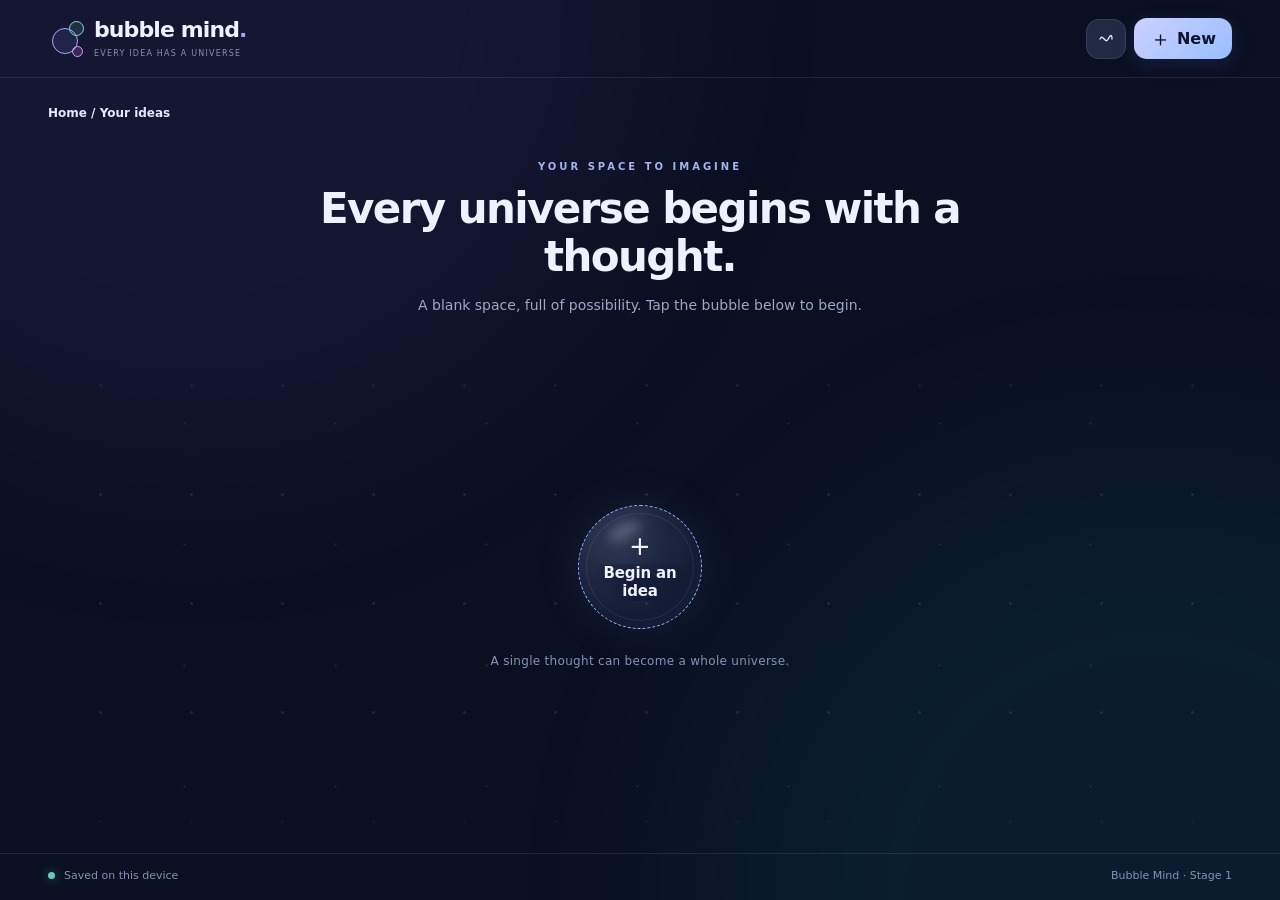
<file: index.html>
<!doctype html>
<html lang="en">
<head>
  <meta charset="utf-8">
  <meta name="viewport" content="width=device-width, initial-scale=1, viewport-fit=cover">
  <meta name="theme-color" content="#0a1021">
  <meta name="description" content="A playful, private space for ideas. Every universe begins with a thought.">
  <title>Bubble Mind — Every universe begins with a thought</title>
  <link rel="icon" href="[data-uri]" type="image/png">
  <style>
:root{--bg:#0a1021;--ink:#eef2ff;--muted:#97a3c3;--line:rgba(173,196,248,.13);--panel:rgba(20,29,53,.7);--accent:#91a7ff;--safe-bottom:env(safe-area-inset-bottom,0px);color-scheme:dark;font-family:Inter,ui-sans-serif,system-ui,-apple-system,BlinkMacSystemFont,"Segoe UI",sans-serif}*{box-sizing:border-box}html,body{margin:0;min-height:100%;background:var(--bg);color:var(--ink)}body{overflow-x:hidden}button,input,textarea{font:inherit}button{cursor:pointer}button:focus-visible,input:focus-visible,textarea:focus-visible{outline:2px solid #c1b6ff;outline-offset:3px}button:disabled{opacity:.5;cursor:not-allowed}.ambient{pointer-events:none;position:fixed;width:70vw;height:70vw;filter:blur(105px);border-radius:50%;opacity:.13;z-index:0}.ambient-one{background:#6747ad;top:-35vw;left:-20vw}.ambient-two{background:#087e92;bottom:-35vw;right:-25vw}.app-shell{position:relative;z-index:1;min-height:100dvh;display:flex;flex-direction:column;max-width:1280px;margin:0 auto}.topbar{height:78px;flex:none;display:flex;align-items:center;justify-content:space-between;gap:12px;padding:12px clamp(18px,4vw,48px);border-bottom:1px solid var(--line)}.brand{display:flex;align-items:center;gap:10px;min-width:0}.brand-symbol{position:relative;width:36px;height:36px;flex:none}.brand-symbol span{position:absolute;border:1.5px solid #9dabff;border-radius:50%;background:rgba(125,141,252,.12)}.brand-symbol span:nth-child(1){width:26px;height:26px;top:7px;left:4px}.brand-symbol span:nth-child(2){width:15px;height:15px;top:0;right:0;border-color:#85dbd0;background:rgba(88,200,190,.15)}.brand-symbol span:nth-child(3){width:11px;height:11px;bottom:0;right:1px;border-color:#d7a0ec;background:rgba(200,120,234,.2)}.brand-title{font-size:22px;line-height:1.02;font-weight:750;letter-spacing:-.9px;white-space:nowrap}.brand-period{color:#9ca8ff}.brand-sub{font-size:8px;letter-spacing:1.2px;color:#8490b1;margin-top:7px;white-space:nowrap}.top-actions{display:flex;align-items:center;gap:8px}.icon-action{width:40px;height:40px;border-radius:13px;background:rgba(255,255,255,.035);color:#aab6db;border:1px solid var(--line);display:grid;place-items:center}.icon-action svg{width:18px;height:18px;stroke:currentColor;stroke-width:1.8;fill:none;stroke-linecap:round;stroke-linejoin:round}.icon-action:hover,.icon-action.selected{background:rgba(159,172,248,.16);color:#e0e4ff}.header-create,.primary-button{border:none;color:#0e1332;background:linear-gradient(135deg,#ccd1ff,#99beff);font-weight:750;padding:11px 16px;border-radius:13px;box-shadow:0 5px 20px #677bfb24}.header-create{display:flex;align-items:center;gap:6px}.header-create span:first-child{font-size:21px;font-weight:350;line-height:18px}.main-panel{width:100%;flex:1;display:flex;flex-direction:column;padding:23px clamp(18px,4vw,48px) 0}.crumbs{min-height:24px;display:flex;flex-wrap:wrap;align-items:center;gap:8px;margin-bottom:17px;font-size:12px;color:#8e9dbd}.crumb-link{border:0;background:none;color:#98a6c6;padding:3px 2px}.crumb-link:hover{color:#e2e7ff}.crumb-divider{opacity:.5}.crumb-current{color:#e5e9ff;font-weight:600;max-width:170px;overflow:hidden;text-overflow:ellipsis;white-space:nowrap}.intro{text-align:center;margin:12px auto 2px;max-width:650px}.eyebrow{font-size:10px;font-weight:700;letter-spacing:3px;color:#a1b4ed;margin:0 0 13px}.intro h1{font-size:clamp(25px,5vw,42px);letter-spacing:-1.6px;line-height:1.14;margin:0 0 13px;font-weight:680}.intro .sub{color:#9ba8c6;line-height:1.58;font-size:14px;margin:0 auto;max-width:445px}.intro .heading-wrap{display:flex;align-items:center;gap:9px;justify-content:center}.intro .heading-wrap h1{margin:0}.mini-tool{background:rgba(166,180,250,.08);color:#b8c4e5;border:1px solid var(--line);border-radius:10px;padding:7px 9px}.intro-child{margin-top:6px}.intro-child .sub{margin-top:13px}.bubble-world{flex:1;min-height:360px;position:relative;display:flex;flex-direction:column;align-items:stretch;padding:18px 0 38px}.bubble-world::before{content:"";position:absolute;inset:0;pointer-events:none;background-image:radial-gradient(circle,#bccbff 1px,transparent 1.7px),radial-gradient(circle,#aec8db .75px,transparent 1.6px);background-size:91px 109px,151px 121px;background-position:7px 13px,61px 45px;opacity:.11;mask-image:linear-gradient(transparent 0%,black 18%,black 85%,transparent 100%)}.empty-world{flex:1;min-height:320px;display:flex;flex-direction:column;align-items:center;justify-content:center;gap:25px;position:relative}.empty-hint{font-size:12px;color:#8293b7;letter-spacing:.3px}.home-grid,.child-grid{display:grid;grid-template-columns:repeat(auto-fit,minmax(140px,1fr));gap:25px 14px;justify-items:center;align-items:center;position:relative;z-index:1}.home-grid{max-width:910px;margin:25px auto auto;width:100%;min-height:230px}.home-grid .bubble-slot{min-height:170px}.constellation{position:relative;max-width:900px;width:100%;margin:6px auto 0}.connection-lines{position:absolute;inset:0;width:100%;height:100%;pointer-events:none;z-index:0;overflow:visible}.focus-stage{position:relative;z-index:1;display:flex;align-items:center;justify-content:center;min-height:215px}.child-grid{padding-top:26px;padding-bottom:12px;min-height:150px}.child-grid .bubble-slot{min-height:150px}.bubble-slot{display:flex;justify-content:center;align-items:center;position:relative;width:100%}.bubble{position:relative;width:var(--bubble-size,124px);height:var(--bubble-size,124px);border-radius:50%;padding:17px;border:1.7px solid var(--bubble-color,#91a7ff);background:radial-gradient(circle at 34% 27%,color-mix(in srgb,var(--bubble-color,#91a7ff) 36%,transparent),color-mix(in srgb,var(--bubble-color,#91a7ff) 13%,transparent) 53%,color-mix(in srgb,var(--bubble-color,#91a7ff) 7%,transparent) 73%);box-shadow:inset 0 0 32px color-mix(in srgb,var(--bubble-color,#91a7ff) 13%,transparent),0 5px 45px color-mix(in srgb,var(--bubble-color,#91a7ff) 14%,transparent);color:#eef1ff;display:flex;align-items:center;justify-content:center;text-align:center;flex-direction:column;gap:5px;transition:box-shadow .2s,border-color .2s,filter .2s;touch-action:manipulation;z-index:2;overflow:visible}.bubble::before{content:"";position:absolute;top:15%;left:24%;width:28%;height:11%;border-radius:50%;transform:rotate(-28deg);background:rgba(255,255,255,.23);filter:blur(6px);pointer-events:none}.bubble::after{content:"";position:absolute;inset:7px;border:1px solid rgba(225,230,255,.09);border-radius:50%;pointer-events:none}.bubble:hover{filter:brightness(1.15);box-shadow:0 0 45px color-mix(in srgb,var(--bubble-color,#91a7ff) 32%,transparent)}.bubble:active{filter:brightness(1.35)}.bubble-label{position:relative;display:-webkit-box;-webkit-box-orient:vertical;-webkit-line-clamp:3;line-clamp:3;overflow:hidden;max-width:100%;word-break:break-word;font-size:clamp(12px,3.6vw,15px);font-weight:640;letter-spacing:-.15px;line-height:1.25;text-shadow:0 1px 12px #10152b}.bubble-sub{font-size:10px;color:#c8d5ed;opacity:.82;position:relative}.bubble-create{--bubble-color:#9ab5ff;width:124px;height:124px;border-style:dashed;border-width:1.5px;background:radial-gradient(circle at 32% 26%,rgba(164,188,255,.24),rgba(114,150,255,.095) 65%);box-shadow:0 0 48px #92aaff18}.bubble-create .bubble-label{font-weight:620}.bubble-create .create-plus{font-size:26px;font-weight:300;line-height:1}.bubble-floating{animation:bob var(--drift-time,6s) ease-in-out infinite;animation-delay:var(--drift-delay,0s)}.bubble-focus{--bubble-size:157px;font-size:17px}.bubble-small{--bubble-size:116px}.bubble-home{--bubble-size:136px}.bubble-edit{position:absolute;right:-11px;bottom:6px;width:33px;height:33px;border:1px solid rgba(212,220,255,.32);border-radius:50%;color:#e3e9ff;background:#293250;display:grid;place-items:center;box-shadow:0 5px 14px #070a1799;z-index:4}.bubble-edit svg{width:15px;height:15px;fill:none;stroke:currentColor;stroke-width:1.7;stroke-linecap:round;stroke-linejoin:round}.child-placeholder{display:flex;flex-direction:column;align-items:center;gap:8px;color:#9aabd1;margin:0 auto 18px;text-align:center;font-size:13px;position:relative}.floating-action-strip{display:flex;align-items:center;justify-content:center;gap:12px;flex-wrap:wrap;position:relative;margin-top:12px}.soft-button{color:#ccd8f5;border:1px solid rgba(153,175,222,.2);background:rgba(137,157,218,.08);border-radius:13px;padding:10px 14px}.soft-button:hover{background:rgba(137,157,218,.16)}.footer{display:flex;align-items:center;gap:9px;padding:15px clamp(18px,4vw,48px) calc(18px + var(--safe-bottom));border-top:1px solid var(--line);color:#8493b4;font-size:11px}.footer-right{margin-left:auto}.status-pulse{width:7px;height:7px;display:inline-block;background:#65c9b7;border-radius:50%;box-shadow:0 0 11px #65c9b77a}.overlay{position:fixed;inset:0;z-index:40;background:rgba(3,7,20,.73);backdrop-filter:blur(8px);display:flex;align-items:center;justify-content:center;padding:18px}.dialog{width:min(440px,100%);max-height:min(86dvh,760px);overflow:auto;border-radius:22px;background:linear-gradient(145deg,#202a4b,#151e38);border:1px solid rgba(195,207,255,.22);box-shadow:0 30px 100px #030510e0;padding:24px}.dialog h2,.sheet h2{margin:0;font-size:23px;letter-spacing:-.6px}.dialog .dialog-sub{font-size:13px;color:#a6b3d1;line-height:1.6;margin:9px 0 21px}.field-label{display:block;color:#d0dafa;font-size:12px;font-weight:650;margin-bottom:8px}.text-field,.note-area{background:#0e172d;border:1px solid rgba(157,180,230,.23);border-radius:12px;color:#f0f4ff;padding:13px 14px;width:100%;outline:0}.text-field:focus,.note-area:focus{border-color:#9cafff;box-shadow:0 0 0 3px #9cafff18}.colors{display:flex;gap:10px;flex-wrap:wrap;margin-top:10px}.color-choice{width:31px;height:31px;background:var(--swatch);border:3px solid #1b2645;border-radius:50%;box-shadow:0 0 0 1px #7e8ba955}.color-choice.chosen{box-shadow:0 0 0 2px white}.form-actions{display:flex;justify-content:flex-end;gap:9px;margin-top:23px}.ghost-button{background:none;border:1px solid rgba(165,180,227,.25);border-radius:12px;padding:11px 14px;color:#bfcae2}.sheet-overlay{position:fixed;inset:0;z-index:40;background:#0207149c;display:flex;justify-content:center;align-items:end;backdrop-filter:blur(3px)}.sheet{height:min(570px,88dvh);width:min(700px,100%);background:#171f39;border:1px solid rgba(165,186,234,.22);border-bottom:0;border-radius:24px 24px 0 0;box-shadow:0 -10px 70px #030610cb;padding:15px 23px calc(20px + var(--safe-bottom));display:flex;flex-direction:column;gap:15px;animation:sheet-up .24s ease-out}.sheet.full{height:100dvh;width:100%;max-width:none;border-radius:0}.sheet-handle{width:41px;height:5px;border-radius:10px;background:#53617e;margin:0 auto 1px}.sheet-toolbar{display:flex;gap:8px;align-items:center;justify-content:space-between}.sheet-buttons{display:flex;gap:7px}.sheet-icon{width:34px;height:34px;display:grid;place-items:center;border-radius:9px;background:#283352;border:1px solid #3b4968;color:#d8e3ff}.sheet-icon svg{width:18px;height:18px;stroke:currentColor;fill:none;stroke-width:1.7;stroke-linecap:round;stroke-linejoin:round}.editor-name{font-size:22px;font-weight:700;border:0;border-bottom:1px solid #3c4566;background:transparent;border-radius:0;color:white;width:100%;padding:4px 0 10px}.editor-note{flex:1;min-height:70px;resize:none;line-height:1.65;color:#e9eeff;font-size:15px;padding:15px}.sheet-footer{display:flex;align-items:center;justify-content:space-between;gap:10px;color:#8593b7;font-size:11px}.danger-button{background:none;border:0;color:#fd9baf;padding:8px;font-size:12px}.backup-options{display:grid;gap:12px}.backup-option{width:100%;border:1px solid #475574;border-radius:13px;background:#25304d;color:#e1e7ff;padding:16px;text-align:left}.backup-option b{display:block;margin-bottom:5px}.backup-option small{color:#acb9d3}.backup-note{font-size:12px;line-height:1.6;color:#a8b5d2;padding:8px 2px}.import-input{display:none}#toast{position:fixed;left:50%;bottom:calc(35px + var(--safe-bottom));transform:translate(-50%,20px);padding:11px 16px;border-radius:13px;background:#273b61;color:#f4f7ff;box-shadow:0 6px 34px #0008;z-index:70;font-size:13px;opacity:0;transition:transform .25s,opacity .25s;pointer-events:none;white-space:nowrap;max-width:90%;text-overflow:ellipsis;overflow:hidden}#toast.visible{opacity:1;transform:translate(-50%,0)}.portal{position:fixed;border-radius:50%;border:2px solid var(--portal-color,#97b7ff);background:radial-gradient(circle at 37% 28%,color-mix(in srgb,var(--portal-color,#97b7ff) 65%,white 20%),color-mix(in srgb,var(--portal-color,#97b7ff) 58%,#12203b 42%) 75%);box-shadow:0 0 100px color-mix(in srgb,var(--portal-color,#97b7ff) 40%,transparent);z-index:100;pointer-events:none;will-change:transform,opacity}.hidden{display:none!important}@keyframes bob{0%,100%{transform:translate3d(0,2px,0)}50%{transform:translate3d(0,-7px,0)}}@keyframes sheet-up{from{transform:translateY(50px);opacity:0}to{transform:translateY(0);opacity:1}}@media(min-width:750px){.intro{margin-top:19px}.bubble-world{padding-top:40px}.child-grid{grid-template-columns:repeat(4,1fr)}.home-grid{grid-template-columns:repeat(4,1fr)}.focus-stage{min-height:230px}.sheet{height:min(680px,80dvh);border-radius:24px;margin-bottom:25px;border-bottom:1px solid rgba(165,186,234,.22)}.sheet-overlay{align-items:end}}@media(max-width:440px){.topbar{height:71px}.brand-title{font-size:19px}.brand-symbol{width:30px;height:30px}.brand-sub{font-size:7px;letter-spacing:.8px}.header-create{padding:10px 12px}.icon-action{width:36px;height:36px}.top-actions{gap:5px}.main-panel{padding-top:16px}.intro h1{letter-spacing:-.8px}.home-grid,.child-grid{grid-template-columns:repeat(2,minmax(0,1fr));gap:19px 6px}.bubble-world{padding-top:19px}.bubble-home{--bubble-size:122px}.bubble-small{--bubble-size:109px}.focus-stage{min-height:193px}.child-grid{padding-top:17px}.footer-right{font-size:9px}}@media(prefers-reduced-motion:reduce){.bubble-floating{animation:none!important}*,*::after,*::before{scroll-behavior:auto!important;transition-duration:.01ms!important}}

  .preview-fallback{position:relative;z-index:50;padding:14px 18px;background:#3a2947;color:#fff;font-size:13px;line-height:1.5;text-align:center}
  .bubble-floating:active,.bubble-floating:focus-visible{animation-play-state:paused}
  </style>
  <link rel="manifest" href="./manifest.webmanifest">
  <link rel="apple-touch-icon" href="./icon-192.png">
</head>
<body>
  <div id="preview-fallback" class="preview-fallback" role="status">This is an interactive web app. If the buttons do nothing, your file preview is blocking JavaScript. Download the HTML file and open it in Chrome or use a hosted HTTPS link.</div>
  <div class="ambient ambient-one"></div><div class="ambient ambient-two"></div>
  <div id="app" class="app-shell">
    <header class="topbar">
      <div class="brand"><div class="brand-symbol" aria-hidden="true"><span></span><span></span><span></span></div><div><div class="brand-title">bubble mind<span class="brand-period">.</span></div><div class="brand-sub">EVERY IDEA HAS A UNIVERSE</div></div></div>
      <div class="top-actions">
        <button class="icon-action" id="motion-button" aria-label="Toggle floating motion" title="Toggle floating motion"><svg viewBox="0 0 24 24" aria-hidden="true"><path d="M4 12c4-8 7 8 11 0s5-4 5 0"/></svg></button>
        <button class="header-create" id="new-button"><span aria-hidden="true">＋</span><span>New</span></button>
      </div>
    </header>
    <main class="main-panel">
      <nav class="crumbs" id="crumbs" aria-label="Your current location"></nav>
      <div class="intro" id="intro"></div>
      <div class="bubble-world" id="world" aria-live="polite"></div>
    </main>
    <footer class="footer"><span class="status-pulse" aria-hidden="true"></span><span id="save-status">Saved on this device</span><span class="footer-right">Bubble Mind · Stage 1</span></footer>
  </div>
  <div id="overlay-root"></div><div id="portal-root" aria-hidden="true"></div><div id="toast" role="status" aria-live="polite"></div>
  <script>
document.getElementById('preview-fallback')?.remove();
/* Bubble Mind — Stage 1: a blank slate, floating bubbles, and navigable ideas.
   No external dependencies, accounts, AI services, or sample projects. */
(() => {
  'use strict';

  const STORAGE_KEY = 'bubble-mind-stage1-v1';
  const PALETTE = ['#9bb5ff', '#8bd8ca', '#d5a1ee', '#f0c180', '#ee9da9', '#9fce97'];
  const state = { nodes: [], motion: true, currentId: null, transition: false };
  const refs = {
    world: document.getElementById('world'),
    intro: document.getElementById('intro'),
    crumbs: document.getElementById('crumbs'),
    overlay: document.getElementById('overlay-root'),
    portal: document.getElementById('portal-root'),
    toast: document.getElementById('toast'),
    motion: document.getElementById('motion-button'),
    saveStatus: document.getElementById('save-status')
  };
  let toastTimer;
  let linesObserver;

  function element(tag, cls, text) {
    const node = document.createElement(tag);
    if (cls) node.className = cls;
    if (text !== undefined) node.textContent = text;
    return node;
  }
  function find(id) { return state.nodes.find(n => n.id === id) || null; }
  function childrenOf(id) { return state.nodes.filter(n => n.parentId === id); }
  function makeId() {
    if (globalThis.crypto && typeof crypto.randomUUID === 'function') return crypto.randomUUID();
    return 'idea-' + Date.now() + '-' + Math.random().toString(36).slice(2);
  }
  function reducedMotion() { return matchMedia('(prefers-reduced-motion: reduce)').matches; }
  function normaliseData(data) {
    if (!data || !Array.isArray(data.nodes)) return;
    const ids = new Set();
    const candidates = data.nodes.slice(0, 1500).filter(n => {
      if (!n || typeof n.id !== 'string' || !n.id || ids.has(n.id) || typeof n.title !== 'string') return false;
      ids.add(n.id);
      return true;
    });
    state.nodes = candidates.map((n, idx) => ({
      id: n.id,
      parentId: typeof n.parentId === 'string' && n.parentId !== n.id && ids.has(n.parentId) ? n.parentId : null,
      title: n.title.trim().slice(0, 80) || 'Untitled idea',
      color: PALETTE.includes(n.color) ? n.color : PALETTE[idx % PALETTE.length]
    }));
    state.motion = data.motion !== false;
  }
  function load() {
    try {
      const raw = localStorage.getItem(STORAGE_KEY);
      if (raw) normaliseData(JSON.parse(raw));
    } catch (error) {
      refs.saveStatus.textContent = 'Saving unavailable in this preview';
      console.warn('Local storage unavailable:', error);
    }
  }
  function save() {
    try {
      localStorage.setItem(STORAGE_KEY, JSON.stringify({ version: 1, nodes: state.nodes, motion: state.motion }));
      refs.saveStatus.textContent = 'Saved on this device';
    } catch (error) {
      refs.saveStatus.textContent = 'Saving unavailable in this preview';
      showToast('This preview cannot save. Open the app in Chrome from a hosted link.');
    }
  }
  function showToast(message) {
    clearTimeout(toastTimer);
    refs.toast.textContent = message;
    refs.toast.classList.add('visible');
    toastTimer = setTimeout(() => refs.toast.classList.remove('visible'), 2500);
  }
  function getPath(id) {
    const path = [];
    let node = find(id);
    const visited = new Set();
    while (node && !visited.has(node.id)) {
      visited.add(node.id);
      path.unshift(node);
      node = find(node.parentId);
    }
    return path;
  }
  function actionButton(label, cls, handler) {
    const button = element('button', cls, label);
    button.type = 'button';
    button.addEventListener('click', handler);
    return button;
  }

  function renderCrumbs() {
    refs.crumbs.replaceChildren();
    const path = getPath(state.currentId);
    if (!path.length) {
      refs.crumbs.append(element('span', 'crumb-current', 'Home / Your ideas'));
      return;
    }
    const home = actionButton('Home', 'crumb-link', () => navigateTo(null, { backward: true }));
    refs.crumbs.append(home);
    for (const [index, node] of path.entries()) {
      refs.crumbs.append(element('span', 'crumb-divider', '›'));
      if (index === path.length - 1) {
        refs.crumbs.append(element('span', 'crumb-current', node.title));
      } else {
        refs.crumbs.append(actionButton(node.title, 'crumb-link', () => navigateTo(node.id, { backward: true })));
      }
    }
  }
  function renderIntro() {
    refs.intro.replaceChildren();
    const current = find(state.currentId);
    const label = current ? 'EXPLORE YOUR IDEA' : 'YOUR SPACE TO IMAGINE';
    const title = current ? current.title : (state.nodes.length ? 'Your ideas, in motion.' : 'Every universe begins with a thought.');
    const summary = current ? 'Step into another bubble, or start a new thought inside this one.'
      : state.nodes.length ? 'Tap a bubble to step inside. Every idea can grow into its own universe.'
        : 'A blank space, full of possibility. Tap the bubble below to begin.';
    refs.intro.append(element('p', 'eyebrow', label));
    refs.intro.append(element('h1', '', title));
    refs.intro.append(element('p', 'sub', summary));
  }

  function makeBubble(node, options = {}) {
    const size = options.size || '';
    const slot = element('div', 'bubble-slot');
    const bubble = actionButton('', 'bubble ' + size + (state.motion ? ' bubble-floating' : ''), () => navigateTo(node.id, { origin: bubble }));
    bubble.style.setProperty('--bubble-color', node.color);
    bubble.style.setProperty('--drift-time', `${5.8 + (node.title.length % 4) * .55}s`);
    bubble.style.setProperty('--drift-delay', `-${(node.title.length % 6) * .7}s`);
    bubble.setAttribute('aria-label', `Enter ${node.title}`);
    bubble.append(element('span', 'bubble-label', node.title));
    const num = childrenOf(node.id).length;
    if (num) bubble.append(element('span', 'bubble-sub', `${num} ${num === 1 ? 'thought' : 'thoughts'}`));
    slot.append(bubble);
    if (options.editable !== false) {
      const edit = element('button', 'bubble-edit');
      edit.type = 'button';
      edit.setAttribute('aria-label', `Rename or remove ${node.title}`);
      edit.title = 'Rename or remove';
      edit.innerHTML = '<svg viewBox="0 0 24 24" aria-hidden="true"><path d="M12 19h8M4 17.5V20h3.5L19.4 8.1a2.1 2.1 0 0 0-3-3L4 16.5z"/></svg>';
      edit.addEventListener('click', () => openEdit(node.id));
      slot.append(edit);
    }
    return slot;
  }
  function makeCreateBubble(parentId, small = false) {
    const slot = element('div', 'bubble-slot');
    const bubble = actionButton('', 'bubble bubble-create ' + (small ? 'bubble-small ' : '') + (state.motion ? 'bubble-floating' : ''), () => openCreate(parentId));
    bubble.setAttribute('aria-label', 'Begin a new idea');
    bubble.append(element('span', 'create-plus', '+'));
    bubble.append(element('span', 'bubble-label', parentId ? 'Add a thought' : 'Begin an idea'));
    slot.append(bubble);
    return slot;
  }
  function renderHome() {
    if (!state.nodes.length) {
      const area = element('div', 'empty-world');
      area.append(makeCreateBubble(null));
      area.append(element('div', 'empty-hint', 'A single thought can become a whole universe.'));
      refs.world.append(area);
      return;
    }
    const grid = element('div', 'home-grid');
    childrenOf(null).forEach(node => grid.append(makeBubble(node, { size: 'bubble-home' })));
    grid.append(makeCreateBubble(null, true));
    refs.world.append(grid);
  }
  function renderInside() {
    const here = find(state.currentId);
    if (!here) { state.currentId = null; renderHome(); return; }
    const constellation = element('section', 'constellation');
    constellation.setAttribute('aria-label', `Inside ${here.title}`);
    const svg = document.createElementNS('http://www.w3.org/2000/svg', 'svg');
    svg.classList.add('connection-lines');
    svg.setAttribute('aria-hidden', 'true');
    constellation.append(svg);
    const focusStage = element('div', 'focus-stage');
    const current = element('div', 'bubble bubble-focus' + (state.motion ? ' bubble-floating' : ''));
    current.style.setProperty('--bubble-color', here.color);
    current.append(element('span', 'bubble-label', here.title));
    current.append(element('span', 'bubble-sub', 'YOU ARE HERE'));
    focusStage.append(current);
    constellation.append(focusStage);

    const kids = childrenOf(here.id);
    if (!kids.length) {
      const hint = element('div', 'child-placeholder');
      hint.append(element('span', '', 'A new world can start here.'));
      constellation.append(hint);
      const empty = element('div', 'empty-world');
      empty.style.minHeight = '175px';
      empty.append(makeCreateBubble(here.id));
      constellation.append(empty);
    } else {
      const grid = element('div', 'child-grid');
      kids.forEach(node => grid.append(makeBubble(node, { size: 'bubble-small' })));
      grid.append(makeCreateBubble(here.id, true));
      constellation.append(grid);
    }
    const tools = element('div', 'floating-action-strip');
    tools.append(actionButton('← Back one level', 'soft-button', () => navigateTo(here.parentId, { backward: true })));
    tools.append(actionButton('Rename this idea', 'soft-button', () => openEdit(here.id)));
    constellation.append(tools);
    refs.world.append(constellation);
    if (linesObserver) linesObserver.disconnect();
    const draw = () => drawLines(constellation, svg);
    requestAnimationFrame(draw);
    if (typeof ResizeObserver !== 'undefined') {
      linesObserver = new ResizeObserver(draw);
      linesObserver.observe(constellation);
    }
  }
  function drawLines(container, svg) {
    if (!container.isConnected) return;
    const root = container.getBoundingClientRect();
    const centre = container.querySelector('.bubble-focus');
    if (!centre) return;
    const first = centre.getBoundingClientRect();
    const x1 = first.left + first.width / 2 - root.left;
    const y1 = first.top + first.height / 2 - root.top;
    const lineData = [];
    container.querySelectorAll('.child-grid .bubble:not(.bubble-create)').forEach(bubble => {
      const dest = bubble.getBoundingClientRect();
      lineData.push([dest.left + dest.width / 2 - root.left, dest.top + dest.height / 2 - root.top]);
    });
    svg.setAttribute('viewBox', `0 0 ${Math.max(1, root.width)} ${Math.max(1, root.height)}`);
    svg.replaceChildren();
    lineData.forEach(([x2, y2]) => {
      const line = document.createElementNS('http://www.w3.org/2000/svg', 'line');
      for (const [k, v] of Object.entries({ x1, y1, x2, y2, stroke: '#8da5df', 'stroke-width': '1.6', 'stroke-opacity': '.38' })) line.setAttribute(k, String(v));
      svg.append(line);
    });
  }
  function render() {
    if (linesObserver) linesObserver.disconnect();
    refs.motion.classList.toggle('selected', state.motion);
    refs.motion.setAttribute('aria-pressed', String(state.motion));
    refs.motion.title = state.motion ? 'Turn floating off' : 'Turn floating on';
    renderCrumbs();
    renderIntro();
    refs.world.replaceChildren();
    state.currentId ? renderInside() : renderHome();
  }

  async function portalTransition(origin, destinationId, backward) {
    if (state.transition) return;
    state.transition = true;
    const animate = !reducedMotion();
    const original = origin?.getBoundingClientRect?.();
    const duration = 410;
    if (!animate || (!original && !backward)) {
      state.currentId = destinationId;
      render();
      state.transition = false;
      return;
    }
    const colour = origin?.style?.getPropertyValue('--bubble-color') || '#9bb5ff';
    const circle = element('div', 'portal');
    circle.style.setProperty('--portal-color', colour);
    refs.portal.append(circle);
    try {
      if (!backward && original) {
        const cx = innerWidth / 2, cy = innerHeight / 2;
        const scale = Math.max(innerWidth / original.width, innerHeight / original.height) * 2.3;
        circle.style.left = `${original.left}px`;
        circle.style.top = `${original.top}px`;
        circle.style.width = `${original.width}px`;
        circle.style.height = `${original.height}px`;
        const animation = circle.animate([
          { transform: 'translate(0, 0) scale(1)', opacity: 1 },
          { transform: `translate(${cx - original.left - original.width / 2}px, ${cy - original.top - original.height / 2}px) scale(${scale})`, opacity: 1 }
        ], { duration, easing: 'cubic-bezier(.2,.8,.2,1)', fill: 'forwards' });
        await animation.finished;
        state.currentId = destinationId;
        render();
      } else {
        // Render the destination behind a full-screen portal, then shrink into its bubble.
        state.currentId = destinationId;
        render();
        const target = destinationId === null
          ? refs.world.querySelector('.bubble-home') || refs.world.querySelector('.bubble-create')
          : refs.world.querySelector('.bubble-focus');
        const rect = target?.getBoundingClientRect();
        if (rect) {
          const radius = Math.max(innerWidth, innerHeight) * 1.7;
          const big = radius * 2;
          circle.style.width = `${big}px`;
          circle.style.height = `${big}px`;
          circle.style.left = `${rect.left + rect.width / 2 - radius}px`;
          circle.style.top = `${rect.top + rect.height / 2 - radius}px`;
          const scale = rect.width / big;
          await circle.animate([
            { transform: 'scale(1)', opacity: 1 },
            { transform: `scale(${scale})`, opacity: .8 }
          ], { duration, easing: 'cubic-bezier(.3,.0,.15,1)', fill: 'forwards' }).finished;
        }
      }
      await circle.animate([{ opacity: 1 }, { opacity: 0 }], { duration: 140, fill: 'forwards' }).finished;
    } catch (error) {
      state.currentId = destinationId;
      render();
    } finally {
      circle.remove();
      state.transition = false;
    }
  }
  function navigateTo(id, options = {}) {
    if (state.transition || id === state.currentId) return;
    if (id !== null && !find(id)) return;
    const backward = !!options.backward;
    const origin = options.origin || (backward ? refs.world.querySelector('.bubble-focus') : null);
    history.pushState({ bubbleMind: true, id }, '');
    void portalTransition(origin, id, backward);
  }

  function closeOverlay() {
    refs.overlay.replaceChildren();
    document.body.classList.remove('dialog-open');
  }
  function openDialog(title, description, builder) {
    closeOverlay();
    const wrap = element('div', 'overlay');
    wrap.addEventListener('mousedown', evt => { if (evt.target === wrap) closeOverlay(); });
    const dialog = element('div', 'dialog');
    dialog.setAttribute('role', 'dialog');
    dialog.setAttribute('aria-modal', 'true');
    const heading = element('h2', '', title);
    heading.id = 'dialog-title';
    dialog.setAttribute('aria-labelledby', heading.id);
    dialog.append(heading);
    dialog.append(element('p', 'dialog-sub', description));
    builder(dialog);
    wrap.append(dialog);
    refs.overlay.append(wrap);
    document.body.classList.add('dialog-open');
    dialog.querySelector('input')?.focus();
  }
  function fieldInput(name, value = '') {
    const label = element('label', 'field-label', name);
    label.setAttribute('for', 'bubble-name');
    const input = element('input', 'text-field');
    input.id = 'bubble-name';
    input.maxLength = 80;
    input.required = true;
    input.autocomplete = 'off';
    input.placeholder = 'Give your thought a name';
    input.value = value;
    return { label, input };
  }
  function openCreate(parentId) {
    if (state.transition) return;
    const parent = find(parentId);
    openDialog(parent ? 'Start a new thought' : 'Begin an idea',
      parent ? `This bubble will live inside “${parent.title}”.` : 'Give your idea a name. You can explore it once it appears.', dialog => {
        const form = element('form');
        const { label, input } = fieldInput('Idea name');
        form.append(label, input);
        const actions = element('div', 'form-actions');
        actions.append(actionButton('Cancel', 'ghost-button', closeOverlay));
        const create = element('button', 'primary-button', 'Create bubble');
        create.type = 'submit';
        actions.append(create);
        form.append(actions);
        form.addEventListener('submit', event => {
          event.preventDefault();
          const title = input.value.trim();
          if (!title) { input.focus(); return; }
          state.nodes.push({ id: makeId(), parentId, title, color: PALETTE[state.nodes.length % PALETTE.length] });
          save();
          closeOverlay();
          render();
          showToast(`Created “${title}”`);
        });
        dialog.append(form);
      });
  }
  function descendants(id) {
    const ids = new Set([id]);
    let previousSize = 0;
    while (ids.size !== previousSize) {
      previousSize = ids.size;
      for (const node of state.nodes) if (ids.has(node.parentId)) ids.add(node.id);
    }
    return ids;
  }
  function openEdit(id) {
    const node = find(id);
    if (!node) return;
    openDialog('Rename your idea', 'Change the bubble name, or remove this test idea.', dialog => {
      const form = element('form');
      const { label, input } = fieldInput('Idea name', node.title);
      form.append(label, input);
      const actions = element('div', 'form-actions');
      actions.append(actionButton('Cancel', 'ghost-button', closeOverlay));
      const submit = element('button', 'primary-button', 'Save name');
      submit.type = 'submit';
      actions.append(submit);
      form.append(actions);
      form.addEventListener('submit', event => {
        event.preventDefault();
        const newName = input.value.trim();
        if (!newName) return;
        node.title = newName;
        save();
        closeOverlay();
        render();
        showToast('Bubble renamed');
      });
      dialog.append(form);
      const deleteButton = actionButton('Remove this bubble', 'danger-button', () => {
        const ids = descendants(id);
        if (!confirm(`Remove “${node.title}” and all ${ids.size - 1} nested thoughts? This cannot be undone.`)) return;
        state.nodes = state.nodes.filter(n => !ids.has(n.id));
        if (ids.has(state.currentId)) state.currentId = node.parentId;
        save();
        closeOverlay();
        render();
        showToast('Bubble removed');
      });
      deleteButton.style.marginTop = '12px';
      dialog.append(deleteButton);
    });
  }

  refs.motion.addEventListener('click', () => {
    state.motion = !state.motion;
    save();
    render();
    showToast(state.motion ? 'Floating enabled' : 'Floating paused');
  });
  document.getElementById('new-button').addEventListener('click', () => openCreate(state.currentId));
  document.addEventListener('keydown', event => {
    if (event.key !== 'Escape') return;
    if (refs.overlay.childElementCount) closeOverlay();
    else if (state.currentId !== null) navigateTo(find(state.currentId)?.parentId ?? null, { backward: true });
  });
  window.addEventListener('popstate', event => {
    const id = event.state?.bubbleMind ? event.state.id : null;
    if (id === state.currentId) return;
    const target = id !== null && find(id) ? id : null;
    void portalTransition(refs.world.querySelector('.bubble-focus'), target, true);
  });

  load();
  // On every fresh launch start at Home, even if the user closed the app deep inside an idea.
  history.replaceState({ bubbleMind: true, id: null }, '');
  render();
  if ('serviceWorker' in navigator && (location.protocol === 'https:' || location.hostname === 'localhost')) {
    window.addEventListener('load', () => navigator.serviceWorker.register('./sw.js').catch(() => {}));
  }
})();

  </script>
</body>
</html>
</file>
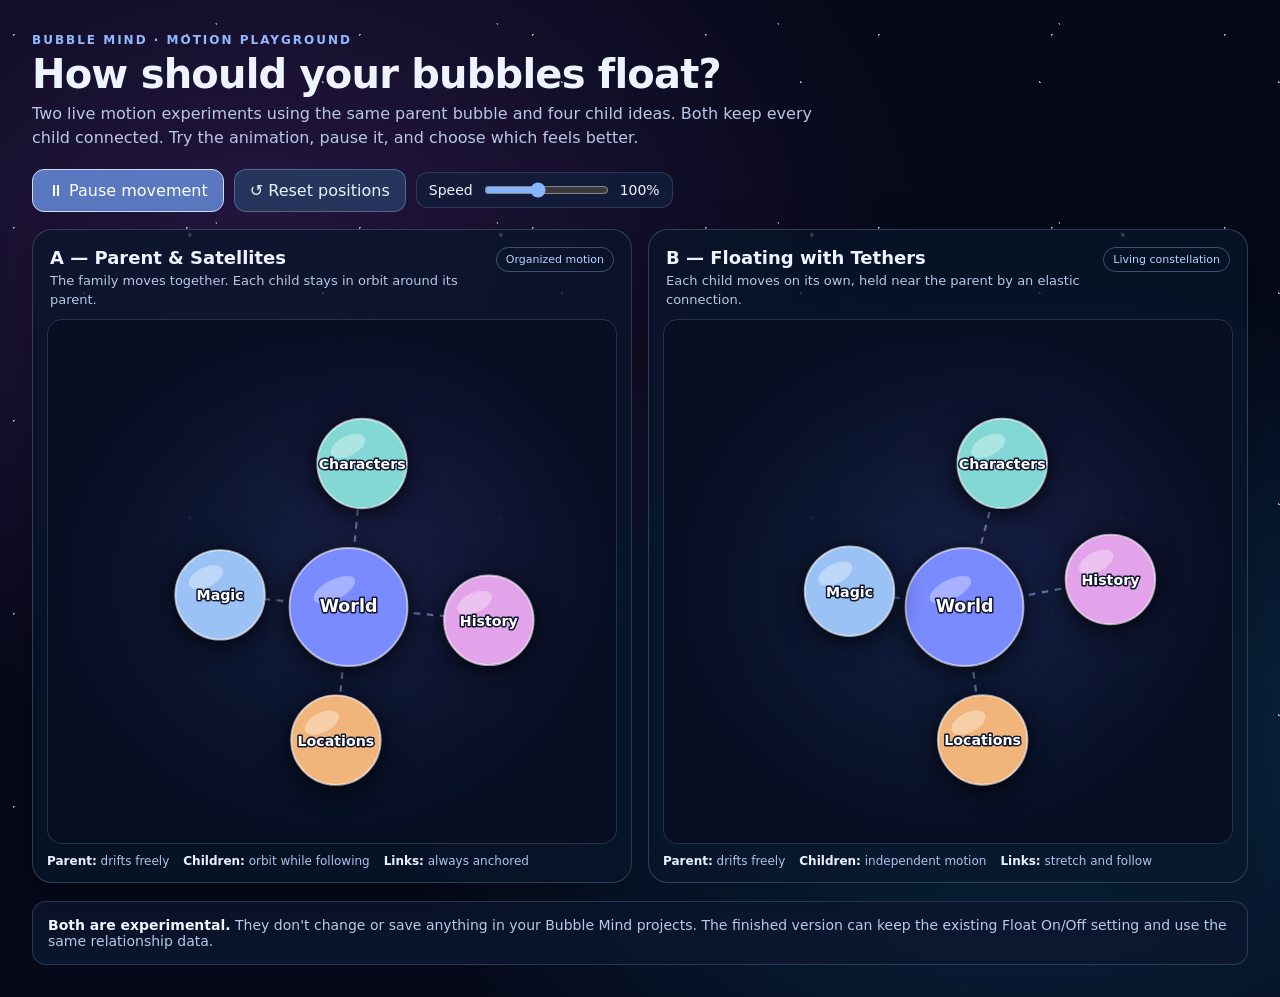
<file: motion-lab/index.html>
<!doctype html>
<html lang="en">
<head>
<meta charset="utf-8"><meta name="viewport" content="width=device-width,initial-scale=1,viewport-fit=cover">
<meta name="theme-color" content="#080f24">
<title>Bubble Mind — Floating Motion Lab</title>
<style>
:root{font-family:system-ui,-apple-system,"Segoe UI",sans-serif;color:#eef4ff;background:#050919}
*{box-sizing:border-box}html,body{margin:0;min-height:100%;overflow-x:hidden}
body{background:radial-gradient(ellipse at 20% 25%,#5429796a,transparent 46%),radial-gradient(ellipse at 80% 74%,#116ca45b,transparent 45%),#050919}
body:before{content:"";position:fixed;inset:0;pointer-events:none;background-image:radial-gradient(1px 1px at 8% 18%,#fff 90%,transparent),radial-gradient(1px 1px at 35% 39%,#fff 90%,transparent),radial-gradient(1px 1px at 77% 12%,#c6d7ff 90%,transparent),radial-gradient(2px 2px at 61% 83%,#fff 90%,transparent);background-size:173px 193px,239px 211px,281px 199px,311px 283px;opacity:.65}
main{max-width:1320px;margin:auto;padding:clamp(12px,3vw,32px);position:relative}
h1{font-size:clamp(24px,4vw,40px);letter-spacing:-.8px;margin:2px 0 5px}p{color:#b9c7e6;line-height:1.45}
.kicker{font-size:12px;letter-spacing:2px;font-weight:700;color:#92b9ff;margin:0}
.sub{margin:5px 0 20px;max-width:800px}
.controls{display:flex;align-items:center;gap:10px;flex-wrap:wrap;margin-bottom:17px}
button{cursor:pointer;border:1px solid #aec8ff55;color:#e8f2ff;background:#26355b;border-radius:12px;padding:11px 15px;font:inherit;min-height:43px}
button:focus-visible,input:focus-visible{outline:3px solid #aaccff;outline-offset:2px}
button[aria-pressed=true]{background:#5a78c0;color:white;border-color:#d0ddff}
.speed{display:flex;align-items:center;gap:9px;background:#121f3bcc;border:1px solid #a0b6e633;border-radius:12px;padding:7px 12px;font-size:14px}
.speed input{width:125px;accent-color:#86b6ff}
.tabs{display:none}
.grid{display:grid;grid-template-columns:repeat(2,minmax(0,1fr));gap:16px}
.card{border:1px solid #9aafd044;border-radius:20px;background:#09162bbd;padding:14px;min-width:0;box-shadow:0 12px 40px #0004}
.card header{display:flex;justify-content:space-between;gap:10px;align-items:start;padding:3px 3px 10px}
.card h2{font-size:18px;margin:0}.card header p{margin:4px 0 0;font-size:13px}
.tag{white-space:nowrap;border:1px solid #9ab5e85e;border-radius:20px;padding:5px 9px;color:#b5d1ff;font-size:11px}
.scene{height:clamp(340px,45vw,525px);position:relative;overflow:hidden;border-radius:15px;border:1px solid #829ec441;background:radial-gradient(ellipse at center,#212c5d77,#070e22 73%),radial-gradient(circle at 80% 30%,#562b8a56,transparent 50%);touch-action:pan-y}
.scene svg{display:block;width:100%;height:100%;overflow:visible}
.scene text{font-family:system-ui,sans-serif;font-weight:650;fill:#fff;text-anchor:middle;pointer-events:none;paint-order:stroke;stroke:#10172e;stroke-width:2.7;stroke-linejoin:round}
.scene .wire{fill:none;stroke:#9dbaff;stroke-width:2;stroke-opacity:.59;stroke-dasharray:6 6}
.scene .orb{stroke:#fff9;stroke-width:1.7;filter:drop-shadow(0 4px 12px #000c)}
.legend{display:flex;flex-wrap:wrap;gap:7px 14px;font-size:12px;color:#aec4eb;margin-top:10px}
.legend b{color:#eaf2ff}
.foot{margin-top:18px;padding:15px;border-radius:14px;border:1px solid #92b3e83a;background:#0c1830c7;color:#b8c9e7;font-size:14px}
.foot strong{color:#f1f5ff}
@media(max-width:780px){
 .tabs{display:flex;gap:8px;margin-bottom:13px}
 .tabs button{flex:1;font-size:13px;padding:8px 9px}
 .grid{display:block}
 .card{display:none}.card.active{display:block}
 .scene{height:clamp(380px,63dvh,590px)}
 .card h2{font-size:16px}
 .card header p{font-size:12px}
 .tag{display:none}
}
@media(prefers-reduced-motion:reduce){body{scroll-behavior:auto}}
</style>
</head>
<body><main>
<p class="kicker">BUBBLE MIND · MOTION PLAYGROUND</p>
<h1>How should your bubbles float?</h1>
<p class="sub">Two live motion experiments using the same parent bubble and four child ideas. Both keep every child connected. Try the animation, pause it, and choose which feels better.</p>
<div class="controls">
<button id="play" type="button" aria-pressed="true">⏸ Pause movement</button>
<button id="reset" type="button">↺ Reset positions</button>
<label class="speed">Speed <input id="speed" type="range" min="25" max="200" value="100" step="5" aria-label="Motion speed"><output id="speedLabel">100%</output></label>
</div>
<div class="tabs" role="group" aria-label="Compare modes"><button id="tabA" aria-pressed="true">A — Satellites</button><button id="tabB" aria-pressed="false">B — Tethers</button></div>
<div class="grid">
<section class="card active" id="cardA">
<header><div><h2>A — Parent &amp; Satellites</h2><p>The family moves together. Each child stays in orbit around its parent.</p></div><span class="tag">Organized motion</span></header>
<div class="scene"><svg id="svgA" viewBox="0 0 520 440" role="img" aria-label="A parent bubble glides around with its children orbiting around it"></svg></div>
<div class="legend"><span><b>Parent:</b> drifts freely</span><span><b>Children:</b> orbit while following</span><span><b>Links:</b> always anchored</span></div>
</section>
<section class="card" id="cardB">
<header><div><h2>B — Floating with Tethers</h2><p>Each child moves on its own, held near the parent by an elastic connection.</p></div><span class="tag">Living constellation</span></header>
<div class="scene"><svg id="svgB" viewBox="0 0 520 440" role="img" aria-label="A parent bubble drifts and its children independently float within tether lengths"></svg></div>
<div class="legend"><span><b>Parent:</b> drifts freely</span><span><b>Children:</b> independent motion</span><span><b>Links:</b> stretch and follow</span></div>
</section>
</div>
<div class="foot"><strong>Both are experimental.</strong> They don't change or save anything in your Bubble Mind projects. The finished version can keep the existing Float On/Off setting and use the same relationship data.</div>
</main>
<script>
(()=>{
'use strict';
const NS='http://www.w3.org/2000/svg';
const svgNode=(tag,attrs={})=>{const e=document.createElementNS(NS,tag);for(const [k,v] of Object.entries(attrs))e.setAttribute(k,String(v));return e};
const labels=['World','Characters','History','Locations','Magic'];
const fills=['#7a8aff','#83d7d4','#e2a3ea','#f1b57b','#9ac2f4'];
const v=[{x:0,y:0},{x:0,y:-126},{x:125,y:0},{x:0,y:126},{x:-125,y:0}];
function scene(el){
 const svg=document.getElementById(el),edges=[],nodes=[];
 for(let i=1;i<5;i++){const line=svgNode('line',{class:'wire'});svg.append(line);edges.push(line)}
 for(let i=0;i<5;i++){const g=svgNode('g');const circle=svgNode('circle',{class:'orb',r:i===0?54:41,fill:fills[i]});
 const shine=svgNode('ellipse',{cx:-13,cy:-16,rx:i===0?21:17,ry:9,fill:'#ffffff55',transform:'rotate(-27 -13 -16)'});
 const text=svgNode('text',{'font-size':i===0?16:13,y:5});text.textContent=labels[i];
 g.append(circle,shine,text);svg.append(g);nodes.push(g)}
 return {svg,nodes,edges};
}
const a=scene('svgA'),b=scene('svgB');
const parentAt=t=>({x:260+27*Math.sin(t*.27)+16*Math.sin(t*.47),y:220+24*Math.sin(t*.23+1.1)});
let running=true,rate=1,seconds=0,last=0,frame=0;
function frameScene(mode,t,scene){
 const p=parentAt(t),positions=[p];
 for(let i=1;i<5;i++){
  if(mode==='A'){
   const angle=(i-1)*Math.PI/2-Math.PI/2+t*.09;
   const radius=125+7*Math.sin(t*.5+i);
   positions.push({x:p.x+Math.cos(angle)*radius,y:p.y+Math.sin(angle)*radius});
  }else{
   const origin=v[i],angle=Math.atan2(origin.y,origin.x);
   const rad=110+22*Math.sin(t*(.25+i*.045)+i*.8);
   const sway=.24*Math.sin(t*(.39+i*.095)+i*1.6);
   positions.push({x:p.x+Math.cos(angle+sway)*rad+8*Math.sin(t*.5+i),
                   y:p.y+Math.sin(angle+sway)*rad+8*Math.cos(t*.45+i*1.7)});
  }
 }
 // The designed motion stays well inside the scene, maintaining every link.
 for(let i=1;i<5;i++){
  const q=positions[i],wire=scene.edges[i-1];
  wire.setAttribute('x1',p.x.toFixed(1));wire.setAttribute('y1',p.y.toFixed(1));
  wire.setAttribute('x2',q.x.toFixed(1));wire.setAttribute('y2',q.y.toFixed(1));
 }
 for(let i=0;i<5;i++)scene.nodes[i].setAttribute('transform','translate('+positions[i].x.toFixed(2)+' '+positions[i].y.toFixed(2)+')');
}
function tick(now){
 if(!last)last=now;
 if(running)seconds+=Math.min(.05,(now-last)/1000)*rate;
 last=now;frameScene('A',seconds,a);frameScene('B',seconds,b);
 frame=requestAnimationFrame(tick);
}
function updatePlay(){const button=document.getElementById('play');button.textContent=running?'⏸ Pause movement':'▶ Resume movement';button.setAttribute('aria-pressed',String(running))}
document.getElementById('play').addEventListener('click',()=>{running=!running;last=0;updatePlay()});
document.getElementById('reset').addEventListener('click',()=>{seconds=0;frameScene('A',0,a);frameScene('B',0,b)});
document.getElementById('speed').addEventListener('input',e=>{rate=Number(e.target.value)/100;document.getElementById('speedLabel').textContent=e.target.value+'%'});
function tab(mode){
 document.getElementById('cardA').classList.toggle('active',mode==='A');
 document.getElementById('cardB').classList.toggle('active',mode==='B');
 document.getElementById('tabA').setAttribute('aria-pressed',String(mode==='A'));
 document.getElementById('tabB').setAttribute('aria-pressed',String(mode==='B'));
}
document.getElementById('tabA').addEventListener('click',()=>tab('A'));
document.getElementById('tabB').addEventListener('click',()=>tab('B'));
document.addEventListener('visibilitychange',()=>{last=0});
frame=requestAnimationFrame(tick);
})();
</script>
</body></html>
</file>
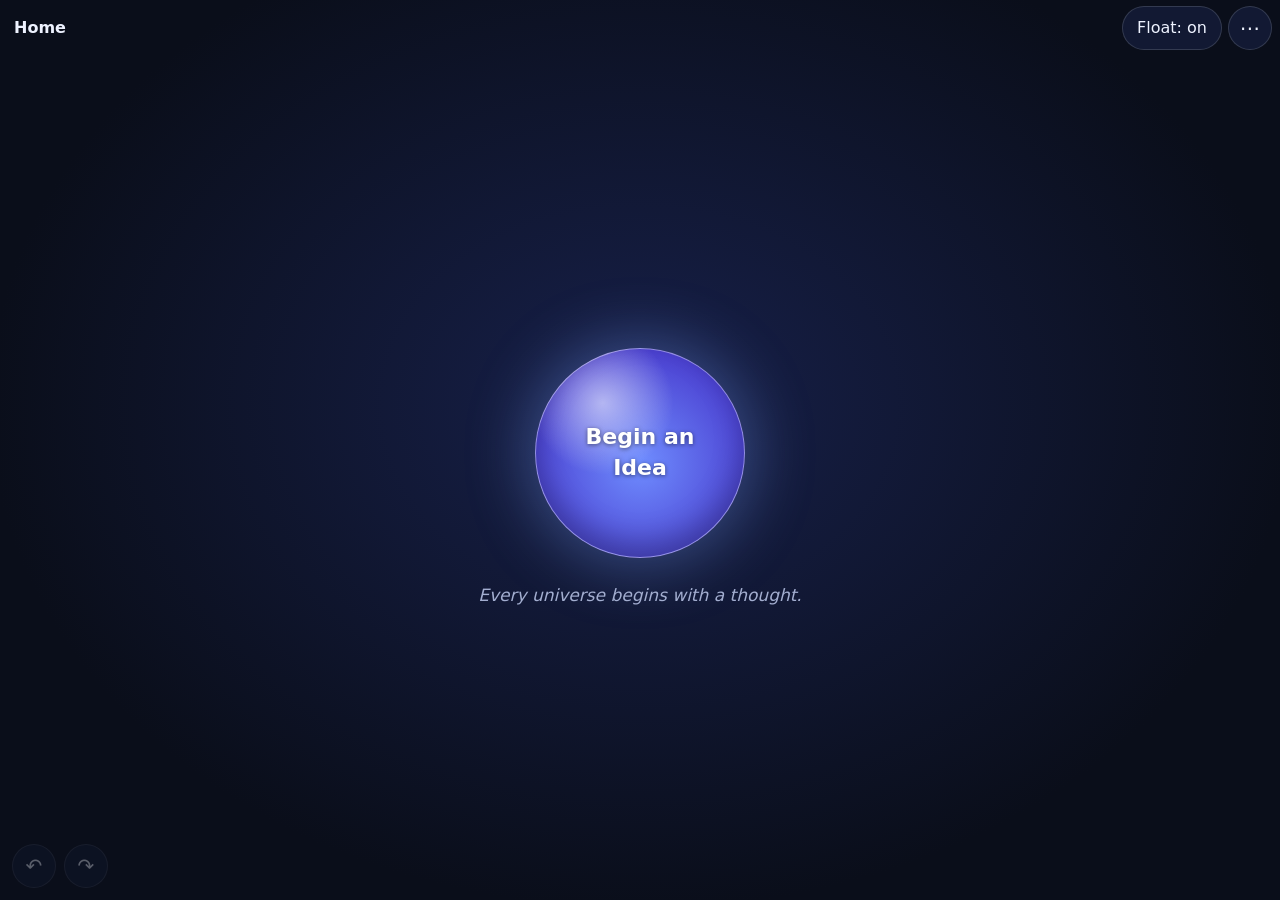
<file: original/index.html>
<!doctype html>
<html lang='en' data-theme='dark'>
<head>
<meta charset='utf-8'>
<meta name='viewport' content='width=device-width,initial-scale=1,viewport-fit=cover,interactive-widget=resizes-content'>
<meta name='theme-color' content='#0a0e1a'>
<meta name='description' content='Bubble Mind - explore your ideas as floating bubbles.'>
<title>Bubble Mind</title>
<style>
:root{--bg:#0a0e1a;--bg2:#17204a;--fg:#eef2ff;--muted:#a3aed0;--panel:#151d3a;--line:rgba(255,255,255,.14);--accent:#7aa2ff}
[data-theme=light]{--bg:#f1f4ff;--bg2:#dfe6ff;--fg:#10162b;--muted:#4a5476;--panel:#ffffff;--line:rgba(0,0,0,.16);--accent:#3b5bdb}
*{box-sizing:border-box;-webkit-tap-highlight-color:transparent}
[hidden]{display:none!important}
html,body{margin:0;height:100%;overflow:hidden;overscroll-behavior:none;background:var(--bg);color:var(--fg);font:16px/1.4 system-ui,-apple-system,Segoe UI,Roboto,sans-serif}
body{-webkit-user-select:none;user-select:none;-webkit-touch-callout:none}
input,textarea{-webkit-user-select:text;user-select:text}
button{font:inherit;color:inherit;cursor:pointer}
#app{position:fixed;inset:0}
#main{position:absolute;inset:0;display:flex;flex-direction:column;padding:0 env(safe-area-inset-right) 0 env(safe-area-inset-left);background:radial-gradient(ellipse at 50% 45%,var(--bg2) 0,var(--bg) 72%)}
.top{display:flex;align-items:center;gap:6px;padding:calc(env(safe-area-inset-top) + 6px) 8px 6px;z-index:5}
#crumbs{flex:1;min-width:0;display:flex;align-items:center;gap:2px;overflow:hidden;white-space:nowrap}
.crumb{background:none;border:0;padding:10px 6px;min-height:44px;max-width:34vw;overflow:hidden;text-overflow:ellipsis;color:var(--muted);border-radius:10px;display:inline-block;line-height:24px}
.crumb.current{color:var(--fg);font-weight:600;cursor:default}
.sep{color:var(--muted);opacity:.6}
.icon,.pill{min-width:44px;min-height:44px;border:1px solid var(--line);background:color-mix(in srgb,var(--panel) 80%,transparent);border-radius:22px;padding:0 14px}
.icon{padding:0;font-size:20px}
.icon:disabled{opacity:.35}
.pill[aria-pressed=false]{opacity:.7}
.pill.small{min-height:40px;font-size:14px}
button:focus-visible,input:focus-visible,textarea:focus-visible,.bubble:focus-visible .bubble__inner,.core:focus-visible{outline:3px solid var(--accent);outline-offset:2px}
#stage{position:relative;flex:1;overflow:hidden;touch-action:none}
.layer{position:absolute;inset:0;touch-action:none;will-change:transform,opacity}
.layer.frozen{pointer-events:none}
.world{position:absolute;left:50%;top:50%;width:0;height:0;will-change:transform}
.links{position:absolute;left:0;top:0;overflow:visible;pointer-events:none}
.bubble{position:absolute;left:0;top:0;border-radius:50%;cursor:pointer;touch-action:none;will-change:transform}
.bubble__inner{position:relative;width:100%;height:100%;border-radius:50%;display:grid;place-items:center;padding:12%;text-align:center;background:radial-gradient(circle at 50% 55%,color-mix(in srgb,var(--c) 88%,#fff) 0,var(--c) 55%,color-mix(in srgb,var(--c) 78%,#000) 100%);border:1px solid rgba(255,255,255,.4);box-shadow:inset 0 -10px 20px rgba(0,0,0,.18),inset 0 8px 16px rgba(255,255,255,.3),0 8px 26px color-mix(in srgb,var(--c) 38%,transparent);transition:transform .16s ease,box-shadow .16s ease}
.bubble.pop .bubble__inner{animation:pop .5s cubic-bezier(.2,1.25,.4,1) backwards;animation-delay:var(--d,0ms)}
.bubble__inner::after{content:'';position:absolute;left:20%;top:12%;width:34%;height:20%;border-radius:50%;background:linear-gradient(rgba(255,255,255,.7),rgba(255,255,255,0));transform:rotate(-28deg);pointer-events:none}
@keyframes pop{from{transform:scale(.4);opacity:0}to{transform:scale(1);opacity:1}}
.bubble.is-pressed .bubble__inner{transform:scale(.93)}
.bubble.is-dragging .bubble__inner{transform:scale(1.07);box-shadow:inset 0 -10px 20px rgba(0,0,0,.18),inset 0 8px 16px rgba(255,255,255,.3),0 18px 40px rgba(0,0,0,.4)}
.bubble.hl .bubble__inner{box-shadow:0 0 0 3px #fff,0 0 28px 6px color-mix(in srgb,var(--c) 70%,transparent)}
.bubble.linked .bubble__inner{box-shadow:0 0 0 3px rgba(255,255,255,.65),0 0 20px 3px color-mix(in srgb,var(--c) 55%,transparent)}
.badge{position:absolute;top:-6px;right:-6px;min-width:26px;height:26px;padding:0 6px;border-radius:13px;background:var(--panel);color:var(--fg);border:1px solid var(--line);font-size:12px;font-weight:700;display:grid;place-items:center;pointer-events:none;box-shadow:0 2px 8px rgba(0,0,0,.35)}
.bubble__label,.clamp{display:-webkit-box;-webkit-line-clamp:3;-webkit-box-orient:vertical;overflow:hidden;overflow-wrap:anywhere;line-height:1.15;pointer-events:none}
.bubble__label{font-size:var(--fs,16px);font-weight:650}
.bubble[data-tone=light] .bubble__label{color:#fff;text-shadow:0 1px 3px rgba(0,0,0,.5)}
.bubble[data-tone=dark] .bubble__label{color:#0b1020}
.core{position:absolute;left:-60px;top:-60px;width:120px;height:120px;border-radius:50%;display:grid;place-items:center;padding:16px;text-align:center;cursor:pointer;border:2px dashed color-mix(in srgb,var(--c) 70%,transparent);background:color-mix(in srgb,var(--c) 14%,transparent);color:var(--fg);font-size:14px;font-weight:600}
.conn path{fill:none;stroke-width:2.5;stroke-opacity:.8;stroke-linecap:round}
.conn polygon{stroke:none}
.conn text{font-size:13px;font-weight:600;fill:var(--fg);text-anchor:middle;paint-order:stroke;stroke:var(--bg);stroke-width:4px;stroke-linejoin:round}
.conn.hl path{stroke-width:4.5;stroke-opacity:1}
#empty{position:absolute;inset:0;display:flex;flex-direction:column;align-items:center;justify-content:center;gap:26px;pointer-events:none;z-index:2}
#begin{pointer-events:auto;width:min(210px,56vw);aspect-ratio:1;border-radius:50%;border:1px solid rgba(255,255,255,.4);padding:20px;font-size:22px;font-weight:700;color:#fff;text-shadow:0 1px 4px rgba(0,0,0,.5);background:radial-gradient(circle at 32% 26%,rgba(255,255,255,.55),transparent 34%),radial-gradient(circle at 50% 55%,#6f8dff,#4a3fd0 75%,#2a2a85);box-shadow:inset 0 -14px 28px rgba(0,0,0,.25),0 0 60px 8px rgba(122,162,255,.35);animation:bob 7s ease-in-out infinite,glow 4.5s ease-in-out infinite}
[data-float=off] #begin{animation:glow 4.5s ease-in-out infinite}
#begin.tap{animation:tap .32s ease-out}
@keyframes bob{50%{transform:translateY(-12px)}}
@keyframes glow{50%{box-shadow:inset 0 -14px 28px rgba(0,0,0,.25),0 0 84px 16px rgba(122,162,255,.5)}}
@keyframes tap{40%{transform:scale(.9)}100%{transform:scale(1.05)}}
.tagline{margin:0;color:var(--muted);font-size:17px;font-style:italic;text-align:center;padding:0 24px}
#ripple{position:absolute;display:none;border-radius:50%;pointer-events:none;z-index:3;background:radial-gradient(circle,transparent 55%,color-mix(in srgb,var(--c) 60%,transparent) 100%)}
#hint{position:absolute;left:50%;top:calc(50% + 100px);transform:translateX(-50%);margin:0;width:min(320px,80vw);text-align:center;color:var(--muted);pointer-events:none}
#status{position:absolute;left:50%;bottom:calc(14px + env(safe-area-inset-bottom));transform:translateX(-50%);font-size:13px;color:var(--muted);pointer-events:none;z-index:4}
#status.error{color:#ff8a8a;font-weight:600}
#tools{position:absolute;left:12px;bottom:calc(12px + env(safe-area-inset-bottom));z-index:4;display:flex;gap:8px;align-items:center}
.fab{position:absolute;right:calc(16px + env(safe-area-inset-right));bottom:calc(16px + env(safe-area-inset-bottom));width:60px;height:60px;border-radius:50%;border:1px solid rgba(255,255,255,.4);font-size:34px;line-height:1;color:#fff;background:radial-gradient(circle at 32% 26%,rgba(255,255,255,.5),transparent 40%),linear-gradient(135deg,#6f8dff,#5a43d6);box-shadow:0 8px 24px rgba(60,70,200,.5);z-index:6}
.fab:active{transform:scale(.94)}
#overlay .backdrop{position:fixed;inset:0;z-index:20;display:flex;align-items:center;justify-content:center;padding:16px;background:rgba(4,7,18,.55);-webkit-backdrop-filter:blur(5px);backdrop-filter:blur(5px);animation:fade .18s ease-out}
#overlay .backdrop.sheet{align-items:flex-end;padding:0}
.dialog{width:min(440px,100%);max-height:100%;overflow:auto;background:var(--panel);color:var(--fg);border:1px solid var(--line);border-radius:24px;padding:20px;box-shadow:0 20px 60px rgba(0,0,0,.45);animation:rise .22s ease-out}
.sheet .dialog{border-bottom-left-radius:0;border-bottom-right-radius:0;width:min(520px,100%);padding-bottom:calc(20px + env(safe-area-inset-bottom))}
.dialog h2{margin:0 0 12px;font-size:20px;overflow-wrap:anywhere}
@keyframes fade{from{opacity:0}}
@keyframes rise{from{opacity:0;transform:translateY(14px)}}
.field{display:block;margin:0 0 14px;border:0;padding:0;min-width:0}
.field>span,.field legend{display:block;font-size:13px;color:var(--muted);margin-bottom:6px;padding:0}
input[type=text],textarea{width:100%;font:inherit;font-size:16px;color:var(--fg);background:color-mix(in srgb,var(--fg) 8%,transparent);border:1px solid var(--line);border-radius:12px;padding:12px;min-height:48px}
textarea{resize:vertical}
.swatches{display:flex;flex-wrap:wrap;gap:10px}
.swatch{width:40px;height:40px;border-radius:50%;border:2px solid transparent;padding:0}
.swatch[aria-pressed=true]{border-color:var(--fg);box-shadow:inset 0 0 0 2px var(--panel)}
input.swatch.custom{background:none;border:2px solid var(--line);padding:2px}
.actions{display:flex;gap:10px;justify-content:flex-end;margin-top:8px;flex-wrap:wrap}
.btn{min-height:46px;padding:0 20px;border-radius:23px;border:1px solid var(--line);background:transparent}
.btn.primary{background:linear-gradient(135deg,#6f8dff,#5a43d6);border-color:transparent;color:#fff;font-weight:600}
.btn.danger{background:#c43b3b;border-color:transparent;color:#fff;font-weight:600}
.btn:disabled{opacity:.5}
.err{color:#ff8a8a;min-height:1.2em;margin:0 0 6px;font-size:14px}
.menu{display:flex;flex-direction:column;gap:6px}
.menu .btn{text-align:left;border-radius:14px;width:100%}
.seg{display:flex;gap:6px;flex-wrap:wrap}
.seg .btn{padding:0 14px;min-height:44px}
.seg .btn[aria-pressed=true]{background:var(--accent);color:#fff;border-color:transparent}
.row{display:flex;align-items:center;justify-content:space-between;gap:12px;margin:0 0 14px}
.row input{width:26px;height:26px}
.note{font-size:13px;color:var(--muted);margin:0 0 12px}
.list{display:flex;flex-direction:column;gap:6px;max-height:46vh;overflow:auto;margin:8px 0}
.item{display:flex;flex-direction:column;align-items:flex-start;gap:2px;text-align:left;width:100%;padding:10px 14px;border-radius:14px;border:1px solid var(--line);background:transparent;min-height:48px}
.item small{color:var(--muted);overflow-wrap:anywhere}
.rowline{display:flex;align-items:center;gap:6px;justify-content:space-between;border:1px solid var(--line);border-radius:14px;padding:8px 10px}
.rowline .t{min-width:0;flex:1;overflow-wrap:anywhere}.rowline .t small{display:block;color:var(--muted)}
.rowline .btn{min-height:40px;padding:0 12px}
#toast{position:fixed;left:50%;bottom:calc(92px + env(safe-area-inset-bottom));transform:translateX(-50%);z-index:30;max-width:min(92vw,460px)}
.toast{display:flex;align-items:center;gap:12px;background:var(--panel);border:1px solid var(--line);padding:10px 12px 10px 16px;border-radius:16px;box-shadow:0 10px 30px rgba(0,0,0,.4);animation:rise .2s ease-out}
.toast button{min-height:40px;padding:0 12px;border-radius:12px;border:0;background:transparent;color:var(--accent);font-weight:700}
#banner{position:fixed;left:8px;right:8px;top:calc(env(safe-area-inset-top) + 58px);z-index:40;background:#b3261e;color:#fff;padding:8px 12px;border-radius:12px;font-size:14px;text-align:center}
#selftest{position:fixed;inset:0;z-index:50;background:var(--bg);color:var(--fg);overflow:auto;padding:16px;font:14px/1.5 ui-monospace,Consolas,monospace;-webkit-user-select:text;user-select:text}
#selftest .pass{color:#5fd6a4}#selftest .fail{color:#ff8a8a;font-weight:700}
[data-motion=reduced] *,[data-motion=reduced] *::after{animation-duration:.01ms!important;animation-iteration-count:1!important;transition-duration:.01ms!important}
</style>
</head>
<body>
<div id='app'>
 <div id='main'>
  <header class='top'>
   <button id='backBtn' class='icon' aria-label='Back one level' hidden>&#8592;</button>
   <nav id='crumbs' aria-label='Breadcrumb'></nav>
   <button id='floatBtn' class='pill' type='button' aria-pressed='true'>Float: on</button>
   <button id='menuBtn' class='icon' type='button' aria-label='Menu' aria-haspopup='dialog'>&#8943;</button>
  </header>
  <div id='stage'>
   <div id='ripple'></div>
   <div id='empty' hidden>
    <button id='begin' type='button'>Begin an Idea</button>
    <p class='tagline'>Every universe begins with a thought.</p>
   </div>
   <p id='hint' hidden>Nothing inside yet. Tap + to add the first idea.</p>
   <div id='status' role='status' aria-live='polite'></div>
   <div id='tools'>
    <button id='undoBtn' class='icon' type='button' aria-label='Undo' disabled>&#8630;</button>
    <button id='redoBtn' class='icon' type='button' aria-label='Redo' disabled>&#8631;</button>
    <button id='recenter' class='pill small' type='button' hidden>Recenter</button>
   </div>
  </div>
  <button id='fab' class='fab' type='button' aria-label='New project'>+</button>
 </div>
 <div id='overlay'></div>
 <div id='toast' role='status' aria-live='polite'></div>
 <div id='banner' role='alert' hidden></div>
</div>
<script>
'use strict';
// <CORE>
const PALETTE=['#7aa2ff','#b58cff','#ff7eb6','#ff9f6b','#ffd166','#5fd6a4','#4fd1e8','#e86a6a'];
const DEFAULT_COLOUR=PALETTE[0], LINK_COLOUR='#9fb0d9';
const MAX_TITLE=200, BASE_RADIUS=46, HOME_SIZE=1.3, CORE_RADIUS=60, LAYOUT_GAP=28, GRID=60, UNDO_LIMIT=100;
const SIZES=[['Small',.8],['Medium',1],['Large',1.4]];
const DEFAULT_SETTINGS={key:'app',theme:'dark',floatingEnabled:true,reducedMotion:'system',defaultLayout:'freeform',gridSnap:false};

function newId(){
  const c=globalThis.crypto;
  if(c&&typeof c.randomUUID==='function')return c.randomUUID();
  return 'id-'+Date.now().toString(36)+'-'+Math.random().toString(36).slice(2,10);
}
function normaliseHex(input){
  const m=/^#?([0-9a-f]{3}|[0-9a-f]{6})$/i.exec(String(input||'').trim());
  if(!m)return null;
  let x=m[1].toLowerCase();
  if(x.length===3)x=x.split('').map(c=>c+c).join('');
  return '#'+x;
}
function channel(v){const s=v/255;return s<=0.03928?s/12.92:Math.pow((s+0.055)/1.055,2.4)}
function luminance(hex){
  const h=normaliseHex(hex)||DEFAULT_COLOUR;
  return 0.2126*channel(parseInt(h.slice(1,3),16))+0.7152*channel(parseInt(h.slice(3,5),16))+0.0722*channel(parseInt(h.slice(5,7),16));
}
function contrastWith(hex){const L=luminance(hex);return{white:1.05/(L+0.05),black:(L+0.05)/0.05}}
function readableTone(hex){const c=contrastWith(hex);return c.white>=c.black?'light':'dark'}
const radiusFor=size=>BASE_RADIUS*Math.min(2.2,Math.max(0.6,size||1));
const snapTo=(v,g)=>Math.round(v/g)*g;

// First point on a deterministic outward spiral that overlaps nothing.
function findFreePosition(existing,r,gap=LAYOUT_GAP){
  const golden=Math.PI*(3-Math.sqrt(5));
  for(let i=0;i<20000;i++){
    const d=70*Math.sqrt(i),x=Math.round(d*Math.cos(i*golden)),y=Math.round(d*Math.sin(i*golden));
    let free=true;
    for(const c of existing){if(Math.hypot(c.x-x,c.y-y)<c.r+r+gap){free=false;break}}
    if(free)return{x,y};
  }
  return{x:existing.length*200,y:0};
}

// Pure layout engine: items [{id,r}] in creation order -> Map id->{x,y}. hasCore reserves room for the centre bubble.
function computeLayout(kind,items,hasCore){
  const out=new Map(),n=items.length;if(!n)return out;
  const maxR=Math.max(...items.map(i=>i.r)),cell=2*maxR+LAYOUT_GAP,R0=hasCore?CORE_RADIUS+maxR+LAYOUT_GAP:cell,rnd=Math.round;
  if(kind==='radial'){
    if(!hasCore&&n===1){out.set(items[0].id,{x:0,y:0});return out}
    let k=0,i=0;
    while(i<n){
      const rad=R0+k*cell,cap=Math.max(1,Math.floor(Math.PI/Math.asin(Math.min(1,cell/(2*rad)))));
      const cnt=Math.min(cap,n-i),off=-Math.PI/2+(k%2)*(Math.PI/cap);
      for(let j=0;j<cnt;j++){const a=off+j*2*Math.PI/cnt;out.set(items[i+j].id,{x:rnd(rad*Math.cos(a)),y:rnd(rad*Math.sin(a))})}
      i+=cnt;k++;
    }
  }else if(kind==='tree'){
    const cols=Math.max(1,Math.ceil(Math.sqrt(n*1.6))),rows=Math.ceil(n/cols);
    const y0=hasCore?R0:-((rows-1)*cell)/2;let i=0,row=0;
    while(i<n){const cnt=Math.min(cols,n-i);for(let j=0;j<cnt;j++)out.set(items[i+j].id,{x:rnd((j-(cnt-1)/2)*cell),y:rnd(y0+row*cell)});i+=cnt;row++}
  }else{ // grid
    let cells;
    for(let s=Math.ceil(Math.sqrt(n));;s++){
      cells=[];const o=(s-1)/2;
      for(let r=0;r<s;r++)for(let c=0;c<s;c++){const x=(c-o)*cell,y=(r-o)*cell;if(!hasCore||Math.hypot(x,y)>=R0)cells.push({x:rnd(x),y:rnd(y)})}
      if(cells.length>=n)break;
    }
    items.forEach((it,i)=>out.set(it.id,cells[i]));
  }
  return out;
}

function cleanTitle(t){const v=String(t==null?'':t).trim().slice(0,MAX_TITLE);if(!v)throw new Error('A title is required.');return v}
const cleanColour=c=>normaliseHex(c)||DEFAULT_COLOUR;
const cleanDesc=d=>String(d==null?'':d).trim().slice(0,5000);
const cleanLabel=l=>String(l==null?'':l).trim().slice(0,80);
const cleanSize=s=>{const n=Number(s);return Number.isFinite(n)&&n>0?Math.min(2.2,Math.max(.6,n)):1};
const byCreated=(a,b)=>a.createdAt-b.createdAt||(a.id<b.id?-1:1);

// ---------- storage back-ends: get / getAll / getByIndex / batch([{t,v}|{t,id,del:true}]) ----------
const TABLES=['projects','bubbles','settings','connections'];
class MemoryStore{
  constructor(){this.t={};for(const n of TABLES)this.t[n]=new Map()}
  async get(t,id){const v=this.t[t].get(id);return v?structuredClone(v):undefined}
  async getAll(t){return[...this.t[t].values()].map(v=>structuredClone(v))}
  async getByIndex(t,idx,key){return(await this.getAll(t)).filter(v=>v[idx]===key)}
  async batch(ops){
    for(const o of ops)if(!this.t[o.t])throw new Error('Unknown table '+o.t);
    for(const o of ops){if(o.del)this.t[o.t].delete(o.id);else this.t[o.t].set(o.t==='settings'?o.v.key:o.v.id,structuredClone(o.v))}
  }
  close(){}
}

class IdbStore{
  constructor(db){this.db=db}
  static open(name){
    return new Promise((res,rej)=>{
      if(typeof indexedDB==='undefined')return rej(new Error('IndexedDB is unavailable'));
      let r;
      try{r=indexedDB.open(name,2)}catch(e){return rej(e)}
      r.onupgradeneeded=ev=>{ // versioned migrations: each block only adds, never deletes user data
        const db=r.result,old=ev.oldVersion;
        if(old<1){
          db.createObjectStore('projects',{keyPath:'id'});
          const b=db.createObjectStore('bubbles',{keyPath:'id'});
          b.createIndex('parentId','parentId');b.createIndex('projectId','projectId');
          db.createObjectStore('settings',{keyPath:'key'});
        }
        if(old<2){
          const c=db.createObjectStore('connections',{keyPath:'id'});
          c.createIndex('sourceId','sourceId');c.createIndex('targetId','targetId');
        }
      };
      r.onsuccess=()=>{const db=r.result;db.onversionchange=()=>db.close();res(new IdbStore(db))};
      r.onerror=()=>rej(r.error||new Error('Could not open storage'));
      r.onblocked=()=>rej(new Error('Storage is blocked by another tab'));
    });
  }
  _req(t,mode,fn){
    return new Promise((res,rej)=>{
      const tx=this.db.transaction(t,mode);let out;
      const rq=fn(tx.objectStore(t));
      rq.onsuccess=()=>{out=rq.result};
      tx.oncomplete=()=>res(out);
      tx.onerror=()=>rej(tx.error);
      tx.onabort=()=>rej(tx.error||new Error('Storage transaction aborted'));
    });
  }
  get(t,id){return this._req(t,'readonly',s=>s.get(id))}
  getAll(t){return this._req(t,'readonly',s=>s.getAll())}
  getByIndex(t,idx,key){return this._req(t,'readonly',s=>s.index(idx).getAll(key))}
  // Resolves only after the transaction has committed, so 'saved' is honest.
  batch(ops){
    return new Promise((res,rej)=>{
      if(!ops.length)return res();
      const tx=this.db.transaction([...new Set(ops.map(o=>o.t))],'readwrite');
      for(const o of ops){const st=tx.objectStore(o.t);if(o.del)st.delete(o.id);else st.put(o.v)}
      tx.oncomplete=()=>res();
      tx.onerror=()=>rej(tx.error);
      tx.onabort=()=>rej(tx.error||new Error('Write aborted (storage may be full)'));
    });
  }
  close(){this.db.close()}
}

// ---------- repository: every integrity rule lives here; every edit is one undoable changeset ----------
const nextStamp=list=>Math.max(Date.now(),...list.map(x=>x.createdAt+1));
const chg=(t,before,after)=>({t,id:(after||before).id,before:before||null,after});
class Repo{
  constructor(store){this.s=store;this.undoStack=[];this.redoStack=[];this.lastEntry=null;this.listeners=[]}
  onHistory(f){this.listeners.push(f)}
  _fire(){for(const f of this.listeners){try{f()}catch(_){}}}
  get canUndo(){return this.undoStack.length>0}
  get canRedo(){return this.redoStack.length>0}
  get undoLabel(){const e=this.undoStack[this.undoStack.length-1];return e?e.label:''}
  get redoLabel(){const e=this.redoStack[this.redoStack.length-1];return e?e.label:''}
  clearHistory(){this.undoStack=[];this.redoStack=[];this.lastEntry=null;this._fire()}

  // Writes the 'after' state atomically, then records how to reverse it.
  async commit(label,changes){
    changes=changes.filter(c=>c&&c.after);
    if(!changes.length)return null;
    await this.s.batch(changes.map(c=>({t:c.t,v:c.after})));
    const e={label,changes};
    this.undoStack.push(e);if(this.undoStack.length>UNDO_LIMIT)this.undoStack.shift();
    this.redoStack=[];this.lastEntry=e;this._fire();return e;
  }
  async undo(){
    const e=this.undoStack.pop();if(!e)return null;
    try{await this.s.batch(e.changes.slice().reverse().map(c=>c.before?{t:c.t,v:c.before}:{t:c.t,id:c.id,del:true}))}
    catch(err){this.undoStack.push(e);throw err}
    this.redoStack.push(e);this._fire();return e.label;
  }
  async redo(){
    const e=this.redoStack.pop();if(!e)return null;
    try{await this.s.batch(e.changes.map(c=>({t:c.t,v:c.after})))}
    catch(err){this.redoStack.push(e);throw err}
    this.undoStack.push(e);this._fire();return e.label;
  }

  async getSettings(){const v=await this.s.get('settings','app');return{...DEFAULT_SETTINGS,...(v||{})}}
  async saveSettings(v){await this.s.batch([{t:'settings',v:{...v,key:'app'}}])}

  async _rec(t,id){const r=await this.s.get(t,id);if(!r||r.deletedAt)throw new Error(t==='projects'?'Project not found.':'Bubble not found.');return r}
  getProject(id){return this._rec('projects',id)}
  getBubble(id){return this._rec('bubbles',id)}
  getBubbles(ids){return Promise.all(ids.map(id=>this.getBubble(id)))}
  async listProjects(){return(await this.s.getAll('projects')).filter(p=>!p.deletedAt).sort(byCreated)}
  async listChildren(parentId){return(await this.s.getByIndex('bubbles','parentId',parentId)).filter(b=>!b.deletedAt).sort(byCreated)}

  // ----- create / edit -----
  async createProject(input){
    const title=cleanTitle(input.title),existing=await this.listProjects(),now=nextStamp(existing);
    const pos=findFreePosition(existing.map(p=>({x:p.x,y:p.y,r:radiusFor(HOME_SIZE)})),radiusFor(HOME_SIZE));
    const projectId=newId(),rootId=newId(),colour=cleanColour(input.colour),description=cleanDesc(input.description);
    const root={id:rootId,projectId,parentId:null,title,description,colour,x:0,y:0,z:0,size:1,createdAt:now,updatedAt:now,deletedAt:null,metadata:{}};
    const project={id:projectId,title,description,colour,rootBubbleId:rootId,x:pos.x,y:pos.y,createdAt:now,updatedAt:now,deletedAt:null,metadata:{}};
    await this.commit('Create project \u201c'+title+'\u201d',[chg('bubbles',null,root),chg('projects',null,project)]);
    return project;
  }
  async updateProject(id,input){
    const title=cleanTitle(input.title),p=await this.getProject(id),root=await this.s.get('bubbles',p.rootBubbleId);
    const patch={title,description:cleanDesc(input.description),colour:cleanColour(input.colour),updatedAt:Date.now()};
    await this.commit('Edit project',[chg('projects',p,{...p,...patch}),root?chg('bubbles',root,{...root,...patch}):null]);
  }
  async createBubble(parentId,input){
    const title=cleanTitle(input.title),parent=await this.getBubble(parentId),size=cleanSize(input.size);
    const sibs=await this.listChildren(parentId);
    const pos=findFreePosition([{x:0,y:0,r:CORE_RADIUS},...sibs.map(s=>({x:s.x,y:s.y,r:radiusFor(s.size)}))],radiusFor(size));
    const now=nextStamp(sibs);
    const b={id:newId(),projectId:parent.projectId,parentId,title,description:cleanDesc(input.description),colour:cleanColour(input.colour),x:pos.x,y:pos.y,z:0,size,createdAt:now,updatedAt:now,deletedAt:null,metadata:{}};
    await this.commit('Create bubble \u201c'+title+'\u201d',[chg('bubbles',null,b)]);
    return b;
  }
  async updateBubble(id,input){
    const title=cleanTitle(input.title),b=await this.getBubble(id);
    await this.commit('Edit bubble',[chg('bubbles',b,{...b,title,description:cleanDesc(input.description),colour:cleanColour(input.colour),size:input.size==null?b.size:cleanSize(input.size),updatedAt:Date.now()})]);
  }
  async moveMany(t,moves,label){
    const ch=[];
    for(const m of moves){
      const r=await this._rec(t,m.id);
      if(r.x===m.x&&r.y===m.y&&m.meta===undefined)continue;
      ch.push(chg(t,r,{...r,x:m.x,y:m.y,metadata:m.meta!==undefined?m.meta:(r.metadata||{}),updatedAt:Date.now()}));
    }
    return this.commit(label||'Move',ch);
  }
  moveBubble(id,x,y){return this.moveMany('bubbles',[{id,x,y}])}
  moveProject(id,x,y){return this.moveMany('projects',[{id,x,y}])}

  // ----- structure queries -----
  async descendantIds(id,includeDeleted){
    const b=await this.s.get('bubbles',id);if(!b)return[];
    const kids=new Map();
    for(const x of(await this.s.getByIndex('bubbles','projectId',b.projectId))){if((includeDeleted||!x.deletedAt)&&x.parentId){if(!kids.has(x.parentId))kids.set(x.parentId,[]);kids.get(x.parentId).push(x.id)}}
    const out=[],seen=new Set([id]);let frontier=[id];
    while(frontier.length){const next=[];for(const f of frontier)for(const k of(kids.get(f)||[]))if(!seen.has(k)){seen.add(k);out.push(k);next.push(k)}frontier=next}
    return out;
  }
  async countDescendants(id){return(await this.descendantIds(id)).length}
  async countProjectBubbles(pid){return Math.max(0,(await this.s.getByIndex('bubbles','projectId',pid)).filter(b=>!b.deletedAt).length-1)}
  async pathTo(id){ // bubble records from the project root down to id
    const out=[],seen=new Set();let cur=id;
    while(cur){if(seen.has(cur))throw new Error('Cycle in hierarchy.');seen.add(cur);const b=await this.s.get('bubbles',cur);if(!b)throw new Error('Missing bubble in hierarchy.');out.push(b);cur=b.parentId}
    return out.reverse();
  }
  async validatePath(path){
    if(!Array.isArray(path))return false;
    if(!path.length)return true;
    if(path.some(p=>typeof p!=='string'))return false;
    const bs=await Promise.all(path.map(id=>this.s.get('bubbles',id)));
    for(let i=0;i<bs.length;i++){const b=bs[i];if(!b||b.deletedAt)return false;if(i===0?b.parentId!==null:b.parentId!==path[i-1])return false}
    const p=await this.s.get('projects',bs[0].projectId);
    return !!p&&!p.deletedAt&&p.rootBubbleId===path[0];
  }

  // ----- delete (soft) -----
  async _softDelete(label,t,ids){
    const opId=newId(),stamp=Date.now(),ch=[];
    for(const id of ids){const o=await this.s.get(t,id);if(o&&!o.deletedAt)ch.push(chg(t,o,{...o,deletedAt:stamp,deletedBy:opId}))}
    await this.commit(label,ch);return{ids:ch.map(c=>c.id),opId};
  }
  async deleteBubble(id){
    const b=await this.getBubble(id);
    if(b.parentId===null)throw new Error('A project root cannot be deleted this way. Delete the project instead.');
    return this._softDelete('Delete \u201c'+b.title+'\u201d','bubbles',[id,...(await this.descendantIds(id))]);
  }
  async deleteProject(id){const p=await this.getProject(id);return this._softDelete('Delete project \u201c'+p.title+'\u201d','projects',[id])}

  // ----- duplicate -----
  async _copyConnections(map,now){
    return(await this.s.getAll('connections')).filter(c=>!c.deletedAt&&map.has(c.sourceId)&&map.has(c.targetId))
      .map(c=>chg('connections',null,{...c,id:newId(),sourceId:map.get(c.sourceId),targetId:map.get(c.targetId),createdAt:now,updatedAt:now}));
  }
  async duplicateBubble(id){
    const b=await this.getBubble(id);
    if(b.parentId===null)throw new Error('Duplicate the project instead.');
    const recs=await Promise.all([id,...(await this.descendantIds(id))].map(i=>this.s.get('bubbles',i)));
    const map=new Map(recs.map(r=>[r.id,newId()]));
    const sibs=await this.listChildren(b.parentId),now=nextStamp(sibs);
    const pos=findFreePosition([{x:0,y:0,r:CORE_RADIUS},...sibs.map(s=>({x:s.x,y:s.y,r:radiusFor(s.size)}))],radiusFor(b.size));
    const ch=recs.map(r=>chg('bubbles',null,r.id===id
      ?{...r,id:map.get(r.id),title:(r.title+' (copy)').slice(0,MAX_TITLE),x:pos.x,y:pos.y,createdAt:now,updatedAt:now,deletedAt:null,deletedBy:null,metadata:{}}
      :{...r,id:map.get(r.id),parentId:map.get(r.parentId),updatedAt:now,deletedAt:null,deletedBy:null,metadata:{...(r.metadata||{})}}));
    ch.push(...await this._copyConnections(map,now));
    await this.commit('Duplicate \u201c'+b.title+'\u201d',ch);
    return map.get(id);
  }
  async duplicateProject(id){
    const p=await this.getProject(id),recs=await Promise.all([p.rootBubbleId,...(await this.descendantIds(p.rootBubbleId))].map(i=>this.s.get('bubbles',i)));
    const map=new Map(recs.map(r=>[r.id,newId()])),pid=newId(),others=await this.listProjects(),now=nextStamp(others);
    const pos=findFreePosition(others.map(q=>({x:q.x,y:q.y,r:radiusFor(HOME_SIZE)})),radiusFor(HOME_SIZE));
    const title=(p.title+' (copy)').slice(0,MAX_TITLE),isRoot=r=>r.id===p.rootBubbleId;
    const ch=recs.map(r=>chg('bubbles',null,{...r,id:map.get(r.id),projectId:pid,parentId:isRoot(r)?null:map.get(r.parentId),title:isRoot(r)?title:r.title,updatedAt:now,createdAt:isRoot(r)?now:r.createdAt,deletedAt:null,deletedBy:null,metadata:isRoot(r)?{}:{...(r.metadata||{})}}));
    ch.push(chg('projects',null,{...p,id:pid,title,rootBubbleId:map.get(p.rootBubbleId),x:pos.x,y:pos.y,createdAt:now,updatedAt:now,deletedAt:null,deletedBy:null,metadata:{}}));
    ch.push(...await this._copyConnections(map,now));
    await this.commit('Duplicate project \u201c'+p.title+'\u201d',ch);
    return pid;
  }

  // ----- move to another parent (cycle-safe, may cross projects) -----
  async reparent(id,newParentId){
    const b=await this.getBubble(id);
    if(b.parentId===null)throw new Error('A project root cannot be moved. Move its contents instead.');
    const np=await this._activeBubble(newParentId);
    if(np.id===b.parentId)return null;
    const sub=await this.descendantIds(id,true); // includes contents already in the Trash, so a later restore stays consistent
    if(np.id===id||sub.includes(np.id))throw new Error('A bubble cannot be moved inside itself or its own contents.');
    const sibs=await this.listChildren(np.id),now=Date.now();
    const pos=findFreePosition([{x:0,y:0,r:CORE_RADIUS},...sibs.map(s=>({x:s.x,y:s.y,r:radiusFor(s.size)}))],radiusFor(b.size));
    const ch=[chg('bubbles',b,{...b,parentId:np.id,projectId:np.projectId,x:pos.x,y:pos.y,metadata:{...(b.metadata||{}),freeform:undefined},updatedAt:now})];
    for(const d of sub){const r=await this.s.get('bubbles',d);ch.push(chg('bubbles',r,{...r,projectId:np.projectId,updatedAt:now}))}
    return this.commit('Move \u201c'+b.title+'\u201d',ch);
  }

  // ----- connections: separate records, so hierarchy keeps exactly one parent per bubble -----
  async _activeBubble(id){
    const b=await this.s.get('bubbles',id);
    if(!b||b.deletedAt)throw new Error('That bubble no longer exists.');
    const p=await this.s.get('projects',b.projectId);
    if(!p||p.deletedAt)throw new Error('Its project is in the Trash.');
    return b;
  }
  async createConnection(i){
    if(i.sourceId===i.targetId)throw new Error('A bubble cannot be linked to itself.');
    await this._activeBubble(i.sourceId);await this._activeBubble(i.targetId);
    const direction=i.direction==='forward'?'forward':'none',label=cleanLabel(i.label),now=Date.now();
    const dup=(await this.s.getAll('connections')).some(c=>!c.deletedAt&&c.direction===direction&&c.label.toLowerCase()===label.toLowerCase()&&
      ((c.sourceId===i.sourceId&&c.targetId===i.targetId)||(direction==='none'&&c.sourceId===i.targetId&&c.targetId===i.sourceId)));
    if(dup)throw new Error('These two bubbles are already linked that way.');
    const c={id:newId(),sourceId:i.sourceId,targetId:i.targetId,label,direction,colour:normaliseHex(i.colour)||LINK_COLOUR,createdAt:now,updatedAt:now,deletedAt:null};
    await this.commit('Connect',[chg('connections',null,c)]);return c;
  }
  async updateConnection(id,i){
    const c=await this._rec('connections',id);
    await this.commit('Edit connection',[chg('connections',c,{...c,label:cleanLabel(i.label),direction:i.direction==='forward'?'forward':'none',colour:normaliseHex(i.colour)||LINK_COLOUR,
      sourceId:i.swap?c.targetId:c.sourceId,targetId:i.swap?c.sourceId:c.targetId,updatedAt:Date.now()})]);
  }
  async deleteConnection(id){const c=await this._rec('connections',id);await this.commit('Remove connection',[chg('connections',c,{...c,deletedAt:Date.now()})])}
  // Connections hidden while an endpoint is deleted come back automatically on undo/restore.
  async connectionsForLevel(ids){
    const all=(await this.s.getAll('connections')).filter(c=>!c.deletedAt&&(ids.has(c.sourceId)||ids.has(c.targetId)));
    const ext=new Set();for(const c of all)for(const e of[c.sourceId,c.targetId])if(!ids.has(e))ext.add(e);
    const ok=new Set();for(const e of ext){try{await this._activeBubble(e);ok.add(e)}catch(_){}}
    const internal=[],extCount=new Map();
    for(const c of all){
      const sIn=ids.has(c.sourceId),tIn=ids.has(c.targetId);
      if(sIn&&tIn)internal.push(c);
      else{const inside=sIn?c.sourceId:c.targetId,out=sIn?c.targetId:c.sourceId;if(ok.has(out))extCount.set(inside,(extCount.get(inside)||0)+1)}
    }
    return{internal,extCount};
  }
  async linksOf(bubbleId){
    const info=new Map((await this.allBubblePaths()).map(x=>[x.id,x])),out=[];
    for(const c of(await this.s.getAll('connections'))){
      if(c.deletedAt||(c.sourceId!==bubbleId&&c.targetId!==bubbleId))continue;
      const otherId=c.sourceId===bubbleId?c.targetId:c.sourceId,other=info.get(otherId);
      if(other)out.push({conn:c,otherId,other,outgoing:c.sourceId===bubbleId});
    }
    return out;
  }

  // ----- layouts (positions are kept, so Freeform can always restore the hand-placed arrangement) -----
  async applyLayout(parentId,kind){
    const home=parentId===null,t=home?'projects':'bubbles';
    const kids=home?await this.listProjects():await this.listChildren(parentId);
    if(!kids.length)return 0;
    let moves;
    if(kind==='freeform'){
      moves=kids.filter(k=>k.metadata&&k.metadata.freeform).map(k=>{const m={...k.metadata};const f=m.freeform;delete m.freeform;return{id:k.id,x:f.x,y:f.y,meta:m}});
    }else{
      const pos=computeLayout(kind,kids.map(k=>({id:k.id,r:radiusFor(home?HOME_SIZE:k.size)})),!home);
      moves=kids.map(k=>{const p=pos.get(k.id),m={...(k.metadata||{})};if(!m.freeform)m.freeform={x:k.x,y:k.y};return{id:k.id,x:p.x,y:p.y,meta:m}});
    }
    if(moves.length)await this.moveMany(t,moves,'Layout: '+kind);
    return moves.length;
  }

  // ----- Trash -----
  async _trashGroups(){
    const ps=await this.s.getAll('projects'),bs=await this.s.getAll('bubbles'),groups=new Map();
    const add=(t,r)=>{if(!r.deletedAt)return;const k=r.deletedBy||('legacy-'+r.id);if(!groups.has(k))groups.set(k,{opId:k,items:[],deletedAt:r.deletedAt});groups.get(k).items.push({t,r})};
    ps.forEach(p=>add('projects',p));bs.forEach(b=>add('bubbles',b));
    const out=[...groups.values()];
    for(const g of out){
      const ids=new Set(g.items.map(i=>i.r.id));
      g.top=g.items.find(i=>i.t==='projects')||g.items.find(i=>!ids.has(i.r.parentId))||g.items[0];
      g.kind=g.top.t==='projects'?'project':'bubble';
      g.title=g.top.r.title;
      g.count=g.kind==='project'?Math.max(0,bs.filter(b=>b.projectId===g.top.r.id&&!b.deletedAt).length-1):g.items.length-1;
    }
    return out.sort((a,b)=>b.deletedAt-a.deletedAt);
  }
  listTrash(){return this._trashGroups()}
  async restoreTrash(opId){
    const g=(await this._trashGroups()).find(x=>x.opId===opId);if(!g)throw new Error('That item is no longer in the Trash.');
    if(g.kind==='bubble'){
      const par=await this.s.get('bubbles',g.top.r.parentId);
      let ok=!!par&&!par.deletedAt;
      if(ok){const p=await this.s.get('projects',par.projectId);ok=!!p&&!p.deletedAt}
      if(!ok)throw new Error('What it was inside is also in the Trash (or gone). Restore that first.');
    }
    await this.commit('Restore \u201c'+g.title+'\u201d',g.items.map(i=>chg(i.t,i.r,{...i.r,deletedAt:null,deletedBy:null,updatedAt:Date.now()})));
  }
  // Permanent. Clears undo history so nothing can resurrect purged records.
  async purgeTrash(opId){
    const g=(await this._trashGroups()).find(x=>x.opId===opId);if(!g)throw new Error('That item is no longer in the Trash.');
    const bs=await this.s.getAll('bubbles'),gone=new Set(),ops=[];
    const kill=id=>{if(!gone.has(id)){gone.add(id);ops.push({t:'bubbles',id,del:true})}};
    for(const it of g.items){
      if(it.t==='projects'){ops.push({t:'projects',id:it.r.id,del:true});bs.filter(b=>b.projectId===it.r.id).forEach(b=>kill(b.id))}
      else kill(it.r.id);
    }
    for(let grew=true;grew;){grew=false;for(const b of bs)if(!gone.has(b.id)&&gone.has(b.parentId)){kill(b.id);grew=true}}
    for(const c of(await this.s.getAll('connections')))if(gone.has(c.sourceId)||gone.has(c.targetId))ops.push({t:'connections',id:c.id,del:true});
    await this.s.batch(ops);this.clearHistory();
  }

  // ----- picker data & integrity -----
  async allBubblePaths(){
    const ps=await this.s.getAll('projects'),bs=await this.s.getAll('bubbles');
    const pm=new Map(ps.filter(p=>!p.deletedAt).map(p=>[p.id,p])),bm=new Map(bs.map(b=>[b.id,b])),memo=new Map();
    const info=b=>{
      if(memo.has(b.id))return memo.get(b.id);
      memo.set(b.id,null);let r=null;
      if(!b.deletedAt&&pm.has(b.projectId)){
        if(b.parentId===null)r={titles:[b.title],depth:0};
        else{const par=bm.get(b.parentId),pi=par?info(par):null;if(pi)r={titles:[...pi.titles,b.title],depth:pi.depth+1}}
      }
      memo.set(b.id,r);return r;
    };
    const out=[];
    for(const b of bs){const i=info(b);if(i)out.push({id:b.id,title:b.title,path:i.titles.join(' \u203a '),depth:i.depth,projectId:b.projectId,parentId:b.parentId})}
    return out.sort((a,b)=>a.path.localeCompare(b.path));
  }
  async checkIntegrity(){
    const ps=await this.s.getAll('projects'),bs=await this.s.getAll('bubbles'),cs=await this.s.getAll('connections'),bad=[];
    const bm=new Map(bs.map(b=>[b.id,b])),pm=new Map(ps.map(p=>[p.id,p]));
    for(const p of ps){const r=bm.get(p.rootBubbleId);if(!r)bad.push('project '+p.id+' has no root bubble');else if(r.parentId!==null||r.projectId!==p.id)bad.push('project '+p.id+' root is inconsistent')}
    for(const b of bs){
      if(!pm.has(b.projectId))bad.push('bubble '+b.id+' belongs to a missing project');
      if(b.parentId===null){const p=pm.get(b.projectId);if(p&&p.rootBubbleId!==b.id)bad.push('bubble '+b.id+' is a stray root')}
      else{const par=bm.get(b.parentId);if(!par)bad.push('bubble '+b.id+' has a missing parent');else if(par.projectId!==b.projectId)bad.push('bubble '+b.id+' is in a different project than its parent')}
      let cur=b,steps=0;while(cur&&cur.parentId&&steps<=bs.length){cur=bm.get(cur.parentId);steps++}
      if(steps>bs.length)bad.push('bubble '+b.id+' is part of a parent cycle');
    }
    for(const c of cs){if(c.deletedAt)continue;if(!bm.has(c.sourceId)||!bm.has(c.targetId))bad.push('connection '+c.id+' has a missing end');if(c.sourceId===c.targetId)bad.push('connection '+c.id+' links a bubble to itself')}
    return bad;
  }
}
// </CORE>

// <TESTS>
// Runs in the browser (Settings -> Run self-test, or index.html#selftest) and in Node (in-memory store only).
async function runSelfTests(){
  const results=[];
  const t=async(name,fn)=>{try{const d=await fn();results.push({name,ok:true,detail:d||''})}catch(e){results.push({name,ok:false,detail:String(e&&e.message||e)})}};
  const ok=(c,m)=>{if(!c)throw new Error(m||'assertion failed')};
  const eq=(a,b,m)=>{if(JSON.stringify(a)!==JSON.stringify(b))throw new Error((m||'eq')+': expected '+JSON.stringify(b)+' got '+JSON.stringify(a))};
  const rejects=async(p,m)=>{let th=false;try{await p}catch(e){th=true}if(!th)throw new Error(m||'expected a rejection')};
  const fresh=()=>new Repo(new MemoryStore());
  const inp=(title,colour)=>({title,description:'',colour:colour||'#7aa2ff'});
  const clean=async r=>eq(await r.checkIntegrity(),[],'integrity');
  const snap=async r=>JSON.stringify(await Promise.all(['projects','bubbles','connections'].map(async n=>(await r.s.getAll(n)).sort((a,b)=>a.id<b.id?-1:1))));
  const kids=async(r,id)=>(await r.listChildren(id)).map(k=>k.title).sort();
  const proj=async(r,n)=>{const p=await r.createProject(inp(n||'P'));return p};

  // ===== Stage 1 behaviour (must keep working) =====
  await t('normaliseHex accepts 3/6 digits, rejects junk',()=>{eq(normaliseHex('#ABC'),'#aabbcc');eq(normaliseHex('7aa2ff'),'#7aa2ff');eq(normaliseHex('xyz'),null)});
  await t('palette colours all have readable label contrast (>=4.5:1)',()=>{for(const c of PALETTE){const k=contrastWith(c),b=readableTone(c)==='light'?k.white:k.black;ok(b>=4.5,c+' '+b.toFixed(2))}});
  await t('first run is empty with default settings',async()=>{const r=fresh();eq(await r.listProjects(),[]);const s=await r.getSettings();eq([s.theme,s.floatingEnabled,s.defaultLayout,s.gridSnap],['dark',true,'freeform',false])});
  await t('createProject saves project + root bubble; validation rejects empty title',async()=>{
    const r=fresh();await rejects(r.createProject({title:'  '}));eq((await r.listProjects()).length,0);
    const p=await r.createProject({title:'  Atlas ',colour:'nope'});eq([p.title,p.colour],['Atlas',DEFAULT_COLOUR]);
    const root=await r.getBubble(p.rootBubbleId);eq([root.parentId,root.projectId],[null,p.id]);await clean(r);
  });
  await t('12 levels deep: path validates; broken / foreign paths rejected',async()=>{
    const r=fresh(),p=await proj(r),path=[p.rootBubbleId];
    for(let i=0;i<12;i++)path.push((await r.createBubble(path[path.length-1],inp('L'+i))).id);
    ok(await r.validatePath(path));ok(!(await r.validatePath([path[0],path[2]])));ok(!(await r.validatePath([path[1]])));ok(!(await r.validatePath([path[0],'x'])));
    const names=(await r.pathTo(path[12])).map(b=>b.title);eq(names.length,13);await clean(r);
  });
  await t('30 children never overlap each other or the centre',async()=>{
    const r=fresh(),p=await proj(r);for(let i=0;i<30;i++)await r.createBubble(p.rootBubbleId,inp('c'+i));
    const k=await r.listChildren(p.rootBubbleId);
    for(let i=0;i<k.length;i++){ok(Math.hypot(k[i].x,k[i].y)>=CORE_RADIUS+46);for(let j=i+1;j<k.length;j++)ok(Math.hypot(k[i].x-k[j].x,k[i].y-k[j].y)>=92)}
  });
  await t('settings round-trip and persistence across Repo instances',async()=>{
    const st=new MemoryStore(),r=new Repo(st);await r.saveSettings({...DEFAULT_SETTINGS,theme:'light',gridSnap:true});
    const s=await new Repo(st).getSettings();eq([s.theme,s.gridSnap],['light',true]);
  });

  // ===== Stage 2: undo / redo =====
  await t('undo/redo: create, edit, move, delete all reversible; redo restores exactly',async()=>{
    const r=fresh(),p=await proj(r),a=await r.createBubble(p.rootBubbleId,inp('a'));
    await r.updateBubble(a.id,{title:'a2',colour:'#ff7eb6',size:1.4});await r.moveBubble(a.id,77,88);await r.deleteBubble(a.id);
    const after=await snap(r);eq(await kids(r,p.rootBubbleId),[]);
    eq(await r.undo(),'Delete \u201ca2\u201d');eq(await kids(r,p.rootBubbleId),['a2']);
    await r.undo();const m=(await r.listChildren(p.rootBubbleId))[0];eq([m.x,m.y],[a.x,a.y]);
    await r.undo();eq((await r.getBubble(a.id)).title,'a');
    await r.undo();eq(await kids(r,p.rootBubbleId),[]);
    await r.redo();await r.redo();await r.redo();await r.redo();eq(await snap(r),after);await clean(r);
  });
  await t('a new action clears redo; empty stacks return null; history is capped',async()=>{
    const r=fresh(),p=await proj(r);await r.createBubble(p.rootBubbleId,inp('a'));await r.undo();ok(r.canRedo);
    await r.createBubble(p.rootBubbleId,inp('b'));ok(!r.canRedo);eq(await r.redo(),null);
    const e=fresh();eq(await e.undo(),null);
    const q=fresh(),pp=await proj(q);for(let i=0;i<UNDO_LIMIT+20;i++)await q.moveProject(pp.id,i+1,0);eq(q.undoStack.length,UNDO_LIMIT);
  });
  await t('failed write does not corrupt history (undo error keeps the entry)',async()=>{
    const r=fresh(),p=await proj(r);await r.createBubble(p.rootBubbleId,inp('a'));
    const orig=r.s.batch.bind(r.s);r.s.batch=async()=>{throw new Error('disk full')};
    await rejects(r.undo());ok(r.canUndo,'entry kept');r.s.batch=orig;await r.undo();eq(await kids(r,p.rootBubbleId),[]);
  });
  await t('delete subtree + undo; project delete + undo; earlier-deleted child stays deleted',async()=>{
    const r=fresh(),p=await proj(r),a=await r.createBubble(p.rootBubbleId,inp('a')),b=await r.createBubble(a.id,inp('b'));
    const c1=await r.createBubble(b.id,inp('c1'));await r.createBubble(b.id,inp('c2'));
    eq(await r.countDescendants(a.id),3);await r.deleteBubble(c1.id);await r.deleteBubble(a.id);
    eq(await r.listChildren(p.rootBubbleId),[]);
    await r.undo();eq(await r.countDescendants(a.id),2,'only c1 stays deleted');
    await r.deleteProject(p.id);eq((await r.listProjects()).length,0);ok(!(await r.validatePath([p.rootBubbleId])));
    await r.undo();eq((await r.listProjects()).length,1);await clean(r);
    await rejects(r.deleteBubble(p.rootBubbleId));
  });

  // ===== Stage 2: layouts =====
  await t('layouts radial/tree/grid: no overlaps, nothing inside the centre bubble (n up to 100, mixed sizes)',async()=>{
    let checked=0;
    for(const kind of['radial','tree','grid'])for(const n of[1,2,7,31,100])for(const core of[true,false]){
      const items=Array.from({length:n},(_,i)=>({id:'i'+i,r:i%3?46:64})),out=computeLayout(kind,items,core);eq(out.size,n,kind+n);
      for(let i=0;i<n;i++){
        const a=items[i],pa=out.get(a.id);ok(pa&&Number.isFinite(pa.x),'pos');
        if(core)ok(Math.hypot(pa.x,pa.y)>=CORE_RADIUS+a.r+LAYOUT_GAP-2,kind+' core '+n);
        for(let j=i+1;j<n;j++){const b=items[j],pb=out.get(b.id);ok(Math.hypot(pa.x-pb.x,pa.y-pb.y)>=a.r+b.r+LAYOUT_GAP-2,kind+' overlap n='+n+' core='+core);checked++}
      }
    }
    return checked+' pairs checked';
  });
  await t('applyLayout moves everything undoably; Freeform restores hand-placed positions',async()=>{
    const r=fresh(),p=await proj(r);const ids=[];
    for(let i=0;i<9;i++)ids.push((await r.createBubble(p.rootBubbleId,inp('n'+i))).id);
    await r.moveBubble(ids[0],500,-300);const before=await r.listChildren(p.rootBubbleId);
    ok(await r.applyLayout(p.rootBubbleId,'radial')===9);const rad=await r.listChildren(p.rootBubbleId);ok(rad.some((b,i)=>b.x!==before[i].x||b.y!==before[i].y));
    await r.applyLayout(p.rootBubbleId,'grid');await r.applyLayout(p.rootBubbleId,'freeform');
    const back=await r.listChildren(p.rootBubbleId);eq(back.map(b=>[b.x,b.y]),before.map(b=>[b.x,b.y]),'freeform restored');
    eq(back.every(b=>!b.metadata.freeform),true);
    await r.applyLayout(p.rootBubbleId,'tree');await r.undo();eq((await r.listChildren(p.rootBubbleId)).map(b=>[b.x,b.y]),before.map(b=>[b.x,b.y]),'undo layout');
    const home=fresh();await proj(home,'A');await proj(home,'B');ok(await home.applyLayout(null,'radial')===2);
  });

  // ===== Stage 2: duplicate / move =====
  await t('duplicate bubble: deep copy, new ids, internal links copied, original untouched',async()=>{
    const r=fresh(),p=await proj(r),a=await r.createBubble(p.rootBubbleId,inp('a')),b=await r.createBubble(a.id,inp('b')),c=await r.createBubble(a.id,inp('c'));
    await r.createBubble(b.id,inp('d'));await r.createConnection({sourceId:b.id,targetId:c.id,label:'rival',direction:'forward'});
    const x=await r.createBubble(p.rootBubbleId,inp('x'));await r.createConnection({sourceId:a.id,targetId:x.id,label:'outside'});
    const before=await r.s.getAll('connections');const nid=await r.duplicateBubble(a.id);
    eq(await kids(r,p.rootBubbleId),['a','a (copy)','x']);eq(await r.countDescendants(nid),await r.countDescendants(a.id));
    const all=await r.allBubblePaths();eq(new Set(all.map(i=>i.id)).size,all.length,'unique ids');
    const conns=(await r.s.getAll('connections')).filter(c=>!c.deletedAt);eq(conns.length,before.length+1,'only the internal link is copied');
    eq((await r.countDescendants(a.id)),3);await clean(r);await r.undo();eq(await kids(r,p.rootBubbleId),['a','x']);
    await rejects(r.duplicateBubble(p.rootBubbleId));
  });
  await t('duplicate project is fully independent',async()=>{
    const r=fresh(),p=await proj(r,'World'),a=await r.createBubble(p.rootBubbleId,inp('a'));await r.createBubble(a.id,inp('b'));
    const id=await r.duplicateProject(p.id);const ps=await r.listProjects();eq(ps.map(x=>x.title),['World','World (copy)']);
    const np=ps[1];eq(await r.countProjectBubbles(np.id),2);ok(np.rootBubbleId!==p.rootBubbleId);
    await r.deleteProject(id);eq(await r.countProjectBubbles(p.id),2);await clean(r);
  });
  await t('reparent: moves subtree across projects, updates projectId, rejects cycles and roots',async()=>{
    const r=fresh(),p=await proj(r,'P'),q=await proj(r,'Q'),a=await r.createBubble(p.rootBubbleId,inp('a')),b=await r.createBubble(a.id,inp('b')),c=await r.createBubble(b.id,inp('c'));
    await rejects(r.reparent(a.id,c.id),'into own descendant');await rejects(r.reparent(a.id,a.id),'into self');await rejects(r.reparent(p.rootBubbleId,q.rootBubbleId),'root');
    eq(await r.reparent(a.id,p.rootBubbleId),null,'same parent is a no-op');
    await r.reparent(a.id,q.rootBubbleId);
    for(const id of[a.id,b.id,c.id])eq((await r.getBubble(id)).projectId,q.id);
    eq(await kids(r,p.rootBubbleId),[]);eq(await kids(r,q.rootBubbleId),['a']);await clean(r);
    ok(await r.validatePath([q.rootBubbleId,a.id,b.id,c.id]));await r.undo();eq((await r.getBubble(c.id)).projectId,p.id);await clean(r);
  });

  // ===== Stage 2: connections =====
  await t('connections: validation, duplicates, direction, update (swap), delete',async()=>{
    const r=fresh(),p=await proj(r),a=await r.createBubble(p.rootBubbleId,inp('a')),b=await r.createBubble(p.rootBubbleId,inp('b'));
    await rejects(r.createConnection({sourceId:a.id,targetId:a.id}),'self');await rejects(r.createConnection({sourceId:a.id,targetId:'nope'}),'missing end');
    const c=await r.createConnection({sourceId:a.id,targetId:b.id,label:'  Rival of  ',direction:'forward',colour:'#ff7eb6'});eq([c.label,c.direction,c.colour],['Rival of','forward','#ff7eb6']);
    await rejects(r.createConnection({sourceId:a.id,targetId:b.id,label:'rival OF',direction:'forward'}),'dup');
    await r.createConnection({sourceId:b.id,targetId:a.id,label:'Rival of',direction:'forward'});
    const u=await r.createConnection({sourceId:a.id,targetId:b.id,label:'friends'});await rejects(r.createConnection({sourceId:b.id,targetId:a.id,label:'Friends'}),'undirected reverse dup');
    await r.updateConnection(c.id,{label:'Trades with',direction:'none',colour:'zzz',swap:true});
    const got=(await r.linksOf(a.id)).find(l=>l.conn.id===c.id);eq([got.conn.label,got.conn.direction,got.conn.colour,got.conn.sourceId],['Trades with','none',LINK_COLOUR,b.id]);
    await r.deleteConnection(u.id);eq((await r.linksOf(a.id)).length,2);await r.undo();eq((await r.linksOf(a.id)).length,3);await clean(r);
  });
  await t('connections: hide while an endpoint is deleted, return on undo; cross-project links',async()=>{
    const r=fresh(),p=await proj(r,'P'),q=await proj(r,'Q'),a=await r.createBubble(p.rootBubbleId,inp('a')),b=await r.createBubble(q.rootBubbleId,inp('b')),s=await r.createBubble(p.rootBubbleId,inp('s'));
    await r.createConnection({sourceId:a.id,targetId:s.id,label:'near'});await r.createConnection({sourceId:a.id,targetId:b.id,label:'far',direction:'forward'});
    const lvl=async()=>r.connectionsForLevel(new Set([a.id,s.id]));
    let L=await lvl();eq([L.internal.length,L.extCount.get(a.id)],[1,1]);
    const info=(await r.linksOf(a.id)).find(l=>l.otherId===b.id).other;eq(info.path,'Q \u203a b');
    await r.deleteBubble(b.id);L=await lvl();eq([L.internal.length,L.extCount.get(a.id)||0],[1,0],'hidden');eq((await r.linksOf(a.id)).length,1);
    await r.undo();L=await lvl();eq(L.extCount.get(a.id),1,'back');
    await r.deleteProject(q.id);L=await lvl();eq(L.extCount.get(a.id)||0,0,'project in trash hides links');await rejects(r.createConnection({sourceId:a.id,targetId:b.id,label:'x'}));
    await r.deleteBubble(s.id);L=await r.connectionsForLevel(new Set([a.id]));eq(L.internal.length,0);await clean(r);
  });

  // ===== Stage 2: Trash =====
  await t('Trash: list, restore, blocked restore, purge (also removes links and clears undo)',async()=>{
    const r=fresh(),p=await proj(r),a=await r.createBubble(p.rootBubbleId,inp('a')),b=await r.createBubble(a.id,inp('b')),c=await r.createBubble(p.rootBubbleId,inp('c'));
    await r.createConnection({sourceId:b.id,targetId:c.id,label:'l'});
    await r.deleteBubble(b.id);await r.deleteBubble(a.id);await r.deleteBubble(c.id);
    let tr=await r.listTrash();eq(tr.map(g=>g.title).sort(),['a','b','c']);eq(tr.find(g=>g.title==='a').count,0);
    const gb=tr.find(g=>g.title==='b');await rejects(r.restoreTrash(gb.opId),'parent is trashed');
    await r.restoreTrash(tr.find(g=>g.title==='a').opId);await r.restoreTrash(gb.opId);eq(await kids(r,a.id),['b']);await clean(r);
    await r.undo();eq(await kids(r,a.id),[]);
    await r.deleteProject(p.id);tr=await r.listTrash();eq(tr.some(g=>g.kind==='project'),true);
    const gp=tr.find(g=>g.kind==='project');await r.purgeTrash(gp.opId);
    eq((await r.s.getAll('projects')).length,0);eq((await r.s.getAll('bubbles')).length,0,'all bubbles purged');eq((await r.s.getAll('connections')).length,0);
    ok(!r.canUndo&&!r.canRedo);await clean(r);
  });
  await t('integrity checker detects injected corruption',async()=>{
    const st=new MemoryStore(),r=new Repo(st),p=await proj(r),a=await r.createBubble(p.rootBubbleId,inp('a')),b=await r.createBubble(a.id,inp('b'));
    await clean(r);
    await st.batch([{t:'bubbles',v:{...a,parentId:b.id}}]);ok((await r.checkIntegrity()).some(x=>/cycle/.test(x)),'cycle');
    await st.batch([{t:'bubbles',v:a}]);await st.batch([{t:'bubbles',v:{...b,parentId:'ghost'}}]);ok((await r.checkIntegrity()).some(x=>/missing parent/.test(x)),'orphan');
    await st.batch([{t:'bubbles',v:b},{t:'connections',v:{id:'c1',sourceId:a.id,targetId:'ghost',label:'',direction:'none',colour:'#fff',deletedAt:null}}]);ok((await r.checkIntegrity()).some(x=>/missing end/.test(x)),'dangling link');
  });
  await t('regression: moving a bubble to another project also moves its trashed contents',async()=>{
    const r=fresh(),p=await proj(r,'P'),q=await proj(r,'Q'),a=await r.createBubble(p.rootBubbleId,inp('a')),b=await r.createBubble(a.id,inp('b'));
    await r.deleteBubble(b.id);await r.reparent(a.id,q.rootBubbleId);eq((await r.s.get('bubbles',b.id)).projectId,q.id);
    await r.restoreTrash((await r.listTrash())[0].opId);await clean(r);ok(await r.validatePath([q.rootBubbleId,a.id,b.id]));
  });

  // ===== Stage 2: randomised stress test with a fixed seed =====
  await t('stress: 400 random operations keep the data valid; undo-all then redo-all reproduces it exactly',async()=>{
    let seed=12345;const rnd=n=>{seed=(seed*1103515245+12345)&0x7fffffff;return(seed>>>8)%n};
    const r=fresh();await proj(r,'P0');await proj(r,'P1');let errors=0,done=0;
    const pick=async(f)=>{const all=(await r.allBubblePaths()).filter(f||(()=>true));return all.length?all[rnd(all.length)]:null};
    for(let i=0;i<400;i++){
      const k=rnd(14);
      try{
        if(k<4){const par=await pick();if(par)await r.createBubble(par.id,inp('n'+i,PALETTE[rnd(8)]))}
        else if(k===4){const b=await pick(x=>x.parentId);if(b)await r.moveBubble(b.id,rnd(900)-450,rnd(900)-450)}
        else if(k===5){const b=await pick(x=>x.parentId),to=await pick();if(b&&to)await r.reparent(b.id,to.id)}
        else if(k===6){const b=await pick(x=>x.parentId&&x.depth<6);if(b)await r.duplicateBubble(b.id)}
        else if(k===7){const b=await pick(x=>x.parentId);if(b)await r.deleteBubble(b.id)}
        else if(k===8||k===9){const a=await pick(),b=await pick();if(a&&b)await r.createConnection({sourceId:a.id,targetId:b.id,label:'l'+rnd(3),direction:rnd(2)?'forward':'none'})}
        else if(k===10){await r.undo()}
        else if(k===11){await r.redo()}
        else if(k===12){const g=(await r.listTrash())[0];if(g)await r.restoreTrash(g.opId)}
        else{const ps=await r.listProjects();if(ps.length<4&&rnd(3)===0)await r.createProject(inp('P'+i));else if(ps.length){const kind=['radial','tree','grid','freeform'][rnd(4)];const par=await pick();if(par)await r.applyLayout(par.id,kind)}}
        done++;
      }catch(e){errors++}
      if(i%25===0)eq(await r.checkIntegrity(),[],'integrity after op '+i);
    }
    await clean(r);const final=await snap(r);
    while(await r.undo()){}await clean(r);while(await r.redo()){}await clean(r);eq(await snap(r),final,'undo-all/redo-all round trip');
    ok(done>200,'enough operations succeeded: '+done);return done+' ok, '+errors+' rejected (expected: cycles, duplicates, nothing to undo)';
  });
  await t('speed: 150 siblings, layout, level connection query',async()=>{
    const r=fresh(),p=await proj(r);const t0=Date.now();const ids=[];
    for(let i=0;i<150;i++)ids.push((await r.createBubble(p.rootBubbleId,inp('n'+i))).id);
    for(let i=0;i<60;i++)await r.createConnection({sourceId:ids[i],targetId:ids[i+1],label:'x'+i});
    await r.applyLayout(p.rootBubbleId,'radial');const L=await r.connectionsForLevel(new Set(ids));eq(L.internal.length,60);return(Date.now()-t0)+' ms (memory store)';
  });

  // ===== real IndexedDB (browser only) =====
  if(typeof indexedDB!=='undefined'){
    await t('REAL IndexedDB: everything persists across close/reopen, incl. connections, Trash and layout',async()=>{
      const name='bm-selftest-'+newId();
      try{
        const s1=await IdbStore.open(name),r1=new Repo(s1),p=await proj(r1,'Persisted'),a=await r1.createBubble(p.rootBubbleId,inp('a')),b=await r1.createBubble(p.rootBubbleId,inp('b'));
        await r1.createConnection({sourceId:a.id,targetId:b.id,label:'knows',direction:'forward'});await r1.applyLayout(p.rootBubbleId,'radial');await r1.deleteBubble(b.id);await r1.saveSettings({...DEFAULT_SETTINGS,gridSnap:true});s1.close();
        const s2=await IdbStore.open(name),r2=new Repo(s2);
        eq((await r2.listProjects()).length,1);eq(await kids(r2,p.rootBubbleId),['a']);eq((await r2.listTrash()).map(g=>g.title),['b']);
        eq((await r2.getSettings()).gridSnap,true);eq((await r2.s.getAll('connections')).length,1);
        await r2.restoreTrash((await r2.listTrash())[0].opId);eq((await r2.linksOf(a.id)).length,1);await clean(r2);
        const x=await r2.applyLayout(p.rootBubbleId,'freeform');ok(x>=1);s2.close();
      }finally{indexedDB.deleteDatabase(name)}
    });
    await t('REAL IndexedDB: Stage 1 database (v1) upgrades to v2 without losing data',async()=>{
      const name='bm-migrate-'+newId();
      try{
        const P={id:'p1',title:'Old',description:'',colour:'#7aa2ff',rootBubbleId:'b1',x:0,y:0,createdAt:1,updatedAt:1,deletedAt:null};
        const B={id:'b1',projectId:'p1',parentId:null,title:'Old',description:'',colour:'#7aa2ff',x:0,y:0,size:1,createdAt:1,updatedAt:1,deletedAt:null,metadata:{}};
        const C={...B,id:'b2',parentId:'b1',title:'Child',x:150,y:40};
        await new Promise((res,rej)=>{
          const q=indexedDB.open(name,1);
          q.onupgradeneeded=()=>{const db=q.result;db.createObjectStore('projects',{keyPath:'id'});const b=db.createObjectStore('bubbles',{keyPath:'id'});b.createIndex('parentId','parentId');b.createIndex('projectId','projectId');db.createObjectStore('settings',{keyPath:'key'})};
          q.onsuccess=()=>{const db=q.result,tx=db.transaction(['projects','bubbles','settings'],'readwrite');tx.objectStore('projects').put(P);tx.objectStore('bubbles').put(B);tx.objectStore('bubbles').put(C);tx.objectStore('settings').put({key:'app',theme:'light',floatingEnabled:false,reducedMotion:'system'});tx.oncomplete=()=>{db.close();res()};tx.onerror=()=>rej(tx.error)};
          q.onerror=()=>rej(q.error);
        });
        const s=await IdbStore.open(name),r=new Repo(s);
        eq((await r.listProjects()).map(x=>x.title),['Old']);eq(await kids(r,'b1'),['Child']);const st=await r.getSettings();eq([st.theme,st.floatingEnabled,st.gridSnap],['light',false,false]);
        const n=await r.createBubble('b1',inp('New'));await r.createConnection({sourceId:n.id,targetId:'b2',label:'ok'});await r.moveProject('p1',5,5);await r.updateProject('p1',inp('Renamed'));
        await r.duplicateProject('p1');await clean(r);s.close();
      }finally{indexedDB.deleteDatabase(name)}
    });
  }
  return results;
}
// </TESTS>

// <WORKSPACE>
const SVGNS='http://www.w3.org/2000/svg';
const TAP_SLOP=8, LONG_PRESS_MS=550, K_MIN=.25, K_MAX=3;
const DEFAULT_CAMERA={x:0,y:0,k:1};
const clampK=k=>Math.min(K_MAX,Math.max(K_MIN,k));
function h(tag,attrs,...kids){
  const e=document.createElement(tag);
  for(const k in(attrs||{})){
    const v=attrs[k];if(v==null||v===false)continue;
    if(k==='class')e.className=v;
    else if(k.startsWith('on'))e.addEventListener(k.slice(2),v);
    else e.setAttribute(k,v===true?'':String(v));
  }
  for(const c of kids.flat())if(c!=null)e.append(c);
  return e;
}
const svgEl=(tag,attrs)=>{const e=document.createElementNS(SVGNS,tag);for(const k in(attrs||{}))e.setAttribute(k,attrs[k]);return e};
function hashStr(s){let x=2166136261;for(let i=0;i<s.length;i++){x^=s.charCodeAt(i);x=Math.imul(x,16777619)}return x>>>0}
// Drift amplitude (<=9px per axis) is below half the 28px layout gap, so neighbours cannot collide.
function driftFor(id){const x=hashStr(id),f=s=>((x>>>s)%100)/100;return{ax:5+f(0)*4,ay:5+f(8)*4,wx:.35+f(16)*.2,wy:.3+f(4)*.2,px:f(12)*6.28,py:f(20)*6.28}}

// One zoomable/pannable level. Positions, drift, lines and camera are written straight to the DOM (no re-render per frame).
class Workspace{
  constructor(o){
    this.o=o;this.cam={...o.camera};this.floating=!!o.floating;this.frozen=false;this.raf=0;this.pinned=null;
    this.els=new Map();this.lines=new Map();this.pos=new Map();this.disp=new Map();this.rad=new Map();this.dr=new Map();this.items=[];this.conns=[];
    this.dragging=null;this.ptrs=new Map();
    this.g={mode:'idle',id:'',sx:0,sy:0,bx:0,by:0,moved:false,long:false,timer:0,cam0:null,d0:1,k0:1,pw:null,onCore:false};
    this.svg=svgEl('svg',{class:'links',width:1,height:1,'aria-hidden':'true'});
    this.cg=svgEl('g');this.svg.append(this.cg);
    this.world=h('div',{class:'world'},this.svg);
    this.root=h('div',{class:'layer'},this.world);
    this._loop=now=>{this.placeAll(now/1000,true);this.raf=requestAnimationFrame(this._loop)};
    if(o.showCore){
      this.core=h('div',{class:'core',role:'button',tabindex:'0','data-core':'1',onkeydown:e=>{
        if(this.frozen)return;if(e.key==='Enter'||e.key===' '){e.preventDefault();this.o.onCore&&this.o.onCore()}
      }},h('span',{class:'clamp'}));
      this.world.append(this.core);this.setCore(o.coreTitle,o.coreColour);
    }
    const r=this.root;
    r.addEventListener('pointerdown',e=>this.down(e));
    r.addEventListener('pointermove',e=>this.move(e));
    r.addEventListener('pointerup',e=>this.up(e));
    r.addEventListener('pointercancel',e=>this.up(e));
    r.addEventListener('pointerover',e=>{if(e.pointerType!=='mouse'||this.frozen)return;const t=e.target.closest&&e.target.closest('[data-bubble-id]');this.highlight(t?t.dataset.bubbleId:this.pinned)});
    r.addEventListener('focusin',e=>{const t=e.target.closest&&e.target.closest('[data-bubble-id]');if(t)this.highlight(t.dataset.bubbleId)});
    r.addEventListener('focusout',()=>this.highlight(this.pinned));
    r.addEventListener('contextmenu',e=>{
      e.preventDefault();if(this.frozen)return;
      const t=e.target.closest&&e.target.closest('[data-bubble-id]');if(t)this.o.onMenu(t.dataset.bubbleId);
    });
    r.addEventListener('wheel',e=>{
      if(this.frozen)return;e.preventDefault();
      const p=this.rel(e.clientX,e.clientY),c=this.cam,nk=clampK(c.k*Math.exp(-e.deltaY*.0015));
      const pw={x:(p.x-c.x)/c.k,y:(p.y-c.y)/c.k};
      this.cam={k:nk,x:p.x-nk*pw.x,y:p.y-nk*pw.y};this.applyCam();this.emitCam();
    },{passive:false});
    this.applyCam();this.setItems(o.items);this.setConnections(o.conns||[]);this.syncMotion();
  }
  rel(cx,cy){const b=this.root.getBoundingClientRect();return{x:cx-(b.left+b.width/2),y:cy-(b.top+b.height/2)}}
  applyCam(){const c=this.cam;this.world.style.transform='translate3d('+c.x+'px,'+c.y+'px,0) scale('+c.k+')'}
  emitCam(){this.o.onCamera&&this.o.onCamera({...this.cam})}
  resetView(){this.cam={...DEFAULT_CAMERA};this.applyCam();this.emitCam()}
  setCore(title,colour){
    if(!this.core)return;
    this.core.style.setProperty('--c',colour||DEFAULT_COLOUR);this.core.firstChild.textContent=title||'';
    this.core.setAttribute('aria-label','Actions for '+(title||'this bubble'));
  }
  setFloating(f){if(this.floating!==f){this.floating=f;this.syncMotion()}}
  freeze(){this.frozen=true;this.root.classList.add('frozen');this.stopLoop();this.cancelGesture()}
  stopLoop(){if(this.raf){cancelAnimationFrame(this.raf);this.raf=0}}
  syncMotion(){
    this.stopLoop();if(this.frozen)return;
    if(this.floating&&typeof requestAnimationFrame==='function')this.raf=requestAnimationFrame(this._loop);
    else this.placeAll(0,false);
  }
  destroy(){this.stopLoop();window.clearTimeout(this.g.timer);this.root.remove()}

  setItems(items){
    this.items=items;const ids=new Set(items.map(i=>i.id));
    for(const id of[...this.els.keys()])if(!ids.has(id)){
      this.els.get(id).remove();this.els.delete(id);this.pos.delete(id);this.disp.delete(id);this.rad.delete(id);this.dr.delete(id);
      const ln=this.lines.get(id);if(ln){ln.remove();this.lines.delete(id)}
    }
    items.forEach((it,idx)=>{
      const r=radiusFor(it.size),len=it.title.length,fs=Math.max(11,r*(len<=8?.32:len<=16?.26:.21));
      let el=this.els.get(it.id);
      if(!el){
        el=h('div',{class:'bubble pop',role:'button',tabindex:'0','data-bubble-id':it.id,'aria-keyshortcuts':'Enter M',
          onkeydown:e=>this.key(e,it.id),ondragstart:e=>e.preventDefault()},
          h('div',{class:'bubble__inner',style:'--d:'+Math.min(100+idx*25,500)+'ms'},h('span',{class:'bubble__label'})),h('span',{class:'badge',hidden:true}));
        this.els.set(it.id,el);this.world.append(el);
        el.firstChild.addEventListener('animationend',()=>el.classList.remove('pop'),{once:true});
        this.dr.set(it.id,driftFor(it.id));
        if(this.o.showCore){const ln=svgEl('line',{x1:0,y1:0,'stroke-opacity':.4,'stroke-width':1.5,'stroke-linecap':'round'});this.svg.insertBefore(ln,this.cg);this.lines.set(it.id,ln)}
      }
      el.style.width=el.style.height=(r*2)+'px';
      el.style.setProperty('--c',it.colour);el.style.setProperty('--fs',fs+'px');el.dataset.tone=readableTone(it.colour);
      el.setAttribute('aria-label','Open '+it.title+(it.ext?', '+it.ext+' link'+(it.ext>1?'s':'')+' elsewhere':''));
      const lab=el.firstChild.firstChild;lab.textContent=it.title;lab.title=it.title;
      const bd=el.lastChild;bd.hidden=!it.ext;bd.textContent=it.ext?'\u21c4 '+it.ext:'';
      const ln=this.lines.get(it.id);if(ln)ln.setAttribute('stroke',it.colour);
      this.rad.set(it.id,r);
      if(this.dragging!==it.id)this.pos.set(it.id,{x:it.x,y:it.y});
      el.tabIndex=this.frozen?-1:0;
    });
    this.placeAll(typeof performance!=='undefined'?performance.now()/1000:0,this.floating&&!this.frozen);
    if(this.conns.length)this.highlight(this.hl);
  }

  // ----- connection lines: curved, with optional arrowhead and label; pairs with several links fan out -----
  setConnections(list){
    this.cg.textContent='';this.conns=[];const groups=new Map();
    for(const c of list){const k=[c.a,c.b].sort().join('|');if(!groups.has(k))groups.set(k,[]);groups.get(k).push(c)}
    for(const arr of groups.values())arr.forEach((c,i)=>{
      const path=svgEl('path',{stroke:c.colour}),tip=svgEl('polygon',{fill:c.colour}),txt=svgEl('text');
      txt.textContent=c.label||'';tip.style.display=c.direction==='forward'?'':'none';
      const g=svgEl('g',{class:'conn'});g.append(path,tip,txt);this.cg.append(g);
      this.conns.push({...c,off:(i-(arr.length-1)/2)*34,g,path,tip,txt});
    });
    this.updateConns();this.highlight(this.hl);
  }
  np(id){
    if(id==='__core')return this.core?{x:0,y:0,r:CORE_RADIUS}:null;
    const p=this.disp.get(id);return p?{x:p.x,y:p.y,r:this.rad.get(id)||46}:null;
  }
  updateConns(only){
    for(const c of this.conns){
      if(only&&c.a!==only&&c.b!==only)continue;
      const A=this.np(c.a),B=this.np(c.b);
      if(!A||!B){c.g.style.display='none';continue}
      const dx=B.x-A.x,dy=B.y-A.y,d=Math.hypot(dx,dy);
      if(d<A.r+B.r+6){c.g.style.display='none';continue}
      c.g.style.display='';
      const mx=(A.x+B.x)/2-dy/d*c.off*2,my=(A.y+B.y)/2+dx/d*c.off*2;
      const da=Math.hypot(mx-A.x,my-A.y)||1,db=Math.hypot(mx-B.x,my-B.y)||1;
      const sx=A.x+(mx-A.x)/da*A.r,sy=A.y+(my-A.y)/da*A.r,ex=B.x+(mx-B.x)/db*B.r,ey=B.y+(my-B.y)/db*B.r;
      c.path.setAttribute('d','M'+sx.toFixed(1)+' '+sy.toFixed(1)+'Q'+mx.toFixed(1)+' '+my.toFixed(1)+' '+ex.toFixed(1)+' '+ey.toFixed(1));
      if(c.direction==='forward'){
        const tx=(ex-mx)/db,ty=(ey-my)/db,bx=ex-tx*12,by=ey-ty*12;
        c.tip.setAttribute('points',ex.toFixed(1)+','+ey.toFixed(1)+' '+(bx-ty*6).toFixed(1)+','+(by+tx*6).toFixed(1)+' '+(bx+ty*6).toFixed(1)+','+(by-tx*6).toFixed(1));
      }
      if(c.label){c.txt.setAttribute('x',((sx+2*mx+ex)/4).toFixed(1));c.txt.setAttribute('y',((sy+2*my+ey)/4-5).toFixed(1))}
    }
  }
  highlight(id){
    this.hl=id||null;
    for(const el of this.els.values())el.classList.remove('hl','linked');
    for(const c of this.conns)c.g.classList.remove('hl');
    if(!this.hl)return;
    const me=this.els.get(this.hl);if(me)me.classList.add('hl');
    for(const c of this.conns)if(c.a===this.hl||c.b===this.hl){
      c.g.classList.add('hl');const o=this.els.get(c.a===this.hl?c.b:c.a);if(o)o.classList.add('linked');
    }
  }
  pin(id){this.pinned=id||null;this.highlight(this.pinned)}

  placeOne(id,t,drift){
    const p=this.pos.get(id),el=this.els.get(id);if(!p||!el)return;
    const r=this.rad.get(id)||46;let x=p.x,y=p.y;
    if(drift&&this.dragging!==id){const d=this.dr.get(id);if(d){x+=d.ax*Math.sin(d.wx*t+d.px);y+=d.ay*Math.sin(d.wy*t+d.py)}}
    this.disp.set(id,{x,y});
    el.style.transform='translate3d('+(x-r).toFixed(2)+'px,'+(y-r).toFixed(2)+'px,0)';
    const ln=this.lines.get(id);if(ln){ln.setAttribute('x2',x.toFixed(2));ln.setAttribute('y2',y.toFixed(2))}
  }
  placeAll(t,drift){for(const id of this.pos.keys())this.placeOne(id,t,drift);this.updateConns()}

  key(e,id){
    if(this.frozen)return;
    if(e.key==='Enter'||e.key===' '){e.preventDefault();this.o.onOpen(id)}
    else if(e.key==='ContextMenu'||e.key==='F2'||(e.shiftKey&&e.key==='F10')||e.key.toLowerCase()==='m'){e.preventDefault();this.o.onMenu(id)}
  }

  // ----- gestures: tap opens, drag moves a bubble (optionally snapped), empty drag pans, two fingers pinch, long-press opens the menu -----
  endBubble(commit){
    const g=this.g;window.clearTimeout(g.timer);
    const el=this.els.get(g.id);if(el)el.classList.remove('is-pressed','is-dragging');
    if(commit&&g.moved){
      const p=this.pos.get(g.id),sn=this.o.getSnap?this.o.getSnap():0;
      if(p){if(sn){p.x=snapTo(p.x,sn);p.y=snapTo(p.y,sn)}this.dragging=null;this.placeOne(g.id,0,false);this.updateConns(g.id);this.o.onMove(g.id,Math.round(p.x),Math.round(p.y))}
    }
    this.dragging=null;
  }
  cancelGesture(){if(this.g.mode==='bubble')this.endBubble(false);this.g.mode='idle';this.ptrs.clear()}
  down(e){
    if(this.frozen)return;
    if(e.pointerType==='mouse'&&e.button!==0)return;
    try{this.root.setPointerCapture(e.pointerId)}catch(_){}
    this.ptrs.set(e.pointerId,{x:e.clientX,y:e.clientY});
    const g=this.g,cam=this.cam;
    if(this.ptrs.size===2){
      if(g.mode==='bubble')this.endBubble(g.moved);
      const[a,b]=[...this.ptrs.values()];
      g.mode='pinch';g.d0=Math.hypot(a.x-b.x,a.y-b.y)||1;g.k0=cam.k;
      const m=this.rel((a.x+b.x)/2,(a.y+b.y)/2);g.pw={x:(m.x-cam.x)/cam.k,y:(m.y-cam.y)/cam.k};return;
    }
    if(this.ptrs.size>2)return;
    g.sx=e.clientX;g.sy=e.clientY;g.moved=false;g.long=false;g.cam0={...cam};g.onCore=false;
    const t=e.target.closest&&e.target.closest('[data-bubble-id]');
    if(t){
      const id=t.dataset.bubbleId,p=this.pos.get(id);
      g.mode='bubble';g.id=id;g.bx=p?p.x:0;g.by=p?p.y:0;t.classList.add('is-pressed');
      g.timer=window.setTimeout(()=>{
        if(g.mode==='bubble'&&!g.moved){g.long=true;try{navigator.vibrate&&navigator.vibrate(15)}catch(_){}this.o.onMenu(id)}
      },LONG_PRESS_MS);
    }else{g.mode='pan';g.onCore=!!(e.target.closest&&e.target.closest('[data-core]'))}
  }
  move(e){
    const q=this.ptrs.get(e.pointerId);if(!q)return;
    q.x=e.clientX;q.y=e.clientY;const g=this.g,dx=e.clientX-g.sx,dy=e.clientY-g.sy;
    if(g.mode==='bubble'){
      if(!g.moved&&Math.hypot(dx,dy)>TAP_SLOP){g.moved=true;window.clearTimeout(g.timer);this.dragging=g.id;const el=this.els.get(g.id);if(el)el.classList.add('is-dragging')}
      if(g.moved){const k=this.cam.k;this.pos.set(g.id,{x:g.bx+dx/k,y:g.by+dy/k});this.placeOne(g.id,0,false);this.updateConns(g.id)}
    }else if(g.mode==='pan'){
      if(!g.moved&&Math.hypot(dx,dy)>TAP_SLOP)g.moved=true;
      if(g.moved||!g.onCore){this.cam={...this.cam,x:g.cam0.x+dx,y:g.cam0.y+dy};this.applyCam()}
    }else if(g.mode==='pinch'&&this.ptrs.size>=2){
      const[a,b]=[...this.ptrs.values()];
      const nk=clampK(g.k0*(Math.hypot(a.x-b.x,a.y-b.y)/g.d0)),m=this.rel((a.x+b.x)/2,(a.y+b.y)/2);
      this.cam={k:nk,x:m.x-nk*g.pw.x,y:m.y-nk*g.pw.y};this.applyCam();
    }
  }
  up(e){
    if(!this.ptrs.delete(e.pointerId))return;
    const g=this.g;
    if(g.mode==='bubble'){
      const id=g.id,tap=!g.moved&&!g.long&&e.type==='pointerup';
      this.endBubble(true);g.mode='idle';if(tap)this.o.onOpen(id);
    }else if(g.mode==='pan'){
      g.mode='idle';
      if(g.onCore&&!g.moved&&e.type==='pointerup'&&this.o.onCore)this.o.onCore();
      else if(g.moved||!g.onCore)this.emitCam();
    }else if(g.mode==='pinch'){this.emitCam();if(this.ptrs.size===0)g.mode='idle'}
  }
}
// </WORKSPACE>

// <APP>
const $=s=>document.querySelector(s);
const AUTO_FLOAT_LIMIT=150;
const S={repo:null,settings:{...DEFAULT_SETTINGS},view:null,ws:null,cams:new Map(),trans:null,navToken:0,uid:0,ignorePop:false,overlay:null,toastTimer:0,statusTimer:0,memoryOnly:false};
const camKey=p=>p.length?p[p.length-1]:'home';
const samePath=(a,b)=>a.length===b.length&&a.every((v,i)=>v===b[i]);
const isPrefix=(a,b)=>a.length<=b.length&&a.every((v,i)=>b[i]===v);
function reduced(){
  const s=S.settings.reducedMotion;
  if(s==='on')return true;if(s==='off')return false;
  return !!(window.matchMedia&&window.matchMedia('(prefers-reduced-motion: reduce)').matches);
}
const effFloat=v=>S.settings.floatingEnabled&&!reduced()&&v.items.length<=AUTO_FLOAT_LIMIT;

// ---------- data -> view ----------
async function loadView(path){
  let items,title='Home',colour=DEFAULT_COLOUR,crumbs=[],coreId=null,coreProject=null;
  if(!path.length){
    items=(await S.repo.listProjects()).map(p=>({id:p.id,openId:p.rootBubbleId,title:p.title,description:p.description,colour:p.colour,x:p.x,y:p.y,size:HOME_SIZE}));
  }else{
    const bs=await S.repo.getBubbles(path),tip=bs[bs.length-1];
    title=tip.title;colour=tip.colour;crumbs=bs.map(b=>b.title);coreId=tip.id;coreProject=tip.parentId===null?tip.projectId:null;
    items=(await S.repo.listChildren(tip.id)).map(b=>({id:b.id,openId:b.id,title:b.title,description:b.description,colour:b.colour,x:b.x,y:b.y,size:b.size}));
  }
  const ids=new Set(items.map(i=>i.openId));if(coreId)ids.add(coreId);
  const{internal,extCount}=await S.repo.connectionsForLevel(ids);
  const idOf=new Map(items.map(i=>[i.openId,i.id]));if(coreId)idOf.set(coreId,'__core');
  items.forEach(i=>{i.ext=extCount.get(i.openId)||0});
  const conns=internal.map(c=>({id:c.id,a:idOf.get(c.sourceId),b:idOf.get(c.targetId),label:c.label,direction:c.direction,colour:c.colour}));
  return{uid:++S.uid,path,title,colour,crumbs,items,conns,coreId,coreProject};
}
async function reloadView(){
  const cur=S.view;if(!cur)return;
  let f;try{f=await loadView(cur.path)}catch(e){console.error(e);return}
  if(S.view!==cur)return;
  S.view=f;S.ws.setItems(f.items);S.ws.setConnections(f.conns);S.ws.setCore(f.title,f.colour);S.ws.setFloating(effFloat(f));renderChrome();
}
// Runs a storage write and reports honestly: 'Saved' only after the transaction committed.
async function run(fn,quiet){
  window.clearTimeout(S.statusTimer);setStatus('Saving\u2026');
  try{
    const value=await fn();
    setStatus(S.memoryOnly?'Not stored (temporary mode)':'Saved \u2713');
    S.statusTimer=window.setTimeout(()=>setStatus(''),2500);
    return{ok:true,value};
  }catch(error){
    console.error(error);setStatus('Save failed',true);
    if(!quiet)toast('Could not save: '+(error&&error.message||'unknown error'));
    try{await reloadView()}catch(_){}
    return{ok:false,error};
  }
}
function setStatus(t,err){const s=$('#status');s.textContent=t;s.className=err?'error':''}
function toast(text,actionLabel,onAction,ms){
  const box=$('#toast');window.clearTimeout(S.toastTimer);box.textContent='';
  const t=h('div',{class:'toast'},h('span',{},text));
  if(actionLabel)t.append(h('button',{type:'button',onclick:()=>{box.textContent='';window.clearTimeout(S.toastTimer);onAction&&onAction()}},actionLabel));
  box.append(t);S.toastTimer=window.setTimeout(()=>{box.textContent=''},ms||(actionLabel?9000:4500));
}
// Offers Undo for the change that was just made, but only while it is still the latest change.
function toastUndo(text){
  const entry=S.repo.lastEntry;
  toast(text,'Undo',async()=>{
    if(S.repo.undoStack[S.repo.undoStack.length-1]!==entry){toast('Other changes were made since. Use the Trash or the Undo button.');return}
    await doUndo();
  },10000);
}

// ---------- undo / redo ----------
async function afterHistory(){
  const cur=S.view;let p=cur.path;
  while(p.length&&!(await S.repo.validatePath(p)))p=p.slice(0,-1);
  if(p.length!==cur.path.length){history.replaceState({bm:1,path:p},'');await navigate(p,false)}
  else await reloadView();
}
async function doUndo(){
  if(!S.repo.canUndo){toast('Nothing to undo');return}
  const r=await run(()=>S.repo.undo());if(!r.ok)return;
  await afterHistory();toast('Undid: '+r.value);
}
async function doRedo(){
  if(!S.repo.canRedo){toast('Nothing to redo');return}
  const r=await run(()=>S.repo.redo());if(!r.ok)return;
  await afterHistory();toast('Redid: '+r.value);
}
function updateHistoryButtons(){
  const u=$('#undoBtn'),r=$('#redoBtn');
  u.disabled=!S.repo.canUndo;r.disabled=!S.repo.canRedo;
  u.title=S.repo.canUndo?'Undo: '+S.repo.undoLabel:'Nothing to undo';r.title=S.repo.canRedo?'Redo: '+S.repo.redoLabel:'Nothing to redo';
}

// ---------- chrome (header, breadcrumbs, empty state, buttons) ----------
function renderChrome(){
  const v=S.view,depth=v.path.length,labels=['Home',...v.crumbs],nav=$('#crumbs');
  nav.textContent='';
  const crumb=d=>h('button',{type:'button',class:'crumb',title:labels[d],onclick:()=>jumpTo(d)},labels[d]);
  const sep=()=>h('span',{class:'sep','aria-hidden':'true'},'/');
  if(labels.length<=3){
    labels.forEach((l,i)=>{
      if(i===labels.length-1)nav.append(h('span',{class:'crumb current','aria-current':'page',title:l},l));
      else nav.append(crumb(i),sep());
    });
  }else{
    nav.append(crumb(0),sep(),h('button',{type:'button',class:'crumb','aria-label':'Show all levels',onclick:openLevelList},'\u2026'),sep(),
      h('span',{class:'crumb current','aria-current':'page',title:labels[depth]},labels[depth]));
  }
  $('#backBtn').hidden=depth===0;
  const fb=$('#floatBtn'),on=S.settings.floatingEnabled;
  fb.textContent='Float: '+(on?'on':'off');fb.setAttribute('aria-pressed',String(on));
  document.body.dataset.float=on&&!reduced()?'on':'off';
  const emptyHome=depth===0&&v.items.length===0;
  $('#empty').hidden=!emptyHome;$('#hint').hidden=!(depth>0&&v.items.length===0);$('#fab').hidden=emptyHome;
  $('#fab').setAttribute('aria-label',depth===0?'New project':'New bubble inside '+v.title);
  updateRecenter();updateHistoryButtons();
}
function updateRecenter(){
  const c=S.ws&&S.ws.cam;
  $('#recenter').hidden=!c||(Math.abs(c.x)<2&&Math.abs(c.y)<2&&Math.abs(c.k-1)<.01);
}
function openLevelList(){
  const v=S.view,labels=['Home',...v.crumbs];
  openOverlay('Go to level','sheet',true,(box,close)=>{
    const list=h('div',{class:'menu'});
    labels.forEach((l,d)=>{const last=d===labels.length-1;
      list.append(h('button',{type:'button',class:'btn',disabled:last,onclick:()=>{close();jumpTo(d)}},'\u00a0'.repeat(d*2)+(d?'\u21b3 ':'')+l+(last?'  (here)':'')))});
    box.append(list);
  });
}

// ---------- navigation ----------
function stageSize(){const r=$('#stage').getBoundingClientRect();return{W:r.width||innerWidth,H:r.height||innerHeight}}
function computeOrigin(kind,cur,next){
  const{W,H}=stageSize(),fb={x:W/2,y:H/2,r:60,colour:DEFAULT_COLOUR,W,H};
  let item,cam;
  if(kind==='enter'){item=cur.items.find(i=>i.openId===next.path[next.path.length-1]);cam=S.ws?S.ws.cam:DEFAULT_CAMERA}
  else if(kind==='back'){item=next.items.find(i=>i.openId===cur.path[cur.path.length-1]);cam=S.cams.get(camKey(next.path))||DEFAULT_CAMERA}
  if(!item)return fb;
  return{x:W/2+cam.x+item.x*cam.k,y:H/2+cam.y+item.y*cam.k,r:Math.max(20,radiusFor(item.size)*cam.k),colour:item.colour,W,H};
}
async function navigate(newPath,push){
  const cur=S.view;if(!cur||samePath(cur.path,newPath))return;
  const token=++S.navToken;let next;
  try{next=await loadView(newPath)}catch(e){console.error(e);toast('That bubble could not be opened.');return}
  if(token!==S.navToken)return;
  finishTransition();
  if(push)history.pushState({bm:1,path:newPath},'');
  const kind=newPath.length>cur.path.length&&isPrefix(cur.path,newPath)?'enter':newPath.length<cur.path.length&&isPrefix(newPath,cur.path)?'back':'swap';
  const origin=computeOrigin(kind,cur,next),oldWs=S.ws;
  oldWs.freeze();S.cams.set(camKey(cur.path),{...oldWs.cam});
  S.view=next;S.ws=mountWorkspace(next);
  renderChrome();setStatus('');
  runTransition(kind,origin,oldWs,S.ws);
}
function mountWorkspace(v){
  const key=camKey(v.path);
  const ws=new Workspace({
    items:v.items,conns:v.conns,showCore:v.path.length>0,coreTitle:v.title,coreColour:v.colour,
    camera:S.cams.get(key)||DEFAULT_CAMERA,floating:effFloat(v),getSnap:()=>S.settings.gridSnap?GRID:0,
    onOpen:openItem,onMenu:openItemMenu,onMove:onMoveItem,onCore:openCoreMenu,
    onCamera:c=>{S.cams.set(key,c);updateRecenter()}
  });
  $('#stage').insertBefore(ws.root,$('#ripple'));
  return ws;
}
function runTransition(kind,o,oldWs,newWs){
  const leaveEl=oldWs.root,enterEl=newWs.root,rip=$('#ripple');
  S.trans={oldWs,newWs,anims:[],timer:0};
  if(typeof enterEl.animate!=='function'){finishTransition();return}
  const opt=(d,delay,ease)=>({duration:d,delay:delay||0,easing:ease||'cubic-bezier(.5,0,.2,1)',fill:'both'});
  const A=S.trans.anims;
  if(reduced()||kind==='swap'){
    A.push(leaveEl.animate([{opacity:1},{opacity:0}],opt(130)),enterEl.animate([{opacity:0},{opacity:1}],opt(170)));
  }else if(kind==='enter'){
    leaveEl.style.transformOrigin=o.x+'px '+o.y+'px';enterEl.style.transformOrigin='50% 50%';
    A.push(leaveEl.animate([{transform:'scale(1)',opacity:1},{transform:'scale(3.4)',opacity:0}],opt(720,0,'cubic-bezier(.55,0,.35,1)')));
    A.push(enterEl.animate([{transform:'scale(.55)',opacity:0},{transform:'scale(1)',opacity:1}],opt(620,200,'cubic-bezier(.2,.7,.2,1)')));
    const far=Math.hypot(Math.max(o.x,o.W-o.x),Math.max(o.y,o.H-o.y));
    rip.style.cssText='display:block;left:'+(o.x-o.r)+'px;top:'+(o.y-o.r)+'px;width:'+(o.r*2)+'px;height:'+(o.r*2)+'px;--c:'+o.colour;
    A.push(rip.animate([{transform:'scale(1)',opacity:.75},{transform:'scale('+(far/o.r*1.15)+')',opacity:0}],opt(760,0,'cubic-bezier(.4,0,.2,1)')));
  }else{
    leaveEl.style.transformOrigin='50% 50%';enterEl.style.transformOrigin=o.x+'px '+o.y+'px';
    A.push(leaveEl.animate([{transform:'scale(1)',opacity:1},{transform:'scale(.45)',opacity:0}],opt(560,0,'cubic-bezier(.5,0,.8,.4)')));
    A.push(enterEl.animate([{transform:'scale(2.6)',opacity:0},{transform:'scale(1)',opacity:1}],opt(620,60,'cubic-bezier(.2,.7,.2,1)')));
  }
  const t=S.trans;
  Promise.all(A.map(a=>a.finished)).then(()=>{if(S.trans===t)finishTransition()},()=>{});
  t.timer=window.setTimeout(()=>{if(S.trans===t)finishTransition()},1400);
}
function finishTransition(){
  const t=S.trans;if(!t)return;S.trans=null;window.clearTimeout(t.timer);
  for(const a of t.anims){try{a.cancel()}catch(_){}}
  t.oldWs.destroy();t.newWs.root.style.transformOrigin='';$('#ripple').style.display='none';
}
function openItem(id){
  const cur=S.view;if(!cur||S.overlay)return;
  const it=cur.items.find(i=>i.id===id);if(!it)return;
  navigate([...cur.path,it.openId],true);
}
// Cross-level / cross-project navigation (used by links): walks the real parent chain to the target.
async function goToBubble(bubbleId){
  try{const path=(await S.repo.pathTo(bubbleId)).map(b=>b.id);navigate(path,true)}
  catch(e){toast('Could not open that bubble: '+e.message)}
}
function jumpTo(depth){
  const cur=S.view;if(!cur||depth>=cur.path.length||depth<0)return;
  const target=cur.path.slice(0,depth);
  history.go(-(cur.path.length-depth));
  window.setTimeout(()=>{if(S.view===cur){history.replaceState({bm:1,path:target},'');navigate(target,false)}},450);
}
const goBack=()=>{if(S.view&&S.view.path.length)jumpTo(S.view.path.length-1)};
async function onPopState(e){
  if(S.ignorePop){S.ignorePop=false;return}
  if(S.overlay){closeOverlay();S.ignorePop=true;history.go(1);return}
  const st=e.state;
  if(st&&st.sentinel){history.back();return}
  let path=st&&Array.isArray(st.path)?st.path:[];
  if(!(await S.repo.validatePath(path))){path=[];history.replaceState({bm:1,path:[]},'')}
  navigate(path,false);
}
async function onMoveItem(id,x,y){
  const v=S.view,home=v.path.length===0,it=v.items.find(i=>i.id===id);
  if(it){it.x=x;it.y=y}
  await run(()=>home?S.repo.moveProject(id,x,y):S.repo.moveBubble(id,x,y));
  S.ws.updateConns();
}
// </APP>

// <DIALOGS>
function openOverlay(title,variant,dismiss,build){
  closeOverlay();
  const prev=document.activeElement;
  const bd=h('div',{class:'backdrop '+(variant==='sheet'?'sheet':'')});
  const box=h('div',{class:'dialog',role:'dialog','aria-modal':'true','aria-label':title,tabindex:'-1'},h('h2',{},title));
  bd.append(box);$('#overlay').append(bd);
  const focusables=()=>[...box.querySelectorAll('button,input,textarea,[tabindex]:not([tabindex="-1"])')].filter(e=>!e.disabled);
  const onKey=e=>{
    if(e.key==='Escape'){e.preventDefault();e.stopImmediatePropagation();closeOverlay();return}
    if(e.key!=='Tab')return;
    const f=focusables();if(!f.length)return;
    const first=f[0],last=f[f.length-1];
    if(e.shiftKey&&document.activeElement===first){e.preventDefault();last.focus()}
    else if(!e.shiftKey&&document.activeElement===last){e.preventDefault();first.focus()}
  };
  document.addEventListener('keydown',onKey,true);
  if(dismiss)bd.addEventListener('pointerdown',e=>{if(e.target===bd)closeOverlay()});
  S.overlay={bd,onKey,prev};
  build(box,closeOverlay);
  (box.querySelector('[data-autofocus]')||focusables()[0]||box).focus();
}
function closeOverlay(){
  const o=S.overlay;if(!o)return;S.overlay=null;
  document.removeEventListener('keydown',o.onKey,true);o.bd.remove();
  if(S.ws)S.ws.pin(null);
  try{o.prev&&o.prev.focus&&o.prev.focus()}catch(_){}
}
const seg=(opts,get,set)=>{ // segmented buttons
  const wrap=h('div',{class:'seg'});
  const paint=()=>wrap.querySelectorAll('button').forEach(b=>b.setAttribute('aria-pressed',String(b.dataset.v===String(get()))));
  opts.forEach(([v,l])=>wrap.append(h('button',{type:'button',class:'btn','data-v':v,onclick:()=>{set(v);paint()}},l)));
  paint();return wrap;
};
function swatches(get,set,extra){
  const sw=h('div',{class:'swatches'}),custom=h('input',{type:'color',class:'swatch custom','aria-label':'Custom colour',value:get()});
  const paint=()=>{sw.querySelectorAll('button').forEach(b=>b.setAttribute('aria-pressed',String(b.dataset.c===get())));custom.value=get()};
  [...PALETTE,...(extra||[])].forEach(c=>sw.append(h('button',{type:'button',class:'swatch','data-c':c,'aria-label':'Colour '+c,style:'background:'+c,onclick:()=>{set(c);paint()}})));
  custom.addEventListener('input',()=>{set(normaliseHex(custom.value)||get());paint()});
  sw.append(custom);paint();return sw;
}
function formShell(box,o,fields){
  const err=h('p',{class:'err',role:'alert'}),submit=h('button',{type:'submit',class:'btn primary'},o.submitLabel);
  let busy=false;
  const form=h('form',{novalidate:'',onsubmit:async e=>{
    e.preventDefault();if(busy||submit.disabled)return;busy=true;submit.disabled=true;err.textContent='';
    try{await o.onSubmit();o.close()}catch(ex){err.textContent=ex&&ex.message||'Something went wrong.';busy=false;submit.disabled=false;if(o.sync)o.sync()}
  }},...fields,err,h('div',{class:'actions'},h('button',{type:'button',class:'btn',onclick:o.close},'Cancel'),submit));
  box.append(form);return submit;
}
const nearestSize=s=>String(SIZES.reduce((a,b)=>Math.abs(b[1]-(s||1))<Math.abs(a[1]-(s||1))?b:a)[1]);

function itemForm(box,o){
  let colour=normaliseHex(o.initial.colour)||DEFAULT_COLOUR,size=nearestSize(o.initial.size);
  const title=h('input',{type:'text','data-autofocus':'',maxlength:MAX_TITLE,autocomplete:'off',value:o.initial.title||'','aria-label':'Title'});
  const desc=h('textarea',{rows:'3','aria-label':'Description'});desc.value=o.initial.description||'';
  const fields=[h('label',{class:'field'},h('span',{},'Title'),title),h('label',{class:'field'},h('span',{},'Description (optional)'),desc),
    h('fieldset',{class:'field'},h('legend',{},'Colour'),swatches(()=>colour,c=>{colour=c}))];
  if(o.withSize)fields.push(h('fieldset',{class:'field'},h('legend',{},'Size'),seg(SIZES.map(([l,v])=>[String(v),l]),()=>size,v=>{size=v})));
  const submit=formShell(box,{...o,onSubmit:()=>o.onSubmit({title:title.value.trim(),description:desc.value.trim(),colour,size:Number(size)}),sync:()=>{submit.disabled=!title.value.trim()}},fields);
  const sync=()=>{submit.disabled=!title.value.trim()};title.addEventListener('input',sync);sync();
}

// ---------- entities: what the actions menu works on (a project bubble, a child bubble, or the centre bubble) ----------
const entOf=item=>{const home=S.view.path.length===0;return{bubbleId:item.openId,projectId:home?item.id:null,itemId:item.id,title:item.title,description:item.description,colour:item.colour,size:item.size,isProject:home,isCore:false}};
async function coreEnt(){
  const v=S.view,b=await S.repo.getBubble(v.coreId);
  return{bubbleId:b.id,projectId:v.coreProject,itemId:null,title:b.title,description:b.description,colour:b.colour,size:b.size,isProject:!!v.coreProject,isCore:true};
}
function openItemMenu(id){
  const item=S.view&&S.view.items.find(i=>i.id===id);if(!item||S.overlay)return;
  openActions(entOf(item));
}
async function openCoreMenu(){
  const v=S.view;if(!v||S.overlay||!v.coreId)return;
  try{openActions(await coreEnt())}catch(e){toast('Could not open this bubble.')}
}
function openActions(ent){
  if(S.ws&&ent.itemId)S.ws.pin(ent.itemId);
  openOverlay(ent.title,'sheet',true,(box,close)=>{
    const btn=(label,fn)=>h('button',{type:'button',class:'btn',onclick:()=>{close();fn()}},label);
    box.append(h('div',{class:'menu'},
      ent.isCore?null:btn('Open',()=>openItem(ent.itemId)),
      btn('Rename / edit / colour',()=>openEdit(ent)),
      btn('Connect to\u2026',()=>startConnect(ent)),
      btn('Links\u2026',()=>openLinks(ent)),
      ent.isProject?null:btn('Move to\u2026',()=>startMove(ent)),
      btn('Duplicate',()=>doDuplicate(ent)),
      btn('Delete\u2026',()=>openDelete(ent)),
      h('button',{type:'button',class:'btn',onclick:close},'Close')));
  });
}

function openCreate(){
  const v=S.view,home=v.path.length===0;
  openOverlay(home?'New project':'New bubble','modal',false,(box,close)=>{
    itemForm(box,{initial:{colour:PALETTE[v.items.length%PALETTE.length]},withSize:!home,submitLabel:'Create',close,onSubmit:async val=>{
      const r=await run(()=>home?S.repo.createProject(val):S.repo.createBubble(v.coreId,val),true);
      if(!r.ok)throw r.error;
      if(home&&navigator.storage&&navigator.storage.persist)navigator.storage.persist().catch(()=>{});
      await reloadView();
    }});
  });
}
function openEdit(ent){
  openOverlay(ent.isProject?'Edit project':'Edit bubble','modal',false,(box,close)=>{
    itemForm(box,{initial:ent,withSize:!ent.isProject,submitLabel:'Save',close,onSubmit:async val=>{
      const r=await run(()=>ent.isProject?S.repo.updateProject(ent.projectId,val):S.repo.updateBubble(ent.bubbleId,val),true);
      if(!r.ok)throw r.error;await reloadView();
    }});
  });
}

// ---------- picker (search any bubble in any project) ----------
async function openPicker(title,exclude,onPick){
  let all;try{all=(await S.repo.allBubblePaths()).filter(x=>!exclude.has(x.id))}catch(e){toast('Could not load the list: '+e.message);return}
  openOverlay(title,'modal',false,(box,close)=>{
    box.classList.add('wide');
    const q=h('input',{type:'text','data-autofocus':'',placeholder:'Search by name or location',autocomplete:'off','aria-label':'Search'}),list=h('div',{class:'list'});
    const draw=()=>{
      const s=q.value.trim().toLowerCase(),m=all.filter(x=>!s||x.path.toLowerCase().includes(s));list.textContent='';
      m.slice(0,60).forEach(x=>list.append(h('button',{type:'button',class:'item',onclick:()=>{close();onPick(x)}},h('span',{},x.title),h('small',{},x.path))));
      if(!m.length)list.append(h('p',{class:'note'},'Nothing matches.'));
      if(m.length>60)list.append(h('p',{class:'note'},'Showing 60 of '+m.length+'. Type to narrow the list.'));
    };
    q.addEventListener('input',draw);draw();
    box.append(q,list,h('div',{class:'actions'},h('button',{type:'button',class:'btn',onclick:close},'Cancel')));
  });
}

// ---------- connections ----------
function connForm(box,o){
  let colour=o.initial.colour||LINK_COLOUR,dir=o.initial.dir||'none';
  const label=h('input',{type:'text','data-autofocus':'',maxlength:80,autocomplete:'off',placeholder:'e.g. Rival of, Trades with, Influences','aria-label':'Relationship label',value:o.initial.label||''});
  const T=s=>s.length>22?s.slice(0,21)+'\u2026':s;
  formShell(box,{...o,onSubmit:()=>o.onSubmit({label:label.value,dir,colour})},[
    h('p',{class:'note'},'\u201c'+T(o.thisTitle)+'\u201d and \u201c'+T(o.otherTitle)+'\u201d'),
    h('label',{class:'field'},h('span',{},'Label (optional)'),label),
    h('fieldset',{class:'field'},h('legend',{},'Direction'),seg([['none','Plain link'],['out','\u201c'+T(o.thisTitle)+'\u201d \u2192 other'],['in','Other \u2192 \u201c'+T(o.thisTitle)+'\u201d']],()=>dir,v=>{dir=v})),
    h('fieldset',{class:'field'},h('legend',{},'Line colour'),swatches(()=>colour,c=>{colour=c},[LINK_COLOUR]))]);
}
function startConnect(ent){
  openPicker('Connect \u201c'+ent.title+'\u201d to\u2026',new Set([ent.bubbleId]),other=>{
    openOverlay('New connection','modal',false,(box,close)=>{
      connForm(box,{thisTitle:ent.title,otherTitle:other.title,initial:{},submitLabel:'Connect',close,onSubmit:async v=>{
        const src=v.dir==='in'?other.id:ent.bubbleId,dst=v.dir==='in'?ent.bubbleId:other.id;
        const r=await run(()=>S.repo.createConnection({sourceId:src,targetId:dst,label:v.label,direction:v.dir==='none'?'none':'forward',colour:v.colour}),true);
        if(!r.ok)throw r.error;await reloadView();toastUndo('Connected');
      }});
    });
  });
}
function editConn(ent,l){
  const c=l.conn,dir=c.direction==='none'?'none':c.sourceId===ent.bubbleId?'out':'in';
  openOverlay('Edit connection','modal',false,(box,close)=>{
    connForm(box,{thisTitle:ent.title,otherTitle:l.other.title,initial:{label:c.label,dir,colour:c.colour},submitLabel:'Save',close,onSubmit:async v=>{
      const swap=(v.dir==='out'&&c.sourceId!==ent.bubbleId)||(v.dir==='in'&&c.sourceId===ent.bubbleId);
      const r=await run(()=>S.repo.updateConnection(c.id,{label:v.label,direction:v.dir==='none'?'none':'forward',colour:v.colour,swap}),true);
      if(!r.ok)throw r.error;await reloadView();
    }});
  });
}
async function openLinks(ent){
  let links;try{links=await S.repo.linksOf(ent.bubbleId)}catch(e){toast('Could not load links: '+e.message);return}
  openOverlay('Links of \u201c'+ent.title+'\u201d','modal',true,(box,close)=>{
    box.classList.add('wide');
    const list=h('div',{class:'list'});
    if(!links.length)list.append(h('p',{class:'note'},'No links yet. Use \u201cConnect to\u2026\u201d to link this idea to another one, even in a different project.'));
    for(const l of links){
      const arrow=l.conn.direction==='none'?'\u2194':l.outgoing?'\u2192':'\u2190';
      list.append(h('div',{class:'rowline'},
        h('div',{class:'t'},arrow+' '+l.other.title+(l.conn.label?'  \u00b7 '+l.conn.label:''),h('small',{},l.other.path)),
        h('button',{type:'button',class:'btn',onclick:()=>{close();goToBubble(l.otherId)}},'Go'),
        h('button',{type:'button',class:'btn',onclick:()=>{close();editConn(ent,l)}},'Edit'),
        h('button',{type:'button',class:'btn',onclick:async()=>{close();const r=await run(()=>S.repo.deleteConnection(l.conn.id));if(r.ok){await reloadView();toastUndo('Link removed')}}},'Remove')));
    }
    box.append(list,h('div',{class:'actions'},h('button',{type:'button',class:'btn',onclick:close},'Close')));
  });
}

// ---------- move / duplicate / delete ----------
async function startMove(ent){
  let ex;try{ex=new Set([ent.bubbleId,...(await S.repo.descendantIds(ent.bubbleId,true))])}catch(e){toast(e.message);return}
  openPicker('Move \u201c'+ent.title+'\u201d into\u2026',ex,async target=>{
    const r=await run(()=>S.repo.reparent(ent.bubbleId,target.id));if(!r.ok)return;
    if(r.value===null){toast('It is already there.');return}
    await afterHistory();toastUndo('Moved into \u201c'+target.title+'\u201d');
  });
}
async function doDuplicate(ent){
  const r=await run(()=>ent.isProject?S.repo.duplicateProject(ent.projectId):S.repo.duplicateBubble(ent.bubbleId));
  if(r.ok){await reloadView();toastUndo('Duplicated \u201c'+ent.title+'\u201d')}
}
async function openDelete(ent){
  let n=0;try{n=ent.isProject?await S.repo.countProjectBubbles(ent.projectId):await S.repo.countDescendants(ent.bubbleId)}catch(_){}
  openOverlay(ent.isProject?'Delete project?':'Delete bubble?','modal',false,(box,close)=>{
    box.append(
      h('p',{},'\u201c'+ent.title+'\u201d '+(n?'contains '+n+' bubble'+(n===1?'':'s')+' that will go with it.':'has nothing inside it.')),
      h('p',{class:'note'},'It moves to the Trash (menu \u2192 Trash), where you can restore it later. Links to it are hidden meanwhile and come back if you restore it.'),
      h('div',{class:'actions'},h('button',{type:'button',class:'btn',onclick:close,'data-autofocus':''},'Cancel'),
        h('button',{type:'button',class:'btn danger',onclick:async()=>{
          close();
          const r=await run(()=>ent.isProject?S.repo.deleteProject(ent.projectId):S.repo.deleteBubble(ent.bubbleId));
          if(!r.ok)return;
          await afterHistory();toastUndo('Deleted \u201c'+ent.title+'\u201d');
        }},'Delete')));
  });
}

// ---------- arrange, trash, menu, settings ----------
async function applyLayoutKind(k){
  const parent=S.view.path.length?S.view.coreId:null;
  const r=await run(()=>S.repo.applyLayout(parent,k));if(!r.ok)return;
  await reloadView();
  if(r.value){toastUndo(k==='freeform'?'Restored your hand-placed positions':'Arranged: '+k)}
  else toast(k==='freeform'?'Nothing to restore \u2014 positions are already hand-placed.':'Nothing to arrange here yet.');
  if(S.settings.defaultLayout!==k)changeSettings({defaultLayout:k});
}
function openLayout(){
  openOverlay('Arrange bubbles','sheet',true,(box,close)=>{
    const kinds=[['freeform','Freeform \u2014 restore my hand-placed positions'],['radial','Radial \u2014 rings around the centre'],['tree','Tree \u2014 rows beneath the centre'],['grid','Grid \u2014 even squares']];
    const snap=h('input',{type:'checkbox',role:'switch','aria-label':'Snap to grid while dragging'});snap.checked=S.settings.gridSnap;
    snap.addEventListener('change',()=>changeSettings({gridSnap:snap.checked}));
    box.append(
      h('div',{class:'menu'},...kinds.map(([k,l])=>h('button',{type:'button',class:'btn',onclick:()=>{close();applyLayoutKind(k)}},(S.settings.defaultLayout===k?'\u2713 ':'')+l))),
      h('p',{class:'note'},'Arranging never loses anything: Freeform brings your own positions back, and Undo reverses any arrangement.'),
      h('label',{class:'row'},h('span',{},'Snap to grid while dragging'),snap),
      h('div',{class:'actions'},h('button',{type:'button',class:'btn primary',onclick:close},'Done')));
  });
}
async function openTrash(){
  let groups;try{groups=await S.repo.listTrash()}catch(e){toast('Could not read the Trash: '+e.message);return}
  openOverlay('Trash','modal',true,(box,close)=>{
    box.classList.add('wide');
    box.append(h('p',{class:'note'},'Deleted items stay here until you delete them forever. Restoring puts them back where they were.'));
    const list=h('div',{class:'list'});
    if(!groups.length)list.append(h('p',{class:'note'},'The Trash is empty.'));
    for(const g of groups){
      let armed=false,timer=0;
      const purge=h('button',{type:'button',class:'btn',onclick:async()=>{
        if(!armed){armed=true;purge.textContent='Sure?';purge.classList.add('danger');timer=window.setTimeout(()=>{armed=false;purge.textContent='Delete forever';purge.classList.remove('danger')},4000);return}
        window.clearTimeout(timer);close();
        const r=await run(()=>S.repo.purgeTrash(g.opId));if(r.ok){await reloadView();toast('Deleted forever. Undo history was cleared.')}
      }},'Delete forever');
      list.append(h('div',{class:'rowline'},
        h('div',{class:'t'},(g.kind==='project'?'Project: ':'')+g.title,h('small',{},(g.count?g.count+' item'+(g.count===1?'':'s')+' inside \u00b7 ':'')+new Date(g.deletedAt).toLocaleString())),
        h('button',{type:'button',class:'btn primary',onclick:async()=>{const r=await run(()=>S.repo.restoreTrash(g.opId));if(r.ok){close();await afterHistory();toastUndo('Restored \u201c'+g.title+'\u201d')}}},'Restore'),purge));
    }
    box.append(list,h('div',{class:'actions'},h('button',{type:'button',class:'btn',onclick:close},'Close')));
  });
}
function openMenu(){
  openOverlay('Menu','sheet',true,(box,close)=>{
    const btn=(label,fn,dis)=>h('button',{type:'button',class:'btn',disabled:dis,onclick:()=>{close();fn()}},label);
    box.append(h('div',{class:'menu'},
      btn('Undo'+(S.repo.canUndo?': '+S.repo.undoLabel:''),doUndo,!S.repo.canUndo),
      btn('Redo'+(S.repo.canRedo?': '+S.repo.redoLabel:''),doRedo,!S.repo.canRedo),
      btn('Arrange bubbles\u2026',openLayout),btn('Trash\u2026',openTrash),btn('Settings\u2026',openSettings),
      h('button',{type:'button',class:'btn',onclick:close},'Close')));
  });
}
function applyTheme(){
  const mq=window.matchMedia&&window.matchMedia('(prefers-color-scheme: light)');
  let t=S.settings.theme;if(t==='system')t=mq&&mq.matches?'light':'dark';
  document.documentElement.dataset.theme=t;
  const m=document.querySelector('meta[name=theme-color]');if(m)m.setAttribute('content',t==='light'?'#f1f4ff':'#0a0e1a');
}
function applySettings(){
  applyTheme();document.documentElement.dataset.motion=reduced()?'reduced':'full';
  if(S.view){S.ws.setFloating(effFloat(S.view));renderChrome()}
}
async function changeSettings(patch){S.settings={...S.settings,...patch};applySettings();await run(()=>S.repo.saveSettings(S.settings))}
function openSettings(){
  openOverlay('Settings','sheet',true,(box,close)=>{
    const group=(label,opts,key,hint)=>h('fieldset',{class:'field'},h('legend',{},label),seg(opts,()=>S.settings[key],v=>changeSettings({[key]:v})),hint?h('p',{class:'note'},hint):null);
    const sw=(label,key)=>{const i=h('input',{type:'checkbox',role:'switch','aria-label':label});i.checked=S.settings[key];i.addEventListener('change',()=>changeSettings({[key]:i.checked}));return h('label',{class:'row'},h('span',{},label),i)};
    box.append(
      group('Theme',[['dark','Dark'],['light','Light'],['system','System']],'theme'),
      group('Reduced motion',[['system','Follow device'],['on','Always'],['off','Never']],'reducedMotion','Reduced motion stops floating and replaces the travel animation with a quick fade.'),
      sw('Floating bubbles','floatingEnabled'),sw('Snap to grid while dragging','gridSnap'),
      h('p',{class:'note'},'Your ideas are stored only in this browser on this device. Clearing browser data or a storage clean-up can erase them. Backup export is planned for Stage 4 and is not available yet.'),
      h('div',{class:'actions'},h('button',{type:'button',class:'btn',onclick:()=>{close();showSelfTests()}},'Run self-test'),h('button',{type:'button',class:'btn primary',onclick:close},'Done')));
  });
}
async function showSelfTests(){
  const box=h('div',{id:'selftest'},h('h2',{},'Bubble Mind self-test'),h('p',{},'Running\u2026'));
  document.body.append(box);
  const res=await runSelfTests(),failed=res.filter(r=>!r.ok).length;
  box.textContent='';
  box.append(h('h2',{},'Bubble Mind self-test'),h('p',{class:failed?'fail':'pass'},res.length+' checks, '+failed+' failed'),
    ...res.map(r=>h('div',{class:r.ok?'pass':'fail'},(r.ok?'PASS ':'FAIL ')+r.name+(r.detail?' \u2014 '+r.detail:''))),
    h('p',{},h('button',{type:'button',class:'btn primary',onclick:()=>{box.remove();if(location.hash==='#selftest')history.replaceState(history.state,'',location.pathname+location.search)}},'Close')));
}
function showBanner(text){const b=$('#banner');b.textContent=text;b.hidden=false}
// </DIALOGS>

// <INIT>
async function init(){
  try{
    try{S.repo=new Repo(await IdbStore.open('bubble-mind'))}
    catch(e){
      console.error(e);S.memoryOnly=true;S.repo=new Repo(new MemoryStore());
      showBanner('Browser storage is unavailable here, so nothing you create will be kept after closing. Try a normal (non-private) browser window.');
    }
    S.repo.onHistory(updateHistoryButtons);
    try{S.settings=await S.repo.getSettings()}catch(e){console.error(e)}
    applyTheme();document.documentElement.dataset.motion=reduced()?'reduced':'full';
    try{const bad=await S.repo.checkIntegrity();if(bad.length)console.warn('Bubble Mind integrity warnings:',bad)}catch(e){console.error(e)}
    let path=[];const st=history.state;
    if(st&&st.bm&&Array.isArray(st.path)){if(await S.repo.validatePath(st.path))path=st.path;else history.replaceState({bm:1,path:[]},'')}
    else if(st&&st.bm&&st.sentinel){history.pushState({bm:1,path:[]},'')}
    else{history.replaceState({bm:1,sentinel:true},'');history.pushState({bm:1,path:[]},'')}
    S.view=await loadView(path);S.ws=mountWorkspace(S.view);renderChrome();

    window.addEventListener('popstate',onPopState);
    $('#begin').addEventListener('click',()=>{
      const b=$('#begin');b.classList.remove('tap');void b.offsetWidth;b.classList.add('tap');
      window.setTimeout(()=>{if(!S.overlay)openCreate()},200);
    });
    $('#fab').addEventListener('click',()=>{if(!S.overlay)openCreate()});
    $('#backBtn').addEventListener('click',goBack);
    $('#floatBtn').addEventListener('click',()=>changeSettings({floatingEnabled:!S.settings.floatingEnabled}));
    $('#menuBtn').addEventListener('click',()=>{if(!S.overlay)openMenu()});
    $('#undoBtn').addEventListener('click',()=>{if(!S.overlay)doUndo()});
    $('#redoBtn').addEventListener('click',()=>{if(!S.overlay)doRedo()});
    $('#recenter').addEventListener('click',()=>S.ws.resetView());
    document.addEventListener('keydown',e=>{
      const t=e.target,typing=t&&(/^(INPUT|TEXTAREA)$/.test(t.tagName)||t.isContentEditable);
      if((e.ctrlKey||e.metaKey)&&!typing&&!S.overlay){
        const k=e.key.toLowerCase();
        if(k==='z'){e.preventDefault();e.shiftKey?doRedo():doUndo();return}
        if(k==='y'){e.preventDefault();doRedo();return}
      }
      if(e.key==='Escape'&&!S.overlay&&!e.defaultPrevented&&!typing)goBack();
    });
    if(window.matchMedia){for(const q of['(prefers-color-scheme: light)','(prefers-reduced-motion: reduce)']){const mq=window.matchMedia(q);if(mq.addEventListener)mq.addEventListener('change',applySettings)}}
    // Every write is committed to IndexedDB before the UI says 'Saved', so there is nothing to flush on close.
    window.__bm={S};
    if(location.hash==='#selftest')showSelfTests();
  }catch(err){
    console.error(err);
    showBanner('Bubble Mind could not start: '+(err&&err.message||err)+'. Your stored data has not been touched.');
  }
}
if(typeof document!=='undefined'&&document.getElementById('app'))init();
// </INIT>
</script>
</body>
</html>
</file>
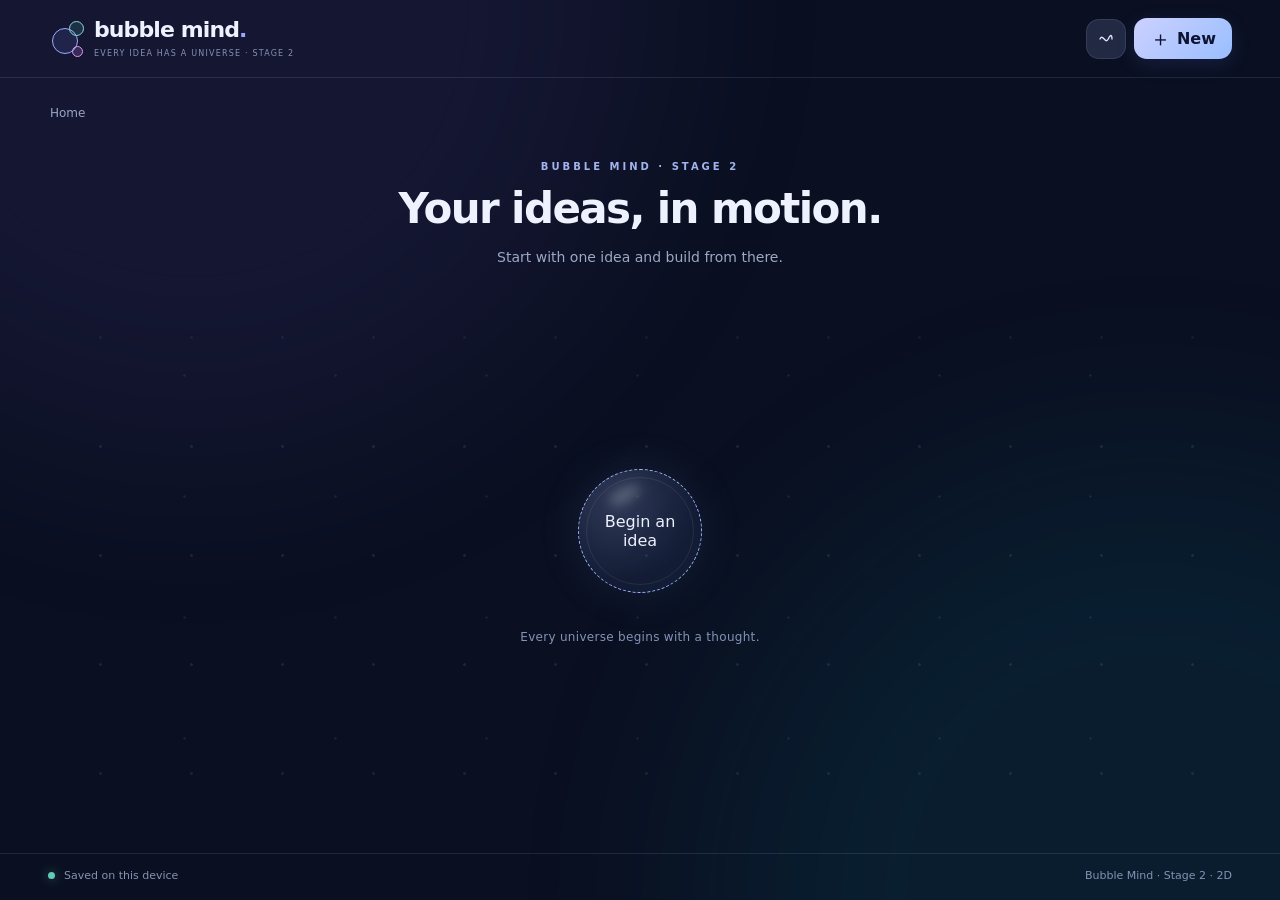
<file: stage2/index.html>
<!doctype html>
<html lang="en">
<head>
  <meta charset="utf-8">
  <meta name="viewport" content="width=device-width, initial-scale=1, viewport-fit=cover">
  <meta name="theme-color" content="#0a1021">
  <meta name="description" content="A playful, private space for ideas. Every universe begins with a thought.">
  <title>Bubble Mind Stage 2 — Mind Mapping</title>
  <link rel="icon" href="[data-uri]" type="image/png">
  <style>
:root{--bg:#0a1021;--ink:#eef2ff;--muted:#97a3c3;--line:rgba(173,196,248,.13);--panel:rgba(20,29,53,.7);--accent:#91a7ff;--safe-bottom:env(safe-area-inset-bottom,0px);color-scheme:dark;font-family:Inter,ui-sans-serif,system-ui,-apple-system,BlinkMacSystemFont,"Segoe UI",sans-serif}*{box-sizing:border-box}html,body{margin:0;min-height:100%;background:var(--bg);color:var(--ink)}body{overflow-x:hidden}button,input,textarea{font:inherit}button{cursor:pointer}button:focus-visible,input:focus-visible,textarea:focus-visible{outline:2px solid #c1b6ff;outline-offset:3px}button:disabled{opacity:.5;cursor:not-allowed}.ambient{pointer-events:none;position:fixed;width:70vw;height:70vw;filter:blur(105px);border-radius:50%;opacity:.13;z-index:0}.ambient-one{background:#6747ad;top:-35vw;left:-20vw}.ambient-two{background:#087e92;bottom:-35vw;right:-25vw}.app-shell{position:relative;z-index:1;min-height:100dvh;display:flex;flex-direction:column;max-width:1280px;margin:0 auto}.topbar{height:78px;flex:none;display:flex;align-items:center;justify-content:space-between;gap:12px;padding:12px clamp(18px,4vw,48px);border-bottom:1px solid var(--line)}.brand{display:flex;align-items:center;gap:10px;min-width:0}.brand-symbol{position:relative;width:36px;height:36px;flex:none}.brand-symbol span{position:absolute;border:1.5px solid #9dabff;border-radius:50%;background:rgba(125,141,252,.12)}.brand-symbol span:nth-child(1){width:26px;height:26px;top:7px;left:4px}.brand-symbol span:nth-child(2){width:15px;height:15px;top:0;right:0;border-color:#85dbd0;background:rgba(88,200,190,.15)}.brand-symbol span:nth-child(3){width:11px;height:11px;bottom:0;right:1px;border-color:#d7a0ec;background:rgba(200,120,234,.2)}.brand-title{font-size:22px;line-height:1.02;font-weight:750;letter-spacing:-.9px;white-space:nowrap}.brand-period{color:#9ca8ff}.brand-sub{font-size:8px;letter-spacing:1.2px;color:#8490b1;margin-top:7px;white-space:nowrap}.top-actions{display:flex;align-items:center;gap:8px}.icon-action{width:40px;height:40px;border-radius:13px;background:rgba(255,255,255,.035);color:#aab6db;border:1px solid var(--line);display:grid;place-items:center}.icon-action svg{width:18px;height:18px;stroke:currentColor;stroke-width:1.8;fill:none;stroke-linecap:round;stroke-linejoin:round}.icon-action:hover,.icon-action.selected{background:rgba(159,172,248,.16);color:#e0e4ff}.header-create,.primary-button{border:none;color:#0e1332;background:linear-gradient(135deg,#ccd1ff,#99beff);font-weight:750;padding:11px 16px;border-radius:13px;box-shadow:0 5px 20px #677bfb24}.header-create{display:flex;align-items:center;gap:6px}.header-create span:first-child{font-size:21px;font-weight:350;line-height:18px}.main-panel{width:100%;flex:1;display:flex;flex-direction:column;padding:23px clamp(18px,4vw,48px) 0}.crumbs{min-height:24px;display:flex;flex-wrap:wrap;align-items:center;gap:8px;margin-bottom:17px;font-size:12px;color:#8e9dbd}.crumb-link{border:0;background:none;color:#98a6c6;padding:3px 2px}.crumb-link:hover{color:#e2e7ff}.crumb-divider{opacity:.5}.crumb-current{color:#e5e9ff;font-weight:600;max-width:170px;overflow:hidden;text-overflow:ellipsis;white-space:nowrap}.intro{text-align:center;margin:12px auto 2px;max-width:650px}.eyebrow{font-size:10px;font-weight:700;letter-spacing:3px;color:#a1b4ed;margin:0 0 13px}.intro h1{font-size:clamp(25px,5vw,42px);letter-spacing:-1.6px;line-height:1.14;margin:0 0 13px;font-weight:680}.intro .sub{color:#9ba8c6;line-height:1.58;font-size:14px;margin:0 auto;max-width:445px}.intro .heading-wrap{display:flex;align-items:center;gap:9px;justify-content:center}.intro .heading-wrap h1{margin:0}.mini-tool{background:rgba(166,180,250,.08);color:#b8c4e5;border:1px solid var(--line);border-radius:10px;padding:7px 9px}.intro-child{margin-top:6px}.intro-child .sub{margin-top:13px}.bubble-world{flex:1;min-height:360px;position:relative;display:flex;flex-direction:column;align-items:stretch;padding:18px 0 38px}.bubble-world::before{content:"";position:absolute;inset:0;pointer-events:none;background-image:radial-gradient(circle,#bccbff 1px,transparent 1.7px),radial-gradient(circle,#aec8db .75px,transparent 1.6px);background-size:91px 109px,151px 121px;background-position:7px 13px,61px 45px;opacity:.11;mask-image:linear-gradient(transparent 0%,black 18%,black 85%,transparent 100%)}.empty-world{flex:1;min-height:320px;display:flex;flex-direction:column;align-items:center;justify-content:center;gap:25px;position:relative}.empty-hint{font-size:12px;color:#8293b7;letter-spacing:.3px}.home-grid,.child-grid{display:grid;grid-template-columns:repeat(auto-fit,minmax(140px,1fr));gap:25px 14px;justify-items:center;align-items:center;position:relative;z-index:1}.home-grid{max-width:910px;margin:25px auto auto;width:100%;min-height:230px}.home-grid .bubble-slot{min-height:170px}.constellation{position:relative;max-width:900px;width:100%;margin:6px auto 0}.connection-lines{position:absolute;inset:0;width:100%;height:100%;pointer-events:none;z-index:0;overflow:visible}.focus-stage{position:relative;z-index:1;display:flex;align-items:center;justify-content:center;min-height:215px}.child-grid{padding-top:26px;padding-bottom:12px;min-height:150px}.child-grid .bubble-slot{min-height:150px}.bubble-slot{display:flex;justify-content:center;align-items:center;position:relative;width:100%}.bubble{position:relative;width:var(--bubble-size,124px);height:var(--bubble-size,124px);border-radius:50%;padding:17px;border:1.7px solid var(--bubble-color,#91a7ff);background:radial-gradient(circle at 34% 27%,color-mix(in srgb,var(--bubble-color,#91a7ff) 36%,transparent),color-mix(in srgb,var(--bubble-color,#91a7ff) 13%,transparent) 53%,color-mix(in srgb,var(--bubble-color,#91a7ff) 7%,transparent) 73%);box-shadow:inset 0 0 32px color-mix(in srgb,var(--bubble-color,#91a7ff) 13%,transparent),0 5px 45px color-mix(in srgb,var(--bubble-color,#91a7ff) 14%,transparent);color:#eef1ff;display:flex;align-items:center;justify-content:center;text-align:center;flex-direction:column;gap:5px;transition:box-shadow .2s,border-color .2s,filter .2s;touch-action:manipulation;z-index:2;overflow:visible}.bubble::before{content:"";position:absolute;top:15%;left:24%;width:28%;height:11%;border-radius:50%;transform:rotate(-28deg);background:rgba(255,255,255,.23);filter:blur(6px);pointer-events:none}.bubble::after{content:"";position:absolute;inset:7px;border:1px solid rgba(225,230,255,.09);border-radius:50%;pointer-events:none}.bubble:hover{filter:brightness(1.15);box-shadow:0 0 45px color-mix(in srgb,var(--bubble-color,#91a7ff) 32%,transparent)}.bubble:active{filter:brightness(1.35)}.bubble-label{position:relative;display:-webkit-box;-webkit-box-orient:vertical;-webkit-line-clamp:3;line-clamp:3;overflow:hidden;max-width:100%;word-break:break-word;font-size:clamp(12px,3.6vw,15px);font-weight:640;letter-spacing:-.15px;line-height:1.25;text-shadow:0 1px 12px #10152b}.bubble-sub{font-size:10px;color:#c8d5ed;opacity:.82;position:relative}.bubble-create{--bubble-color:#9ab5ff;width:124px;height:124px;border-style:dashed;border-width:1.5px;background:radial-gradient(circle at 32% 26%,rgba(164,188,255,.24),rgba(114,150,255,.095) 65%);box-shadow:0 0 48px #92aaff18}.bubble-create .bubble-label{font-weight:620}.bubble-create .create-plus{font-size:26px;font-weight:300;line-height:1}.bubble-floating{animation:bob var(--drift-time,6s) ease-in-out infinite;animation-delay:var(--drift-delay,0s)}.bubble-focus{--bubble-size:157px;font-size:17px}.bubble-small{--bubble-size:116px}.bubble-home{--bubble-size:136px}.bubble-edit{position:absolute;right:-11px;bottom:6px;width:33px;height:33px;border:1px solid rgba(212,220,255,.32);border-radius:50%;color:#e3e9ff;background:#293250;display:grid;place-items:center;box-shadow:0 5px 14px #070a1799;z-index:4}.bubble-edit svg{width:15px;height:15px;fill:none;stroke:currentColor;stroke-width:1.7;stroke-linecap:round;stroke-linejoin:round}.child-placeholder{display:flex;flex-direction:column;align-items:center;gap:8px;color:#9aabd1;margin:0 auto 18px;text-align:center;font-size:13px;position:relative}.floating-action-strip{display:flex;align-items:center;justify-content:center;gap:12px;flex-wrap:wrap;position:relative;margin-top:12px}.soft-button{color:#ccd8f5;border:1px solid rgba(153,175,222,.2);background:rgba(137,157,218,.08);border-radius:13px;padding:10px 14px}.soft-button:hover{background:rgba(137,157,218,.16)}.footer{display:flex;align-items:center;gap:9px;padding:15px clamp(18px,4vw,48px) calc(18px + var(--safe-bottom));border-top:1px solid var(--line);color:#8493b4;font-size:11px}.footer-right{margin-left:auto}.status-pulse{width:7px;height:7px;display:inline-block;background:#65c9b7;border-radius:50%;box-shadow:0 0 11px #65c9b77a}.overlay{position:fixed;inset:0;z-index:40;background:rgba(3,7,20,.73);backdrop-filter:blur(8px);display:flex;align-items:center;justify-content:center;padding:18px}.dialog{width:min(440px,100%);max-height:min(86dvh,760px);overflow:auto;border-radius:22px;background:linear-gradient(145deg,#202a4b,#151e38);border:1px solid rgba(195,207,255,.22);box-shadow:0 30px 100px #030510e0;padding:24px}.dialog h2,.sheet h2{margin:0;font-size:23px;letter-spacing:-.6px}.dialog .dialog-sub{font-size:13px;color:#a6b3d1;line-height:1.6;margin:9px 0 21px}.field-label{display:block;color:#d0dafa;font-size:12px;font-weight:650;margin-bottom:8px}.text-field,.note-area{background:#0e172d;border:1px solid rgba(157,180,230,.23);border-radius:12px;color:#f0f4ff;padding:13px 14px;width:100%;outline:0}.text-field:focus,.note-area:focus{border-color:#9cafff;box-shadow:0 0 0 3px #9cafff18}.colors{display:flex;gap:10px;flex-wrap:wrap;margin-top:10px}.color-choice{width:31px;height:31px;background:var(--swatch);border:3px solid #1b2645;border-radius:50%;box-shadow:0 0 0 1px #7e8ba955}.color-choice.chosen{box-shadow:0 0 0 2px white}.form-actions{display:flex;justify-content:flex-end;gap:9px;margin-top:23px}.ghost-button{background:none;border:1px solid rgba(165,180,227,.25);border-radius:12px;padding:11px 14px;color:#bfcae2}.sheet-overlay{position:fixed;inset:0;z-index:40;background:#0207149c;display:flex;justify-content:center;align-items:end;backdrop-filter:blur(3px)}.sheet{height:min(570px,88dvh);width:min(700px,100%);background:#171f39;border:1px solid rgba(165,186,234,.22);border-bottom:0;border-radius:24px 24px 0 0;box-shadow:0 -10px 70px #030610cb;padding:15px 23px calc(20px + var(--safe-bottom));display:flex;flex-direction:column;gap:15px;animation:sheet-up .24s ease-out}.sheet.full{height:100dvh;width:100%;max-width:none;border-radius:0}.sheet-handle{width:41px;height:5px;border-radius:10px;background:#53617e;margin:0 auto 1px}.sheet-toolbar{display:flex;gap:8px;align-items:center;justify-content:space-between}.sheet-buttons{display:flex;gap:7px}.sheet-icon{width:34px;height:34px;display:grid;place-items:center;border-radius:9px;background:#283352;border:1px solid #3b4968;color:#d8e3ff}.sheet-icon svg{width:18px;height:18px;stroke:currentColor;fill:none;stroke-width:1.7;stroke-linecap:round;stroke-linejoin:round}.editor-name{font-size:22px;font-weight:700;border:0;border-bottom:1px solid #3c4566;background:transparent;border-radius:0;color:white;width:100%;padding:4px 0 10px}.editor-note{flex:1;min-height:70px;resize:none;line-height:1.65;color:#e9eeff;font-size:15px;padding:15px}.sheet-footer{display:flex;align-items:center;justify-content:space-between;gap:10px;color:#8593b7;font-size:11px}.danger-button{background:none;border:0;color:#fd9baf;padding:8px;font-size:12px}.backup-options{display:grid;gap:12px}.backup-option{width:100%;border:1px solid #475574;border-radius:13px;background:#25304d;color:#e1e7ff;padding:16px;text-align:left}.backup-option b{display:block;margin-bottom:5px}.backup-option small{color:#acb9d3}.backup-note{font-size:12px;line-height:1.6;color:#a8b5d2;padding:8px 2px}.import-input{display:none}#toast{position:fixed;left:50%;bottom:calc(35px + var(--safe-bottom));transform:translate(-50%,20px);padding:11px 16px;border-radius:13px;background:#273b61;color:#f4f7ff;box-shadow:0 6px 34px #0008;z-index:70;font-size:13px;opacity:0;transition:transform .25s,opacity .25s;pointer-events:none;white-space:nowrap;max-width:90%;text-overflow:ellipsis;overflow:hidden}#toast.visible{opacity:1;transform:translate(-50%,0)}.portal{position:fixed;border-radius:50%;border:2px solid var(--portal-color,#97b7ff);background:radial-gradient(circle at 37% 28%,color-mix(in srgb,var(--portal-color,#97b7ff) 65%,white 20%),color-mix(in srgb,var(--portal-color,#97b7ff) 58%,#12203b 42%) 75%);box-shadow:0 0 100px color-mix(in srgb,var(--portal-color,#97b7ff) 40%,transparent);z-index:100;pointer-events:none;will-change:transform,opacity}.hidden{display:none!important}@keyframes bob{0%,100%{transform:translate3d(0,2px,0)}50%{transform:translate3d(0,-7px,0)}}@keyframes sheet-up{from{transform:translateY(50px);opacity:0}to{transform:translateY(0);opacity:1}}@media(min-width:750px){.intro{margin-top:19px}.bubble-world{padding-top:40px}.child-grid{grid-template-columns:repeat(4,1fr)}.home-grid{grid-template-columns:repeat(4,1fr)}.focus-stage{min-height:230px}.sheet{height:min(680px,80dvh);border-radius:24px;margin-bottom:25px;border-bottom:1px solid rgba(165,186,234,.22)}.sheet-overlay{align-items:end}}@media(max-width:440px){.topbar{height:71px}.brand-title{font-size:19px}.brand-symbol{width:30px;height:30px}.brand-sub{font-size:7px;letter-spacing:.8px}.header-create{padding:10px 12px}.icon-action{width:36px;height:36px}.top-actions{gap:5px}.main-panel{padding-top:16px}.intro h1{letter-spacing:-.8px}.home-grid,.child-grid{grid-template-columns:repeat(2,minmax(0,1fr));gap:19px 6px}.bubble-world{padding-top:19px}.bubble-home{--bubble-size:122px}.bubble-small{--bubble-size:109px}.focus-stage{min-height:193px}.child-grid{padding-top:17px}.footer-right{font-size:9px}}@media(prefers-reduced-motion:reduce){.bubble-floating{animation:none!important}*,*::after,*::before{scroll-behavior:auto!important;transition-duration:.01ms!important}}

  .preview-fallback{position:relative;z-index:50;padding:14px 18px;background:#3a2947;color:#fff;font-size:13px;line-height:1.5;text-align:center}
  .bubble-floating:active,.bubble-floating:focus-visible{animation-play-state:paused}
  
/* Stage 2 enhancements — isolated from both older releases. */
:root {--map-size: 112px}
.stage2-label{display:inline-block;margin-left:8px;padding:3px 7px;border-radius:7px;background:#31456e;color:#d7e6ff;font-size:10px;vertical-align:middle;letter-spacing:0}
.map-controls{display:flex;flex-wrap:wrap;justify-content:center;align-items:center;gap:8px;margin:12px 0 6px}
.map-control{border:1px solid rgba(175,195,242,.24);border-radius:11px;background:#202c4f;color:#dce5ff;padding:9px 11px;min-height:40px;font-size:12px}
.map-control.active{background:#465f9e;border-color:#adc5ff;color:#fff}
.map-viewport{margin:15px auto 4px;position:relative;flex:1;min-height:480px;height:min(63dvh,730px);width:100%;max-width:100%;overflow:hidden;border:1px solid #798eba34;border-radius:18px;touch-action:none;background:radial-gradient(ellipse at 50% 50%,#202b52ab,#0a112b22 60%,transparent 84%)}
.map-viewport::after{content:'';pointer-events:none;position:absolute;inset:0;border-radius:18px;box-shadow:inset 0 0 40px #02061366}
.map-canvas{position:absolute;left:50%;top:50%;width:0;height:0;transform-origin:0 0;will-change:transform}
.map-svg{position:absolute;left:0;top:0;overflow:visible;width:1px;height:1px;pointer-events:none}
.map-node{position:absolute;left:0;top:0;width:112px;height:112px;transform:translate(-56px,-56px);touch-action:none;user-select:none}
.map-node .bubble{--bubble-size:112px;width:112px;height:112px;touch-action:none;cursor:grab;animation:none}
.map-node .bubble-floating{animation:bob 6s ease-in-out infinite}
.map-node.dragged .bubble{cursor:grabbing;filter:brightness(1.25);animation:none;box-shadow:0 0 40px #8cafff66}
.map-centre{position:absolute;left:-77px;top:-77px;width:154px;height:154px;z-index:3}
.map-centre .bubble{width:154px;height:154px;--bubble-size:154px}
.map-centre .bubble-label{font-size:16px}
.map-center-label{font-size:10px;color:#d6dcff;opacity:.82}
.map-chip{position:absolute;top:0;right:-7px;width:31px;height:31px;border:1px solid #7985b5;border-radius:50%;background:#202b4b;color:#fff;font-size:18px;z-index:5;cursor:pointer}
.map-help{font-size:11px;text-align:center;color:#a5b3d2;padding:7px 8px 16px}
.map-link-label{font-size:12px;fill:#dce6ff;font-weight:600;paint-order:stroke;stroke:#0b132c;stroke-width:4px;stroke-linejoin:round}
.map-link {pointer-events:none}
.map-link.extra{stroke-dasharray:6 5}
.map-hover-link{stroke-width:5;stroke:#c1a0f6}
.map-viewport .map-pan-help{position:absolute;bottom:10px;left:12px;padding:7px 10px;font-size:11px;background:#121e36d9;border-radius:9px;color:#c5d4ef;pointer-events:none}
.map-viewport .map-reset{position:absolute;right:12px;bottom:9px;z-index:6}
.map-summary{display:flex;justify-content:center;gap:14px;color:#a0afd0;font-size:11px;margin:4px auto}
.map-toolbar{display:flex;gap:8px;flex-wrap:wrap;justify-content:center;margin:6px auto}
.map-toolbar .soft-button{font-size:12px;padding:9px 11px}
.modal-grid{display:grid;gap:13px}
.modal-grid label{color:#c9d5f0;font-size:12px;font-weight:650}
.modal-grid input[type=text],.modal-grid select,.modal-grid textarea,.modal-grid input[type=color]{width:100%;min-height:43px;background:#111b34;color:#f3f7ff;border:1px solid #56658b;border-radius:10px;padding:9px 12px;font:inherit}
.modal-grid input[type=color]{padding:4px;width:70px;min-height:42px}
.modal-grid textarea{min-height:80px;resize:vertical}
.color-row{display:flex;flex-wrap:wrap;gap:7px;align-items:center;margin:6px 0}
.color-row button{height:30px;width:30px;border-radius:50%;border:2px solid #e9edff45;min-width:30px}
.color-row button.selected{outline:2px solid #fff;outline-offset:2px}
.dialog-section{padding:14px 0;border-top:1px solid #ffffff20}
.dialog-section h3{font-size:14px;margin:3px 0 8px}
.dialog-section p{font-size:12px;color:#aebcdb;margin:5px 0 12px}
.rel-row{display:flex;align-items:center;justify-content:space-between;gap:12px;border-bottom:1px solid #ffffff13;padding:10px 0}
.rel-row>div{font-size:12px;overflow-wrap:anywhere;flex:1}
.rel-row strong{color:#e7efff}
.rel-row small{display:block;color:#9eafcb;margin-top:3px}
.rel-actions{display:flex;gap:5px;flex-wrap:wrap}
.rel-actions button{border-radius:8px;border:1px solid #52617c;background:#2a3653;color:#e6edff;padding:6px 9px;font-size:12px;min-height:34px}
.button-row{display:flex;flex-wrap:wrap;gap:8px;margin-top:12px}
.button-row button{flex:1;min-width:90px}
.help-text{font-size:12px;color:#aebcdb;line-height:1.5}
.notice{color:#bed6ff;font-size:12px;margin:5px 0}
@media(max-width:440px){.map-viewport{min-height:430px;height:57dvh}.map-node .bubble{width:108px;height:108px}.map-node{width:108px;height:108px}.map-centre .bubble{width:144px;height:144px}.map-centre{left:-72px;top:-72px;width:144px;height:144px}.map-controls{gap:5px}.map-control{padding:7px 9px;font-size:11px}.map-chip{right:-10px}}
@media(prefers-reduced-motion:reduce){.map-node .bubble-floating{animation:none!important}}

.map-pan-help{position:relative;margin:2px auto 8px;padding:6px 8px;text-align:center;font-size:11px;color:#9eafcc;pointer-events:none}

</style>
</head>
<body>
  <div id="preview-fallback" class="preview-fallback" role="status">This is an interactive web app. If the buttons do nothing, your file preview is blocking JavaScript. Download the HTML file and open it in Chrome or use a hosted HTTPS link.</div>
  <div class="ambient ambient-one"></div><div class="ambient ambient-two"></div>
  <div id="app" class="app-shell">
    <header class="topbar">
      <div class="brand"><div class="brand-symbol" aria-hidden="true"><span></span><span></span><span></span></div><div><div class="brand-title">bubble mind<span class="brand-period">.</span></div><div class="brand-sub">EVERY IDEA HAS A UNIVERSE · STAGE 2</div></div></div>
      <div class="top-actions">
        <button class="icon-action" id="motion-button" aria-label="Toggle floating motion" title="Toggle floating motion"><svg viewBox="0 0 24 24" aria-hidden="true"><path d="M4 12c4-8 7 8 11 0s5-4 5 0"/></svg></button>
        <button class="header-create" id="new-button"><span aria-hidden="true">＋</span><span>New</span></button>
      </div>
    </header>
    <main class="main-panel">
      <nav class="crumbs" id="crumbs" aria-label="Your current location"></nav>
      <div class="intro" id="intro"></div>
      <div class="bubble-world" id="world" aria-live="polite"></div>
    </main>
    <footer class="footer"><span class="status-pulse" aria-hidden="true"></span><span id="save-status">Saved on this device</span><span class="footer-right">Bubble Mind · Stage 2 · 2D</span></footer>
  </div>
  <div id="overlay-root"></div><div id="portal-root" aria-hidden="true"></div><div id="toast" role="status" aria-live="polite"></div>
  <script>
document.getElementById("preview-fallback")?.remove();
/* Bubble Mind Stage 2. Independent evolution of the assistant's Stage 1 prototype.
   Deliberately does NOT use, modify, or import the user's original application. */
(()=>{'use strict';
const KEY='bubble-mind-stage2-v1',STAGE1_KEY='bubble-mind-stage1-v1',PALETTE=['#9bb5ff','#8bd8ca','#d5a1ee','#f0c180','#ee9da9','#9fce97','#73c6ed','#f18ec6'];
const state={nodes:[],links:[],motion:true,layout:'orbit',currentId:null,transition:false,pan:{x:0,y:0,k:1},past:[],future:[],dragHappened:false};
const byId=id=>state.nodes.find(n=>n.id===id)||null;
const kids=id=>state.nodes.filter(n=>n.parentId===id);
const id=()=>globalThis.crypto?.randomUUID?.()||'bm-'+Date.now().toString(36)+'-'+Math.random().toString(36).slice(2);
const el=(tag,cls,text)=>{const e=document.createElement(tag);if(cls)e.className=cls;if(text!==undefined)e.textContent=text;return e};
const btn=(text,cls,fn)=>{const e=el('button',cls,text);e.type='button';e.addEventListener('click',fn);return e};
const $=id=>document.getElementById(id);
const refs={world:$('world'),intro:$('intro'),crumbs:$('crumbs'),overlay:$('overlay-root'),toast:$('toast'),motion:$('motion-button'),save:$('save-status')};
let toastTimer=null,canvas=null,viewport=null,svg=null,display=new Map(),press=null,panPress=null,portalBusy=false;
const reduced=()=>matchMedia('(prefers-reduced-motion: reduce)').matches;
function normalHex(x){return /^#[\da-f]{6}$/i.test(x)?x.toLowerCase():'#9bb5ff'}
function scrub(raw){
 if(!raw||!Array.isArray(raw.nodes))return;
 const all=raw.nodes.slice(0,5000).filter(n=>n&&typeof n.id==='string'&&n.id.length<160&&typeof n.title==='string');
 const seen=new Set();const clean=[];
 for(const n of all){if(seen.has(n.id))continue;seen.add(n.id);clean.push({id:n.id,parentId:typeof n.parentId==='string'?n.parentId:null,title:n.title.slice(0,100)||'Untitled',color:normalHex(n.color),description:String(n.description||'').slice(0,2000),size:Number.isFinite(n.size)?Math.max(.7,Math.min(1.4,n.size)):1,x:Number.isFinite(n.x)?Math.max(-6000,Math.min(6000,n.x)):null,y:Number.isFinite(n.y)?Math.max(-6000,Math.min(6000,n.y)):null})}
 const ids=new Set(clean.map(n=>n.id));for(const n of clean){if(n.parentId===n.id||!ids.has(n.parentId))n.parentId=null}
 // Break cycles from malformed backups, even though Stage 2 never deliberately creates them.
 for(const n of clean){const chain=new Set([n.id]);let p=n.parentId;while(p){if(chain.has(p)){n.parentId=null;break}chain.add(p);p=clean.find(x=>x.id===p)?.parentId||null}}
 state.nodes=clean;
 state.links=Array.isArray(raw.links)?raw.links.filter(l=>l&&typeof l.id==='string'&&ids.has(l.from)&&ids.has(l.to)&&l.from!==l.to).slice(0,20000).map(l=>({id:l.id,from:l.from,to:l.to,label:String(l.label||'').slice(0,90),color:normalHex(l.color)})):[];
 state.motion=raw.motion!==false;state.layout=['orbit','grid','free'].includes(raw.layout)?raw.layout:'orbit';
}
function load(){
 try{
  const existing=localStorage.getItem(KEY);
  if(existing){scrub(JSON.parse(existing));return}
  // Import a COPY of the assistant Stage 1 data, only once; never overwrite its storage key.
  const earlier=localStorage.getItem(STAGE1_KEY);
  if(earlier){
   const old=JSON.parse(earlier);
   if(Array.isArray(old.nodes)&&old.nodes.length){
    scrub(old);
    if(persist())refs.save.textContent='Your Stage 1 ideas were copied into Stage 2';
   }
  }
 }catch(e){refs.save.textContent='Storage unavailable — changes may not persist';console.warn(e)}
}
function persist(){try{localStorage.setItem(KEY,JSON.stringify({version:2,nodes:state.nodes,links:state.links,motion:state.motion,layout:state.layout}));refs.save.textContent='Saved on this device';return true}catch(e){console.error(e);refs.save.textContent='Save failed — storage unavailable';toast('Could not save to this browser');return false}}
function snapshot(){return JSON.stringify({nodes:state.nodes,links:state.links,motion:state.motion,layout:state.layout})}
function record(){state.past.push(snapshot());if(state.past.length>45)state.past.shift();state.future=[]}
function change(action,msg){record();try{action()}catch(e){const old=state.past.pop();Object.assign(state,JSON.parse(old));console.error(e);toast(e.message||'Operation failed');return false}const saved=persist();render();if(msg)toast(saved?msg:msg+' (not saved — check browser storage)');return true}
function undo(){if(!state.past.length)return toast('Nothing to undo');state.future.push(snapshot());Object.assign(state,JSON.parse(state.past.pop()));if(state.currentId&&!byId(state.currentId))state.currentId=null;persist();render();toast('Undone')}
function redo(){if(!state.future.length)return toast('Nothing to redo');state.past.push(snapshot());Object.assign(state,JSON.parse(state.future.pop()));if(state.currentId&&!byId(state.currentId))state.currentId=null;persist();render();toast('Redone')}
function toast(msg){clearTimeout(toastTimer);refs.toast.textContent=msg;refs.toast.classList.add('visible');toastTimer=setTimeout(()=>refs.toast.classList.remove('visible'),2900)}
function close(){refs.overlay.replaceChildren();document.body.classList.remove('dialog-open')}
function dialog(title,sub,build){close();const backdrop=el('div','overlay'),d=el('div','dialog');d.setAttribute('role','dialog');d.setAttribute('aria-modal','true');d.append(el('h2','',title));if(sub)d.append(el('p','dialog-sub',sub));build(d);backdrop.append(d);refs.overlay.append(backdrop);document.body.classList.add('dialog-open');backdrop.addEventListener('pointerdown',e=>{if(e.target===backdrop)close()});d.querySelector('input,select,textarea,button')?.focus()}
function field(label,value='',kind='text'){const box=el('div','modal-grid'),name=el('label','',label),input=el(kind==='select'?'select':kind==='textarea'?'textarea':'input');if(kind==='textarea')input.rows=3;else if(kind!=='select'){input.type=kind==='color'?'color':'text';if(kind==='text')input.maxLength=100;}input.value=value;box.append(name,input);name.htmlFor='';return{box,input}}
function colorPicker(initial){const wrap=el('div','modal-grid'),lab=el('label','','Bubble colour'),row=el('div','color-row'),custom=el('input');custom.type='color';custom.value=normalHex(initial);custom.setAttribute('aria-label','Custom bubble colour');const buttons=[];for(const c of PALETTE){const sw=btn('','',()=>{custom.value=c;refresh()});sw.style.background=c;sw.title=c;sw.setAttribute('aria-label','Choose '+c);buttons.push(sw);row.append(sw)}const refresh=()=>buttons.forEach((b,i)=>b.classList.toggle('selected',PALETTE[i]===custom.value));custom.addEventListener('input',refresh);row.append(custom);wrap.append(lab,row);refresh();return{wrap,get:()=>normalHex(custom.value)}}
function actions(d,onSave,saveLabel='Save'){const row=el('div','form-actions');row.append(btn('Cancel','ghost-button',close),btn(saveLabel,'primary-button',onSave));d.append(row)}
function addNode(parentId){dialog(parentId?'Add a thought':'Begin an idea','Name the bubble and choose its colour.',d=>{const f=field('Idea name');const desc=field('Short description (optional)','','textarea');const color=colorPicker(PALETTE[state.nodes.length%PALETTE.length]);d.append(f.box,desc.box,color.wrap);const submit=()=>{const name=f.input.value.trim();if(!name){toast('Give your bubble a name');f.input.focus();return}const saved=change(()=>{state.nodes.push({id:id(),parentId,title:name,color:color.get(),description:desc.input.value.slice(0,2000),size:1,x:null,y:null})},'Bubble created');if(saved){close();if(parentId&&state.currentId!==parentId)navigate(parentId)}};actions(d,submit,'Create bubble');f.input.addEventListener('keydown',e=>{if(e.key==='Enter'&&!e.isComposing){e.preventDefault();submit()}})})}
function descendants(nodeId){const set=new Set([nodeId]);let previous=-1;while(set.size!==previous){previous=set.size;for(const n of state.nodes)if(set.has(n.parentId))set.add(n.id)}return set}
function isAncestor(possibleAncestor,childId){let p=byId(childId),seen=new Set();while(p&&!seen.has(p.id)){if(p.id===possibleAncestor)return true;seen.add(p.id);p=byId(p.parentId)}return false}
function duplicate(nodeId){const list=[...descendants(nodeId)],parent=byId(nodeId)?.parentId;const remap=new Map(list.map(i=>[i,id()]));const original=state.nodes.filter(n=>remap.has(n.id));const inner=state.links.filter(l=>remap.has(l.from)&&remap.has(l.to));change(()=>{for(const n of original){state.nodes.push({...n,id:remap.get(n.id),parentId:n.id===nodeId?parent:remap.get(n.parentId),title:n.id===nodeId?n.title+' (copy)':n.title,x:n.x===null?null:n.x+30,y:n.y===null?null:n.y+30})}for(const l of inner)state.links.push({...l,id:id(),from:remap.get(l.from),to:remap.get(l.to)})},'Bubble and descendants duplicated')}
function moveNode(nodeId){const n=byId(nodeId),invalid=descendants(nodeId);dialog('Move bubble','Choose a different parent for this idea and all its descendants.',d=>{const select=el('select');select.style.cssText='width:100%;padding:11px;background:#111b34;color:#fff;border-radius:10px;border:1px solid #64739d';const root=el('option','','Home (top-level)');root.value='';select.append(root);for(const p of state.nodes){if(invalid.has(p.id))continue;const op=el('option','',getPath(p.id).map(x=>x.title).join(' / '));op.value=p.id;select.append(op)}select.value=n.parentId||'';d.append(el('p','help-text','The bubble keeps all its children and labelled relationships.'),select);actions(d,()=>{const dest=select.value||null;if(dest===n.parentId)return close();if(dest&&invalid.has(dest))return toast('Cannot move inside its own descendant');if(state.currentId===nodeId)state.currentId=dest;change(()=>{n.parentId=dest;n.x=null;n.y=null},'Bubble moved');close()})})}
function editNode(nodeId){const n=byId(nodeId);if(!n)return;dialog('Edit bubble',`Manage “${n.title}”.`,d=>{const name=field('Idea name',n.title),desc=field('Description',n.description||'','textarea'),color=colorPicker(n.color),size=el('select');size.style.cssText='padding:10px;border-radius:10px;background:#111b34;color:white;border:1px solid #56658b';for(const [v,t] of [['.8','Small'],['1','Normal'],['1.2','Large']]){const o=el('option','',t);o.value=v;size.append(o)}size.value=String(n.size===.8?.8:n.size===1.2?1.2:1);d.append(name.box,desc.box,color.wrap,el('p','help-text','Bubble size'),size);actions(d,()=>{const title=name.input.value.trim();if(!title)return toast('A title is required');change(()=>{n.title=title;n.description=desc.input.value.slice(0,2000);n.color=color.get();n.size=Number(size.value)},'Bubble updated');close()});const lower=el('div','dialog-section');lower.append(btn('Duplicate branch','soft-button',()=>{duplicate(nodeId);close()}),document.createTextNode(' '),btn('Move branch','soft-button',()=>{close();moveNode(nodeId)}),document.createTextNode(' '),btn('Connections','soft-button',()=>{close();connections(nodeId)}));const remove=btn('Delete bubble & descendants','danger-button',()=>{const count=descendants(nodeId).size-1;if(!confirm(`Delete “${n.title}” and ${count} nested idea(s)? You can undo this until you leave the page.`))return;change(()=>{const ids=descendants(nodeId);state.nodes=state.nodes.filter(x=>!ids.has(x.id));state.links=state.links.filter(l=>!ids.has(l.from)&&!ids.has(l.to));if(ids.has(state.currentId))state.currentId=n.parentId},'Bubble deleted — Undo available');close()});remove.style.marginTop='12px';lower.append(el('br'),remove);d.append(lower)})}
function getPath(nodeId){const out=[],seen=new Set();let n=byId(nodeId);while(n&&!seen.has(n.id)){out.unshift(n);seen.add(n.id);n=byId(n.parentId)}return out}
function connections(nodeId){const n=byId(nodeId);if(!n)return;dialog('Connections',`Label relationships for “${n.title}”. Links can go across projects.`,d=>{const list=el('div');const update=()=>{list.replaceChildren();const all=state.links.filter(l=>l.from===nodeId||l.to===nodeId);if(!all.length)list.append(el('p','help-text','No labelled relationships yet.'));for(const l of all){const other=byId(l.from===nodeId?l.to:l.from),row=el('div','rel-row'),txt=el('div');txt.append(el('strong','',other?.title||'Unknown bubble'),el('small','',l.label||'Related'));const acts=el('div','rel-actions');acts.append(btn('Go', '',()=>{close();goTo(other?.id)}),btn('Edit','',()=>{const v=prompt('Relationship label:',l.label);if(v!==null)change(()=>l.label=v.trim().slice(0,90),'Link updated');close();connections(nodeId)}),btn('×','',()=>{change(()=>state.links=state.links.filter(x=>x.id!==l.id),'Link removed');update()}));row.append(txt,acts);list.append(row)}};update();d.append(list);const section=el('div','dialog-section');section.append(el('h3','','New relationship'));const to=el('select'),label=field('Relationship label (e.g. allies with)');to.style.cssText='width:100%;padding:11px;background:#111b34;color:white;border:1px solid #56658b;border-radius:10px';for(const other of state.nodes){if(other.id===nodeId)continue;const opt=el('option','',getPath(other.id).map(x=>x.title).join(' / '));opt.value=other.id;to.append(opt)}section.append(to,label.box,btn('Add connection','primary-button',()=>{if(!to.value)return toast('No other bubble to link');if(state.links.some(l=>(l.from===nodeId&&l.to===to.value)||(l.to===nodeId&&l.from===to.value)))return toast('These bubbles are already linked');change(()=>state.links.push({id:id(),from:nodeId,to:to.value,label:label.input.value.trim().slice(0,90),color:'#d5a1ee'}),'Relationship created');label.input.value='';update()}));d.append(section)})}
function goTo(id){if(!id||!byId(id))return;state.currentId=id;state.pan={x:0,y:0,k:1};render()}
function navigate(id){if(state.transition||id===state.currentId)return;state.transition=true;const old=refs.world.querySelector('.map-viewport')||refs.world.querySelector('.bubble-home')||refs.world.querySelector('.bubble-create');if(!old||reduced()){state.currentId=id;state.pan={x:0,y:0,k:1};render();state.transition=false;return}const portal=el('div','portal');portal.style.cssText='left:calc(50% - 65px);top:calc(50% - 65px);width:130px;height:130px;opacity:.85';$('portal-root').append(portal);const anim=portal.animate([{transform:'scale(.7)',opacity:0},{transform:'scale(14)',opacity:.98}],{duration:330,easing:'cubic-bezier(.2,.7,.25,1)',fill:'forwards'});anim.finished.catch(()=>{}).then(()=>{state.currentId=id;state.pan={x:0,y:0,k:1};render();return portal.animate([{opacity:1},{opacity:0}],{duration:160,fill:'forwards'}).finished.catch(()=>{})}).finally(()=>{portal.remove();state.transition=false})}
function renderHeader(){refs.crumbs.replaceChildren();const path=getPath(state.currentId);const home=btn('Home','crumb-link',()=>navigate(null));refs.crumbs.append(home);for(const item of path){refs.crumbs.append(el('span','crumb-divider','›'));const b=item.id===state.currentId?el('span','crumb-current',item.title):btn(item.title,'crumb-link',()=>navigate(item.id));refs.crumbs.append(b)}const title=state.currentId?byId(state.currentId)?.title:'Your ideas, in motion.';refs.intro.replaceChildren();refs.intro.append(el('p','eyebrow','BUBBLE MIND · STAGE 2'),el('h1','',title||(state.nodes.length?'Your ideas, in motion.':'Every universe begins with a thought.')),el('p','sub',state.currentId?'Create, connect, arrange or explore the thoughts inside this bubble.':state.nodes.length?'Each bubble is a world of ideas. Tap to explore.':'Start with one idea and build from there.'));refs.motion.classList.toggle('selected',state.motion);refs.motion.setAttribute('aria-pressed',String(state.motion));refs.motion.title=state.motion?'Pause bubbles':'Animate bubbles';$('new-button').title='Create a new bubble'}
function renderHome(){const top=kids(null);if(!top.length){const area=el('div','empty-world');const bubble=btn('Begin an idea','bubble bubble-create'+(state.motion?' bubble-floating':''),()=>addNode(null));bubble.style.setProperty('--bubble-color','#9bb5ff');area.append(bubble,el('p','empty-hint','Every universe begins with a thought.'));refs.world.append(area);if(state.past.length||state.future.length){const controls=el('div','map-toolbar');controls.append(btn('Undo','soft-button',undo),btn('Redo','soft-button',redo));refs.world.append(controls)}return}const grid=el('div','home-grid');for(const n of top){const slot=el('div','bubble-slot');slot.append(bubbleButton(n,'bubble-home'));slot.append(editIcon(n));grid.append(slot)}const s=el('div','bubble-slot');s.append(btn('+\nNew idea','bubble bubble-create',()=>addNode(null)));grid.append(s);refs.world.append(grid);const tools=el('div','map-toolbar');tools.append(btn('Undo','soft-button',undo),btn('Redo','soft-button',redo));refs.world.append(tools)}
function bubbleButton(n,cls=''){const b=btn('',`bubble ${cls} ${state.motion&&!reduced()?'bubble-floating':''}`,()=>navigate(n.id));b.dataset.nodeId=n.id;b.title='Open '+n.title+' · Tab to add a child';b.style.setProperty('--bubble-color',n.color);b.append(el('span','bubble-label',n.title));const count=kids(n.id).length;if(count)b.append(el('span','bubble-sub',`${count} thought${count===1?'':'s'}`));b.setAttribute('aria-label','Open '+n.title);return b}
function editIcon(n){const b=btn('✎','bubble-edit',()=>editNode(n.id));b.setAttribute('aria-label','Edit '+n.title);return b}
function layoutPositions(items){const result=new Map(),n=items.length;
 if(state.layout==='free'){items.forEach((item,i)=>{const p=orbitPosition(i,n);result.set(item.id,{x:item.x??p.x,y:item.y??p.y})});return result}
 if(state.layout==='grid'){const cols=Math.ceil(Math.sqrt(n))||1;items.forEach((item,i)=>{const rows=Math.ceil(n/cols),c=i%cols,r=Math.floor(i/cols);result.set(item.id,{x:(c-(cols-1)/2)*145,y:190+(r-(rows-1)/2)*145})});return result}
 items.forEach((item,i)=>result.set(item.id,orbitPosition(i,n)));return result}
function orbitPosition(i,n){const ring=Math.floor(Math.sqrt(i/7)),start=ring*ring*7,end=(ring+1)*(ring+1)*7,slots=Math.min(n,end)-start,idx=i-start;const angle=-Math.PI/2+2*Math.PI*(idx/Math.max(1,slots));const radius=150+ring*150;return{x:Math.round(radius*Math.cos(angle)),y:Math.round(radius*Math.sin(angle))}}
function applyPan(){if(!canvas)return;const p=state.pan;canvas.style.transform=`translate(${p.x}px,${p.y}px) scale(${p.k})`}
function updateMapLinks(){if(!svg)return;svg.replaceChildren();const parent=state.currentId;for(const [nodeId,p] of display){const line=document.createElementNS('http://www.w3.org/2000/svg','line');for(const [k,v] of Object.entries({x1:0,y1:0,x2:p.x,y2:p.y,stroke:'#8da5df','stroke-opacity':'.4','stroke-width':1.7}))line.setAttribute(k,v);line.classList.add('map-link');svg.append(line)}for(const link of state.links){const a=link.from===parent?{x:0,y:0}:display.get(link.from);const b=link.to===parent?{x:0,y:0}:display.get(link.to);if(!a||!b)continue;const line=document.createElementNS('http://www.w3.org/2000/svg','line');for(const [k,v] of Object.entries({x1:a.x,y1:a.y,x2:b.x,y2:b.y,stroke:link.color||'#d5a1ee','stroke-opacity':'.85','stroke-width':2.4}))line.setAttribute(k,v);line.classList.add('map-link','extra');svg.append(line);if(link.label){const text=document.createElementNS('http://www.w3.org/2000/svg','text');text.setAttribute('x',(a.x+b.x)/2);text.setAttribute('y',(a.y+b.y)/2-8);text.setAttribute('text-anchor','middle');text.setAttribute('class','map-link-label');text.textContent=link.label;svg.append(text)}}}
function renderInside(){const parent=byId(state.currentId);if(!parent){state.currentId=null;return renderHome()}const tools=el('div','map-controls');tools.append(el('span','help-text','Layout:'));for(const [mode,label] of [['orbit','Orbit'],['grid','Grid'],['free','Free']]){const b=btn(label,'map-control'+(state.layout===mode?' active':''),()=>change(()=>{if(mode==='free'&&state.layout!=='free'){const positions=layoutPositions(kids(state.currentId));for(const n of kids(state.currentId)){const p=positions.get(n.id);n.x=p.x;n.y=p.y}}state.layout=mode},`Layout: ${label}`));b.setAttribute('aria-pressed',String(state.layout===mode));tools.append(b)}tools.append(btn('Undo','map-control',undo),btn('Redo','map-control',redo));refs.world.append(tools);
 viewport=el('div','map-viewport');viewport.setAttribute('aria-label','Idea mind map');canvas=el('div','map-canvas');svg=document.createElementNS('http://www.w3.org/2000/svg','svg');svg.classList.add('map-svg');canvas.append(svg);const centre=el('div','map-centre');const c=bubbleButton(parent,'bubble-focus');c.onclick=null;c.addEventListener('click',e=>{e.stopImmediatePropagation();editNode(parent.id)},true);centre.append(c);centre.append(btn('✎','map-chip',()=>editNode(parent.id)));canvas.append(centre);
 const children=kids(parent.id),positions=layoutPositions(children);display=new Map();children.forEach((n)=>{const p=positions.get(n.id);display.set(n.id,p);const slot=el('div','map-node');slot.dataset.id=n.id;slot.style.transform=`translate(${p.x-56}px,${p.y-56}px)`;const bub=bubbleButton(n);bub.classList.toggle('bubble-floating',state.motion&&!reduced());slot.append(bub,btn('⋯','map-chip',()=>editNode(n.id)));canvas.append(slot);wireDrag(slot,n,p)});viewport.append(canvas);const panHelp=el('p','map-pan-help','Drag empty space to pan · Scroll or pinch to zoom');const reset=btn('Center view','map-control map-reset',()=>{state.pan={x:0,y:0,k:1};applyPan()});viewport.append(reset);refs.world.append(viewport,panHelp);applyPan();updateMapLinks();wirePan(viewport);
 const stats=el('div','map-summary',`${children.length} child bubbles · ${state.links.filter(l=>l.from===parent.id||l.to===parent.id||display.has(l.from)&&display.has(l.to)).length} labelled links`);refs.world.append(stats);
 const bar=el('div','map-toolbar');bar.append(btn('＋ Add a bubble','soft-button',()=>addNode(parent.id)),btn('✎ Edit central idea','soft-button',()=>editNode(parent.id)),btn('↔ Relationships','soft-button',()=>connections(parent.id)),btn('← Back','soft-button',()=>navigate(parent.parentId)));refs.world.append(bar);refs.world.append(el('p','map-help','Tap to enter · Tab creates a child · ⋯ to edit, duplicate, move or connect · Free layout allows dragging'))}
function wireDrag(slot,n,initial){const bubble=slot.querySelector('.bubble');let moving=false,sx=0,sy=0,bx=initial.x,by=initial.y,pid=-1;const start=e=>{if(e.button!==0&&e.pointerType==='mouse')return;e.stopPropagation();moving=false;sx=e.clientX;sy=e.clientY;pid=e.pointerId;bx=display.get(n.id).x;by=display.get(n.id).y;try{bubble.setPointerCapture(pid)}catch(_){}};const move=e=>{if(pid!==e.pointerId)return;e.stopPropagation();const dx=(e.clientX-sx)/state.pan.k,dy=(e.clientY-sy)/state.pan.k;if(!moving&&Math.hypot(dx,dy)<8)return;if(!moving){moving=true;record();slot.classList.add('dragged');if(state.layout!=='free'){const p=new Map(display);state.layout='free';for(const node of kids(state.currentId)){const pos=p.get(node.id);node.x=pos.x;node.y=pos.y}refs.world.querySelectorAll('.map-control').forEach(b=>{if(['Orbit','Grid','Free'].includes(b.textContent))b.classList.toggle('active',b.textContent==='Free')})}}const p={x:Math.round(bx+dx),y:Math.round(by+dy)};display.set(n.id,p);n.x=p.x;n.y=p.y;slot.style.transform=`translate(${p.x-56}px,${p.y-56}px)`;updateMapLinks()};const end=e=>{if(pid!==e.pointerId)return;e.stopPropagation();pid=-1;slot.classList.remove('dragged');if(moving){moving=false;state.dragHappened=true;state.future=[];persist();setTimeout(()=>{state.dragHappened=false},100);toast('Position saved');render()}else{navigate(n.id)}};bubble.addEventListener('pointerdown',start);bubble.addEventListener('pointermove',move);bubble.addEventListener('pointerup',end);bubble.addEventListener('pointercancel',()=>{pid=-1;moving=false;slot.classList.remove('dragged')});bubble.addEventListener('click',e=>{e.stopImmediatePropagation();e.preventDefault()},true);bubble.addEventListener('keydown',e=>{if(e.key==='Enter'||e.key===' '){e.preventDefault();navigate(n.id)}});bubble.addEventListener('contextmenu',e=>{e.preventDefault();editNode(n.id)})}
function wirePan(view){let pointers=new Map(),start=null,zoomStart=null;view.addEventListener('pointerdown',e=>{if(e.target.closest('.map-node,.map-centre,button'))return;view.setPointerCapture(e.pointerId);pointers.set(e.pointerId,{x:e.clientX,y:e.clientY});if(pointers.size===1)start={x:e.clientX,y:e.clientY,panX:state.pan.x,panY:state.pan.y};if(pointers.size===2){const [a,b]=[...pointers.values()];zoomStart={distance:Math.hypot(a.x-b.x,a.y-b.y),k:state.pan.k}}});view.addEventListener('pointermove',e=>{if(!pointers.has(e.pointerId))return;pointers.set(e.pointerId,{x:e.clientX,y:e.clientY});if(pointers.size===1&&start){state.pan.x=start.panX+e.clientX-start.x;state.pan.y=start.panY+e.clientY-start.y;applyPan()}else if(pointers.size===2&&zoomStart){const [a,b]=[...pointers.values()];state.pan.k=Math.max(.35,Math.min(2.4,zoomStart.k*Math.hypot(a.x-b.x,a.y-b.y)/Math.max(1,zoomStart.distance)));applyPan()}});const end=e=>{pointers.delete(e.pointerId);if(pointers.size!==1)start=null;if(!pointers.size)zoomStart=null};view.addEventListener('pointerup',end);view.addEventListener('pointercancel',end);view.addEventListener('wheel',e=>{if(e.target.closest('button'))return;e.preventDefault();state.pan.k=Math.max(.35,Math.min(2.4,state.pan.k*Math.exp(-e.deltaY*.001)));applyPan()},{passive:false})}
function render(){viewport=null;canvas=null;svg=null;display=new Map();renderHeader();refs.world.replaceChildren();state.currentId?renderInside():renderHome()}
refs.motion.addEventListener('click',()=>{const next=!state.motion;change(()=>state.motion=next,next?'Floating enabled':'Floating paused')});
$('new-button').addEventListener('click',()=>addNode(state.currentId));
// Tab is a child-node shortcut only while exploring bubbles. It must never trap focus in forms or toolbars.
function tabChildTarget(target){
 const node=target?.closest?.('button.bubble[data-node-id]');
 if(node?.dataset.nodeId&&byId(node.dataset.nodeId))return node.dataset.nodeId;
 const mapFocus=target===document.body||target===document.documentElement||!!target?.closest?.('.map-viewport');
 return state.currentId&&mapFocus?state.currentId:null;
}
document.addEventListener('keydown',e=>{
 const target=e.target;
 if(e.key==='Escape'&&refs.overlay.firstChild){e.preventDefault();close();return}
 if(target?.closest?.('input,textarea,select,[contenteditable]')||refs.overlay.firstChild)return;
 if(e.key==='Tab'&&!e.shiftKey&&!e.ctrlKey&&!e.metaKey&&!e.altKey&&!e.repeat&&!state.transition){
  const parentId=tabChildTarget(target);
  if(parentId){e.preventDefault();addNode(parentId);return}
 }
 if(e.key==='Escape'&&state.currentId){e.preventDefault();navigate(byId(state.currentId)?.parentId||null)}
 if((e.ctrlKey||e.metaKey)&&e.key.toLowerCase()==='z'){e.preventDefault();if(e.shiftKey)redo();else undo()}
 if((e.ctrlKey||e.metaKey)&&e.key.toLowerCase()==='y'){e.preventDefault();redo()}
});
load();render();
window.BubbleMindStage2Test={snapshot,byId,kids,change,undo,redo,descendants,isAncestor,layoutPositions,orbitPosition,getState:()=>state};
})();
</script>
</body>
</html>
</file>
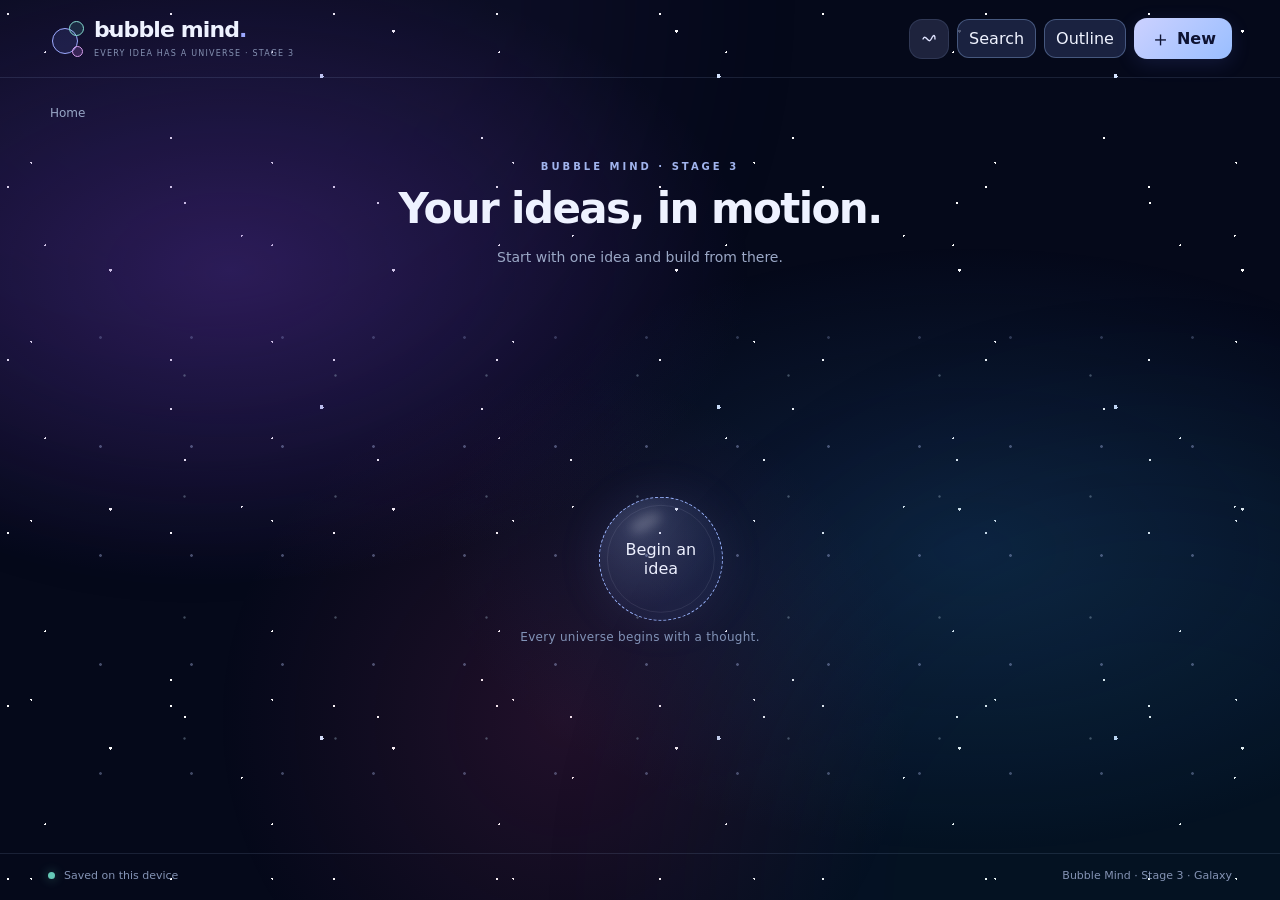
<file: stage3/index.html>
<!doctype html>
<html lang="en">
<head>
  <meta charset="utf-8">
  <meta name="viewport" content="width=device-width, initial-scale=1, viewport-fit=cover">
  <meta name="theme-color" content="#0a1021">
  <meta name="description" content="A playful, private space for ideas. Every universe begins with a thought.">
  <title>Bubble Mind Stage 3 — Galaxy Workspace</title>
  <link rel="icon" href="[data-uri]" type="image/png">
  <style>
:root{--bg:#0a1021;--ink:#eef2ff;--muted:#97a3c3;--line:rgba(173,196,248,.13);--panel:rgba(20,29,53,.7);--accent:#91a7ff;--safe-bottom:env(safe-area-inset-bottom,0px);color-scheme:dark;font-family:Inter,ui-sans-serif,system-ui,-apple-system,BlinkMacSystemFont,"Segoe UI",sans-serif}*{box-sizing:border-box}html,body{margin:0;min-height:100%;background:var(--bg);color:var(--ink)}body{overflow-x:hidden}button,input,textarea{font:inherit}button{cursor:pointer}button:focus-visible,input:focus-visible,textarea:focus-visible{outline:2px solid #c1b6ff;outline-offset:3px}button:disabled{opacity:.5;cursor:not-allowed}.ambient{pointer-events:none;position:fixed;width:70vw;height:70vw;filter:blur(105px);border-radius:50%;opacity:.13;z-index:0}.ambient-one{background:#6747ad;top:-35vw;left:-20vw}.ambient-two{background:#087e92;bottom:-35vw;right:-25vw}.app-shell{position:relative;z-index:1;min-height:100dvh;display:flex;flex-direction:column;max-width:1280px;margin:0 auto}.topbar{height:78px;flex:none;display:flex;align-items:center;justify-content:space-between;gap:12px;padding:12px clamp(18px,4vw,48px);border-bottom:1px solid var(--line)}.brand{display:flex;align-items:center;gap:10px;min-width:0}.brand-symbol{position:relative;width:36px;height:36px;flex:none}.brand-symbol span{position:absolute;border:1.5px solid #9dabff;border-radius:50%;background:rgba(125,141,252,.12)}.brand-symbol span:nth-child(1){width:26px;height:26px;top:7px;left:4px}.brand-symbol span:nth-child(2){width:15px;height:15px;top:0;right:0;border-color:#85dbd0;background:rgba(88,200,190,.15)}.brand-symbol span:nth-child(3){width:11px;height:11px;bottom:0;right:1px;border-color:#d7a0ec;background:rgba(200,120,234,.2)}.brand-title{font-size:22px;line-height:1.02;font-weight:750;letter-spacing:-.9px;white-space:nowrap}.brand-period{color:#9ca8ff}.brand-sub{font-size:8px;letter-spacing:1.2px;color:#8490b1;margin-top:7px;white-space:nowrap}.top-actions{display:flex;align-items:center;gap:8px}.icon-action{width:40px;height:40px;border-radius:13px;background:rgba(255,255,255,.035);color:#aab6db;border:1px solid var(--line);display:grid;place-items:center}.icon-action svg{width:18px;height:18px;stroke:currentColor;stroke-width:1.8;fill:none;stroke-linecap:round;stroke-linejoin:round}.icon-action:hover,.icon-action.selected{background:rgba(159,172,248,.16);color:#e0e4ff}.header-create,.primary-button{border:none;color:#0e1332;background:linear-gradient(135deg,#ccd1ff,#99beff);font-weight:750;padding:11px 16px;border-radius:13px;box-shadow:0 5px 20px #677bfb24}.header-create{display:flex;align-items:center;gap:6px}.header-create span:first-child{font-size:21px;font-weight:350;line-height:18px}.main-panel{width:100%;flex:1;display:flex;flex-direction:column;padding:23px clamp(18px,4vw,48px) 0}.crumbs{min-height:24px;display:flex;flex-wrap:wrap;align-items:center;gap:8px;margin-bottom:17px;font-size:12px;color:#8e9dbd}.crumb-link{border:0;background:none;color:#98a6c6;padding:3px 2px}.crumb-link:hover{color:#e2e7ff}.crumb-divider{opacity:.5}.crumb-current{color:#e5e9ff;font-weight:600;max-width:170px;overflow:hidden;text-overflow:ellipsis;white-space:nowrap}.intro{text-align:center;margin:12px auto 2px;max-width:650px}.eyebrow{font-size:10px;font-weight:700;letter-spacing:3px;color:#a1b4ed;margin:0 0 13px}.intro h1{font-size:clamp(25px,5vw,42px);letter-spacing:-1.6px;line-height:1.14;margin:0 0 13px;font-weight:680}.intro .sub{color:#9ba8c6;line-height:1.58;font-size:14px;margin:0 auto;max-width:445px}.intro .heading-wrap{display:flex;align-items:center;gap:9px;justify-content:center}.intro .heading-wrap h1{margin:0}.mini-tool{background:rgba(166,180,250,.08);color:#b8c4e5;border:1px solid var(--line);border-radius:10px;padding:7px 9px}.intro-child{margin-top:6px}.intro-child .sub{margin-top:13px}.bubble-world{flex:1;min-height:360px;position:relative;display:flex;flex-direction:column;align-items:stretch;padding:18px 0 38px}.bubble-world::before{content:"";position:absolute;inset:0;pointer-events:none;background-image:radial-gradient(circle,#bccbff 1px,transparent 1.7px),radial-gradient(circle,#aec8db .75px,transparent 1.6px);background-size:91px 109px,151px 121px;background-position:7px 13px,61px 45px;opacity:.11;mask-image:linear-gradient(transparent 0%,black 18%,black 85%,transparent 100%)}.empty-world{flex:1;min-height:320px;display:flex;flex-direction:column;align-items:center;justify-content:center;gap:25px;position:relative}.empty-hint{font-size:12px;color:#8293b7;letter-spacing:.3px}.home-grid,.child-grid{display:grid;grid-template-columns:repeat(auto-fit,minmax(140px,1fr));gap:25px 14px;justify-items:center;align-items:center;position:relative;z-index:1}.home-grid{max-width:910px;margin:25px auto auto;width:100%;min-height:230px}.home-grid .bubble-slot{min-height:170px}.constellation{position:relative;max-width:900px;width:100%;margin:6px auto 0}.connection-lines{position:absolute;inset:0;width:100%;height:100%;pointer-events:none;z-index:0;overflow:visible}.focus-stage{position:relative;z-index:1;display:flex;align-items:center;justify-content:center;min-height:215px}.child-grid{padding-top:26px;padding-bottom:12px;min-height:150px}.child-grid .bubble-slot{min-height:150px}.bubble-slot{display:flex;justify-content:center;align-items:center;position:relative;width:100%}.bubble{position:relative;width:var(--bubble-size,124px);height:var(--bubble-size,124px);border-radius:50%;padding:17px;border:1.7px solid var(--bubble-color,#91a7ff);background:radial-gradient(circle at 34% 27%,color-mix(in srgb,var(--bubble-color,#91a7ff) 36%,transparent),color-mix(in srgb,var(--bubble-color,#91a7ff) 13%,transparent) 53%,color-mix(in srgb,var(--bubble-color,#91a7ff) 7%,transparent) 73%);box-shadow:inset 0 0 32px color-mix(in srgb,var(--bubble-color,#91a7ff) 13%,transparent),0 5px 45px color-mix(in srgb,var(--bubble-color,#91a7ff) 14%,transparent);color:#eef1ff;display:flex;align-items:center;justify-content:center;text-align:center;flex-direction:column;gap:5px;transition:box-shadow .2s,border-color .2s,filter .2s;touch-action:manipulation;z-index:2;overflow:visible}.bubble::before{content:"";position:absolute;top:15%;left:24%;width:28%;height:11%;border-radius:50%;transform:rotate(-28deg);background:rgba(255,255,255,.23);filter:blur(6px);pointer-events:none}.bubble::after{content:"";position:absolute;inset:7px;border:1px solid rgba(225,230,255,.09);border-radius:50%;pointer-events:none}.bubble:hover{filter:brightness(1.15);box-shadow:0 0 45px color-mix(in srgb,var(--bubble-color,#91a7ff) 32%,transparent)}.bubble:active{filter:brightness(1.35)}.bubble-label{position:relative;display:-webkit-box;-webkit-box-orient:vertical;-webkit-line-clamp:3;line-clamp:3;overflow:hidden;max-width:100%;word-break:break-word;font-size:clamp(12px,3.6vw,15px);font-weight:640;letter-spacing:-.15px;line-height:1.25;text-shadow:0 1px 12px #10152b}.bubble-sub{font-size:10px;color:#c8d5ed;opacity:.82;position:relative}.bubble-create{--bubble-color:#9ab5ff;width:124px;height:124px;border-style:dashed;border-width:1.5px;background:radial-gradient(circle at 32% 26%,rgba(164,188,255,.24),rgba(114,150,255,.095) 65%);box-shadow:0 0 48px #92aaff18}.bubble-create .bubble-label{font-weight:620}.bubble-create .create-plus{font-size:26px;font-weight:300;line-height:1}.bubble-floating{animation:bob var(--drift-time,6s) ease-in-out infinite;animation-delay:var(--drift-delay,0s)}.bubble-focus{--bubble-size:157px;font-size:17px}.bubble-small{--bubble-size:116px}.bubble-home{--bubble-size:136px}.bubble-edit{position:absolute;right:-11px;bottom:6px;width:33px;height:33px;border:1px solid rgba(212,220,255,.32);border-radius:50%;color:#e3e9ff;background:#293250;display:grid;place-items:center;box-shadow:0 5px 14px #070a1799;z-index:4}.bubble-edit svg{width:15px;height:15px;fill:none;stroke:currentColor;stroke-width:1.7;stroke-linecap:round;stroke-linejoin:round}.child-placeholder{display:flex;flex-direction:column;align-items:center;gap:8px;color:#9aabd1;margin:0 auto 18px;text-align:center;font-size:13px;position:relative}.floating-action-strip{display:flex;align-items:center;justify-content:center;gap:12px;flex-wrap:wrap;position:relative;margin-top:12px}.soft-button{color:#ccd8f5;border:1px solid rgba(153,175,222,.2);background:rgba(137,157,218,.08);border-radius:13px;padding:10px 14px}.soft-button:hover{background:rgba(137,157,218,.16)}.footer{display:flex;align-items:center;gap:9px;padding:15px clamp(18px,4vw,48px) calc(18px + var(--safe-bottom));border-top:1px solid var(--line);color:#8493b4;font-size:11px}.footer-right{margin-left:auto}.status-pulse{width:7px;height:7px;display:inline-block;background:#65c9b7;border-radius:50%;box-shadow:0 0 11px #65c9b77a}.overlay{position:fixed;inset:0;z-index:40;background:rgba(3,7,20,.73);backdrop-filter:blur(8px);display:flex;align-items:center;justify-content:center;padding:18px}.dialog{width:min(440px,100%);max-height:min(86dvh,760px);overflow:auto;border-radius:22px;background:linear-gradient(145deg,#202a4b,#151e38);border:1px solid rgba(195,207,255,.22);box-shadow:0 30px 100px #030510e0;padding:24px}.dialog h2,.sheet h2{margin:0;font-size:23px;letter-spacing:-.6px}.dialog .dialog-sub{font-size:13px;color:#a6b3d1;line-height:1.6;margin:9px 0 21px}.field-label{display:block;color:#d0dafa;font-size:12px;font-weight:650;margin-bottom:8px}.text-field,.note-area{background:#0e172d;border:1px solid rgba(157,180,230,.23);border-radius:12px;color:#f0f4ff;padding:13px 14px;width:100%;outline:0}.text-field:focus,.note-area:focus{border-color:#9cafff;box-shadow:0 0 0 3px #9cafff18}.colors{display:flex;gap:10px;flex-wrap:wrap;margin-top:10px}.color-choice{width:31px;height:31px;background:var(--swatch);border:3px solid #1b2645;border-radius:50%;box-shadow:0 0 0 1px #7e8ba955}.color-choice.chosen{box-shadow:0 0 0 2px white}.form-actions{display:flex;justify-content:flex-end;gap:9px;margin-top:23px}.ghost-button{background:none;border:1px solid rgba(165,180,227,.25);border-radius:12px;padding:11px 14px;color:#bfcae2}.sheet-overlay{position:fixed;inset:0;z-index:40;background:#0207149c;display:flex;justify-content:center;align-items:end;backdrop-filter:blur(3px)}.sheet{height:min(570px,88dvh);width:min(700px,100%);background:#171f39;border:1px solid rgba(165,186,234,.22);border-bottom:0;border-radius:24px 24px 0 0;box-shadow:0 -10px 70px #030610cb;padding:15px 23px calc(20px + var(--safe-bottom));display:flex;flex-direction:column;gap:15px;animation:sheet-up .24s ease-out}.sheet.full{height:100dvh;width:100%;max-width:none;border-radius:0}.sheet-handle{width:41px;height:5px;border-radius:10px;background:#53617e;margin:0 auto 1px}.sheet-toolbar{display:flex;gap:8px;align-items:center;justify-content:space-between}.sheet-buttons{display:flex;gap:7px}.sheet-icon{width:34px;height:34px;display:grid;place-items:center;border-radius:9px;background:#283352;border:1px solid #3b4968;color:#d8e3ff}.sheet-icon svg{width:18px;height:18px;stroke:currentColor;fill:none;stroke-width:1.7;stroke-linecap:round;stroke-linejoin:round}.editor-name{font-size:22px;font-weight:700;border:0;border-bottom:1px solid #3c4566;background:transparent;border-radius:0;color:white;width:100%;padding:4px 0 10px}.editor-note{flex:1;min-height:70px;resize:none;line-height:1.65;color:#e9eeff;font-size:15px;padding:15px}.sheet-footer{display:flex;align-items:center;justify-content:space-between;gap:10px;color:#8593b7;font-size:11px}.danger-button{background:none;border:0;color:#fd9baf;padding:8px;font-size:12px}.backup-options{display:grid;gap:12px}.backup-option{width:100%;border:1px solid #475574;border-radius:13px;background:#25304d;color:#e1e7ff;padding:16px;text-align:left}.backup-option b{display:block;margin-bottom:5px}.backup-option small{color:#acb9d3}.backup-note{font-size:12px;line-height:1.6;color:#a8b5d2;padding:8px 2px}.import-input{display:none}#toast{position:fixed;left:50%;bottom:calc(35px + var(--safe-bottom));transform:translate(-50%,20px);padding:11px 16px;border-radius:13px;background:#273b61;color:#f4f7ff;box-shadow:0 6px 34px #0008;z-index:70;font-size:13px;opacity:0;transition:transform .25s,opacity .25s;pointer-events:none;white-space:nowrap;max-width:90%;text-overflow:ellipsis;overflow:hidden}#toast.visible{opacity:1;transform:translate(-50%,0)}.portal{position:fixed;border-radius:50%;border:2px solid var(--portal-color,#97b7ff);background:radial-gradient(circle at 37% 28%,color-mix(in srgb,var(--portal-color,#97b7ff) 65%,white 20%),color-mix(in srgb,var(--portal-color,#97b7ff) 58%,#12203b 42%) 75%);box-shadow:0 0 100px color-mix(in srgb,var(--portal-color,#97b7ff) 40%,transparent);z-index:100;pointer-events:none;will-change:transform,opacity}.hidden{display:none!important}@keyframes bob{0%,100%{transform:translate3d(0,2px,0)}50%{transform:translate3d(0,-7px,0)}}@keyframes sheet-up{from{transform:translateY(50px);opacity:0}to{transform:translateY(0);opacity:1}}@media(min-width:750px){.intro{margin-top:19px}.bubble-world{padding-top:40px}.child-grid{grid-template-columns:repeat(4,1fr)}.home-grid{grid-template-columns:repeat(4,1fr)}.focus-stage{min-height:230px}.sheet{height:min(680px,80dvh);border-radius:24px;margin-bottom:25px;border-bottom:1px solid rgba(165,186,234,.22)}.sheet-overlay{align-items:end}}@media(max-width:440px){.topbar{height:71px}.brand-title{font-size:19px}.brand-symbol{width:30px;height:30px}.brand-sub{font-size:7px;letter-spacing:.8px}.header-create{padding:10px 12px}.icon-action{width:36px;height:36px}.top-actions{gap:5px}.main-panel{padding-top:16px}.intro h1{letter-spacing:-.8px}.home-grid,.child-grid{grid-template-columns:repeat(2,minmax(0,1fr));gap:19px 6px}.bubble-world{padding-top:19px}.bubble-home{--bubble-size:122px}.bubble-small{--bubble-size:109px}.focus-stage{min-height:193px}.child-grid{padding-top:17px}.footer-right{font-size:9px}}@media(prefers-reduced-motion:reduce){.bubble-floating{animation:none!important}*,*::after,*::before{scroll-behavior:auto!important;transition-duration:.01ms!important}}

  .preview-fallback{position:relative;z-index:50;padding:14px 18px;background:#3a2947;color:#fff;font-size:13px;line-height:1.5;text-align:center}
  .bubble-floating:active,.bubble-floating:focus-visible{animation-play-state:paused}
  
/* Stage 2 enhancements — isolated from both older releases. */
:root {--map-size: 112px}
.stage2-label{display:inline-block;margin-left:8px;padding:3px 7px;border-radius:7px;background:#31456e;color:#d7e6ff;font-size:10px;vertical-align:middle;letter-spacing:0}
.map-controls{display:flex;flex-wrap:wrap;justify-content:center;align-items:center;gap:8px;margin:12px 0 6px}
.map-control{border:1px solid rgba(175,195,242,.24);border-radius:11px;background:#202c4f;color:#dce5ff;padding:9px 11px;min-height:40px;font-size:12px}
.map-control.active{background:#465f9e;border-color:#adc5ff;color:#fff}
.map-viewport{margin:15px auto 4px;position:relative;flex:1;min-height:480px;height:min(63dvh,730px);width:100%;max-width:100%;overflow:hidden;border:1px solid #798eba34;border-radius:18px;touch-action:none;background:radial-gradient(ellipse at 50% 50%,#202b52ab,#0a112b22 60%,transparent 84%)}
.map-viewport::after{content:'';pointer-events:none;position:absolute;inset:0;border-radius:18px;box-shadow:inset 0 0 40px #02061366}
.map-canvas{position:absolute;left:50%;top:50%;width:0;height:0;transform-origin:0 0;will-change:transform}
.map-svg{position:absolute;left:0;top:0;overflow:visible;width:1px;height:1px;pointer-events:none}
.map-node{position:absolute;left:0;top:0;width:112px;height:112px;transform:translate(-56px,-56px);touch-action:none;user-select:none}
.map-node .bubble{width:var(--bubble-size,112px);height:var(--bubble-size,112px);touch-action:none;cursor:grab;animation:none}
.map-node .bubble-floating{animation:bob 6s ease-in-out infinite}
.map-node.dragged .bubble{cursor:grabbing;filter:brightness(1.25);animation:none;box-shadow:0 0 40px #8cafff66}
.map-centre{position:absolute;left:-77px;top:-77px;width:154px;height:154px;z-index:3}
.map-centre .bubble{width:var(--bubble-size,154px);height:var(--bubble-size,154px)}
.map-centre .bubble-label{font-size:16px}
.map-center-label{font-size:10px;color:#d6dcff;opacity:.82}
.map-chip{position:absolute;top:0;right:-7px;width:31px;height:31px;border:1px solid #7985b5;border-radius:50%;background:#202b4b;color:#fff;font-size:18px;z-index:5;cursor:pointer}
.map-help{font-size:11px;text-align:center;color:#a5b3d2;padding:7px 8px 16px}
.map-link-label{font-size:12px;fill:#dce6ff;font-weight:600;paint-order:stroke;stroke:#0b132c;stroke-width:4px;stroke-linejoin:round}
.map-link {pointer-events:none}
.map-link.extra{stroke-dasharray:6 5}
.map-hover-link{stroke-width:5;stroke:#c1a0f6}
.map-viewport .map-pan-help{position:absolute;bottom:10px;left:12px;padding:7px 10px;font-size:11px;background:#121e36d9;border-radius:9px;color:#c5d4ef;pointer-events:none}
.map-viewport .map-reset{position:absolute;right:12px;bottom:9px;z-index:6}
.map-summary{display:flex;justify-content:center;gap:14px;color:#a0afd0;font-size:11px;margin:4px auto}
.map-toolbar{display:flex;gap:8px;flex-wrap:wrap;justify-content:center;margin:6px auto}
.map-toolbar .soft-button{font-size:12px;padding:9px 11px}
.modal-grid{display:grid;gap:13px}
.modal-grid label{color:#c9d5f0;font-size:12px;font-weight:650}
.modal-grid input[type=text],.modal-grid select,.modal-grid textarea,.modal-grid input[type=color]{width:100%;min-height:43px;background:#111b34;color:#f3f7ff;border:1px solid #56658b;border-radius:10px;padding:9px 12px;font:inherit}
.modal-grid input[type=color]{padding:4px;width:70px;min-height:42px}
.modal-grid textarea{min-height:80px;resize:vertical}
.color-row{display:flex;flex-wrap:wrap;gap:7px;align-items:center;margin:6px 0}
.color-row button{height:30px;width:30px;border-radius:50%;border:2px solid #e9edff45;min-width:30px}
.color-row button.selected{outline:2px solid #fff;outline-offset:2px}
.dialog-section{padding:14px 0;border-top:1px solid #ffffff20}
.dialog-section h3{font-size:14px;margin:3px 0 8px}
.dialog-section p{font-size:12px;color:#aebcdb;margin:5px 0 12px}
.rel-row{display:flex;align-items:center;justify-content:space-between;gap:12px;border-bottom:1px solid #ffffff13;padding:10px 0}
.rel-row>div{font-size:12px;overflow-wrap:anywhere;flex:1}
.rel-row strong{color:#e7efff}
.rel-row small{display:block;color:#9eafcb;margin-top:3px}
.rel-actions{display:flex;gap:5px;flex-wrap:wrap}
.rel-actions button{border-radius:8px;border:1px solid #52617c;background:#2a3653;color:#e6edff;padding:6px 9px;font-size:12px;min-height:34px}
.button-row{display:flex;flex-wrap:wrap;gap:8px;margin-top:12px}
.button-row button{flex:1;min-width:90px}
.help-text{font-size:12px;color:#aebcdb;line-height:1.5}
.notice{color:#bed6ff;font-size:12px;margin:5px 0}
@media(max-width:440px){.map-viewport{min-height:430px;height:57dvh}.map-node .bubble{width:var(--bubble-size,108px);height:var(--bubble-size,108px)}.map-node{width:108px;height:108px}.map-centre .bubble{width:var(--bubble-size,144px);height:var(--bubble-size,144px)}.map-centre{left:-72px;top:-72px;width:144px;height:144px}.map-controls{gap:5px}.map-control{padding:7px 9px;font-size:11px}.map-chip{right:-10px}}
@media(prefers-reduced-motion:reduce){.map-node .bubble-floating{animation:none!important}}

.map-pan-help{position:relative;margin:2px auto 8px;padding:6px 8px;text-align:center;font-size:11px;color:#9eafcc;pointer-events:none}


/* Stage 3 galaxy — generated with layered gradients; no network image dependencies */
html,body{min-height:100%;background:#05091a}
body::before{content:"";position:fixed;inset:0;pointer-events:none;z-index:0;background:
radial-gradient(ellipse at 18% 30%,rgba(98,51,177,.37),transparent 35%),
radial-gradient(ellipse at 76% 61%,rgba(40,105,171,.24),transparent 39%),
radial-gradient(ellipse at 44% 80%,rgba(173,54,121,.17),transparent 34%),
radial-gradient(1px 1px at 5% 8%,#fff 99%,transparent),
radial-gradient(1px 1px at 20% 27%,#fff 99%,transparent),
radial-gradient(1.5px 1.5px at 39% 13%,#fff 99%,transparent),
radial-gradient(1px 1px at 55% 51%,#fff 99%,transparent),
radial-gradient(2px 2px at 81% 23%,#d6e5ff 99%,transparent),
radial-gradient(1px 1px at 96% 79%,#fff 99%,transparent),
radial-gradient(1px 1px at 13% 91%,#fff 99%,transparent),
radial-gradient(1px 1px at 73% 87%,#fff 99%,transparent);
background-size:100% 100%,100% 100%,100% 100%,163px 173px,227px 193px,283px 239px,311px 271px,397px 331px,193px 257px,241px 179px,331px 271px}
.ambient{opacity:.08}
.app-shell{max-width:none;min-height:100dvh}
.main-panel{min-height:0}
.bubble-world{min-height:0;flex:1}
.bubble-world::before{opacity:.35}
.app-shell.inside{height:100dvh;min-height:100dvh}
.app-shell.inside .main-panel{padding:7px clamp(12px,2vw,28px) 0;min-height:0}
.app-shell.inside .intro{margin:0 auto;max-width:100%}
.app-shell.inside .intro h1{font-size:clamp(18px,3vw,27px);margin:0 0 3px}
.app-shell.inside .intro .sub{display:none}
.app-shell.inside .intro .eyebrow{margin:0 0 4px;letter-spacing:1px}
.app-shell.inside .crumbs{margin-bottom:3px}
.app-shell.inside .bubble-world{padding:6px 0 5px}
.app-shell.inside .map-viewport{height:auto;min-height:0;flex:1;width:100%;max-width:none;margin:0}
.app-shell.inside .map-summary,.app-shell.inside .map-pan-help,.app-shell.inside .map-help{display:none}
.app-shell.inside .map-toolbar{margin:3px auto 0;padding:4px 0}
.app-shell.inside .map-controls{margin:0 auto 4px}
@media(max-width:600px){
.app-shell.inside .topbar{height:54px;padding:7px 12px}
.app-shell.inside .brand-sub{display:none}
.app-shell.inside .brand-title{font-size:17px}
.app-shell.inside .brand-symbol{transform:scale(.8)}
.app-shell.inside .footer{display:none}
.app-shell.inside .map-toolbar{gap:3px;flex-wrap:wrap;justify-content:center}
.app-shell.inside .map-toolbar button{font-size:11px;padding:6px}
.app-shell.inside .map-controls{flex-wrap:wrap}
}
.stage3-action{border:1px solid #9bb9f259;background:#202a4bca;color:#f0f3ff;border-radius:12px;min-height:39px;padding:7px 11px}
.stage3-action:focus-visible{outline:2px solid #fff;outline-offset:2px}
.note-backdrop{position:fixed;inset:0;z-index:100;background:rgba(3,5,17,.55);display:flex;align-items:flex-end;justify-content:center}
.note-sheet{width:min(850px,100%);height:min(57dvh,520px);background:#111a32f5;border:1px solid #8197d960;border-radius:22px 22px 0 0;display:flex;flex-direction:column;padding:15px;box-shadow:0 -20px 70px #0009}
.note-sheet.full{height:100dvh;width:100%;border-radius:0;max-height:none;background:#0d142a}
.note-top{display:flex;gap:10px;align-items:center;flex-wrap:wrap;padding-bottom:10px}
.note-title{font-weight:700;flex:1;min-width:110px;overflow:hidden;text-overflow:ellipsis;white-space:nowrap}
.note-body{flex:1;min-height:0;width:100%;resize:none;border:1px solid #879cd54a;background:#070e22d9;color:#f6f7ff;border-radius:12px;padding:14px;font:15px/1.65 ui-sans-serif,system-ui}
.note-toolbar{display:flex;gap:6px;flex-wrap:wrap;padding-bottom:8px}
.note-toolbar button{min-width:36px;padding:5px 8px;background:#25335c;color:#fff;border:1px solid #8196d955;border-radius:8px}
.note-status{font-size:11px;color:#bdcaef}
.search-panel,.outline-panel{max-height:67dvh;overflow:auto}
.search-hit,.outline-hit{width:100%;display:block;text-align:left;border:1px solid #8195c344;background:#253251a3;color:#fff;padding:12px;border-radius:12px;margin:6px 0}
.search-hit small,.outline-hit small{display:block;color:#adbee4;margin-top:5px}
.stage3-search{width:100%;padding:12px;border-radius:12px;background:#080e22;color:white;border:1px solid #a5b4e060}


/* Bubble sizing — original inline child counts restored. */
.bubble{flex:none;min-width:0;min-height:0}
.map-node{width:var(--slot-size,112px);height:var(--slot-size,112px)}
.map-centre{width:var(--core-size,154px);height:var(--core-size,154px);left:calc(var(--core-size,154px)/-2);top:calc(var(--core-size,154px)/-2)}
.bubble-home,.bubble-focus{width:var(--bubble-size,136px);height:var(--bubble-size,136px)}
.home-grid .bubble-slot{min-height:var(--slot-height,170px)}


/* Stage 3.2: dynamic browser viewport and readable motion. */
.app-shell.inside{height:var(--bm-height,100dvh);min-height:var(--bm-height,100dvh)}
.app-shell.inside .main-panel{overflow:hidden}
.note-sheet.full{height:var(--bm-height,100dvh)}
@keyframes visible-bubble-float{0%,100%{transform:translate3d(0,3px,0)}50%{transform:translate3d(4px,-14px,0)}}
.map-node .bubble-floating,.bubble-home.bubble-floating,.bubble-create.bubble-floating{animation:visible-bubble-float var(--drift-time,4.5s) ease-in-out infinite}
@media(prefers-reduced-motion:reduce){.map-node .bubble-floating,.bubble-home.bubble-floating,.bubble-create.bubble-floating{animation:none!important}}
@media(orientation:landscape) and (max-height:550px){.app-shell.inside .topbar{height:44px}.app-shell.inside .intro{display:none}.app-shell.inside .map-controls{margin:0}.app-shell.inside .crumbs{min-height:18px;margin:0}.app-shell.inside .bubble-world{padding:2px 0}}

.note-preview{flex:1;min-height:0;overflow:auto;border:1px solid #879cd54a;background:#070e22d9;color:#f6f7ff;border-radius:12px;padding:14px;font:15px/1.65 ui-sans-serif,system-ui}
.note-preview[hidden],.note-body[hidden]{display:none!important}
.note-preview h2{font-size:24px;margin:8px 0}.note-preview h3{font-size:19px;margin:7px 0}
.note-preview p{margin:5px 0;white-space:pre-wrap}.note-preview a{color:#afd5ff;text-decoration:underline}
.note-preview input{margin-right:9px}.note-format-help{font-size:12px;color:#b7c8eb;margin:0 0 6px}

/* Stage 3 landscape: compact controls with an Actions menu. */
.landscape-actions{display:none}
@media(orientation:landscape) and (max-height:550px){
 .app-shell.inside .topbar{height:42px;padding:4px 10px}
 .app-shell.inside .brand-sub{display:none}
 .app-shell.inside .brand-symbol{transform:scale(.75)}
 .app-shell.inside .brand-title{font-size:17px}
 .app-shell.inside .header-create{padding:5px 8px}
 .app-shell.inside .stage3-action{min-height:29px;padding:4px 7px;font-size:11px}
 .app-shell.inside .footer,.app-shell.inside .intro,.app-shell.inside .crumbs{display:none}
 .app-shell.inside .map-toolbar,.app-shell.inside .map-help,.app-shell.inside .map-pan-help,.app-shell.inside .map-summary{display:none}
 .app-shell.inside .map-controls{margin:0 0 3px;gap:4px;flex-wrap:nowrap;overflow-x:auto;justify-content:flex-start}
 .app-shell.inside .map-controls .map-control{padding:4px 8px;min-height:29px;font-size:11px;flex:none}
 .app-shell.inside .map-controls .map-control:nth-last-child(2){display:none}
 .app-shell.inside .landscape-actions{display:inline-flex}
 .app-shell.inside .bubble-world{padding:0}
 .app-shell.inside .map-viewport{min-height:0;height:auto;flex:1}
}
@media(prefers-reduced-motion:reduce){
 body.motion-override .map-node .bubble-floating,body.motion-override .bubble-home.bubble-floating,body.motion-override .bubble-create.bubble-floating{
  animation:visible-bubble-float 4.5s ease-in-out infinite!important
 }
}

/* Stage 3 desktop motion: JavaScript controls the independent translate offset.
   Disable competing keyframes so the toggle behaves identically on phone and PC. */
.bubble-world .bubble-floating{animation:none!important}

.tether-mode-label{font-size:11px;color:#bdd7ff;border:1px solid #8cafec66;background:#1e3765b3;padding:7px 10px;border-radius:999px;white-space:nowrap}
@media(orientation:landscape) and (max-height:550px){.tether-mode-label{display:none}}

/* Stage 3 large-scale home galaxy: 16x16 extra-large capacity (256 positions). */
.home-map-top{display:flex;align-items:center;justify-content:space-between;gap:10px;flex-wrap:wrap;margin:12px 0 9px}
.home-zoom-group{display:flex;align-items:center;gap:8px;color:#bfd0ed;font-size:12px}
.home-zoom{width:115px;accent-color:#a4baff}.home-zoom-label{min-width:38px}
.home-map-view{width:100%;height:min(67dvh,720px);min-height:360px;overflow:auto;overscroll-behavior:contain;position:relative;border:2px solid #8caef5a8;border-radius:18px;background:rgba(5,12,31,.13);box-shadow:inset 0 0 35px #080d2455,0 10px 30px #04061235}
.home-map-stage{position:relative;min-width:0;min-height:0;overflow:hidden}
.home-map-layer{position:absolute;top:0;left:0;width:4200px;height:4200px;transform-origin:0 0;contain:layout style}
.home-free-slot{position:absolute;display:flex;align-items:center;justify-content:center;width:var(--slot-size,190px);height:var(--slot-size,190px);will-change:transform}
.home-free-slot .bubble-home{flex:none}.home-free-slot .bubble-edit{right:-8px;bottom:7px}
.home-new-control{position:sticky;left:12px;top:12px;z-index:4;width:max-content;height:0;pointer-events:none;transform:translate(0,0)}
.home-new-control button{pointer-events:auto;background:#21375be8;box-shadow:0 4px 20px #050b1cc4}
.home-map-help{font-size:12px;color:#aabce0;text-align:center;padding:0 8px}
@media(max-width:680px){.home-map-view{height:65dvh;min-height:320px}.home-map-top{margin-top:4px}.home-map-help{font-size:11px}}

/* Home search and independent motion controls */
.home-map-top{position:relative;justify-content:flex-start}
.home-search-wrap{position:relative;flex:1;min-width:min(230px,100%);max-width:420px;z-index:8}
.home-search{display:block;width:100%;min-height:40px;border-radius:12px;border:1px solid #9eBAed8c;background:#0a1934d9;color:#f2f7ff;padding:9px 13px;font:inherit;font-size:14px;outline-offset:2px}
.home-search::placeholder{color:#a9bbe1}
.home-search-results{position:absolute;top:calc(100% + 4px);left:0;right:0;max-height:270px;overflow-y:auto;border:1px solid #99b4e38c;background:#152644f5;border-radius:12px;box-shadow:0 14px 30px #0008;padding:5px}
.home-search-results[hidden]{display:none!important}
.home-search-result{display:block;width:100%;text-align:left;padding:10px 12px;border:0;background:transparent;color:#eef3ff;min-height:38px;font-size:13px}
.home-search-result:hover,.home-search-result:focus-visible{background:#486ca288}
.home-search-empty{display:block;padding:10px;color:#a8bddf;font-size:13px}
.home-static-toggle{white-space:nowrap}
.home-static-toggle[aria-pressed=true]{background:#46638c;border-color:#bfd3ff;color:#fff}
.home-found .bubble{outline:6px solid #aed0ff;outline-offset:8px;box-shadow:0 0 0 12px #669dff35,0 0 55px #9bc6ff88;z-index:5}
@media(max-width:680px){.home-map-top{gap:8px}.home-search-wrap{min-width:100%;max-width:none}.home-map-top>.help-text{display:none}}
.home-map-view{touch-action:none;cursor:grab}
.home-map-view.home-panning{cursor:grabbing}
.home-map-view .home-free-slot,.home-map-view .home-new-control{cursor:default}
</style>
</head>
<body>
  <div id="preview-fallback" class="preview-fallback" role="status">This is an interactive web app. If the buttons do nothing, your file preview is blocking JavaScript. Download the HTML file and open it in Chrome or use a hosted HTTPS link.</div>
  <div class="ambient ambient-one"></div><div class="ambient ambient-two"></div>
  <div id="app" class="app-shell">
    <header class="topbar">
      <div class="brand"><div class="brand-symbol" aria-hidden="true"><span></span><span></span><span></span></div><div><div class="brand-title">bubble mind<span class="brand-period">.</span></div><div class="brand-sub">EVERY IDEA HAS A UNIVERSE · STAGE 3</div></div></div>
      <div class="top-actions">
        <button class="icon-action" id="motion-button" aria-label="Toggle floating motion" title="Toggle floating motion"><svg viewBox="0 0 24 24" aria-hidden="true"><path d="M4 12c4-8 7 8 11 0s5-4 5 0"/></svg></button>
        <button class="stage3-action" id="search-button" title="Search all bubbles and notes">Search</button><button class="stage3-action" id="outline-button" title="Open outline view">Outline</button><button class="header-create" id="new-button"><span aria-hidden="true">＋</span><span>New</span></button>
      </div>
    </header>
    <main class="main-panel">
      <nav class="crumbs" id="crumbs" aria-label="Your current location"></nav>
      <div class="intro" id="intro"></div>
      <div class="bubble-world" id="world" aria-live="polite"></div>
    </main>
    <footer class="footer"><span class="status-pulse" aria-hidden="true"></span><span id="save-status">Saved on this device</span><span class="footer-right">Bubble Mind · Stage 3 · Galaxy</span></footer>
  </div>
  <div id="overlay-root"></div><div id="portal-root" aria-hidden="true"></div><div id="toast" role="status" aria-live="polite"></div>
  <script>
document.getElementById("preview-fallback")?.remove();
/* Bubble Mind Stage 3. Independent evolution of the assistant's Stage 1 prototype.
   Deliberately does NOT use, modify, or import the user's original application. */
(()=>{'use strict';
const KEY='bubble-mind-stage3-v1',STAGE1_KEY='bubble-mind-stage2-v1',PALETTE=['#9bb5ff','#8bd8ca','#d5a1ee','#f0c180','#ee9da9','#9fce97','#73c6ed','#f18ec6'];
const state={nodes:[],links:[],notes:{},motion:true,motionOverride:false,homeStatic:false,layout:'orbit',currentId:null,transition:false,pan:{x:0,y:0,k:1},past:[],future:[],dragHappened:false};
const byId=id=>state.nodes.find(n=>n.id===id)||null;
const kids=id=>state.nodes.filter(n=>n.parentId===id);
const id=()=>globalThis.crypto?.randomUUID?.()||'bm-'+Date.now().toString(36)+'-'+Math.random().toString(36).slice(2);
const el=(tag,cls,text)=>{const e=document.createElement(tag);if(cls)e.className=cls;if(text!==undefined)e.textContent=text;return e};
const btn=(text,cls,fn)=>{const e=el('button',cls,text);e.type='button';e.addEventListener('click',fn);return e};
const $=id=>document.getElementById(id);
const refs={world:$('world'),intro:$('intro'),crumbs:$('crumbs'),overlay:$('overlay-root'),toast:$('toast'),motion:$('motion-button'),save:$('save-status')};
let toastTimer=null,canvas=null,viewport=null,svg=null,display=new Map(),press=null,panPress=null,portalBusy=false;
const reduced=()=>matchMedia('(prefers-reduced-motion: reduce)').matches&&!state.motionOverride;
function normalHex(x){return /^#[\da-f]{6}$/i.test(x)?x.toLowerCase():'#9bb5ff'}
function scrub(raw){
 if(!raw||!Array.isArray(raw.nodes))return;
 const all=raw.nodes.slice(0,5000).filter(n=>n&&typeof n.id==='string'&&n.id.length<160&&typeof n.title==='string');
 const seen=new Set();const clean=[];
 for(const n of all){if(seen.has(n.id))continue;seen.add(n.id);clean.push({id:n.id,parentId:typeof n.parentId==='string'?n.parentId:null,title:n.title.slice(0,100)||'Untitled',color:normalHex(n.color),description:String(n.description||'').slice(0,2000),size:Number.isFinite(n.size)?Math.max(.7,Math.min(1.4,n.size)):1,x:Number.isFinite(n.x)?Math.max(-6000,Math.min(6000,n.x)):null,y:Number.isFinite(n.y)?Math.max(-6000,Math.min(6000,n.y)):null})}
 const ids=new Set(clean.map(n=>n.id));for(const n of clean){if(n.parentId===n.id||!ids.has(n.parentId))n.parentId=null}
 // Break cycles from malformed backups, even though Stage 2 never deliberately creates them.
 for(const n of clean){const chain=new Set([n.id]);let p=n.parentId;while(p){if(chain.has(p)){n.parentId=null;break}chain.add(p);p=clean.find(x=>x.id===p)?.parentId||null}}
 state.nodes=clean;
 state.notes=(raw.notes&&typeof raw.notes==='object'&&!Array.isArray(raw.notes))?Object.fromEntries(Object.entries(raw.notes).filter(([k,v])=>ids.has(k)&&typeof v==='string').map(([k,v])=>[k,v.slice(0,500000)])):{};
 state.links=Array.isArray(raw.links)?raw.links.filter(l=>l&&typeof l.id==='string'&&ids.has(l.from)&&ids.has(l.to)&&l.from!==l.to).slice(0,20000).map(l=>({id:l.id,from:l.from,to:l.to,label:String(l.label||'').slice(0,90),color:normalHex(l.color)})):[];
 state.motion=raw.motion!==false;state.motionOverride=raw.motionOverride===true;state.homeStatic=raw.homeStatic===true;state.layout=['orbit','grid','free'].includes(raw.layout)?raw.layout:'orbit';
}
function load(){
 try{
  const existing=localStorage.getItem(KEY);
  if(existing){scrub(JSON.parse(existing));return}
  // Import a COPY of the assistant Stage 1 data, only once; never overwrite its storage key.
  const earlier=localStorage.getItem(STAGE1_KEY);
  if(earlier){
   const old=JSON.parse(earlier);
   if(Array.isArray(old.nodes)&&old.nodes.length){
    scrub(old);
    if(persist())refs.save.textContent='Your Stage 1 ideas were copied into Stage 2';
   }
  }
 }catch(e){refs.save.textContent='Storage unavailable — changes may not persist';console.warn(e)}
}
function persist(){try{localStorage.setItem(KEY,JSON.stringify({version:3,nodes:state.nodes,notes:state.notes,links:state.links,motion:state.motion,motionOverride:state.motionOverride,homeStatic:state.homeStatic,layout:state.layout}));refs.save.textContent='Saved on this device';return true}catch(e){console.error(e);refs.save.textContent='Save failed — storage unavailable';toast('Could not save to this browser');return false}}
let activeNote=null;
function snapshot(){return JSON.stringify({nodes:state.nodes,notes:state.notes,links:state.links,motion:state.motion,motionOverride:state.motionOverride,homeStatic:state.homeStatic,layout:state.layout})}
function record(){state.past.push(snapshot());if(state.past.length>45)state.past.shift();state.future=[]}
function change(action,msg){record();try{action()}catch(e){const old=state.past.pop();Object.assign(state,JSON.parse(old));console.error(e);toast(e.message||'Operation failed');return false}const saved=persist();render();if(msg)toast(saved?msg:msg+' (not saved — check browser storage)');return true}
function undo(){if(!state.past.length)return toast('Nothing to undo');state.future.push(snapshot());Object.assign(state,JSON.parse(state.past.pop()));if(state.currentId&&!byId(state.currentId))state.currentId=null;persist();render();toast('Undone')}
function redo(){if(!state.future.length)return toast('Nothing to redo');state.past.push(snapshot());Object.assign(state,JSON.parse(state.future.pop()));if(state.currentId&&!byId(state.currentId))state.currentId=null;persist();render();toast('Redone')}
function toast(msg){clearTimeout(toastTimer);refs.toast.textContent=msg;refs.toast.classList.add('visible');toastTimer=setTimeout(()=>refs.toast.classList.remove('visible'),2900)}
function close(){refs.overlay.replaceChildren();document.body.classList.remove('dialog-open')}
function dialog(title,sub,build){close();const backdrop=el('div','overlay'),d=el('div','dialog');d.setAttribute('role','dialog');d.setAttribute('aria-modal','true');d.append(el('h2','',title));if(sub)d.append(el('p','dialog-sub',sub));build(d);backdrop.append(d);refs.overlay.append(backdrop);document.body.classList.add('dialog-open');backdrop.addEventListener('pointerdown',e=>{if(e.target===backdrop)close()});d.querySelector('input,select,textarea,button')?.focus()}
function field(label,value='',kind='text'){const box=el('div','modal-grid'),name=el('label','',label),input=el(kind==='select'?'select':kind==='textarea'?'textarea':'input');if(kind==='textarea')input.rows=3;else if(kind!=='select'){input.type=kind==='color'?'color':'text';if(kind==='text')input.maxLength=100;}input.value=value;box.append(name,input);name.htmlFor='';return{box,input}}
function colorPicker(initial){const wrap=el('div','modal-grid'),lab=el('label','','Bubble colour'),row=el('div','color-row'),custom=el('input');custom.type='color';custom.value=normalHex(initial);custom.setAttribute('aria-label','Custom bubble colour');const buttons=[];for(const c of PALETTE){const sw=btn('','',()=>{custom.value=c;refresh()});sw.style.background=c;sw.title=c;sw.setAttribute('aria-label','Choose '+c);buttons.push(sw);row.append(sw)}const refresh=()=>buttons.forEach((b,i)=>b.classList.toggle('selected',PALETTE[i]===custom.value));custom.addEventListener('input',refresh);row.append(custom);wrap.append(lab,row);refresh();return{wrap,get:()=>normalHex(custom.value)}}
function actions(d,onSave,saveLabel='Save'){const row=el('div','form-actions');row.append(btn('Cancel','ghost-button',close),btn(saveLabel,'primary-button',onSave));d.append(row)}
function addNode(parentId){dialog(parentId?'Add a thought':'Begin an idea','Name the bubble and choose its colour.',d=>{const f=field('Idea name');const desc=field('Short description (optional)','','textarea');const color=colorPicker(PALETTE[state.nodes.length%PALETTE.length]);d.append(f.box,desc.box,color.wrap);const submit=()=>{const name=f.input.value.trim();if(!name){toast('Give your bubble a name');f.input.focus();return}const saved=change(()=>{state.nodes.push({id:id(),parentId,title:name,color:color.get(),description:desc.input.value.slice(0,2000),size:1,x:null,y:null})},'Bubble created');if(saved){close();if(parentId&&state.currentId!==parentId)navigate(parentId)}};actions(d,submit,'Create bubble');f.input.addEventListener('keydown',e=>{if(e.key==='Enter'&&!e.isComposing){e.preventDefault();submit()}})})}
function descendants(nodeId){const set=new Set([nodeId]);let previous=-1;while(set.size!==previous){previous=set.size;for(const n of state.nodes)if(set.has(n.parentId))set.add(n.id)}return set}
function isAncestor(possibleAncestor,childId){let p=byId(childId),seen=new Set();while(p&&!seen.has(p.id)){if(p.id===possibleAncestor)return true;seen.add(p.id);p=byId(p.parentId)}return false}
function duplicate(nodeId){const list=[...descendants(nodeId)],parent=byId(nodeId)?.parentId;const remap=new Map(list.map(i=>[i,id()]));const original=state.nodes.filter(n=>remap.has(n.id));const inner=state.links.filter(l=>remap.has(l.from)&&remap.has(l.to));change(()=>{for(const n of original){state.nodes.push({...n,id:remap.get(n.id),parentId:n.id===nodeId?parent:remap.get(n.parentId),title:n.id===nodeId?n.title+' (copy)':n.title,x:n.x===null?null:n.x+30,y:n.y===null?null:n.y+30})}for(const l of inner)state.links.push({...l,id:id(),from:remap.get(l.from),to:remap.get(l.to)})},'Bubble and descendants duplicated')}
function moveNode(nodeId){const n=byId(nodeId),invalid=descendants(nodeId);dialog('Move bubble','Choose a different parent for this idea and all its descendants.',d=>{const select=el('select');select.style.cssText='width:100%;padding:11px;background:#111b34;color:#fff;border-radius:10px;border:1px solid #64739d';const root=el('option','','Home (top-level)');root.value='';select.append(root);for(const p of state.nodes){if(invalid.has(p.id))continue;const op=el('option','',getPath(p.id).map(x=>x.title).join(' / '));op.value=p.id;select.append(op)}select.value=n.parentId||'';d.append(el('p','help-text','The bubble keeps all its children and labelled relationships.'),select);actions(d,()=>{const dest=select.value||null;if(dest===n.parentId)return close();if(dest&&invalid.has(dest))return toast('Cannot move inside its own descendant');if(state.currentId===nodeId)state.currentId=dest;change(()=>{n.parentId=dest;n.x=null;n.y=null},'Bubble moved');close()})})}
function editNode(nodeId){const n=byId(nodeId);if(!n)return;dialog('Edit bubble',`Manage “${n.title}”.`,d=>{const name=field('Idea name',n.title),desc=field('Description',n.description||'','textarea'),color=colorPicker(n.color),size=el('select');size.style.cssText='padding:10px;border-radius:10px;background:#111b34;color:white;border:1px solid #56658b';for(const [v,t] of [['.7','Extra small'],['.85','Small'],['1','Normal'],['1.25','Large'],['1.4','Extra large']]){const o=el('option','',t);o.value=v;size.append(o)}size.value=String([.7,.85,1,1.25,1.4].reduce((a,b)=>Math.abs(b-n.size)<Math.abs(a-n.size)?b:a,1));d.append(name.box,desc.box,color.wrap,el('p','help-text','Bubble size'),size);actions(d,()=>{const title=name.input.value.trim();if(!title)return toast('A title is required');change(()=>{n.title=title;n.description=desc.input.value.slice(0,2000);n.color=color.get();n.size=Math.max(.7,Math.min(1.4,Number(size.value)||1))},'Bubble updated');close()});const lower=el('div','dialog-section');lower.append(btn('Duplicate branch','soft-button',()=>{duplicate(nodeId);close()}),document.createTextNode(' '),btn('Move branch','soft-button',()=>{close();moveNode(nodeId)}),document.createTextNode(' '),btn('Connections','soft-button',()=>{close();connections(nodeId)}));const remove=btn('Delete bubble & descendants','danger-button',()=>{const count=descendants(nodeId).size-1;if(!confirm(`Delete “${n.title}” and ${count} nested idea(s)? You can undo this until you leave the page.`))return;change(()=>{const ids=descendants(nodeId);state.nodes=state.nodes.filter(x=>!ids.has(x.id));state.links=state.links.filter(l=>!ids.has(l.from)&&!ids.has(l.to));if(ids.has(state.currentId))state.currentId=n.parentId},'Bubble deleted — Undo available');close()});remove.style.marginTop='12px';lower.append(el('br'),remove);d.append(lower)})}
function getPath(nodeId){const out=[],seen=new Set();let n=byId(nodeId);while(n&&!seen.has(n.id)){out.unshift(n);seen.add(n.id);n=byId(n.parentId)}return out}
function connections(nodeId){const n=byId(nodeId);if(!n)return;dialog('Connections',`Label relationships for “${n.title}”. Links can go across projects.`,d=>{const list=el('div');const update=()=>{list.replaceChildren();const all=state.links.filter(l=>l.from===nodeId||l.to===nodeId);if(!all.length)list.append(el('p','help-text','No labelled relationships yet.'));for(const l of all){const other=byId(l.from===nodeId?l.to:l.from),row=el('div','rel-row'),txt=el('div');txt.append(el('strong','',other?.title||'Unknown bubble'),el('small','',l.label||'Related'));const acts=el('div','rel-actions');acts.append(btn('Go', '',()=>{close();goTo(other?.id)}),btn('Edit','',()=>{const v=prompt('Relationship label:',l.label);if(v!==null)change(()=>l.label=v.trim().slice(0,90),'Link updated');close();connections(nodeId)}),btn('×','',()=>{change(()=>state.links=state.links.filter(x=>x.id!==l.id),'Link removed');update()}));row.append(txt,acts);list.append(row)}};update();d.append(list);const section=el('div','dialog-section');section.append(el('h3','','New relationship'));const to=el('select'),label=field('Relationship label (e.g. allies with)');to.style.cssText='width:100%;padding:11px;background:#111b34;color:white;border:1px solid #56658b;border-radius:10px';for(const other of state.nodes){if(other.id===nodeId)continue;const opt=el('option','',getPath(other.id).map(x=>x.title).join(' / '));opt.value=other.id;to.append(opt)}section.append(to,label.box,btn('Add connection','primary-button',()=>{if(!to.value)return toast('No other bubble to link');if(state.links.some(l=>(l.from===nodeId&&l.to===to.value)||(l.to===nodeId&&l.from===to.value)))return toast('These bubbles are already linked');change(()=>state.links.push({id:id(),from:nodeId,to:to.value,label:label.input.value.trim().slice(0,90),color:'#d5a1ee'}),'Relationship created');label.input.value='';update()}));d.append(section)})}
function goTo(id){if(!id||!byId(id))return;state.currentId=id;state.pan={x:0,y:0,k:1};render()}
function navigate(id){if(state.transition||id===state.currentId)return;state.transition=true;const old=refs.world.querySelector('.map-viewport')||refs.world.querySelector('.bubble-home')||refs.world.querySelector('.bubble-create');if(!old||reduced()){state.currentId=id;state.pan={x:0,y:0,k:1};render();state.transition=false;return}const portal=el('div','portal');portal.style.cssText='left:calc(50% - 65px);top:calc(50% - 65px);width:130px;height:130px;opacity:.85';$('portal-root').append(portal);const anim=portal.animate([{transform:'scale(.7)',opacity:0},{transform:'scale(14)',opacity:.98}],{duration:330,easing:'cubic-bezier(.2,.7,.25,1)',fill:'forwards'});anim.finished.catch(()=>{}).then(()=>{state.currentId=id;state.pan={x:0,y:0,k:1};render();return portal.animate([{opacity:1},{opacity:0}],{duration:160,fill:'forwards'}).finished.catch(()=>{})}).finally(()=>{portal.remove();state.transition=false})}
function renderHeader(){$('app').classList.toggle('inside',!!state.currentId);refs.crumbs.replaceChildren();const path=getPath(state.currentId);const home=btn('Home','crumb-link',()=>navigate(null));refs.crumbs.append(home);for(const item of path){refs.crumbs.append(el('span','crumb-divider','›'));const b=item.id===state.currentId?el('span','crumb-current',item.title):btn(item.title,'crumb-link',()=>navigate(item.id));refs.crumbs.append(b)}const title=state.currentId?byId(state.currentId)?.title:'Your ideas, in motion.';refs.intro.replaceChildren();refs.intro.append(el('p','eyebrow','BUBBLE MIND · STAGE 3'),el('h1','',title||(state.nodes.length?'Your ideas, in motion.':'Every universe begins with a thought.')),el('p','sub',state.currentId?'Create, connect, arrange or explore the thoughts inside this bubble.':state.nodes.length?'Each bubble is a world of ideas. Tap to explore.':'Start with one idea and build from there.'));document.body.classList.toggle('motion-override',state.motionOverride);const animated=state.motion&&!reduced();refs.motion.classList.toggle('selected',animated);refs.motion.setAttribute('aria-pressed',String(animated));refs.motion.title=state.motion&&reduced()?'Motion blocked by your system settings — tap to enable here':animated?'Pause bubbles':'Animate bubbles';$('new-button').title='Create a new bubble'}
const HOME_SIZE=4200,HOME_PAD=25;
function scatterHomeIdeas(nodes){
 const placed=[],cells=new Map(),size=240;
 const random=Math.random;
 const place=(p)=>{placed.push(p);const key=Math.floor(p.x/size)+','+Math.floor(p.y/size);if(!cells.has(key))cells.set(key,[]);cells.get(key).push(p)};
 const free=(x,y,r)=>{const gx=Math.floor(x/size),gy=Math.floor(y/size);for(let dx=-1;dx<=1;dx++)for(let dy=-1;dy<=1;dy++)for(const p of cells.get((gx+dx)+','+(gy+dy))||[]){if(Math.hypot(p.x-x,p.y-y)<r+p.r+16)return false}return true};
 const shuffled=[...nodes];
 for(let i=shuffled.length-1;i>0;i--){const j=Math.floor(random()*(i+1));[shuffled[i],shuffled[j]]=[shuffled[j],shuffled[i]]}
 for(const node of shuffled){
  const r=bubbleDiameter(node,'home')/2,edge=r+HOME_PAD;
  let x=HOME_SIZE/2,y=HOME_SIZE/2,found=false;
  for(let attempt=0;attempt<450;attempt++){
   const tx=edge+random()*(HOME_SIZE-edge*2),ty=edge+random()*(HOME_SIZE-edge*2);
   if(free(tx,ty,r)){x=tx;y=ty;found=true;break}
  }
  if(!found){
   let best=-Infinity;
   for(let attempt=0;attempt<100;attempt++){
    const tx=edge+random()*(HOME_SIZE-edge*2),ty=edge+random()*(HOME_SIZE-edge*2);
    let gap=HOME_SIZE;
    for(const p of placed)gap=Math.min(gap,Math.hypot(p.x-tx,p.y-ty)-p.r-r);
    if(gap>best){best=gap;x=tx;y=ty}
   }
  }
  place({node,x,y,r});
 }
 return placed;
}
let homeScene=null,homeItems=[],homeFrameTime=0;
function setHomeZoom(next){
 if(!homeScene)return;
 const {stage,layer,zoom,zl}=homeScene;
 homeZoom=Math.max(.01,Math.min(1,next));
 stage.style.width=(HOME_SIZE*homeZoom)+'px';
 stage.style.height=(HOME_SIZE*homeZoom)+'px';
 layer.style.transform='scale('+homeZoom+')';
 zoom.value=String(Math.round(homeZoom*100));
 zl.textContent=(homeZoom*100).toFixed(1)+'%';
}
function focusHomeIdea(id){
 if(!homeScene)return;
 const target=homeItems.find(item=>item.id===id);if(!target)return;
 setHomeZoom(.8);
 const {view}=homeScene;
 const maxX=Math.max(0,view.scrollWidth-view.clientWidth),maxY=Math.max(0,view.scrollHeight-view.clientHeight);
 const cx=target.x*homeZoom-view.clientWidth/2,cy=target.y*homeZoom-view.clientHeight/2;
 view.scrollTo({left:Math.max(0,Math.min(maxX,cx)),top:Math.max(0,Math.min(maxY,cy)),behavior:'smooth'});
 for(const item of homeItems)item.el.classList.toggle('home-found',item===target);
 const bubble=target.el.querySelector('.bubble');
 if(bubble){bubble.setAttribute('title','Search result: '+(byId(id)?.title||'Idea'));setTimeout(()=>{if(target.el.isConnected)target.el.classList.remove('home-found')},4500)}
}
function createHomeSearch(top){
 const wrap=el('div','home-search-wrap');
 const input=el('input','home-search');input.type='search';input.placeholder='Find a bubble in this galaxy…';
 input.setAttribute('aria-label','Find a home bubble by name');
 const matches=el('div','home-search-results');matches.hidden=true;
 const draw=()=>{
  const q=input.value.trim().toLocaleLowerCase();matches.replaceChildren();
  if(!q){matches.hidden=true;return}
  const found=top.filter(n=>n.title.toLocaleLowerCase().includes(q)).slice(0,12);
  for(const n of found){
   const result=btn(n.title,'home-search-result',()=>{input.value=n.title;matches.hidden=true;focusHomeIdea(n.id)});
   result.setAttribute('aria-label','Find '+n.title+' in the home galaxy');
   matches.append(result);
  }
  if(!found.length)matches.append(el('span','home-search-empty','No matching main bubbles'));
  matches.hidden=false;
 };
 input.addEventListener('input',draw);
 input.addEventListener('keydown',e=>{if(e.key==='Enter'&&matches.firstElementChild?.tagName==='BUTTON'){e.preventDefault();matches.firstElementChild.click()}if(e.key==='Escape')matches.hidden=true});
 input.addEventListener('blur',()=>setTimeout(()=>{matches.hidden=true},180));
 wrap.append(input,matches);return wrap;
}
function setHomeStatic(next,button){
 state.homeStatic=next;
 persist();
 if(button){button.textContent=next?'Home: Static':'Home: Floating';button.setAttribute('aria-pressed',String(next));button.title=next?'Resume home galaxy movement':'Freeze home bubbles in place'}
 if(next)stopBubbleFloat();else startBubbleFloat();
}
function renderHome(){
 homeScene=null;homeItems=[];homeFrameTime=0;
 const top=kids(null);
 if(!top.length){
  const area=el('div','empty-world');
  const bubble=btn('Begin an idea','bubble bubble-create'+(state.motion?' bubble-floating':''),()=>addNode(null));
  bubble.style.setProperty('--bubble-color','#9bb5ff');
  area.append(bubble,el('p','empty-hint','Every universe begins with a thought.'));refs.world.append(area);
  if(state.past.length||state.future.length){const controls=el('div','map-toolbar');controls.append(btn('Undo','soft-button',undo),btn('Redo','soft-button',redo));refs.world.append(controls)}
  return;
 }
 const strip=el('div','home-map-top');
 strip.append(createHomeSearch(top));
 const toggle=btn(state.homeStatic?'Home: Static':'Home: Floating','map-control home-static-toggle',()=>setHomeStatic(!state.homeStatic,toggle));
 toggle.setAttribute('aria-pressed',String(state.homeStatic));
 toggle.title=state.homeStatic?'Resume home galaxy movement':'Freeze home bubbles in place';
 strip.append(toggle);
 strip.append(el('span','help-text',top.length+' ideas · Galaxy workspace · 250 extra-large slots'));
 const zoom=el('input','home-zoom');zoom.type='range';zoom.min='1';zoom.max='100';zoom.value=String(Math.round(homeZoom*100));zoom.step='1';
 zoom.setAttribute('aria-label','Home galaxy zoom');
 const zl=el('span','home-zoom-label',Math.round(homeZoom*100)+'%');
 zoom.addEventListener('input',()=>{
  const old=homeZoom,newZoom=Number(zoom.value)/100;
  const midX=homeScene.view.scrollLeft+homeScene.view.clientWidth/2;
  const midY=homeScene.view.scrollTop+homeScene.view.clientHeight/2;
  setHomeZoom(newZoom);
  homeScene.view.scrollLeft=midX*newZoom/old-homeScene.view.clientWidth/2;
  homeScene.view.scrollTop=midY*newZoom/old-homeScene.view.clientHeight/2;
 });
 const zoomGroup=el('label','home-zoom-group');zoomGroup.append('Zoom ',zoom,zl);
 zoomGroup.append(btn('Fit all','map-control',()=>fitHomeWorkspace()));strip.append(zoomGroup);refs.world.append(strip);
 const view=el('div','home-map-view');view.setAttribute('aria-label','Large bordered home galaxy: scroll to explore');
 view.tabIndex=0;const stage=el('div','home-map-stage'),layer=el('div','home-map-layer');
 stage.style.width=(HOME_SIZE*homeZoom)+'px';stage.style.height=(HOME_SIZE*homeZoom)+'px';
 layer.style.transform='scale('+homeZoom+')';stage.append(layer);view.append(stage);
 const positions=scatterHomeIdeas(top);
 for(const p of positions){
  const n=p.node,diameter=bubbleDiameter(n,'home'),radius=diameter/2;
  const x=p.x,y=p.y;
  const slot=el('div','home-free-slot');slot.style.setProperty('--slot-size',diameter+'px');
  slot.style.left=(x-radius)+'px';slot.style.top=(y-radius)+'px';
  const bubble=bubbleButton(n,'bubble-home');slot.append(bubble,editIcon(n));layer.append(slot);
  homeItems.push({el:slot,id:n.id,x,y,vx:0,vy:0,r:radius,seed:floatHash(n.id),phase:(floatHash(n.id)%628)/100});
 }
 homeScene={view,stage,layer,zoom,zl};
 // Zoom around the mouse pointer inside Home. Keep ordinary scrolling elsewhere.
 view.addEventListener('wheel',e=>{
  if(e.target.closest('.home-new-control,button,input'))return;
  if(!homeScene||homeScene.view!==view)return;
  e.preventDefault();
  const rect=view.getBoundingClientRect();
  const pointerX=e.clientX-rect.left-view.clientLeft;
  const pointerY=e.clientY-rect.top-view.clientTop;
  const old=homeZoom;
  const minFit=Math.min(1,Math.max(1,view.clientWidth-8)/HOME_SIZE,Math.max(1,view.clientHeight-8)/HOME_SIZE);
  const next=Math.min(1,Math.max(minFit,old*Math.exp(-e.deltaY*.0015)));
  if(Math.abs(next-old)<.000001)return;
  const worldX=(view.scrollLeft+pointerX)/old;
  const worldY=(view.scrollTop+pointerY)/old;
  setHomeZoom(next);
  view.scrollLeft=worldX*next-pointerX;
  view.scrollTop=worldY*next-pointerY;
 },{passive:false});
 // Mouse drag and touch gestures operate on the home map, not on individual ideas.
 // One pointer pans; two touch pointers pinch around their midpoint.
 const activePointers=new Map();
 let gesture=null,suppressClickUntil=0;
 const point=e=>({x:e.clientX,y:e.clientY});
 const midpoint=(a,b)=>({x:(a.x+b.x)/2,y:(a.y+b.y)/2});
 const distance=(a,b)=>Math.hypot(a.x-b.x,a.y-b.y);
 const minHomeZoom=()=>Math.min(1,Math.max(1,view.clientWidth-8)/HOME_SIZE,Math.max(1,view.clientHeight-8)/HOME_SIZE);
 function startPan(p){
  gesture={kind:'pan',origin:p,scrollX:view.scrollLeft,scrollY:view.scrollTop,moved:false};
  view.classList.add('home-panning');
 }
 function startPinch(){
  if(activePointers.size<2)return;
  const [a,b]=[...activePointers.values()];
  const mid=midpoint(a,b);
  const rect=view.getBoundingClientRect();
  const localX=mid.x-rect.left-view.clientLeft,localY=mid.y-rect.top-view.clientTop;
  gesture={kind:'pinch',distance:Math.max(1,distance(a,b)),zoom:homeZoom,
   worldX:(view.scrollLeft+localX)/homeZoom,worldY:(view.scrollTop+localY)/homeZoom,moved:true};
  view.classList.add('home-panning');
 }
 view.addEventListener('pointerdown',e=>{
  if(e.pointerType==='mouse'&&e.button!==0)return;
  if(e.target.closest('.home-new-control,button,input'))return;
  // Touch starts on a bubble may still become a two-finger pinch.
  activePointers.set(e.pointerId,point(e));
  const onBubble=!!e.target.closest('.home-free-slot');
  if(activePointers.size===1){
   if(onBubble)gesture={kind:'bubble'};
   else startPan(point(e));
  }else if(activePointers.size===2)startPinch();
  // Capturing a simple tap on a button would retarget its click to the viewport.
  // Do not capture a single bubble touch; its pointer events still bubble here.
  if(!onBubble||activePointers.size>=2){
   try{view.setPointerCapture(e.pointerId)}catch(_){}
  }
 });
 view.addEventListener('pointermove',e=>{
  if(!activePointers.has(e.pointerId))return;
  activePointers.set(e.pointerId,point(e));
  if(activePointers.size>=2){
   if(gesture?.kind!=='pinch')startPinch();
   const [a,b]=[...activePointers.values()];
   const mid=midpoint(a,b),rect=view.getBoundingClientRect();
   const localX=mid.x-rect.left-view.clientLeft,localY=mid.y-rect.top-view.clientTop;
   const next=Math.max(minHomeZoom(),Math.min(1,gesture.zoom*distance(a,b)/gesture.distance));
   setHomeZoom(next);
   view.scrollLeft=gesture.worldX*next-localX;
   view.scrollTop=gesture.worldY*next-localY;
   suppressClickUntil=performance.now()+500;
  }else if(gesture?.kind==='pan'){
   const deltaX=e.clientX-gesture.origin.x,deltaY=e.clientY-gesture.origin.y;
   if(Math.hypot(deltaX,deltaY)>5){gesture.moved=true;suppressClickUntil=performance.now()+500}
   if(gesture.moved){view.scrollLeft=gesture.scrollX-deltaX;view.scrollTop=gesture.scrollY-deltaY}
  }
 });
 const pointerEnd=e=>{
  if(!activePointers.has(e.pointerId))return;
  activePointers.delete(e.pointerId);
  if(gesture?.moved||gesture?.kind==='pinch')suppressClickUntil=performance.now()+500;
  if(activePointers.size===1){startPan([...activePointers.values()][0])}
  else if(!activePointers.size){gesture=null;view.classList.remove('home-panning')}
 };
 view.addEventListener('pointerup',pointerEnd);
 view.addEventListener('pointercancel',pointerEnd);
 view.addEventListener('lostpointercapture',pointerEnd);
 view.addEventListener('click',e=>{
  if(performance.now()<suppressClickUntil){e.preventDefault();e.stopImmediatePropagation()}
 },true);
 const control=el('div','home-new-control');
 control.append(btn('+ New idea','map-control',()=>addNode(null)));
 view.prepend(control);refs.world.append(view);
 refs.world.append(el('p','home-map-help','Wheel or pinch to zoom · Drag empty space to move · Fit all to reset'));
 const toolbar=el('div','map-toolbar');toolbar.append(btn('Undo','soft-button',undo),btn('Redo','soft-button',redo));refs.world.append(toolbar);
 // Start with the entire galaxy in view, on phone and PC.
 fitHomeWorkspace();
}
let homeZoom=1;
function fitHomeWorkspace(){
 if(!homeScene)return;
 const {view,stage,layer,zoom,zl}=homeScene;
 homeZoom=Math.min(1,Math.max(1,view.clientWidth-8)/HOME_SIZE,Math.max(1,view.clientHeight-8)/HOME_SIZE);
 stage.style.width=(HOME_SIZE*homeZoom)+'px';
 stage.style.height=(HOME_SIZE*homeZoom)+'px';
 layer.style.transform='scale('+homeZoom+')';
 zoom.value=String(Math.max(1,Math.round(homeZoom*100)));
 zl.textContent=(homeZoom*100).toFixed(1)+'%';
 view.scrollLeft=0;view.scrollTop=0;
}
function bubbleDiameter(n,context='map'){const base=context==='home'?136:context==='centre'?154:112;return Math.round(base*Math.max(.7,Math.min(1.4,Number(n.size)||1)))}
function bubbleButton(n,cls=''){
 const b=btn('',`bubble ${cls} ${state.motion&&!reduced()?'bubble-floating':''}`,()=>navigate(n.id));
 const context=cls.includes('bubble-home')?'home':cls.includes('bubble-focus')?'centre':'map',size=bubbleDiameter(n,context);
 b.dataset.nodeId=n.id;b.title='Open '+n.title+' · Tab to add a child';
 b.style.setProperty('--bubble-color',n.color);b.style.setProperty('--bubble-size',size+'px');
 b.append(el('span','bubble-label',n.title));
 const count=kids(n.id).length;
 if(count)b.append(el('span','bubble-sub',`${count} thought${count===1?'':'s'}`));
 if(state.notes[n.id])b.append(el('span','bubble-sub','✎ Notes'));
 b.setAttribute('aria-label','Open '+n.title);
 return b;
}
function editIcon(n){const b=btn('✎','bubble-edit',()=>editNode(n.id));b.setAttribute('aria-label','Edit '+n.title);return b}
function layoutPositions(items){
 const out=new Map(),n=items.length;
 const maxDiameter=Math.max(112,...items.map(x=>bubbleDiameter(x))),gap=Math.max(150,maxDiameter+48);
 const centre=byId(state.currentId),core=centre?bubbleDiameter(centre,'centre')/2:77;
 if(state.layout==='free'){items.forEach((x,i)=>{const p=orbitPosition(i,n,gap,core);out.set(x.id,{x:x.x??p.x,y:x.y??p.y})});return out}
 if(state.layout==='grid'){const cols=Math.ceil(Math.sqrt(n))||1,rows=Math.ceil(n/cols);items.forEach((x,i)=>{const c=i%cols,r=Math.floor(i/cols);out.set(x.id,{x:Math.round((c-(cols-1)/2)*gap),y:Math.round(core+gap*.65+r*gap)})});return out}
 items.forEach((x,i)=>out.set(x.id,orbitPosition(i,n,gap,core)));return out;
}
function orbitPosition(i,n,gap=150,core=77){
 const ring=Math.floor(Math.sqrt(i/7)),start=ring*ring*7,end=(ring+1)*(ring+1)*7;
 const slots=Math.min(n,end)-start,idx=i-start,angle=-Math.PI/2+Math.PI*2*idx/Math.max(1,slots);
 const radius=Math.max(core+gap*.8,gap)+ring*gap;
 return{x:Math.round(radius*Math.cos(angle)),y:Math.round(radius*Math.sin(angle))};
}
function applyPan(){if(!canvas)return;const p=state.pan;canvas.style.transform=`translate(${p.x}px,${p.y}px) scale(${p.k})`}
let mapLinkParts=null;
function updateMapLinks(){
 if(!svg)return;
 const parent=state.currentId;
 const visible=new Set([parent,...display.keys()]);
 const extra=state.links.filter(l=>visible.has(l.from)&&visible.has(l.to));
 const signature=parent+'|'+[...display.keys()].join('|')+'|'+extra.map(l=>l.id+':'+l.label+':'+l.color).join('|');
 if(!mapLinkParts||mapLinkParts.svg!==svg||mapLinkParts.signature!==signature){
  svg.replaceChildren();
  const family=[],relationships=[];
  for(const nodeId of display.keys()){
   const line=document.createElementNS('http://www.w3.org/2000/svg','line');
   line.classList.add('map-link');line.setAttribute('stroke','#8da5df');
   line.setAttribute('stroke-opacity','.5');line.setAttribute('stroke-width','2');
   svg.append(line);family.push({nodeId,line});
  }
  for(const link of extra){
   const line=document.createElementNS('http://www.w3.org/2000/svg','line');
   line.classList.add('map-link','extra');
   line.setAttribute('stroke',link.color||'#d5a1ee');line.setAttribute('stroke-opacity','.85');line.setAttribute('stroke-width','2.4');
   svg.append(line);
   let label=null;
   if(link.label){
    label=document.createElementNS('http://www.w3.org/2000/svg','text');
    label.setAttribute('text-anchor','middle');label.setAttribute('class','map-link-label');
    label.textContent=link.label;svg.append(label);
   }
   relationships.push({link,line,label});
  }
  mapLinkParts={svg,signature,family,relationships};
 }
 const move=(line,a,b)=>{
  line.setAttribute('x1',a.x);line.setAttribute('y1',a.y);line.setAttribute('x2',b.x);line.setAttribute('y2',b.y);
 };
 const origin=floatMap?.centerPos||{x:0,y:0};
 for(const entry of mapLinkParts.family){const p=display.get(entry.nodeId);if(p)move(entry.line,origin,p)}
 for(const entry of mapLinkParts.relationships){
  const a=entry.link.from===parent?origin:display.get(entry.link.from);
  const b=entry.link.to===parent?origin:display.get(entry.link.to);
  if(!a||!b)continue;
  move(entry.line,a,b);
  if(entry.label){entry.label.setAttribute('x',(a.x+b.x)/2);entry.label.setAttribute('y',(a.y+b.y)/2-8)}
 }
}

/* Stage 3: quick notes, full-screen notes editor, search, outline and focus. */
function openNotes(nodeId,full=false){
 const node=byId(nodeId);if(!node)return;
 if(activeNote?.close)activeNote.close(false);
 close();const backdrop=el('div','note-backdrop'),sheet=el('section','note-sheet'+(full?' full':''));sheet.setAttribute('role','dialog');sheet.setAttribute('aria-modal','true');sheet.setAttribute('aria-label','Notes for '+node.title);
 const bar=el('div','note-top'),title=el('div','note-title','Notes · '+node.title),status=el('span','note-status','Saved on this device'),body=el('textarea','note-body');body.value=state.notes[nodeId]||'';body.setAttribute('aria-label','Write notes for '+node.title);
 let timer=null,oldValue=body.value;const save=()=>{clearTimeout(timer);if(body.value===oldValue)return;const before=oldValue;const next=body.value;state.past.push(snapshot());if(state.past.length>45)state.past.shift();state.future=[];state.notes[nodeId]=next;const ok=persist();if(!ok){status.textContent='Save failed — copy your text';return}oldValue=next;status.textContent='Saved on this device'};
 const closeNotes=(rerender=true)=>{save();activeNote=null;backdrop.remove();document.body.classList.remove('dialog-open');if(rerender)render()};
 activeNote={save,close:closeNotes};
 const toolbar=el('div','note-toolbar');const preview=el('div','note-preview');preview.hidden=true;preview.setAttribute('aria-label','Formatted notes preview');
 function insert(prefix,suffix='',placeholder='text'){const a=body.selectionStart,b=body.selectionEnd,val=body.value,selected=val.slice(a,b)||placeholder;body.value=val.slice(0,a)+prefix+selected+suffix+val.slice(b);body.setSelectionRange(a+prefix.length,a+prefix.length+selected.length);status.textContent='Saving…';clearTimeout(timer);timer=setTimeout(save,450)}
 const formatOptions=[['Heading 1','# ','','Main heading'],['Heading 2','## ','','Subheading'],['Bold','**','**','bold text'],['Italic','*','*','italic text'],['Bullets','- ','','list item'],['Numbered','1. ','','list item'],['Checkbox','- [ ] ','','task'],['Link','[','](https://example.com)','link text']];
 const previewButton=btn('Preview','stage3-action',()=>{const show=preview.hidden;preview.hidden=!show;body.hidden=show;previewButton.textContent=show?'Edit text':'Preview';if(show)displayNotePreview(preview,body.value);else body.focus()});
 for(const [name,pre,suf,placeholder] of formatOptions){const b=btn(name,'',()=>{
   if(!preview.hidden){preview.hidden=true;body.hidden=false}
   insert(pre,suf,placeholder);
   save();displayNotePreview(preview,body.value);preview.hidden=false;body.hidden=true;
   previewButton.textContent='Edit text';status.textContent='Formatted '+name+' · tap Edit text to continue';
 });b.title='Insert '+name+' and show its formatted result';toolbar.append(b)}
 toolbar.append(previewButton);
 const expand=btn(full?'Quick view':'Full screen','stage3-action',()=>{save();closeNotes(false);openNotes(nodeId,!full)}),exit=btn('Close','stage3-action',closeNotes);
 bar.append(title,status,expand,exit);sheet.append(bar,el('p','note-format-help','Select text, then choose a format. The result appears immediately. Tap Edit text to continue writing. No selection? The button inserts an example.'),toolbar,body,preview);backdrop.append(sheet);document.body.append(backdrop);document.body.classList.add('dialog-open');
 backdrop.addEventListener('pointerdown',e=>{if(e.target===backdrop)closeNotes()});
 body.addEventListener('input',()=>{status.textContent='Saving…';clearTimeout(timer);timer=setTimeout(save,550)});
 body.addEventListener('blur',save);body.addEventListener('keydown',e=>{if((e.ctrlKey||e.metaKey)&&e.key==='s'){e.preventDefault();save()}if(e.key==='Escape'){e.preventDefault();closeNotes()}});
 body.focus();
}

function displayNotePreview(box,value){
 box.replaceChildren();
 for(const line of value.split('\n')){
  let tag='p', content=line, checkbox=false,bullet=false;
  if(line.startsWith('## ')){tag='h3';content=line.slice(3)}
  else if(line.startsWith('# ')){tag='h2';content=line.slice(2)}
  else if(line.startsWith('- [ ] ')||line.startsWith('- [x] ')){checkbox=true;content=line.slice(6)}
  else if(line.startsWith('- ')){bullet=true;content=line.slice(2)}
  else if(/^[0-9]+\. /.test(line)){bullet=true;content=line}
  const item=el(tag,'note-preview-line');
  if(checkbox){const cb=el('input');cb.type='checkbox';cb.disabled=true;cb.checked=line.startsWith('- [x] ');item.append(cb)}
  if(bullet)item.append(document.createTextNode('• '));
  const tokens=/(\*\*([^*]+)\*\*|\*([^*]+)\*|\[([^\]]+)\]\((https?:\/\/[^ )]+)\))/g;
  let at=0,match;
  while((match=tokens.exec(content))!==null){
   if(match.index>at)item.append(document.createTextNode(content.slice(at,match.index)));
   if(match[2])item.append(el('strong','',match[2]));
   else if(match[3])item.append(el('em','',match[3]));
   else if(match[4]){const link=el('a','',match[4]);link.href=match[5];link.target='_blank';link.rel='noopener noreferrer';item.append(link)}
   at=tokens.lastIndex;
  }
  item.append(document.createTextNode(content.slice(at)||' '));
  box.append(item);
 }
}

function openSearch(){
 dialog('Search all your ideas','Find bubbles and note contents anywhere in your projects.',d=>{
 const input=el('input','stage3-search');input.placeholder='Search ideas, descriptions or notes';input.setAttribute('aria-label','Search all ideas');const results=el('div','search-panel');d.append(input,results);
 const draw=()=>{results.replaceChildren();const q=input.value.trim().toLowerCase();if(!q){results.append(el('p','help-text','Enter a word or phrase to search.'));return}
 const hits=state.nodes.filter(n=>[n.title,n.description||'',state.notes[n.id]||''].some(v=>v.toLowerCase().includes(q))).slice(0,100);
 for(const n of hits){const trail=getPath(n.id).map(x=>x.title).join(' › '),preview=(state.notes[n.id]||n.description||'').slice(0,120);
 const hit=btn(n.title,'search-hit',()=>{close();goTo(n.id)});hit.append(el('small','',trail+(preview?' · '+preview:'')));results.append(hit);
 if(state.notes[n.id])results.append(btn('Open notes for '+n.title,'stage3-action',()=>{close();goTo(n.id);openNotes(n.id)}))}
 if(!hits.length)results.append(el('p','help-text','No matching ideas found.'))};
 input.addEventListener('input',draw);draw();input.focus();actions(d,close,'Close');
 });
}
function openOutline(){
 dialog('Project outline','Browse all nested ideas without travelling through every bubble.',d=>{
 const box=el('div','outline-panel');let count=0;function visit(parentId,depth){
  for(const n of kids(parentId)){if(count++>=600)return;
   const item=btn('　'.repeat(Math.min(depth,9))+(depth?'↳ ':'')+n.title,'outline-hit',()=>{close();goTo(n.id)});
   item.append(el('small','',kids(n.id).length+' child ideas'+(state.notes[n.id]?' · Has notes':'')));box.append(item);visit(n.id,depth+1)}
 }
 visit(null,0);if(!count)box.append(el('p','help-text','No ideas yet.'));d.append(box);actions(d,close,'Close');
 });
}

function renderInside(){const parent=byId(state.currentId);if(!parent){state.currentId=null;return renderHome()}const tools=el('div','map-controls');tools.append(el('span','help-text','Layout:'));for(const [mode,label] of [['orbit','Orbit'],['grid','Grid'],['free','Free']]){const b=btn(label,'map-control'+(state.layout===mode?' active':''),()=>change(()=>{if(mode==='free'&&state.layout!=='free'){const positions=layoutPositions(kids(state.currentId));for(const n of kids(state.currentId)){const p=positions.get(n.id);n.x=p.x;n.y=p.y}}state.layout=mode},`Layout: ${label}`));b.setAttribute('aria-pressed',String(state.layout===mode));tools.append(b)}tools.append(btn('Undo','map-control',undo),btn('Redo','map-control',redo),btn('Notes','map-control',()=>openNotes(parent.id)));
 tools.append(btn('Actions','map-control landscape-actions',()=>dialog('Bubble actions','Choose what to do inside this idea.',d=>{
  const list=el('div','menu');
  for(const [name,fn] of [['Write notes',()=>openNotes(parent.id)],['Add child bubble',()=>addNode(parent.id)],['Edit central idea',()=>editNode(parent.id)],['Relationships',()=>connections(parent.id)],['Back one level',()=>navigate(parent.parentId)]])list.append(btn(name,'soft-button',()=>{close();fn()}));
  d.append(list)
 })));tools.append(el('span','tether-mode-label','Tether drift · parent + children float'));refs.world.append(tools);
 viewport=el('div','map-viewport');viewport.setAttribute('aria-label','Idea mind map');canvas=el('div','map-canvas');svg=document.createElementNS('http://www.w3.org/2000/svg','svg');svg.classList.add('map-svg');canvas.append(svg);const centre=el('div','map-centre');centre.style.setProperty('--core-size',bubbleDiameter(parent,'centre')+'px');const c=bubbleButton(parent,'bubble-focus');c.onclick=null;c.addEventListener('click',e=>{e.stopImmediatePropagation();editNode(parent.id)},true);centre.append(c);centre.append(btn('✎','map-chip',()=>editNode(parent.id)));canvas.append(centre);
 const children=kids(parent.id),positions=layoutPositions(children);display=new Map();children.forEach((n)=>{const p=positions.get(n.id);display.set(n.id,p);const slot=el('div','map-node');slot.dataset.id=n.id;slot.style.setProperty('--slot-size',bubbleDiameter(n)+'px');slot.style.transform=`translate(${p.x-bubbleDiameter(n)/2}px,${p.y-bubbleDiameter(n)/2}px)`;const bub=bubbleButton(n);bub.classList.toggle('bubble-floating',state.motion&&!reduced());slot.append(bub,btn('⋯','map-chip',()=>editNode(n.id)));canvas.append(slot);wireDrag(slot,n,p)});viewport.append(canvas);const panHelp=el('p','map-pan-help','Drag empty space to pan · Scroll or pinch to zoom');const reset=btn('Center view','map-control map-reset',()=>{state.pan={x:0,y:0,k:1};applyPan()});viewport.append(reset);refs.world.append(viewport,panHelp);applyPan();updateMapLinks();wirePan(viewport);
 const stats=el('div','map-summary',`${children.length} child bubbles · ${state.links.filter(l=>l.from===parent.id||l.to===parent.id||display.has(l.from)&&display.has(l.to)).length} labelled links`);refs.world.append(stats);
 const bar=el('div','map-toolbar');bar.append(btn('✎ Write notes','soft-button',()=>openNotes(parent.id)),btn('Focus editor','soft-button',()=>openNotes(parent.id,true)),btn('＋ Add a bubble','soft-button',()=>addNode(parent.id)),btn('✎ Edit central idea','soft-button',()=>editNode(parent.id)),btn('↔ Relationships','soft-button',()=>connections(parent.id)),btn('← Back','soft-button',()=>navigate(parent.parentId)));refs.world.append(bar);refs.world.append(el('p','map-help','Tap to enter · Tab creates a child · ⋯ to edit, duplicate, move or connect · Free layout allows dragging'))}
function wireDrag(slot,n,initial){const bubble=slot.querySelector('.bubble');let moving=false,sx=0,sy=0,bx=initial.x,by=initial.y,pid=-1;const start=e=>{if(e.button!==0&&e.pointerType==='mouse')return;e.stopPropagation();stopBubbleFloat();moving=false;sx=e.clientX;sy=e.clientY;pid=e.pointerId;bx=display.get(n.id).x;by=display.get(n.id).y;try{bubble.setPointerCapture(pid)}catch(_){}};const move=e=>{if(pid!==e.pointerId)return;e.stopPropagation();const dx=(e.clientX-sx)/state.pan.k,dy=(e.clientY-sy)/state.pan.k;if(!moving&&Math.hypot(dx,dy)<8)return;if(!moving){moving=true;record();slot.classList.add('dragged');if(state.layout!=='free'){const p=new Map(display);state.layout='free';for(const node of kids(state.currentId)){const pos=p.get(node.id);node.x=pos.x;node.y=pos.y}refs.world.querySelectorAll('.map-control').forEach(b=>{if(['Orbit','Grid','Free'].includes(b.textContent))b.classList.toggle('active',b.textContent==='Free')})}}const p={x:Math.round(bx+dx),y:Math.round(by+dy)};display.set(n.id,p);n.x=p.x;n.y=p.y;slot.style.transform=`translate(${p.x-bubbleDiameter(n)/2}px,${p.y-bubbleDiameter(n)/2}px)`;updateMapLinks()};const end=e=>{if(pid!==e.pointerId)return;e.stopPropagation();pid=-1;slot.classList.remove('dragged');if(moving){moving=false;state.dragHappened=true;state.future=[];persist();setTimeout(()=>{state.dragHappened=false},100);toast('Position saved');render()}else{navigate(n.id)}};bubble.addEventListener('pointerdown',start);bubble.addEventListener('pointermove',move);bubble.addEventListener('pointerup',end);bubble.addEventListener('pointercancel',()=>{pid=-1;moving=false;slot.classList.remove('dragged')});bubble.addEventListener('click',e=>{e.stopImmediatePropagation();e.preventDefault()},true);bubble.addEventListener('keydown',e=>{if(e.key==='Enter'||e.key===' '){e.preventDefault();navigate(n.id)}});bubble.addEventListener('contextmenu',e=>{e.preventDefault();editNode(n.id)})}
function wirePan(view){let pointers=new Map(),start=null,zoomStart=null;view.addEventListener('pointerdown',e=>{if(e.target.closest('.map-node,.map-centre,button'))return;view.setPointerCapture(e.pointerId);pointers.set(e.pointerId,{x:e.clientX,y:e.clientY});if(pointers.size===1)start={x:e.clientX,y:e.clientY,panX:state.pan.x,panY:state.pan.y};if(pointers.size===2){const [a,b]=[...pointers.values()];zoomStart={distance:Math.hypot(a.x-b.x,a.y-b.y),k:state.pan.k}}});view.addEventListener('pointermove',e=>{if(!pointers.has(e.pointerId))return;pointers.set(e.pointerId,{x:e.clientX,y:e.clientY});if(pointers.size===1&&start){state.pan.x=start.panX+e.clientX-start.x;state.pan.y=start.panY+e.clientY-start.y;applyPan()}else if(pointers.size===2&&zoomStart){const [a,b]=[...pointers.values()];state.pan.k=Math.max(.35,Math.min(2.4,zoomStart.k*Math.hypot(a.x-b.x,a.y-b.y)/Math.max(1,zoomStart.distance)));applyPan()}});const end=e=>{pointers.delete(e.pointerId);if(pointers.size!==1)start=null;if(!pointers.size)zoomStart=null};view.addEventListener('pointerup',end);view.addEventListener('pointercancel',end);view.addEventListener('wheel',e=>{if(e.target.closest('button'))return;e.preventDefault();state.pan.k=Math.max(.35,Math.min(2.4,state.pan.k*Math.exp(-e.deltaY*.001)));applyPan()},{passive:false})}
// Floating with Tethers (Option B). Children drift independently, while their
// relationship lines track their real-time positions. Layout coordinates remain saved unchanged.
let floatFrame=0, floatStart=0, floatEls=[],floatMap=null;
const floatHash=value=>{let n=2166136261;for(const ch of String(value)){n=Math.imul(n^ch.charCodeAt(0),16777619)}return n>>>0};
function stopBubbleFloat(){
 if(floatFrame){cancelAnimationFrame(floatFrame);floatFrame=0}
 for(const el of floatEls)el.style.removeProperty('translate');
 floatEls=[];floatStart=0;
 if(floatMap){
  if(floatMap.centerEl)floatMap.centerEl.style.removeProperty('translate');
  for(const item of floatMap.items)item.slot.style.removeProperty('translate');
  display=new Map(floatMap.baseline);
  floatMap=null;
  updateMapLinks();
 }
}
function startBubbleFloat(){
 stopBubbleFloat();
 if(!state.motion||reduced()||document.hidden||(homeScene&&state.homeStatic))return;
 const home=[...refs.world.querySelectorAll('.empty-world .bubble-create.bubble-floating')];
 floatEls=home;
 const homeItemsSoft=home.map(el=>{const seed=floatHash(el.dataset.nodeId||el.textContent||'idea');return{el,phase:(seed%628)/100,speed:.22+(seed%23)/100}});
 if(viewport&&canvas&&display.size){
  const baseline=new Map([...display].map(([id,p])=>[id,{x:p.x,y:p.y}]));
  const items=[...display.keys()].map(id=>{
   const node=byId(id),slot=canvas.querySelector('.map-node[data-id="'+CSS.escape(id)+'"]');
   const seed=floatHash(id),initial=baseline.get(id);
   return{node,slot,initial,x:initial.x,y:initial.y,vx:0,vy:0,phase:(seed%628)/100,slow:(seed%7)/10,
    r:bubbleDiameter(node)/2,orbit:85+seed%55};
  }).filter(x=>x.node&&x.slot);
  floatMap={baseline,items,centerEl:canvas.querySelector('.map-centre'),centerPos:{x:0,y:0}};
 }
 const tick=now=>{
  if(!state.motion||reduced()||document.hidden){stopBubbleFloat();return}
  if(!floatStart)floatStart=now;
  const t=(now-floatStart)/2000;
  for(const item of homeItemsSoft){
   if(!item.el.isConnected)continue;
   const x=25*Math.sin(t*(item.speed*1.8)+item.phase),y=32*Math.sin(t*(item.speed*1.45)+item.phase*1.23);
   item.el.style.translate=x.toFixed(1)+'px '+y.toFixed(1)+'px';
  }
  if(homeScene&&!state.homeStatic&&homeItems.length&&now-homeFrameTime>=30){
   const dt=Math.min(.05,(now-homeFrameTime||33)/1000),speed=.5;
   homeFrameTime=now;
   // A spatial grid limits collision checks when the home contains hundreds of bubbles.
   const cellSize=240,cells=new Map();
   for(const o of homeItems){
    const cellX=Math.floor(o.x/cellSize),cellY=Math.floor(o.y/cellSize);
    const key=cellX+','+cellY;
    if(!cells.has(key))cells.set(key,[]);
    cells.get(key).push(o);
   }
   const maxPerStep=1.05; // about 30px/sec at the 30fps update target
   for(const item of homeItems){
    const s=item.seed;
    const a=item.phase;
    // Each bubble has an independent, slowly wandering destination, not a tiny home-slot bob.
    const goalX=HOME_SIZE/2+Math.sin(t*(.052+(s%11)*.006)+a)*((HOME_SIZE/2)-item.r-HOME_PAD);
    const goalY=HOME_SIZE/2+Math.cos(t*(.046+(s%13)*.006)+a*1.3)*((HOME_SIZE/2)-item.r-HOME_PAD);
    let dx=goalX-item.x,dy=goalY-item.y,mag=Math.hypot(dx,dy)||1;
    let vx=dx/mag*.96,vy=dy/mag*.96;
    // Gently avoid near neighbours, without sharp collision impulses.
    const gx=Math.floor(item.x/cellSize),gy=Math.floor(item.y/cellSize);
    let avx=0,avy=0;
    for(let xx=-1;xx<=1;xx++)for(let yy=-1;yy<=1;yy++){
     const neighbours=cells.get((gx+xx)+','+(gy+yy))||[];
     for(const other of neighbours){
      if(other===item)continue;
      let ax=item.x-other.x,ay=item.y-other.y,dist=Math.hypot(ax,ay);
      const near=item.r+other.r+18;
      if(dist<near+48){
       if(dist<.01){const angle=item.phase-other.phase+1;ax=Math.cos(angle);ay=Math.sin(angle);dist=1}
       const weight=Math.max(0,(near+48-dist)/(near+48));
       avx+=ax/dist*weight;avy+=ay/dist*weight;
      }
     }
    }
    vx+=Math.max(-2,Math.min(2,avx))*.95;
    vy+=Math.max(-2,Math.min(2,avy))*.95;
    const vm=Math.hypot(vx,vy)||1;
    vx=vx/vm*maxPerStep;vy=vy/vm*maxPerStep;
    item.vx=item.vx*.93+vx*.07;item.vy=item.vy*.93+vy*.07;
    item.x=Math.min(HOME_SIZE-item.r-HOME_PAD,Math.max(item.r+HOME_PAD,item.x+item.vx));
    item.y=Math.min(HOME_SIZE-item.r-HOME_PAD,Math.max(item.r+HOME_PAD,item.y+item.vy));
    item.el.style.transform='translate('+(item.x-item.r).toFixed(2)+'px,'+(item.y-item.r).toFixed(2)+'px)';
    item.el.style.left='0px';item.el.style.top='0px';
   }
  }
  if(floatMap){
   const fm=floatMap,items=fm.items;
   const centre=byId(state.currentId),centreRadius=centre?bubbleDiameter(centre,'centre')/2:77;
   // Parent gently explores the available space. Children follow its motion
   // but also keep their own independent tether drift.
   const roomX=Math.max(0,viewport.clientWidth/(state.pan.k||1)/2-centreRadius-26);
   const roomY=Math.max(0,viewport.clientHeight/(state.pan.k||1)/2-centreRadius-26);
   const cx=Math.sin(t*.34+.45)*Math.min(38,roomX*.56)+Math.sin(t*.19+1.6)*Math.min(13,roomX*.18);
   const cy=Math.cos(t*.29+.8)*Math.min(31,roomY*.56)+Math.sin(t*.23+.4)*Math.min(12,roomY*.18);
   fm.centerPos={x:cx,y:cy};
   if(fm.centerEl)fm.centerEl.style.translate=cx.toFixed(1)+'px '+cy.toFixed(1)+'px';
   const w=viewport.clientWidth/(state.pan.k||1),h=viewport.clientHeight/(state.pan.k||1);
   const left=-w/2-state.pan.x/(state.pan.k||1),right=w/2-state.pan.x/(state.pan.k||1);
   const top=-h/2-state.pan.y/(state.pan.k||1),bottom=h/2-state.pan.y/(state.pan.k||1);
   // Crowded maps need smaller, slower wandering instead of stronger collisions.
   // Every positional change is limited per frame, including collision adjustments.
   const density=Math.min(1,Math.sqrt(7/Math.max(items.length,7)));
   const speedLimit=(1.5*density+.45)*.5;
   const targetLimit=155*density;
   const candidates=items.map(item=>{
    const a=item.phase,slow=item.slow;
    const wander=item.orbit*density;
    const tx=item.initial.x+cx
      +Math.sin(t*(.54+slow*.18)+a)*wander
      +Math.sin(t*.91+a*1.73)*22*density;
    const ty=item.initial.y+cy
      +Math.cos(t*(.42+slow*.16)+a*1.29)*wander*.82
      +Math.sin(t*.77+a*.73)*23*density;
    const vx=(item.vx+(tx-item.x)*.045)*.89;
    const vy=(item.vy+(ty-item.y)*.045)*.89;
    const velocity=Math.hypot(vx,vy)||1;
    const cap=Math.min(1,speedLimit/velocity);
    return {item,x:item.x+vx*cap,y:item.y+vy*cap};
   });
   // Soft local separation: no hard teleporting bubbles on collision.
   // Each neighbour contributes only a small bounded correction to the target.
   const pushes=new Array(candidates.length).fill(null).map(()=>({x:0,y:0}));
   for(let i=0;i<candidates.length;i++)for(let j=i+1;j<candidates.length;j++){
    const a=candidates[i],b=candidates[j];
    const dx=b.x-a.x,dy=b.y-a.y,dist=Math.hypot(dx,dy)||.0001;
    const ideal=a.item.r+b.item.r+12;
    if(dist>=ideal)continue;
    const overlap=Math.min(ideal-dist,ideal*.35);
    const force=Math.min(.55,overlap*.013);
    // For coincident bubbles, use a stable angle instead of dividing by near zero.
    const angle=(i*1.67+j*2.39);
    const nx=dist<.01?Math.cos(angle):dx/dist;
    const ny=dist<.01?Math.sin(angle):dy/dist;
    pushes[i].x-=nx*force;pushes[i].y-=ny*force;
    pushes[j].x+=nx*force;pushes[j].y+=ny*force;
   }
   for(let i=0;i<candidates.length;i++){
    const {item}=candidates[i],proposed=candidates[i];
    let x=proposed.x+Math.max(-.8,Math.min(.8,pushes[i].x));
    let y=proposed.y+Math.max(-.8,Math.min(.8,pushes[i].y));
    // Use a soft tether and parent avoidance; don't snap to either boundary.
    const anchorX=item.initial.x+cx,anchorY=item.initial.y+cy;
    const tetherDist=Math.hypot(x-anchorX,y-anchorY);
    if(tetherDist>targetLimit&&tetherDist>0){
      const excess=Math.min(.6,(tetherDist-targetLimit)*.035);
      x-=(x-anchorX)/tetherDist*excess;
      y-=(y-anchorY)/tetherDist*excess;
    }
    const parentDx=x-cx,parentDy=y-cy,parentDist=Math.hypot(parentDx,parentDy);
    const safe=centreRadius+item.r+18;
    if(parentDist<safe){
      const angle=item.phase+i*1.38;
      const nx=parentDist>.01?parentDx/parentDist:Math.cos(angle);
      const ny=parentDist>.01?parentDy/parentDist:Math.sin(angle);
      const avoid=Math.min(.85,(safe-parentDist)*.026);
      x+=nx*avoid;y+=ny*avoid;
    }
    // Keep currently visible nodes inside the view, without sudden snapping.
    const margin=item.r+12;
    if(item.initial.x>=left+margin&&item.initial.x<=right-margin){
      if(x<left+margin)x+=Math.min(.8,(left+margin-x)*.05);
      if(x>right-margin)x-=Math.min(.8,(x-(right-margin))*.05);
    }
    if(item.initial.y>=top+margin&&item.initial.y<=bottom-margin){
      if(y<top+margin)y+=Math.min(.8,(top+margin-y)*.05);
      if(y>bottom-margin)y-=Math.min(.8,(y-(bottom-margin))*.05);
    }
    const stepX=x-item.x,stepY=y-item.y,step=Math.hypot(stepX,stepY);
    const maxStep=speedLimit;
    if(step>maxStep){x=item.x+stepX/step*maxStep;y=item.y+stepY/step*maxStep}
    item.vx=(x-item.x)*.85;
    item.vy=(y-item.y)*.85;
    item.x=x;item.y=y;
   }
   for(const item of items){
    item.slot.style.translate=(item.x-item.initial.x).toFixed(1)+'px '+(item.y-item.initial.y).toFixed(1)+'px';
    display.set(item.node.id,{x:item.x,y:item.y});
   }
   updateMapLinks();
  }
  floatFrame=requestAnimationFrame(tick);
 };
 floatFrame=requestAnimationFrame(tick);
}
function render(){
 stopBubbleFloat();
 viewport=null;canvas=null;svg=null;display=new Map();
 renderHeader();refs.world.replaceChildren();state.currentId?renderInside():renderHome();syncViewportHeight();
 startBubbleFloat();
}
function syncViewportHeight(){const h=window.visualViewport?.height||window.innerHeight;if(h>180)document.documentElement.style.setProperty('--bm-height',Math.round(h)+'px')}
let lastViewportWidth=window.innerWidth,resizeDebounce=0;
function refreshOnRotation(){syncViewportHeight();const w=window.innerWidth;if(Math.abs(w-lastViewportWidth)>40){lastViewportWidth=w;clearTimeout(resizeDebounce);resizeDebounce=setTimeout(()=>{if(!activeNote&&!refs.overlay.firstChild)render()},200)}}
window.addEventListener('resize',refreshOnRotation);
window.visualViewport?.addEventListener('resize',syncViewportHeight);
document.addEventListener('visibilitychange',()=>{if(document.hidden)stopBubbleFloat();else startBubbleFloat()});
window.addEventListener('orientationchange',()=>{clearTimeout(resizeDebounce);resizeDebounce=setTimeout(()=>{lastViewportWidth=window.innerWidth;syncViewportHeight();if(!activeNote&&!refs.overlay.firstChild)render()},260)})
refs.motion.addEventListener('click',()=>{
 if(state.motion&&reduced()){
  change(()=>{state.motion=true;state.motionOverride=true},'Floating enabled by your choice');return;
 }
 const next=!state.motion;
 change(()=>{state.motion=next;if(!next)state.motionOverride=false},next?'Floating enabled':'Floating paused');
});
$('new-button').addEventListener('click',()=>addNode(state.currentId));
$('search-button').addEventListener('click',openSearch);
$('outline-button').addEventListener('click',openOutline);
// Tab is a child-node shortcut only while exploring bubbles. It must never trap focus in forms or toolbars.
function tabChildTarget(target){
 const node=target?.closest?.('button.bubble[data-node-id]');
 if(node?.dataset.nodeId&&byId(node.dataset.nodeId))return node.dataset.nodeId;
 const mapFocus=target===document.body||target===document.documentElement||!!target?.closest?.('.map-viewport');
 return state.currentId&&mapFocus?state.currentId:null;
}
document.addEventListener('keydown',e=>{
 const target=e.target;
 if(e.key==='Escape'&&refs.overlay.firstChild){e.preventDefault();close();return}
 if(target?.closest?.('input,textarea,select,[contenteditable]')||refs.overlay.firstChild)return;
 if(e.key==='Tab'&&!e.shiftKey&&!e.ctrlKey&&!e.metaKey&&!e.altKey&&!e.repeat&&!state.transition){
  const parentId=tabChildTarget(target);
  if(parentId){e.preventDefault();addNode(parentId);return}
 }
 if(e.key==='Escape'&&state.currentId){e.preventDefault();navigate(byId(state.currentId)?.parentId||null)}
 if((e.ctrlKey||e.metaKey)&&e.key.toLowerCase()==='z'){e.preventDefault();if(e.shiftKey)redo();else undo()}
 if((e.ctrlKey||e.metaKey)&&e.key.toLowerCase()==='y'){e.preventDefault();redo()}
});
load();render();
window.BubbleMindStage2Test={snapshot,byId,kids,change,undo,redo,descendants,isAncestor,layoutPositions,orbitPosition,getState:()=>state};
})();
</script>
</body>
</html>
</file>
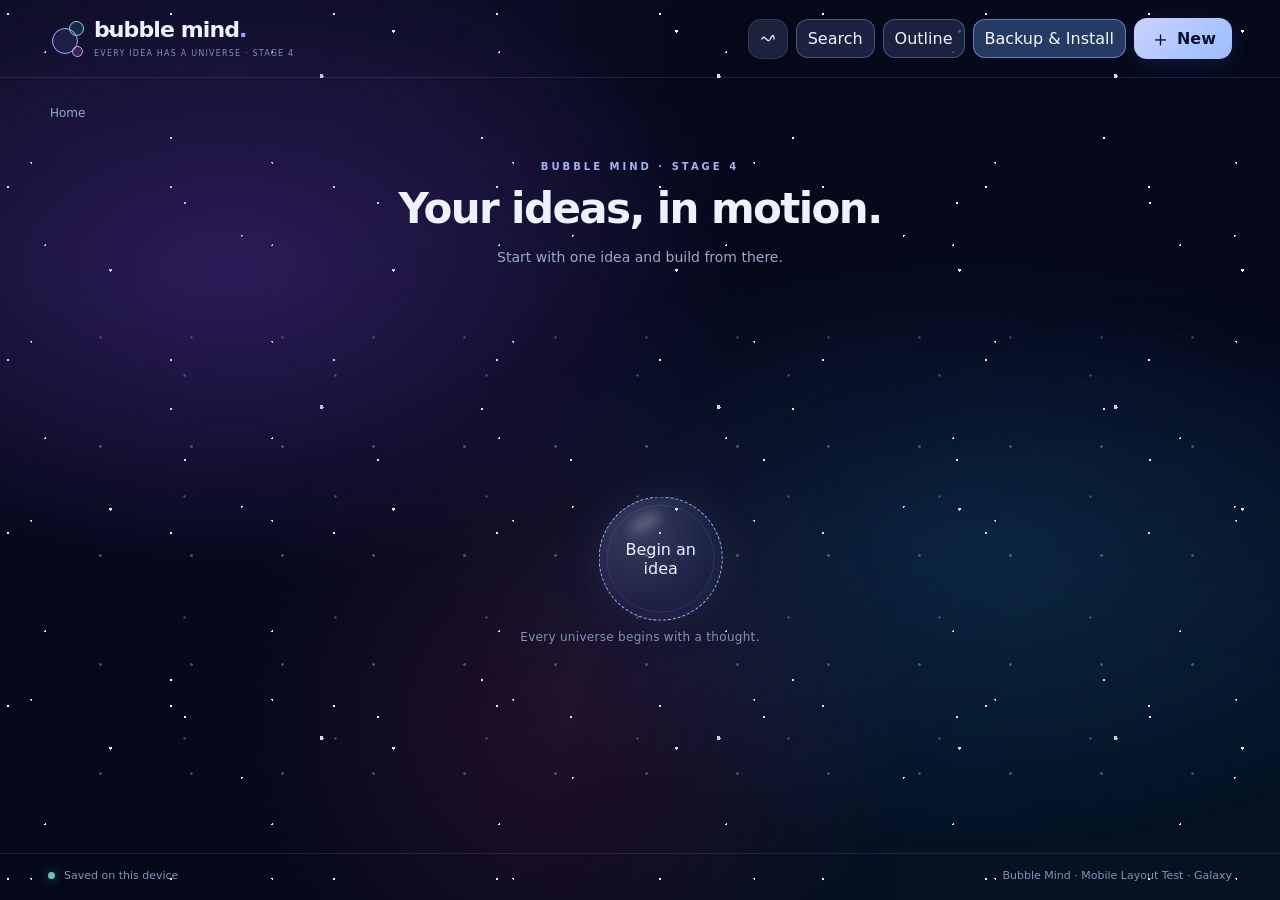
<file: stage4-mobile/index.html>
<!doctype html>
<html lang="en">
<head>
  <meta charset="utf-8">
  <meta name="viewport" content="width=device-width, initial-scale=1, viewport-fit=cover">
  <meta name="theme-color" content="#0a1021">
  <meta name="description" content="A playful, private space for ideas. Every universe begins with a thought.">
  <title>Bubble Mind — Compact Mobile Test</title>
  <link rel="manifest" href="./manifest.webmanifest">
  <meta name="application-name" content="Bubble Mind">
  <meta name="apple-mobile-web-app-capable" content="yes">
  <meta name="apple-mobile-web-app-status-bar-style" content="black-translucent">
  
  <link rel="icon" href="[data-uri]" type="image/png">
  <style>
:root{--bg:#0a1021;--ink:#eef2ff;--muted:#97a3c3;--line:rgba(173,196,248,.13);--panel:rgba(20,29,53,.7);--accent:#91a7ff;--safe-bottom:env(safe-area-inset-bottom,0px);color-scheme:dark;font-family:Inter,ui-sans-serif,system-ui,-apple-system,BlinkMacSystemFont,"Segoe UI",sans-serif}*{box-sizing:border-box}html,body{margin:0;min-height:100%;background:var(--bg);color:var(--ink)}body{overflow-x:hidden}button,input,textarea{font:inherit}button{cursor:pointer}button:focus-visible,input:focus-visible,textarea:focus-visible{outline:2px solid #c1b6ff;outline-offset:3px}button:disabled{opacity:.5;cursor:not-allowed}.ambient{pointer-events:none;position:fixed;width:70vw;height:70vw;filter:blur(105px);border-radius:50%;opacity:.13;z-index:0}.ambient-one{background:#6747ad;top:-35vw;left:-20vw}.ambient-two{background:#087e92;bottom:-35vw;right:-25vw}.app-shell{position:relative;z-index:1;min-height:100dvh;display:flex;flex-direction:column;max-width:1280px;margin:0 auto}.topbar{height:78px;flex:none;display:flex;align-items:center;justify-content:space-between;gap:12px;padding:12px clamp(18px,4vw,48px);border-bottom:1px solid var(--line)}.brand{display:flex;align-items:center;gap:10px;min-width:0}.brand-symbol{position:relative;width:36px;height:36px;flex:none}.brand-symbol span{position:absolute;border:1.5px solid #9dabff;border-radius:50%;background:rgba(125,141,252,.12)}.brand-symbol span:nth-child(1){width:26px;height:26px;top:7px;left:4px}.brand-symbol span:nth-child(2){width:15px;height:15px;top:0;right:0;border-color:#85dbd0;background:rgba(88,200,190,.15)}.brand-symbol span:nth-child(3){width:11px;height:11px;bottom:0;right:1px;border-color:#d7a0ec;background:rgba(200,120,234,.2)}.brand-title{font-size:22px;line-height:1.02;font-weight:750;letter-spacing:-.9px;white-space:nowrap}.brand-period{color:#9ca8ff}.brand-sub{font-size:8px;letter-spacing:1.2px;color:#8490b1;margin-top:7px;white-space:nowrap}.top-actions{display:flex;align-items:center;gap:8px}.icon-action{width:40px;height:40px;border-radius:13px;background:rgba(255,255,255,.035);color:#aab6db;border:1px solid var(--line);display:grid;place-items:center}.icon-action svg{width:18px;height:18px;stroke:currentColor;stroke-width:1.8;fill:none;stroke-linecap:round;stroke-linejoin:round}.icon-action:hover,.icon-action.selected{background:rgba(159,172,248,.16);color:#e0e4ff}.header-create,.primary-button{border:none;color:#0e1332;background:linear-gradient(135deg,#ccd1ff,#99beff);font-weight:750;padding:11px 16px;border-radius:13px;box-shadow:0 5px 20px #677bfb24}.header-create{display:flex;align-items:center;gap:6px}.header-create span:first-child{font-size:21px;font-weight:350;line-height:18px}.main-panel{width:100%;flex:1;display:flex;flex-direction:column;padding:23px clamp(18px,4vw,48px) 0}.crumbs{min-height:24px;display:flex;flex-wrap:wrap;align-items:center;gap:8px;margin-bottom:17px;font-size:12px;color:#8e9dbd}.crumb-link{border:0;background:none;color:#98a6c6;padding:3px 2px}.crumb-link:hover{color:#e2e7ff}.crumb-divider{opacity:.5}.crumb-current{color:#e5e9ff;font-weight:600;max-width:170px;overflow:hidden;text-overflow:ellipsis;white-space:nowrap}.intro{text-align:center;margin:12px auto 2px;max-width:650px}.eyebrow{font-size:10px;font-weight:700;letter-spacing:3px;color:#a1b4ed;margin:0 0 13px}.intro h1{font-size:clamp(25px,5vw,42px);letter-spacing:-1.6px;line-height:1.14;margin:0 0 13px;font-weight:680}.intro .sub{color:#9ba8c6;line-height:1.58;font-size:14px;margin:0 auto;max-width:445px}.intro .heading-wrap{display:flex;align-items:center;gap:9px;justify-content:center}.intro .heading-wrap h1{margin:0}.mini-tool{background:rgba(166,180,250,.08);color:#b8c4e5;border:1px solid var(--line);border-radius:10px;padding:7px 9px}.intro-child{margin-top:6px}.intro-child .sub{margin-top:13px}.bubble-world{flex:1;min-height:360px;position:relative;display:flex;flex-direction:column;align-items:stretch;padding:18px 0 38px}.bubble-world::before{content:"";position:absolute;inset:0;pointer-events:none;background-image:radial-gradient(circle,#bccbff 1px,transparent 1.7px),radial-gradient(circle,#aec8db .75px,transparent 1.6px);background-size:91px 109px,151px 121px;background-position:7px 13px,61px 45px;opacity:.11;mask-image:linear-gradient(transparent 0%,black 18%,black 85%,transparent 100%)}.empty-world{flex:1;min-height:320px;display:flex;flex-direction:column;align-items:center;justify-content:center;gap:25px;position:relative}.empty-hint{font-size:12px;color:#8293b7;letter-spacing:.3px}.home-grid,.child-grid{display:grid;grid-template-columns:repeat(auto-fit,minmax(140px,1fr));gap:25px 14px;justify-items:center;align-items:center;position:relative;z-index:1}.home-grid{max-width:910px;margin:25px auto auto;width:100%;min-height:230px}.home-grid .bubble-slot{min-height:170px}.constellation{position:relative;max-width:900px;width:100%;margin:6px auto 0}.connection-lines{position:absolute;inset:0;width:100%;height:100%;pointer-events:none;z-index:0;overflow:visible}.focus-stage{position:relative;z-index:1;display:flex;align-items:center;justify-content:center;min-height:215px}.child-grid{padding-top:26px;padding-bottom:12px;min-height:150px}.child-grid .bubble-slot{min-height:150px}.bubble-slot{display:flex;justify-content:center;align-items:center;position:relative;width:100%}.bubble{position:relative;width:var(--bubble-size,124px);height:var(--bubble-size,124px);border-radius:50%;padding:17px;border:1.7px solid var(--bubble-color,#91a7ff);background:radial-gradient(circle at 34% 27%,color-mix(in srgb,var(--bubble-color,#91a7ff) 36%,transparent),color-mix(in srgb,var(--bubble-color,#91a7ff) 13%,transparent) 53%,color-mix(in srgb,var(--bubble-color,#91a7ff) 7%,transparent) 73%);box-shadow:inset 0 0 32px color-mix(in srgb,var(--bubble-color,#91a7ff) 13%,transparent),0 5px 45px color-mix(in srgb,var(--bubble-color,#91a7ff) 14%,transparent);color:#eef1ff;display:flex;align-items:center;justify-content:center;text-align:center;flex-direction:column;gap:5px;transition:box-shadow .2s,border-color .2s,filter .2s;touch-action:manipulation;z-index:2;overflow:visible}.bubble::before{content:"";position:absolute;top:15%;left:24%;width:28%;height:11%;border-radius:50%;transform:rotate(-28deg);background:rgba(255,255,255,.23);filter:blur(6px);pointer-events:none}.bubble::after{content:"";position:absolute;inset:7px;border:1px solid rgba(225,230,255,.09);border-radius:50%;pointer-events:none}.bubble:hover{filter:brightness(1.15);box-shadow:0 0 45px color-mix(in srgb,var(--bubble-color,#91a7ff) 32%,transparent)}.bubble:active{filter:brightness(1.35)}.bubble-label{position:relative;display:-webkit-box;-webkit-box-orient:vertical;-webkit-line-clamp:3;line-clamp:3;overflow:hidden;max-width:100%;word-break:break-word;font-size:clamp(12px,3.6vw,15px);font-weight:640;letter-spacing:-.15px;line-height:1.25;text-shadow:0 1px 12px #10152b}.bubble-sub{font-size:10px;color:#c8d5ed;opacity:.82;position:relative}.bubble-create{--bubble-color:#9ab5ff;width:124px;height:124px;border-style:dashed;border-width:1.5px;background:radial-gradient(circle at 32% 26%,rgba(164,188,255,.24),rgba(114,150,255,.095) 65%);box-shadow:0 0 48px #92aaff18}.bubble-create .bubble-label{font-weight:620}.bubble-create .create-plus{font-size:26px;font-weight:300;line-height:1}.bubble-floating{animation:bob var(--drift-time,6s) ease-in-out infinite;animation-delay:var(--drift-delay,0s)}.bubble-focus{--bubble-size:157px;font-size:17px}.bubble-small{--bubble-size:116px}.bubble-home{--bubble-size:136px}.bubble-edit{position:absolute;right:-11px;bottom:6px;width:33px;height:33px;border:1px solid rgba(212,220,255,.32);border-radius:50%;color:#e3e9ff;background:#293250;display:grid;place-items:center;box-shadow:0 5px 14px #070a1799;z-index:4}.bubble-edit svg{width:15px;height:15px;fill:none;stroke:currentColor;stroke-width:1.7;stroke-linecap:round;stroke-linejoin:round}.child-placeholder{display:flex;flex-direction:column;align-items:center;gap:8px;color:#9aabd1;margin:0 auto 18px;text-align:center;font-size:13px;position:relative}.floating-action-strip{display:flex;align-items:center;justify-content:center;gap:12px;flex-wrap:wrap;position:relative;margin-top:12px}.soft-button{color:#ccd8f5;border:1px solid rgba(153,175,222,.2);background:rgba(137,157,218,.08);border-radius:13px;padding:10px 14px}.soft-button:hover{background:rgba(137,157,218,.16)}.footer{display:flex;align-items:center;gap:9px;padding:15px clamp(18px,4vw,48px) calc(18px + var(--safe-bottom));border-top:1px solid var(--line);color:#8493b4;font-size:11px}.footer-right{margin-left:auto}.status-pulse{width:7px;height:7px;display:inline-block;background:#65c9b7;border-radius:50%;box-shadow:0 0 11px #65c9b77a}.overlay{position:fixed;inset:0;z-index:40;background:rgba(3,7,20,.73);backdrop-filter:blur(8px);display:flex;align-items:center;justify-content:center;padding:18px}.dialog{width:min(440px,100%);max-height:min(86dvh,760px);overflow:auto;border-radius:22px;background:linear-gradient(145deg,#202a4b,#151e38);border:1px solid rgba(195,207,255,.22);box-shadow:0 30px 100px #030510e0;padding:24px}.dialog h2,.sheet h2{margin:0;font-size:23px;letter-spacing:-.6px}.dialog .dialog-sub{font-size:13px;color:#a6b3d1;line-height:1.6;margin:9px 0 21px}.field-label{display:block;color:#d0dafa;font-size:12px;font-weight:650;margin-bottom:8px}.text-field,.note-area{background:#0e172d;border:1px solid rgba(157,180,230,.23);border-radius:12px;color:#f0f4ff;padding:13px 14px;width:100%;outline:0}.text-field:focus,.note-area:focus{border-color:#9cafff;box-shadow:0 0 0 3px #9cafff18}.colors{display:flex;gap:10px;flex-wrap:wrap;margin-top:10px}.color-choice{width:31px;height:31px;background:var(--swatch);border:3px solid #1b2645;border-radius:50%;box-shadow:0 0 0 1px #7e8ba955}.color-choice.chosen{box-shadow:0 0 0 2px white}.form-actions{display:flex;justify-content:flex-end;gap:9px;margin-top:23px}.ghost-button{background:none;border:1px solid rgba(165,180,227,.25);border-radius:12px;padding:11px 14px;color:#bfcae2}.sheet-overlay{position:fixed;inset:0;z-index:40;background:#0207149c;display:flex;justify-content:center;align-items:end;backdrop-filter:blur(3px)}.sheet{height:min(570px,88dvh);width:min(700px,100%);background:#171f39;border:1px solid rgba(165,186,234,.22);border-bottom:0;border-radius:24px 24px 0 0;box-shadow:0 -10px 70px #030610cb;padding:15px 23px calc(20px + var(--safe-bottom));display:flex;flex-direction:column;gap:15px;animation:sheet-up .24s ease-out}.sheet.full{height:100dvh;width:100%;max-width:none;border-radius:0}.sheet-handle{width:41px;height:5px;border-radius:10px;background:#53617e;margin:0 auto 1px}.sheet-toolbar{display:flex;gap:8px;align-items:center;justify-content:space-between}.sheet-buttons{display:flex;gap:7px}.sheet-icon{width:34px;height:34px;display:grid;place-items:center;border-radius:9px;background:#283352;border:1px solid #3b4968;color:#d8e3ff}.sheet-icon svg{width:18px;height:18px;stroke:currentColor;fill:none;stroke-width:1.7;stroke-linecap:round;stroke-linejoin:round}.editor-name{font-size:22px;font-weight:700;border:0;border-bottom:1px solid #3c4566;background:transparent;border-radius:0;color:white;width:100%;padding:4px 0 10px}.editor-note{flex:1;min-height:70px;resize:none;line-height:1.65;color:#e9eeff;font-size:15px;padding:15px}.sheet-footer{display:flex;align-items:center;justify-content:space-between;gap:10px;color:#8593b7;font-size:11px}.danger-button{background:none;border:0;color:#fd9baf;padding:8px;font-size:12px}.backup-options{display:grid;gap:12px}.backup-option{width:100%;border:1px solid #475574;border-radius:13px;background:#25304d;color:#e1e7ff;padding:16px;text-align:left}.backup-option b{display:block;margin-bottom:5px}.backup-option small{color:#acb9d3}.backup-note{font-size:12px;line-height:1.6;color:#a8b5d2;padding:8px 2px}.import-input{display:none}#toast{position:fixed;left:50%;bottom:calc(35px + var(--safe-bottom));transform:translate(-50%,20px);padding:11px 16px;border-radius:13px;background:#273b61;color:#f4f7ff;box-shadow:0 6px 34px #0008;z-index:70;font-size:13px;opacity:0;transition:transform .25s,opacity .25s;pointer-events:none;white-space:nowrap;max-width:90%;text-overflow:ellipsis;overflow:hidden}#toast.visible{opacity:1;transform:translate(-50%,0)}.portal{position:fixed;border-radius:50%;border:2px solid var(--portal-color,#97b7ff);background:radial-gradient(circle at 37% 28%,color-mix(in srgb,var(--portal-color,#97b7ff) 65%,white 20%),color-mix(in srgb,var(--portal-color,#97b7ff) 58%,#12203b 42%) 75%);box-shadow:0 0 100px color-mix(in srgb,var(--portal-color,#97b7ff) 40%,transparent);z-index:100;pointer-events:none;will-change:transform,opacity}.hidden{display:none!important}@keyframes bob{0%,100%{transform:translate3d(0,2px,0)}50%{transform:translate3d(0,-7px,0)}}@keyframes sheet-up{from{transform:translateY(50px);opacity:0}to{transform:translateY(0);opacity:1}}@media(min-width:750px){.intro{margin-top:19px}.bubble-world{padding-top:40px}.child-grid{grid-template-columns:repeat(4,1fr)}.home-grid{grid-template-columns:repeat(4,1fr)}.focus-stage{min-height:230px}.sheet{height:min(680px,80dvh);border-radius:24px;margin-bottom:25px;border-bottom:1px solid rgba(165,186,234,.22)}.sheet-overlay{align-items:end}}@media(max-width:440px){.topbar{height:71px}.brand-title{font-size:19px}.brand-symbol{width:30px;height:30px}.brand-sub{font-size:7px;letter-spacing:.8px}.header-create{padding:10px 12px}.icon-action{width:36px;height:36px}.top-actions{gap:5px}.main-panel{padding-top:16px}.intro h1{letter-spacing:-.8px}.home-grid,.child-grid{grid-template-columns:repeat(2,minmax(0,1fr));gap:19px 6px}.bubble-world{padding-top:19px}.bubble-home{--bubble-size:122px}.bubble-small{--bubble-size:109px}.focus-stage{min-height:193px}.child-grid{padding-top:17px}.footer-right{font-size:9px}}@media(prefers-reduced-motion:reduce){.bubble-floating{animation:none!important}*,*::after,*::before{scroll-behavior:auto!important;transition-duration:.01ms!important}}

  .preview-fallback{position:relative;z-index:50;padding:14px 18px;background:#3a2947;color:#fff;font-size:13px;line-height:1.5;text-align:center}
  .bubble-floating:active,.bubble-floating:focus-visible{animation-play-state:paused}
  
/* Stage 2 enhancements — isolated from both older releases. */
:root {--map-size: 112px}
.stage2-label{display:inline-block;margin-left:8px;padding:3px 7px;border-radius:7px;background:#31456e;color:#d7e6ff;font-size:10px;vertical-align:middle;letter-spacing:0}
.map-controls{display:flex;flex-wrap:wrap;justify-content:center;align-items:center;gap:8px;margin:12px 0 6px}
.map-control{border:1px solid rgba(175,195,242,.24);border-radius:11px;background:#202c4f;color:#dce5ff;padding:9px 11px;min-height:40px;font-size:12px}
.map-control.active{background:#465f9e;border-color:#adc5ff;color:#fff}
.map-viewport{margin:15px auto 4px;position:relative;flex:1;min-height:480px;height:min(63dvh,730px);width:100%;max-width:100%;overflow:hidden;border:1px solid #798eba34;border-radius:18px;touch-action:none;background:radial-gradient(ellipse at 50% 50%,#202b52ab,#0a112b22 60%,transparent 84%)}
.map-viewport::after{content:'';pointer-events:none;position:absolute;inset:0;border-radius:18px;box-shadow:inset 0 0 40px #02061366}
.map-canvas{position:absolute;left:50%;top:50%;width:0;height:0;transform-origin:0 0;will-change:transform}
.map-svg{position:absolute;left:0;top:0;overflow:visible;width:1px;height:1px;pointer-events:none}
.map-node{position:absolute;left:0;top:0;width:112px;height:112px;transform:translate(-56px,-56px);touch-action:none;user-select:none}
.map-node .bubble{width:var(--bubble-size,112px);height:var(--bubble-size,112px);touch-action:none;cursor:grab;animation:none}
.map-node .bubble-floating{animation:bob 6s ease-in-out infinite}
.map-node.dragged .bubble{cursor:grabbing;filter:brightness(1.25);animation:none;box-shadow:0 0 40px #8cafff66}
.map-centre{position:absolute;left:-77px;top:-77px;width:154px;height:154px;z-index:3}
.map-centre .bubble{width:var(--bubble-size,154px);height:var(--bubble-size,154px)}
.map-centre .bubble-label{font-size:16px}
.map-center-label{font-size:10px;color:#d6dcff;opacity:.82}
.map-chip{position:absolute;top:0;right:-7px;width:31px;height:31px;border:1px solid #7985b5;border-radius:50%;background:#202b4b;color:#fff;font-size:18px;z-index:5;cursor:pointer}
.map-help{font-size:11px;text-align:center;color:#a5b3d2;padding:7px 8px 16px}
.map-link-label{font-size:12px;fill:#dce6ff;font-weight:600;paint-order:stroke;stroke:#0b132c;stroke-width:4px;stroke-linejoin:round}
.map-link {pointer-events:none}
.map-link.extra{stroke-dasharray:6 5}
.map-hover-link{stroke-width:5;stroke:#c1a0f6}
.map-viewport .map-pan-help{position:absolute;bottom:10px;left:12px;padding:7px 10px;font-size:11px;background:#121e36d9;border-radius:9px;color:#c5d4ef;pointer-events:none}
.map-viewport .map-reset{position:absolute;right:12px;bottom:9px;z-index:6}
.map-summary{display:flex;justify-content:center;gap:14px;color:#a0afd0;font-size:11px;margin:4px auto}
.map-toolbar{display:flex;gap:8px;flex-wrap:wrap;justify-content:center;margin:6px auto}
.map-toolbar .soft-button{font-size:12px;padding:9px 11px}
.modal-grid{display:grid;gap:13px}
.modal-grid label{color:#c9d5f0;font-size:12px;font-weight:650}
.modal-grid input[type=text],.modal-grid select,.modal-grid textarea,.modal-grid input[type=color]{width:100%;min-height:43px;background:#111b34;color:#f3f7ff;border:1px solid #56658b;border-radius:10px;padding:9px 12px;font:inherit}
.modal-grid input[type=color]{padding:4px;width:70px;min-height:42px}
.modal-grid textarea{min-height:80px;resize:vertical}
.color-row{display:flex;flex-wrap:wrap;gap:7px;align-items:center;margin:6px 0}
.color-row button{height:30px;width:30px;border-radius:50%;border:2px solid #e9edff45;min-width:30px}
.color-row button.selected{outline:2px solid #fff;outline-offset:2px}
.dialog-section{padding:14px 0;border-top:1px solid #ffffff20}
.dialog-section h3{font-size:14px;margin:3px 0 8px}
.dialog-section p{font-size:12px;color:#aebcdb;margin:5px 0 12px}
.rel-row{display:flex;align-items:center;justify-content:space-between;gap:12px;border-bottom:1px solid #ffffff13;padding:10px 0}
.rel-row>div{font-size:12px;overflow-wrap:anywhere;flex:1}
.rel-row strong{color:#e7efff}
.rel-row small{display:block;color:#9eafcb;margin-top:3px}
.rel-actions{display:flex;gap:5px;flex-wrap:wrap}
.rel-actions button{border-radius:8px;border:1px solid #52617c;background:#2a3653;color:#e6edff;padding:6px 9px;font-size:12px;min-height:34px}
.button-row{display:flex;flex-wrap:wrap;gap:8px;margin-top:12px}
.button-row button{flex:1;min-width:90px}
.help-text{font-size:12px;color:#aebcdb;line-height:1.5}
.notice{color:#bed6ff;font-size:12px;margin:5px 0}
@media(max-width:440px){.map-viewport{min-height:430px;height:57dvh}.map-node .bubble{width:var(--bubble-size,108px);height:var(--bubble-size,108px)}.map-node{width:108px;height:108px}.map-centre .bubble{width:var(--bubble-size,144px);height:var(--bubble-size,144px)}.map-centre{left:-72px;top:-72px;width:144px;height:144px}.map-controls{gap:5px}.map-control{padding:7px 9px;font-size:11px}.map-chip{right:-10px}}
@media(prefers-reduced-motion:reduce){.map-node .bubble-floating{animation:none!important}}

.map-pan-help{position:relative;margin:2px auto 8px;padding:6px 8px;text-align:center;font-size:11px;color:#9eafcc;pointer-events:none}


/* Stage 3 galaxy — generated with layered gradients; no network image dependencies */
html,body{min-height:100%;background:#05091a}
body::before{content:"";position:fixed;inset:0;pointer-events:none;z-index:0;background:
radial-gradient(ellipse at 18% 30%,rgba(98,51,177,.37),transparent 35%),
radial-gradient(ellipse at 76% 61%,rgba(40,105,171,.24),transparent 39%),
radial-gradient(ellipse at 44% 80%,rgba(173,54,121,.17),transparent 34%),
radial-gradient(1px 1px at 5% 8%,#fff 99%,transparent),
radial-gradient(1px 1px at 20% 27%,#fff 99%,transparent),
radial-gradient(1.5px 1.5px at 39% 13%,#fff 99%,transparent),
radial-gradient(1px 1px at 55% 51%,#fff 99%,transparent),
radial-gradient(2px 2px at 81% 23%,#d6e5ff 99%,transparent),
radial-gradient(1px 1px at 96% 79%,#fff 99%,transparent),
radial-gradient(1px 1px at 13% 91%,#fff 99%,transparent),
radial-gradient(1px 1px at 73% 87%,#fff 99%,transparent);
background-size:100% 100%,100% 100%,100% 100%,163px 173px,227px 193px,283px 239px,311px 271px,397px 331px,193px 257px,241px 179px,331px 271px}
.ambient{opacity:.08}
.app-shell{max-width:none;min-height:100dvh}
.main-panel{min-height:0}
.bubble-world{min-height:0;flex:1}
.bubble-world::before{opacity:.35}
.app-shell.inside{height:100dvh;min-height:100dvh}
.app-shell.inside .main-panel{padding:7px clamp(12px,2vw,28px) 0;min-height:0}
.app-shell.inside .intro{margin:0 auto;max-width:100%}
.app-shell.inside .intro h1{font-size:clamp(18px,3vw,27px);margin:0 0 3px}
.app-shell.inside .intro .sub{display:none}
.app-shell.inside .intro .eyebrow{margin:0 0 4px;letter-spacing:1px}
.app-shell.inside .crumbs{margin-bottom:3px}
.app-shell.inside .bubble-world{padding:6px 0 5px}
.app-shell.inside .map-viewport{height:auto;min-height:0;flex:1;width:100%;max-width:none;margin:0}
.app-shell.inside .map-summary,.app-shell.inside .map-pan-help,.app-shell.inside .map-help{display:none}
.app-shell.inside .map-toolbar{margin:3px auto 0;padding:4px 0}
.app-shell.inside .map-controls{margin:0 auto 4px}
@media(max-width:600px){
.app-shell.inside .topbar{height:54px;padding:7px 12px}
.app-shell.inside .brand-sub{display:none}
.app-shell.inside .brand-title{font-size:17px}
.app-shell.inside .brand-symbol{transform:scale(.8)}
.app-shell.inside .footer{display:none}
.app-shell.inside .map-toolbar{gap:3px;flex-wrap:wrap;justify-content:center}
.app-shell.inside .map-toolbar button{font-size:11px;padding:6px}
.app-shell.inside .map-controls{flex-wrap:wrap}
}
.stage3-action{border:1px solid #9bb9f259;background:#202a4bca;color:#f0f3ff;border-radius:12px;min-height:39px;padding:7px 11px}
.stage3-action:focus-visible{outline:2px solid #fff;outline-offset:2px}
.note-backdrop{position:fixed;inset:0;z-index:100;background:rgba(3,5,17,.55);display:flex;align-items:flex-end;justify-content:center}
.note-sheet{width:min(850px,100%);height:min(57dvh,520px);background:#111a32f5;border:1px solid #8197d960;border-radius:22px 22px 0 0;display:flex;flex-direction:column;padding:15px;box-shadow:0 -20px 70px #0009}
.note-sheet.full{height:100dvh;width:100%;border-radius:0;max-height:none;background:#0d142a}
.note-top{display:flex;gap:10px;align-items:center;flex-wrap:wrap;padding-bottom:10px}
.note-title{font-weight:700;flex:1;min-width:110px;overflow:hidden;text-overflow:ellipsis;white-space:nowrap}
.note-body{flex:1;min-height:0;width:100%;resize:none;border:1px solid #879cd54a;background:#070e22d9;color:#f6f7ff;border-radius:12px;padding:14px;font:15px/1.65 ui-sans-serif,system-ui}
.note-toolbar{display:flex;gap:6px;flex-wrap:wrap;padding-bottom:8px}
.note-toolbar button{min-width:36px;padding:5px 8px;background:#25335c;color:#fff;border:1px solid #8196d955;border-radius:8px}
.note-status{font-size:11px;color:#bdcaef}
.search-panel,.outline-panel{max-height:67dvh;overflow:auto}
.search-hit,.outline-hit{width:100%;display:block;text-align:left;border:1px solid #8195c344;background:#253251a3;color:#fff;padding:12px;border-radius:12px;margin:6px 0}
.search-hit small,.outline-hit small{display:block;color:#adbee4;margin-top:5px}
.stage3-search{width:100%;padding:12px;border-radius:12px;background:#080e22;color:white;border:1px solid #a5b4e060}


/* Bubble sizing — original inline child counts restored. */
.bubble{flex:none;min-width:0;min-height:0}
.map-node{width:var(--slot-size,112px);height:var(--slot-size,112px)}
.map-centre{width:var(--core-size,154px);height:var(--core-size,154px);left:calc(var(--core-size,154px)/-2);top:calc(var(--core-size,154px)/-2)}
.bubble-home,.bubble-focus{width:var(--bubble-size,136px);height:var(--bubble-size,136px)}
.home-grid .bubble-slot{min-height:var(--slot-height,170px)}


/* Stage 3.2: dynamic browser viewport and readable motion. */
.app-shell.inside{height:var(--bm-height,100dvh);min-height:var(--bm-height,100dvh)}
.app-shell.inside .main-panel{overflow:hidden}
.note-sheet.full{height:var(--bm-height,100dvh)}
@keyframes visible-bubble-float{0%,100%{transform:translate3d(0,3px,0)}50%{transform:translate3d(4px,-14px,0)}}
.map-node .bubble-floating,.bubble-home.bubble-floating,.bubble-create.bubble-floating{animation:visible-bubble-float var(--drift-time,4.5s) ease-in-out infinite}
@media(prefers-reduced-motion:reduce){.map-node .bubble-floating,.bubble-home.bubble-floating,.bubble-create.bubble-floating{animation:none!important}}
@media(orientation:landscape) and (max-height:550px){.app-shell.inside .topbar{height:44px}.app-shell.inside .intro{display:none}.app-shell.inside .map-controls{margin:0}.app-shell.inside .crumbs{min-height:18px;margin:0}.app-shell.inside .bubble-world{padding:2px 0}}

.note-preview{flex:1;min-height:0;overflow:auto;border:1px solid #879cd54a;background:#070e22d9;color:#f6f7ff;border-radius:12px;padding:14px;font:15px/1.65 ui-sans-serif,system-ui}
.note-preview[hidden],.note-body[hidden]{display:none!important}
.note-preview h2{font-size:24px;margin:8px 0}.note-preview h3{font-size:19px;margin:7px 0}
.note-preview p{margin:5px 0;white-space:pre-wrap}.note-preview a{color:#afd5ff;text-decoration:underline}
.note-preview input{margin-right:9px}.note-format-help{font-size:12px;color:#b7c8eb;margin:0 0 6px}

/* Stage 3 landscape: compact controls with an Actions menu. */
.landscape-actions{display:none}
@media(orientation:landscape) and (max-height:550px){
 .app-shell.inside .topbar{height:42px;padding:4px 10px}
 .app-shell.inside .brand-sub{display:none}
 .app-shell.inside .brand-symbol{transform:scale(.75)}
 .app-shell.inside .brand-title{font-size:17px}
 .app-shell.inside .header-create{padding:5px 8px}
 .app-shell.inside .stage3-action{min-height:29px;padding:4px 7px;font-size:11px}
 .app-shell.inside .footer,.app-shell.inside .intro,.app-shell.inside .crumbs{display:none}
 .app-shell.inside .map-toolbar,.app-shell.inside .map-help,.app-shell.inside .map-pan-help,.app-shell.inside .map-summary{display:none}
 .app-shell.inside .map-controls{margin:0 0 3px;gap:4px;flex-wrap:nowrap;overflow-x:auto;justify-content:flex-start}
 .app-shell.inside .map-controls .map-control{padding:4px 8px;min-height:29px;font-size:11px;flex:none}
 .app-shell.inside .map-controls .map-control:nth-last-child(2){display:none}
 .app-shell.inside .landscape-actions{display:inline-flex}
 .app-shell.inside .bubble-world{padding:0}
 .app-shell.inside .map-viewport{min-height:0;height:auto;flex:1}
}
@media(prefers-reduced-motion:reduce){
 body.motion-override .map-node .bubble-floating,body.motion-override .bubble-home.bubble-floating,body.motion-override .bubble-create.bubble-floating{
  animation:visible-bubble-float 4.5s ease-in-out infinite!important
 }
}

/* Stage 3 desktop motion: JavaScript controls the independent translate offset.
   Disable competing keyframes so the toggle behaves identically on phone and PC. */
.bubble-world .bubble-floating{animation:none!important}

.tether-mode-label{font-size:11px;color:#bdd7ff;border:1px solid #8cafec66;background:#1e3765b3;padding:7px 10px;border-radius:999px;white-space:nowrap}
@media(orientation:landscape) and (max-height:550px){.tether-mode-label{display:none}}

/* Stage 3 large-scale home galaxy: 16x16 extra-large capacity (256 positions). */
.home-map-top{display:flex;align-items:center;justify-content:space-between;gap:10px;flex-wrap:wrap;margin:12px 0 9px}
.home-zoom-group{display:flex;align-items:center;gap:8px;color:#bfd0ed;font-size:12px}
.home-zoom{width:115px;accent-color:#a4baff}.home-zoom-label{min-width:38px}
.home-map-view{width:100%;height:min(67dvh,720px);min-height:360px;overflow:auto;overscroll-behavior:contain;position:relative;border:2px solid #8caef5a8;border-radius:18px;background:rgba(5,12,31,.13);box-shadow:inset 0 0 35px #080d2455,0 10px 30px #04061235}
.home-map-stage{position:relative;min-width:0;min-height:0;overflow:hidden}
.home-map-layer{position:absolute;top:0;left:0;width:4200px;height:4200px;transform-origin:0 0;contain:layout style}
.home-free-slot{position:absolute;display:flex;align-items:center;justify-content:center;width:var(--slot-size,190px);height:var(--slot-size,190px);will-change:transform}
.home-free-slot .bubble-home{flex:none}.home-free-slot .bubble-edit{right:-8px;bottom:7px}
.home-new-control{position:sticky;left:12px;top:12px;z-index:4;width:max-content;height:0;pointer-events:none;transform:translate(0,0)}
.home-new-control button{pointer-events:auto;background:#21375be8;box-shadow:0 4px 20px #050b1cc4}
.home-map-help{font-size:12px;color:#aabce0;text-align:center;padding:0 8px}
@media(max-width:680px){.home-map-view{height:65dvh;min-height:320px}.home-map-top{margin-top:4px}.home-map-help{font-size:11px}}

/* Home search and independent motion controls */
.home-map-top{position:relative;justify-content:flex-start}
.home-search-wrap{position:relative;flex:1;min-width:min(230px,100%);max-width:420px;z-index:8}
.home-search{display:block;width:100%;min-height:40px;border-radius:12px;border:1px solid #9eBAed8c;background:#0a1934d9;color:#f2f7ff;padding:9px 13px;font:inherit;font-size:14px;outline-offset:2px}
.home-search::placeholder{color:#a9bbe1}
.home-search-results{position:absolute;top:calc(100% + 4px);left:0;right:0;max-height:270px;overflow-y:auto;border:1px solid #99b4e38c;background:#152644f5;border-radius:12px;box-shadow:0 14px 30px #0008;padding:5px}
.home-search-results[hidden]{display:none!important}
.home-search-result{display:block;width:100%;text-align:left;padding:10px 12px;border:0;background:transparent;color:#eef3ff;min-height:38px;font-size:13px}
.home-search-result:hover,.home-search-result:focus-visible{background:#486ca288}
.home-search-empty{display:block;padding:10px;color:#a8bddf;font-size:13px}
.home-static-toggle{white-space:nowrap}
.home-static-toggle[aria-pressed=true]{background:#46638c;border-color:#bfd3ff;color:#fff}
.home-found .bubble{outline:6px solid #aed0ff;outline-offset:8px;box-shadow:0 0 0 12px #669dff35,0 0 55px #9bc6ff88;z-index:5}
@media(max-width:680px){.home-map-top{gap:8px}.home-search-wrap{min-width:100%;max-width:none}.home-map-top>.help-text{display:none}}
.home-map-view{touch-action:none;cursor:grab}
.home-map-view.home-panning{cursor:grabbing}
.home-map-view .home-free-slot,.home-map-view .home-new-control{cursor:default}
/* Stage 4 backup and installation controls */
.stage4-backup{border-color:#a2b6ff8c;background:#263b63;color:#f4f7ff}
.stage4-section{border-top:1px solid #7189bc45;padding-top:14px;margin-top:14px}
.stage4-section h3{margin:0 0 5px;font-size:15px;color:#e7eeff}
.stage4-muted{font-size:12px;line-height:1.6;color:#bac7e2;margin:4px 0 10px}
.stage4-actions{display:flex;flex-wrap:wrap;gap:8px;align-items:center}
.stage4-stats{padding:9px 12px;border-radius:10px;background:#263d6977;color:#dceaff;font-size:13px}
.stage4-file{display:block;width:100%;max-width:100%;margin:12px 0;color:#dce7ff}
.stage4-select{max-width:100%;padding:10px;background:#182c4a;color:#f5f8ff;border:1px solid #829dd49b;border-radius:9px}
.stage4-confirm{display:flex;align-items:center;gap:7px;font-size:12px;color:#cfdbf2}
.stage4-confirm input{accent-color:#93bafa}
.stage4-actions button:disabled{opacity:.4;cursor:not-allowed}
.overlay .dialog:has(.stage4-section){max-height:88dvh;overflow-y:auto;width:min(92vw,610px)}
@media(max-width:680px){.top-actions .stage4-backup{font-size:11px;padding:6px 8px;white-space:nowrap}.stage4-actions{align-items:stretch}.stage4-actions button{font-size:12px}}

/* Isolated mobile header trial: hide overcrowded actions; retain their actual event handlers. */
.mobile-menu-toggle,.mobile-tools-panel{display:none}
@media(max-width:760px){
 .app-shell{max-width:100%;overflow-x:clip}
 .topbar,.app-shell.inside .topbar{height:58px;min-height:58px;padding:7px 13px;gap:8px;flex-wrap:nowrap}
 .brand{flex:1 1 auto;min-width:0;overflow:hidden;gap:7px}
 .brand-symbol{width:32px;height:32px;transform:scale(.82);transform-origin:center;flex:none}
 .brand-title{font-size:19px;letter-spacing:-.8px;overflow:hidden;text-overflow:ellipsis}
 .brand-sub{display:none}
 .top-actions{flex:none;gap:6px;min-width:0}
 .top-actions #motion-button,.top-actions #search-button,.top-actions #outline-button,.top-actions #backup-button{display:none!important}
 .top-actions .header-create{display:flex;align-items:center;justify-content:center;padding:7px 9px;min-width:44px;height:40px;border-radius:11px;font-size:0}
 .top-actions .header-create span:first-child{font-size:25px;line-height:1}
 .top-actions .header-create span:last-child{display:none}
 .mobile-menu-toggle{display:flex;align-items:center;justify-content:center;width:42px;height:40px;flex:none;border-radius:11px;border:1px solid #9db7ed70;background:#192e52;color:#eff5ff;font-size:22px;cursor:pointer}
 .mobile-tools-panel:not([hidden]){display:grid;position:absolute;z-index:250;top:59px;right:12px;width:min(270px,calc(100vw - 24px));gap:4px;padding:9px;border:1px solid #93a9db88;border-radius:15px;background:#15223ef7;box-shadow:0 18px 42px #0009}
 .mobile-menu-action{display:block;min-height:44px;text-align:left;width:100%;border:0;border-radius:9px;background:transparent;color:#f0f4ff;font:inherit;font-size:14px;padding:10px 13px}
 .mobile-menu-action:focus-visible,.mobile-menu-action:hover{background:#4c679d99}
 .main-panel{padding:10px 12px 0;min-width:0}
 .crumbs{min-height:20px;margin-bottom:4px;font-size:12px}
 .intro{margin:4px auto 5px;max-width:100%}
 .intro .eyebrow{display:none}
 .intro h1{font-size:clamp(19px,5vw,24px);letter-spacing:-.5px;line-height:1.18;margin:0 0 4px}
 .intro .sub{font-size:12px;line-height:1.35;margin:0}
 .bubble-world{padding-top:7px}
 .home-map-top{display:grid;grid-template-columns:minmax(0,1fr) auto;gap:8px;align-items:center;margin:4px 0 9px}
 .home-search-wrap{min-width:0;max-width:none;grid-column:1 / -1}
 .home-search{min-height:42px;font-size:13px;padding:8px 12px}
 .home-static-toggle{grid-column:1;justify-self:start;font-size:12px;min-height:37px;padding:6px 10px}
 .home-zoom-group{grid-column:2;display:flex;gap:6px;white-space:nowrap;justify-self:end;font-size:11px}
 .home-zoom-group .home-zoom{display:none}
 .home-zoom-group .home-zoom-label{display:none}
 .home-zoom-group .map-control{min-height:37px;font-size:12px;padding:6px 11px}
 .home-map-view{height:min(75dvh,780px);min-height:370px}
 .home-map-help{font-size:11px;margin:5px 0 0}
 .app-shell.inside .main-panel{padding-top:6px}
 .app-shell.inside .intro{display:none}
}
@media(orientation:landscape) and (max-height:550px) and (max-width:760px){
 .app-shell.inside .topbar{height:50px;min-height:50px}
 .mobile-tools-panel:not([hidden]){top:51px}
 .home-map-view{height:60dvh;min-height:250px}
}
</style>
</head>
<body>
  <div id="preview-fallback" class="preview-fallback" role="status">This is an interactive web app. If the buttons do nothing, your file preview is blocking JavaScript. Download the HTML file and open it in Chrome or use a hosted HTTPS link.</div>
  <div class="ambient ambient-one"></div><div class="ambient ambient-two"></div>
  <div id="app" class="app-shell">
    <header class="topbar">
      <div class="brand"><div class="brand-symbol" aria-hidden="true"><span></span><span></span><span></span></div><div><div class="brand-title">bubble mind<span class="brand-period">.</span></div><div class="brand-sub">EVERY IDEA HAS A UNIVERSE · STAGE 4</div></div></div>
      <div class="top-actions">
        <button class="icon-action" id="motion-button" aria-label="Toggle floating motion" title="Toggle floating motion"><svg viewBox="0 0 24 24" aria-hidden="true"><path d="M4 12c4-8 7 8 11 0s5-4 5 0"/></svg></button>
        <button class="stage3-action" id="search-button" title="Search all bubbles and notes">Search</button><button class="stage3-action" id="outline-button" title="Open outline view">Outline</button><button class="stage3-action stage4-backup" id="backup-button" title="Back up, export, restore, and install">Backup &amp; Install</button><button class="header-create" id="new-button"><span aria-hidden="true">＋</span><span>New</span></button><button id="mobile-menu-toggle" class="mobile-menu-toggle" aria-expanded="false" aria-controls="mobile-tools-panel" aria-label="Open tools menu" type="button">☰</button>
      </div>
    </header>
    <div id="mobile-tools-panel" class="mobile-tools-panel" hidden aria-label="Bubble Mind tools"></div>
    <main class="main-panel">
      <nav class="crumbs" id="crumbs" aria-label="Your current location"></nav>
      <div class="intro" id="intro"></div>
      <div class="bubble-world" id="world" aria-live="polite"></div>
    </main>
    <footer class="footer"><span class="status-pulse" aria-hidden="true"></span><span id="save-status">Saved on this device</span><span class="footer-right">Bubble Mind · Mobile Layout Test · Galaxy</span></footer>
  </div>
  <div id="overlay-root"></div><div id="portal-root" aria-hidden="true"></div><div id="toast" role="status" aria-live="polite"></div>
  <script>
document.getElementById("preview-fallback")?.remove();
/* Bubble Mind Stage 3. Independent evolution of the assistant's Stage 1 prototype.
   Deliberately does NOT use, modify, or import the user's original application. */
(()=>{'use strict';
const KEY='bubble-mind-stage4-mobile-v1',STAGE1_KEY='bubble-mind-stage4-v1',PALETTE=['#9bb5ff','#8bd8ca','#d5a1ee','#f0c180','#ee9da9','#9fce97','#73c6ed','#f18ec6'];
const state={nodes:[],links:[],notes:{},motion:true,motionOverride:false,homeStatic:false,layout:'orbit',currentId:null,transition:false,pan:{x:0,y:0,k:1},past:[],future:[],dragHappened:false};
const byId=id=>state.nodes.find(n=>n.id===id)||null;
const kids=id=>state.nodes.filter(n=>n.parentId===id);
const id=()=>globalThis.crypto?.randomUUID?.()||'bm-'+Date.now().toString(36)+'-'+Math.random().toString(36).slice(2);
const el=(tag,cls,text)=>{const e=document.createElement(tag);if(cls)e.className=cls;if(text!==undefined)e.textContent=text;return e};
const btn=(text,cls,fn)=>{const e=el('button',cls,text);e.type='button';e.addEventListener('click',fn);return e};
const $=id=>document.getElementById(id);
const refs={world:$('world'),intro:$('intro'),crumbs:$('crumbs'),overlay:$('overlay-root'),toast:$('toast'),motion:$('motion-button'),save:$('save-status')};
let toastTimer=null,canvas=null,viewport=null,svg=null,display=new Map(),press=null,panPress=null,portalBusy=false;
const reduced=()=>matchMedia('(prefers-reduced-motion: reduce)').matches&&!state.motionOverride;
function normalHex(x){return /^#[\da-f]{6}$/i.test(x)?x.toLowerCase():'#9bb5ff'}
function scrub(raw){
 if(!raw||!Array.isArray(raw.nodes))return;
 const all=raw.nodes.slice(0,5000).filter(n=>n&&typeof n.id==='string'&&n.id.length<160&&typeof n.title==='string');
 const seen=new Set();const clean=[];
 for(const n of all){if(seen.has(n.id))continue;seen.add(n.id);clean.push({id:n.id,parentId:typeof n.parentId==='string'?n.parentId:null,title:n.title.slice(0,100)||'Untitled',color:normalHex(n.color),description:String(n.description||'').slice(0,2000),size:Number.isFinite(n.size)?Math.max(.7,Math.min(1.4,n.size)):1,x:Number.isFinite(n.x)?Math.max(-6000,Math.min(6000,n.x)):null,y:Number.isFinite(n.y)?Math.max(-6000,Math.min(6000,n.y)):null})}
 const ids=new Set(clean.map(n=>n.id));for(const n of clean){if(n.parentId===n.id||!ids.has(n.parentId))n.parentId=null}
 // Break cycles from malformed backups, even though Stage 2 never deliberately creates them.
 for(const n of clean){const chain=new Set([n.id]);let p=n.parentId;while(p){if(chain.has(p)){n.parentId=null;break}chain.add(p);p=clean.find(x=>x.id===p)?.parentId||null}}
 state.nodes=clean;
 state.notes=(raw.notes&&typeof raw.notes==='object'&&!Array.isArray(raw.notes))?Object.fromEntries(Object.entries(raw.notes).filter(([k,v])=>ids.has(k)&&typeof v==='string').map(([k,v])=>[k,v.slice(0,500000)])):{};
 state.links=Array.isArray(raw.links)?raw.links.filter(l=>l&&typeof l.id==='string'&&ids.has(l.from)&&ids.has(l.to)&&l.from!==l.to).slice(0,20000).map(l=>({id:l.id,from:l.from,to:l.to,label:String(l.label||'').slice(0,90),color:normalHex(l.color)})):[];
 state.motion=raw.motion!==false;state.motionOverride=raw.motionOverride===true;state.homeStatic=raw.homeStatic===true;state.layout=['orbit','grid','free'].includes(raw.layout)?raw.layout:'orbit';
}
function load(){
 try{
  const existing=localStorage.getItem(KEY);
  if(existing){scrub(JSON.parse(existing));return}
  // Import a COPY of the assistant Stage 1 data, only once; never overwrite its storage key.
  const earlier=localStorage.getItem(STAGE1_KEY);
  if(earlier){
   const old=JSON.parse(earlier);
   if(Array.isArray(old.nodes)&&old.nodes.length){
    scrub(old);
    if(persist())refs.save.textContent='Stage 4 ideas copied into the mobile layout test';
   }
  }
 }catch(e){refs.save.textContent='Storage unavailable — changes may not persist';console.warn(e)}
}
function persist(){try{localStorage.setItem(KEY,JSON.stringify({version:3,nodes:state.nodes,notes:state.notes,links:state.links,motion:state.motion,motionOverride:state.motionOverride,homeStatic:state.homeStatic,layout:state.layout}));refs.save.textContent='Saved on this device';return true}catch(e){console.error(e);refs.save.textContent='Save failed — storage unavailable';toast('Could not save to this browser');return false}}

/* Stage 4: non-destructive backups and deliberate restores.
   This app uses its own localStorage key and imports a COPY of Stage 3 once. */
const ROLLBACK_KEY='bubble-mind-stage4-mobile-pre-restore-v1';
let deferredInstall=null;
const collectData=()=>({version:4,nodes:state.nodes,notes:state.notes,links:state.links,
 motion:state.motion,motionOverride:state.motionOverride,homeStatic:state.homeStatic,layout:state.layout});
const safeName=()=>new Date().toISOString().replace(/[:.]/g,'-');
function saveDownload(filename,content,mime){
 const blob=new Blob([content],{type:mime});
 const url=URL.createObjectURL(blob);
 const a=document.createElement('a');a.href=url;a.download=filename;
 document.body.append(a);a.click();a.remove();
 setTimeout(()=>URL.revokeObjectURL(url),60000);
}
function backupJSONString(){
 return JSON.stringify({format:'bubble-mind-backup',formatVersion:1,
  exportedAt:new Date().toISOString(),source:'stage4',data:collectData()},null,2);
}
function exportJSON(){saveDownload('bubble-mind-backup-'+safeName()+'.json',backupJSONString(),'application/json;charset=utf-8');toast('JSON backup prepared — check downloads')}
function mdSafe(v){return String(v||'').replace(/[\r\n]+/g,' ').replace(/([\\*_{}\[\]<>#+.!|])/g,'\\$1')}
function exportMarkdown(){
 const lines=['# Bubble Mind — ideas','', 'Exported '+new Date().toLocaleString(), ''];
 const children=new Map();
 for(const n of state.nodes){const key=n.parentId||'';if(!children.has(key))children.set(key,[]);children.get(key).push(n)}
 const visited=new Set();
 function walk(parent,depth){
  if(depth>50)return;
  for(const n of children.get(parent)||[]){
   if(visited.has(n.id))continue;visited.add(n.id);
   lines.push('  '.repeat(depth)+'- **'+mdSafe(n.title)+'**');
   if(n.description)lines.push('  '.repeat(depth+1)+mdSafe(n.description));
   if(state.notes[n.id]){lines.push('','  '.repeat(depth+1)+'Notes:', '');for(const line of state.notes[n.id].split(/\r?\n/))lines.push('  '.repeat(depth+1)+line);lines.push('')}
   walk(n.id,depth+1);
  }
 }
 walk('',0);
 for(const n of state.nodes)if(!visited.has(n.id))walk(n.parentId||'',0);
 saveDownload('bubble-mind-outline-'+safeName()+'.md',lines.join('\n'),'text/markdown;charset=utf-8');
 toast('Markdown outline prepared');
}
function exportCSV(){
 const by=new Map(state.nodes.map(n=>[n.id,n]));
 const path=n=>{let p=n,titles=[],seen=new Set();while(p&&!seen.has(p.id)){seen.add(p.id);titles.unshift(p.title);p=by.get(p.parentId)}return titles.join(' > ')};
 const cell=value=>{
  const plain=String(value??'');
  const safe=/^[\s]*[=+\-@\t\r]/.test(plain)?"'"+plain:plain;
  return '"'+safe.replace(/"/g,'""')+'"';
 };
 const rows=[['id','parent_id','title','path','description','notes','color','size','x','y'].map(cell).join(',')];
 for(const n of state.nodes)rows.push([n.id,n.parentId||'',n.title,path(n),n.description,state.notes[n.id]||'',n.color,n.size,n.x??'',n.y??''].map(cell).join(','));
 saveDownload('bubble-mind-ideas-'+safeName()+'.csv','\uFEFF'+rows.join('\r\n'),'text/csv;charset=utf-8');
 toast('CSV export prepared');
}
function checkedImport(raw){
 if(!raw||typeof raw!=='object'||Array.isArray(raw))throw Error('Backup must be a JSON object.');
 const data=raw.format==='bubble-mind-backup'?raw.data:raw;
 if(raw.format&&raw.format!=='bubble-mind-backup')throw Error('Unrecognized backup format.');
 if(raw.format==='bubble-mind-backup'&&raw.formatVersion!==1)throw Error('Unsupported backup version.');
 if(!data||typeof data!=='object'||!Array.isArray(data.nodes))throw Error('No valid ideas array found.');
 if(data.nodes.length>5000)throw Error('Backup exceeds the 5,000 bubble safety limit.');
 if(data.links!==undefined&&!Array.isArray(data.links))throw Error('Connections must be an array.');
 if(data.links?.length>20000)throw Error('Too many connections.');
 if(data.notes!==undefined&&(data.notes===null||typeof data.notes!=='object'||Array.isArray(data.notes)))throw Error('Notes must be an object.');
 const ids=new Set();
 for(const n of data.nodes){
  if(!n||typeof n.id!=='string'||!n.id||n.id.length>=160||typeof n.title!=='string')throw Error('Invalid bubble record.');
  if(ids.has(n.id))throw Error('Duplicate bubble ID: '+n.id.slice(0,40));
  ids.add(n.id);
 }
 for(const [key,value] of Object.entries(data.notes||{})){
  if(typeof value!=='string')throw Error('Invalid note content.');
  if(value.length>500000)throw Error('An individual note exceeds its safety limit.');
 }
 for(const l of data.links||[]){
  if(!l||typeof l.from!=='string'||typeof l.to!=='string'||typeof l.id!=='string')throw Error('Invalid connection record.');
 }
 return {nodes:data.nodes,links:data.links||[],notes:data.notes||{},
  motion:data.motion,motionOverride:data.motionOverride,homeStatic:data.homeStatic,layout:data.layout};
}
function mergeImported(incoming){
 const map=new Map(incoming.nodes.map(n=>[n.id,id()]));
 for(const n of incoming.nodes){
  state.nodes.push({...n,id:map.get(n.id),
   parentId:map.get(n.parentId)||null});
 }
 for(const [oldId,note] of Object.entries(incoming.notes)){
  if(map.has(oldId))state.notes[map.get(oldId)]=note;
 }
 for(const link of incoming.links){
  const from=map.get(link.from),to=map.get(link.to);
  if(from&&to&&from!==to)state.links.push({...link,id:id(),from,to});
 }
}
function restoreBackupData(incoming,mode){
 // Stage 4 keeps its own rollback snapshot. Never edit Stage 3 or original keys.
 const current=JSON.stringify(collectData());
 if(!localStorage.getItem(KEY))persist();
 localStorage.setItem(ROLLBACK_KEY,current);
 if(mode==='merge'){
  if(state.nodes.length+incoming.nodes.length>5000)throw Error('Merge exceeds 5,000 bubbles.');
  mergeImported(incoming);
  const combined=collectData();
  scrub(combined); // Sanitization and relationship cycle checks
 }else{
  scrub(incoming);
 }
 state.currentId=null;state.pan={x:0,y:0,k:1};state.past=[];state.future=[];
 if(!persist()){
  scrub(JSON.parse(current));persist();throw Error('Insufficient browser storage; original project restored.');
 }
 render();
}
function openBackupManager(){
 dialog('Backups, exports & installation','Your ideas stay on this device unless you export a file. Your completed Stage 4, Stage 3 and original app are not changed.',d=>{
  const section=(heading,description)=>{const wrap=el('section','stage4-section');wrap.append(el('h3','',heading),el('p','stage4-muted',description));d.append(wrap);return wrap};
  const stats=el('div','stage4-stats',state.nodes.length+' bubbles · '+Object.keys(state.notes).length+' notes · '+state.links.length+' connections');d.append(stats);
  const backup=section('Download your work','JSON is the complete recoverable backup. Markdown and CSV are readable exports, not restore files.');
  const actions=el('div','stage4-actions');
  actions.append(btn('Download JSON backup','soft-button',exportJSON),btn('Export Markdown','soft-button',exportMarkdown),btn('Export CSV','soft-button',exportCSV));
  backup.append(actions);
  const restore=section('Import or restore','Choose a JSON backup file and review it before making changes. Replacing creates a recovery copy in this browser.');
  const file=el('input','stage4-file');file.type='file';file.accept='.json,application/json';
  file.setAttribute('aria-label','Choose a Bubble Mind JSON backup');restore.append(file);
  const preview=el('p','stage4-muted','No file selected.');restore.append(preview);
  const options=el('div','stage4-actions');
  const mode=el('select','stage4-select');
  for(const [value,name] of [['merge','Add imported bubbles (keep existing)'],['replace','Replace Stage 4 ideas (with recovery copy)']]){const o=el('option','',name);o.value=value;mode.append(o)}
  mode.setAttribute('aria-label','Choose how to restore');
  const confirm=el('label','stage4-confirm');
  const checkbox=el('input');checkbox.type='checkbox';
  confirm.append(checkbox,document.createTextNode(' I understand this changes Stage 4 data.'));
  const apply=btn('Import selected backup','soft-button',()=>{});
  apply.disabled=true;
  options.append(mode,confirm,apply);restore.append(options);
  let imported=null;
  file.addEventListener('change',async()=>{
   imported=null;checkbox.checked=false;apply.disabled=true;
   const selected=file.files?.[0];if(!selected){preview.textContent='No file selected.';return}
   if(selected.size>40*1024*1024){preview.textContent='File is larger than 40 MB; not imported.';return}
   try{
    const data=JSON.parse(await selected.text());
    imported=checkedImport(data);
    preview.textContent='Checked: '+imported.nodes.length+' bubbles, '+Object.keys(imported.notes).length+' notes, '+imported.links.length+' connections. Select how to import, then confirm.';
    apply.disabled=false;
   }catch(err){preview.textContent='Cannot import: '+err.message}
  });
  apply.addEventListener('click',()=>{
   if(!imported||!checkbox.checked){toast('Check the confirmation box first');return}
   // Keep a local safety snapshot before any mutation, including merge.
   try{
    restoreBackupData(imported,mode.value);
    close();toast('Backup '+(mode.value==='merge'?'merged':'restored')+' into Stage 4');
   }catch(err){preview.textContent='Import failed: '+err.message;toast('Import failed')}
  });
  const recovery=section('Recovery','If a restore does not look right, recover the Stage 4 copy made just before the latest import.');
  const rollback=btn('Recover previous Stage 4 data','soft-button',()=>{
   const raw=localStorage.getItem(ROLLBACK_KEY);
   if(!raw)return toast('No recovery copy found');
   if(!window.confirm('Replace the current Stage 4 ideas with the previous recovery copy?'))return;
   try{
    const valid=checkedImport(JSON.parse(raw));
    const current=JSON.stringify(collectData());
    scrub(valid);state.currentId=null;state.past=[];state.future=[];
    if(!persist()){scrub(JSON.parse(current));persist();throw Error('Save failed')}
    close();render();toast('Previous Stage 4 data recovered');
   }catch(err){toast('Recovery failed: '+err.message)}
  });
  rollback.disabled=!localStorage.getItem(ROLLBACK_KEY);
  recovery.append(rollback);
  const install=section('Install Bubble Mind','Installation places an app shortcut on this device. Data does not automatically sync between devices. The page is available offline after the app has been opened online.');
  const installButton=btn('Install app','soft-button',async()=>{
   if(!deferredInstall){toast('Use your browser menu → Install app / Add to Home Screen');return}
   const prompt=deferredInstall;deferredInstall=null;try{await prompt.prompt();await prompt.userChoice}catch(_){}
  });
  install.append(installButton,el('p','stage4-muted','On Android: browser menu → Add to Home screen. On PC: look for Install app in your browser menu. On iPhone: Safari Share → Add to Home Screen.'));
 });
}

let activeNote=null;
function snapshot(){return JSON.stringify({nodes:state.nodes,notes:state.notes,links:state.links,motion:state.motion,motionOverride:state.motionOverride,homeStatic:state.homeStatic,layout:state.layout})}
function record(){state.past.push(snapshot());if(state.past.length>45)state.past.shift();state.future=[]}
function change(action,msg){record();try{action()}catch(e){const old=state.past.pop();Object.assign(state,JSON.parse(old));console.error(e);toast(e.message||'Operation failed');return false}const saved=persist();render();if(msg)toast(saved?msg:msg+' (not saved — check browser storage)');return true}
function undo(){if(!state.past.length)return toast('Nothing to undo');state.future.push(snapshot());Object.assign(state,JSON.parse(state.past.pop()));if(state.currentId&&!byId(state.currentId))state.currentId=null;persist();render();toast('Undone')}
function redo(){if(!state.future.length)return toast('Nothing to redo');state.past.push(snapshot());Object.assign(state,JSON.parse(state.future.pop()));if(state.currentId&&!byId(state.currentId))state.currentId=null;persist();render();toast('Redone')}
function toast(msg){clearTimeout(toastTimer);refs.toast.textContent=msg;refs.toast.classList.add('visible');toastTimer=setTimeout(()=>refs.toast.classList.remove('visible'),2900)}
function close(){refs.overlay.replaceChildren();document.body.classList.remove('dialog-open')}
function dialog(title,sub,build){close();const backdrop=el('div','overlay'),d=el('div','dialog');d.setAttribute('role','dialog');d.setAttribute('aria-modal','true');d.append(el('h2','',title));if(sub)d.append(el('p','dialog-sub',sub));build(d);backdrop.append(d);refs.overlay.append(backdrop);document.body.classList.add('dialog-open');backdrop.addEventListener('pointerdown',e=>{if(e.target===backdrop)close()});d.querySelector('input,select,textarea,button')?.focus()}
function field(label,value='',kind='text'){const box=el('div','modal-grid'),name=el('label','',label),input=el(kind==='select'?'select':kind==='textarea'?'textarea':'input');if(kind==='textarea')input.rows=3;else if(kind!=='select'){input.type=kind==='color'?'color':'text';if(kind==='text')input.maxLength=100;}input.value=value;box.append(name,input);name.htmlFor='';return{box,input}}
function colorPicker(initial){const wrap=el('div','modal-grid'),lab=el('label','','Bubble colour'),row=el('div','color-row'),custom=el('input');custom.type='color';custom.value=normalHex(initial);custom.setAttribute('aria-label','Custom bubble colour');const buttons=[];for(const c of PALETTE){const sw=btn('','',()=>{custom.value=c;refresh()});sw.style.background=c;sw.title=c;sw.setAttribute('aria-label','Choose '+c);buttons.push(sw);row.append(sw)}const refresh=()=>buttons.forEach((b,i)=>b.classList.toggle('selected',PALETTE[i]===custom.value));custom.addEventListener('input',refresh);row.append(custom);wrap.append(lab,row);refresh();return{wrap,get:()=>normalHex(custom.value)}}
function actions(d,onSave,saveLabel='Save'){const row=el('div','form-actions');row.append(btn('Cancel','ghost-button',close),btn(saveLabel,'primary-button',onSave));d.append(row)}
function addNode(parentId){dialog(parentId?'Add a thought':'Begin an idea','Name the bubble and choose its colour.',d=>{const f=field('Idea name');const desc=field('Short description (optional)','','textarea');const color=colorPicker(PALETTE[state.nodes.length%PALETTE.length]);d.append(f.box,desc.box,color.wrap);const submit=()=>{const name=f.input.value.trim();if(!name){toast('Give your bubble a name');f.input.focus();return}const saved=change(()=>{state.nodes.push({id:id(),parentId,title:name,color:color.get(),description:desc.input.value.slice(0,2000),size:1,x:null,y:null})},'Bubble created');if(saved){close();if(parentId&&state.currentId!==parentId)navigate(parentId)}};actions(d,submit,'Create bubble');f.input.addEventListener('keydown',e=>{if(e.key==='Enter'&&!e.isComposing){e.preventDefault();submit()}})})}
function descendants(nodeId){const set=new Set([nodeId]);let previous=-1;while(set.size!==previous){previous=set.size;for(const n of state.nodes)if(set.has(n.parentId))set.add(n.id)}return set}
function isAncestor(possibleAncestor,childId){let p=byId(childId),seen=new Set();while(p&&!seen.has(p.id)){if(p.id===possibleAncestor)return true;seen.add(p.id);p=byId(p.parentId)}return false}
function duplicate(nodeId){const list=[...descendants(nodeId)],parent=byId(nodeId)?.parentId;const remap=new Map(list.map(i=>[i,id()]));const original=state.nodes.filter(n=>remap.has(n.id));const inner=state.links.filter(l=>remap.has(l.from)&&remap.has(l.to));change(()=>{for(const n of original){state.nodes.push({...n,id:remap.get(n.id),parentId:n.id===nodeId?parent:remap.get(n.parentId),title:n.id===nodeId?n.title+' (copy)':n.title,x:n.x===null?null:n.x+30,y:n.y===null?null:n.y+30})}for(const l of inner)state.links.push({...l,id:id(),from:remap.get(l.from),to:remap.get(l.to)})},'Bubble and descendants duplicated')}
function moveNode(nodeId){const n=byId(nodeId),invalid=descendants(nodeId);dialog('Move bubble','Choose a different parent for this idea and all its descendants.',d=>{const select=el('select');select.style.cssText='width:100%;padding:11px;background:#111b34;color:#fff;border-radius:10px;border:1px solid #64739d';const root=el('option','','Home (top-level)');root.value='';select.append(root);for(const p of state.nodes){if(invalid.has(p.id))continue;const op=el('option','',getPath(p.id).map(x=>x.title).join(' / '));op.value=p.id;select.append(op)}select.value=n.parentId||'';d.append(el('p','help-text','The bubble keeps all its children and labelled relationships.'),select);actions(d,()=>{const dest=select.value||null;if(dest===n.parentId)return close();if(dest&&invalid.has(dest))return toast('Cannot move inside its own descendant');if(state.currentId===nodeId)state.currentId=dest;change(()=>{n.parentId=dest;n.x=null;n.y=null},'Bubble moved');close()})})}
function editNode(nodeId){const n=byId(nodeId);if(!n)return;dialog('Edit bubble',`Manage “${n.title}”.`,d=>{const name=field('Idea name',n.title),desc=field('Description',n.description||'','textarea'),color=colorPicker(n.color),size=el('select');size.style.cssText='padding:10px;border-radius:10px;background:#111b34;color:white;border:1px solid #56658b';for(const [v,t] of [['.7','Extra small'],['.85','Small'],['1','Normal'],['1.25','Large'],['1.4','Extra large']]){const o=el('option','',t);o.value=v;size.append(o)}size.value=String([.7,.85,1,1.25,1.4].reduce((a,b)=>Math.abs(b-n.size)<Math.abs(a-n.size)?b:a,1));d.append(name.box,desc.box,color.wrap,el('p','help-text','Bubble size'),size);actions(d,()=>{const title=name.input.value.trim();if(!title)return toast('A title is required');change(()=>{n.title=title;n.description=desc.input.value.slice(0,2000);n.color=color.get();n.size=Math.max(.7,Math.min(1.4,Number(size.value)||1))},'Bubble updated');close()});const lower=el('div','dialog-section');lower.append(btn('Duplicate branch','soft-button',()=>{duplicate(nodeId);close()}),document.createTextNode(' '),btn('Move branch','soft-button',()=>{close();moveNode(nodeId)}),document.createTextNode(' '),btn('Connections','soft-button',()=>{close();connections(nodeId)}));const remove=btn('Delete bubble & descendants','danger-button',()=>{const count=descendants(nodeId).size-1;if(!confirm(`Delete “${n.title}” and ${count} nested idea(s)? You can undo this until you leave the page.`))return;change(()=>{const ids=descendants(nodeId);state.nodes=state.nodes.filter(x=>!ids.has(x.id));state.links=state.links.filter(l=>!ids.has(l.from)&&!ids.has(l.to));if(ids.has(state.currentId))state.currentId=n.parentId},'Bubble deleted — Undo available');close()});remove.style.marginTop='12px';lower.append(el('br'),remove);d.append(lower)})}
function getPath(nodeId){const out=[],seen=new Set();let n=byId(nodeId);while(n&&!seen.has(n.id)){out.unshift(n);seen.add(n.id);n=byId(n.parentId)}return out}
function connections(nodeId){const n=byId(nodeId);if(!n)return;dialog('Connections',`Label relationships for “${n.title}”. Links can go across projects.`,d=>{const list=el('div');const update=()=>{list.replaceChildren();const all=state.links.filter(l=>l.from===nodeId||l.to===nodeId);if(!all.length)list.append(el('p','help-text','No labelled relationships yet.'));for(const l of all){const other=byId(l.from===nodeId?l.to:l.from),row=el('div','rel-row'),txt=el('div');txt.append(el('strong','',other?.title||'Unknown bubble'),el('small','',l.label||'Related'));const acts=el('div','rel-actions');acts.append(btn('Go', '',()=>{close();goTo(other?.id)}),btn('Edit','',()=>{const v=prompt('Relationship label:',l.label);if(v!==null)change(()=>l.label=v.trim().slice(0,90),'Link updated');close();connections(nodeId)}),btn('×','',()=>{change(()=>state.links=state.links.filter(x=>x.id!==l.id),'Link removed');update()}));row.append(txt,acts);list.append(row)}};update();d.append(list);const section=el('div','dialog-section');section.append(el('h3','','New relationship'));const to=el('select'),label=field('Relationship label (e.g. allies with)');to.style.cssText='width:100%;padding:11px;background:#111b34;color:white;border:1px solid #56658b;border-radius:10px';for(const other of state.nodes){if(other.id===nodeId)continue;const opt=el('option','',getPath(other.id).map(x=>x.title).join(' / '));opt.value=other.id;to.append(opt)}section.append(to,label.box,btn('Add connection','primary-button',()=>{if(!to.value)return toast('No other bubble to link');if(state.links.some(l=>(l.from===nodeId&&l.to===to.value)||(l.to===nodeId&&l.from===to.value)))return toast('These bubbles are already linked');change(()=>state.links.push({id:id(),from:nodeId,to:to.value,label:label.input.value.trim().slice(0,90),color:'#d5a1ee'}),'Relationship created');label.input.value='';update()}));d.append(section)})}
function goTo(id){if(!id||!byId(id))return;state.currentId=id;state.pan={x:0,y:0,k:1};render()}
function navigate(id){if(state.transition||id===state.currentId)return;state.transition=true;const old=refs.world.querySelector('.map-viewport')||refs.world.querySelector('.bubble-home')||refs.world.querySelector('.bubble-create');if(!old||reduced()){state.currentId=id;state.pan={x:0,y:0,k:1};render();state.transition=false;return}const portal=el('div','portal');portal.style.cssText='left:calc(50% - 65px);top:calc(50% - 65px);width:130px;height:130px;opacity:.85';$('portal-root').append(portal);const anim=portal.animate([{transform:'scale(.7)',opacity:0},{transform:'scale(14)',opacity:.98}],{duration:330,easing:'cubic-bezier(.2,.7,.25,1)',fill:'forwards'});anim.finished.catch(()=>{}).then(()=>{state.currentId=id;state.pan={x:0,y:0,k:1};render();return portal.animate([{opacity:1},{opacity:0}],{duration:160,fill:'forwards'}).finished.catch(()=>{})}).finally(()=>{portal.remove();state.transition=false})}
function renderHeader(){$('app').classList.toggle('inside',!!state.currentId);refs.crumbs.replaceChildren();const path=getPath(state.currentId);const home=btn('Home','crumb-link',()=>navigate(null));refs.crumbs.append(home);for(const item of path){refs.crumbs.append(el('span','crumb-divider','›'));const b=item.id===state.currentId?el('span','crumb-current',item.title):btn(item.title,'crumb-link',()=>navigate(item.id));refs.crumbs.append(b)}const title=state.currentId?byId(state.currentId)?.title:'Your ideas, in motion.';refs.intro.replaceChildren();refs.intro.append(el('p','eyebrow','BUBBLE MIND · STAGE 4'),el('h1','',title||(state.nodes.length?'Your ideas, in motion.':'Every universe begins with a thought.')),el('p','sub',state.currentId?'Create, connect, arrange or explore the thoughts inside this bubble.':state.nodes.length?'Each bubble is a world of ideas. Tap to explore.':'Start with one idea and build from there.'));document.body.classList.toggle('motion-override',state.motionOverride);const animated=state.motion&&!reduced();refs.motion.classList.toggle('selected',animated);refs.motion.setAttribute('aria-pressed',String(animated));refs.motion.title=state.motion&&reduced()?'Motion blocked by your system settings — tap to enable here':animated?'Pause bubbles':'Animate bubbles';$('new-button').title='Create a new bubble'}
const HOME_SIZE=4200,HOME_PAD=25;
function scatterHomeIdeas(nodes){
 const placed=[],cells=new Map(),size=240;
 const random=Math.random;
 const place=(p)=>{placed.push(p);const key=Math.floor(p.x/size)+','+Math.floor(p.y/size);if(!cells.has(key))cells.set(key,[]);cells.get(key).push(p)};
 const free=(x,y,r)=>{const gx=Math.floor(x/size),gy=Math.floor(y/size);for(let dx=-1;dx<=1;dx++)for(let dy=-1;dy<=1;dy++)for(const p of cells.get((gx+dx)+','+(gy+dy))||[]){if(Math.hypot(p.x-x,p.y-y)<r+p.r+16)return false}return true};
 const shuffled=[...nodes];
 for(let i=shuffled.length-1;i>0;i--){const j=Math.floor(random()*(i+1));[shuffled[i],shuffled[j]]=[shuffled[j],shuffled[i]]}
 for(const node of shuffled){
  const r=bubbleDiameter(node,'home')/2,edge=r+HOME_PAD;
  let x=HOME_SIZE/2,y=HOME_SIZE/2,found=false;
  for(let attempt=0;attempt<450;attempt++){
   const tx=edge+random()*(HOME_SIZE-edge*2),ty=edge+random()*(HOME_SIZE-edge*2);
   if(free(tx,ty,r)){x=tx;y=ty;found=true;break}
  }
  if(!found){
   let best=-Infinity;
   for(let attempt=0;attempt<100;attempt++){
    const tx=edge+random()*(HOME_SIZE-edge*2),ty=edge+random()*(HOME_SIZE-edge*2);
    let gap=HOME_SIZE;
    for(const p of placed)gap=Math.min(gap,Math.hypot(p.x-tx,p.y-ty)-p.r-r);
    if(gap>best){best=gap;x=tx;y=ty}
   }
  }
  place({node,x,y,r});
 }
 return placed;
}
let homeScene=null,homeItems=[],homeFrameTime=0;
function setHomeZoom(next){
 if(!homeScene)return;
 const {stage,layer,zoom,zl}=homeScene;
 homeZoom=Math.max(.01,Math.min(1,next));
 stage.style.width=(HOME_SIZE*homeZoom)+'px';
 stage.style.height=(HOME_SIZE*homeZoom)+'px';
 layer.style.transform='scale('+homeZoom+')';
 zoom.value=String(Math.round(homeZoom*100));
 zl.textContent=(homeZoom*100).toFixed(1)+'%';
}
function focusHomeIdea(id){
 if(!homeScene)return;
 const target=homeItems.find(item=>item.id===id);if(!target)return;
 setHomeZoom(.8);
 const {view}=homeScene;
 const maxX=Math.max(0,view.scrollWidth-view.clientWidth),maxY=Math.max(0,view.scrollHeight-view.clientHeight);
 const cx=target.x*homeZoom-view.clientWidth/2,cy=target.y*homeZoom-view.clientHeight/2;
 view.scrollTo({left:Math.max(0,Math.min(maxX,cx)),top:Math.max(0,Math.min(maxY,cy)),behavior:'smooth'});
 for(const item of homeItems)item.el.classList.toggle('home-found',item===target);
 const bubble=target.el.querySelector('.bubble');
 if(bubble){bubble.setAttribute('title','Search result: '+(byId(id)?.title||'Idea'));setTimeout(()=>{if(target.el.isConnected)target.el.classList.remove('home-found')},4500)}
}
function createHomeSearch(top){
 const wrap=el('div','home-search-wrap');
 const input=el('input','home-search');input.type='search';input.placeholder='Find a bubble in this galaxy…';
 input.setAttribute('aria-label','Find a home bubble by name');
 const matches=el('div','home-search-results');matches.hidden=true;
 const draw=()=>{
  const q=input.value.trim().toLocaleLowerCase();matches.replaceChildren();
  if(!q){matches.hidden=true;return}
  const found=top.filter(n=>n.title.toLocaleLowerCase().includes(q)).slice(0,12);
  for(const n of found){
   const result=btn(n.title,'home-search-result',()=>{input.value=n.title;matches.hidden=true;focusHomeIdea(n.id)});
   result.setAttribute('aria-label','Find '+n.title+' in the home galaxy');
   matches.append(result);
  }
  if(!found.length)matches.append(el('span','home-search-empty','No matching main bubbles'));
  matches.hidden=false;
 };
 input.addEventListener('input',draw);
 input.addEventListener('keydown',e=>{if(e.key==='Enter'&&matches.firstElementChild?.tagName==='BUTTON'){e.preventDefault();matches.firstElementChild.click()}if(e.key==='Escape')matches.hidden=true});
 input.addEventListener('blur',()=>setTimeout(()=>{matches.hidden=true},180));
 wrap.append(input,matches);return wrap;
}
function setHomeStatic(next,button){
 state.homeStatic=next;
 persist();
 if(button){button.textContent=next?'Home: Static':'Home: Floating';button.setAttribute('aria-pressed',String(next));button.title=next?'Resume home galaxy movement':'Freeze home bubbles in place'}
 if(next)stopBubbleFloat();else startBubbleFloat();
}
function renderHome(){
 homeScene=null;homeItems=[];homeFrameTime=0;
 const top=kids(null);
 if(!top.length){
  const area=el('div','empty-world');
  const bubble=btn('Begin an idea','bubble bubble-create'+(state.motion?' bubble-floating':''),()=>addNode(null));
  bubble.style.setProperty('--bubble-color','#9bb5ff');
  area.append(bubble,el('p','empty-hint','Every universe begins with a thought.'));refs.world.append(area);
  if(state.past.length||state.future.length){const controls=el('div','map-toolbar');controls.append(btn('Undo','soft-button',undo),btn('Redo','soft-button',redo));refs.world.append(controls)}
  return;
 }
 const strip=el('div','home-map-top');
 strip.append(createHomeSearch(top));
 const toggle=btn(state.homeStatic?'Home: Static':'Home: Floating','map-control home-static-toggle',()=>setHomeStatic(!state.homeStatic,toggle));
 toggle.setAttribute('aria-pressed',String(state.homeStatic));
 toggle.title=state.homeStatic?'Resume home galaxy movement':'Freeze home bubbles in place';
 strip.append(toggle);
 strip.append(el('span','help-text',top.length+' ideas · Galaxy workspace · 250 extra-large slots'));
 const zoom=el('input','home-zoom');zoom.type='range';zoom.min='1';zoom.max='100';zoom.value=String(Math.round(homeZoom*100));zoom.step='1';
 zoom.setAttribute('aria-label','Home galaxy zoom');
 const zl=el('span','home-zoom-label',Math.round(homeZoom*100)+'%');
 zoom.addEventListener('input',()=>{
  const old=homeZoom,newZoom=Number(zoom.value)/100;
  const midX=homeScene.view.scrollLeft+homeScene.view.clientWidth/2;
  const midY=homeScene.view.scrollTop+homeScene.view.clientHeight/2;
  setHomeZoom(newZoom);
  homeScene.view.scrollLeft=midX*newZoom/old-homeScene.view.clientWidth/2;
  homeScene.view.scrollTop=midY*newZoom/old-homeScene.view.clientHeight/2;
 });
 const zoomGroup=el('label','home-zoom-group');zoomGroup.append('Zoom ',zoom,zl);
 zoomGroup.append(btn('Fit all','map-control',()=>fitHomeWorkspace()));strip.append(zoomGroup);refs.world.append(strip);
 const view=el('div','home-map-view');view.setAttribute('aria-label','Large bordered home galaxy: scroll to explore');
 view.tabIndex=0;const stage=el('div','home-map-stage'),layer=el('div','home-map-layer');
 stage.style.width=(HOME_SIZE*homeZoom)+'px';stage.style.height=(HOME_SIZE*homeZoom)+'px';
 layer.style.transform='scale('+homeZoom+')';stage.append(layer);view.append(stage);
 const positions=scatterHomeIdeas(top);
 for(const p of positions){
  const n=p.node,diameter=bubbleDiameter(n,'home'),radius=diameter/2;
  const x=p.x,y=p.y;
  const slot=el('div','home-free-slot');slot.style.setProperty('--slot-size',diameter+'px');
  slot.style.left=(x-radius)+'px';slot.style.top=(y-radius)+'px';
  const bubble=bubbleButton(n,'bubble-home');slot.append(bubble,editIcon(n));layer.append(slot);
  homeItems.push({el:slot,id:n.id,x,y,vx:0,vy:0,r:radius,seed:floatHash(n.id),phase:(floatHash(n.id)%628)/100});
 }
 homeScene={view,stage,layer,zoom,zl};
 // Zoom around the mouse pointer inside Home. Keep ordinary scrolling elsewhere.
 view.addEventListener('wheel',e=>{
  if(e.target.closest('.home-new-control,button,input'))return;
  if(!homeScene||homeScene.view!==view)return;
  e.preventDefault();
  const rect=view.getBoundingClientRect();
  const pointerX=e.clientX-rect.left-view.clientLeft;
  const pointerY=e.clientY-rect.top-view.clientTop;
  const old=homeZoom;
  const minFit=Math.min(1,Math.max(1,view.clientWidth-8)/HOME_SIZE,Math.max(1,view.clientHeight-8)/HOME_SIZE);
  const next=Math.min(1,Math.max(minFit,old*Math.exp(-e.deltaY*.0015)));
  if(Math.abs(next-old)<.000001)return;
  const worldX=(view.scrollLeft+pointerX)/old;
  const worldY=(view.scrollTop+pointerY)/old;
  setHomeZoom(next);
  view.scrollLeft=worldX*next-pointerX;
  view.scrollTop=worldY*next-pointerY;
 },{passive:false});
 // Mouse drag and touch gestures operate on the home map, not on individual ideas.
 // One pointer pans; two touch pointers pinch around their midpoint.
 const activePointers=new Map();
 let gesture=null,suppressClickUntil=0;
 const point=e=>({x:e.clientX,y:e.clientY});
 const midpoint=(a,b)=>({x:(a.x+b.x)/2,y:(a.y+b.y)/2});
 const distance=(a,b)=>Math.hypot(a.x-b.x,a.y-b.y);
 const minHomeZoom=()=>Math.min(1,Math.max(1,view.clientWidth-8)/HOME_SIZE,Math.max(1,view.clientHeight-8)/HOME_SIZE);
 function startPan(p){
  gesture={kind:'pan',origin:p,scrollX:view.scrollLeft,scrollY:view.scrollTop,moved:false};
  view.classList.add('home-panning');
 }
 function startPinch(){
  if(activePointers.size<2)return;
  const [a,b]=[...activePointers.values()];
  const mid=midpoint(a,b);
  const rect=view.getBoundingClientRect();
  const localX=mid.x-rect.left-view.clientLeft,localY=mid.y-rect.top-view.clientTop;
  gesture={kind:'pinch',distance:Math.max(1,distance(a,b)),zoom:homeZoom,
   worldX:(view.scrollLeft+localX)/homeZoom,worldY:(view.scrollTop+localY)/homeZoom,moved:true};
  view.classList.add('home-panning');
 }
 view.addEventListener('pointerdown',e=>{
  if(e.pointerType==='mouse'&&e.button!==0)return;
  if(e.target.closest('.home-new-control,button,input'))return;
  // Touch starts on a bubble may still become a two-finger pinch.
  activePointers.set(e.pointerId,point(e));
  const onBubble=!!e.target.closest('.home-free-slot');
  if(activePointers.size===1){
   if(onBubble)gesture={kind:'bubble'};
   else startPan(point(e));
  }else if(activePointers.size===2)startPinch();
  // Capturing a simple tap on a button would retarget its click to the viewport.
  // Do not capture a single bubble touch; its pointer events still bubble here.
  if(!onBubble||activePointers.size>=2){
   try{view.setPointerCapture(e.pointerId)}catch(_){}
  }
 });
 view.addEventListener('pointermove',e=>{
  if(!activePointers.has(e.pointerId))return;
  activePointers.set(e.pointerId,point(e));
  if(activePointers.size>=2){
   if(gesture?.kind!=='pinch')startPinch();
   const [a,b]=[...activePointers.values()];
   const mid=midpoint(a,b),rect=view.getBoundingClientRect();
   const localX=mid.x-rect.left-view.clientLeft,localY=mid.y-rect.top-view.clientTop;
   const next=Math.max(minHomeZoom(),Math.min(1,gesture.zoom*distance(a,b)/gesture.distance));
   setHomeZoom(next);
   view.scrollLeft=gesture.worldX*next-localX;
   view.scrollTop=gesture.worldY*next-localY;
   suppressClickUntil=performance.now()+500;
  }else if(gesture?.kind==='pan'){
   const deltaX=e.clientX-gesture.origin.x,deltaY=e.clientY-gesture.origin.y;
   if(Math.hypot(deltaX,deltaY)>5){gesture.moved=true;suppressClickUntil=performance.now()+500}
   if(gesture.moved){view.scrollLeft=gesture.scrollX-deltaX;view.scrollTop=gesture.scrollY-deltaY}
  }
 });
 const pointerEnd=e=>{
  if(!activePointers.has(e.pointerId))return;
  activePointers.delete(e.pointerId);
  if(gesture?.moved||gesture?.kind==='pinch')suppressClickUntil=performance.now()+500;
  if(activePointers.size===1){startPan([...activePointers.values()][0])}
  else if(!activePointers.size){gesture=null;view.classList.remove('home-panning')}
 };
 view.addEventListener('pointerup',pointerEnd);
 view.addEventListener('pointercancel',pointerEnd);
 view.addEventListener('lostpointercapture',pointerEnd);
 view.addEventListener('click',e=>{
  if(performance.now()<suppressClickUntil){e.preventDefault();e.stopImmediatePropagation()}
 },true);
 const control=el('div','home-new-control');
 control.append(btn('+ New idea','map-control',()=>addNode(null)));
 view.prepend(control);refs.world.append(view);
 refs.world.append(el('p','home-map-help','Wheel or pinch to zoom · Drag empty space to move · Fit all to reset'));
 const toolbar=el('div','map-toolbar');toolbar.append(btn('Undo','soft-button',undo),btn('Redo','soft-button',redo));refs.world.append(toolbar);
 // Start with the entire galaxy in view, on phone and PC.
 fitHomeWorkspace();
}
let homeZoom=1;
function fitHomeWorkspace(){
 if(!homeScene)return;
 const {view,stage,layer,zoom,zl}=homeScene;
 homeZoom=Math.min(1,Math.max(1,view.clientWidth-8)/HOME_SIZE,Math.max(1,view.clientHeight-8)/HOME_SIZE);
 stage.style.width=(HOME_SIZE*homeZoom)+'px';
 stage.style.height=(HOME_SIZE*homeZoom)+'px';
 layer.style.transform='scale('+homeZoom+')';
 zoom.value=String(Math.max(1,Math.round(homeZoom*100)));
 zl.textContent=(homeZoom*100).toFixed(1)+'%';
 view.scrollLeft=0;view.scrollTop=0;
}
function bubbleDiameter(n,context='map'){const base=context==='home'?136:context==='centre'?154:112;return Math.round(base*Math.max(.7,Math.min(1.4,Number(n.size)||1)))}
function bubbleButton(n,cls=''){
 const b=btn('',`bubble ${cls} ${state.motion&&!reduced()?'bubble-floating':''}`,()=>navigate(n.id));
 const context=cls.includes('bubble-home')?'home':cls.includes('bubble-focus')?'centre':'map',size=bubbleDiameter(n,context);
 b.dataset.nodeId=n.id;b.title='Open '+n.title+' · Tab to add a child';
 b.style.setProperty('--bubble-color',n.color);b.style.setProperty('--bubble-size',size+'px');
 b.append(el('span','bubble-label',n.title));
 const count=kids(n.id).length;
 if(count)b.append(el('span','bubble-sub',`${count} thought${count===1?'':'s'}`));
 if(state.notes[n.id])b.append(el('span','bubble-sub','✎ Notes'));
 b.setAttribute('aria-label','Open '+n.title);
 return b;
}
function editIcon(n){const b=btn('✎','bubble-edit',()=>editNode(n.id));b.setAttribute('aria-label','Edit '+n.title);return b}
function layoutPositions(items){
 const out=new Map(),n=items.length;
 const maxDiameter=Math.max(112,...items.map(x=>bubbleDiameter(x))),gap=Math.max(150,maxDiameter+48);
 const centre=byId(state.currentId),core=centre?bubbleDiameter(centre,'centre')/2:77;
 if(state.layout==='free'){items.forEach((x,i)=>{const p=orbitPosition(i,n,gap,core);out.set(x.id,{x:x.x??p.x,y:x.y??p.y})});return out}
 if(state.layout==='grid'){const cols=Math.ceil(Math.sqrt(n))||1,rows=Math.ceil(n/cols);items.forEach((x,i)=>{const c=i%cols,r=Math.floor(i/cols);out.set(x.id,{x:Math.round((c-(cols-1)/2)*gap),y:Math.round(core+gap*.65+r*gap)})});return out}
 items.forEach((x,i)=>out.set(x.id,orbitPosition(i,n,gap,core)));return out;
}
function orbitPosition(i,n,gap=150,core=77){
 const ring=Math.floor(Math.sqrt(i/7)),start=ring*ring*7,end=(ring+1)*(ring+1)*7;
 const slots=Math.min(n,end)-start,idx=i-start,angle=-Math.PI/2+Math.PI*2*idx/Math.max(1,slots);
 const radius=Math.max(core+gap*.8,gap)+ring*gap;
 return{x:Math.round(radius*Math.cos(angle)),y:Math.round(radius*Math.sin(angle))};
}
function applyPan(){if(!canvas)return;const p=state.pan;canvas.style.transform=`translate(${p.x}px,${p.y}px) scale(${p.k})`}
let mapLinkParts=null;
function updateMapLinks(){
 if(!svg)return;
 const parent=state.currentId;
 const visible=new Set([parent,...display.keys()]);
 const extra=state.links.filter(l=>visible.has(l.from)&&visible.has(l.to));
 const signature=parent+'|'+[...display.keys()].join('|')+'|'+extra.map(l=>l.id+':'+l.label+':'+l.color).join('|');
 if(!mapLinkParts||mapLinkParts.svg!==svg||mapLinkParts.signature!==signature){
  svg.replaceChildren();
  const family=[],relationships=[];
  for(const nodeId of display.keys()){
   const line=document.createElementNS('http://www.w3.org/2000/svg','line');
   line.classList.add('map-link');line.setAttribute('stroke','#8da5df');
   line.setAttribute('stroke-opacity','.5');line.setAttribute('stroke-width','2');
   svg.append(line);family.push({nodeId,line});
  }
  for(const link of extra){
   const line=document.createElementNS('http://www.w3.org/2000/svg','line');
   line.classList.add('map-link','extra');
   line.setAttribute('stroke',link.color||'#d5a1ee');line.setAttribute('stroke-opacity','.85');line.setAttribute('stroke-width','2.4');
   svg.append(line);
   let label=null;
   if(link.label){
    label=document.createElementNS('http://www.w3.org/2000/svg','text');
    label.setAttribute('text-anchor','middle');label.setAttribute('class','map-link-label');
    label.textContent=link.label;svg.append(label);
   }
   relationships.push({link,line,label});
  }
  mapLinkParts={svg,signature,family,relationships};
 }
 const move=(line,a,b)=>{
  line.setAttribute('x1',a.x);line.setAttribute('y1',a.y);line.setAttribute('x2',b.x);line.setAttribute('y2',b.y);
 };
 const origin=floatMap?.centerPos||{x:0,y:0};
 for(const entry of mapLinkParts.family){const p=display.get(entry.nodeId);if(p)move(entry.line,origin,p)}
 for(const entry of mapLinkParts.relationships){
  const a=entry.link.from===parent?origin:display.get(entry.link.from);
  const b=entry.link.to===parent?origin:display.get(entry.link.to);
  if(!a||!b)continue;
  move(entry.line,a,b);
  if(entry.label){entry.label.setAttribute('x',(a.x+b.x)/2);entry.label.setAttribute('y',(a.y+b.y)/2-8)}
 }
}

/* Stage 3: quick notes, full-screen notes editor, search, outline and focus. */
function openNotes(nodeId,full=false){
 const node=byId(nodeId);if(!node)return;
 if(activeNote?.close)activeNote.close(false);
 close();const backdrop=el('div','note-backdrop'),sheet=el('section','note-sheet'+(full?' full':''));sheet.setAttribute('role','dialog');sheet.setAttribute('aria-modal','true');sheet.setAttribute('aria-label','Notes for '+node.title);
 const bar=el('div','note-top'),title=el('div','note-title','Notes · '+node.title),status=el('span','note-status','Saved on this device'),body=el('textarea','note-body');body.value=state.notes[nodeId]||'';body.setAttribute('aria-label','Write notes for '+node.title);
 let timer=null,oldValue=body.value;const save=()=>{clearTimeout(timer);if(body.value===oldValue)return;const before=oldValue;const next=body.value;state.past.push(snapshot());if(state.past.length>45)state.past.shift();state.future=[];state.notes[nodeId]=next;const ok=persist();if(!ok){status.textContent='Save failed — copy your text';return}oldValue=next;status.textContent='Saved on this device'};
 const closeNotes=(rerender=true)=>{save();activeNote=null;backdrop.remove();document.body.classList.remove('dialog-open');if(rerender)render()};
 activeNote={save,close:closeNotes};
 const toolbar=el('div','note-toolbar');const preview=el('div','note-preview');preview.hidden=true;preview.setAttribute('aria-label','Formatted notes preview');
 function insert(prefix,suffix='',placeholder='text'){const a=body.selectionStart,b=body.selectionEnd,val=body.value,selected=val.slice(a,b)||placeholder;body.value=val.slice(0,a)+prefix+selected+suffix+val.slice(b);body.setSelectionRange(a+prefix.length,a+prefix.length+selected.length);status.textContent='Saving…';clearTimeout(timer);timer=setTimeout(save,450)}
 const formatOptions=[['Heading 1','# ','','Main heading'],['Heading 2','## ','','Subheading'],['Bold','**','**','bold text'],['Italic','*','*','italic text'],['Bullets','- ','','list item'],['Numbered','1. ','','list item'],['Checkbox','- [ ] ','','task'],['Link','[','](https://example.com)','link text']];
 const previewButton=btn('Preview','stage3-action',()=>{const show=preview.hidden;preview.hidden=!show;body.hidden=show;previewButton.textContent=show?'Edit text':'Preview';if(show)displayNotePreview(preview,body.value);else body.focus()});
 for(const [name,pre,suf,placeholder] of formatOptions){const b=btn(name,'',()=>{
   if(!preview.hidden){preview.hidden=true;body.hidden=false}
   insert(pre,suf,placeholder);
   save();displayNotePreview(preview,body.value);preview.hidden=false;body.hidden=true;
   previewButton.textContent='Edit text';status.textContent='Formatted '+name+' · tap Edit text to continue';
 });b.title='Insert '+name+' and show its formatted result';toolbar.append(b)}
 toolbar.append(previewButton);
 const expand=btn(full?'Quick view':'Full screen','stage3-action',()=>{save();closeNotes(false);openNotes(nodeId,!full)}),exit=btn('Close','stage3-action',closeNotes);
 bar.append(title,status,expand,exit);sheet.append(bar,el('p','note-format-help','Select text, then choose a format. The result appears immediately. Tap Edit text to continue writing. No selection? The button inserts an example.'),toolbar,body,preview);backdrop.append(sheet);document.body.append(backdrop);document.body.classList.add('dialog-open');
 backdrop.addEventListener('pointerdown',e=>{if(e.target===backdrop)closeNotes()});
 body.addEventListener('input',()=>{status.textContent='Saving…';clearTimeout(timer);timer=setTimeout(save,550)});
 body.addEventListener('blur',save);body.addEventListener('keydown',e=>{if((e.ctrlKey||e.metaKey)&&e.key==='s'){e.preventDefault();save()}if(e.key==='Escape'){e.preventDefault();closeNotes()}});
 body.focus();
}

function displayNotePreview(box,value){
 box.replaceChildren();
 for(const line of value.split('\n')){
  let tag='p', content=line, checkbox=false,bullet=false;
  if(line.startsWith('## ')){tag='h3';content=line.slice(3)}
  else if(line.startsWith('# ')){tag='h2';content=line.slice(2)}
  else if(line.startsWith('- [ ] ')||line.startsWith('- [x] ')){checkbox=true;content=line.slice(6)}
  else if(line.startsWith('- ')){bullet=true;content=line.slice(2)}
  else if(/^[0-9]+\. /.test(line)){bullet=true;content=line}
  const item=el(tag,'note-preview-line');
  if(checkbox){const cb=el('input');cb.type='checkbox';cb.disabled=true;cb.checked=line.startsWith('- [x] ');item.append(cb)}
  if(bullet)item.append(document.createTextNode('• '));
  const tokens=/(\*\*([^*]+)\*\*|\*([^*]+)\*|\[([^\]]+)\]\((https?:\/\/[^ )]+)\))/g;
  let at=0,match;
  while((match=tokens.exec(content))!==null){
   if(match.index>at)item.append(document.createTextNode(content.slice(at,match.index)));
   if(match[2])item.append(el('strong','',match[2]));
   else if(match[3])item.append(el('em','',match[3]));
   else if(match[4]){const link=el('a','',match[4]);link.href=match[5];link.target='_blank';link.rel='noopener noreferrer';item.append(link)}
   at=tokens.lastIndex;
  }
  item.append(document.createTextNode(content.slice(at)||' '));
  box.append(item);
 }
}

function openSearch(){
 dialog('Search all your ideas','Find bubbles and note contents anywhere in your projects.',d=>{
 const input=el('input','stage3-search');input.placeholder='Search ideas, descriptions or notes';input.setAttribute('aria-label','Search all ideas');const results=el('div','search-panel');d.append(input,results);
 const draw=()=>{results.replaceChildren();const q=input.value.trim().toLowerCase();if(!q){results.append(el('p','help-text','Enter a word or phrase to search.'));return}
 const hits=state.nodes.filter(n=>[n.title,n.description||'',state.notes[n.id]||''].some(v=>v.toLowerCase().includes(q))).slice(0,100);
 for(const n of hits){const trail=getPath(n.id).map(x=>x.title).join(' › '),preview=(state.notes[n.id]||n.description||'').slice(0,120);
 const hit=btn(n.title,'search-hit',()=>{close();goTo(n.id)});hit.append(el('small','',trail+(preview?' · '+preview:'')));results.append(hit);
 if(state.notes[n.id])results.append(btn('Open notes for '+n.title,'stage3-action',()=>{close();goTo(n.id);openNotes(n.id)}))}
 if(!hits.length)results.append(el('p','help-text','No matching ideas found.'))};
 input.addEventListener('input',draw);draw();input.focus();actions(d,close,'Close');
 });
}
function openOutline(){
 dialog('Project outline','Browse all nested ideas without travelling through every bubble.',d=>{
 const box=el('div','outline-panel');let count=0;function visit(parentId,depth){
  for(const n of kids(parentId)){if(count++>=600)return;
   const item=btn('　'.repeat(Math.min(depth,9))+(depth?'↳ ':'')+n.title,'outline-hit',()=>{close();goTo(n.id)});
   item.append(el('small','',kids(n.id).length+' child ideas'+(state.notes[n.id]?' · Has notes':'')));box.append(item);visit(n.id,depth+1)}
 }
 visit(null,0);if(!count)box.append(el('p','help-text','No ideas yet.'));d.append(box);actions(d,close,'Close');
 });
}

function renderInside(){const parent=byId(state.currentId);if(!parent){state.currentId=null;return renderHome()}const tools=el('div','map-controls');tools.append(el('span','help-text','Layout:'));for(const [mode,label] of [['orbit','Orbit'],['grid','Grid'],['free','Free']]){const b=btn(label,'map-control'+(state.layout===mode?' active':''),()=>change(()=>{if(mode==='free'&&state.layout!=='free'){const positions=layoutPositions(kids(state.currentId));for(const n of kids(state.currentId)){const p=positions.get(n.id);n.x=p.x;n.y=p.y}}state.layout=mode},`Layout: ${label}`));b.setAttribute('aria-pressed',String(state.layout===mode));tools.append(b)}tools.append(btn('Undo','map-control',undo),btn('Redo','map-control',redo),btn('Notes','map-control',()=>openNotes(parent.id)));
 tools.append(btn('Actions','map-control landscape-actions',()=>dialog('Bubble actions','Choose what to do inside this idea.',d=>{
  const list=el('div','menu');
  for(const [name,fn] of [['Write notes',()=>openNotes(parent.id)],['Add child bubble',()=>addNode(parent.id)],['Edit central idea',()=>editNode(parent.id)],['Relationships',()=>connections(parent.id)],['Back one level',()=>navigate(parent.parentId)]])list.append(btn(name,'soft-button',()=>{close();fn()}));
  d.append(list)
 })));tools.append(el('span','tether-mode-label','Tether drift · parent + children float'));refs.world.append(tools);
 viewport=el('div','map-viewport');viewport.setAttribute('aria-label','Idea mind map');canvas=el('div','map-canvas');svg=document.createElementNS('http://www.w3.org/2000/svg','svg');svg.classList.add('map-svg');canvas.append(svg);const centre=el('div','map-centre');centre.style.setProperty('--core-size',bubbleDiameter(parent,'centre')+'px');const c=bubbleButton(parent,'bubble-focus');c.onclick=null;c.addEventListener('click',e=>{e.stopImmediatePropagation();editNode(parent.id)},true);centre.append(c);centre.append(btn('✎','map-chip',()=>editNode(parent.id)));canvas.append(centre);
 const children=kids(parent.id),positions=layoutPositions(children);display=new Map();children.forEach((n)=>{const p=positions.get(n.id);display.set(n.id,p);const slot=el('div','map-node');slot.dataset.id=n.id;slot.style.setProperty('--slot-size',bubbleDiameter(n)+'px');slot.style.transform=`translate(${p.x-bubbleDiameter(n)/2}px,${p.y-bubbleDiameter(n)/2}px)`;const bub=bubbleButton(n);bub.classList.toggle('bubble-floating',state.motion&&!reduced());slot.append(bub,btn('⋯','map-chip',()=>editNode(n.id)));canvas.append(slot);wireDrag(slot,n,p)});viewport.append(canvas);const panHelp=el('p','map-pan-help','Drag empty space to pan · Scroll or pinch to zoom');const reset=btn('Center view','map-control map-reset',()=>{state.pan={x:0,y:0,k:1};applyPan()});viewport.append(reset);refs.world.append(viewport,panHelp);applyPan();updateMapLinks();wirePan(viewport);
 const stats=el('div','map-summary',`${children.length} child bubbles · ${state.links.filter(l=>l.from===parent.id||l.to===parent.id||display.has(l.from)&&display.has(l.to)).length} labelled links`);refs.world.append(stats);
 const bar=el('div','map-toolbar');bar.append(btn('✎ Write notes','soft-button',()=>openNotes(parent.id)),btn('Focus editor','soft-button',()=>openNotes(parent.id,true)),btn('＋ Add a bubble','soft-button',()=>addNode(parent.id)),btn('✎ Edit central idea','soft-button',()=>editNode(parent.id)),btn('↔ Relationships','soft-button',()=>connections(parent.id)),btn('← Back','soft-button',()=>navigate(parent.parentId)));refs.world.append(bar);refs.world.append(el('p','map-help','Tap to enter · Tab creates a child · ⋯ to edit, duplicate, move or connect · Free layout allows dragging'))}
function wireDrag(slot,n,initial){const bubble=slot.querySelector('.bubble');let moving=false,sx=0,sy=0,bx=initial.x,by=initial.y,pid=-1;const start=e=>{if(e.button!==0&&e.pointerType==='mouse')return;e.stopPropagation();stopBubbleFloat();moving=false;sx=e.clientX;sy=e.clientY;pid=e.pointerId;bx=display.get(n.id).x;by=display.get(n.id).y;try{bubble.setPointerCapture(pid)}catch(_){}};const move=e=>{if(pid!==e.pointerId)return;e.stopPropagation();const dx=(e.clientX-sx)/state.pan.k,dy=(e.clientY-sy)/state.pan.k;if(!moving&&Math.hypot(dx,dy)<8)return;if(!moving){moving=true;record();slot.classList.add('dragged');if(state.layout!=='free'){const p=new Map(display);state.layout='free';for(const node of kids(state.currentId)){const pos=p.get(node.id);node.x=pos.x;node.y=pos.y}refs.world.querySelectorAll('.map-control').forEach(b=>{if(['Orbit','Grid','Free'].includes(b.textContent))b.classList.toggle('active',b.textContent==='Free')})}}const p={x:Math.round(bx+dx),y:Math.round(by+dy)};display.set(n.id,p);n.x=p.x;n.y=p.y;slot.style.transform=`translate(${p.x-bubbleDiameter(n)/2}px,${p.y-bubbleDiameter(n)/2}px)`;updateMapLinks()};const end=e=>{if(pid!==e.pointerId)return;e.stopPropagation();pid=-1;slot.classList.remove('dragged');if(moving){moving=false;state.dragHappened=true;state.future=[];persist();setTimeout(()=>{state.dragHappened=false},100);toast('Position saved');render()}else{navigate(n.id)}};bubble.addEventListener('pointerdown',start);bubble.addEventListener('pointermove',move);bubble.addEventListener('pointerup',end);bubble.addEventListener('pointercancel',()=>{pid=-1;moving=false;slot.classList.remove('dragged')});bubble.addEventListener('click',e=>{e.stopImmediatePropagation();e.preventDefault()},true);bubble.addEventListener('keydown',e=>{if(e.key==='Enter'||e.key===' '){e.preventDefault();navigate(n.id)}});bubble.addEventListener('contextmenu',e=>{e.preventDefault();editNode(n.id)})}
function wirePan(view){let pointers=new Map(),start=null,zoomStart=null;view.addEventListener('pointerdown',e=>{if(e.target.closest('.map-node,.map-centre,button'))return;view.setPointerCapture(e.pointerId);pointers.set(e.pointerId,{x:e.clientX,y:e.clientY});if(pointers.size===1)start={x:e.clientX,y:e.clientY,panX:state.pan.x,panY:state.pan.y};if(pointers.size===2){const [a,b]=[...pointers.values()];zoomStart={distance:Math.hypot(a.x-b.x,a.y-b.y),k:state.pan.k}}});view.addEventListener('pointermove',e=>{if(!pointers.has(e.pointerId))return;pointers.set(e.pointerId,{x:e.clientX,y:e.clientY});if(pointers.size===1&&start){state.pan.x=start.panX+e.clientX-start.x;state.pan.y=start.panY+e.clientY-start.y;applyPan()}else if(pointers.size===2&&zoomStart){const [a,b]=[...pointers.values()];state.pan.k=Math.max(.35,Math.min(2.4,zoomStart.k*Math.hypot(a.x-b.x,a.y-b.y)/Math.max(1,zoomStart.distance)));applyPan()}});const end=e=>{pointers.delete(e.pointerId);if(pointers.size!==1)start=null;if(!pointers.size)zoomStart=null};view.addEventListener('pointerup',end);view.addEventListener('pointercancel',end);view.addEventListener('wheel',e=>{if(e.target.closest('button'))return;e.preventDefault();state.pan.k=Math.max(.35,Math.min(2.4,state.pan.k*Math.exp(-e.deltaY*.001)));applyPan()},{passive:false})}
// Floating with Tethers (Option B). Children drift independently, while their
// relationship lines track their real-time positions. Layout coordinates remain saved unchanged.
let floatFrame=0, floatStart=0, floatEls=[],floatMap=null;
const floatHash=value=>{let n=2166136261;for(const ch of String(value)){n=Math.imul(n^ch.charCodeAt(0),16777619)}return n>>>0};
function stopBubbleFloat(){
 if(floatFrame){cancelAnimationFrame(floatFrame);floatFrame=0}
 for(const el of floatEls)el.style.removeProperty('translate');
 floatEls=[];floatStart=0;
 if(floatMap){
  if(floatMap.centerEl)floatMap.centerEl.style.removeProperty('translate');
  for(const item of floatMap.items)item.slot.style.removeProperty('translate');
  display=new Map(floatMap.baseline);
  floatMap=null;
  updateMapLinks();
 }
}
function startBubbleFloat(){
 stopBubbleFloat();
 if(!state.motion||reduced()||document.hidden||(homeScene&&state.homeStatic))return;
 const home=[...refs.world.querySelectorAll('.empty-world .bubble-create.bubble-floating')];
 floatEls=home;
 const homeItemsSoft=home.map(el=>{const seed=floatHash(el.dataset.nodeId||el.textContent||'idea');return{el,phase:(seed%628)/100,speed:.22+(seed%23)/100}});
 if(viewport&&canvas&&display.size){
  const baseline=new Map([...display].map(([id,p])=>[id,{x:p.x,y:p.y}]));
  const items=[...display.keys()].map(id=>{
   const node=byId(id),slot=canvas.querySelector('.map-node[data-id="'+CSS.escape(id)+'"]');
   const seed=floatHash(id),initial=baseline.get(id);
   return{node,slot,initial,x:initial.x,y:initial.y,vx:0,vy:0,phase:(seed%628)/100,slow:(seed%7)/10,
    r:bubbleDiameter(node)/2,orbit:85+seed%55};
  }).filter(x=>x.node&&x.slot);
  floatMap={baseline,items,centerEl:canvas.querySelector('.map-centre'),centerPos:{x:0,y:0}};
 }
 const tick=now=>{
  if(!state.motion||reduced()||document.hidden){stopBubbleFloat();return}
  if(!floatStart)floatStart=now;
  const t=(now-floatStart)/2000;
  for(const item of homeItemsSoft){
   if(!item.el.isConnected)continue;
   const x=25*Math.sin(t*(item.speed*1.8)+item.phase),y=32*Math.sin(t*(item.speed*1.45)+item.phase*1.23);
   item.el.style.translate=x.toFixed(1)+'px '+y.toFixed(1)+'px';
  }
  if(homeScene&&!state.homeStatic&&homeItems.length&&now-homeFrameTime>=30){
   const dt=Math.min(.05,(now-homeFrameTime||33)/1000),speed=.5;
   homeFrameTime=now;
   // A spatial grid limits collision checks when the home contains hundreds of bubbles.
   const cellSize=240,cells=new Map();
   for(const o of homeItems){
    const cellX=Math.floor(o.x/cellSize),cellY=Math.floor(o.y/cellSize);
    const key=cellX+','+cellY;
    if(!cells.has(key))cells.set(key,[]);
    cells.get(key).push(o);
   }
   const maxPerStep=1.05; // about 30px/sec at the 30fps update target
   for(const item of homeItems){
    const s=item.seed;
    const a=item.phase;
    // Each bubble has an independent, slowly wandering destination, not a tiny home-slot bob.
    const goalX=HOME_SIZE/2+Math.sin(t*(.052+(s%11)*.006)+a)*((HOME_SIZE/2)-item.r-HOME_PAD);
    const goalY=HOME_SIZE/2+Math.cos(t*(.046+(s%13)*.006)+a*1.3)*((HOME_SIZE/2)-item.r-HOME_PAD);
    let dx=goalX-item.x,dy=goalY-item.y,mag=Math.hypot(dx,dy)||1;
    let vx=dx/mag*.96,vy=dy/mag*.96;
    // Gently avoid near neighbours, without sharp collision impulses.
    const gx=Math.floor(item.x/cellSize),gy=Math.floor(item.y/cellSize);
    let avx=0,avy=0;
    for(let xx=-1;xx<=1;xx++)for(let yy=-1;yy<=1;yy++){
     const neighbours=cells.get((gx+xx)+','+(gy+yy))||[];
     for(const other of neighbours){
      if(other===item)continue;
      let ax=item.x-other.x,ay=item.y-other.y,dist=Math.hypot(ax,ay);
      const near=item.r+other.r+18;
      if(dist<near+48){
       if(dist<.01){const angle=item.phase-other.phase+1;ax=Math.cos(angle);ay=Math.sin(angle);dist=1}
       const weight=Math.max(0,(near+48-dist)/(near+48));
       avx+=ax/dist*weight;avy+=ay/dist*weight;
      }
     }
    }
    vx+=Math.max(-2,Math.min(2,avx))*.95;
    vy+=Math.max(-2,Math.min(2,avy))*.95;
    const vm=Math.hypot(vx,vy)||1;
    vx=vx/vm*maxPerStep;vy=vy/vm*maxPerStep;
    item.vx=item.vx*.93+vx*.07;item.vy=item.vy*.93+vy*.07;
    item.x=Math.min(HOME_SIZE-item.r-HOME_PAD,Math.max(item.r+HOME_PAD,item.x+item.vx));
    item.y=Math.min(HOME_SIZE-item.r-HOME_PAD,Math.max(item.r+HOME_PAD,item.y+item.vy));
    item.el.style.transform='translate('+(item.x-item.r).toFixed(2)+'px,'+(item.y-item.r).toFixed(2)+'px)';
    item.el.style.left='0px';item.el.style.top='0px';
   }
  }
  if(floatMap){
   const fm=floatMap,items=fm.items;
   const centre=byId(state.currentId),centreRadius=centre?bubbleDiameter(centre,'centre')/2:77;
   // Parent gently explores the available space. Children follow its motion
   // but also keep their own independent tether drift.
   const roomX=Math.max(0,viewport.clientWidth/(state.pan.k||1)/2-centreRadius-26);
   const roomY=Math.max(0,viewport.clientHeight/(state.pan.k||1)/2-centreRadius-26);
   const cx=Math.sin(t*.34+.45)*Math.min(38,roomX*.56)+Math.sin(t*.19+1.6)*Math.min(13,roomX*.18);
   const cy=Math.cos(t*.29+.8)*Math.min(31,roomY*.56)+Math.sin(t*.23+.4)*Math.min(12,roomY*.18);
   fm.centerPos={x:cx,y:cy};
   if(fm.centerEl)fm.centerEl.style.translate=cx.toFixed(1)+'px '+cy.toFixed(1)+'px';
   const w=viewport.clientWidth/(state.pan.k||1),h=viewport.clientHeight/(state.pan.k||1);
   const left=-w/2-state.pan.x/(state.pan.k||1),right=w/2-state.pan.x/(state.pan.k||1);
   const top=-h/2-state.pan.y/(state.pan.k||1),bottom=h/2-state.pan.y/(state.pan.k||1);
   // Crowded maps need smaller, slower wandering instead of stronger collisions.
   // Every positional change is limited per frame, including collision adjustments.
   const density=Math.min(1,Math.sqrt(7/Math.max(items.length,7)));
   const speedLimit=(1.5*density+.45)*.5;
   const targetLimit=155*density;
   const candidates=items.map(item=>{
    const a=item.phase,slow=item.slow;
    const wander=item.orbit*density;
    const tx=item.initial.x+cx
      +Math.sin(t*(.54+slow*.18)+a)*wander
      +Math.sin(t*.91+a*1.73)*22*density;
    const ty=item.initial.y+cy
      +Math.cos(t*(.42+slow*.16)+a*1.29)*wander*.82
      +Math.sin(t*.77+a*.73)*23*density;
    const vx=(item.vx+(tx-item.x)*.045)*.89;
    const vy=(item.vy+(ty-item.y)*.045)*.89;
    const velocity=Math.hypot(vx,vy)||1;
    const cap=Math.min(1,speedLimit/velocity);
    return {item,x:item.x+vx*cap,y:item.y+vy*cap};
   });
   // Soft local separation: no hard teleporting bubbles on collision.
   // Each neighbour contributes only a small bounded correction to the target.
   const pushes=new Array(candidates.length).fill(null).map(()=>({x:0,y:0}));
   for(let i=0;i<candidates.length;i++)for(let j=i+1;j<candidates.length;j++){
    const a=candidates[i],b=candidates[j];
    const dx=b.x-a.x,dy=b.y-a.y,dist=Math.hypot(dx,dy)||.0001;
    const ideal=a.item.r+b.item.r+12;
    if(dist>=ideal)continue;
    const overlap=Math.min(ideal-dist,ideal*.35);
    const force=Math.min(.55,overlap*.013);
    // For coincident bubbles, use a stable angle instead of dividing by near zero.
    const angle=(i*1.67+j*2.39);
    const nx=dist<.01?Math.cos(angle):dx/dist;
    const ny=dist<.01?Math.sin(angle):dy/dist;
    pushes[i].x-=nx*force;pushes[i].y-=ny*force;
    pushes[j].x+=nx*force;pushes[j].y+=ny*force;
   }
   for(let i=0;i<candidates.length;i++){
    const {item}=candidates[i],proposed=candidates[i];
    let x=proposed.x+Math.max(-.8,Math.min(.8,pushes[i].x));
    let y=proposed.y+Math.max(-.8,Math.min(.8,pushes[i].y));
    // Use a soft tether and parent avoidance; don't snap to either boundary.
    const anchorX=item.initial.x+cx,anchorY=item.initial.y+cy;
    const tetherDist=Math.hypot(x-anchorX,y-anchorY);
    if(tetherDist>targetLimit&&tetherDist>0){
      const excess=Math.min(.6,(tetherDist-targetLimit)*.035);
      x-=(x-anchorX)/tetherDist*excess;
      y-=(y-anchorY)/tetherDist*excess;
    }
    const parentDx=x-cx,parentDy=y-cy,parentDist=Math.hypot(parentDx,parentDy);
    const safe=centreRadius+item.r+18;
    if(parentDist<safe){
      const angle=item.phase+i*1.38;
      const nx=parentDist>.01?parentDx/parentDist:Math.cos(angle);
      const ny=parentDist>.01?parentDy/parentDist:Math.sin(angle);
      const avoid=Math.min(.85,(safe-parentDist)*.026);
      x+=nx*avoid;y+=ny*avoid;
    }
    // Keep currently visible nodes inside the view, without sudden snapping.
    const margin=item.r+12;
    if(item.initial.x>=left+margin&&item.initial.x<=right-margin){
      if(x<left+margin)x+=Math.min(.8,(left+margin-x)*.05);
      if(x>right-margin)x-=Math.min(.8,(x-(right-margin))*.05);
    }
    if(item.initial.y>=top+margin&&item.initial.y<=bottom-margin){
      if(y<top+margin)y+=Math.min(.8,(top+margin-y)*.05);
      if(y>bottom-margin)y-=Math.min(.8,(y-(bottom-margin))*.05);
    }
    const stepX=x-item.x,stepY=y-item.y,step=Math.hypot(stepX,stepY);
    const maxStep=speedLimit;
    if(step>maxStep){x=item.x+stepX/step*maxStep;y=item.y+stepY/step*maxStep}
    item.vx=(x-item.x)*.85;
    item.vy=(y-item.y)*.85;
    item.x=x;item.y=y;
   }
   for(const item of items){
    item.slot.style.translate=(item.x-item.initial.x).toFixed(1)+'px '+(item.y-item.initial.y).toFixed(1)+'px';
    display.set(item.node.id,{x:item.x,y:item.y});
   }
   updateMapLinks();
  }
  floatFrame=requestAnimationFrame(tick);
 };
 floatFrame=requestAnimationFrame(tick);
}
function render(){
 stopBubbleFloat();
 viewport=null;canvas=null;svg=null;display=new Map();
 renderHeader();refs.world.replaceChildren();state.currentId?renderInside():renderHome();syncViewportHeight();
 startBubbleFloat();
}
function syncViewportHeight(){const h=window.visualViewport?.height||window.innerHeight;if(h>180)document.documentElement.style.setProperty('--bm-height',Math.round(h)+'px')}
let lastViewportWidth=window.innerWidth,resizeDebounce=0;
function refreshOnRotation(){syncViewportHeight();const w=window.innerWidth;if(Math.abs(w-lastViewportWidth)>40){lastViewportWidth=w;clearTimeout(resizeDebounce);resizeDebounce=setTimeout(()=>{if(!activeNote&&!refs.overlay.firstChild)render()},200)}}
window.addEventListener('resize',refreshOnRotation);
window.visualViewport?.addEventListener('resize',syncViewportHeight);
document.addEventListener('visibilitychange',()=>{if(document.hidden)stopBubbleFloat();else startBubbleFloat()});
window.addEventListener('orientationchange',()=>{clearTimeout(resizeDebounce);resizeDebounce=setTimeout(()=>{lastViewportWidth=window.innerWidth;syncViewportHeight();if(!activeNote&&!refs.overlay.firstChild)render()},260)})
refs.motion.addEventListener('click',()=>{
 if(state.motion&&reduced()){
  change(()=>{state.motion=true;state.motionOverride=true},'Floating enabled by your choice');return;
 }
 const next=!state.motion;
 change(()=>{state.motion=next;if(!next)state.motionOverride=false},next?'Floating enabled':'Floating paused');
});
$('new-button').addEventListener('click',()=>addNode(state.currentId));
$('search-button').addEventListener('click',openSearch);
$('outline-button').addEventListener('click',openOutline);
$('backup-button').addEventListener('click',openBackupManager);
window.addEventListener('beforeinstallprompt',e=>{e.preventDefault();deferredInstall=e});
window.addEventListener('appinstalled',()=>{deferredInstall=null;toast('Bubble Mind installed')});
(function mobileTools(){
 const toggle=$('mobile-menu-toggle'),panel=$('mobile-tools-panel');
 const entries=[
  ['Search all ideas','search-button'],
  ['Outline','outline-button'],
  ['Backup & Install','backup-button'],
  ['Toggle all floating','motion-button']
 ];
 function closeMobileMenu(){panel.hidden=true;toggle.setAttribute('aria-expanded','false');toggle.textContent='☰'}
 toggle.addEventListener('click',()=>{
  const opening=panel.hidden;panel.hidden=!opening;
  toggle.setAttribute('aria-expanded',String(opening));toggle.textContent=opening?'✕':'☰';
 });
 for(const [label,id] of entries){
  const action=btn(label,'mobile-menu-action',()=>{
   closeMobileMenu();$(id).click();
  });
  panel.append(action);
 }
 document.addEventListener('pointerdown',e=>{
  if(!panel.hidden&&!panel.contains(e.target)&&!toggle.contains(e.target))closeMobileMenu();
 });
 document.addEventListener('keydown',e=>{if(e.key==='Escape')closeMobileMenu()});
 window.matchMedia('(min-width: 761px)').addEventListener('change',e=>{if(e.matches)closeMobileMenu()});
})();
if('serviceWorker' in navigator)window.addEventListener('load',()=>navigator.serviceWorker.register('./sw.js',{scope:'./'}).catch(err=>console.warn('Offline setup unavailable',err)));
// Tab is a child-node shortcut only while exploring bubbles. It must never trap focus in forms or toolbars.
function tabChildTarget(target){
 const node=target?.closest?.('button.bubble[data-node-id]');
 if(node?.dataset.nodeId&&byId(node.dataset.nodeId))return node.dataset.nodeId;
 const mapFocus=target===document.body||target===document.documentElement||!!target?.closest?.('.map-viewport');
 return state.currentId&&mapFocus?state.currentId:null;
}
document.addEventListener('keydown',e=>{
 const target=e.target;
 if(e.key==='Escape'&&refs.overlay.firstChild){e.preventDefault();close();return}
 if(target?.closest?.('input,textarea,select,[contenteditable]')||refs.overlay.firstChild)return;
 if(e.key==='Tab'&&!e.shiftKey&&!e.ctrlKey&&!e.metaKey&&!e.altKey&&!e.repeat&&!state.transition){
  const parentId=tabChildTarget(target);
  if(parentId){e.preventDefault();addNode(parentId);return}
 }
 if(e.key==='Escape'&&state.currentId){e.preventDefault();navigate(byId(state.currentId)?.parentId||null)}
 if((e.ctrlKey||e.metaKey)&&e.key.toLowerCase()==='z'){e.preventDefault();if(e.shiftKey)redo();else undo()}
 if((e.ctrlKey||e.metaKey)&&e.key.toLowerCase()==='y'){e.preventDefault();redo()}
});
load();render();
window.BubbleMindStage2Test={snapshot,byId,kids,change,undo,redo,descendants,isAncestor,layoutPositions,orbitPosition,getState:()=>state};
})();
</script>
</body>
</html>
</file>
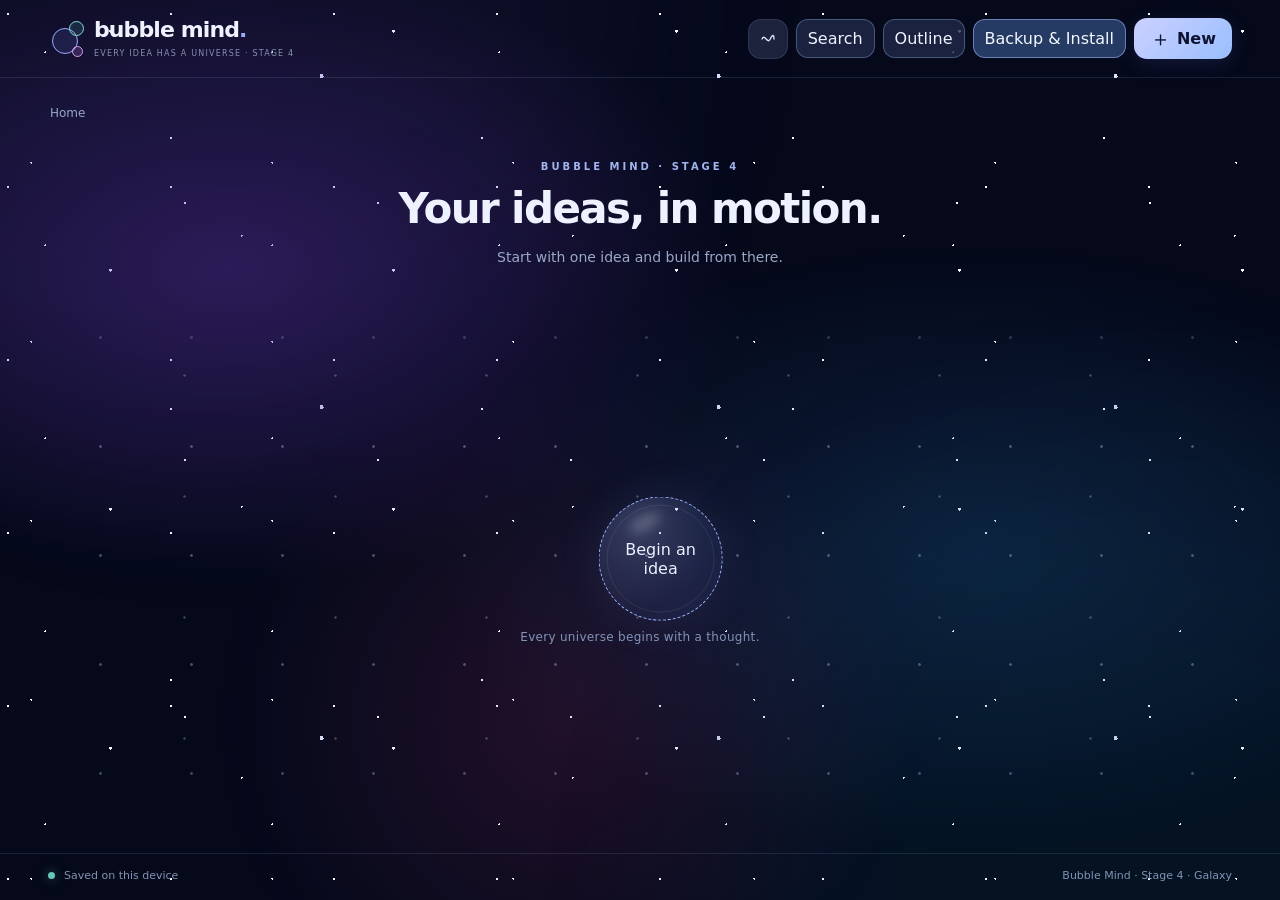
<file: stage4/index.html>
<!doctype html>
<html lang="en">
<head>
  <meta charset="utf-8">
  <meta name="viewport" content="width=device-width, initial-scale=1, viewport-fit=cover">
  <meta name="theme-color" content="#0a1021">
  <meta name="description" content="A playful, private space for ideas. Every universe begins with a thought.">
  <title>Bubble Mind Stage 4 — Backup & Install</title>
  <link rel="manifest" href="./manifest.webmanifest">
  <meta name="application-name" content="Bubble Mind">
  <meta name="apple-mobile-web-app-capable" content="yes">
  <meta name="apple-mobile-web-app-status-bar-style" content="black-translucent">
  
  <link rel="icon" href="[data-uri]" type="image/png">
  <style>
:root{--bg:#0a1021;--ink:#eef2ff;--muted:#97a3c3;--line:rgba(173,196,248,.13);--panel:rgba(20,29,53,.7);--accent:#91a7ff;--safe-bottom:env(safe-area-inset-bottom,0px);color-scheme:dark;font-family:Inter,ui-sans-serif,system-ui,-apple-system,BlinkMacSystemFont,"Segoe UI",sans-serif}*{box-sizing:border-box}html,body{margin:0;min-height:100%;background:var(--bg);color:var(--ink)}body{overflow-x:hidden}button,input,textarea{font:inherit}button{cursor:pointer}button:focus-visible,input:focus-visible,textarea:focus-visible{outline:2px solid #c1b6ff;outline-offset:3px}button:disabled{opacity:.5;cursor:not-allowed}.ambient{pointer-events:none;position:fixed;width:70vw;height:70vw;filter:blur(105px);border-radius:50%;opacity:.13;z-index:0}.ambient-one{background:#6747ad;top:-35vw;left:-20vw}.ambient-two{background:#087e92;bottom:-35vw;right:-25vw}.app-shell{position:relative;z-index:1;min-height:100dvh;display:flex;flex-direction:column;max-width:1280px;margin:0 auto}.topbar{height:78px;flex:none;display:flex;align-items:center;justify-content:space-between;gap:12px;padding:12px clamp(18px,4vw,48px);border-bottom:1px solid var(--line)}.brand{display:flex;align-items:center;gap:10px;min-width:0}.brand-symbol{position:relative;width:36px;height:36px;flex:none}.brand-symbol span{position:absolute;border:1.5px solid #9dabff;border-radius:50%;background:rgba(125,141,252,.12)}.brand-symbol span:nth-child(1){width:26px;height:26px;top:7px;left:4px}.brand-symbol span:nth-child(2){width:15px;height:15px;top:0;right:0;border-color:#85dbd0;background:rgba(88,200,190,.15)}.brand-symbol span:nth-child(3){width:11px;height:11px;bottom:0;right:1px;border-color:#d7a0ec;background:rgba(200,120,234,.2)}.brand-title{font-size:22px;line-height:1.02;font-weight:750;letter-spacing:-.9px;white-space:nowrap}.brand-period{color:#9ca8ff}.brand-sub{font-size:8px;letter-spacing:1.2px;color:#8490b1;margin-top:7px;white-space:nowrap}.top-actions{display:flex;align-items:center;gap:8px}.icon-action{width:40px;height:40px;border-radius:13px;background:rgba(255,255,255,.035);color:#aab6db;border:1px solid var(--line);display:grid;place-items:center}.icon-action svg{width:18px;height:18px;stroke:currentColor;stroke-width:1.8;fill:none;stroke-linecap:round;stroke-linejoin:round}.icon-action:hover,.icon-action.selected{background:rgba(159,172,248,.16);color:#e0e4ff}.header-create,.primary-button{border:none;color:#0e1332;background:linear-gradient(135deg,#ccd1ff,#99beff);font-weight:750;padding:11px 16px;border-radius:13px;box-shadow:0 5px 20px #677bfb24}.header-create{display:flex;align-items:center;gap:6px}.header-create span:first-child{font-size:21px;font-weight:350;line-height:18px}.main-panel{width:100%;flex:1;display:flex;flex-direction:column;padding:23px clamp(18px,4vw,48px) 0}.crumbs{min-height:24px;display:flex;flex-wrap:wrap;align-items:center;gap:8px;margin-bottom:17px;font-size:12px;color:#8e9dbd}.crumb-link{border:0;background:none;color:#98a6c6;padding:3px 2px}.crumb-link:hover{color:#e2e7ff}.crumb-divider{opacity:.5}.crumb-current{color:#e5e9ff;font-weight:600;max-width:170px;overflow:hidden;text-overflow:ellipsis;white-space:nowrap}.intro{text-align:center;margin:12px auto 2px;max-width:650px}.eyebrow{font-size:10px;font-weight:700;letter-spacing:3px;color:#a1b4ed;margin:0 0 13px}.intro h1{font-size:clamp(25px,5vw,42px);letter-spacing:-1.6px;line-height:1.14;margin:0 0 13px;font-weight:680}.intro .sub{color:#9ba8c6;line-height:1.58;font-size:14px;margin:0 auto;max-width:445px}.intro .heading-wrap{display:flex;align-items:center;gap:9px;justify-content:center}.intro .heading-wrap h1{margin:0}.mini-tool{background:rgba(166,180,250,.08);color:#b8c4e5;border:1px solid var(--line);border-radius:10px;padding:7px 9px}.intro-child{margin-top:6px}.intro-child .sub{margin-top:13px}.bubble-world{flex:1;min-height:360px;position:relative;display:flex;flex-direction:column;align-items:stretch;padding:18px 0 38px}.bubble-world::before{content:"";position:absolute;inset:0;pointer-events:none;background-image:radial-gradient(circle,#bccbff 1px,transparent 1.7px),radial-gradient(circle,#aec8db .75px,transparent 1.6px);background-size:91px 109px,151px 121px;background-position:7px 13px,61px 45px;opacity:.11;mask-image:linear-gradient(transparent 0%,black 18%,black 85%,transparent 100%)}.empty-world{flex:1;min-height:320px;display:flex;flex-direction:column;align-items:center;justify-content:center;gap:25px;position:relative}.empty-hint{font-size:12px;color:#8293b7;letter-spacing:.3px}.home-grid,.child-grid{display:grid;grid-template-columns:repeat(auto-fit,minmax(140px,1fr));gap:25px 14px;justify-items:center;align-items:center;position:relative;z-index:1}.home-grid{max-width:910px;margin:25px auto auto;width:100%;min-height:230px}.home-grid .bubble-slot{min-height:170px}.constellation{position:relative;max-width:900px;width:100%;margin:6px auto 0}.connection-lines{position:absolute;inset:0;width:100%;height:100%;pointer-events:none;z-index:0;overflow:visible}.focus-stage{position:relative;z-index:1;display:flex;align-items:center;justify-content:center;min-height:215px}.child-grid{padding-top:26px;padding-bottom:12px;min-height:150px}.child-grid .bubble-slot{min-height:150px}.bubble-slot{display:flex;justify-content:center;align-items:center;position:relative;width:100%}.bubble{position:relative;width:var(--bubble-size,124px);height:var(--bubble-size,124px);border-radius:50%;padding:17px;border:1.7px solid var(--bubble-color,#91a7ff);background:radial-gradient(circle at 34% 27%,color-mix(in srgb,var(--bubble-color,#91a7ff) 36%,transparent),color-mix(in srgb,var(--bubble-color,#91a7ff) 13%,transparent) 53%,color-mix(in srgb,var(--bubble-color,#91a7ff) 7%,transparent) 73%);box-shadow:inset 0 0 32px color-mix(in srgb,var(--bubble-color,#91a7ff) 13%,transparent),0 5px 45px color-mix(in srgb,var(--bubble-color,#91a7ff) 14%,transparent);color:#eef1ff;display:flex;align-items:center;justify-content:center;text-align:center;flex-direction:column;gap:5px;transition:box-shadow .2s,border-color .2s,filter .2s;touch-action:manipulation;z-index:2;overflow:visible}.bubble::before{content:"";position:absolute;top:15%;left:24%;width:28%;height:11%;border-radius:50%;transform:rotate(-28deg);background:rgba(255,255,255,.23);filter:blur(6px);pointer-events:none}.bubble::after{content:"";position:absolute;inset:7px;border:1px solid rgba(225,230,255,.09);border-radius:50%;pointer-events:none}.bubble:hover{filter:brightness(1.15);box-shadow:0 0 45px color-mix(in srgb,var(--bubble-color,#91a7ff) 32%,transparent)}.bubble:active{filter:brightness(1.35)}.bubble-label{position:relative;display:-webkit-box;-webkit-box-orient:vertical;-webkit-line-clamp:3;line-clamp:3;overflow:hidden;max-width:100%;word-break:break-word;font-size:clamp(12px,3.6vw,15px);font-weight:640;letter-spacing:-.15px;line-height:1.25;text-shadow:0 1px 12px #10152b}.bubble-sub{font-size:10px;color:#c8d5ed;opacity:.82;position:relative}.bubble-create{--bubble-color:#9ab5ff;width:124px;height:124px;border-style:dashed;border-width:1.5px;background:radial-gradient(circle at 32% 26%,rgba(164,188,255,.24),rgba(114,150,255,.095) 65%);box-shadow:0 0 48px #92aaff18}.bubble-create .bubble-label{font-weight:620}.bubble-create .create-plus{font-size:26px;font-weight:300;line-height:1}.bubble-floating{animation:bob var(--drift-time,6s) ease-in-out infinite;animation-delay:var(--drift-delay,0s)}.bubble-focus{--bubble-size:157px;font-size:17px}.bubble-small{--bubble-size:116px}.bubble-home{--bubble-size:136px}.bubble-edit{position:absolute;right:-11px;bottom:6px;width:33px;height:33px;border:1px solid rgba(212,220,255,.32);border-radius:50%;color:#e3e9ff;background:#293250;display:grid;place-items:center;box-shadow:0 5px 14px #070a1799;z-index:4}.bubble-edit svg{width:15px;height:15px;fill:none;stroke:currentColor;stroke-width:1.7;stroke-linecap:round;stroke-linejoin:round}.child-placeholder{display:flex;flex-direction:column;align-items:center;gap:8px;color:#9aabd1;margin:0 auto 18px;text-align:center;font-size:13px;position:relative}.floating-action-strip{display:flex;align-items:center;justify-content:center;gap:12px;flex-wrap:wrap;position:relative;margin-top:12px}.soft-button{color:#ccd8f5;border:1px solid rgba(153,175,222,.2);background:rgba(137,157,218,.08);border-radius:13px;padding:10px 14px}.soft-button:hover{background:rgba(137,157,218,.16)}.footer{display:flex;align-items:center;gap:9px;padding:15px clamp(18px,4vw,48px) calc(18px + var(--safe-bottom));border-top:1px solid var(--line);color:#8493b4;font-size:11px}.footer-right{margin-left:auto}.status-pulse{width:7px;height:7px;display:inline-block;background:#65c9b7;border-radius:50%;box-shadow:0 0 11px #65c9b77a}.overlay{position:fixed;inset:0;z-index:40;background:rgba(3,7,20,.73);backdrop-filter:blur(8px);display:flex;align-items:center;justify-content:center;padding:18px}.dialog{width:min(440px,100%);max-height:min(86dvh,760px);overflow:auto;border-radius:22px;background:linear-gradient(145deg,#202a4b,#151e38);border:1px solid rgba(195,207,255,.22);box-shadow:0 30px 100px #030510e0;padding:24px}.dialog h2,.sheet h2{margin:0;font-size:23px;letter-spacing:-.6px}.dialog .dialog-sub{font-size:13px;color:#a6b3d1;line-height:1.6;margin:9px 0 21px}.field-label{display:block;color:#d0dafa;font-size:12px;font-weight:650;margin-bottom:8px}.text-field,.note-area{background:#0e172d;border:1px solid rgba(157,180,230,.23);border-radius:12px;color:#f0f4ff;padding:13px 14px;width:100%;outline:0}.text-field:focus,.note-area:focus{border-color:#9cafff;box-shadow:0 0 0 3px #9cafff18}.colors{display:flex;gap:10px;flex-wrap:wrap;margin-top:10px}.color-choice{width:31px;height:31px;background:var(--swatch);border:3px solid #1b2645;border-radius:50%;box-shadow:0 0 0 1px #7e8ba955}.color-choice.chosen{box-shadow:0 0 0 2px white}.form-actions{display:flex;justify-content:flex-end;gap:9px;margin-top:23px}.ghost-button{background:none;border:1px solid rgba(165,180,227,.25);border-radius:12px;padding:11px 14px;color:#bfcae2}.sheet-overlay{position:fixed;inset:0;z-index:40;background:#0207149c;display:flex;justify-content:center;align-items:end;backdrop-filter:blur(3px)}.sheet{height:min(570px,88dvh);width:min(700px,100%);background:#171f39;border:1px solid rgba(165,186,234,.22);border-bottom:0;border-radius:24px 24px 0 0;box-shadow:0 -10px 70px #030610cb;padding:15px 23px calc(20px + var(--safe-bottom));display:flex;flex-direction:column;gap:15px;animation:sheet-up .24s ease-out}.sheet.full{height:100dvh;width:100%;max-width:none;border-radius:0}.sheet-handle{width:41px;height:5px;border-radius:10px;background:#53617e;margin:0 auto 1px}.sheet-toolbar{display:flex;gap:8px;align-items:center;justify-content:space-between}.sheet-buttons{display:flex;gap:7px}.sheet-icon{width:34px;height:34px;display:grid;place-items:center;border-radius:9px;background:#283352;border:1px solid #3b4968;color:#d8e3ff}.sheet-icon svg{width:18px;height:18px;stroke:currentColor;fill:none;stroke-width:1.7;stroke-linecap:round;stroke-linejoin:round}.editor-name{font-size:22px;font-weight:700;border:0;border-bottom:1px solid #3c4566;background:transparent;border-radius:0;color:white;width:100%;padding:4px 0 10px}.editor-note{flex:1;min-height:70px;resize:none;line-height:1.65;color:#e9eeff;font-size:15px;padding:15px}.sheet-footer{display:flex;align-items:center;justify-content:space-between;gap:10px;color:#8593b7;font-size:11px}.danger-button{background:none;border:0;color:#fd9baf;padding:8px;font-size:12px}.backup-options{display:grid;gap:12px}.backup-option{width:100%;border:1px solid #475574;border-radius:13px;background:#25304d;color:#e1e7ff;padding:16px;text-align:left}.backup-option b{display:block;margin-bottom:5px}.backup-option small{color:#acb9d3}.backup-note{font-size:12px;line-height:1.6;color:#a8b5d2;padding:8px 2px}.import-input{display:none}#toast{position:fixed;left:50%;bottom:calc(35px + var(--safe-bottom));transform:translate(-50%,20px);padding:11px 16px;border-radius:13px;background:#273b61;color:#f4f7ff;box-shadow:0 6px 34px #0008;z-index:70;font-size:13px;opacity:0;transition:transform .25s,opacity .25s;pointer-events:none;white-space:nowrap;max-width:90%;text-overflow:ellipsis;overflow:hidden}#toast.visible{opacity:1;transform:translate(-50%,0)}.portal{position:fixed;border-radius:50%;border:2px solid var(--portal-color,#97b7ff);background:radial-gradient(circle at 37% 28%,color-mix(in srgb,var(--portal-color,#97b7ff) 65%,white 20%),color-mix(in srgb,var(--portal-color,#97b7ff) 58%,#12203b 42%) 75%);box-shadow:0 0 100px color-mix(in srgb,var(--portal-color,#97b7ff) 40%,transparent);z-index:100;pointer-events:none;will-change:transform,opacity}.hidden{display:none!important}@keyframes bob{0%,100%{transform:translate3d(0,2px,0)}50%{transform:translate3d(0,-7px,0)}}@keyframes sheet-up{from{transform:translateY(50px);opacity:0}to{transform:translateY(0);opacity:1}}@media(min-width:750px){.intro{margin-top:19px}.bubble-world{padding-top:40px}.child-grid{grid-template-columns:repeat(4,1fr)}.home-grid{grid-template-columns:repeat(4,1fr)}.focus-stage{min-height:230px}.sheet{height:min(680px,80dvh);border-radius:24px;margin-bottom:25px;border-bottom:1px solid rgba(165,186,234,.22)}.sheet-overlay{align-items:end}}@media(max-width:440px){.topbar{height:71px}.brand-title{font-size:19px}.brand-symbol{width:30px;height:30px}.brand-sub{font-size:7px;letter-spacing:.8px}.header-create{padding:10px 12px}.icon-action{width:36px;height:36px}.top-actions{gap:5px}.main-panel{padding-top:16px}.intro h1{letter-spacing:-.8px}.home-grid,.child-grid{grid-template-columns:repeat(2,minmax(0,1fr));gap:19px 6px}.bubble-world{padding-top:19px}.bubble-home{--bubble-size:122px}.bubble-small{--bubble-size:109px}.focus-stage{min-height:193px}.child-grid{padding-top:17px}.footer-right{font-size:9px}}@media(prefers-reduced-motion:reduce){.bubble-floating{animation:none!important}*,*::after,*::before{scroll-behavior:auto!important;transition-duration:.01ms!important}}

  .preview-fallback{position:relative;z-index:50;padding:14px 18px;background:#3a2947;color:#fff;font-size:13px;line-height:1.5;text-align:center}
  .bubble-floating:active,.bubble-floating:focus-visible{animation-play-state:paused}
  
/* Stage 2 enhancements — isolated from both older releases. */
:root {--map-size: 112px}
.stage2-label{display:inline-block;margin-left:8px;padding:3px 7px;border-radius:7px;background:#31456e;color:#d7e6ff;font-size:10px;vertical-align:middle;letter-spacing:0}
.map-controls{display:flex;flex-wrap:wrap;justify-content:center;align-items:center;gap:8px;margin:12px 0 6px}
.map-control{border:1px solid rgba(175,195,242,.24);border-radius:11px;background:#202c4f;color:#dce5ff;padding:9px 11px;min-height:40px;font-size:12px}
.map-control.active{background:#465f9e;border-color:#adc5ff;color:#fff}
.map-viewport{margin:15px auto 4px;position:relative;flex:1;min-height:480px;height:min(63dvh,730px);width:100%;max-width:100%;overflow:hidden;border:1px solid #798eba34;border-radius:18px;touch-action:none;background:radial-gradient(ellipse at 50% 50%,#202b52ab,#0a112b22 60%,transparent 84%)}
.map-viewport::after{content:'';pointer-events:none;position:absolute;inset:0;border-radius:18px;box-shadow:inset 0 0 40px #02061366}
.map-canvas{position:absolute;left:50%;top:50%;width:0;height:0;transform-origin:0 0;will-change:transform}
.map-svg{position:absolute;left:0;top:0;overflow:visible;width:1px;height:1px;pointer-events:none}
.map-node{position:absolute;left:0;top:0;width:112px;height:112px;transform:translate(-56px,-56px);touch-action:none;user-select:none}
.map-node .bubble{width:var(--bubble-size,112px);height:var(--bubble-size,112px);touch-action:none;cursor:grab;animation:none}
.map-node .bubble-floating{animation:bob 6s ease-in-out infinite}
.map-node.dragged .bubble{cursor:grabbing;filter:brightness(1.25);animation:none;box-shadow:0 0 40px #8cafff66}
.map-centre{position:absolute;left:-77px;top:-77px;width:154px;height:154px;z-index:3}
.map-centre .bubble{width:var(--bubble-size,154px);height:var(--bubble-size,154px)}
.map-centre .bubble-label{font-size:16px}
.map-center-label{font-size:10px;color:#d6dcff;opacity:.82}
.map-chip{position:absolute;top:0;right:-7px;width:31px;height:31px;border:1px solid #7985b5;border-radius:50%;background:#202b4b;color:#fff;font-size:18px;z-index:5;cursor:pointer}
.map-help{font-size:11px;text-align:center;color:#a5b3d2;padding:7px 8px 16px}
.map-link-label{font-size:12px;fill:#dce6ff;font-weight:600;paint-order:stroke;stroke:#0b132c;stroke-width:4px;stroke-linejoin:round}
.map-link {pointer-events:none}
.map-link.extra{stroke-dasharray:6 5}
.map-hover-link{stroke-width:5;stroke:#c1a0f6}
.map-viewport .map-pan-help{position:absolute;bottom:10px;left:12px;padding:7px 10px;font-size:11px;background:#121e36d9;border-radius:9px;color:#c5d4ef;pointer-events:none}
.map-viewport .map-reset{position:absolute;right:12px;bottom:9px;z-index:6}
.map-summary{display:flex;justify-content:center;gap:14px;color:#a0afd0;font-size:11px;margin:4px auto}
.map-toolbar{display:flex;gap:8px;flex-wrap:wrap;justify-content:center;margin:6px auto}
.map-toolbar .soft-button{font-size:12px;padding:9px 11px}
.modal-grid{display:grid;gap:13px}
.modal-grid label{color:#c9d5f0;font-size:12px;font-weight:650}
.modal-grid input[type=text],.modal-grid select,.modal-grid textarea,.modal-grid input[type=color]{width:100%;min-height:43px;background:#111b34;color:#f3f7ff;border:1px solid #56658b;border-radius:10px;padding:9px 12px;font:inherit}
.modal-grid input[type=color]{padding:4px;width:70px;min-height:42px}
.modal-grid textarea{min-height:80px;resize:vertical}
.color-row{display:flex;flex-wrap:wrap;gap:7px;align-items:center;margin:6px 0}
.color-row button{height:30px;width:30px;border-radius:50%;border:2px solid #e9edff45;min-width:30px}
.color-row button.selected{outline:2px solid #fff;outline-offset:2px}
.dialog-section{padding:14px 0;border-top:1px solid #ffffff20}
.dialog-section h3{font-size:14px;margin:3px 0 8px}
.dialog-section p{font-size:12px;color:#aebcdb;margin:5px 0 12px}
.rel-row{display:flex;align-items:center;justify-content:space-between;gap:12px;border-bottom:1px solid #ffffff13;padding:10px 0}
.rel-row>div{font-size:12px;overflow-wrap:anywhere;flex:1}
.rel-row strong{color:#e7efff}
.rel-row small{display:block;color:#9eafcb;margin-top:3px}
.rel-actions{display:flex;gap:5px;flex-wrap:wrap}
.rel-actions button{border-radius:8px;border:1px solid #52617c;background:#2a3653;color:#e6edff;padding:6px 9px;font-size:12px;min-height:34px}
.button-row{display:flex;flex-wrap:wrap;gap:8px;margin-top:12px}
.button-row button{flex:1;min-width:90px}
.help-text{font-size:12px;color:#aebcdb;line-height:1.5}
.notice{color:#bed6ff;font-size:12px;margin:5px 0}
@media(max-width:440px){.map-viewport{min-height:430px;height:57dvh}.map-node .bubble{width:var(--bubble-size,108px);height:var(--bubble-size,108px)}.map-node{width:108px;height:108px}.map-centre .bubble{width:var(--bubble-size,144px);height:var(--bubble-size,144px)}.map-centre{left:-72px;top:-72px;width:144px;height:144px}.map-controls{gap:5px}.map-control{padding:7px 9px;font-size:11px}.map-chip{right:-10px}}
@media(prefers-reduced-motion:reduce){.map-node .bubble-floating{animation:none!important}}

.map-pan-help{position:relative;margin:2px auto 8px;padding:6px 8px;text-align:center;font-size:11px;color:#9eafcc;pointer-events:none}


/* Stage 3 galaxy — generated with layered gradients; no network image dependencies */
html,body{min-height:100%;background:#05091a}
body::before{content:"";position:fixed;inset:0;pointer-events:none;z-index:0;background:
radial-gradient(ellipse at 18% 30%,rgba(98,51,177,.37),transparent 35%),
radial-gradient(ellipse at 76% 61%,rgba(40,105,171,.24),transparent 39%),
radial-gradient(ellipse at 44% 80%,rgba(173,54,121,.17),transparent 34%),
radial-gradient(1px 1px at 5% 8%,#fff 99%,transparent),
radial-gradient(1px 1px at 20% 27%,#fff 99%,transparent),
radial-gradient(1.5px 1.5px at 39% 13%,#fff 99%,transparent),
radial-gradient(1px 1px at 55% 51%,#fff 99%,transparent),
radial-gradient(2px 2px at 81% 23%,#d6e5ff 99%,transparent),
radial-gradient(1px 1px at 96% 79%,#fff 99%,transparent),
radial-gradient(1px 1px at 13% 91%,#fff 99%,transparent),
radial-gradient(1px 1px at 73% 87%,#fff 99%,transparent);
background-size:100% 100%,100% 100%,100% 100%,163px 173px,227px 193px,283px 239px,311px 271px,397px 331px,193px 257px,241px 179px,331px 271px}
.ambient{opacity:.08}
.app-shell{max-width:none;min-height:100dvh}
.main-panel{min-height:0}
.bubble-world{min-height:0;flex:1}
.bubble-world::before{opacity:.35}
.app-shell.inside{height:100dvh;min-height:100dvh}
.app-shell.inside .main-panel{padding:7px clamp(12px,2vw,28px) 0;min-height:0}
.app-shell.inside .intro{margin:0 auto;max-width:100%}
.app-shell.inside .intro h1{font-size:clamp(18px,3vw,27px);margin:0 0 3px}
.app-shell.inside .intro .sub{display:none}
.app-shell.inside .intro .eyebrow{margin:0 0 4px;letter-spacing:1px}
.app-shell.inside .crumbs{margin-bottom:3px}
.app-shell.inside .bubble-world{padding:6px 0 5px}
.app-shell.inside .map-viewport{height:auto;min-height:0;flex:1;width:100%;max-width:none;margin:0}
.app-shell.inside .map-summary,.app-shell.inside .map-pan-help,.app-shell.inside .map-help{display:none}
.app-shell.inside .map-toolbar{margin:3px auto 0;padding:4px 0}
.app-shell.inside .map-controls{margin:0 auto 4px}
@media(max-width:600px){
.app-shell.inside .topbar{height:54px;padding:7px 12px}
.app-shell.inside .brand-sub{display:none}
.app-shell.inside .brand-title{font-size:17px}
.app-shell.inside .brand-symbol{transform:scale(.8)}
.app-shell.inside .footer{display:none}
.app-shell.inside .map-toolbar{gap:3px;flex-wrap:wrap;justify-content:center}
.app-shell.inside .map-toolbar button{font-size:11px;padding:6px}
.app-shell.inside .map-controls{flex-wrap:wrap}
}
.stage3-action{border:1px solid #9bb9f259;background:#202a4bca;color:#f0f3ff;border-radius:12px;min-height:39px;padding:7px 11px}
.stage3-action:focus-visible{outline:2px solid #fff;outline-offset:2px}
.note-backdrop{position:fixed;inset:0;z-index:100;background:rgba(3,5,17,.55);display:flex;align-items:flex-end;justify-content:center}
.note-sheet{width:min(850px,100%);height:min(57dvh,520px);background:#111a32f5;border:1px solid #8197d960;border-radius:22px 22px 0 0;display:flex;flex-direction:column;padding:15px;box-shadow:0 -20px 70px #0009}
.note-sheet.full{height:100dvh;width:100%;border-radius:0;max-height:none;background:#0d142a}
.note-top{display:flex;gap:10px;align-items:center;flex-wrap:wrap;padding-bottom:10px}
.note-title{font-weight:700;flex:1;min-width:110px;overflow:hidden;text-overflow:ellipsis;white-space:nowrap}
.note-body{flex:1;min-height:0;width:100%;resize:none;border:1px solid #879cd54a;background:#070e22d9;color:#f6f7ff;border-radius:12px;padding:14px;font:15px/1.65 ui-sans-serif,system-ui}
.note-toolbar{display:flex;gap:6px;flex-wrap:wrap;padding-bottom:8px}
.note-toolbar button{min-width:36px;padding:5px 8px;background:#25335c;color:#fff;border:1px solid #8196d955;border-radius:8px}
.note-status{font-size:11px;color:#bdcaef}
.search-panel,.outline-panel{max-height:67dvh;overflow:auto}
.search-hit,.outline-hit{width:100%;display:block;text-align:left;border:1px solid #8195c344;background:#253251a3;color:#fff;padding:12px;border-radius:12px;margin:6px 0}
.search-hit small,.outline-hit small{display:block;color:#adbee4;margin-top:5px}
.stage3-search{width:100%;padding:12px;border-radius:12px;background:#080e22;color:white;border:1px solid #a5b4e060}


/* Bubble sizing — original inline child counts restored. */
.bubble{flex:none;min-width:0;min-height:0}
.map-node{width:var(--slot-size,112px);height:var(--slot-size,112px)}
.map-centre{width:var(--core-size,154px);height:var(--core-size,154px);left:calc(var(--core-size,154px)/-2);top:calc(var(--core-size,154px)/-2)}
.bubble-home,.bubble-focus{width:var(--bubble-size,136px);height:var(--bubble-size,136px)}
.home-grid .bubble-slot{min-height:var(--slot-height,170px)}


/* Stage 3.2: dynamic browser viewport and readable motion. */
.app-shell.inside{height:var(--bm-height,100dvh);min-height:var(--bm-height,100dvh)}
.app-shell.inside .main-panel{overflow:hidden}
.note-sheet.full{height:var(--bm-height,100dvh)}
@keyframes visible-bubble-float{0%,100%{transform:translate3d(0,3px,0)}50%{transform:translate3d(4px,-14px,0)}}
.map-node .bubble-floating,.bubble-home.bubble-floating,.bubble-create.bubble-floating{animation:visible-bubble-float var(--drift-time,4.5s) ease-in-out infinite}
@media(prefers-reduced-motion:reduce){.map-node .bubble-floating,.bubble-home.bubble-floating,.bubble-create.bubble-floating{animation:none!important}}
@media(orientation:landscape) and (max-height:550px){.app-shell.inside .topbar{height:44px}.app-shell.inside .intro{display:none}.app-shell.inside .map-controls{margin:0}.app-shell.inside .crumbs{min-height:18px;margin:0}.app-shell.inside .bubble-world{padding:2px 0}}

.note-preview{flex:1;min-height:0;overflow:auto;border:1px solid #879cd54a;background:#070e22d9;color:#f6f7ff;border-radius:12px;padding:14px;font:15px/1.65 ui-sans-serif,system-ui}
.note-preview[hidden],.note-body[hidden]{display:none!important}
.note-preview h2{font-size:24px;margin:8px 0}.note-preview h3{font-size:19px;margin:7px 0}
.note-preview p{margin:5px 0;white-space:pre-wrap}.note-preview a{color:#afd5ff;text-decoration:underline}
.note-preview input{margin-right:9px}.note-format-help{font-size:12px;color:#b7c8eb;margin:0 0 6px}

/* Stage 3 landscape: compact controls with an Actions menu. */
.landscape-actions{display:none}
@media(orientation:landscape) and (max-height:550px){
 .app-shell.inside .topbar{height:42px;padding:4px 10px}
 .app-shell.inside .brand-sub{display:none}
 .app-shell.inside .brand-symbol{transform:scale(.75)}
 .app-shell.inside .brand-title{font-size:17px}
 .app-shell.inside .header-create{padding:5px 8px}
 .app-shell.inside .stage3-action{min-height:29px;padding:4px 7px;font-size:11px}
 .app-shell.inside .footer,.app-shell.inside .intro,.app-shell.inside .crumbs{display:none}
 .app-shell.inside .map-toolbar,.app-shell.inside .map-help,.app-shell.inside .map-pan-help,.app-shell.inside .map-summary{display:none}
 .app-shell.inside .map-controls{margin:0 0 3px;gap:4px;flex-wrap:nowrap;overflow-x:auto;justify-content:flex-start}
 .app-shell.inside .map-controls .map-control{padding:4px 8px;min-height:29px;font-size:11px;flex:none}
 .app-shell.inside .map-controls .map-control:nth-last-child(2){display:none}
 .app-shell.inside .landscape-actions{display:inline-flex}
 .app-shell.inside .bubble-world{padding:0}
 .app-shell.inside .map-viewport{min-height:0;height:auto;flex:1}
}
@media(prefers-reduced-motion:reduce){
 body.motion-override .map-node .bubble-floating,body.motion-override .bubble-home.bubble-floating,body.motion-override .bubble-create.bubble-floating{
  animation:visible-bubble-float 4.5s ease-in-out infinite!important
 }
}

/* Stage 3 desktop motion: JavaScript controls the independent translate offset.
   Disable competing keyframes so the toggle behaves identically on phone and PC. */
.bubble-world .bubble-floating{animation:none!important}

.tether-mode-label{font-size:11px;color:#bdd7ff;border:1px solid #8cafec66;background:#1e3765b3;padding:7px 10px;border-radius:999px;white-space:nowrap}
@media(orientation:landscape) and (max-height:550px){.tether-mode-label{display:none}}

/* Stage 3 large-scale home galaxy: 16x16 extra-large capacity (256 positions). */
.home-map-top{display:flex;align-items:center;justify-content:space-between;gap:10px;flex-wrap:wrap;margin:12px 0 9px}
.home-zoom-group{display:flex;align-items:center;gap:8px;color:#bfd0ed;font-size:12px}
.home-zoom{width:115px;accent-color:#a4baff}.home-zoom-label{min-width:38px}
.home-map-view{width:100%;height:min(67dvh,720px);min-height:360px;overflow:auto;overscroll-behavior:contain;position:relative;border:2px solid #8caef5a8;border-radius:18px;background:rgba(5,12,31,.13);box-shadow:inset 0 0 35px #080d2455,0 10px 30px #04061235}
.home-map-stage{position:relative;min-width:0;min-height:0;overflow:hidden}
.home-map-layer{position:absolute;top:0;left:0;width:4200px;height:4200px;transform-origin:0 0;contain:layout style}
.home-free-slot{position:absolute;display:flex;align-items:center;justify-content:center;width:var(--slot-size,190px);height:var(--slot-size,190px);will-change:transform}
.home-free-slot .bubble-home{flex:none}.home-free-slot .bubble-edit{right:-8px;bottom:7px}
.home-new-control{position:sticky;left:12px;top:12px;z-index:4;width:max-content;height:0;pointer-events:none;transform:translate(0,0)}
.home-new-control button{pointer-events:auto;background:#21375be8;box-shadow:0 4px 20px #050b1cc4}
.home-map-help{font-size:12px;color:#aabce0;text-align:center;padding:0 8px}
@media(max-width:680px){.home-map-view{height:65dvh;min-height:320px}.home-map-top{margin-top:4px}.home-map-help{font-size:11px}}

/* Home search and independent motion controls */
.home-map-top{position:relative;justify-content:flex-start}
.home-search-wrap{position:relative;flex:1;min-width:min(230px,100%);max-width:420px;z-index:8}
.home-search{display:block;width:100%;min-height:40px;border-radius:12px;border:1px solid #9eBAed8c;background:#0a1934d9;color:#f2f7ff;padding:9px 13px;font:inherit;font-size:14px;outline-offset:2px}
.home-search::placeholder{color:#a9bbe1}
.home-search-results{position:absolute;top:calc(100% + 4px);left:0;right:0;max-height:270px;overflow-y:auto;border:1px solid #99b4e38c;background:#152644f5;border-radius:12px;box-shadow:0 14px 30px #0008;padding:5px}
.home-search-results[hidden]{display:none!important}
.home-search-result{display:block;width:100%;text-align:left;padding:10px 12px;border:0;background:transparent;color:#eef3ff;min-height:38px;font-size:13px}
.home-search-result:hover,.home-search-result:focus-visible{background:#486ca288}
.home-search-empty{display:block;padding:10px;color:#a8bddf;font-size:13px}
.home-static-toggle{white-space:nowrap}
.home-static-toggle[aria-pressed=true]{background:#46638c;border-color:#bfd3ff;color:#fff}
.home-found .bubble{outline:6px solid #aed0ff;outline-offset:8px;box-shadow:0 0 0 12px #669dff35,0 0 55px #9bc6ff88;z-index:5}
@media(max-width:680px){.home-map-top{gap:8px}.home-search-wrap{min-width:100%;max-width:none}.home-map-top>.help-text{display:none}}
.home-map-view{touch-action:none;cursor:grab}
.home-map-view.home-panning{cursor:grabbing}
.home-map-view .home-free-slot,.home-map-view .home-new-control{cursor:default}
/* Stage 4 backup and installation controls */
.stage4-backup{border-color:#a2b6ff8c;background:#263b63;color:#f4f7ff}
.stage4-section{border-top:1px solid #7189bc45;padding-top:14px;margin-top:14px}
.stage4-section h3{margin:0 0 5px;font-size:15px;color:#e7eeff}
.stage4-muted{font-size:12px;line-height:1.6;color:#bac7e2;margin:4px 0 10px}
.stage4-actions{display:flex;flex-wrap:wrap;gap:8px;align-items:center}
.stage4-stats{padding:9px 12px;border-radius:10px;background:#263d6977;color:#dceaff;font-size:13px}
.stage4-file{display:block;width:100%;max-width:100%;margin:12px 0;color:#dce7ff}
.stage4-select{max-width:100%;padding:10px;background:#182c4a;color:#f5f8ff;border:1px solid #829dd49b;border-radius:9px}
.stage4-confirm{display:flex;align-items:center;gap:7px;font-size:12px;color:#cfdbf2}
.stage4-confirm input{accent-color:#93bafa}
.stage4-actions button:disabled{opacity:.4;cursor:not-allowed}
.overlay .dialog:has(.stage4-section){max-height:88dvh;overflow-y:auto;width:min(92vw,610px)}
@media(max-width:680px){.top-actions .stage4-backup{font-size:11px;padding:6px 8px;white-space:nowrap}.stage4-actions{align-items:stretch}.stage4-actions button{font-size:12px}}
</style>
</head>
<body>
  <div id="preview-fallback" class="preview-fallback" role="status">This is an interactive web app. If the buttons do nothing, your file preview is blocking JavaScript. Download the HTML file and open it in Chrome or use a hosted HTTPS link.</div>
  <div class="ambient ambient-one"></div><div class="ambient ambient-two"></div>
  <div id="app" class="app-shell">
    <header class="topbar">
      <div class="brand"><div class="brand-symbol" aria-hidden="true"><span></span><span></span><span></span></div><div><div class="brand-title">bubble mind<span class="brand-period">.</span></div><div class="brand-sub">EVERY IDEA HAS A UNIVERSE · STAGE 4</div></div></div>
      <div class="top-actions">
        <button class="icon-action" id="motion-button" aria-label="Toggle floating motion" title="Toggle floating motion"><svg viewBox="0 0 24 24" aria-hidden="true"><path d="M4 12c4-8 7 8 11 0s5-4 5 0"/></svg></button>
        <button class="stage3-action" id="search-button" title="Search all bubbles and notes">Search</button><button class="stage3-action" id="outline-button" title="Open outline view">Outline</button><button class="stage3-action stage4-backup" id="backup-button" title="Back up, export, restore, and install">Backup &amp; Install</button><button class="header-create" id="new-button"><span aria-hidden="true">＋</span><span>New</span></button>
      </div>
    </header>
    <main class="main-panel">
      <nav class="crumbs" id="crumbs" aria-label="Your current location"></nav>
      <div class="intro" id="intro"></div>
      <div class="bubble-world" id="world" aria-live="polite"></div>
    </main>
    <footer class="footer"><span class="status-pulse" aria-hidden="true"></span><span id="save-status">Saved on this device</span><span class="footer-right">Bubble Mind · Stage 4 · Galaxy</span></footer>
  </div>
  <div id="overlay-root"></div><div id="portal-root" aria-hidden="true"></div><div id="toast" role="status" aria-live="polite"></div>
  <script>
document.getElementById("preview-fallback")?.remove();
/* Bubble Mind Stage 3. Independent evolution of the assistant's Stage 1 prototype.
   Deliberately does NOT use, modify, or import the user's original application. */
(()=>{'use strict';
const KEY='bubble-mind-stage4-v1',STAGE1_KEY='bubble-mind-stage3-v1',PALETTE=['#9bb5ff','#8bd8ca','#d5a1ee','#f0c180','#ee9da9','#9fce97','#73c6ed','#f18ec6'];
const state={nodes:[],links:[],notes:{},motion:true,motionOverride:false,homeStatic:false,layout:'orbit',currentId:null,transition:false,pan:{x:0,y:0,k:1},past:[],future:[],dragHappened:false};
const byId=id=>state.nodes.find(n=>n.id===id)||null;
const kids=id=>state.nodes.filter(n=>n.parentId===id);
const id=()=>globalThis.crypto?.randomUUID?.()||'bm-'+Date.now().toString(36)+'-'+Math.random().toString(36).slice(2);
const el=(tag,cls,text)=>{const e=document.createElement(tag);if(cls)e.className=cls;if(text!==undefined)e.textContent=text;return e};
const btn=(text,cls,fn)=>{const e=el('button',cls,text);e.type='button';e.addEventListener('click',fn);return e};
const $=id=>document.getElementById(id);
const refs={world:$('world'),intro:$('intro'),crumbs:$('crumbs'),overlay:$('overlay-root'),toast:$('toast'),motion:$('motion-button'),save:$('save-status')};
let toastTimer=null,canvas=null,viewport=null,svg=null,display=new Map(),press=null,panPress=null,portalBusy=false;
const reduced=()=>matchMedia('(prefers-reduced-motion: reduce)').matches&&!state.motionOverride;
function normalHex(x){return /^#[\da-f]{6}$/i.test(x)?x.toLowerCase():'#9bb5ff'}
function scrub(raw){
 if(!raw||!Array.isArray(raw.nodes))return;
 const all=raw.nodes.slice(0,5000).filter(n=>n&&typeof n.id==='string'&&n.id.length<160&&typeof n.title==='string');
 const seen=new Set();const clean=[];
 for(const n of all){if(seen.has(n.id))continue;seen.add(n.id);clean.push({id:n.id,parentId:typeof n.parentId==='string'?n.parentId:null,title:n.title.slice(0,100)||'Untitled',color:normalHex(n.color),description:String(n.description||'').slice(0,2000),size:Number.isFinite(n.size)?Math.max(.7,Math.min(1.4,n.size)):1,x:Number.isFinite(n.x)?Math.max(-6000,Math.min(6000,n.x)):null,y:Number.isFinite(n.y)?Math.max(-6000,Math.min(6000,n.y)):null})}
 const ids=new Set(clean.map(n=>n.id));for(const n of clean){if(n.parentId===n.id||!ids.has(n.parentId))n.parentId=null}
 // Break cycles from malformed backups, even though Stage 2 never deliberately creates them.
 for(const n of clean){const chain=new Set([n.id]);let p=n.parentId;while(p){if(chain.has(p)){n.parentId=null;break}chain.add(p);p=clean.find(x=>x.id===p)?.parentId||null}}
 state.nodes=clean;
 state.notes=(raw.notes&&typeof raw.notes==='object'&&!Array.isArray(raw.notes))?Object.fromEntries(Object.entries(raw.notes).filter(([k,v])=>ids.has(k)&&typeof v==='string').map(([k,v])=>[k,v.slice(0,500000)])):{};
 state.links=Array.isArray(raw.links)?raw.links.filter(l=>l&&typeof l.id==='string'&&ids.has(l.from)&&ids.has(l.to)&&l.from!==l.to).slice(0,20000).map(l=>({id:l.id,from:l.from,to:l.to,label:String(l.label||'').slice(0,90),color:normalHex(l.color)})):[];
 state.motion=raw.motion!==false;state.motionOverride=raw.motionOverride===true;state.homeStatic=raw.homeStatic===true;state.layout=['orbit','grid','free'].includes(raw.layout)?raw.layout:'orbit';
}
function load(){
 try{
  const existing=localStorage.getItem(KEY);
  if(existing){scrub(JSON.parse(existing));return}
  // Import a COPY of the assistant Stage 1 data, only once; never overwrite its storage key.
  const earlier=localStorage.getItem(STAGE1_KEY);
  if(earlier){
   const old=JSON.parse(earlier);
   if(Array.isArray(old.nodes)&&old.nodes.length){
    scrub(old);
    if(persist())refs.save.textContent='Stage 3 ideas copied safely into Stage 4';
   }
  }
 }catch(e){refs.save.textContent='Storage unavailable — changes may not persist';console.warn(e)}
}
function persist(){try{localStorage.setItem(KEY,JSON.stringify({version:3,nodes:state.nodes,notes:state.notes,links:state.links,motion:state.motion,motionOverride:state.motionOverride,homeStatic:state.homeStatic,layout:state.layout}));refs.save.textContent='Saved on this device';return true}catch(e){console.error(e);refs.save.textContent='Save failed — storage unavailable';toast('Could not save to this browser');return false}}

/* Stage 4: non-destructive backups and deliberate restores.
   This app uses its own localStorage key and imports a COPY of Stage 3 once. */
const ROLLBACK_KEY='bubble-mind-stage4-pre-restore-v1';
let deferredInstall=null;
const collectData=()=>({version:4,nodes:state.nodes,notes:state.notes,links:state.links,
 motion:state.motion,motionOverride:state.motionOverride,homeStatic:state.homeStatic,layout:state.layout});
const safeName=()=>new Date().toISOString().replace(/[:.]/g,'-');
function saveDownload(filename,content,mime){
 const blob=new Blob([content],{type:mime});
 const url=URL.createObjectURL(blob);
 const a=document.createElement('a');a.href=url;a.download=filename;
 document.body.append(a);a.click();a.remove();
 setTimeout(()=>URL.revokeObjectURL(url),60000);
}
function backupJSONString(){
 return JSON.stringify({format:'bubble-mind-backup',formatVersion:1,
  exportedAt:new Date().toISOString(),source:'stage4',data:collectData()},null,2);
}
function exportJSON(){saveDownload('bubble-mind-backup-'+safeName()+'.json',backupJSONString(),'application/json;charset=utf-8');toast('JSON backup prepared — check downloads')}
function mdSafe(v){return String(v||'').replace(/[\r\n]+/g,' ').replace(/([\\*_{}\[\]<>#+.!|])/g,'\\$1')}
function exportMarkdown(){
 const lines=['# Bubble Mind — ideas','', 'Exported '+new Date().toLocaleString(), ''];
 const children=new Map();
 for(const n of state.nodes){const key=n.parentId||'';if(!children.has(key))children.set(key,[]);children.get(key).push(n)}
 const visited=new Set();
 function walk(parent,depth){
  if(depth>50)return;
  for(const n of children.get(parent)||[]){
   if(visited.has(n.id))continue;visited.add(n.id);
   lines.push('  '.repeat(depth)+'- **'+mdSafe(n.title)+'**');
   if(n.description)lines.push('  '.repeat(depth+1)+mdSafe(n.description));
   if(state.notes[n.id]){lines.push('','  '.repeat(depth+1)+'Notes:', '');for(const line of state.notes[n.id].split(/\r?\n/))lines.push('  '.repeat(depth+1)+line);lines.push('')}
   walk(n.id,depth+1);
  }
 }
 walk('',0);
 for(const n of state.nodes)if(!visited.has(n.id))walk(n.parentId||'',0);
 saveDownload('bubble-mind-outline-'+safeName()+'.md',lines.join('\n'),'text/markdown;charset=utf-8');
 toast('Markdown outline prepared');
}
function exportCSV(){
 const by=new Map(state.nodes.map(n=>[n.id,n]));
 const path=n=>{let p=n,titles=[],seen=new Set();while(p&&!seen.has(p.id)){seen.add(p.id);titles.unshift(p.title);p=by.get(p.parentId)}return titles.join(' > ')};
 const cell=value=>{
  const plain=String(value??'');
  const safe=/^[\s]*[=+\-@\t\r]/.test(plain)?"'"+plain:plain;
  return '"'+safe.replace(/"/g,'""')+'"';
 };
 const rows=[['id','parent_id','title','path','description','notes','color','size','x','y'].map(cell).join(',')];
 for(const n of state.nodes)rows.push([n.id,n.parentId||'',n.title,path(n),n.description,state.notes[n.id]||'',n.color,n.size,n.x??'',n.y??''].map(cell).join(','));
 saveDownload('bubble-mind-ideas-'+safeName()+'.csv','\uFEFF'+rows.join('\r\n'),'text/csv;charset=utf-8');
 toast('CSV export prepared');
}
function checkedImport(raw){
 if(!raw||typeof raw!=='object'||Array.isArray(raw))throw Error('Backup must be a JSON object.');
 const data=raw.format==='bubble-mind-backup'?raw.data:raw;
 if(raw.format&&raw.format!=='bubble-mind-backup')throw Error('Unrecognized backup format.');
 if(raw.format==='bubble-mind-backup'&&raw.formatVersion!==1)throw Error('Unsupported backup version.');
 if(!data||typeof data!=='object'||!Array.isArray(data.nodes))throw Error('No valid ideas array found.');
 if(data.nodes.length>5000)throw Error('Backup exceeds the 5,000 bubble safety limit.');
 if(data.links!==undefined&&!Array.isArray(data.links))throw Error('Connections must be an array.');
 if(data.links?.length>20000)throw Error('Too many connections.');
 if(data.notes!==undefined&&(data.notes===null||typeof data.notes!=='object'||Array.isArray(data.notes)))throw Error('Notes must be an object.');
 const ids=new Set();
 for(const n of data.nodes){
  if(!n||typeof n.id!=='string'||!n.id||n.id.length>=160||typeof n.title!=='string')throw Error('Invalid bubble record.');
  if(ids.has(n.id))throw Error('Duplicate bubble ID: '+n.id.slice(0,40));
  ids.add(n.id);
 }
 for(const [key,value] of Object.entries(data.notes||{})){
  if(typeof value!=='string')throw Error('Invalid note content.');
  if(value.length>500000)throw Error('An individual note exceeds its safety limit.');
 }
 for(const l of data.links||[]){
  if(!l||typeof l.from!=='string'||typeof l.to!=='string'||typeof l.id!=='string')throw Error('Invalid connection record.');
 }
 return {nodes:data.nodes,links:data.links||[],notes:data.notes||{},
  motion:data.motion,motionOverride:data.motionOverride,homeStatic:data.homeStatic,layout:data.layout};
}
function mergeImported(incoming){
 const map=new Map(incoming.nodes.map(n=>[n.id,id()]));
 for(const n of incoming.nodes){
  state.nodes.push({...n,id:map.get(n.id),
   parentId:map.get(n.parentId)||null});
 }
 for(const [oldId,note] of Object.entries(incoming.notes)){
  if(map.has(oldId))state.notes[map.get(oldId)]=note;
 }
 for(const link of incoming.links){
  const from=map.get(link.from),to=map.get(link.to);
  if(from&&to&&from!==to)state.links.push({...link,id:id(),from,to});
 }
}
function restoreBackupData(incoming,mode){
 // Stage 4 keeps its own rollback snapshot. Never edit Stage 3 or original keys.
 const current=JSON.stringify(collectData());
 if(!localStorage.getItem(KEY))persist();
 localStorage.setItem(ROLLBACK_KEY,current);
 if(mode==='merge'){
  if(state.nodes.length+incoming.nodes.length>5000)throw Error('Merge exceeds 5,000 bubbles.');
  mergeImported(incoming);
  const combined=collectData();
  scrub(combined); // Sanitization and relationship cycle checks
 }else{
  scrub(incoming);
 }
 state.currentId=null;state.pan={x:0,y:0,k:1};state.past=[];state.future=[];
 if(!persist()){
  scrub(JSON.parse(current));persist();throw Error('Insufficient browser storage; original project restored.');
 }
 render();
}
function openBackupManager(){
 dialog('Backups, exports & installation','Your ideas stay on this device unless you export a file. Stage 3 and your original app are not changed.',d=>{
  const section=(heading,description)=>{const wrap=el('section','stage4-section');wrap.append(el('h3','',heading),el('p','stage4-muted',description));d.append(wrap);return wrap};
  const stats=el('div','stage4-stats',state.nodes.length+' bubbles · '+Object.keys(state.notes).length+' notes · '+state.links.length+' connections');d.append(stats);
  const backup=section('Download your work','JSON is the complete recoverable backup. Markdown and CSV are readable exports, not restore files.');
  const actions=el('div','stage4-actions');
  actions.append(btn('Download JSON backup','soft-button',exportJSON),btn('Export Markdown','soft-button',exportMarkdown),btn('Export CSV','soft-button',exportCSV));
  backup.append(actions);
  const restore=section('Import or restore','Choose a JSON backup file and review it before making changes. Replacing creates a recovery copy in this browser.');
  const file=el('input','stage4-file');file.type='file';file.accept='.json,application/json';
  file.setAttribute('aria-label','Choose a Bubble Mind JSON backup');restore.append(file);
  const preview=el('p','stage4-muted','No file selected.');restore.append(preview);
  const options=el('div','stage4-actions');
  const mode=el('select','stage4-select');
  for(const [value,name] of [['merge','Add imported bubbles (keep existing)'],['replace','Replace Stage 4 ideas (with recovery copy)']]){const o=el('option','',name);o.value=value;mode.append(o)}
  mode.setAttribute('aria-label','Choose how to restore');
  const confirm=el('label','stage4-confirm');
  const checkbox=el('input');checkbox.type='checkbox';
  confirm.append(checkbox,document.createTextNode(' I understand this changes Stage 4 data.'));
  const apply=btn('Import selected backup','soft-button',()=>{});
  apply.disabled=true;
  options.append(mode,confirm,apply);restore.append(options);
  let imported=null;
  file.addEventListener('change',async()=>{
   imported=null;checkbox.checked=false;apply.disabled=true;
   const selected=file.files?.[0];if(!selected){preview.textContent='No file selected.';return}
   if(selected.size>40*1024*1024){preview.textContent='File is larger than 40 MB; not imported.';return}
   try{
    const data=JSON.parse(await selected.text());
    imported=checkedImport(data);
    preview.textContent='Checked: '+imported.nodes.length+' bubbles, '+Object.keys(imported.notes).length+' notes, '+imported.links.length+' connections. Select how to import, then confirm.';
    apply.disabled=false;
   }catch(err){preview.textContent='Cannot import: '+err.message}
  });
  apply.addEventListener('click',()=>{
   if(!imported||!checkbox.checked){toast('Check the confirmation box first');return}
   // Keep a local safety snapshot before any mutation, including merge.
   try{
    restoreBackupData(imported,mode.value);
    close();toast('Backup '+(mode.value==='merge'?'merged':'restored')+' into Stage 4');
   }catch(err){preview.textContent='Import failed: '+err.message;toast('Import failed')}
  });
  const recovery=section('Recovery','If a restore does not look right, recover the Stage 4 copy made just before the latest import.');
  const rollback=btn('Recover previous Stage 4 data','soft-button',()=>{
   const raw=localStorage.getItem(ROLLBACK_KEY);
   if(!raw)return toast('No recovery copy found');
   if(!window.confirm('Replace the current Stage 4 ideas with the previous recovery copy?'))return;
   try{
    const valid=checkedImport(JSON.parse(raw));
    const current=JSON.stringify(collectData());
    scrub(valid);state.currentId=null;state.past=[];state.future=[];
    if(!persist()){scrub(JSON.parse(current));persist();throw Error('Save failed')}
    close();render();toast('Previous Stage 4 data recovered');
   }catch(err){toast('Recovery failed: '+err.message)}
  });
  rollback.disabled=!localStorage.getItem(ROLLBACK_KEY);
  recovery.append(rollback);
  const install=section('Install Bubble Mind','Installation places an app shortcut on this device. Data does not automatically sync between devices. The page is available offline after the app has been opened online.');
  const installButton=btn('Install app','soft-button',async()=>{
   if(!deferredInstall){toast('Use your browser menu → Install app / Add to Home Screen');return}
   const prompt=deferredInstall;deferredInstall=null;try{await prompt.prompt();await prompt.userChoice}catch(_){}
  });
  install.append(installButton,el('p','stage4-muted','On Android: browser menu → Add to Home screen. On PC: look for Install app in your browser menu. On iPhone: Safari Share → Add to Home Screen.'));
 });
}

let activeNote=null;
function snapshot(){return JSON.stringify({nodes:state.nodes,notes:state.notes,links:state.links,motion:state.motion,motionOverride:state.motionOverride,homeStatic:state.homeStatic,layout:state.layout})}
function record(){state.past.push(snapshot());if(state.past.length>45)state.past.shift();state.future=[]}
function change(action,msg){record();try{action()}catch(e){const old=state.past.pop();Object.assign(state,JSON.parse(old));console.error(e);toast(e.message||'Operation failed');return false}const saved=persist();render();if(msg)toast(saved?msg:msg+' (not saved — check browser storage)');return true}
function undo(){if(!state.past.length)return toast('Nothing to undo');state.future.push(snapshot());Object.assign(state,JSON.parse(state.past.pop()));if(state.currentId&&!byId(state.currentId))state.currentId=null;persist();render();toast('Undone')}
function redo(){if(!state.future.length)return toast('Nothing to redo');state.past.push(snapshot());Object.assign(state,JSON.parse(state.future.pop()));if(state.currentId&&!byId(state.currentId))state.currentId=null;persist();render();toast('Redone')}
function toast(msg){clearTimeout(toastTimer);refs.toast.textContent=msg;refs.toast.classList.add('visible');toastTimer=setTimeout(()=>refs.toast.classList.remove('visible'),2900)}
function close(){refs.overlay.replaceChildren();document.body.classList.remove('dialog-open')}
function dialog(title,sub,build){close();const backdrop=el('div','overlay'),d=el('div','dialog');d.setAttribute('role','dialog');d.setAttribute('aria-modal','true');d.append(el('h2','',title));if(sub)d.append(el('p','dialog-sub',sub));build(d);backdrop.append(d);refs.overlay.append(backdrop);document.body.classList.add('dialog-open');backdrop.addEventListener('pointerdown',e=>{if(e.target===backdrop)close()});d.querySelector('input,select,textarea,button')?.focus()}
function field(label,value='',kind='text'){const box=el('div','modal-grid'),name=el('label','',label),input=el(kind==='select'?'select':kind==='textarea'?'textarea':'input');if(kind==='textarea')input.rows=3;else if(kind!=='select'){input.type=kind==='color'?'color':'text';if(kind==='text')input.maxLength=100;}input.value=value;box.append(name,input);name.htmlFor='';return{box,input}}
function colorPicker(initial){const wrap=el('div','modal-grid'),lab=el('label','','Bubble colour'),row=el('div','color-row'),custom=el('input');custom.type='color';custom.value=normalHex(initial);custom.setAttribute('aria-label','Custom bubble colour');const buttons=[];for(const c of PALETTE){const sw=btn('','',()=>{custom.value=c;refresh()});sw.style.background=c;sw.title=c;sw.setAttribute('aria-label','Choose '+c);buttons.push(sw);row.append(sw)}const refresh=()=>buttons.forEach((b,i)=>b.classList.toggle('selected',PALETTE[i]===custom.value));custom.addEventListener('input',refresh);row.append(custom);wrap.append(lab,row);refresh();return{wrap,get:()=>normalHex(custom.value)}}
function actions(d,onSave,saveLabel='Save'){const row=el('div','form-actions');row.append(btn('Cancel','ghost-button',close),btn(saveLabel,'primary-button',onSave));d.append(row)}
function addNode(parentId){dialog(parentId?'Add a thought':'Begin an idea','Name the bubble and choose its colour.',d=>{const f=field('Idea name');const desc=field('Short description (optional)','','textarea');const color=colorPicker(PALETTE[state.nodes.length%PALETTE.length]);d.append(f.box,desc.box,color.wrap);const submit=()=>{const name=f.input.value.trim();if(!name){toast('Give your bubble a name');f.input.focus();return}const saved=change(()=>{state.nodes.push({id:id(),parentId,title:name,color:color.get(),description:desc.input.value.slice(0,2000),size:1,x:null,y:null})},'Bubble created');if(saved){close();if(parentId&&state.currentId!==parentId)navigate(parentId)}};actions(d,submit,'Create bubble');f.input.addEventListener('keydown',e=>{if(e.key==='Enter'&&!e.isComposing){e.preventDefault();submit()}})})}
function descendants(nodeId){const set=new Set([nodeId]);let previous=-1;while(set.size!==previous){previous=set.size;for(const n of state.nodes)if(set.has(n.parentId))set.add(n.id)}return set}
function isAncestor(possibleAncestor,childId){let p=byId(childId),seen=new Set();while(p&&!seen.has(p.id)){if(p.id===possibleAncestor)return true;seen.add(p.id);p=byId(p.parentId)}return false}
function duplicate(nodeId){const list=[...descendants(nodeId)],parent=byId(nodeId)?.parentId;const remap=new Map(list.map(i=>[i,id()]));const original=state.nodes.filter(n=>remap.has(n.id));const inner=state.links.filter(l=>remap.has(l.from)&&remap.has(l.to));change(()=>{for(const n of original){state.nodes.push({...n,id:remap.get(n.id),parentId:n.id===nodeId?parent:remap.get(n.parentId),title:n.id===nodeId?n.title+' (copy)':n.title,x:n.x===null?null:n.x+30,y:n.y===null?null:n.y+30})}for(const l of inner)state.links.push({...l,id:id(),from:remap.get(l.from),to:remap.get(l.to)})},'Bubble and descendants duplicated')}
function moveNode(nodeId){const n=byId(nodeId),invalid=descendants(nodeId);dialog('Move bubble','Choose a different parent for this idea and all its descendants.',d=>{const select=el('select');select.style.cssText='width:100%;padding:11px;background:#111b34;color:#fff;border-radius:10px;border:1px solid #64739d';const root=el('option','','Home (top-level)');root.value='';select.append(root);for(const p of state.nodes){if(invalid.has(p.id))continue;const op=el('option','',getPath(p.id).map(x=>x.title).join(' / '));op.value=p.id;select.append(op)}select.value=n.parentId||'';d.append(el('p','help-text','The bubble keeps all its children and labelled relationships.'),select);actions(d,()=>{const dest=select.value||null;if(dest===n.parentId)return close();if(dest&&invalid.has(dest))return toast('Cannot move inside its own descendant');if(state.currentId===nodeId)state.currentId=dest;change(()=>{n.parentId=dest;n.x=null;n.y=null},'Bubble moved');close()})})}
function editNode(nodeId){const n=byId(nodeId);if(!n)return;dialog('Edit bubble',`Manage “${n.title}”.`,d=>{const name=field('Idea name',n.title),desc=field('Description',n.description||'','textarea'),color=colorPicker(n.color),size=el('select');size.style.cssText='padding:10px;border-radius:10px;background:#111b34;color:white;border:1px solid #56658b';for(const [v,t] of [['.7','Extra small'],['.85','Small'],['1','Normal'],['1.25','Large'],['1.4','Extra large']]){const o=el('option','',t);o.value=v;size.append(o)}size.value=String([.7,.85,1,1.25,1.4].reduce((a,b)=>Math.abs(b-n.size)<Math.abs(a-n.size)?b:a,1));d.append(name.box,desc.box,color.wrap,el('p','help-text','Bubble size'),size);actions(d,()=>{const title=name.input.value.trim();if(!title)return toast('A title is required');change(()=>{n.title=title;n.description=desc.input.value.slice(0,2000);n.color=color.get();n.size=Math.max(.7,Math.min(1.4,Number(size.value)||1))},'Bubble updated');close()});const lower=el('div','dialog-section');lower.append(btn('Duplicate branch','soft-button',()=>{duplicate(nodeId);close()}),document.createTextNode(' '),btn('Move branch','soft-button',()=>{close();moveNode(nodeId)}),document.createTextNode(' '),btn('Connections','soft-button',()=>{close();connections(nodeId)}));const remove=btn('Delete bubble & descendants','danger-button',()=>{const count=descendants(nodeId).size-1;if(!confirm(`Delete “${n.title}” and ${count} nested idea(s)? You can undo this until you leave the page.`))return;change(()=>{const ids=descendants(nodeId);state.nodes=state.nodes.filter(x=>!ids.has(x.id));state.links=state.links.filter(l=>!ids.has(l.from)&&!ids.has(l.to));if(ids.has(state.currentId))state.currentId=n.parentId},'Bubble deleted — Undo available');close()});remove.style.marginTop='12px';lower.append(el('br'),remove);d.append(lower)})}
function getPath(nodeId){const out=[],seen=new Set();let n=byId(nodeId);while(n&&!seen.has(n.id)){out.unshift(n);seen.add(n.id);n=byId(n.parentId)}return out}
function connections(nodeId){const n=byId(nodeId);if(!n)return;dialog('Connections',`Label relationships for “${n.title}”. Links can go across projects.`,d=>{const list=el('div');const update=()=>{list.replaceChildren();const all=state.links.filter(l=>l.from===nodeId||l.to===nodeId);if(!all.length)list.append(el('p','help-text','No labelled relationships yet.'));for(const l of all){const other=byId(l.from===nodeId?l.to:l.from),row=el('div','rel-row'),txt=el('div');txt.append(el('strong','',other?.title||'Unknown bubble'),el('small','',l.label||'Related'));const acts=el('div','rel-actions');acts.append(btn('Go', '',()=>{close();goTo(other?.id)}),btn('Edit','',()=>{const v=prompt('Relationship label:',l.label);if(v!==null)change(()=>l.label=v.trim().slice(0,90),'Link updated');close();connections(nodeId)}),btn('×','',()=>{change(()=>state.links=state.links.filter(x=>x.id!==l.id),'Link removed');update()}));row.append(txt,acts);list.append(row)}};update();d.append(list);const section=el('div','dialog-section');section.append(el('h3','','New relationship'));const to=el('select'),label=field('Relationship label (e.g. allies with)');to.style.cssText='width:100%;padding:11px;background:#111b34;color:white;border:1px solid #56658b;border-radius:10px';for(const other of state.nodes){if(other.id===nodeId)continue;const opt=el('option','',getPath(other.id).map(x=>x.title).join(' / '));opt.value=other.id;to.append(opt)}section.append(to,label.box,btn('Add connection','primary-button',()=>{if(!to.value)return toast('No other bubble to link');if(state.links.some(l=>(l.from===nodeId&&l.to===to.value)||(l.to===nodeId&&l.from===to.value)))return toast('These bubbles are already linked');change(()=>state.links.push({id:id(),from:nodeId,to:to.value,label:label.input.value.trim().slice(0,90),color:'#d5a1ee'}),'Relationship created');label.input.value='';update()}));d.append(section)})}
function goTo(id){if(!id||!byId(id))return;state.currentId=id;state.pan={x:0,y:0,k:1};render()}
function navigate(id){if(state.transition||id===state.currentId)return;state.transition=true;const old=refs.world.querySelector('.map-viewport')||refs.world.querySelector('.bubble-home')||refs.world.querySelector('.bubble-create');if(!old||reduced()){state.currentId=id;state.pan={x:0,y:0,k:1};render();state.transition=false;return}const portal=el('div','portal');portal.style.cssText='left:calc(50% - 65px);top:calc(50% - 65px);width:130px;height:130px;opacity:.85';$('portal-root').append(portal);const anim=portal.animate([{transform:'scale(.7)',opacity:0},{transform:'scale(14)',opacity:.98}],{duration:330,easing:'cubic-bezier(.2,.7,.25,1)',fill:'forwards'});anim.finished.catch(()=>{}).then(()=>{state.currentId=id;state.pan={x:0,y:0,k:1};render();return portal.animate([{opacity:1},{opacity:0}],{duration:160,fill:'forwards'}).finished.catch(()=>{})}).finally(()=>{portal.remove();state.transition=false})}
function renderHeader(){$('app').classList.toggle('inside',!!state.currentId);refs.crumbs.replaceChildren();const path=getPath(state.currentId);const home=btn('Home','crumb-link',()=>navigate(null));refs.crumbs.append(home);for(const item of path){refs.crumbs.append(el('span','crumb-divider','›'));const b=item.id===state.currentId?el('span','crumb-current',item.title):btn(item.title,'crumb-link',()=>navigate(item.id));refs.crumbs.append(b)}const title=state.currentId?byId(state.currentId)?.title:'Your ideas, in motion.';refs.intro.replaceChildren();refs.intro.append(el('p','eyebrow','BUBBLE MIND · STAGE 4'),el('h1','',title||(state.nodes.length?'Your ideas, in motion.':'Every universe begins with a thought.')),el('p','sub',state.currentId?'Create, connect, arrange or explore the thoughts inside this bubble.':state.nodes.length?'Each bubble is a world of ideas. Tap to explore.':'Start with one idea and build from there.'));document.body.classList.toggle('motion-override',state.motionOverride);const animated=state.motion&&!reduced();refs.motion.classList.toggle('selected',animated);refs.motion.setAttribute('aria-pressed',String(animated));refs.motion.title=state.motion&&reduced()?'Motion blocked by your system settings — tap to enable here':animated?'Pause bubbles':'Animate bubbles';$('new-button').title='Create a new bubble'}
const HOME_SIZE=4200,HOME_PAD=25;
function scatterHomeIdeas(nodes){
 const placed=[],cells=new Map(),size=240;
 const random=Math.random;
 const place=(p)=>{placed.push(p);const key=Math.floor(p.x/size)+','+Math.floor(p.y/size);if(!cells.has(key))cells.set(key,[]);cells.get(key).push(p)};
 const free=(x,y,r)=>{const gx=Math.floor(x/size),gy=Math.floor(y/size);for(let dx=-1;dx<=1;dx++)for(let dy=-1;dy<=1;dy++)for(const p of cells.get((gx+dx)+','+(gy+dy))||[]){if(Math.hypot(p.x-x,p.y-y)<r+p.r+16)return false}return true};
 const shuffled=[...nodes];
 for(let i=shuffled.length-1;i>0;i--){const j=Math.floor(random()*(i+1));[shuffled[i],shuffled[j]]=[shuffled[j],shuffled[i]]}
 for(const node of shuffled){
  const r=bubbleDiameter(node,'home')/2,edge=r+HOME_PAD;
  let x=HOME_SIZE/2,y=HOME_SIZE/2,found=false;
  for(let attempt=0;attempt<450;attempt++){
   const tx=edge+random()*(HOME_SIZE-edge*2),ty=edge+random()*(HOME_SIZE-edge*2);
   if(free(tx,ty,r)){x=tx;y=ty;found=true;break}
  }
  if(!found){
   let best=-Infinity;
   for(let attempt=0;attempt<100;attempt++){
    const tx=edge+random()*(HOME_SIZE-edge*2),ty=edge+random()*(HOME_SIZE-edge*2);
    let gap=HOME_SIZE;
    for(const p of placed)gap=Math.min(gap,Math.hypot(p.x-tx,p.y-ty)-p.r-r);
    if(gap>best){best=gap;x=tx;y=ty}
   }
  }
  place({node,x,y,r});
 }
 return placed;
}
let homeScene=null,homeItems=[],homeFrameTime=0;
function setHomeZoom(next){
 if(!homeScene)return;
 const {stage,layer,zoom,zl}=homeScene;
 homeZoom=Math.max(.01,Math.min(1,next));
 stage.style.width=(HOME_SIZE*homeZoom)+'px';
 stage.style.height=(HOME_SIZE*homeZoom)+'px';
 layer.style.transform='scale('+homeZoom+')';
 zoom.value=String(Math.round(homeZoom*100));
 zl.textContent=(homeZoom*100).toFixed(1)+'%';
}
function focusHomeIdea(id){
 if(!homeScene)return;
 const target=homeItems.find(item=>item.id===id);if(!target)return;
 setHomeZoom(.8);
 const {view}=homeScene;
 const maxX=Math.max(0,view.scrollWidth-view.clientWidth),maxY=Math.max(0,view.scrollHeight-view.clientHeight);
 const cx=target.x*homeZoom-view.clientWidth/2,cy=target.y*homeZoom-view.clientHeight/2;
 view.scrollTo({left:Math.max(0,Math.min(maxX,cx)),top:Math.max(0,Math.min(maxY,cy)),behavior:'smooth'});
 for(const item of homeItems)item.el.classList.toggle('home-found',item===target);
 const bubble=target.el.querySelector('.bubble');
 if(bubble){bubble.setAttribute('title','Search result: '+(byId(id)?.title||'Idea'));setTimeout(()=>{if(target.el.isConnected)target.el.classList.remove('home-found')},4500)}
}
function createHomeSearch(top){
 const wrap=el('div','home-search-wrap');
 const input=el('input','home-search');input.type='search';input.placeholder='Find a bubble in this galaxy…';
 input.setAttribute('aria-label','Find a home bubble by name');
 const matches=el('div','home-search-results');matches.hidden=true;
 const draw=()=>{
  const q=input.value.trim().toLocaleLowerCase();matches.replaceChildren();
  if(!q){matches.hidden=true;return}
  const found=top.filter(n=>n.title.toLocaleLowerCase().includes(q)).slice(0,12);
  for(const n of found){
   const result=btn(n.title,'home-search-result',()=>{input.value=n.title;matches.hidden=true;focusHomeIdea(n.id)});
   result.setAttribute('aria-label','Find '+n.title+' in the home galaxy');
   matches.append(result);
  }
  if(!found.length)matches.append(el('span','home-search-empty','No matching main bubbles'));
  matches.hidden=false;
 };
 input.addEventListener('input',draw);
 input.addEventListener('keydown',e=>{if(e.key==='Enter'&&matches.firstElementChild?.tagName==='BUTTON'){e.preventDefault();matches.firstElementChild.click()}if(e.key==='Escape')matches.hidden=true});
 input.addEventListener('blur',()=>setTimeout(()=>{matches.hidden=true},180));
 wrap.append(input,matches);return wrap;
}
function setHomeStatic(next,button){
 state.homeStatic=next;
 persist();
 if(button){button.textContent=next?'Home: Static':'Home: Floating';button.setAttribute('aria-pressed',String(next));button.title=next?'Resume home galaxy movement':'Freeze home bubbles in place'}
 if(next)stopBubbleFloat();else startBubbleFloat();
}
function renderHome(){
 homeScene=null;homeItems=[];homeFrameTime=0;
 const top=kids(null);
 if(!top.length){
  const area=el('div','empty-world');
  const bubble=btn('Begin an idea','bubble bubble-create'+(state.motion?' bubble-floating':''),()=>addNode(null));
  bubble.style.setProperty('--bubble-color','#9bb5ff');
  area.append(bubble,el('p','empty-hint','Every universe begins with a thought.'));refs.world.append(area);
  if(state.past.length||state.future.length){const controls=el('div','map-toolbar');controls.append(btn('Undo','soft-button',undo),btn('Redo','soft-button',redo));refs.world.append(controls)}
  return;
 }
 const strip=el('div','home-map-top');
 strip.append(createHomeSearch(top));
 const toggle=btn(state.homeStatic?'Home: Static':'Home: Floating','map-control home-static-toggle',()=>setHomeStatic(!state.homeStatic,toggle));
 toggle.setAttribute('aria-pressed',String(state.homeStatic));
 toggle.title=state.homeStatic?'Resume home galaxy movement':'Freeze home bubbles in place';
 strip.append(toggle);
 strip.append(el('span','help-text',top.length+' ideas · Galaxy workspace · 250 extra-large slots'));
 const zoom=el('input','home-zoom');zoom.type='range';zoom.min='1';zoom.max='100';zoom.value=String(Math.round(homeZoom*100));zoom.step='1';
 zoom.setAttribute('aria-label','Home galaxy zoom');
 const zl=el('span','home-zoom-label',Math.round(homeZoom*100)+'%');
 zoom.addEventListener('input',()=>{
  const old=homeZoom,newZoom=Number(zoom.value)/100;
  const midX=homeScene.view.scrollLeft+homeScene.view.clientWidth/2;
  const midY=homeScene.view.scrollTop+homeScene.view.clientHeight/2;
  setHomeZoom(newZoom);
  homeScene.view.scrollLeft=midX*newZoom/old-homeScene.view.clientWidth/2;
  homeScene.view.scrollTop=midY*newZoom/old-homeScene.view.clientHeight/2;
 });
 const zoomGroup=el('label','home-zoom-group');zoomGroup.append('Zoom ',zoom,zl);
 zoomGroup.append(btn('Fit all','map-control',()=>fitHomeWorkspace()));strip.append(zoomGroup);refs.world.append(strip);
 const view=el('div','home-map-view');view.setAttribute('aria-label','Large bordered home galaxy: scroll to explore');
 view.tabIndex=0;const stage=el('div','home-map-stage'),layer=el('div','home-map-layer');
 stage.style.width=(HOME_SIZE*homeZoom)+'px';stage.style.height=(HOME_SIZE*homeZoom)+'px';
 layer.style.transform='scale('+homeZoom+')';stage.append(layer);view.append(stage);
 const positions=scatterHomeIdeas(top);
 for(const p of positions){
  const n=p.node,diameter=bubbleDiameter(n,'home'),radius=diameter/2;
  const x=p.x,y=p.y;
  const slot=el('div','home-free-slot');slot.style.setProperty('--slot-size',diameter+'px');
  slot.style.left=(x-radius)+'px';slot.style.top=(y-radius)+'px';
  const bubble=bubbleButton(n,'bubble-home');slot.append(bubble,editIcon(n));layer.append(slot);
  homeItems.push({el:slot,id:n.id,x,y,vx:0,vy:0,r:radius,seed:floatHash(n.id),phase:(floatHash(n.id)%628)/100});
 }
 homeScene={view,stage,layer,zoom,zl};
 // Zoom around the mouse pointer inside Home. Keep ordinary scrolling elsewhere.
 view.addEventListener('wheel',e=>{
  if(e.target.closest('.home-new-control,button,input'))return;
  if(!homeScene||homeScene.view!==view)return;
  e.preventDefault();
  const rect=view.getBoundingClientRect();
  const pointerX=e.clientX-rect.left-view.clientLeft;
  const pointerY=e.clientY-rect.top-view.clientTop;
  const old=homeZoom;
  const minFit=Math.min(1,Math.max(1,view.clientWidth-8)/HOME_SIZE,Math.max(1,view.clientHeight-8)/HOME_SIZE);
  const next=Math.min(1,Math.max(minFit,old*Math.exp(-e.deltaY*.0015)));
  if(Math.abs(next-old)<.000001)return;
  const worldX=(view.scrollLeft+pointerX)/old;
  const worldY=(view.scrollTop+pointerY)/old;
  setHomeZoom(next);
  view.scrollLeft=worldX*next-pointerX;
  view.scrollTop=worldY*next-pointerY;
 },{passive:false});
 // Mouse drag and touch gestures operate on the home map, not on individual ideas.
 // One pointer pans; two touch pointers pinch around their midpoint.
 const activePointers=new Map();
 let gesture=null,suppressClickUntil=0;
 const point=e=>({x:e.clientX,y:e.clientY});
 const midpoint=(a,b)=>({x:(a.x+b.x)/2,y:(a.y+b.y)/2});
 const distance=(a,b)=>Math.hypot(a.x-b.x,a.y-b.y);
 const minHomeZoom=()=>Math.min(1,Math.max(1,view.clientWidth-8)/HOME_SIZE,Math.max(1,view.clientHeight-8)/HOME_SIZE);
 function startPan(p){
  gesture={kind:'pan',origin:p,scrollX:view.scrollLeft,scrollY:view.scrollTop,moved:false};
  view.classList.add('home-panning');
 }
 function startPinch(){
  if(activePointers.size<2)return;
  const [a,b]=[...activePointers.values()];
  const mid=midpoint(a,b);
  const rect=view.getBoundingClientRect();
  const localX=mid.x-rect.left-view.clientLeft,localY=mid.y-rect.top-view.clientTop;
  gesture={kind:'pinch',distance:Math.max(1,distance(a,b)),zoom:homeZoom,
   worldX:(view.scrollLeft+localX)/homeZoom,worldY:(view.scrollTop+localY)/homeZoom,moved:true};
  view.classList.add('home-panning');
 }
 view.addEventListener('pointerdown',e=>{
  if(e.pointerType==='mouse'&&e.button!==0)return;
  if(e.target.closest('.home-new-control,button,input'))return;
  // Touch starts on a bubble may still become a two-finger pinch.
  activePointers.set(e.pointerId,point(e));
  const onBubble=!!e.target.closest('.home-free-slot');
  if(activePointers.size===1){
   if(onBubble)gesture={kind:'bubble'};
   else startPan(point(e));
  }else if(activePointers.size===2)startPinch();
  // Capturing a simple tap on a button would retarget its click to the viewport.
  // Do not capture a single bubble touch; its pointer events still bubble here.
  if(!onBubble||activePointers.size>=2){
   try{view.setPointerCapture(e.pointerId)}catch(_){}
  }
 });
 view.addEventListener('pointermove',e=>{
  if(!activePointers.has(e.pointerId))return;
  activePointers.set(e.pointerId,point(e));
  if(activePointers.size>=2){
   if(gesture?.kind!=='pinch')startPinch();
   const [a,b]=[...activePointers.values()];
   const mid=midpoint(a,b),rect=view.getBoundingClientRect();
   const localX=mid.x-rect.left-view.clientLeft,localY=mid.y-rect.top-view.clientTop;
   const next=Math.max(minHomeZoom(),Math.min(1,gesture.zoom*distance(a,b)/gesture.distance));
   setHomeZoom(next);
   view.scrollLeft=gesture.worldX*next-localX;
   view.scrollTop=gesture.worldY*next-localY;
   suppressClickUntil=performance.now()+500;
  }else if(gesture?.kind==='pan'){
   const deltaX=e.clientX-gesture.origin.x,deltaY=e.clientY-gesture.origin.y;
   if(Math.hypot(deltaX,deltaY)>5){gesture.moved=true;suppressClickUntil=performance.now()+500}
   if(gesture.moved){view.scrollLeft=gesture.scrollX-deltaX;view.scrollTop=gesture.scrollY-deltaY}
  }
 });
 const pointerEnd=e=>{
  if(!activePointers.has(e.pointerId))return;
  activePointers.delete(e.pointerId);
  if(gesture?.moved||gesture?.kind==='pinch')suppressClickUntil=performance.now()+500;
  if(activePointers.size===1){startPan([...activePointers.values()][0])}
  else if(!activePointers.size){gesture=null;view.classList.remove('home-panning')}
 };
 view.addEventListener('pointerup',pointerEnd);
 view.addEventListener('pointercancel',pointerEnd);
 view.addEventListener('lostpointercapture',pointerEnd);
 view.addEventListener('click',e=>{
  if(performance.now()<suppressClickUntil){e.preventDefault();e.stopImmediatePropagation()}
 },true);
 const control=el('div','home-new-control');
 control.append(btn('+ New idea','map-control',()=>addNode(null)));
 view.prepend(control);refs.world.append(view);
 refs.world.append(el('p','home-map-help','Wheel or pinch to zoom · Drag empty space to move · Fit all to reset'));
 const toolbar=el('div','map-toolbar');toolbar.append(btn('Undo','soft-button',undo),btn('Redo','soft-button',redo));refs.world.append(toolbar);
 // Start with the entire galaxy in view, on phone and PC.
 fitHomeWorkspace();
}
let homeZoom=1;
function fitHomeWorkspace(){
 if(!homeScene)return;
 const {view,stage,layer,zoom,zl}=homeScene;
 homeZoom=Math.min(1,Math.max(1,view.clientWidth-8)/HOME_SIZE,Math.max(1,view.clientHeight-8)/HOME_SIZE);
 stage.style.width=(HOME_SIZE*homeZoom)+'px';
 stage.style.height=(HOME_SIZE*homeZoom)+'px';
 layer.style.transform='scale('+homeZoom+')';
 zoom.value=String(Math.max(1,Math.round(homeZoom*100)));
 zl.textContent=(homeZoom*100).toFixed(1)+'%';
 view.scrollLeft=0;view.scrollTop=0;
}
function bubbleDiameter(n,context='map'){const base=context==='home'?136:context==='centre'?154:112;return Math.round(base*Math.max(.7,Math.min(1.4,Number(n.size)||1)))}
function bubbleButton(n,cls=''){
 const b=btn('',`bubble ${cls} ${state.motion&&!reduced()?'bubble-floating':''}`,()=>navigate(n.id));
 const context=cls.includes('bubble-home')?'home':cls.includes('bubble-focus')?'centre':'map',size=bubbleDiameter(n,context);
 b.dataset.nodeId=n.id;b.title='Open '+n.title+' · Tab to add a child';
 b.style.setProperty('--bubble-color',n.color);b.style.setProperty('--bubble-size',size+'px');
 b.append(el('span','bubble-label',n.title));
 const count=kids(n.id).length;
 if(count)b.append(el('span','bubble-sub',`${count} thought${count===1?'':'s'}`));
 if(state.notes[n.id])b.append(el('span','bubble-sub','✎ Notes'));
 b.setAttribute('aria-label','Open '+n.title);
 return b;
}
function editIcon(n){const b=btn('✎','bubble-edit',()=>editNode(n.id));b.setAttribute('aria-label','Edit '+n.title);return b}
function layoutPositions(items){
 const out=new Map(),n=items.length;
 const maxDiameter=Math.max(112,...items.map(x=>bubbleDiameter(x))),gap=Math.max(150,maxDiameter+48);
 const centre=byId(state.currentId),core=centre?bubbleDiameter(centre,'centre')/2:77;
 if(state.layout==='free'){items.forEach((x,i)=>{const p=orbitPosition(i,n,gap,core);out.set(x.id,{x:x.x??p.x,y:x.y??p.y})});return out}
 if(state.layout==='grid'){const cols=Math.ceil(Math.sqrt(n))||1,rows=Math.ceil(n/cols);items.forEach((x,i)=>{const c=i%cols,r=Math.floor(i/cols);out.set(x.id,{x:Math.round((c-(cols-1)/2)*gap),y:Math.round(core+gap*.65+r*gap)})});return out}
 items.forEach((x,i)=>out.set(x.id,orbitPosition(i,n,gap,core)));return out;
}
function orbitPosition(i,n,gap=150,core=77){
 const ring=Math.floor(Math.sqrt(i/7)),start=ring*ring*7,end=(ring+1)*(ring+1)*7;
 const slots=Math.min(n,end)-start,idx=i-start,angle=-Math.PI/2+Math.PI*2*idx/Math.max(1,slots);
 const radius=Math.max(core+gap*.8,gap)+ring*gap;
 return{x:Math.round(radius*Math.cos(angle)),y:Math.round(radius*Math.sin(angle))};
}
function applyPan(){if(!canvas)return;const p=state.pan;canvas.style.transform=`translate(${p.x}px,${p.y}px) scale(${p.k})`}
let mapLinkParts=null;
function updateMapLinks(){
 if(!svg)return;
 const parent=state.currentId;
 const visible=new Set([parent,...display.keys()]);
 const extra=state.links.filter(l=>visible.has(l.from)&&visible.has(l.to));
 const signature=parent+'|'+[...display.keys()].join('|')+'|'+extra.map(l=>l.id+':'+l.label+':'+l.color).join('|');
 if(!mapLinkParts||mapLinkParts.svg!==svg||mapLinkParts.signature!==signature){
  svg.replaceChildren();
  const family=[],relationships=[];
  for(const nodeId of display.keys()){
   const line=document.createElementNS('http://www.w3.org/2000/svg','line');
   line.classList.add('map-link');line.setAttribute('stroke','#8da5df');
   line.setAttribute('stroke-opacity','.5');line.setAttribute('stroke-width','2');
   svg.append(line);family.push({nodeId,line});
  }
  for(const link of extra){
   const line=document.createElementNS('http://www.w3.org/2000/svg','line');
   line.classList.add('map-link','extra');
   line.setAttribute('stroke',link.color||'#d5a1ee');line.setAttribute('stroke-opacity','.85');line.setAttribute('stroke-width','2.4');
   svg.append(line);
   let label=null;
   if(link.label){
    label=document.createElementNS('http://www.w3.org/2000/svg','text');
    label.setAttribute('text-anchor','middle');label.setAttribute('class','map-link-label');
    label.textContent=link.label;svg.append(label);
   }
   relationships.push({link,line,label});
  }
  mapLinkParts={svg,signature,family,relationships};
 }
 const move=(line,a,b)=>{
  line.setAttribute('x1',a.x);line.setAttribute('y1',a.y);line.setAttribute('x2',b.x);line.setAttribute('y2',b.y);
 };
 const origin=floatMap?.centerPos||{x:0,y:0};
 for(const entry of mapLinkParts.family){const p=display.get(entry.nodeId);if(p)move(entry.line,origin,p)}
 for(const entry of mapLinkParts.relationships){
  const a=entry.link.from===parent?origin:display.get(entry.link.from);
  const b=entry.link.to===parent?origin:display.get(entry.link.to);
  if(!a||!b)continue;
  move(entry.line,a,b);
  if(entry.label){entry.label.setAttribute('x',(a.x+b.x)/2);entry.label.setAttribute('y',(a.y+b.y)/2-8)}
 }
}

/* Stage 3: quick notes, full-screen notes editor, search, outline and focus. */
function openNotes(nodeId,full=false){
 const node=byId(nodeId);if(!node)return;
 if(activeNote?.close)activeNote.close(false);
 close();const backdrop=el('div','note-backdrop'),sheet=el('section','note-sheet'+(full?' full':''));sheet.setAttribute('role','dialog');sheet.setAttribute('aria-modal','true');sheet.setAttribute('aria-label','Notes for '+node.title);
 const bar=el('div','note-top'),title=el('div','note-title','Notes · '+node.title),status=el('span','note-status','Saved on this device'),body=el('textarea','note-body');body.value=state.notes[nodeId]||'';body.setAttribute('aria-label','Write notes for '+node.title);
 let timer=null,oldValue=body.value;const save=()=>{clearTimeout(timer);if(body.value===oldValue)return;const before=oldValue;const next=body.value;state.past.push(snapshot());if(state.past.length>45)state.past.shift();state.future=[];state.notes[nodeId]=next;const ok=persist();if(!ok){status.textContent='Save failed — copy your text';return}oldValue=next;status.textContent='Saved on this device'};
 const closeNotes=(rerender=true)=>{save();activeNote=null;backdrop.remove();document.body.classList.remove('dialog-open');if(rerender)render()};
 activeNote={save,close:closeNotes};
 const toolbar=el('div','note-toolbar');const preview=el('div','note-preview');preview.hidden=true;preview.setAttribute('aria-label','Formatted notes preview');
 function insert(prefix,suffix='',placeholder='text'){const a=body.selectionStart,b=body.selectionEnd,val=body.value,selected=val.slice(a,b)||placeholder;body.value=val.slice(0,a)+prefix+selected+suffix+val.slice(b);body.setSelectionRange(a+prefix.length,a+prefix.length+selected.length);status.textContent='Saving…';clearTimeout(timer);timer=setTimeout(save,450)}
 const formatOptions=[['Heading 1','# ','','Main heading'],['Heading 2','## ','','Subheading'],['Bold','**','**','bold text'],['Italic','*','*','italic text'],['Bullets','- ','','list item'],['Numbered','1. ','','list item'],['Checkbox','- [ ] ','','task'],['Link','[','](https://example.com)','link text']];
 const previewButton=btn('Preview','stage3-action',()=>{const show=preview.hidden;preview.hidden=!show;body.hidden=show;previewButton.textContent=show?'Edit text':'Preview';if(show)displayNotePreview(preview,body.value);else body.focus()});
 for(const [name,pre,suf,placeholder] of formatOptions){const b=btn(name,'',()=>{
   if(!preview.hidden){preview.hidden=true;body.hidden=false}
   insert(pre,suf,placeholder);
   save();displayNotePreview(preview,body.value);preview.hidden=false;body.hidden=true;
   previewButton.textContent='Edit text';status.textContent='Formatted '+name+' · tap Edit text to continue';
 });b.title='Insert '+name+' and show its formatted result';toolbar.append(b)}
 toolbar.append(previewButton);
 const expand=btn(full?'Quick view':'Full screen','stage3-action',()=>{save();closeNotes(false);openNotes(nodeId,!full)}),exit=btn('Close','stage3-action',closeNotes);
 bar.append(title,status,expand,exit);sheet.append(bar,el('p','note-format-help','Select text, then choose a format. The result appears immediately. Tap Edit text to continue writing. No selection? The button inserts an example.'),toolbar,body,preview);backdrop.append(sheet);document.body.append(backdrop);document.body.classList.add('dialog-open');
 backdrop.addEventListener('pointerdown',e=>{if(e.target===backdrop)closeNotes()});
 body.addEventListener('input',()=>{status.textContent='Saving…';clearTimeout(timer);timer=setTimeout(save,550)});
 body.addEventListener('blur',save);body.addEventListener('keydown',e=>{if((e.ctrlKey||e.metaKey)&&e.key==='s'){e.preventDefault();save()}if(e.key==='Escape'){e.preventDefault();closeNotes()}});
 body.focus();
}

function displayNotePreview(box,value){
 box.replaceChildren();
 for(const line of value.split('\n')){
  let tag='p', content=line, checkbox=false,bullet=false;
  if(line.startsWith('## ')){tag='h3';content=line.slice(3)}
  else if(line.startsWith('# ')){tag='h2';content=line.slice(2)}
  else if(line.startsWith('- [ ] ')||line.startsWith('- [x] ')){checkbox=true;content=line.slice(6)}
  else if(line.startsWith('- ')){bullet=true;content=line.slice(2)}
  else if(/^[0-9]+\. /.test(line)){bullet=true;content=line}
  const item=el(tag,'note-preview-line');
  if(checkbox){const cb=el('input');cb.type='checkbox';cb.disabled=true;cb.checked=line.startsWith('- [x] ');item.append(cb)}
  if(bullet)item.append(document.createTextNode('• '));
  const tokens=/(\*\*([^*]+)\*\*|\*([^*]+)\*|\[([^\]]+)\]\((https?:\/\/[^ )]+)\))/g;
  let at=0,match;
  while((match=tokens.exec(content))!==null){
   if(match.index>at)item.append(document.createTextNode(content.slice(at,match.index)));
   if(match[2])item.append(el('strong','',match[2]));
   else if(match[3])item.append(el('em','',match[3]));
   else if(match[4]){const link=el('a','',match[4]);link.href=match[5];link.target='_blank';link.rel='noopener noreferrer';item.append(link)}
   at=tokens.lastIndex;
  }
  item.append(document.createTextNode(content.slice(at)||' '));
  box.append(item);
 }
}

function openSearch(){
 dialog('Search all your ideas','Find bubbles and note contents anywhere in your projects.',d=>{
 const input=el('input','stage3-search');input.placeholder='Search ideas, descriptions or notes';input.setAttribute('aria-label','Search all ideas');const results=el('div','search-panel');d.append(input,results);
 const draw=()=>{results.replaceChildren();const q=input.value.trim().toLowerCase();if(!q){results.append(el('p','help-text','Enter a word or phrase to search.'));return}
 const hits=state.nodes.filter(n=>[n.title,n.description||'',state.notes[n.id]||''].some(v=>v.toLowerCase().includes(q))).slice(0,100);
 for(const n of hits){const trail=getPath(n.id).map(x=>x.title).join(' › '),preview=(state.notes[n.id]||n.description||'').slice(0,120);
 const hit=btn(n.title,'search-hit',()=>{close();goTo(n.id)});hit.append(el('small','',trail+(preview?' · '+preview:'')));results.append(hit);
 if(state.notes[n.id])results.append(btn('Open notes for '+n.title,'stage3-action',()=>{close();goTo(n.id);openNotes(n.id)}))}
 if(!hits.length)results.append(el('p','help-text','No matching ideas found.'))};
 input.addEventListener('input',draw);draw();input.focus();actions(d,close,'Close');
 });
}
function openOutline(){
 dialog('Project outline','Browse all nested ideas without travelling through every bubble.',d=>{
 const box=el('div','outline-panel');let count=0;function visit(parentId,depth){
  for(const n of kids(parentId)){if(count++>=600)return;
   const item=btn('　'.repeat(Math.min(depth,9))+(depth?'↳ ':'')+n.title,'outline-hit',()=>{close();goTo(n.id)});
   item.append(el('small','',kids(n.id).length+' child ideas'+(state.notes[n.id]?' · Has notes':'')));box.append(item);visit(n.id,depth+1)}
 }
 visit(null,0);if(!count)box.append(el('p','help-text','No ideas yet.'));d.append(box);actions(d,close,'Close');
 });
}

function renderInside(){const parent=byId(state.currentId);if(!parent){state.currentId=null;return renderHome()}const tools=el('div','map-controls');tools.append(el('span','help-text','Layout:'));for(const [mode,label] of [['orbit','Orbit'],['grid','Grid'],['free','Free']]){const b=btn(label,'map-control'+(state.layout===mode?' active':''),()=>change(()=>{if(mode==='free'&&state.layout!=='free'){const positions=layoutPositions(kids(state.currentId));for(const n of kids(state.currentId)){const p=positions.get(n.id);n.x=p.x;n.y=p.y}}state.layout=mode},`Layout: ${label}`));b.setAttribute('aria-pressed',String(state.layout===mode));tools.append(b)}tools.append(btn('Undo','map-control',undo),btn('Redo','map-control',redo),btn('Notes','map-control',()=>openNotes(parent.id)));
 tools.append(btn('Actions','map-control landscape-actions',()=>dialog('Bubble actions','Choose what to do inside this idea.',d=>{
  const list=el('div','menu');
  for(const [name,fn] of [['Write notes',()=>openNotes(parent.id)],['Add child bubble',()=>addNode(parent.id)],['Edit central idea',()=>editNode(parent.id)],['Relationships',()=>connections(parent.id)],['Back one level',()=>navigate(parent.parentId)]])list.append(btn(name,'soft-button',()=>{close();fn()}));
  d.append(list)
 })));tools.append(el('span','tether-mode-label','Tether drift · parent + children float'));refs.world.append(tools);
 viewport=el('div','map-viewport');viewport.setAttribute('aria-label','Idea mind map');canvas=el('div','map-canvas');svg=document.createElementNS('http://www.w3.org/2000/svg','svg');svg.classList.add('map-svg');canvas.append(svg);const centre=el('div','map-centre');centre.style.setProperty('--core-size',bubbleDiameter(parent,'centre')+'px');const c=bubbleButton(parent,'bubble-focus');c.onclick=null;c.addEventListener('click',e=>{e.stopImmediatePropagation();editNode(parent.id)},true);centre.append(c);centre.append(btn('✎','map-chip',()=>editNode(parent.id)));canvas.append(centre);
 const children=kids(parent.id),positions=layoutPositions(children);display=new Map();children.forEach((n)=>{const p=positions.get(n.id);display.set(n.id,p);const slot=el('div','map-node');slot.dataset.id=n.id;slot.style.setProperty('--slot-size',bubbleDiameter(n)+'px');slot.style.transform=`translate(${p.x-bubbleDiameter(n)/2}px,${p.y-bubbleDiameter(n)/2}px)`;const bub=bubbleButton(n);bub.classList.toggle('bubble-floating',state.motion&&!reduced());slot.append(bub,btn('⋯','map-chip',()=>editNode(n.id)));canvas.append(slot);wireDrag(slot,n,p)});viewport.append(canvas);const panHelp=el('p','map-pan-help','Drag empty space to pan · Scroll or pinch to zoom');const reset=btn('Center view','map-control map-reset',()=>{state.pan={x:0,y:0,k:1};applyPan()});viewport.append(reset);refs.world.append(viewport,panHelp);applyPan();updateMapLinks();wirePan(viewport);
 const stats=el('div','map-summary',`${children.length} child bubbles · ${state.links.filter(l=>l.from===parent.id||l.to===parent.id||display.has(l.from)&&display.has(l.to)).length} labelled links`);refs.world.append(stats);
 const bar=el('div','map-toolbar');bar.append(btn('✎ Write notes','soft-button',()=>openNotes(parent.id)),btn('Focus editor','soft-button',()=>openNotes(parent.id,true)),btn('＋ Add a bubble','soft-button',()=>addNode(parent.id)),btn('✎ Edit central idea','soft-button',()=>editNode(parent.id)),btn('↔ Relationships','soft-button',()=>connections(parent.id)),btn('← Back','soft-button',()=>navigate(parent.parentId)));refs.world.append(bar);refs.world.append(el('p','map-help','Tap to enter · Tab creates a child · ⋯ to edit, duplicate, move or connect · Free layout allows dragging'))}
function wireDrag(slot,n,initial){const bubble=slot.querySelector('.bubble');let moving=false,sx=0,sy=0,bx=initial.x,by=initial.y,pid=-1;const start=e=>{if(e.button!==0&&e.pointerType==='mouse')return;e.stopPropagation();stopBubbleFloat();moving=false;sx=e.clientX;sy=e.clientY;pid=e.pointerId;bx=display.get(n.id).x;by=display.get(n.id).y;try{bubble.setPointerCapture(pid)}catch(_){}};const move=e=>{if(pid!==e.pointerId)return;e.stopPropagation();const dx=(e.clientX-sx)/state.pan.k,dy=(e.clientY-sy)/state.pan.k;if(!moving&&Math.hypot(dx,dy)<8)return;if(!moving){moving=true;record();slot.classList.add('dragged');if(state.layout!=='free'){const p=new Map(display);state.layout='free';for(const node of kids(state.currentId)){const pos=p.get(node.id);node.x=pos.x;node.y=pos.y}refs.world.querySelectorAll('.map-control').forEach(b=>{if(['Orbit','Grid','Free'].includes(b.textContent))b.classList.toggle('active',b.textContent==='Free')})}}const p={x:Math.round(bx+dx),y:Math.round(by+dy)};display.set(n.id,p);n.x=p.x;n.y=p.y;slot.style.transform=`translate(${p.x-bubbleDiameter(n)/2}px,${p.y-bubbleDiameter(n)/2}px)`;updateMapLinks()};const end=e=>{if(pid!==e.pointerId)return;e.stopPropagation();pid=-1;slot.classList.remove('dragged');if(moving){moving=false;state.dragHappened=true;state.future=[];persist();setTimeout(()=>{state.dragHappened=false},100);toast('Position saved');render()}else{navigate(n.id)}};bubble.addEventListener('pointerdown',start);bubble.addEventListener('pointermove',move);bubble.addEventListener('pointerup',end);bubble.addEventListener('pointercancel',()=>{pid=-1;moving=false;slot.classList.remove('dragged')});bubble.addEventListener('click',e=>{e.stopImmediatePropagation();e.preventDefault()},true);bubble.addEventListener('keydown',e=>{if(e.key==='Enter'||e.key===' '){e.preventDefault();navigate(n.id)}});bubble.addEventListener('contextmenu',e=>{e.preventDefault();editNode(n.id)})}
function wirePan(view){let pointers=new Map(),start=null,zoomStart=null;view.addEventListener('pointerdown',e=>{if(e.target.closest('.map-node,.map-centre,button'))return;view.setPointerCapture(e.pointerId);pointers.set(e.pointerId,{x:e.clientX,y:e.clientY});if(pointers.size===1)start={x:e.clientX,y:e.clientY,panX:state.pan.x,panY:state.pan.y};if(pointers.size===2){const [a,b]=[...pointers.values()];zoomStart={distance:Math.hypot(a.x-b.x,a.y-b.y),k:state.pan.k}}});view.addEventListener('pointermove',e=>{if(!pointers.has(e.pointerId))return;pointers.set(e.pointerId,{x:e.clientX,y:e.clientY});if(pointers.size===1&&start){state.pan.x=start.panX+e.clientX-start.x;state.pan.y=start.panY+e.clientY-start.y;applyPan()}else if(pointers.size===2&&zoomStart){const [a,b]=[...pointers.values()];state.pan.k=Math.max(.35,Math.min(2.4,zoomStart.k*Math.hypot(a.x-b.x,a.y-b.y)/Math.max(1,zoomStart.distance)));applyPan()}});const end=e=>{pointers.delete(e.pointerId);if(pointers.size!==1)start=null;if(!pointers.size)zoomStart=null};view.addEventListener('pointerup',end);view.addEventListener('pointercancel',end);view.addEventListener('wheel',e=>{if(e.target.closest('button'))return;e.preventDefault();state.pan.k=Math.max(.35,Math.min(2.4,state.pan.k*Math.exp(-e.deltaY*.001)));applyPan()},{passive:false})}
// Floating with Tethers (Option B). Children drift independently, while their
// relationship lines track their real-time positions. Layout coordinates remain saved unchanged.
let floatFrame=0, floatStart=0, floatEls=[],floatMap=null;
const floatHash=value=>{let n=2166136261;for(const ch of String(value)){n=Math.imul(n^ch.charCodeAt(0),16777619)}return n>>>0};
function stopBubbleFloat(){
 if(floatFrame){cancelAnimationFrame(floatFrame);floatFrame=0}
 for(const el of floatEls)el.style.removeProperty('translate');
 floatEls=[];floatStart=0;
 if(floatMap){
  if(floatMap.centerEl)floatMap.centerEl.style.removeProperty('translate');
  for(const item of floatMap.items)item.slot.style.removeProperty('translate');
  display=new Map(floatMap.baseline);
  floatMap=null;
  updateMapLinks();
 }
}
function startBubbleFloat(){
 stopBubbleFloat();
 if(!state.motion||reduced()||document.hidden||(homeScene&&state.homeStatic))return;
 const home=[...refs.world.querySelectorAll('.empty-world .bubble-create.bubble-floating')];
 floatEls=home;
 const homeItemsSoft=home.map(el=>{const seed=floatHash(el.dataset.nodeId||el.textContent||'idea');return{el,phase:(seed%628)/100,speed:.22+(seed%23)/100}});
 if(viewport&&canvas&&display.size){
  const baseline=new Map([...display].map(([id,p])=>[id,{x:p.x,y:p.y}]));
  const items=[...display.keys()].map(id=>{
   const node=byId(id),slot=canvas.querySelector('.map-node[data-id="'+CSS.escape(id)+'"]');
   const seed=floatHash(id),initial=baseline.get(id);
   return{node,slot,initial,x:initial.x,y:initial.y,vx:0,vy:0,phase:(seed%628)/100,slow:(seed%7)/10,
    r:bubbleDiameter(node)/2,orbit:85+seed%55};
  }).filter(x=>x.node&&x.slot);
  floatMap={baseline,items,centerEl:canvas.querySelector('.map-centre'),centerPos:{x:0,y:0}};
 }
 const tick=now=>{
  if(!state.motion||reduced()||document.hidden){stopBubbleFloat();return}
  if(!floatStart)floatStart=now;
  const t=(now-floatStart)/2000;
  for(const item of homeItemsSoft){
   if(!item.el.isConnected)continue;
   const x=25*Math.sin(t*(item.speed*1.8)+item.phase),y=32*Math.sin(t*(item.speed*1.45)+item.phase*1.23);
   item.el.style.translate=x.toFixed(1)+'px '+y.toFixed(1)+'px';
  }
  if(homeScene&&!state.homeStatic&&homeItems.length&&now-homeFrameTime>=30){
   const dt=Math.min(.05,(now-homeFrameTime||33)/1000),speed=.5;
   homeFrameTime=now;
   // A spatial grid limits collision checks when the home contains hundreds of bubbles.
   const cellSize=240,cells=new Map();
   for(const o of homeItems){
    const cellX=Math.floor(o.x/cellSize),cellY=Math.floor(o.y/cellSize);
    const key=cellX+','+cellY;
    if(!cells.has(key))cells.set(key,[]);
    cells.get(key).push(o);
   }
   const maxPerStep=1.05; // about 30px/sec at the 30fps update target
   for(const item of homeItems){
    const s=item.seed;
    const a=item.phase;
    // Each bubble has an independent, slowly wandering destination, not a tiny home-slot bob.
    const goalX=HOME_SIZE/2+Math.sin(t*(.052+(s%11)*.006)+a)*((HOME_SIZE/2)-item.r-HOME_PAD);
    const goalY=HOME_SIZE/2+Math.cos(t*(.046+(s%13)*.006)+a*1.3)*((HOME_SIZE/2)-item.r-HOME_PAD);
    let dx=goalX-item.x,dy=goalY-item.y,mag=Math.hypot(dx,dy)||1;
    let vx=dx/mag*.96,vy=dy/mag*.96;
    // Gently avoid near neighbours, without sharp collision impulses.
    const gx=Math.floor(item.x/cellSize),gy=Math.floor(item.y/cellSize);
    let avx=0,avy=0;
    for(let xx=-1;xx<=1;xx++)for(let yy=-1;yy<=1;yy++){
     const neighbours=cells.get((gx+xx)+','+(gy+yy))||[];
     for(const other of neighbours){
      if(other===item)continue;
      let ax=item.x-other.x,ay=item.y-other.y,dist=Math.hypot(ax,ay);
      const near=item.r+other.r+18;
      if(dist<near+48){
       if(dist<.01){const angle=item.phase-other.phase+1;ax=Math.cos(angle);ay=Math.sin(angle);dist=1}
       const weight=Math.max(0,(near+48-dist)/(near+48));
       avx+=ax/dist*weight;avy+=ay/dist*weight;
      }
     }
    }
    vx+=Math.max(-2,Math.min(2,avx))*.95;
    vy+=Math.max(-2,Math.min(2,avy))*.95;
    const vm=Math.hypot(vx,vy)||1;
    vx=vx/vm*maxPerStep;vy=vy/vm*maxPerStep;
    item.vx=item.vx*.93+vx*.07;item.vy=item.vy*.93+vy*.07;
    item.x=Math.min(HOME_SIZE-item.r-HOME_PAD,Math.max(item.r+HOME_PAD,item.x+item.vx));
    item.y=Math.min(HOME_SIZE-item.r-HOME_PAD,Math.max(item.r+HOME_PAD,item.y+item.vy));
    item.el.style.transform='translate('+(item.x-item.r).toFixed(2)+'px,'+(item.y-item.r).toFixed(2)+'px)';
    item.el.style.left='0px';item.el.style.top='0px';
   }
  }
  if(floatMap){
   const fm=floatMap,items=fm.items;
   const centre=byId(state.currentId),centreRadius=centre?bubbleDiameter(centre,'centre')/2:77;
   // Parent gently explores the available space. Children follow its motion
   // but also keep their own independent tether drift.
   const roomX=Math.max(0,viewport.clientWidth/(state.pan.k||1)/2-centreRadius-26);
   const roomY=Math.max(0,viewport.clientHeight/(state.pan.k||1)/2-centreRadius-26);
   const cx=Math.sin(t*.34+.45)*Math.min(38,roomX*.56)+Math.sin(t*.19+1.6)*Math.min(13,roomX*.18);
   const cy=Math.cos(t*.29+.8)*Math.min(31,roomY*.56)+Math.sin(t*.23+.4)*Math.min(12,roomY*.18);
   fm.centerPos={x:cx,y:cy};
   if(fm.centerEl)fm.centerEl.style.translate=cx.toFixed(1)+'px '+cy.toFixed(1)+'px';
   const w=viewport.clientWidth/(state.pan.k||1),h=viewport.clientHeight/(state.pan.k||1);
   const left=-w/2-state.pan.x/(state.pan.k||1),right=w/2-state.pan.x/(state.pan.k||1);
   const top=-h/2-state.pan.y/(state.pan.k||1),bottom=h/2-state.pan.y/(state.pan.k||1);
   // Crowded maps need smaller, slower wandering instead of stronger collisions.
   // Every positional change is limited per frame, including collision adjustments.
   const density=Math.min(1,Math.sqrt(7/Math.max(items.length,7)));
   const speedLimit=(1.5*density+.45)*.5;
   const targetLimit=155*density;
   const candidates=items.map(item=>{
    const a=item.phase,slow=item.slow;
    const wander=item.orbit*density;
    const tx=item.initial.x+cx
      +Math.sin(t*(.54+slow*.18)+a)*wander
      +Math.sin(t*.91+a*1.73)*22*density;
    const ty=item.initial.y+cy
      +Math.cos(t*(.42+slow*.16)+a*1.29)*wander*.82
      +Math.sin(t*.77+a*.73)*23*density;
    const vx=(item.vx+(tx-item.x)*.045)*.89;
    const vy=(item.vy+(ty-item.y)*.045)*.89;
    const velocity=Math.hypot(vx,vy)||1;
    const cap=Math.min(1,speedLimit/velocity);
    return {item,x:item.x+vx*cap,y:item.y+vy*cap};
   });
   // Soft local separation: no hard teleporting bubbles on collision.
   // Each neighbour contributes only a small bounded correction to the target.
   const pushes=new Array(candidates.length).fill(null).map(()=>({x:0,y:0}));
   for(let i=0;i<candidates.length;i++)for(let j=i+1;j<candidates.length;j++){
    const a=candidates[i],b=candidates[j];
    const dx=b.x-a.x,dy=b.y-a.y,dist=Math.hypot(dx,dy)||.0001;
    const ideal=a.item.r+b.item.r+12;
    if(dist>=ideal)continue;
    const overlap=Math.min(ideal-dist,ideal*.35);
    const force=Math.min(.55,overlap*.013);
    // For coincident bubbles, use a stable angle instead of dividing by near zero.
    const angle=(i*1.67+j*2.39);
    const nx=dist<.01?Math.cos(angle):dx/dist;
    const ny=dist<.01?Math.sin(angle):dy/dist;
    pushes[i].x-=nx*force;pushes[i].y-=ny*force;
    pushes[j].x+=nx*force;pushes[j].y+=ny*force;
   }
   for(let i=0;i<candidates.length;i++){
    const {item}=candidates[i],proposed=candidates[i];
    let x=proposed.x+Math.max(-.8,Math.min(.8,pushes[i].x));
    let y=proposed.y+Math.max(-.8,Math.min(.8,pushes[i].y));
    // Use a soft tether and parent avoidance; don't snap to either boundary.
    const anchorX=item.initial.x+cx,anchorY=item.initial.y+cy;
    const tetherDist=Math.hypot(x-anchorX,y-anchorY);
    if(tetherDist>targetLimit&&tetherDist>0){
      const excess=Math.min(.6,(tetherDist-targetLimit)*.035);
      x-=(x-anchorX)/tetherDist*excess;
      y-=(y-anchorY)/tetherDist*excess;
    }
    const parentDx=x-cx,parentDy=y-cy,parentDist=Math.hypot(parentDx,parentDy);
    const safe=centreRadius+item.r+18;
    if(parentDist<safe){
      const angle=item.phase+i*1.38;
      const nx=parentDist>.01?parentDx/parentDist:Math.cos(angle);
      const ny=parentDist>.01?parentDy/parentDist:Math.sin(angle);
      const avoid=Math.min(.85,(safe-parentDist)*.026);
      x+=nx*avoid;y+=ny*avoid;
    }
    // Keep currently visible nodes inside the view, without sudden snapping.
    const margin=item.r+12;
    if(item.initial.x>=left+margin&&item.initial.x<=right-margin){
      if(x<left+margin)x+=Math.min(.8,(left+margin-x)*.05);
      if(x>right-margin)x-=Math.min(.8,(x-(right-margin))*.05);
    }
    if(item.initial.y>=top+margin&&item.initial.y<=bottom-margin){
      if(y<top+margin)y+=Math.min(.8,(top+margin-y)*.05);
      if(y>bottom-margin)y-=Math.min(.8,(y-(bottom-margin))*.05);
    }
    const stepX=x-item.x,stepY=y-item.y,step=Math.hypot(stepX,stepY);
    const maxStep=speedLimit;
    if(step>maxStep){x=item.x+stepX/step*maxStep;y=item.y+stepY/step*maxStep}
    item.vx=(x-item.x)*.85;
    item.vy=(y-item.y)*.85;
    item.x=x;item.y=y;
   }
   for(const item of items){
    item.slot.style.translate=(item.x-item.initial.x).toFixed(1)+'px '+(item.y-item.initial.y).toFixed(1)+'px';
    display.set(item.node.id,{x:item.x,y:item.y});
   }
   updateMapLinks();
  }
  floatFrame=requestAnimationFrame(tick);
 };
 floatFrame=requestAnimationFrame(tick);
}
function render(){
 stopBubbleFloat();
 viewport=null;canvas=null;svg=null;display=new Map();
 renderHeader();refs.world.replaceChildren();state.currentId?renderInside():renderHome();syncViewportHeight();
 startBubbleFloat();
}
function syncViewportHeight(){const h=window.visualViewport?.height||window.innerHeight;if(h>180)document.documentElement.style.setProperty('--bm-height',Math.round(h)+'px')}
let lastViewportWidth=window.innerWidth,resizeDebounce=0;
function refreshOnRotation(){syncViewportHeight();const w=window.innerWidth;if(Math.abs(w-lastViewportWidth)>40){lastViewportWidth=w;clearTimeout(resizeDebounce);resizeDebounce=setTimeout(()=>{if(!activeNote&&!refs.overlay.firstChild)render()},200)}}
window.addEventListener('resize',refreshOnRotation);
window.visualViewport?.addEventListener('resize',syncViewportHeight);
document.addEventListener('visibilitychange',()=>{if(document.hidden)stopBubbleFloat();else startBubbleFloat()});
window.addEventListener('orientationchange',()=>{clearTimeout(resizeDebounce);resizeDebounce=setTimeout(()=>{lastViewportWidth=window.innerWidth;syncViewportHeight();if(!activeNote&&!refs.overlay.firstChild)render()},260)})
refs.motion.addEventListener('click',()=>{
 if(state.motion&&reduced()){
  change(()=>{state.motion=true;state.motionOverride=true},'Floating enabled by your choice');return;
 }
 const next=!state.motion;
 change(()=>{state.motion=next;if(!next)state.motionOverride=false},next?'Floating enabled':'Floating paused');
});
$('new-button').addEventListener('click',()=>addNode(state.currentId));
$('search-button').addEventListener('click',openSearch);
$('outline-button').addEventListener('click',openOutline);
$('backup-button').addEventListener('click',openBackupManager);
window.addEventListener('beforeinstallprompt',e=>{e.preventDefault();deferredInstall=e});
window.addEventListener('appinstalled',()=>{deferredInstall=null;toast('Bubble Mind installed')});
if('serviceWorker' in navigator)window.addEventListener('load',()=>navigator.serviceWorker.register('./sw.js',{scope:'./'}).catch(err=>console.warn('Offline setup unavailable',err)));
// Tab is a child-node shortcut only while exploring bubbles. It must never trap focus in forms or toolbars.
function tabChildTarget(target){
 const node=target?.closest?.('button.bubble[data-node-id]');
 if(node?.dataset.nodeId&&byId(node.dataset.nodeId))return node.dataset.nodeId;
 const mapFocus=target===document.body||target===document.documentElement||!!target?.closest?.('.map-viewport');
 return state.currentId&&mapFocus?state.currentId:null;
}
document.addEventListener('keydown',e=>{
 const target=e.target;
 if(e.key==='Escape'&&refs.overlay.firstChild){e.preventDefault();close();return}
 if(target?.closest?.('input,textarea,select,[contenteditable]')||refs.overlay.firstChild)return;
 if(e.key==='Tab'&&!e.shiftKey&&!e.ctrlKey&&!e.metaKey&&!e.altKey&&!e.repeat&&!state.transition){
  const parentId=tabChildTarget(target);
  if(parentId){e.preventDefault();addNode(parentId);return}
 }
 if(e.key==='Escape'&&state.currentId){e.preventDefault();navigate(byId(state.currentId)?.parentId||null)}
 if((e.ctrlKey||e.metaKey)&&e.key.toLowerCase()==='z'){e.preventDefault();if(e.shiftKey)redo();else undo()}
 if((e.ctrlKey||e.metaKey)&&e.key.toLowerCase()==='y'){e.preventDefault();redo()}
});
load();render();
window.BubbleMindStage2Test={snapshot,byId,kids,change,undo,redo,descendants,isAncestor,layoutPositions,orbitPosition,getState:()=>state};
})();
</script>
</body>
</html>
</file>
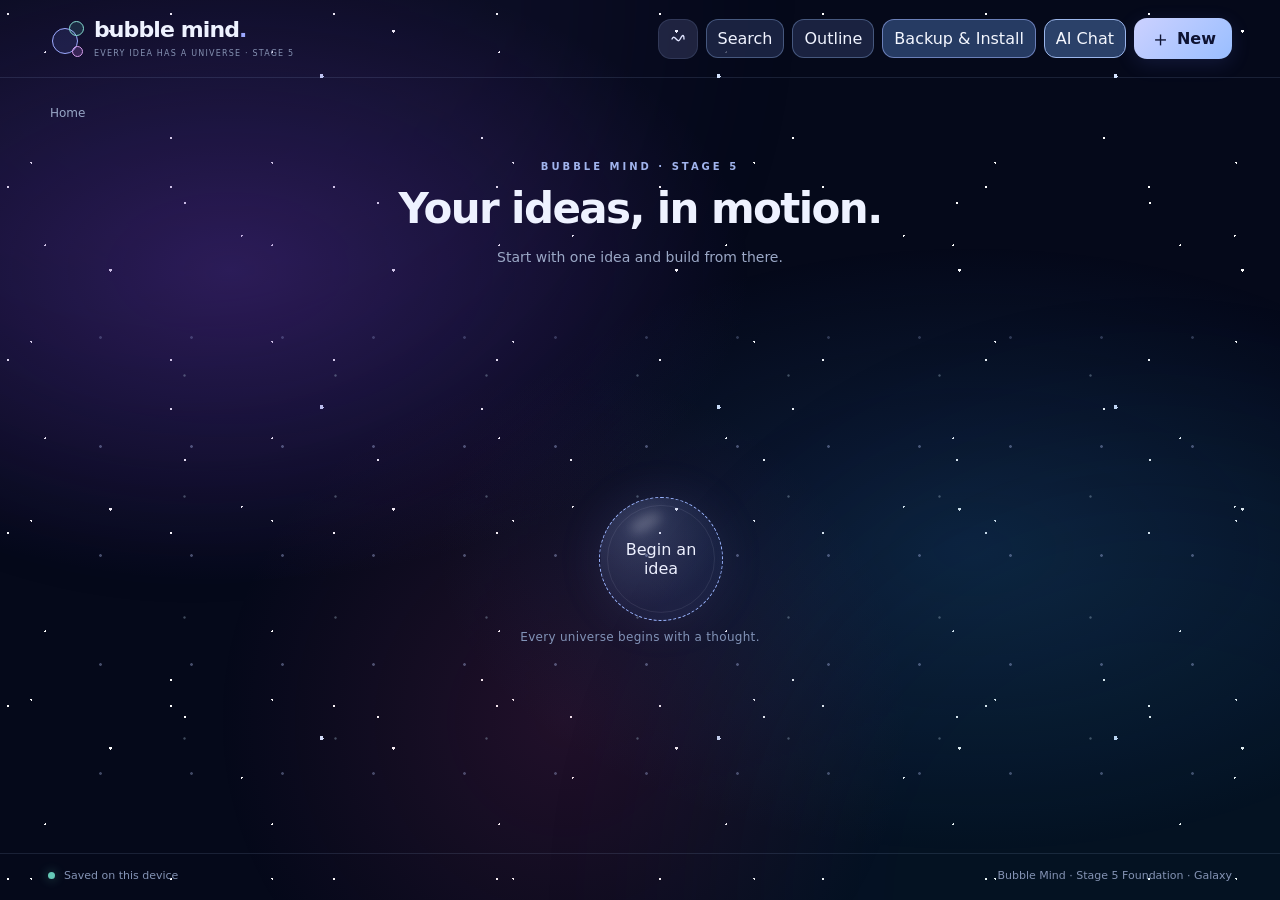
<file: stage5/index.html>
<!doctype html>
<html lang="en">
<head>
  <meta charset="utf-8">
  <meta name="viewport" content="width=device-width, initial-scale=1, viewport-fit=cover">
  <meta name="theme-color" content="#0a1021">
  <meta name="description" content="A playful, private space for ideas. Every universe begins with a thought.">
  <title>Bubble Mind — Stage 5 Foundation</title>
  <link rel="manifest" href="./manifest.webmanifest">
  <link rel="stylesheet" href="./story-studio.css?v=6">
  <link rel="stylesheet" href="./openrouter-model-picker.css">
  <meta name="application-name" content="Bubble Mind">
  <meta name="apple-mobile-web-app-capable" content="yes">
  <meta name="apple-mobile-web-app-status-bar-style" content="black-translucent">
  
  <link rel="icon" href="[data-uri]" type="image/png">
  <style>
:root{--bg:#0a1021;--ink:#eef2ff;--muted:#97a3c3;--line:rgba(173,196,248,.13);--panel:rgba(20,29,53,.7);--accent:#91a7ff;--safe-bottom:env(safe-area-inset-bottom,0px);color-scheme:dark;font-family:Inter,ui-sans-serif,system-ui,-apple-system,BlinkMacSystemFont,"Segoe UI",sans-serif}*{box-sizing:border-box}html,body{margin:0;min-height:100%;background:var(--bg);color:var(--ink)}body{overflow-x:hidden}button,input,textarea{font:inherit}button{cursor:pointer}button:focus-visible,input:focus-visible,textarea:focus-visible{outline:2px solid #c1b6ff;outline-offset:3px}button:disabled{opacity:.5;cursor:not-allowed}.ambient{pointer-events:none;position:fixed;width:70vw;height:70vw;filter:blur(105px);border-radius:50%;opacity:.13;z-index:0}.ambient-one{background:#6747ad;top:-35vw;left:-20vw}.ambient-two{background:#087e92;bottom:-35vw;right:-25vw}.app-shell{position:relative;z-index:1;min-height:100dvh;display:flex;flex-direction:column;max-width:1280px;margin:0 auto}.topbar{height:78px;flex:none;display:flex;align-items:center;justify-content:space-between;gap:12px;padding:12px clamp(18px,4vw,48px);border-bottom:1px solid var(--line)}.brand{display:flex;align-items:center;gap:10px;min-width:0}.brand-symbol{position:relative;width:36px;height:36px;flex:none}.brand-symbol span{position:absolute;border:1.5px solid #9dabff;border-radius:50%;background:rgba(125,141,252,.12)}.brand-symbol span:nth-child(1){width:26px;height:26px;top:7px;left:4px}.brand-symbol span:nth-child(2){width:15px;height:15px;top:0;right:0;border-color:#85dbd0;background:rgba(88,200,190,.15)}.brand-symbol span:nth-child(3){width:11px;height:11px;bottom:0;right:1px;border-color:#d7a0ec;background:rgba(200,120,234,.2)}.brand-title{font-size:22px;line-height:1.02;font-weight:750;letter-spacing:-.9px;white-space:nowrap}.brand-period{color:#9ca8ff}.brand-sub{font-size:8px;letter-spacing:1.2px;color:#8490b1;margin-top:7px;white-space:nowrap}.top-actions{display:flex;align-items:center;gap:8px}.icon-action{width:40px;height:40px;border-radius:13px;background:rgba(255,255,255,.035);color:#aab6db;border:1px solid var(--line);display:grid;place-items:center}.icon-action svg{width:18px;height:18px;stroke:currentColor;stroke-width:1.8;fill:none;stroke-linecap:round;stroke-linejoin:round}.icon-action:hover,.icon-action.selected{background:rgba(159,172,248,.16);color:#e0e4ff}.header-create,.primary-button{border:none;color:#0e1332;background:linear-gradient(135deg,#ccd1ff,#99beff);font-weight:750;padding:11px 16px;border-radius:13px;box-shadow:0 5px 20px #677bfb24}.header-create{display:flex;align-items:center;gap:6px}.header-create span:first-child{font-size:21px;font-weight:350;line-height:18px}.main-panel{width:100%;flex:1;display:flex;flex-direction:column;padding:23px clamp(18px,4vw,48px) 0}.crumbs{min-height:24px;display:flex;flex-wrap:wrap;align-items:center;gap:8px;margin-bottom:17px;font-size:12px;color:#8e9dbd}.crumb-link{border:0;background:none;color:#98a6c6;padding:3px 2px}.crumb-link:hover{color:#e2e7ff}.crumb-divider{opacity:.5}.crumb-current{color:#e5e9ff;font-weight:600;max-width:170px;overflow:hidden;text-overflow:ellipsis;white-space:nowrap}.intro{text-align:center;margin:12px auto 2px;max-width:650px}.eyebrow{font-size:10px;font-weight:700;letter-spacing:3px;color:#a1b4ed;margin:0 0 13px}.intro h1{font-size:clamp(25px,5vw,42px);letter-spacing:-1.6px;line-height:1.14;margin:0 0 13px;font-weight:680}.intro .sub{color:#9ba8c6;line-height:1.58;font-size:14px;margin:0 auto;max-width:445px}.intro .heading-wrap{display:flex;align-items:center;gap:9px;justify-content:center}.intro .heading-wrap h1{margin:0}.mini-tool{background:rgba(166,180,250,.08);color:#b8c4e5;border:1px solid var(--line);border-radius:10px;padding:7px 9px}.intro-child{margin-top:6px}.intro-child .sub{margin-top:13px}.bubble-world{flex:1;min-height:360px;position:relative;display:flex;flex-direction:column;align-items:stretch;padding:18px 0 38px}.bubble-world::before{content:"";position:absolute;inset:0;pointer-events:none;background-image:radial-gradient(circle,#bccbff 1px,transparent 1.7px),radial-gradient(circle,#aec8db .75px,transparent 1.6px);background-size:91px 109px,151px 121px;background-position:7px 13px,61px 45px;opacity:.11;mask-image:linear-gradient(transparent 0%,black 18%,black 85%,transparent 100%)}.empty-world{flex:1;min-height:320px;display:flex;flex-direction:column;align-items:center;justify-content:center;gap:25px;position:relative}.empty-hint{font-size:12px;color:#8293b7;letter-spacing:.3px}.home-grid,.child-grid{display:grid;grid-template-columns:repeat(auto-fit,minmax(140px,1fr));gap:25px 14px;justify-items:center;align-items:center;position:relative;z-index:1}.home-grid{max-width:910px;margin:25px auto auto;width:100%;min-height:230px}.home-grid .bubble-slot{min-height:170px}.constellation{position:relative;max-width:900px;width:100%;margin:6px auto 0}.connection-lines{position:absolute;inset:0;width:100%;height:100%;pointer-events:none;z-index:0;overflow:visible}.focus-stage{position:relative;z-index:1;display:flex;align-items:center;justify-content:center;min-height:215px}.child-grid{padding-top:26px;padding-bottom:12px;min-height:150px}.child-grid .bubble-slot{min-height:150px}.bubble-slot{display:flex;justify-content:center;align-items:center;position:relative;width:100%}.bubble{position:relative;width:var(--bubble-size,124px);height:var(--bubble-size,124px);border-radius:50%;padding:17px;border:1.7px solid var(--bubble-color,#91a7ff);background:radial-gradient(circle at 34% 27%,color-mix(in srgb,var(--bubble-color,#91a7ff) 36%,transparent),color-mix(in srgb,var(--bubble-color,#91a7ff) 13%,transparent) 53%,color-mix(in srgb,var(--bubble-color,#91a7ff) 7%,transparent) 73%);box-shadow:inset 0 0 32px color-mix(in srgb,var(--bubble-color,#91a7ff) 13%,transparent),0 5px 45px color-mix(in srgb,var(--bubble-color,#91a7ff) 14%,transparent);color:#eef1ff;display:flex;align-items:center;justify-content:center;text-align:center;flex-direction:column;gap:5px;transition:box-shadow .2s,border-color .2s,filter .2s;touch-action:manipulation;z-index:2;overflow:visible}.bubble::before{content:"";position:absolute;top:15%;left:24%;width:28%;height:11%;border-radius:50%;transform:rotate(-28deg);background:rgba(255,255,255,.23);filter:blur(6px);pointer-events:none}.bubble::after{content:"";position:absolute;inset:7px;border:1px solid rgba(225,230,255,.09);border-radius:50%;pointer-events:none}.bubble:hover{filter:brightness(1.15);box-shadow:0 0 45px color-mix(in srgb,var(--bubble-color,#91a7ff) 32%,transparent)}.bubble:active{filter:brightness(1.35)}.bubble-label{position:relative;display:-webkit-box;-webkit-box-orient:vertical;-webkit-line-clamp:3;line-clamp:3;overflow:hidden;max-width:100%;word-break:break-word;font-size:clamp(12px,3.6vw,15px);font-weight:640;letter-spacing:-.15px;line-height:1.25;text-shadow:0 1px 12px #10152b}.bubble-sub{font-size:10px;color:#c8d5ed;opacity:.82;position:relative}.bubble-create{--bubble-color:#9ab5ff;width:124px;height:124px;border-style:dashed;border-width:1.5px;background:radial-gradient(circle at 32% 26%,rgba(164,188,255,.24),rgba(114,150,255,.095) 65%);box-shadow:0 0 48px #92aaff18}.bubble-create .bubble-label{font-weight:620}.bubble-create .create-plus{font-size:26px;font-weight:300;line-height:1}.bubble-floating{animation:bob var(--drift-time,6s) ease-in-out infinite;animation-delay:var(--drift-delay,0s)}.bubble-focus{--bubble-size:157px;font-size:17px}.bubble-small{--bubble-size:116px}.bubble-home{--bubble-size:136px}.bubble-edit{position:absolute;right:-11px;bottom:6px;width:33px;height:33px;border:1px solid rgba(212,220,255,.32);border-radius:50%;color:#e3e9ff;background:#293250;display:grid;place-items:center;box-shadow:0 5px 14px #070a1799;z-index:4}.bubble-edit svg{width:15px;height:15px;fill:none;stroke:currentColor;stroke-width:1.7;stroke-linecap:round;stroke-linejoin:round}.child-placeholder{display:flex;flex-direction:column;align-items:center;gap:8px;color:#9aabd1;margin:0 auto 18px;text-align:center;font-size:13px;position:relative}.floating-action-strip{display:flex;align-items:center;justify-content:center;gap:12px;flex-wrap:wrap;position:relative;margin-top:12px}.soft-button{color:#ccd8f5;border:1px solid rgba(153,175,222,.2);background:rgba(137,157,218,.08);border-radius:13px;padding:10px 14px}.soft-button:hover{background:rgba(137,157,218,.16)}.footer{display:flex;align-items:center;gap:9px;padding:15px clamp(18px,4vw,48px) calc(18px + var(--safe-bottom));border-top:1px solid var(--line);color:#8493b4;font-size:11px}.footer-right{margin-left:auto}.status-pulse{width:7px;height:7px;display:inline-block;background:#65c9b7;border-radius:50%;box-shadow:0 0 11px #65c9b77a}.overlay{position:fixed;inset:0;z-index:40;background:rgba(3,7,20,.73);backdrop-filter:blur(8px);display:flex;align-items:center;justify-content:center;padding:18px}.dialog{width:min(440px,100%);max-height:min(86dvh,760px);overflow:auto;border-radius:22px;background:linear-gradient(145deg,#202a4b,#151e38);border:1px solid rgba(195,207,255,.22);box-shadow:0 30px 100px #030510e0;padding:24px}.dialog h2,.sheet h2{margin:0;font-size:23px;letter-spacing:-.6px}.dialog .dialog-sub{font-size:13px;color:#a6b3d1;line-height:1.6;margin:9px 0 21px}.field-label{display:block;color:#d0dafa;font-size:12px;font-weight:650;margin-bottom:8px}.text-field,.note-area{background:#0e172d;border:1px solid rgba(157,180,230,.23);border-radius:12px;color:#f0f4ff;padding:13px 14px;width:100%;outline:0}.text-field:focus,.note-area:focus{border-color:#9cafff;box-shadow:0 0 0 3px #9cafff18}.colors{display:flex;gap:10px;flex-wrap:wrap;margin-top:10px}.color-choice{width:31px;height:31px;background:var(--swatch);border:3px solid #1b2645;border-radius:50%;box-shadow:0 0 0 1px #7e8ba955}.color-choice.chosen{box-shadow:0 0 0 2px white}.form-actions{display:flex;justify-content:flex-end;gap:9px;margin-top:23px}.ghost-button{background:none;border:1px solid rgba(165,180,227,.25);border-radius:12px;padding:11px 14px;color:#bfcae2}.sheet-overlay{position:fixed;inset:0;z-index:40;background:#0207149c;display:flex;justify-content:center;align-items:end;backdrop-filter:blur(3px)}.sheet{height:min(570px,88dvh);width:min(700px,100%);background:#171f39;border:1px solid rgba(165,186,234,.22);border-bottom:0;border-radius:24px 24px 0 0;box-shadow:0 -10px 70px #030610cb;padding:15px 23px calc(20px + var(--safe-bottom));display:flex;flex-direction:column;gap:15px;animation:sheet-up .24s ease-out}.sheet.full{height:100dvh;width:100%;max-width:none;border-radius:0}.sheet-handle{width:41px;height:5px;border-radius:10px;background:#53617e;margin:0 auto 1px}.sheet-toolbar{display:flex;gap:8px;align-items:center;justify-content:space-between}.sheet-buttons{display:flex;gap:7px}.sheet-icon{width:34px;height:34px;display:grid;place-items:center;border-radius:9px;background:#283352;border:1px solid #3b4968;color:#d8e3ff}.sheet-icon svg{width:18px;height:18px;stroke:currentColor;fill:none;stroke-width:1.7;stroke-linecap:round;stroke-linejoin:round}.editor-name{font-size:22px;font-weight:700;border:0;border-bottom:1px solid #3c4566;background:transparent;border-radius:0;color:white;width:100%;padding:4px 0 10px}.editor-note{flex:1;min-height:70px;resize:none;line-height:1.65;color:#e9eeff;font-size:15px;padding:15px}.sheet-footer{display:flex;align-items:center;justify-content:space-between;gap:10px;color:#8593b7;font-size:11px}.danger-button{background:none;border:0;color:#fd9baf;padding:8px;font-size:12px}.backup-options{display:grid;gap:12px}.backup-option{width:100%;border:1px solid #475574;border-radius:13px;background:#25304d;color:#e1e7ff;padding:16px;text-align:left}.backup-option b{display:block;margin-bottom:5px}.backup-option small{color:#acb9d3}.backup-note{font-size:12px;line-height:1.6;color:#a8b5d2;padding:8px 2px}.import-input{display:none}#toast{position:fixed;left:50%;bottom:calc(35px + var(--safe-bottom));transform:translate(-50%,20px);padding:11px 16px;border-radius:13px;background:#273b61;color:#f4f7ff;box-shadow:0 6px 34px #0008;z-index:70;font-size:13px;opacity:0;transition:transform .25s,opacity .25s;pointer-events:none;white-space:nowrap;max-width:90%;text-overflow:ellipsis;overflow:hidden}#toast.visible{opacity:1;transform:translate(-50%,0)}.portal{position:fixed;border-radius:50%;border:2px solid var(--portal-color,#97b7ff);background:radial-gradient(circle at 37% 28%,color-mix(in srgb,var(--portal-color,#97b7ff) 65%,white 20%),color-mix(in srgb,var(--portal-color,#97b7ff) 58%,#12203b 42%) 75%);box-shadow:0 0 100px color-mix(in srgb,var(--portal-color,#97b7ff) 40%,transparent);z-index:100;pointer-events:none;will-change:transform,opacity}.hidden{display:none!important}@keyframes bob{0%,100%{transform:translate3d(0,2px,0)}50%{transform:translate3d(0,-7px,0)}}@keyframes sheet-up{from{transform:translateY(50px);opacity:0}to{transform:translateY(0);opacity:1}}@media(min-width:750px){.intro{margin-top:19px}.bubble-world{padding-top:40px}.child-grid{grid-template-columns:repeat(4,1fr)}.home-grid{grid-template-columns:repeat(4,1fr)}.focus-stage{min-height:230px}.sheet{height:min(680px,80dvh);border-radius:24px;margin-bottom:25px;border-bottom:1px solid rgba(165,186,234,.22)}.sheet-overlay{align-items:end}}@media(max-width:440px){.topbar{height:71px}.brand-title{font-size:19px}.brand-symbol{width:30px;height:30px}.brand-sub{font-size:7px;letter-spacing:.8px}.header-create{padding:10px 12px}.icon-action{width:36px;height:36px}.top-actions{gap:5px}.main-panel{padding-top:16px}.intro h1{letter-spacing:-.8px}.home-grid,.child-grid{grid-template-columns:repeat(2,minmax(0,1fr));gap:19px 6px}.bubble-world{padding-top:19px}.bubble-home{--bubble-size:122px}.bubble-small{--bubble-size:109px}.focus-stage{min-height:193px}.child-grid{padding-top:17px}.footer-right{font-size:9px}}@media(prefers-reduced-motion:reduce){.bubble-floating{animation:none!important}*,*::after,*::before{scroll-behavior:auto!important;transition-duration:.01ms!important}}

  .preview-fallback{position:relative;z-index:50;padding:14px 18px;background:#3a2947;color:#fff;font-size:13px;line-height:1.5;text-align:center}
  .bubble-floating:active,.bubble-floating:focus-visible{animation-play-state:paused}
  
/* Stage 2 enhancements — isolated from both older releases. */
:root {--map-size: 112px}
.stage2-label{display:inline-block;margin-left:8px;padding:3px 7px;border-radius:7px;background:#31456e;color:#d7e6ff;font-size:10px;vertical-align:middle;letter-spacing:0}
.map-controls{display:flex;flex-wrap:wrap;justify-content:center;align-items:center;gap:8px;margin:12px 0 6px}
.map-control{border:1px solid rgba(175,195,242,.24);border-radius:11px;background:#202c4f;color:#dce5ff;padding:9px 11px;min-height:40px;font-size:12px}
.map-control.active{background:#465f9e;border-color:#adc5ff;color:#fff}
.map-viewport{margin:15px auto 4px;position:relative;flex:1;min-height:480px;height:min(63dvh,730px);width:100%;max-width:100%;overflow:hidden;border:1px solid #798eba34;border-radius:18px;touch-action:none;background:radial-gradient(ellipse at 50% 50%,#202b52ab,#0a112b22 60%,transparent 84%)}
.map-viewport::after{content:'';pointer-events:none;position:absolute;inset:0;border-radius:18px;box-shadow:inset 0 0 40px #02061366}
.map-canvas{position:absolute;left:50%;top:50%;width:0;height:0;transform-origin:0 0;will-change:transform}
.map-svg{position:absolute;left:0;top:0;overflow:visible;width:1px;height:1px;pointer-events:none}
.map-node{position:absolute;left:0;top:0;width:112px;height:112px;transform:translate(-56px,-56px);touch-action:none;user-select:none}
.map-node .bubble{width:var(--bubble-size,112px);height:var(--bubble-size,112px);touch-action:none;cursor:grab;animation:none}
.map-node .bubble-floating{animation:bob 6s ease-in-out infinite}
.map-node.dragged .bubble{cursor:grabbing;filter:brightness(1.25);animation:none;box-shadow:0 0 40px #8cafff66}
.map-centre{position:absolute;left:-77px;top:-77px;width:154px;height:154px;z-index:3}
.map-centre .bubble{width:var(--bubble-size,154px);height:var(--bubble-size,154px)}
.map-centre .bubble-label{font-size:16px}
.map-center-label{font-size:10px;color:#d6dcff;opacity:.82}
.map-chip{position:absolute;top:0;right:-7px;width:31px;height:31px;border:1px solid #7985b5;border-radius:50%;background:#202b4b;color:#fff;font-size:18px;z-index:5;cursor:pointer}
.map-help{font-size:11px;text-align:center;color:#a5b3d2;padding:7px 8px 16px}
.map-link-label{font-size:12px;fill:#dce6ff;font-weight:600;paint-order:stroke;stroke:#0b132c;stroke-width:4px;stroke-linejoin:round}
.map-link {pointer-events:none}
.map-link.extra{stroke-dasharray:6 5}
.map-hover-link{stroke-width:5;stroke:#c1a0f6}
.map-viewport .map-pan-help{position:absolute;bottom:10px;left:12px;padding:7px 10px;font-size:11px;background:#121e36d9;border-radius:9px;color:#c5d4ef;pointer-events:none}
.map-viewport .map-reset{position:absolute;right:12px;bottom:9px;z-index:6}
.map-summary{display:flex;justify-content:center;gap:14px;color:#a0afd0;font-size:11px;margin:4px auto}
.map-toolbar{display:flex;gap:8px;flex-wrap:wrap;justify-content:center;margin:6px auto}
.map-toolbar .soft-button{font-size:12px;padding:9px 11px}
.modal-grid{display:grid;gap:13px}
.modal-grid label{color:#c9d5f0;font-size:12px;font-weight:650}
.modal-grid input[type=text],.modal-grid select,.modal-grid textarea,.modal-grid input[type=color]{width:100%;min-height:43px;background:#111b34;color:#f3f7ff;border:1px solid #56658b;border-radius:10px;padding:9px 12px;font:inherit}
.modal-grid input[type=color]{padding:4px;width:70px;min-height:42px}
.modal-grid textarea{min-height:80px;resize:vertical}
.color-row{display:flex;flex-wrap:wrap;gap:7px;align-items:center;margin:6px 0}
.color-row button{height:30px;width:30px;border-radius:50%;border:2px solid #e9edff45;min-width:30px}
.color-row button.selected{outline:2px solid #fff;outline-offset:2px}
.dialog-section{padding:14px 0;border-top:1px solid #ffffff20}
.dialog-section h3{font-size:14px;margin:3px 0 8px}
.dialog-section p{font-size:12px;color:#aebcdb;margin:5px 0 12px}
.rel-row{display:flex;align-items:center;justify-content:space-between;gap:12px;border-bottom:1px solid #ffffff13;padding:10px 0}
.rel-row>div{font-size:12px;overflow-wrap:anywhere;flex:1}
.rel-row strong{color:#e7efff}
.rel-row small{display:block;color:#9eafcb;margin-top:3px}
.rel-actions{display:flex;gap:5px;flex-wrap:wrap}
.rel-actions button{border-radius:8px;border:1px solid #52617c;background:#2a3653;color:#e6edff;padding:6px 9px;font-size:12px;min-height:34px}
.button-row{display:flex;flex-wrap:wrap;gap:8px;margin-top:12px}
.button-row button{flex:1;min-width:90px}
.help-text{font-size:12px;color:#aebcdb;line-height:1.5}
.notice{color:#bed6ff;font-size:12px;margin:5px 0}
@media(max-width:440px){.map-viewport{min-height:430px;height:57dvh}.map-node .bubble{width:var(--bubble-size,108px);height:var(--bubble-size,108px)}.map-node{width:108px;height:108px}.map-centre .bubble{width:var(--bubble-size,144px);height:var(--bubble-size,144px)}.map-centre{left:-72px;top:-72px;width:144px;height:144px}.map-controls{gap:5px}.map-control{padding:7px 9px;font-size:11px}.map-chip{right:-10px}}
@media(prefers-reduced-motion:reduce){.map-node .bubble-floating{animation:none!important}}

.map-pan-help{position:relative;margin:2px auto 8px;padding:6px 8px;text-align:center;font-size:11px;color:#9eafcc;pointer-events:none}


/* Stage 3 galaxy — generated with layered gradients; no network image dependencies */
html,body{min-height:100%;background:#05091a}
body::before{content:"";position:fixed;inset:0;pointer-events:none;z-index:0;background:
radial-gradient(ellipse at 18% 30%,rgba(98,51,177,.37),transparent 35%),
radial-gradient(ellipse at 76% 61%,rgba(40,105,171,.24),transparent 39%),
radial-gradient(ellipse at 44% 80%,rgba(173,54,121,.17),transparent 34%),
radial-gradient(1px 1px at 5% 8%,#fff 99%,transparent),
radial-gradient(1px 1px at 20% 27%,#fff 99%,transparent),
radial-gradient(1.5px 1.5px at 39% 13%,#fff 99%,transparent),
radial-gradient(1px 1px at 55% 51%,#fff 99%,transparent),
radial-gradient(2px 2px at 81% 23%,#d6e5ff 99%,transparent),
radial-gradient(1px 1px at 96% 79%,#fff 99%,transparent),
radial-gradient(1px 1px at 13% 91%,#fff 99%,transparent),
radial-gradient(1px 1px at 73% 87%,#fff 99%,transparent);
background-size:100% 100%,100% 100%,100% 100%,163px 173px,227px 193px,283px 239px,311px 271px,397px 331px,193px 257px,241px 179px,331px 271px}
.ambient{opacity:.08}
.app-shell{max-width:none;min-height:100dvh}
.main-panel{min-height:0}
.bubble-world{min-height:0;flex:1}
.bubble-world::before{opacity:.35}
.app-shell.inside{height:100dvh;min-height:100dvh}
.app-shell.inside .main-panel{padding:7px clamp(12px,2vw,28px) 0;min-height:0}
.app-shell.inside .intro{margin:0 auto;max-width:100%}
.app-shell.inside .intro h1{font-size:clamp(18px,3vw,27px);margin:0 0 3px}
.app-shell.inside .intro .sub{display:none}
.app-shell.inside .intro .eyebrow{margin:0 0 4px;letter-spacing:1px}
.app-shell.inside .crumbs{margin-bottom:3px}
.app-shell.inside .bubble-world{padding:6px 0 5px}
.app-shell.inside .map-viewport{height:auto;min-height:0;flex:1;width:100%;max-width:none;margin:0}
.app-shell.inside .map-summary,.app-shell.inside .map-pan-help,.app-shell.inside .map-help{display:none}
.app-shell.inside .map-toolbar{margin:3px auto 0;padding:4px 0}
.app-shell.inside .map-controls{margin:0 auto 4px}
@media(max-width:600px){
.app-shell.inside .topbar{height:54px;padding:7px 12px}
.app-shell.inside .brand-sub{display:none}
.app-shell.inside .brand-title{font-size:17px}
.app-shell.inside .brand-symbol{transform:scale(.8)}
.app-shell.inside .footer{display:none}
.app-shell.inside .map-toolbar{gap:3px;flex-wrap:wrap;justify-content:center}
.app-shell.inside .map-toolbar button{font-size:11px;padding:6px}
.app-shell.inside .map-controls{flex-wrap:wrap}
}
.stage3-action{border:1px solid #9bb9f259;background:#202a4bca;color:#f0f3ff;border-radius:12px;min-height:39px;padding:7px 11px}
.stage3-action:focus-visible{outline:2px solid #fff;outline-offset:2px}
.note-backdrop{position:fixed;inset:0;z-index:100;background:rgba(3,5,17,.55);display:flex;align-items:flex-end;justify-content:center}
.note-sheet{width:min(850px,100%);height:min(57dvh,520px);background:#111a32f5;border:1px solid #8197d960;border-radius:22px 22px 0 0;display:flex;flex-direction:column;padding:15px;box-shadow:0 -20px 70px #0009}
.note-sheet.full{height:100dvh;width:100%;border-radius:0;max-height:none;background:#0d142a}
.note-top{display:flex;gap:10px;align-items:center;flex-wrap:wrap;padding-bottom:10px}
.note-title{font-weight:700;flex:1;min-width:110px;overflow:hidden;text-overflow:ellipsis;white-space:nowrap}
.note-body{flex:1;min-height:0;width:100%;resize:none;border:1px solid #879cd54a;background:#070e22d9;color:#f6f7ff;border-radius:12px;padding:14px;font:15px/1.65 ui-sans-serif,system-ui}
.note-toolbar{display:flex;gap:6px;flex-wrap:wrap;padding-bottom:8px}
.note-toolbar button{min-width:36px;padding:5px 8px;background:#25335c;color:#fff;border:1px solid #8196d955;border-radius:8px}
.note-status{font-size:11px;color:#bdcaef}
.search-panel,.outline-panel{max-height:67dvh;overflow:auto}
.search-hit,.outline-hit{width:100%;display:block;text-align:left;border:1px solid #8195c344;background:#253251a3;color:#fff;padding:12px;border-radius:12px;margin:6px 0}
.search-hit small,.outline-hit small{display:block;color:#adbee4;margin-top:5px}
.stage3-search{width:100%;padding:12px;border-radius:12px;background:#080e22;color:white;border:1px solid #a5b4e060}


/* Bubble sizing — original inline child counts restored. */
.bubble{flex:none;min-width:0;min-height:0}
.map-node{width:var(--slot-size,112px);height:var(--slot-size,112px)}
.map-centre{width:var(--core-size,154px);height:var(--core-size,154px);left:calc(var(--core-size,154px)/-2);top:calc(var(--core-size,154px)/-2)}
.bubble-home,.bubble-focus{width:var(--bubble-size,136px);height:var(--bubble-size,136px)}
.home-grid .bubble-slot{min-height:var(--slot-height,170px)}


/* Stage 3.2: dynamic browser viewport and readable motion. */
.app-shell.inside{height:var(--bm-height,100dvh);min-height:var(--bm-height,100dvh)}
.app-shell.inside .main-panel{overflow:hidden}
.note-sheet.full{height:var(--bm-height,100dvh)}
@keyframes visible-bubble-float{0%,100%{transform:translate3d(0,3px,0)}50%{transform:translate3d(4px,-14px,0)}}
.map-node .bubble-floating,.bubble-home.bubble-floating,.bubble-create.bubble-floating{animation:visible-bubble-float var(--drift-time,4.5s) ease-in-out infinite}
@media(prefers-reduced-motion:reduce){.map-node .bubble-floating,.bubble-home.bubble-floating,.bubble-create.bubble-floating{animation:none!important}}
@media(orientation:landscape) and (max-height:550px){.app-shell.inside .topbar{height:44px}.app-shell.inside .intro{display:none}.app-shell.inside .map-controls{margin:0}.app-shell.inside .crumbs{min-height:18px;margin:0}.app-shell.inside .bubble-world{padding:2px 0}}

.note-preview{flex:1;min-height:0;overflow:auto;border:1px solid #879cd54a;background:#070e22d9;color:#f6f7ff;border-radius:12px;padding:14px;font:15px/1.65 ui-sans-serif,system-ui}
.note-preview[hidden],.note-body[hidden]{display:none!important}
.note-preview h2{font-size:24px;margin:8px 0}.note-preview h3{font-size:19px;margin:7px 0}
.note-preview p{margin:5px 0;white-space:pre-wrap}.note-preview a{color:#afd5ff;text-decoration:underline}
.note-preview input{margin-right:9px}.note-format-help{font-size:12px;color:#b7c8eb;margin:0 0 6px}

/* Stage 3 landscape: compact controls with an Actions menu. */
.landscape-actions{display:none}
@media(orientation:landscape) and (max-height:550px){
 .app-shell.inside .topbar{height:42px;padding:4px 10px}
 .app-shell.inside .brand-sub{display:none}
 .app-shell.inside .brand-symbol{transform:scale(.75)}
 .app-shell.inside .brand-title{font-size:17px}
 .app-shell.inside .header-create{padding:5px 8px}
 .app-shell.inside .stage3-action{min-height:29px;padding:4px 7px;font-size:11px}
 .app-shell.inside .footer,.app-shell.inside .intro,.app-shell.inside .crumbs{display:none}
 .app-shell.inside .map-toolbar,.app-shell.inside .map-help,.app-shell.inside .map-pan-help,.app-shell.inside .map-summary{display:none}
 .app-shell.inside .map-controls{margin:0 0 3px;gap:4px;flex-wrap:nowrap;overflow-x:auto;justify-content:flex-start}
 .app-shell.inside .map-controls .map-control{padding:4px 8px;min-height:29px;font-size:11px;flex:none}
 .app-shell.inside .map-controls .map-control:nth-last-child(2){display:none}
 .app-shell.inside .landscape-actions{display:inline-flex}
 .app-shell.inside .bubble-world{padding:0}
 .app-shell.inside .map-viewport{min-height:0;height:auto;flex:1}
}
@media(prefers-reduced-motion:reduce){
 body.motion-override .map-node .bubble-floating,body.motion-override .bubble-home.bubble-floating,body.motion-override .bubble-create.bubble-floating{
  animation:visible-bubble-float 4.5s ease-in-out infinite!important
 }
}

/* Stage 3 desktop motion: JavaScript controls the independent translate offset.
   Disable competing keyframes so the toggle behaves identically on phone and PC. */
.bubble-world .bubble-floating{animation:none!important}

.tether-mode-label{font-size:11px;color:#bdd7ff;border:1px solid #8cafec66;background:#1e3765b3;padding:7px 10px;border-radius:999px;white-space:nowrap}
@media(orientation:landscape) and (max-height:550px){.tether-mode-label{display:none}}

/* Stage 3 large-scale home galaxy: 16x16 extra-large capacity (256 positions). */
.home-map-top{display:flex;align-items:center;justify-content:space-between;gap:10px;flex-wrap:wrap;margin:12px 0 9px}
.home-zoom-group{display:flex;align-items:center;gap:8px;color:#bfd0ed;font-size:12px}
.home-zoom{width:115px;accent-color:#a4baff}.home-zoom-label{min-width:38px}
.home-map-view{width:100%;height:min(67dvh,720px);min-height:360px;overflow:auto;overscroll-behavior:contain;position:relative;border:2px solid #8caef5a8;border-radius:18px;background:rgba(5,12,31,.13);box-shadow:inset 0 0 35px #080d2455,0 10px 30px #04061235}
.home-map-stage{position:relative;min-width:0;min-height:0;overflow:hidden}
.home-map-layer{position:absolute;top:0;left:0;width:4200px;height:4200px;transform-origin:0 0;contain:layout style}
.home-free-slot{position:absolute;display:flex;align-items:center;justify-content:center;width:var(--slot-size,190px);height:var(--slot-size,190px);will-change:transform}
.home-free-slot .bubble-home{flex:none}.home-free-slot .bubble-edit{right:-8px;bottom:7px}
.home-new-control{position:sticky;left:12px;top:12px;z-index:4;width:max-content;height:0;pointer-events:none;transform:translate(0,0)}
.home-new-control button{pointer-events:auto;background:#21375be8;box-shadow:0 4px 20px #050b1cc4}
.home-map-help{font-size:12px;color:#aabce0;text-align:center;padding:0 8px}
@media(max-width:680px){.home-map-view{height:65dvh;min-height:320px}.home-map-top{margin-top:4px}.home-map-help{font-size:11px}}

/* Home search and independent motion controls */
.home-map-top{position:relative;justify-content:flex-start}
.home-search-wrap{position:relative;flex:1;min-width:min(230px,100%);max-width:420px;z-index:8}
.home-search{display:block;width:100%;min-height:40px;border-radius:12px;border:1px solid #9eBAed8c;background:#0a1934d9;color:#f2f7ff;padding:9px 13px;font:inherit;font-size:14px;outline-offset:2px}
.home-search::placeholder{color:#a9bbe1}
.home-search-results{position:absolute;top:calc(100% + 4px);left:0;right:0;max-height:270px;overflow-y:auto;border:1px solid #99b4e38c;background:#152644f5;border-radius:12px;box-shadow:0 14px 30px #0008;padding:5px}
.home-search-results[hidden]{display:none!important}
.home-search-result{display:block;width:100%;text-align:left;padding:10px 12px;border:0;background:transparent;color:#eef3ff;min-height:38px;font-size:13px}
.home-search-result:hover,.home-search-result:focus-visible{background:#486ca288}
.home-search-empty{display:block;padding:10px;color:#a8bddf;font-size:13px}
.home-static-toggle{white-space:nowrap}
.home-static-toggle[aria-pressed=true]{background:#46638c;border-color:#bfd3ff;color:#fff}
.home-found .bubble{outline:6px solid #aed0ff;outline-offset:8px;box-shadow:0 0 0 12px #669dff35,0 0 55px #9bc6ff88;z-index:5}
@media(max-width:680px){.home-map-top{gap:8px}.home-search-wrap{min-width:100%;max-width:none}.home-map-top>.help-text{display:none}}
.home-map-view{touch-action:none;cursor:grab}
.home-map-view.home-panning{cursor:grabbing}
.home-map-view .home-free-slot,.home-map-view .home-new-control{cursor:default}
/* Stage 4 backup and installation controls */
.stage4-backup{border-color:#a2b6ff8c;background:#263b63;color:#f4f7ff}
.stage4-section{border-top:1px solid #7189bc45;padding-top:14px;margin-top:14px}
.stage4-section h3{margin:0 0 5px;font-size:15px;color:#e7eeff}
.stage4-muted{font-size:12px;line-height:1.6;color:#bac7e2;margin:4px 0 10px}
.stage4-actions{display:flex;flex-wrap:wrap;gap:8px;align-items:center}
.stage4-stats{padding:9px 12px;border-radius:10px;background:#263d6977;color:#dceaff;font-size:13px}
.stage4-file{display:block;width:100%;max-width:100%;margin:12px 0;color:#dce7ff}
.stage4-select{max-width:100%;padding:10px;background:#182c4a;color:#f5f8ff;border:1px solid #829dd49b;border-radius:9px}
.stage4-confirm{display:flex;align-items:center;gap:7px;font-size:12px;color:#cfdbf2}
.stage4-confirm input{accent-color:#93bafa}
.stage4-actions button:disabled{opacity:.4;cursor:not-allowed}
.overlay .dialog:has(.stage4-section){max-height:88dvh;overflow-y:auto;width:min(92vw,610px)}
@media(max-width:680px){.top-actions .stage4-backup{font-size:11px;padding:6px 8px;white-space:nowrap}.stage4-actions{align-items:stretch}.stage4-actions button{font-size:12px}}

/* Isolated mobile header trial: hide overcrowded actions; retain their actual event handlers. */
.mobile-menu-toggle,.mobile-tools-panel{display:none}
@media(max-width:760px){
 .app-shell{max-width:100%;overflow-x:clip}
 .topbar,.app-shell.inside .topbar{height:58px;min-height:58px;padding:7px 13px;gap:8px;flex-wrap:nowrap}
 .brand{flex:1 1 auto;min-width:0;overflow:hidden;gap:7px}
 .brand-symbol{width:32px;height:32px;transform:scale(.82);transform-origin:center;flex:none}
 .brand-title{font-size:19px;letter-spacing:-.8px;overflow:hidden;text-overflow:ellipsis}
 .brand-sub{display:none}
 .top-actions{flex:none;gap:6px;min-width:0}
 .top-actions #motion-button,.top-actions #search-button,.top-actions #outline-button,.top-actions #backup-button,.top-actions #ai-button,.top-actions #story-studio-button{display:none!important}
 .top-actions .header-create{display:flex;align-items:center;justify-content:center;padding:7px 9px;min-width:44px;height:40px;border-radius:11px;font-size:0}
 .top-actions .header-create span:first-child{font-size:25px;line-height:1}
 .top-actions .header-create span:last-child{display:none}
 .mobile-menu-toggle{display:flex;align-items:center;justify-content:center;width:42px;height:40px;flex:none;border-radius:11px;border:1px solid #9db7ed70;background:#192e52;color:#eff5ff;font-size:22px;cursor:pointer}
 .mobile-tools-panel:not([hidden]){display:grid;position:absolute;z-index:250;top:59px;right:12px;width:min(270px,calc(100vw - 24px));gap:4px;padding:9px;border:1px solid #93a9db88;border-radius:15px;background:#15223ef7;box-shadow:0 18px 42px #0009}
 .mobile-menu-action{display:block;min-height:44px;text-align:left;width:100%;border:0;border-radius:9px;background:transparent;color:#f0f4ff;font:inherit;font-size:14px;padding:10px 13px}
 .mobile-menu-action:focus-visible,.mobile-menu-action:hover{background:#4c679d99}
 .main-panel{padding:10px 12px 0;min-width:0}
 .crumbs{min-height:20px;margin-bottom:4px;font-size:12px}
 .intro{margin:4px auto 5px;max-width:100%}
 .intro .eyebrow{display:none}
 .intro h1{font-size:clamp(19px,5vw,24px);letter-spacing:-.5px;line-height:1.18;margin:0 0 4px}
 .intro .sub{font-size:12px;line-height:1.35;margin:0}
 .bubble-world{padding-top:7px}
 .home-map-top{display:grid;grid-template-columns:minmax(0,1fr) auto;gap:8px;align-items:center;margin:4px 0 9px}
 .home-search-wrap{min-width:0;max-width:none;grid-column:1 / -1}
 .home-search{min-height:42px;font-size:13px;padding:8px 12px}
 .home-static-toggle{grid-column:1;justify-self:start;font-size:12px;min-height:37px;padding:6px 10px}
 .home-zoom-group{grid-column:2;display:flex;gap:6px;white-space:nowrap;justify-self:end;font-size:11px}
 .home-zoom-group .home-zoom{display:none}
 .home-zoom-group .home-zoom-label{display:none}
 .home-zoom-group .map-control{min-height:37px;font-size:12px;padding:6px 11px}
 .home-map-view{height:min(75dvh,780px);min-height:370px}
 .home-map-help{font-size:11px;margin:5px 0 0}
 .app-shell.inside .main-panel{padding-top:6px}
 .app-shell.inside .intro{display:none}
}
@media(orientation:landscape) and (max-height:550px) and (max-width:760px){
 .app-shell.inside .topbar{height:50px;min-height:50px}
 .mobile-tools-panel:not([hidden]){top:51px}
 .home-map-view{height:60dvh;min-height:250px}
}

/* Optional OpenRouter idea assistant, contained in standard dialogs. */
.ai-top-action{background:#2b4169;border-color:#9bb6eb;color:#f6f8ff}
.overlay .dialog:has(.ai-results){width:min(94vw,660px);max-height:90dvh;overflow-y:auto}
.ai-field{display:flex;flex-direction:column;gap:5px;font-size:12px;font-weight:600;color:#cdddfa;margin:9px 0}
.ai-input{box-sizing:border-box;display:block;width:100%;min-height:43px;border:1px solid #718abb;border-radius:9px;background:#12203b;color:#f2f6ff;padding:10px;font-size:14px;line-height:1.45}
.ai-guide{resize:vertical;min-height:78px}
.ai-preview{border:1px solid #6d87b077;border-radius:10px;margin:12px 0}
.ai-preview summary{padding:9px 11px;cursor:pointer;color:#c8daff;font-size:12px}
.ai-share{white-space:pre-wrap;overflow:auto;max-height:180px;margin:0;padding:11px;color:#b8cbe7;font-size:11px;overflow-wrap:anywhere}
.ai-consent{display:flex;gap:9px;align-items:flex-start;color:#deecff;font-size:12px;line-height:1.5;margin:12px 0}
.ai-consent input{accent-color:#93b8fa;margin-top:3px}
.ai-results{display:grid;gap:10px;margin-top:13px}
.ai-results h3{margin:0;font-size:17px}
.ai-result{display:grid;gap:8px;min-width:0;border:1px solid #6e88b466;border-radius:11px;padding:12px;background:#1c2c4a77}
.ai-result strong{overflow-wrap:anywhere}
.ai-result button{justify-self:start}
.ai-feedback{color:#b3dcc6}
.ai-draft{white-space:pre-wrap;overflow-wrap:anywhere;max-height:220px;overflow-y:auto;font-size:12px;color:#e4ecff}

/* Compact clickable detail sub-nodes, separate from child bubbles */
.detail-subnode-chip{position:absolute;left:0;bottom:-23px;min-width:78px;max-width:145px;min-height:30px;padding:5px 8px;border-radius:16px;border:1px solid #a7c4eb94;background:#203960f2;color:#eaf3ff;z-index:8;box-shadow:0 4px 14px #0007;font:11px/1.2 system-ui,sans-serif;white-space:nowrap;overflow:hidden;text-overflow:ellipsis;cursor:pointer}
.map-centre .detail-subnode-chip{left:16px;bottom:-29px}
.detail-subnode-list{display:flex;flex-direction:column;gap:8px;padding:8px 0}
.detail-subnode-list button{text-align:left;min-height:39px}
@media(max-width:680px){.detail-subnode-chip{min-width:66px;max-width:110px;font-size:10px;bottom:-19px;padding:5px 6px}}

/* Detail sub-nodes are genuine orbiting bubbles, not rectangular chips. */
.detail-orbit-bubble{position:absolute;left:0;top:0;display:flex;align-items:center;justify-content:center;box-sizing:border-box;width:56px;height:56px;border-radius:50%;z-index:9;padding:6px;border:1.6px solid var(--satellite-color,#9ed9ec);background:radial-gradient(circle at 28% 22%,color-mix(in srgb,var(--satellite-color,#9ed9ec) 32%,#1d2c51),#10213fcf 75%);color:#f6fbff;box-shadow:0 0 17px color-mix(in srgb,var(--satellite-color,#9ed9ec) 28%,transparent),inset 0 0 9px #ffffff1d;cursor:pointer;pointer-events:auto;touch-action:manipulation;overflow:hidden;will-change:transform}
.detail-orbit-bubble:hover,.detail-orbit-bubble:focus-visible{outline:2px solid #d2e6ff;outline-offset:2px;filter:brightness(1.22);z-index:15}
.detail-orbit-title{font-size:9px;font-weight:650;line-height:1.12;max-width:45px;text-align:center;overflow:hidden;display:-webkit-box;-webkit-line-clamp:3;-webkit-box-orient:vertical;overflow-wrap:anywhere}
.map-node .detail-orbit-bubble{z-index:9}
.map-centre .detail-orbit-bubble{z-index:9}
.home-free-slot .detail-orbit-bubble{z-index:9}
</style>
</head>
<body>
  <div id="preview-fallback" class="preview-fallback" role="status">This is an interactive web app. If the buttons do nothing, your file preview is blocking JavaScript. Download the HTML file and open it in Chrome or use a hosted HTTPS link.</div>
  <div class="ambient ambient-one"></div><div class="ambient ambient-two"></div>
  <div id="app" class="app-shell">
    <header class="topbar">
      <div class="brand"><div class="brand-symbol" aria-hidden="true"><span></span><span></span><span></span></div><div><div class="brand-title">bubble mind<span class="brand-period">.</span></div><div class="brand-sub">EVERY IDEA HAS A UNIVERSE · STAGE 5</div></div></div>
      <div class="top-actions">
        <button class="icon-action" id="motion-button" aria-label="Toggle floating motion" title="Toggle floating motion"><svg viewBox="0 0 24 24" aria-hidden="true"><path d="M4 12c4-8 7 8 11 0s5-4 5 0"/></svg></button>
        <button class="stage3-action" id="search-button" title="Search all bubbles and notes">Search</button><button class="stage3-action" id="outline-button" title="Open outline view">Outline</button><button class="stage3-action stage4-backup" id="backup-button" title="Back up, export, restore, and install">Backup &amp; Install</button><button class="stage3-action ai-top-action" id="story-studio-button" title="Chat, import documents and review suggested bubble maps">AI Chat</button><button class="header-create" id="new-button"><span aria-hidden="true">＋</span><span>New</span></button><button id="mobile-menu-toggle" class="mobile-menu-toggle" aria-expanded="false" aria-controls="mobile-tools-panel" aria-label="Open tools menu" type="button">☰</button>
      </div>
    </header>
    <div id="mobile-tools-panel" class="mobile-tools-panel" hidden aria-label="Bubble Mind tools"></div>
    <main class="main-panel">
      <nav class="crumbs" id="crumbs" aria-label="Your current location"></nav>
      <div class="intro" id="intro"></div>
      <div class="bubble-world" id="world" aria-live="polite"></div>
    </main>
    <footer class="footer"><span class="status-pulse" aria-hidden="true"></span><span id="save-status">Saved on this device</span><span class="footer-right">Bubble Mind · Stage 5 Foundation · Galaxy</span></footer>
  </div>
  <div id="overlay-root"></div><div id="portal-root" aria-hidden="true"></div><div id="toast" role="status" aria-live="polite"></div>
  <script>
document.getElementById("preview-fallback")?.remove();
/* Bubble Mind Stage 5 foundation. Independent copy of the approved Stage 4 mobile layout.
   Deliberately does NOT use, modify, or import the user's original application. */
(()=>{'use strict';
const KEY='bubble-mind-stage5-v1',STAGE1_KEY='bubble-mind-stage4-mobile-v1',PALETTE=['#9bb5ff','#8bd8ca','#d5a1ee','#f0c180','#ee9da9','#9fce97','#73c6ed','#f18ec6'];
const state={nodes:[],links:[],notes:{},subnodes:[],motion:true,motionOverride:false,homeStatic:false,layout:'orbit',currentId:null,transition:false,pan:{x:0,y:0,k:1},past:[],future:[],dragHappened:false};
const byId=id=>state.nodes.find(n=>n.id===id)||null;
const kids=id=>state.nodes.filter(n=>n.parentId===id);
const id=()=>globalThis.crypto?.randomUUID?.()||'bm-'+Date.now().toString(36)+'-'+Math.random().toString(36).slice(2);
const el=(tag,cls,text)=>{const e=document.createElement(tag);if(cls)e.className=cls;if(text!==undefined)e.textContent=text;return e};
const btn=(text,cls,fn)=>{const e=el('button',cls,text);e.type='button';e.addEventListener('click',fn);return e};
const $=id=>document.getElementById(id);
const refs={world:$('world'),intro:$('intro'),crumbs:$('crumbs'),overlay:$('overlay-root'),toast:$('toast'),motion:$('motion-button'),save:$('save-status')};
let toastTimer=null,canvas=null,viewport=null,svg=null,display=new Map(),press=null,panPress=null,portalBusy=false;
const reduced=()=>matchMedia('(prefers-reduced-motion: reduce)').matches&&!state.motionOverride;
function normalHex(x){return /^#[\da-f]{6}$/i.test(x)?x.toLowerCase():'#9bb5ff'}
function scrub(raw){
 if(!raw||!Array.isArray(raw.nodes))return;
 const all=raw.nodes.slice(0,5000).filter(n=>n&&typeof n.id==='string'&&n.id.length<160&&typeof n.title==='string');
 const seen=new Set();const clean=[];
 for(const n of all){if(seen.has(n.id))continue;seen.add(n.id);clean.push({id:n.id,parentId:typeof n.parentId==='string'?n.parentId:null,title:n.title.slice(0,100)||'Untitled',color:normalHex(n.color),description:String(n.description||'').slice(0,2000),size:Number.isFinite(n.size)?Math.max(.7,Math.min(1.4,n.size)):1,x:Number.isFinite(n.x)?Math.max(-6000,Math.min(6000,n.x)):null,y:Number.isFinite(n.y)?Math.max(-6000,Math.min(6000,n.y)):null})}
 const ids=new Set(clean.map(n=>n.id));for(const n of clean){if(n.parentId===n.id||!ids.has(n.parentId))n.parentId=null}
 // Break cycles from malformed backups, even though Stage 2 never deliberately creates them.
 for(const n of clean){const chain=new Set([n.id]);let p=n.parentId;while(p){if(chain.has(p)){n.parentId=null;break}chain.add(p);p=clean.find(x=>x.id===p)?.parentId||null}}
 state.nodes=clean;
 state.subnodes=Array.isArray(raw.subnodes)?raw.subnodes.filter(x=>x&&typeof x.id==='string'&&typeof x.ownerId==='string'&&ids.has(x.ownerId)).slice(0,5000).map(x=>({id:x.id.slice(0,160),ownerId:x.ownerId,title:String(x.title||'Details').slice(0,100),body:String(x.body||'').slice(0,500000)})):[];
 state.notes=(raw.notes&&typeof raw.notes==='object'&&!Array.isArray(raw.notes))?Object.fromEntries(Object.entries(raw.notes).filter(([k,v])=>ids.has(k)&&typeof v==='string').map(([k,v])=>[k,v.slice(0,500000)])):{};
 state.links=Array.isArray(raw.links)?raw.links.filter(l=>l&&typeof l.id==='string'&&ids.has(l.from)&&ids.has(l.to)&&l.from!==l.to).slice(0,20000).map(l=>({id:l.id,from:l.from,to:l.to,label:String(l.label||'').slice(0,90),color:normalHex(l.color)})):[];
 state.motion=raw.motion!==false;state.motionOverride=raw.motionOverride===true;state.homeStatic=raw.homeStatic===true;state.layout=['orbit','grid','free'].includes(raw.layout)?raw.layout:'orbit';
}
function load(){
 try{
  const existing=localStorage.getItem(KEY);
  if(existing){scrub(JSON.parse(existing));return}
  // Import a COPY of the assistant Stage 1 data, only once; never overwrite its storage key.
  const earlier=localStorage.getItem(STAGE1_KEY);
  if(earlier){
   const old=JSON.parse(earlier);
   if(Array.isArray(old.nodes)&&old.nodes.length){
    scrub(old);
    if(persist())refs.save.textContent='Previous mobile-layout ideas copied into Stage 5';
   }
  }
 }catch(e){refs.save.textContent='Storage unavailable — changes may not persist';console.warn(e)}
}
function persist(){try{localStorage.setItem(KEY,JSON.stringify({version:5,nodes:state.nodes,notes:state.notes,subnodes:state.subnodes,links:state.links,motion:state.motion,motionOverride:state.motionOverride,homeStatic:state.homeStatic,layout:state.layout}));refs.save.textContent='Saved on this device';return true}catch(e){console.error(e);refs.save.textContent='Save failed — storage unavailable';toast('Could not save to this browser');return false}}

/* Stage 4: non-destructive backups and deliberate restores.
   This app uses its own localStorage key and imports a COPY of Stage 3 once. */
const ROLLBACK_KEY='bubble-mind-stage5-pre-restore-v1';
let deferredInstall=null;
const collectData=()=>({version:5,nodes:state.nodes,notes:state.notes,subnodes:state.subnodes,links:state.links,
 motion:state.motion,motionOverride:state.motionOverride,homeStatic:state.homeStatic,layout:state.layout});
const safeName=()=>new Date().toISOString().replace(/[:.]/g,'-');
function saveDownload(filename,content,mime){
 const blob=new Blob([content],{type:mime});
 const url=URL.createObjectURL(blob);
 const a=document.createElement('a');a.href=url;a.download=filename;
 document.body.append(a);a.click();a.remove();
 setTimeout(()=>URL.revokeObjectURL(url),60000);
}
function backupJSONString(){
 return JSON.stringify({format:'bubble-mind-backup',formatVersion:1,
  exportedAt:new Date().toISOString(),source:'stage5',data:collectData()},null,2);
}
function exportJSON(){saveDownload('bubble-mind-backup-'+safeName()+'.json',backupJSONString(),'application/json;charset=utf-8');toast('JSON backup prepared — check downloads')}
function mdSafe(v){return String(v||'').replace(/[\r\n]+/g,' ').replace(/([\\*_{}\[\]<>#+.!|])/g,'\\$1')}
function exportMarkdown(){
 const lines=['# Bubble Mind — ideas','', 'Exported '+new Date().toLocaleString(), ''];
 const children=new Map();
 for(const n of state.nodes){const key=n.parentId||'';if(!children.has(key))children.set(key,[]);children.get(key).push(n)}
 const visited=new Set();
 function walk(parent,depth){
  if(depth>50)return;
  for(const n of children.get(parent)||[]){
   if(visited.has(n.id))continue;visited.add(n.id);
   lines.push('  '.repeat(depth)+'- **'+mdSafe(n.title)+'**');
   if(n.description)lines.push('  '.repeat(depth+1)+mdSafe(n.description));
   if(state.notes[n.id]){lines.push('','  '.repeat(depth+1)+'Notes:', '');for(const line of state.notes[n.id].split(/\r?\n/))lines.push('  '.repeat(depth+1)+line);lines.push('')}
   for(const sub of state.subnodes.filter(x=>x.ownerId===n.id)){lines.push('  '.repeat(depth+1)+'- Sub-node: **'+mdSafe(sub.title)+'**');for(const line of sub.body.split(/\r?\n/))lines.push('  '.repeat(depth+2)+line);lines.push('')}
   walk(n.id,depth+1);
  }
 }
 walk('',0);
 for(const n of state.nodes)if(!visited.has(n.id))walk(n.parentId||'',0);
 saveDownload('bubble-mind-outline-'+safeName()+'.md',lines.join('\n'),'text/markdown;charset=utf-8');
 toast('Markdown outline prepared');
}
function exportCSV(){
 const by=new Map(state.nodes.map(n=>[n.id,n]));
 const path=n=>{let p=n,titles=[],seen=new Set();while(p&&!seen.has(p.id)){seen.add(p.id);titles.unshift(p.title);p=by.get(p.parentId)}return titles.join(' > ')};
 const cell=value=>{
  const plain=String(value??'');
  const safe=/^[\s]*[=+\-@\t\r]/.test(plain)?"'"+plain:plain;
  return '"'+safe.replace(/"/g,'""')+'"';
 };
 const rows=[['id','parent_id','title','path','description','notes','color','size','x','y'].map(cell).join(',')];
 for(const n of state.nodes)rows.push([n.id,n.parentId||'',n.title,path(n),n.description,[state.notes[n.id]||'',...state.subnodes.filter(x=>x.ownerId===n.id).map(x=>'Sub-node: '+x.title+'\n'+x.body)].filter(Boolean).join('\n\n'),n.color,n.size,n.x??'',n.y??''].map(cell).join(','));
 saveDownload('bubble-mind-ideas-'+safeName()+'.csv','\uFEFF'+rows.join('\r\n'),'text/csv;charset=utf-8');
 toast('CSV export prepared');
}
function checkedImport(raw){
 if(!raw||typeof raw!=='object'||Array.isArray(raw))throw Error('Backup must be a JSON object.');
 const data=raw.format==='bubble-mind-backup'?raw.data:raw;
 if(raw.format&&raw.format!=='bubble-mind-backup')throw Error('Unrecognized backup format.');
 if(raw.format==='bubble-mind-backup'&&raw.formatVersion!==1)throw Error('Unsupported backup version.');
 if(!data||typeof data!=='object'||!Array.isArray(data.nodes))throw Error('No valid ideas array found.');
 if(data.nodes.length>5000)throw Error('Backup exceeds the 5,000 bubble safety limit.');
 if(data.links!==undefined&&!Array.isArray(data.links))throw Error('Connections must be an array.');
 if(data.links?.length>20000)throw Error('Too many connections.');
 if(data.notes!==undefined&&(data.notes===null||typeof data.notes!=='object'||Array.isArray(data.notes)))throw Error('Notes must be an object.');
 const ids=new Set();
 for(const n of data.nodes){
  if(!n||typeof n.id!=='string'||!n.id||n.id.length>=160||typeof n.title!=='string')throw Error('Invalid bubble record.');
  if(ids.has(n.id))throw Error('Duplicate bubble ID: '+n.id.slice(0,40));
  ids.add(n.id);
 }
 for(const [key,value] of Object.entries(data.notes||{})){
  if(typeof value!=='string')throw Error('Invalid note content.');
  if(value.length>500000)throw Error('An individual note exceeds its safety limit.');
 }
 for(const l of data.links||[]){
  if(!l||typeof l.from!=='string'||typeof l.to!=='string'||typeof l.id!=='string')throw Error('Invalid connection record.');
 }
 return {nodes:data.nodes,links:data.links||[],notes:data.notes||{},subnodes:Array.isArray(data.subnodes)?data.subnodes:[],
  motion:data.motion,motionOverride:data.motionOverride,homeStatic:data.homeStatic,layout:data.layout};
}
function mergeImported(incoming){
 const map=new Map(incoming.nodes.map(n=>[n.id,id()]));
 for(const n of incoming.nodes){
  state.nodes.push({...n,id:map.get(n.id),
   parentId:map.get(n.parentId)||null});
 }
 for(const [oldId,note] of Object.entries(incoming.notes)){
  if(map.has(oldId))state.notes[map.get(oldId)]=note;
 }
 for(const sub of incoming.subnodes||[]){if(map.has(sub.ownerId))state.subnodes.push({...sub,id:id(),ownerId:map.get(sub.ownerId)})}
 for(const link of incoming.links){
  const from=map.get(link.from),to=map.get(link.to);
  if(from&&to&&from!==to)state.links.push({...link,id:id(),from,to});
 }
}
function restoreBackupData(incoming,mode){
 // Stage 4 keeps its own rollback snapshot. Never edit Stage 3 or original keys.
 const current=JSON.stringify(collectData());
 if(!localStorage.getItem(KEY))persist();
 localStorage.setItem(ROLLBACK_KEY,current);
 if(mode==='merge'){
  if(state.nodes.length+incoming.nodes.length>5000)throw Error('Merge exceeds 5,000 bubbles.');
  mergeImported(incoming);
  const combined=collectData();
  scrub(combined); // Sanitization and relationship cycle checks
 }else{
  scrub(incoming);
 }
 state.currentId=null;state.pan={x:0,y:0,k:1};state.past=[];state.future=[];
 if(!persist()){
  scrub(JSON.parse(current));persist();throw Error('Insufficient browser storage; original project restored.');
 }
 render();
}
function openBackupManager(){
 dialog('Backups, exports & installation','Your ideas stay on this device unless you export a file. Stage 5 uses separate storage; your completed stages and original app are not changed.',d=>{
  const section=(heading,description)=>{const wrap=el('section','stage4-section');wrap.append(el('h3','',heading),el('p','stage4-muted',description));d.append(wrap);return wrap};
  const stats=el('div','stage4-stats',state.nodes.length+' bubbles · '+Object.keys(state.notes).length+' notes · '+state.links.length+' connections');d.append(stats);
  const backup=section('Download your work','JSON is the complete recoverable backup. Markdown and CSV are readable exports, not restore files.');
  const actions=el('div','stage4-actions');
  actions.append(btn('Download JSON backup','soft-button',exportJSON),btn('Export Markdown','soft-button',exportMarkdown),btn('Export CSV','soft-button',exportCSV));
  backup.append(actions);
  const restore=section('Import or restore','Choose a JSON backup file and review it before making changes. Replacing creates a recovery copy in this browser.');
  const file=el('input','stage4-file');file.type='file';file.accept='.json,application/json';
  file.setAttribute('aria-label','Choose a Bubble Mind JSON backup');restore.append(file);
  const preview=el('p','stage4-muted','No file selected.');restore.append(preview);
  const options=el('div','stage4-actions');
  const mode=el('select','stage4-select');
  for(const [value,name] of [['merge','Add imported bubbles (keep existing)'],['replace','Replace Stage 4 ideas (with recovery copy)']]){const o=el('option','',name);o.value=value;mode.append(o)}
  mode.setAttribute('aria-label','Choose how to restore');
  const confirm=el('label','stage4-confirm');
  const checkbox=el('input');checkbox.type='checkbox';
  confirm.append(checkbox,document.createTextNode(' I understand this changes Stage 4 data.'));
  const apply=btn('Import selected backup','soft-button',()=>{});
  apply.disabled=true;
  options.append(mode,confirm,apply);restore.append(options);
  let imported=null;
  file.addEventListener('change',async()=>{
   imported=null;checkbox.checked=false;apply.disabled=true;
   const selected=file.files?.[0];if(!selected){preview.textContent='No file selected.';return}
   if(selected.size>40*1024*1024){preview.textContent='File is larger than 40 MB; not imported.';return}
   try{
    const data=JSON.parse(await selected.text());
    imported=checkedImport(data);
    preview.textContent='Checked: '+imported.nodes.length+' bubbles, '+Object.keys(imported.notes).length+' notes, '+imported.links.length+' connections. Select how to import, then confirm.';
    apply.disabled=false;
   }catch(err){preview.textContent='Cannot import: '+err.message}
  });
  apply.addEventListener('click',()=>{
   if(!imported||!checkbox.checked){toast('Check the confirmation box first');return}
   // Keep a local safety snapshot before any mutation, including merge.
   try{
    restoreBackupData(imported,mode.value);
    close();toast('Backup '+(mode.value==='merge'?'merged':'restored')+' into Stage 4');
   }catch(err){preview.textContent='Import failed: '+err.message;toast('Import failed')}
  });
  const recovery=section('Recovery','If a restore does not look right, recover the Stage 4 copy made just before the latest import.');
  const rollback=btn('Recover previous Stage 4 data','soft-button',()=>{
   const raw=localStorage.getItem(ROLLBACK_KEY);
   if(!raw)return toast('No recovery copy found');
   if(!window.confirm('Replace the current Stage 4 ideas with the previous recovery copy?'))return;
   try{
    const valid=checkedImport(JSON.parse(raw));
    const current=JSON.stringify(collectData());
    scrub(valid);state.currentId=null;state.past=[];state.future=[];
    if(!persist()){scrub(JSON.parse(current));persist();throw Error('Save failed')}
    close();render();toast('Previous Stage 4 data recovered');
   }catch(err){toast('Recovery failed: '+err.message)}
  });
  rollback.disabled=!localStorage.getItem(ROLLBACK_KEY);
  recovery.append(rollback);
  const install=section('Install Bubble Mind','Installation places an app shortcut on this device. Data does not automatically sync between devices. The page is available offline after the app has been opened online.');
  const installButton=btn('Install app','soft-button',async()=>{
   if(!deferredInstall){toast('Use your browser menu → Install app / Add to Home Screen');return}
   const prompt=deferredInstall;deferredInstall=null;try{await prompt.prompt();await prompt.userChoice}catch(_){}
  });
  install.append(installButton,el('p','stage4-muted','On Android: browser menu → Add to Home screen. On PC: look for Install app in your browser menu. On iPhone: Safari Share → Add to Home Screen.'));
 });
}

let activeNote=null;
function snapshot(){return JSON.stringify({nodes:state.nodes,notes:state.notes,subnodes:state.subnodes,links:state.links,motion:state.motion,motionOverride:state.motionOverride,homeStatic:state.homeStatic,layout:state.layout})}
function record(){state.past.push(snapshot());if(state.past.length>45)state.past.shift();state.future=[]}
function change(action,msg){record();try{action()}catch(e){const old=state.past.pop();Object.assign(state,JSON.parse(old));console.error(e);toast(e.message||'Operation failed');return false}if(!persist()){const old=state.past.pop();if(old)Object.assign(state,JSON.parse(old));render();toast('Save failed — no changes were applied. Check browser storage or download a backup.');return false}render();if(msg)toast(msg);return true}
function undo(){if(!state.past.length)return toast('Nothing to undo');state.future.push(snapshot());Object.assign(state,JSON.parse(state.past.pop()));if(state.currentId&&!byId(state.currentId))state.currentId=null;persist();render();toast('Undone')}
function redo(){if(!state.future.length)return toast('Nothing to redo');state.past.push(snapshot());Object.assign(state,JSON.parse(state.future.pop()));if(state.currentId&&!byId(state.currentId))state.currentId=null;persist();render();toast('Redone')}
function toast(msg){clearTimeout(toastTimer);refs.toast.textContent=msg;refs.toast.classList.add('visible');toastTimer=setTimeout(()=>refs.toast.classList.remove('visible'),2900)}
function close(){refs.overlay.replaceChildren();document.body.classList.remove('dialog-open')}
function dialog(title,sub,build){close();const backdrop=el('div','overlay'),d=el('div','dialog');d.setAttribute('role','dialog');d.setAttribute('aria-modal','true');d.append(el('h2','',title));if(sub)d.append(el('p','dialog-sub',sub));build(d);backdrop.append(d);refs.overlay.append(backdrop);document.body.classList.add('dialog-open');backdrop.addEventListener('pointerdown',e=>{if(e.target===backdrop)close()});d.querySelector('input,select,textarea,button')?.focus()}
function field(label,value='',kind='text'){const box=el('div','modal-grid'),name=el('label','',label),input=el(kind==='select'?'select':kind==='textarea'?'textarea':'input');if(kind==='textarea')input.rows=3;else if(kind!=='select'){input.type=kind==='color'?'color':'text';if(kind==='text')input.maxLength=100;}input.value=value;box.append(name,input);name.htmlFor='';return{box,input}}
function colorPicker(initial){const wrap=el('div','modal-grid'),lab=el('label','','Bubble colour'),row=el('div','color-row'),custom=el('input');custom.type='color';custom.value=normalHex(initial);custom.setAttribute('aria-label','Custom bubble colour');const buttons=[];for(const c of PALETTE){const sw=btn('','',()=>{custom.value=c;refresh()});sw.style.background=c;sw.title=c;sw.setAttribute('aria-label','Choose '+c);buttons.push(sw);row.append(sw)}const refresh=()=>buttons.forEach((b,i)=>b.classList.toggle('selected',PALETTE[i]===custom.value));custom.addEventListener('input',refresh);row.append(custom);wrap.append(lab,row);refresh();return{wrap,get:()=>normalHex(custom.value)}}
function actions(d,onSave,saveLabel='Save'){const row=el('div','form-actions');row.append(btn('Cancel','ghost-button',close),btn(saveLabel,'primary-button',onSave));d.append(row)}
function addNode(parentId){dialog(parentId?'Add a thought':'Begin an idea','Name the bubble and choose its colour.',d=>{const f=field('Idea name');const desc=field('Short description (optional)','','textarea');const color=colorPicker(PALETTE[state.nodes.length%PALETTE.length]);d.append(f.box,desc.box,color.wrap);const submit=()=>{const name=f.input.value.trim();if(!name){toast('Give your bubble a name');f.input.focus();return}const saved=change(()=>{state.nodes.push({id:id(),parentId,title:name,color:color.get(),description:desc.input.value.slice(0,2000),size:1,x:null,y:null})},'Bubble created');if(saved){close();if(parentId&&state.currentId!==parentId)navigate(parentId)}};actions(d,submit,'Create bubble');f.input.addEventListener('keydown',e=>{if(e.key==='Enter'&&!e.isComposing){e.preventDefault();submit()}})})}
function descendants(nodeId){const set=new Set([nodeId]);let previous=-1;while(set.size!==previous){previous=set.size;for(const n of state.nodes)if(set.has(n.parentId))set.add(n.id)}return set}
function isAncestor(possibleAncestor,childId){let p=byId(childId),seen=new Set();while(p&&!seen.has(p.id)){if(p.id===possibleAncestor)return true;seen.add(p.id);p=byId(p.parentId)}return false}
function duplicate(nodeId){const list=[...descendants(nodeId)],parent=byId(nodeId)?.parentId;const remap=new Map(list.map(i=>[i,id()]));const original=state.nodes.filter(n=>remap.has(n.id));const inner=state.links.filter(l=>remap.has(l.from)&&remap.has(l.to));change(()=>{for(const n of original){state.nodes.push({...n,id:remap.get(n.id),parentId:n.id===nodeId?parent:remap.get(n.parentId),title:n.id===nodeId?n.title+' (copy)':n.title,x:n.x===null?null:n.x+30,y:n.y===null?null:n.y+30})}for(const sub of state.subnodes.filter(x=>remap.has(x.ownerId)).slice()){state.subnodes.push({...sub,id:id(),ownerId:remap.get(sub.ownerId)})}for(const l of inner)state.links.push({...l,id:id(),from:remap.get(l.from),to:remap.get(l.to)})},'Bubble and descendants duplicated')}
function moveNode(nodeId){const n=byId(nodeId),invalid=descendants(nodeId);dialog('Move bubble','Choose a different parent for this idea and all its descendants.',d=>{const select=el('select');select.style.cssText='width:100%;padding:11px;background:#111b34;color:#fff;border-radius:10px;border:1px solid #64739d';const root=el('option','','Home (top-level)');root.value='';select.append(root);for(const p of state.nodes){if(invalid.has(p.id))continue;const op=el('option','',getPath(p.id).map(x=>x.title).join(' / '));op.value=p.id;select.append(op)}select.value=n.parentId||'';d.append(el('p','help-text','The bubble keeps all its children and labelled relationships.'),select);actions(d,()=>{const dest=select.value||null;if(dest===n.parentId)return close();if(dest&&invalid.has(dest))return toast('Cannot move inside its own descendant');if(state.currentId===nodeId)state.currentId=dest;change(()=>{n.parentId=dest;n.x=null;n.y=null},'Bubble moved');close()})})}

/* Detail sub-nodes attach information to a bubble without becoming map children. */
const subnodesFor=ownerId=>state.subnodes.filter(x=>x.ownerId===ownerId);
function openSubnode(subId){
 const sub=state.subnodes.find(x=>x.id===subId);if(!sub)return;
 const owner=byId(sub.ownerId);if(!owner)return toast('That bubble no longer exists');
 dialog('Detail sub-node · '+owner.title,'A separate information page attached to this bubble. Long text stays out of the galaxy map.',d=>{
  const name=field('Detail title',sub.title);
  const body=field('Information',sub.body,'textarea');body.input.rows=13;body.input.maxLength=500000;
  body.input.style.minHeight='220px';body.input.style.width='100%';body.input.style.resize='vertical';
  const controls=el('div','form-actions');
  controls.append(btn('Close','ghost-button',close),btn('Save detail','primary-button',()=>{
   if(!name.input.value.trim())return toast('Give this sub-node a title');
   change(()=>{sub.title=name.input.value.trim().slice(0,100);sub.body=body.input.value.slice(0,500000)},'Detail sub-node saved');
   close();
  }));
  d.append(name.box,body.box,controls);
  const remove=btn('Delete this detail sub-node','danger-button',()=>{
   if(!window.confirm('Delete "'+sub.title+'"?'))return;
   change(()=>{state.subnodes=state.subnodes.filter(x=>x.id!==sub.id)},'Sub-node deleted');close();
  });
  d.append(remove);
 });
}
function addSubnode(ownerId){
 const owner=byId(ownerId);if(!owner)return;
 dialog('Add detail sub-node','Attach a separate, clickable information page to "'+owner.title+'".',d=>{
  const name=field('Sub-node title','Details'),body=field('Information','','textarea');
  body.input.rows=9;body.input.style.minHeight='170px';body.input.style.width='100%';body.input.style.resize='vertical';
  d.append(name.box,body.box);
  actions(d,()=>{
   const title=name.input.value.trim();if(!title)return toast('Name the sub-node');
   const sub={id:id(),ownerId,title:title.slice(0,100),body:body.input.value.slice(0,500000)};
   const ok=change(()=>state.subnodes.push(sub),'Detail sub-node added');
   if(ok)close();
  },'Create sub-node');
 });
}

/* Floating detail bubbles orbit the owning idea instead of appearing as text chips.
   They are separate from structural child nodes and open full information on tap. */
let detailOrbits=[];
function attachDetailBubbles(ownerId,holder,diameter){
 const entries=subnodesFor(ownerId);
 if(!entries.length)return;
 // Keep all detail bubbles reachable. Multiple satellite rings avoid stacking.
 for(let i=0;i<entries.length;i++){
  const sub=entries[i],ring=Math.floor(i/8),inRing=Math.min(8,entries.length-ring*8),
    index=i%8,seed=floatHash(sub.id),initialAngle=-Math.PI/2+index*2*Math.PI/inRing;
  const satellite=btn('', 'detail-orbit-bubble',e=>openSubnode(sub.id));
  satellite.dataset.detailId=sub.id;
  satellite.setAttribute('aria-label','Open detail bubble '+sub.title);
  satellite.title='Open '+sub.title+' · Detail of '+(byId(ownerId)?.title||'idea');
  satellite.style.setProperty('--satellite-color',ring%2===0?'#9ed9ec':'#d2b6f2');
  satellite.append(el('span','detail-orbit-title',sub.title));
  holder.append(satellite);
  detailOrbits.push({el:satellite,diameter,ring,index,inRing,angle:initialAngle,phase:seed/4294967295*Math.PI*2,spin:(seed%2?1:-1),seed});
 }
}
function updateDetailOrbits(time=0){
 const motion=state.motion&&!reduced()&&!document.hidden;
 const t=motion?time/1000:0;
 for(const orbit of detailOrbits){
  if(!orbit.el.isConnected)continue;
  const radius=orbit.diameter/2+52+orbit.ring*64,
   angle=orbit.angle+orbit.spin*t*.085 + (motion?Math.sin(t*.22+orbit.phase)*.10:0),
   drift=motion?6*Math.sin(t*.41+orbit.phase):0,
   centre=orbit.diameter/2,
   x=centre+Math.cos(angle)*(radius+drift)-28,
   y=centre+Math.sin(angle)*(radius+drift)-28;
  orbit.el.style.transform='translate('+x.toFixed(1)+'px,'+y.toFixed(1)+'px)';
 }
}

function editNode(nodeId){const n=byId(nodeId);if(!n)return;dialog('Edit bubble',`Manage “${n.title}”.`,d=>{const name=field('Idea name',n.title),desc=field('Description',n.description||'','textarea'),color=colorPicker(n.color),size=el('select');size.style.cssText='padding:10px;border-radius:10px;background:#111b34;color:white;border:1px solid #56658b';for(const [v,t] of [['.7','Extra small'],['.85','Small'],['1','Normal'],['1.25','Large'],['1.4','Extra large']]){const o=el('option','',t);o.value=v;size.append(o)}size.value=String([.7,.85,1,1.25,1.4].reduce((a,b)=>Math.abs(b-n.size)<Math.abs(a-n.size)?b:a,1));d.append(name.box,desc.box,color.wrap,el('p','help-text','Bubble size'),size);actions(d,()=>{const title=name.input.value.trim();if(!title)return toast('A title is required');change(()=>{n.title=title;n.description=desc.input.value.slice(0,2000);n.color=color.get();n.size=Math.max(.7,Math.min(1.4,Number(size.value)||1))},'Bubble updated');close()});const lower=el('div','dialog-section');lower.append(btn('＋ Detail sub-node','soft-button',()=>{close();addSubnode(nodeId)}),document.createTextNode(' '),btn('Duplicate branch','soft-button',()=>{duplicate(nodeId);close()}),document.createTextNode(' '),btn('Move branch','soft-button',()=>{close();moveNode(nodeId)}),document.createTextNode(' '),btn('Connections','soft-button',()=>{close();connections(nodeId)}));const remove=btn('Delete bubble & descendants','danger-button',()=>{const count=descendants(nodeId).size-1;if(!confirm(`Delete “${n.title}” and ${count} nested idea(s)? You can undo this until you leave the page.`))return;change(()=>{const ids=descendants(nodeId);state.nodes=state.nodes.filter(x=>!ids.has(x.id));state.subnodes=state.subnodes.filter(x=>!ids.has(x.ownerId));state.links=state.links.filter(l=>!ids.has(l.from)&&!ids.has(l.to));if(ids.has(state.currentId))state.currentId=n.parentId},'Bubble deleted — Undo available');close()});remove.style.marginTop='12px';lower.append(el('br'),remove);d.append(lower)})}
function getPath(nodeId){const out=[],seen=new Set();let n=byId(nodeId);while(n&&!seen.has(n.id)){out.unshift(n);seen.add(n.id);n=byId(n.parentId)}return out}
function connections(nodeId){const n=byId(nodeId);if(!n)return;dialog('Connections',`Label relationships for “${n.title}”. Links can go across projects.`,d=>{const list=el('div');const update=()=>{list.replaceChildren();const all=state.links.filter(l=>l.from===nodeId||l.to===nodeId);if(!all.length)list.append(el('p','help-text','No labelled relationships yet.'));for(const l of all){const other=byId(l.from===nodeId?l.to:l.from),row=el('div','rel-row'),txt=el('div');txt.append(el('strong','',other?.title||'Unknown bubble'),el('small','',l.label||'Related'));const acts=el('div','rel-actions');acts.append(btn('Go', '',()=>{close();goTo(other?.id)}),btn('Edit','',()=>{const v=prompt('Relationship label:',l.label);if(v!==null)change(()=>l.label=v.trim().slice(0,90),'Link updated');close();connections(nodeId)}),btn('×','',()=>{change(()=>state.links=state.links.filter(x=>x.id!==l.id),'Link removed');update()}));row.append(txt,acts);list.append(row)}};update();d.append(list);const section=el('div','dialog-section');section.append(el('h3','','New relationship'));const to=el('select'),label=field('Relationship label (e.g. allies with)');to.style.cssText='width:100%;padding:11px;background:#111b34;color:white;border:1px solid #56658b;border-radius:10px';for(const other of state.nodes){if(other.id===nodeId)continue;const opt=el('option','',getPath(other.id).map(x=>x.title).join(' / '));opt.value=other.id;to.append(opt)}section.append(to,label.box,btn('Add connection','primary-button',()=>{if(!to.value)return toast('No other bubble to link');if(state.links.some(l=>(l.from===nodeId&&l.to===to.value)||(l.to===nodeId&&l.from===to.value)))return toast('These bubbles are already linked');change(()=>state.links.push({id:id(),from:nodeId,to:to.value,label:label.input.value.trim().slice(0,90),color:'#d5a1ee'}),'Relationship created');label.input.value='';update()}));d.append(section)})}
function goTo(id){if(!id||!byId(id))return;state.currentId=id;state.pan={x:0,y:0,k:1};render()}
function navigate(id){if(state.transition||id===state.currentId)return;state.transition=true;const old=refs.world.querySelector('.map-viewport')||refs.world.querySelector('.bubble-home')||refs.world.querySelector('.bubble-create');if(!old||reduced()){state.currentId=id;state.pan={x:0,y:0,k:1};render();state.transition=false;return}const portal=el('div','portal');portal.style.cssText='left:calc(50% - 65px);top:calc(50% - 65px);width:130px;height:130px;opacity:.85';$('portal-root').append(portal);const anim=portal.animate([{transform:'scale(.7)',opacity:0},{transform:'scale(14)',opacity:.98}],{duration:330,easing:'cubic-bezier(.2,.7,.25,1)',fill:'forwards'});anim.finished.catch(()=>{}).then(()=>{state.currentId=id;state.pan={x:0,y:0,k:1};render();return portal.animate([{opacity:1},{opacity:0}],{duration:160,fill:'forwards'}).finished.catch(()=>{})}).finally(()=>{portal.remove();state.transition=false})}
function renderHeader(){$('app').classList.toggle('inside',!!state.currentId);refs.crumbs.replaceChildren();const path=getPath(state.currentId);const home=btn('Home','crumb-link',()=>navigate(null));refs.crumbs.append(home);for(const item of path){refs.crumbs.append(el('span','crumb-divider','›'));const b=item.id===state.currentId?el('span','crumb-current',item.title):btn(item.title,'crumb-link',()=>navigate(item.id));refs.crumbs.append(b)}const title=state.currentId?byId(state.currentId)?.title:'Your ideas, in motion.';refs.intro.replaceChildren();refs.intro.append(el('p','eyebrow','BUBBLE MIND · STAGE 5'),el('h1','',title||(state.nodes.length?'Your ideas, in motion.':'Every universe begins with a thought.')),el('p','sub',state.currentId?'Create, connect, arrange or explore the thoughts inside this bubble.':state.nodes.length?'Each bubble is a world of ideas. Tap to explore.':'Start with one idea and build from there.'));document.body.classList.toggle('motion-override',state.motionOverride);const animated=state.motion&&!reduced();refs.motion.classList.toggle('selected',animated);refs.motion.setAttribute('aria-pressed',String(animated));refs.motion.title=state.motion&&reduced()?'Motion blocked by your system settings — tap to enable here':animated?'Pause bubbles':'Animate bubbles';$('new-button').title='Create a new bubble'}
const HOME_SIZE=4200,HOME_PAD=25;
function scatterHomeIdeas(nodes){
 const placed=[],cells=new Map(),size=240;
 const random=Math.random;
 const place=(p)=>{placed.push(p);const key=Math.floor(p.x/size)+','+Math.floor(p.y/size);if(!cells.has(key))cells.set(key,[]);cells.get(key).push(p)};
 const free=(x,y,r)=>{const gx=Math.floor(x/size),gy=Math.floor(y/size);for(let dx=-1;dx<=1;dx++)for(let dy=-1;dy<=1;dy++)for(const p of cells.get((gx+dx)+','+(gy+dy))||[]){if(Math.hypot(p.x-x,p.y-y)<r+p.r+16)return false}return true};
 const shuffled=[...nodes];
 for(let i=shuffled.length-1;i>0;i--){const j=Math.floor(random()*(i+1));[shuffled[i],shuffled[j]]=[shuffled[j],shuffled[i]]}
 for(const node of shuffled){
  const r=bubbleDiameter(node,'home')/2,edge=r+HOME_PAD;
  let x=HOME_SIZE/2,y=HOME_SIZE/2,found=false;
  for(let attempt=0;attempt<450;attempt++){
   const tx=edge+random()*(HOME_SIZE-edge*2),ty=edge+random()*(HOME_SIZE-edge*2);
   if(free(tx,ty,r)){x=tx;y=ty;found=true;break}
  }
  if(!found){
   let best=-Infinity;
   for(let attempt=0;attempt<100;attempt++){
    const tx=edge+random()*(HOME_SIZE-edge*2),ty=edge+random()*(HOME_SIZE-edge*2);
    let gap=HOME_SIZE;
    for(const p of placed)gap=Math.min(gap,Math.hypot(p.x-tx,p.y-ty)-p.r-r);
    if(gap>best){best=gap;x=tx;y=ty}
   }
  }
  place({node,x,y,r});
 }
 return placed;
}
let homeScene=null,homeItems=[],homeFrameTime=0;
function setHomeZoom(next){
 if(!homeScene)return;
 const {stage,layer,zoom,zl}=homeScene;
 homeZoom=Math.max(.01,Math.min(1,next));
 stage.style.width=(HOME_SIZE*homeZoom)+'px';
 stage.style.height=(HOME_SIZE*homeZoom)+'px';
 layer.style.transform='scale('+homeZoom+')';
 zoom.value=String(Math.round(homeZoom*100));
 zl.textContent=(homeZoom*100).toFixed(1)+'%';
}
function focusHomeIdea(id){
 if(!homeScene)return;
 const target=homeItems.find(item=>item.id===id);if(!target)return;
 setHomeZoom(.8);
 const {view}=homeScene;
 const maxX=Math.max(0,view.scrollWidth-view.clientWidth),maxY=Math.max(0,view.scrollHeight-view.clientHeight);
 const cx=target.x*homeZoom-view.clientWidth/2,cy=target.y*homeZoom-view.clientHeight/2;
 view.scrollTo({left:Math.max(0,Math.min(maxX,cx)),top:Math.max(0,Math.min(maxY,cy)),behavior:'smooth'});
 for(const item of homeItems)item.el.classList.toggle('home-found',item===target);
 const bubble=target.el.querySelector('.bubble');
 if(bubble){bubble.setAttribute('title','Search result: '+(byId(id)?.title||'Idea'));setTimeout(()=>{if(target.el.isConnected)target.el.classList.remove('home-found')},4500)}
}
function createHomeSearch(top){
 const wrap=el('div','home-search-wrap');
 const input=el('input','home-search');input.type='search';input.placeholder='Find a bubble in this galaxy…';
 input.setAttribute('aria-label','Find a home bubble by name');
 const matches=el('div','home-search-results');matches.hidden=true;
 const draw=()=>{
  const q=input.value.trim().toLocaleLowerCase();matches.replaceChildren();
  if(!q){matches.hidden=true;return}
  const found=top.filter(n=>n.title.toLocaleLowerCase().includes(q)).slice(0,12);
  for(const n of found){
   const result=btn(n.title,'home-search-result',()=>{input.value=n.title;matches.hidden=true;focusHomeIdea(n.id)});
   result.setAttribute('aria-label','Find '+n.title+' in the home galaxy');
   matches.append(result);
  }
  if(!found.length)matches.append(el('span','home-search-empty','No matching main bubbles'));
  matches.hidden=false;
 };
 input.addEventListener('input',draw);
 input.addEventListener('keydown',e=>{if(e.key==='Enter'&&matches.firstElementChild?.tagName==='BUTTON'){e.preventDefault();matches.firstElementChild.click()}if(e.key==='Escape')matches.hidden=true});
 input.addEventListener('blur',()=>setTimeout(()=>{matches.hidden=true},180));
 wrap.append(input,matches);return wrap;
}
function setHomeStatic(next,button){
 state.homeStatic=next;
 persist();
 if(button){button.textContent=next?'Home: Static':'Home: Floating';button.setAttribute('aria-pressed',String(next));button.title=next?'Resume home galaxy movement':'Freeze home bubbles in place'}
 if(next)stopBubbleFloat();else startBubbleFloat();
}
function renderHome(){
 homeScene=null;homeItems=[];homeFrameTime=0;
 const top=kids(null);
 if(!top.length){
  const area=el('div','empty-world');
  const bubble=btn('Begin an idea','bubble bubble-create'+(state.motion?' bubble-floating':''),()=>addNode(null));
  bubble.style.setProperty('--bubble-color','#9bb5ff');
  area.append(bubble,el('p','empty-hint','Every universe begins with a thought.'));refs.world.append(area);
  if(state.past.length||state.future.length){const controls=el('div','map-toolbar');controls.append(btn('Undo','soft-button',undo),btn('Redo','soft-button',redo));refs.world.append(controls)}
  return;
 }
 const strip=el('div','home-map-top');
 strip.append(createHomeSearch(top));
 const toggle=btn(state.homeStatic?'Home: Static':'Home: Floating','map-control home-static-toggle',()=>setHomeStatic(!state.homeStatic,toggle));
 toggle.setAttribute('aria-pressed',String(state.homeStatic));
 toggle.title=state.homeStatic?'Resume home galaxy movement':'Freeze home bubbles in place';
 strip.append(toggle);
 strip.append(el('span','help-text',top.length+' ideas · Galaxy workspace · 250 extra-large slots'));
 const zoom=el('input','home-zoom');zoom.type='range';zoom.min='1';zoom.max='100';zoom.value=String(Math.round(homeZoom*100));zoom.step='1';
 zoom.setAttribute('aria-label','Home galaxy zoom');
 const zl=el('span','home-zoom-label',Math.round(homeZoom*100)+'%');
 zoom.addEventListener('input',()=>{
  const old=homeZoom,newZoom=Number(zoom.value)/100;
  const midX=homeScene.view.scrollLeft+homeScene.view.clientWidth/2;
  const midY=homeScene.view.scrollTop+homeScene.view.clientHeight/2;
  setHomeZoom(newZoom);
  homeScene.view.scrollLeft=midX*newZoom/old-homeScene.view.clientWidth/2;
  homeScene.view.scrollTop=midY*newZoom/old-homeScene.view.clientHeight/2;
 });
 const zoomGroup=el('label','home-zoom-group');zoomGroup.append('Zoom ',zoom,zl);
 zoomGroup.append(btn('Fit all','map-control',()=>fitHomeWorkspace()));strip.append(zoomGroup);refs.world.append(strip);
 const view=el('div','home-map-view');view.setAttribute('aria-label','Large bordered home galaxy: scroll to explore');
 view.tabIndex=0;const stage=el('div','home-map-stage'),layer=el('div','home-map-layer');
 stage.style.width=(HOME_SIZE*homeZoom)+'px';stage.style.height=(HOME_SIZE*homeZoom)+'px';
 layer.style.transform='scale('+homeZoom+')';stage.append(layer);view.append(stage);
 const positions=scatterHomeIdeas(top);
 for(const p of positions){
  const n=p.node,diameter=bubbleDiameter(n,'home'),radius=diameter/2;
  const x=p.x,y=p.y;
  const slot=el('div','home-free-slot');slot.style.setProperty('--slot-size',diameter+'px');
  slot.style.left=(x-radius)+'px';slot.style.top=(y-radius)+'px';
  const bubble=bubbleButton(n,'bubble-home');slot.append(bubble,editIcon(n));attachDetailBubbles(n.id,slot,diameter);layer.append(slot);
  homeItems.push({el:slot,id:n.id,x,y,vx:0,vy:0,r:radius,seed:floatHash(n.id),phase:(floatHash(n.id)%628)/100});
 }
 homeScene={view,stage,layer,zoom,zl};
 // Zoom around the mouse pointer inside Home. Keep ordinary scrolling elsewhere.
 view.addEventListener('wheel',e=>{
  if(e.target.closest('.home-new-control,button,input'))return;
  if(!homeScene||homeScene.view!==view)return;
  e.preventDefault();
  const rect=view.getBoundingClientRect();
  const pointerX=e.clientX-rect.left-view.clientLeft;
  const pointerY=e.clientY-rect.top-view.clientTop;
  const old=homeZoom;
  const minFit=Math.min(1,Math.max(1,view.clientWidth-8)/HOME_SIZE,Math.max(1,view.clientHeight-8)/HOME_SIZE);
  const next=Math.min(1,Math.max(minFit,old*Math.exp(-e.deltaY*.0015)));
  if(Math.abs(next-old)<.000001)return;
  const worldX=(view.scrollLeft+pointerX)/old;
  const worldY=(view.scrollTop+pointerY)/old;
  setHomeZoom(next);
  view.scrollLeft=worldX*next-pointerX;
  view.scrollTop=worldY*next-pointerY;
 },{passive:false});
 // Mouse drag and touch gestures operate on the home map, not on individual ideas.
 // One pointer pans; two touch pointers pinch around their midpoint.
 const activePointers=new Map();
 let gesture=null,suppressClickUntil=0;
 const point=e=>({x:e.clientX,y:e.clientY});
 const midpoint=(a,b)=>({x:(a.x+b.x)/2,y:(a.y+b.y)/2});
 const distance=(a,b)=>Math.hypot(a.x-b.x,a.y-b.y);
 const minHomeZoom=()=>Math.min(1,Math.max(1,view.clientWidth-8)/HOME_SIZE,Math.max(1,view.clientHeight-8)/HOME_SIZE);
 function startPan(p){
  gesture={kind:'pan',origin:p,scrollX:view.scrollLeft,scrollY:view.scrollTop,moved:false};
  view.classList.add('home-panning');
 }
 function startPinch(){
  if(activePointers.size<2)return;
  const [a,b]=[...activePointers.values()];
  const mid=midpoint(a,b);
  const rect=view.getBoundingClientRect();
  const localX=mid.x-rect.left-view.clientLeft,localY=mid.y-rect.top-view.clientTop;
  gesture={kind:'pinch',distance:Math.max(1,distance(a,b)),zoom:homeZoom,
   worldX:(view.scrollLeft+localX)/homeZoom,worldY:(view.scrollTop+localY)/homeZoom,moved:true};
  view.classList.add('home-panning');
 }
 view.addEventListener('pointerdown',e=>{
  if(e.pointerType==='mouse'&&e.button!==0)return;
  if(e.target.closest('.home-new-control,button,input'))return;
  // Touch starts on a bubble may still become a two-finger pinch.
  activePointers.set(e.pointerId,point(e));
  const onBubble=!!e.target.closest('.home-free-slot');
  if(activePointers.size===1){
   if(onBubble)gesture={kind:'bubble'};
   else startPan(point(e));
  }else if(activePointers.size===2)startPinch();
  // Capturing a simple tap on a button would retarget its click to the viewport.
  // Do not capture a single bubble touch; its pointer events still bubble here.
  if(!onBubble||activePointers.size>=2){
   try{view.setPointerCapture(e.pointerId)}catch(_){}
  }
 });
 view.addEventListener('pointermove',e=>{
  if(!activePointers.has(e.pointerId))return;
  activePointers.set(e.pointerId,point(e));
  if(activePointers.size>=2){
   if(gesture?.kind!=='pinch')startPinch();
   const [a,b]=[...activePointers.values()];
   const mid=midpoint(a,b),rect=view.getBoundingClientRect();
   const localX=mid.x-rect.left-view.clientLeft,localY=mid.y-rect.top-view.clientTop;
   const next=Math.max(minHomeZoom(),Math.min(1,gesture.zoom*distance(a,b)/gesture.distance));
   setHomeZoom(next);
   view.scrollLeft=gesture.worldX*next-localX;
   view.scrollTop=gesture.worldY*next-localY;
   suppressClickUntil=performance.now()+500;
  }else if(gesture?.kind==='pan'){
   const deltaX=e.clientX-gesture.origin.x,deltaY=e.clientY-gesture.origin.y;
   if(Math.hypot(deltaX,deltaY)>5){gesture.moved=true;suppressClickUntil=performance.now()+500}
   if(gesture.moved){view.scrollLeft=gesture.scrollX-deltaX;view.scrollTop=gesture.scrollY-deltaY}
  }
 });
 const pointerEnd=e=>{
  if(!activePointers.has(e.pointerId))return;
  activePointers.delete(e.pointerId);
  if(gesture?.moved||gesture?.kind==='pinch')suppressClickUntil=performance.now()+500;
  if(activePointers.size===1){startPan([...activePointers.values()][0])}
  else if(!activePointers.size){gesture=null;view.classList.remove('home-panning')}
 };
 view.addEventListener('pointerup',pointerEnd);
 view.addEventListener('pointercancel',pointerEnd);
 view.addEventListener('lostpointercapture',pointerEnd);
 view.addEventListener('click',e=>{
  if(performance.now()<suppressClickUntil){e.preventDefault();e.stopImmediatePropagation()}
 },true);
 const control=el('div','home-new-control');
 control.append(btn('+ New idea','map-control',()=>addNode(null)));
 view.prepend(control);refs.world.append(view);
 refs.world.append(el('p','home-map-help','Wheel or pinch to zoom · Drag empty space to move · Fit all to reset'));
 const toolbar=el('div','map-toolbar');toolbar.append(btn('Undo','soft-button',undo),btn('Redo','soft-button',redo));refs.world.append(toolbar);
 // Start with the entire galaxy in view, on phone and PC.
 fitHomeWorkspace();
}
let homeZoom=1;
function fitHomeWorkspace(){
 if(!homeScene)return;
 const {view,stage,layer,zoom,zl}=homeScene;
 homeZoom=Math.min(1,Math.max(1,view.clientWidth-8)/HOME_SIZE,Math.max(1,view.clientHeight-8)/HOME_SIZE);
 stage.style.width=(HOME_SIZE*homeZoom)+'px';
 stage.style.height=(HOME_SIZE*homeZoom)+'px';
 layer.style.transform='scale('+homeZoom+')';
 zoom.value=String(Math.max(1,Math.round(homeZoom*100)));
 zl.textContent=(homeZoom*100).toFixed(1)+'%';
 view.scrollLeft=0;view.scrollTop=0;
}
function bubbleDiameter(n,context='map'){const base=context==='home'?136:context==='centre'?154:112;return Math.round(base*Math.max(.7,Math.min(1.4,Number(n.size)||1)))}
function bubbleButton(n,cls=''){
 const b=btn('',`bubble ${cls} ${state.motion&&!reduced()?'bubble-floating':''}`,()=>navigate(n.id));
 const context=cls.includes('bubble-home')?'home':cls.includes('bubble-focus')?'centre':'map',size=bubbleDiameter(n,context);
 b.dataset.nodeId=n.id;b.title='Open '+n.title+' · Tab to add a child';
 b.style.setProperty('--bubble-color',n.color);b.style.setProperty('--bubble-size',size+'px');
 b.append(el('span','bubble-label',n.title));
 const count=kids(n.id).length;
 if(count)b.append(el('span','bubble-sub',`${count} thought${count===1?'':'s'}`));
 if(state.notes[n.id])b.append(el('span','bubble-sub','✎ Notes'));
 b.setAttribute('aria-label','Open '+n.title);
 return b;
}
function editIcon(n){const b=btn('✎','bubble-edit',()=>editNode(n.id));b.setAttribute('aria-label','Edit '+n.title);return b}
function layoutPositions(items){
 const out=new Map(),n=items.length;
 const maxDiameter=Math.max(112,...items.map(x=>bubbleDiameter(x))),gap=Math.max(150,maxDiameter+48);
 const centre=byId(state.currentId),core=centre?bubbleDiameter(centre,'centre')/2:77;
 if(state.layout==='free'){items.forEach((x,i)=>{const p=orbitPosition(i,n,gap,core);out.set(x.id,{x:x.x??p.x,y:x.y??p.y})});return out}
 if(state.layout==='grid'){const cols=Math.ceil(Math.sqrt(n))||1,rows=Math.ceil(n/cols);items.forEach((x,i)=>{const c=i%cols,r=Math.floor(i/cols);out.set(x.id,{x:Math.round((c-(cols-1)/2)*gap),y:Math.round(core+gap*.65+r*gap)})});return out}
 items.forEach((x,i)=>out.set(x.id,orbitPosition(i,n,gap,core)));return out;
}
function orbitPosition(i,n,gap=150,core=77){
 const ring=Math.floor(Math.sqrt(i/7)),start=ring*ring*7,end=(ring+1)*(ring+1)*7;
 const slots=Math.min(n,end)-start,idx=i-start,angle=-Math.PI/2+Math.PI*2*idx/Math.max(1,slots);
 const radius=Math.max(core+gap*.8,gap)+ring*gap;
 return{x:Math.round(radius*Math.cos(angle)),y:Math.round(radius*Math.sin(angle))};
}
function applyPan(){if(!canvas)return;const p=state.pan;canvas.style.transform=`translate(${p.x}px,${p.y}px) scale(${p.k})`}
let mapLinkParts=null;
function updateMapLinks(){
 if(!svg)return;
 const parent=state.currentId;
 const visible=new Set([parent,...display.keys()]);
 const extra=state.links.filter(l=>visible.has(l.from)&&visible.has(l.to));
 const signature=parent+'|'+[...display.keys()].join('|')+'|'+extra.map(l=>l.id+':'+l.label+':'+l.color).join('|');
 if(!mapLinkParts||mapLinkParts.svg!==svg||mapLinkParts.signature!==signature){
  svg.replaceChildren();
  const family=[],relationships=[];
  for(const nodeId of display.keys()){
   const line=document.createElementNS('http://www.w3.org/2000/svg','line');
   line.classList.add('map-link');line.setAttribute('stroke','#8da5df');
   line.setAttribute('stroke-opacity','.5');line.setAttribute('stroke-width','2');
   svg.append(line);family.push({nodeId,line});
  }
  for(const link of extra){
   const line=document.createElementNS('http://www.w3.org/2000/svg','line');
   line.classList.add('map-link','extra');
   line.setAttribute('stroke',link.color||'#d5a1ee');line.setAttribute('stroke-opacity','.85');line.setAttribute('stroke-width','2.4');
   svg.append(line);
   let label=null;
   if(link.label){
    label=document.createElementNS('http://www.w3.org/2000/svg','text');
    label.setAttribute('text-anchor','middle');label.setAttribute('class','map-link-label');
    label.textContent=link.label;svg.append(label);
   }
   relationships.push({link,line,label});
  }
  mapLinkParts={svg,signature,family,relationships};
 }
 const move=(line,a,b)=>{
  line.setAttribute('x1',a.x);line.setAttribute('y1',a.y);line.setAttribute('x2',b.x);line.setAttribute('y2',b.y);
 };
 const origin=floatMap?.centerPos||{x:0,y:0};
 for(const entry of mapLinkParts.family){const p=display.get(entry.nodeId);if(p)move(entry.line,origin,p)}
 for(const entry of mapLinkParts.relationships){
  const a=entry.link.from===parent?origin:display.get(entry.link.from);
  const b=entry.link.to===parent?origin:display.get(entry.link.to);
  if(!a||!b)continue;
  move(entry.line,a,b);
  if(entry.label){entry.label.setAttribute('x',(a.x+b.x)/2);entry.label.setAttribute('y',(a.y+b.y)/2-8)}
 }
}

/* Stage 3: quick notes, full-screen notes editor, search, outline and focus. */
function openNotes(nodeId,full=false){
 const node=byId(nodeId);if(!node)return;
 if(activeNote?.close)activeNote.close(false);
 close();const backdrop=el('div','note-backdrop'),sheet=el('section','note-sheet'+(full?' full':''));sheet.setAttribute('role','dialog');sheet.setAttribute('aria-modal','true');sheet.setAttribute('aria-label','Notes for '+node.title);
 const bar=el('div','note-top'),title=el('div','note-title','Notes · '+node.title),status=el('span','note-status','Saved on this device'),body=el('textarea','note-body');body.value=state.notes[nodeId]||'';body.setAttribute('aria-label','Write notes for '+node.title);
 let timer=null,oldValue=body.value;const save=()=>{clearTimeout(timer);if(body.value===oldValue)return;const before=oldValue;const next=body.value;state.past.push(snapshot());if(state.past.length>45)state.past.shift();state.future=[];state.notes[nodeId]=next;const ok=persist();if(!ok){status.textContent='Save failed — copy your text';return}oldValue=next;status.textContent='Saved on this device'};
 const closeNotes=(rerender=true)=>{save();activeNote=null;backdrop.remove();document.body.classList.remove('dialog-open');if(rerender)render()};
 activeNote={save,close:closeNotes};
 const toolbar=el('div','note-toolbar');const preview=el('div','note-preview');preview.hidden=true;preview.setAttribute('aria-label','Formatted notes preview');
 function insert(prefix,suffix='',placeholder='text'){const a=body.selectionStart,b=body.selectionEnd,val=body.value,selected=val.slice(a,b)||placeholder;body.value=val.slice(0,a)+prefix+selected+suffix+val.slice(b);body.setSelectionRange(a+prefix.length,a+prefix.length+selected.length);status.textContent='Saving…';clearTimeout(timer);timer=setTimeout(save,450)}
 const formatOptions=[['Heading 1','# ','','Main heading'],['Heading 2','## ','','Subheading'],['Bold','**','**','bold text'],['Italic','*','*','italic text'],['Bullets','- ','','list item'],['Numbered','1. ','','list item'],['Checkbox','- [ ] ','','task'],['Link','[','](https://example.com)','link text']];
 const previewButton=btn('Preview','stage3-action',()=>{const show=preview.hidden;preview.hidden=!show;body.hidden=show;previewButton.textContent=show?'Edit text':'Preview';if(show)displayNotePreview(preview,body.value);else body.focus()});
 for(const [name,pre,suf,placeholder] of formatOptions){const b=btn(name,'',()=>{
   if(!preview.hidden){preview.hidden=true;body.hidden=false}
   insert(pre,suf,placeholder);
   save();displayNotePreview(preview,body.value);preview.hidden=false;body.hidden=true;
   previewButton.textContent='Edit text';status.textContent='Formatted '+name+' · tap Edit text to continue';
 });b.title='Insert '+name+' and show its formatted result';toolbar.append(b)}
 toolbar.append(previewButton);
 const expand=btn(full?'Quick view':'Full screen','stage3-action',()=>{save();closeNotes(false);openNotes(nodeId,!full)}),exit=btn('Close','stage3-action',closeNotes);
 bar.append(title,status,expand,exit);sheet.append(bar,el('p','note-format-help','Select text, then choose a format. The result appears immediately. Tap Edit text to continue writing. No selection? The button inserts an example.'),toolbar,body,preview);backdrop.append(sheet);document.body.append(backdrop);document.body.classList.add('dialog-open');
 backdrop.addEventListener('pointerdown',e=>{if(e.target===backdrop)closeNotes()});
 body.addEventListener('input',()=>{status.textContent='Saving…';clearTimeout(timer);timer=setTimeout(save,550)});
 body.addEventListener('blur',save);body.addEventListener('keydown',e=>{if((e.ctrlKey||e.metaKey)&&e.key==='s'){e.preventDefault();save()}if(e.key==='Escape'){e.preventDefault();closeNotes()}});
 body.focus();
}

function displayNotePreview(box,value){
 box.replaceChildren();
 for(const line of value.split('\n')){
  let tag='p', content=line, checkbox=false,bullet=false;
  if(line.startsWith('## ')){tag='h3';content=line.slice(3)}
  else if(line.startsWith('# ')){tag='h2';content=line.slice(2)}
  else if(line.startsWith('- [ ] ')||line.startsWith('- [x] ')){checkbox=true;content=line.slice(6)}
  else if(line.startsWith('- ')){bullet=true;content=line.slice(2)}
  else if(/^[0-9]+\. /.test(line)){bullet=true;content=line}
  const item=el(tag,'note-preview-line');
  if(checkbox){const cb=el('input');cb.type='checkbox';cb.disabled=true;cb.checked=line.startsWith('- [x] ');item.append(cb)}
  if(bullet)item.append(document.createTextNode('• '));
  const tokens=/(\*\*([^*]+)\*\*|\*([^*]+)\*|\[([^\]]+)\]\((https?:\/\/[^ )]+)\))/g;
  let at=0,match;
  while((match=tokens.exec(content))!==null){
   if(match.index>at)item.append(document.createTextNode(content.slice(at,match.index)));
   if(match[2])item.append(el('strong','',match[2]));
   else if(match[3])item.append(el('em','',match[3]));
   else if(match[4]){const link=el('a','',match[4]);link.href=match[5];link.target='_blank';link.rel='noopener noreferrer';item.append(link)}
   at=tokens.lastIndex;
  }
  item.append(document.createTextNode(content.slice(at)||' '));
  box.append(item);
 }
}


/* Shared OpenRouter credentials remain only in current page memory. */
let aiKey='',aiModel='';
function openSearch(){
 dialog('Search all your ideas','Find bubbles and note contents anywhere in your projects.',d=>{
 const input=el('input','stage3-search');input.placeholder='Search ideas, descriptions or notes';input.setAttribute('aria-label','Search all ideas');const results=el('div','search-panel');d.append(input,results);
 const draw=()=>{results.replaceChildren();const q=input.value.trim().toLowerCase();if(!q){results.append(el('p','help-text','Enter a word or phrase to search.'));return}
 const hits=state.nodes.filter(n=>[n.title,n.description||'',state.notes[n.id]||''].some(v=>v.toLowerCase().includes(q))).slice(0,100);
 for(const n of hits){const trail=getPath(n.id).map(x=>x.title).join(' › '),preview=(state.notes[n.id]||n.description||'').slice(0,120);
 const hit=btn(n.title,'search-hit',()=>{close();goTo(n.id)});hit.append(el('small','',trail+(preview?' · '+preview:'')));results.append(hit);
 if(state.notes[n.id])results.append(btn('Open notes for '+n.title,'stage3-action',()=>{close();goTo(n.id);openNotes(n.id)}))}
 if(!hits.length)results.append(el('p','help-text','No matching ideas found.'))};
 input.addEventListener('input',draw);draw();input.focus();actions(d,close,'Close');
 });
}
function openOutline(){
 dialog('Project outline','Browse all nested ideas without travelling through every bubble.',d=>{
 const box=el('div','outline-panel');let count=0;function visit(parentId,depth){
  for(const n of kids(parentId)){if(count++>=600)return;
   const item=btn('　'.repeat(Math.min(depth,9))+(depth?'↳ ':'')+n.title,'outline-hit',()=>{close();goTo(n.id)});
   item.append(el('small','',kids(n.id).length+' child ideas'+(state.notes[n.id]?' · Has notes':'')));box.append(item);visit(n.id,depth+1)}
 }
 visit(null,0);if(!count)box.append(el('p','help-text','No ideas yet.'));d.append(box);actions(d,close,'Close');
 });
}

function renderInside(){const parent=byId(state.currentId);if(!parent){state.currentId=null;return renderHome()}const tools=el('div','map-controls');tools.append(el('span','help-text','Layout:'));for(const [mode,label] of [['orbit','Orbit'],['grid','Grid'],['free','Free']]){const b=btn(label,'map-control'+(state.layout===mode?' active':''),()=>change(()=>{if(mode==='free'&&state.layout!=='free'){const positions=layoutPositions(kids(state.currentId));for(const n of kids(state.currentId)){const p=positions.get(n.id);n.x=p.x;n.y=p.y}}state.layout=mode},`Layout: ${label}`));b.setAttribute('aria-pressed',String(state.layout===mode));tools.append(b)}tools.append(btn('Undo','map-control',undo),btn('Redo','map-control',redo),btn('Notes','map-control',()=>openNotes(parent.id)));
 tools.append(btn('Actions','map-control landscape-actions',()=>dialog('Bubble actions','Choose what to do inside this idea.',d=>{
  const list=el('div','menu');
  for(const [name,fn] of [['Write notes',()=>openNotes(parent.id)],['Add child bubble',()=>addNode(parent.id)],['Add detail sub-node',()=>addSubnode(parent.id)],['Edit central idea',()=>editNode(parent.id)],['Relationships',()=>connections(parent.id)],['Back one level',()=>navigate(parent.parentId)]])list.append(btn(name,'soft-button',()=>{close();fn()}));
  d.append(list)
 })));tools.append(el('span','tether-mode-label','Tether drift · parent + children float'));refs.world.append(tools);
 viewport=el('div','map-viewport');viewport.setAttribute('aria-label','Idea mind map');canvas=el('div','map-canvas');svg=document.createElementNS('http://www.w3.org/2000/svg','svg');svg.classList.add('map-svg');canvas.append(svg);const centre=el('div','map-centre');centre.style.setProperty('--core-size',bubbleDiameter(parent,'centre')+'px');const c=bubbleButton(parent,'bubble-focus');c.onclick=null;c.addEventListener('click',e=>{e.stopImmediatePropagation();editNode(parent.id)},true);centre.append(c);centre.append(btn('✎','map-chip',()=>editNode(parent.id)));attachDetailBubbles(parent.id,centre,bubbleDiameter(parent,'centre'));canvas.append(centre);
 const children=kids(parent.id),positions=layoutPositions(children);display=new Map();children.forEach((n)=>{const p=positions.get(n.id);display.set(n.id,p);const slot=el('div','map-node');slot.dataset.id=n.id;slot.style.setProperty('--slot-size',bubbleDiameter(n)+'px');slot.style.transform=`translate(${p.x-bubbleDiameter(n)/2}px,${p.y-bubbleDiameter(n)/2}px)`;const bub=bubbleButton(n);bub.classList.toggle('bubble-floating',state.motion&&!reduced());slot.append(bub,btn('⋯','map-chip',()=>editNode(n.id)));attachDetailBubbles(n.id,slot,bubbleDiameter(n));canvas.append(slot);wireDrag(slot,n,p)});viewport.append(canvas);const panHelp=el('p','map-pan-help','Drag empty space to pan · Scroll or pinch to zoom');const reset=btn('Center view','map-control map-reset',()=>{state.pan={x:0,y:0,k:1};applyPan()});viewport.append(reset);refs.world.append(viewport,panHelp);applyPan();updateMapLinks();wirePan(viewport);
 const stats=el('div','map-summary',`${children.length} child bubbles · ${state.links.filter(l=>l.from===parent.id||l.to===parent.id||display.has(l.from)&&display.has(l.to)).length} labelled links`);refs.world.append(stats);
 const bar=el('div','map-toolbar');bar.append(btn('✎ Write notes','soft-button',()=>openNotes(parent.id)),btn('Focus editor','soft-button',()=>openNotes(parent.id,true)),btn('＋ Add a bubble','soft-button',()=>addNode(parent.id)),btn('ⓘ Detail sub-node','soft-button',()=>addSubnode(parent.id)),btn('✎ Edit central idea','soft-button',()=>editNode(parent.id)),btn('↔ Relationships','soft-button',()=>connections(parent.id)),btn('← Back','soft-button',()=>navigate(parent.parentId)));refs.world.append(bar);refs.world.append(el('p','map-help','Tap to enter · Tab creates a child · ⋯ to edit, duplicate, move or connect · Free layout allows dragging'))}
function wireDrag(slot,n,initial){const bubble=slot.querySelector('.bubble');let moving=false,sx=0,sy=0,bx=initial.x,by=initial.y,pid=-1;const start=e=>{if(e.button!==0&&e.pointerType==='mouse')return;e.stopPropagation();stopBubbleFloat();moving=false;sx=e.clientX;sy=e.clientY;pid=e.pointerId;bx=display.get(n.id).x;by=display.get(n.id).y;try{bubble.setPointerCapture(pid)}catch(_){}};const move=e=>{if(pid!==e.pointerId)return;e.stopPropagation();const dx=(e.clientX-sx)/state.pan.k,dy=(e.clientY-sy)/state.pan.k;if(!moving&&Math.hypot(dx,dy)<8)return;if(!moving){moving=true;record();slot.classList.add('dragged');if(state.layout!=='free'){const p=new Map(display);state.layout='free';for(const node of kids(state.currentId)){const pos=p.get(node.id);node.x=pos.x;node.y=pos.y}refs.world.querySelectorAll('.map-control').forEach(b=>{if(['Orbit','Grid','Free'].includes(b.textContent))b.classList.toggle('active',b.textContent==='Free')})}}const p={x:Math.round(bx+dx),y:Math.round(by+dy)};display.set(n.id,p);n.x=p.x;n.y=p.y;slot.style.transform=`translate(${p.x-bubbleDiameter(n)/2}px,${p.y-bubbleDiameter(n)/2}px)`;updateMapLinks()};const end=e=>{if(pid!==e.pointerId)return;e.stopPropagation();pid=-1;slot.classList.remove('dragged');if(moving){moving=false;state.dragHappened=true;state.future=[];persist();setTimeout(()=>{state.dragHappened=false},100);toast('Position saved');render()}else{navigate(n.id)}};bubble.addEventListener('pointerdown',start);bubble.addEventListener('pointermove',move);bubble.addEventListener('pointerup',end);bubble.addEventListener('pointercancel',()=>{pid=-1;moving=false;slot.classList.remove('dragged')});bubble.addEventListener('click',e=>{e.stopImmediatePropagation();e.preventDefault()},true);bubble.addEventListener('keydown',e=>{if(e.key==='Enter'||e.key===' '){e.preventDefault();navigate(n.id)}});bubble.addEventListener('contextmenu',e=>{e.preventDefault();editNode(n.id)})}
function wirePan(view){let pointers=new Map(),start=null,zoomStart=null;view.addEventListener('pointerdown',e=>{if(e.target.closest('.map-node,.map-centre,button'))return;view.setPointerCapture(e.pointerId);pointers.set(e.pointerId,{x:e.clientX,y:e.clientY});if(pointers.size===1)start={x:e.clientX,y:e.clientY,panX:state.pan.x,panY:state.pan.y};if(pointers.size===2){const [a,b]=[...pointers.values()];zoomStart={distance:Math.hypot(a.x-b.x,a.y-b.y),k:state.pan.k}}});view.addEventListener('pointermove',e=>{if(!pointers.has(e.pointerId))return;pointers.set(e.pointerId,{x:e.clientX,y:e.clientY});if(pointers.size===1&&start){state.pan.x=start.panX+e.clientX-start.x;state.pan.y=start.panY+e.clientY-start.y;applyPan()}else if(pointers.size===2&&zoomStart){const [a,b]=[...pointers.values()];state.pan.k=Math.max(.35,Math.min(2.4,zoomStart.k*Math.hypot(a.x-b.x,a.y-b.y)/Math.max(1,zoomStart.distance)));applyPan()}});const end=e=>{pointers.delete(e.pointerId);if(pointers.size!==1)start=null;if(!pointers.size)zoomStart=null};view.addEventListener('pointerup',end);view.addEventListener('pointercancel',end);view.addEventListener('wheel',e=>{if(e.target.closest('button'))return;e.preventDefault();state.pan.k=Math.max(.35,Math.min(2.4,state.pan.k*Math.exp(-e.deltaY*.001)));applyPan()},{passive:false})}
// Floating with Tethers (Option B). Children drift independently, while their
// relationship lines track their real-time positions. Layout coordinates remain saved unchanged.
let floatFrame=0, floatStart=0, floatEls=[],floatMap=null;
const floatHash=value=>{let n=2166136261;for(const ch of String(value)){n=Math.imul(n^ch.charCodeAt(0),16777619)}return n>>>0};
function stopBubbleFloat(){
 if(floatFrame){cancelAnimationFrame(floatFrame);floatFrame=0}
 for(const el of floatEls)el.style.removeProperty('translate');
 floatEls=[];floatStart=0;
 updateDetailOrbits(0);
 if(floatMap){
  if(floatMap.centerEl)floatMap.centerEl.style.removeProperty('translate');
  for(const item of floatMap.items)item.slot.style.removeProperty('translate');
  display=new Map(floatMap.baseline);
  floatMap=null;
  updateMapLinks();
 }
}
function startBubbleFloat(){
 stopBubbleFloat();
 if(!state.motion||reduced()||document.hidden||(homeScene&&state.homeStatic))return;
 const home=[...refs.world.querySelectorAll('.empty-world .bubble-create.bubble-floating')];
 floatEls=home;
 const homeItemsSoft=home.map(el=>{const seed=floatHash(el.dataset.nodeId||el.textContent||'idea');return{el,phase:(seed%628)/100,speed:.22+(seed%23)/100}});
 if(viewport&&canvas&&display.size){
  const baseline=new Map([...display].map(([id,p])=>[id,{x:p.x,y:p.y}]));
  const items=[...display.keys()].map(id=>{
   const node=byId(id),slot=canvas.querySelector('.map-node[data-id="'+CSS.escape(id)+'"]');
   const seed=floatHash(id),initial=baseline.get(id);
   return{node,slot,initial,x:initial.x,y:initial.y,vx:0,vy:0,phase:(seed%628)/100,slow:(seed%7)/10,
    r:bubbleDiameter(node)/2,orbit:85+seed%55};
  }).filter(x=>x.node&&x.slot);
  floatMap={baseline,items,centerEl:canvas.querySelector('.map-centre'),centerPos:{x:0,y:0}};
 }
 const tick=now=>{
  if(!state.motion||reduced()||document.hidden){stopBubbleFloat();return}
  if(!floatStart)floatStart=now;
  const t=(now-floatStart)/2000;
  for(const item of homeItemsSoft){
   if(!item.el.isConnected)continue;
   const x=25*Math.sin(t*(item.speed*1.8)+item.phase),y=32*Math.sin(t*(item.speed*1.45)+item.phase*1.23);
   item.el.style.translate=x.toFixed(1)+'px '+y.toFixed(1)+'px';
  }
  if(homeScene&&!state.homeStatic&&homeItems.length&&now-homeFrameTime>=30){
   const dt=Math.min(.05,(now-homeFrameTime||33)/1000),speed=.5;
   homeFrameTime=now;
   // A spatial grid limits collision checks when the home contains hundreds of bubbles.
   const cellSize=240,cells=new Map();
   for(const o of homeItems){
    const cellX=Math.floor(o.x/cellSize),cellY=Math.floor(o.y/cellSize);
    const key=cellX+','+cellY;
    if(!cells.has(key))cells.set(key,[]);
    cells.get(key).push(o);
   }
   const maxPerStep=1.05; // about 30px/sec at the 30fps update target
   for(const item of homeItems){
    const s=item.seed;
    const a=item.phase;
    // Each bubble has an independent, slowly wandering destination, not a tiny home-slot bob.
    const goalX=HOME_SIZE/2+Math.sin(t*(.052+(s%11)*.006)+a)*((HOME_SIZE/2)-item.r-HOME_PAD);
    const goalY=HOME_SIZE/2+Math.cos(t*(.046+(s%13)*.006)+a*1.3)*((HOME_SIZE/2)-item.r-HOME_PAD);
    let dx=goalX-item.x,dy=goalY-item.y,mag=Math.hypot(dx,dy)||1;
    let vx=dx/mag*.96,vy=dy/mag*.96;
    // Gently avoid near neighbours, without sharp collision impulses.
    const gx=Math.floor(item.x/cellSize),gy=Math.floor(item.y/cellSize);
    let avx=0,avy=0;
    for(let xx=-1;xx<=1;xx++)for(let yy=-1;yy<=1;yy++){
     const neighbours=cells.get((gx+xx)+','+(gy+yy))||[];
     for(const other of neighbours){
      if(other===item)continue;
      let ax=item.x-other.x,ay=item.y-other.y,dist=Math.hypot(ax,ay);
      const near=item.r+other.r+18;
      if(dist<near+48){
       if(dist<.01){const angle=item.phase-other.phase+1;ax=Math.cos(angle);ay=Math.sin(angle);dist=1}
       const weight=Math.max(0,(near+48-dist)/(near+48));
       avx+=ax/dist*weight;avy+=ay/dist*weight;
      }
     }
    }
    vx+=Math.max(-2,Math.min(2,avx))*.95;
    vy+=Math.max(-2,Math.min(2,avy))*.95;
    const vm=Math.hypot(vx,vy)||1;
    vx=vx/vm*maxPerStep;vy=vy/vm*maxPerStep;
    item.vx=item.vx*.93+vx*.07;item.vy=item.vy*.93+vy*.07;
    item.x=Math.min(HOME_SIZE-item.r-HOME_PAD,Math.max(item.r+HOME_PAD,item.x+item.vx));
    item.y=Math.min(HOME_SIZE-item.r-HOME_PAD,Math.max(item.r+HOME_PAD,item.y+item.vy));
    item.el.style.transform='translate('+(item.x-item.r).toFixed(2)+'px,'+(item.y-item.r).toFixed(2)+'px)';
    item.el.style.left='0px';item.el.style.top='0px';
   }
  }
  updateDetailOrbits(now);
  if(floatMap){
   const fm=floatMap,items=fm.items;
   const centre=byId(state.currentId),centreRadius=centre?bubbleDiameter(centre,'centre')/2:77;
   // Parent gently explores the available space. Children follow its motion
   // but also keep their own independent tether drift.
   const roomX=Math.max(0,viewport.clientWidth/(state.pan.k||1)/2-centreRadius-26);
   const roomY=Math.max(0,viewport.clientHeight/(state.pan.k||1)/2-centreRadius-26);
   const cx=Math.sin(t*.34+.45)*Math.min(38,roomX*.56)+Math.sin(t*.19+1.6)*Math.min(13,roomX*.18);
   const cy=Math.cos(t*.29+.8)*Math.min(31,roomY*.56)+Math.sin(t*.23+.4)*Math.min(12,roomY*.18);
   fm.centerPos={x:cx,y:cy};
   if(fm.centerEl)fm.centerEl.style.translate=cx.toFixed(1)+'px '+cy.toFixed(1)+'px';
   const w=viewport.clientWidth/(state.pan.k||1),h=viewport.clientHeight/(state.pan.k||1);
   const left=-w/2-state.pan.x/(state.pan.k||1),right=w/2-state.pan.x/(state.pan.k||1);
   const top=-h/2-state.pan.y/(state.pan.k||1),bottom=h/2-state.pan.y/(state.pan.k||1);
   // Crowded maps need smaller, slower wandering instead of stronger collisions.
   // Every positional change is limited per frame, including collision adjustments.
   const density=Math.min(1,Math.sqrt(7/Math.max(items.length,7)));
   const speedLimit=(1.5*density+.45)*.5;
   const targetLimit=155*density;
   const candidates=items.map(item=>{
    const a=item.phase,slow=item.slow;
    const wander=item.orbit*density;
    const tx=item.initial.x+cx
      +Math.sin(t*(.54+slow*.18)+a)*wander
      +Math.sin(t*.91+a*1.73)*22*density;
    const ty=item.initial.y+cy
      +Math.cos(t*(.42+slow*.16)+a*1.29)*wander*.82
      +Math.sin(t*.77+a*.73)*23*density;
    const vx=(item.vx+(tx-item.x)*.045)*.89;
    const vy=(item.vy+(ty-item.y)*.045)*.89;
    const velocity=Math.hypot(vx,vy)||1;
    const cap=Math.min(1,speedLimit/velocity);
    return {item,x:item.x+vx*cap,y:item.y+vy*cap};
   });
   // Soft local separation: no hard teleporting bubbles on collision.
   // Each neighbour contributes only a small bounded correction to the target.
   const pushes=new Array(candidates.length).fill(null).map(()=>({x:0,y:0}));
   for(let i=0;i<candidates.length;i++)for(let j=i+1;j<candidates.length;j++){
    const a=candidates[i],b=candidates[j];
    const dx=b.x-a.x,dy=b.y-a.y,dist=Math.hypot(dx,dy)||.0001;
    const ideal=a.item.r+b.item.r+12;
    if(dist>=ideal)continue;
    const overlap=Math.min(ideal-dist,ideal*.35);
    const force=Math.min(.55,overlap*.013);
    // For coincident bubbles, use a stable angle instead of dividing by near zero.
    const angle=(i*1.67+j*2.39);
    const nx=dist<.01?Math.cos(angle):dx/dist;
    const ny=dist<.01?Math.sin(angle):dy/dist;
    pushes[i].x-=nx*force;pushes[i].y-=ny*force;
    pushes[j].x+=nx*force;pushes[j].y+=ny*force;
   }
   for(let i=0;i<candidates.length;i++){
    const {item}=candidates[i],proposed=candidates[i];
    let x=proposed.x+Math.max(-.8,Math.min(.8,pushes[i].x));
    let y=proposed.y+Math.max(-.8,Math.min(.8,pushes[i].y));
    // Use a soft tether and parent avoidance; don't snap to either boundary.
    const anchorX=item.initial.x+cx,anchorY=item.initial.y+cy;
    const tetherDist=Math.hypot(x-anchorX,y-anchorY);
    if(tetherDist>targetLimit&&tetherDist>0){
      const excess=Math.min(.6,(tetherDist-targetLimit)*.035);
      x-=(x-anchorX)/tetherDist*excess;
      y-=(y-anchorY)/tetherDist*excess;
    }
    const parentDx=x-cx,parentDy=y-cy,parentDist=Math.hypot(parentDx,parentDy);
    const safe=centreRadius+item.r+18;
    if(parentDist<safe){
      const angle=item.phase+i*1.38;
      const nx=parentDist>.01?parentDx/parentDist:Math.cos(angle);
      const ny=parentDist>.01?parentDy/parentDist:Math.sin(angle);
      const avoid=Math.min(.85,(safe-parentDist)*.026);
      x+=nx*avoid;y+=ny*avoid;
    }
    // Keep currently visible nodes inside the view, without sudden snapping.
    const margin=item.r+12;
    if(item.initial.x>=left+margin&&item.initial.x<=right-margin){
      if(x<left+margin)x+=Math.min(.8,(left+margin-x)*.05);
      if(x>right-margin)x-=Math.min(.8,(x-(right-margin))*.05);
    }
    if(item.initial.y>=top+margin&&item.initial.y<=bottom-margin){
      if(y<top+margin)y+=Math.min(.8,(top+margin-y)*.05);
      if(y>bottom-margin)y-=Math.min(.8,(y-(bottom-margin))*.05);
    }
    const stepX=x-item.x,stepY=y-item.y,step=Math.hypot(stepX,stepY);
    const maxStep=speedLimit;
    if(step>maxStep){x=item.x+stepX/step*maxStep;y=item.y+stepY/step*maxStep}
    item.vx=(x-item.x)*.85;
    item.vy=(y-item.y)*.85;
    item.x=x;item.y=y;
   }
   for(const item of items){
    item.slot.style.translate=(item.x-item.initial.x).toFixed(1)+'px '+(item.y-item.initial.y).toFixed(1)+'px';
    display.set(item.node.id,{x:item.x,y:item.y});
   }
   updateMapLinks();
  }
  floatFrame=requestAnimationFrame(tick);
 };
 floatFrame=requestAnimationFrame(tick);
}
function render(){
 stopBubbleFloat();
 viewport=null;canvas=null;svg=null;display=new Map();
 renderHeader();refs.world.replaceChildren();detailOrbits=[];state.currentId?renderInside():renderHome();syncViewportHeight();
 updateDetailOrbits(0);startBubbleFloat();
}
function syncViewportHeight(){const h=window.visualViewport?.height||window.innerHeight;if(h>180)document.documentElement.style.setProperty('--bm-height',Math.round(h)+'px')}
let lastViewportWidth=window.innerWidth,resizeDebounce=0;
function refreshOnRotation(){syncViewportHeight();const w=window.innerWidth;if(Math.abs(w-lastViewportWidth)>40){lastViewportWidth=w;clearTimeout(resizeDebounce);resizeDebounce=setTimeout(()=>{if(!activeNote&&!refs.overlay.firstChild)render()},200)}}
window.addEventListener('resize',refreshOnRotation);
window.visualViewport?.addEventListener('resize',syncViewportHeight);
document.addEventListener('visibilitychange',()=>{if(document.hidden)stopBubbleFloat();else startBubbleFloat()});
window.addEventListener('orientationchange',()=>{clearTimeout(resizeDebounce);resizeDebounce=setTimeout(()=>{lastViewportWidth=window.innerWidth;syncViewportHeight();if(!activeNote&&!refs.overlay.firstChild)render()},260)})
refs.motion.addEventListener('click',()=>{
 if(state.motion&&reduced()){
  change(()=>{state.motion=true;state.motionOverride=true},'Floating enabled by your choice');return;
 }
 const next=!state.motion;
 change(()=>{state.motion=next;if(!next)state.motionOverride=false},next?'Floating enabled':'Floating paused');
});
$('new-button').addEventListener('click',()=>addNode(state.currentId));
$('search-button').addEventListener('click',openSearch);
$('outline-button').addEventListener('click',openOutline);
$('backup-button').addEventListener('click',openBackupManager);
window.addEventListener('beforeinstallprompt',e=>{e.preventDefault();deferredInstall=e});
window.addEventListener('appinstalled',()=>{deferredInstall=null;toast('Bubble Mind installed')});
(function mobileTools(){
 const toggle=$('mobile-menu-toggle'),panel=$('mobile-tools-panel');
 const entries=[
  ['Search all ideas','search-button'],
  ['Outline','outline-button'],
  ['Backup & Install','backup-button'],
  ['AI Chat','story-studio-button'],
  ['Toggle all floating','motion-button']
 ];
 function closeMobileMenu(){panel.hidden=true;toggle.setAttribute('aria-expanded','false');toggle.textContent='☰'}
 toggle.addEventListener('click',()=>{
  const opening=panel.hidden;panel.hidden=!opening;
  toggle.setAttribute('aria-expanded',String(opening));toggle.textContent=opening?'✕':'☰';
 });
 for(const [label,id] of entries){
  const action=btn(label,'mobile-menu-action',()=>{
   closeMobileMenu();$(id).click();
  });
  panel.append(action);
 }
 document.addEventListener('pointerdown',e=>{
  if(!panel.hidden&&!panel.contains(e.target)&&!toggle.contains(e.target))closeMobileMenu();
 });
 document.addEventListener('keydown',e=>{if(e.key==='Escape')closeMobileMenu()});
 window.matchMedia('(min-width: 761px)').addEventListener('change',e=>{if(e.matches)closeMobileMenu()});
})();
if('serviceWorker' in navigator)window.addEventListener('load',()=>navigator.serviceWorker.register('./sw.js',{scope:'./'}).catch(err=>console.warn('Offline setup unavailable',err)));
// Tab is a child-node shortcut only while exploring bubbles. It must never trap focus in forms or toolbars.
function tabChildTarget(target){
 const node=target?.closest?.('button.bubble[data-node-id]');
 if(node?.dataset.nodeId&&byId(node.dataset.nodeId))return node.dataset.nodeId;
 const mapFocus=target===document.body||target===document.documentElement||!!target?.closest?.('.map-viewport');
 return state.currentId&&mapFocus?state.currentId:null;
}
document.addEventListener('keydown',e=>{
 const target=e.target;
 if(e.key==='Escape'&&refs.overlay.firstChild){e.preventDefault();close();return}
 if(target?.closest?.('input,textarea,select,[contenteditable]')||refs.overlay.firstChild)return;
 if(e.key==='Tab'&&!e.shiftKey&&!e.ctrlKey&&!e.metaKey&&!e.altKey&&!e.repeat&&!state.transition){
  const parentId=tabChildTarget(target);
  if(parentId){e.preventDefault();addNode(parentId);return}
 }
 if(e.key==='Escape'&&state.currentId){e.preventDefault();navigate(byId(state.currentId)?.parentId||null)}
 if((e.ctrlKey||e.metaKey)&&e.key.toLowerCase()==='z'){e.preventDefault();if(e.shiftKey)redo();else undo()}
 if((e.ctrlKey||e.metaKey)&&e.key.toLowerCase()==='y'){e.preventDefault();redo()}
});
load();render();
window.BubbleMindStudioBridge=Object.freeze({
 getCurrent:()=>state.currentId,
 getNode:nodeId=>byId(nodeId),
 getState:()=>state,
 getAI:()=>({key:aiKey,model:aiModel}),
 setAI:(key,model)=>{aiKey=String(key||'');aiModel=String(model||'')},
 dialog,close,el,btn,change,toast,id,colors:PALETTE,
 addSubnode,subnodesFor,openSubnode,
 path:nodeId=>getPath(nodeId).map(n=>n.title).join(' / ')
});
window.BubbleMindStage2Test={snapshot,byId,kids,change,undo,redo,descendants,isAncestor,layoutPositions,orbitPosition,getState:()=>state};
})();
</script>
<script src="./openrouter-model-picker.js"></script>
<script src="./story-studio.js?v=6"></script>
</body>
</html>
</file>
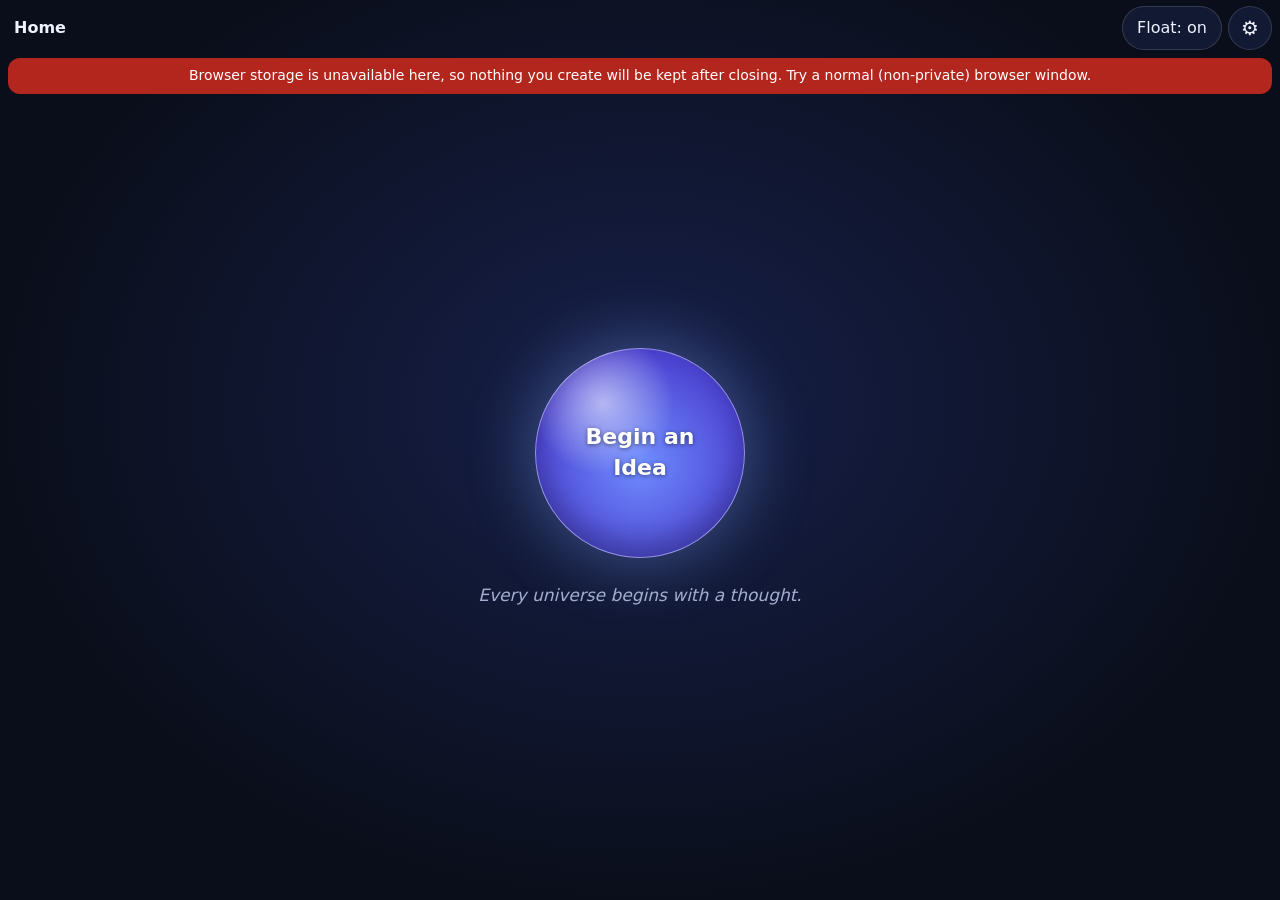
<file: original/stage1-backup.html>
<!doctype html>
<html lang='en' data-theme='dark'>
<head>
<meta charset='utf-8'>
<meta name='viewport' content='width=device-width,initial-scale=1,viewport-fit=cover,interactive-widget=resizes-content'>
<meta name='theme-color' content='#0a0e1a'>
<meta name='description' content='Bubble Mind - explore your ideas as floating bubbles.'>
<title>Bubble Mind</title>
<style>
:root{--bg:#0a0e1a;--bg2:#17204a;--fg:#eef2ff;--muted:#a3aed0;--panel:#151d3a;--line:rgba(255,255,255,.14);--accent:#7aa2ff}
[data-theme=light]{--bg:#f1f4ff;--bg2:#dfe6ff;--fg:#10162b;--muted:#4a5476;--panel:#ffffff;--line:rgba(0,0,0,.16);--accent:#3b5bdb}
*{box-sizing:border-box;-webkit-tap-highlight-color:transparent}
[hidden]{display:none!important}
html,body{margin:0;height:100%;overflow:hidden;overscroll-behavior:none;background:var(--bg);color:var(--fg);font:16px/1.4 system-ui,-apple-system,Segoe UI,Roboto,sans-serif}
body{-webkit-user-select:none;user-select:none;-webkit-touch-callout:none}
input,textarea{-webkit-user-select:text;user-select:text}
button{font:inherit;color:inherit;cursor:pointer}
#app{position:fixed;inset:0}
#main{position:absolute;inset:0;display:flex;flex-direction:column;padding:0 env(safe-area-inset-right) 0 env(safe-area-inset-left);background:radial-gradient(ellipse at 50% 45%,var(--bg2) 0,var(--bg) 72%)}
.top{display:flex;align-items:center;gap:6px;padding:calc(env(safe-area-inset-top) + 6px) 8px 6px;z-index:5}
#crumbs{flex:1;min-width:0;display:flex;align-items:center;gap:2px;overflow:hidden;white-space:nowrap}
.crumb{background:none;border:0;padding:10px 6px;min-height:44px;max-width:34vw;overflow:hidden;text-overflow:ellipsis;color:var(--muted);border-radius:10px;display:inline-block;line-height:24px}
.crumb.current{color:var(--fg);font-weight:600;cursor:default}
.sep{color:var(--muted);opacity:.6}
.icon,.pill{min-width:44px;min-height:44px;border:1px solid var(--line);background:color-mix(in srgb,var(--panel) 80%,transparent);border-radius:22px;padding:0 14px}
.icon{padding:0;font-size:20px}
.pill[aria-pressed=false]{opacity:.7}
.pill.small{min-height:40px;font-size:14px}
button:focus-visible,input:focus-visible,textarea:focus-visible,.bubble:focus-visible .bubble__inner,.core:focus-visible{outline:3px solid var(--accent);outline-offset:2px}
#stage{position:relative;flex:1;overflow:hidden;touch-action:none}
.layer{position:absolute;inset:0;touch-action:none;will-change:transform,opacity}
.layer.frozen{pointer-events:none}
.world{position:absolute;left:50%;top:50%;width:0;height:0;will-change:transform}
.links{position:absolute;left:0;top:0;overflow:visible;pointer-events:none}
.bubble{position:absolute;left:0;top:0;border-radius:50%;cursor:pointer;touch-action:none;will-change:transform}
.bubble__inner{position:relative;width:100%;height:100%;border-radius:50%;display:grid;place-items:center;padding:12%;text-align:center;background:radial-gradient(circle at 50% 55%,color-mix(in srgb,var(--c) 88%,#fff) 0,var(--c) 55%,color-mix(in srgb,var(--c) 78%,#000) 100%);border:1px solid rgba(255,255,255,.4);box-shadow:inset 0 -10px 20px rgba(0,0,0,.18),inset 0 8px 16px rgba(255,255,255,.3),0 8px 26px color-mix(in srgb,var(--c) 38%,transparent);transition:transform .16s ease,box-shadow .16s ease}
.bubble.pop .bubble__inner{animation:pop .5s cubic-bezier(.2,1.25,.4,1) backwards;animation-delay:var(--d,0ms)}
.bubble__inner::after{content:'';position:absolute;left:20%;top:12%;width:34%;height:20%;border-radius:50%;background:linear-gradient(rgba(255,255,255,.7),rgba(255,255,255,0));transform:rotate(-28deg);pointer-events:none}
@keyframes pop{from{transform:scale(.4);opacity:0}to{transform:scale(1);opacity:1}}
.bubble.is-pressed .bubble__inner{transform:scale(.93)}
.bubble.is-dragging .bubble__inner{transform:scale(1.07);box-shadow:inset 0 -10px 20px rgba(0,0,0,.18),inset 0 8px 16px rgba(255,255,255,.3),0 18px 40px rgba(0,0,0,.4)}
.bubble__label,.clamp{display:-webkit-box;-webkit-line-clamp:3;-webkit-box-orient:vertical;overflow:hidden;overflow-wrap:anywhere;line-height:1.15;pointer-events:none}
.bubble__label{font-size:var(--fs,16px);font-weight:650}
.bubble[data-tone=light] .bubble__label{color:#fff;text-shadow:0 1px 3px rgba(0,0,0,.5)}
.bubble[data-tone=dark] .bubble__label{color:#0b1020}
.core{position:absolute;left:-60px;top:-60px;width:120px;height:120px;border-radius:50%;display:grid;place-items:center;padding:16px;text-align:center;cursor:pointer;border:2px dashed color-mix(in srgb,var(--c) 70%,transparent);background:color-mix(in srgb,var(--c) 14%,transparent);color:var(--fg);font-size:14px;font-weight:600}
#empty{position:absolute;inset:0;display:flex;flex-direction:column;align-items:center;justify-content:center;gap:26px;pointer-events:none;z-index:2}
#begin{pointer-events:auto;width:min(210px,56vw);aspect-ratio:1;border-radius:50%;border:1px solid rgba(255,255,255,.4);padding:20px;font-size:22px;font-weight:700;color:#fff;text-shadow:0 1px 4px rgba(0,0,0,.5);background:radial-gradient(circle at 32% 26%,rgba(255,255,255,.55),transparent 34%),radial-gradient(circle at 50% 55%,#6f8dff,#4a3fd0 75%,#2a2a85);box-shadow:inset 0 -14px 28px rgba(0,0,0,.25),0 0 60px 8px rgba(122,162,255,.35);animation:bob 7s ease-in-out infinite,glow 4.5s ease-in-out infinite}
[data-float=off] #begin{animation:glow 4.5s ease-in-out infinite}
#begin.tap{animation:tap .32s ease-out}
@keyframes bob{50%{transform:translateY(-12px)}}
@keyframes glow{50%{box-shadow:inset 0 -14px 28px rgba(0,0,0,.25),0 0 84px 16px rgba(122,162,255,.5)}}
@keyframes tap{40%{transform:scale(.9)}100%{transform:scale(1.05)}}
.tagline{margin:0;color:var(--muted);font-size:17px;font-style:italic;text-align:center;padding:0 24px}
#ripple{position:absolute;display:none;border-radius:50%;pointer-events:none;z-index:3;background:radial-gradient(circle,transparent 55%,color-mix(in srgb,var(--c) 60%,transparent) 100%)}
#hint{position:absolute;left:50%;top:calc(50% + 100px);transform:translateX(-50%);margin:0;width:min(320px,80vw);text-align:center;color:var(--muted);pointer-events:none}
#status{position:absolute;left:50%;bottom:calc(14px + env(safe-area-inset-bottom));transform:translateX(-50%);font-size:13px;color:var(--muted);pointer-events:none;z-index:4}
#status.error{color:#ff8a8a;font-weight:600}
#recenter{position:absolute;left:12px;bottom:calc(12px + env(safe-area-inset-bottom));z-index:4}
.fab{position:absolute;right:calc(16px + env(safe-area-inset-right));bottom:calc(16px + env(safe-area-inset-bottom));width:60px;height:60px;border-radius:50%;border:1px solid rgba(255,255,255,.4);font-size:34px;line-height:1;color:#fff;background:radial-gradient(circle at 32% 26%,rgba(255,255,255,.5),transparent 40%),linear-gradient(135deg,#6f8dff,#5a43d6);box-shadow:0 8px 24px rgba(60,70,200,.5);z-index:6}
.fab:active{transform:scale(.94)}
#overlay .backdrop{position:fixed;inset:0;z-index:20;display:flex;align-items:center;justify-content:center;padding:16px;background:rgba(4,7,18,.55);-webkit-backdrop-filter:blur(5px);backdrop-filter:blur(5px);animation:fade .18s ease-out}
#overlay .backdrop.sheet{align-items:flex-end;padding:0}
.dialog{width:min(440px,100%);max-height:100%;overflow:auto;background:var(--panel);color:var(--fg);border:1px solid var(--line);border-radius:24px;padding:20px;box-shadow:0 20px 60px rgba(0,0,0,.45);animation:rise .22s ease-out}
.sheet .dialog{border-bottom-left-radius:0;border-bottom-right-radius:0;width:min(520px,100%);padding-bottom:calc(20px + env(safe-area-inset-bottom))}
.dialog h2{margin:0 0 12px;font-size:20px;overflow-wrap:anywhere}
@keyframes fade{from{opacity:0}}
@keyframes rise{from{opacity:0;transform:translateY(14px)}}
.field{display:block;margin:0 0 14px;border:0;padding:0;min-width:0}
.field>span,.field legend{display:block;font-size:13px;color:var(--muted);margin-bottom:6px;padding:0}
input[type=text],textarea{width:100%;font:inherit;font-size:16px;color:var(--fg);background:color-mix(in srgb,var(--fg) 8%,transparent);border:1px solid var(--line);border-radius:12px;padding:12px;min-height:48px}
textarea{resize:vertical}
.swatches{display:flex;flex-wrap:wrap;gap:10px}
.swatch{width:40px;height:40px;border-radius:50%;border:2px solid transparent;padding:0}
.swatch[aria-pressed=true]{border-color:var(--fg);box-shadow:inset 0 0 0 2px var(--panel)}
input.swatch.custom{background:none;border:2px solid var(--line);padding:2px}
.actions{display:flex;gap:10px;justify-content:flex-end;margin-top:8px}
.btn{min-height:46px;padding:0 20px;border-radius:23px;border:1px solid var(--line);background:transparent}
.btn.primary{background:linear-gradient(135deg,#6f8dff,#5a43d6);border-color:transparent;color:#fff;font-weight:600}
.btn.danger{background:#c43b3b;border-color:transparent;color:#fff;font-weight:600}
.btn:disabled{opacity:.5}
.err{color:#ff8a8a;min-height:1.2em;margin:0 0 6px;font-size:14px}
.menu{display:flex;flex-direction:column;gap:6px}
.menu .btn{text-align:left;border-radius:14px;width:100%}
.seg{display:flex;gap:6px;flex-wrap:wrap}
.seg .btn{padding:0 14px;min-height:44px}
.seg .btn[aria-pressed=true]{background:var(--accent);color:#fff;border-color:transparent}
.row{display:flex;align-items:center;justify-content:space-between;gap:12px;margin:0 0 14px}
.row input{width:26px;height:26px}
.note{font-size:13px;color:var(--muted);margin:0 0 12px}
#toast{position:fixed;left:50%;bottom:calc(92px + env(safe-area-inset-bottom));transform:translateX(-50%);z-index:30;max-width:min(92vw,460px)}
.toast{display:flex;align-items:center;gap:12px;background:var(--panel);border:1px solid var(--line);padding:10px 12px 10px 16px;border-radius:16px;box-shadow:0 10px 30px rgba(0,0,0,.4);animation:rise .2s ease-out}
.toast button{min-height:40px;padding:0 12px;border-radius:12px;border:0;background:transparent;color:var(--accent);font-weight:700}
#banner{position:fixed;left:8px;right:8px;top:calc(env(safe-area-inset-top) + 58px);z-index:40;background:#b3261e;color:#fff;padding:8px 12px;border-radius:12px;font-size:14px;text-align:center}
#selftest{position:fixed;inset:0;z-index:50;background:var(--bg);color:var(--fg);overflow:auto;padding:16px;font:14px/1.5 ui-monospace,Consolas,monospace;-webkit-user-select:text;user-select:text}
#selftest .pass{color:#5fd6a4}#selftest .fail{color:#ff8a8a;font-weight:700}
[data-motion=reduced] *,[data-motion=reduced] *::after{animation-duration:.01ms!important;animation-iteration-count:1!important;transition-duration:.01ms!important}
</style>
</head>
<body>
<div id='app'>
 <div id='main'>
  <header class='top'>
   <button id='backBtn' class='icon' aria-label='Back one level' hidden>&#8592;</button>
   <nav id='crumbs' aria-label='Breadcrumb'></nav>
   <button id='floatBtn' class='pill' type='button' aria-pressed='true'>Float: on</button>
   <button id='settingsBtn' class='icon' type='button' aria-label='Settings'>&#9881;</button>
  </header>
  <div id='stage'>
   <div id='ripple'></div>
   <div id='empty' hidden>
    <button id='begin' type='button'>Begin an Idea</button>
    <p class='tagline'>Every universe begins with a thought.</p>
   </div>
   <p id='hint' hidden>Nothing inside yet. Tap + to add the first idea.</p>
   <div id='status' role='status' aria-live='polite'></div>
   <button id='recenter' class='pill small' type='button' hidden>Recenter</button>
  </div>
  <button id='fab' class='fab' type='button' aria-label='New project'>+</button>
 </div>
 <div id='overlay'></div>
 <div id='toast' role='status' aria-live='polite'></div>
 <div id='banner' role='alert' hidden></div>
</div>
<script>
'use strict';
// <CORE>
const PALETTE=['#7aa2ff','#b58cff','#ff7eb6','#ff9f6b','#ffd166','#5fd6a4','#4fd1e8','#e86a6a'];
const DEFAULT_COLOUR=PALETTE[0];
const MAX_TITLE=200, BASE_RADIUS=46, HOME_SIZE=1.3, CORE_RADIUS=60;
const DEFAULT_SETTINGS={key:'app',theme:'dark',floatingEnabled:true,reducedMotion:'system'};

function newId(){
  const c=globalThis.crypto;
  if(c&&typeof c.randomUUID==='function')return c.randomUUID();
  return 'id-'+Date.now().toString(36)+'-'+Math.random().toString(36).slice(2,10);
}
function normaliseHex(input){
  const m=/^#?([0-9a-f]{3}|[0-9a-f]{6})$/i.exec(String(input||'').trim());
  if(!m)return null;
  let x=m[1].toLowerCase();
  if(x.length===3)x=x.split('').map(c=>c+c).join('');
  return '#'+x;
}
function channel(v){const s=v/255;return s<=0.03928?s/12.92:Math.pow((s+0.055)/1.055,2.4)}
function luminance(hex){
  const h=normaliseHex(hex)||DEFAULT_COLOUR;
  return 0.2126*channel(parseInt(h.slice(1,3),16))+0.7152*channel(parseInt(h.slice(3,5),16))+0.0722*channel(parseInt(h.slice(5,7),16));
}
function contrastWith(hex){const L=luminance(hex);return{white:1.05/(L+0.05),black:(L+0.05)/0.05}}
function readableTone(hex){const c=contrastWith(hex);return c.white>=c.black?'light':'dark'}
const radiusFor=size=>BASE_RADIUS*Math.min(2.2,Math.max(0.6,size||1));

// Deterministic outward spiral: first point that does not overlap any existing circle.
function findFreePosition(existing,r,gap=28){
  const golden=Math.PI*(3-Math.sqrt(5));
  for(let i=0;i<20000;i++){
    const d=70*Math.sqrt(i);
    const x=Math.round(d*Math.cos(i*golden)), y=Math.round(d*Math.sin(i*golden));
    let free=true;
    for(const c of existing){if(Math.hypot(c.x-x,c.y-y)<c.r+r+gap){free=false;break}}
    if(free)return{x,y};
  }
  return{x:existing.length*200,y:0};
}

function cleanTitle(t){const v=String(t==null?'':t).trim().slice(0,MAX_TITLE);if(!v)throw new Error('A title is required.');return v}
const cleanColour=c=>normaliseHex(c)||DEFAULT_COLOUR;
const cleanDesc=d=>String(d==null?'':d).trim().slice(0,5000);
const byCreated=(a,b)=>a.createdAt-b.createdAt||(a.id<b.id?-1:1);

// ---------- storage back-ends (same tiny interface) ----------
class MemoryStore{
  constructor(){this.t={projects:new Map(),bubbles:new Map(),settings:new Map()}}
  async get(t,id){const v=this.t[t].get(id);return v?structuredClone(v):undefined}
  async getAll(t){return[...this.t[t].values()].map(v=>structuredClone(v))}
  async getByIndex(t,idx,key){return(await this.getAll(t)).filter(v=>v[idx]===key)}
  async batch(ops){
    for(const o of ops)if(!this.t[o.t])throw new Error('Unknown table '+o.t);
    for(const o of ops)this.t[o.t].set(o.t==='settings'?o.v.key:o.v.id,structuredClone(o.v));
  }
  close(){}
}

class IdbStore{
  constructor(db){this.db=db}
  static open(name){
    return new Promise((res,rej)=>{
      if(typeof indexedDB==='undefined')return rej(new Error('IndexedDB is unavailable'));
      let r;
      try{r=indexedDB.open(name,1)}catch(e){return rej(e)}
      r.onupgradeneeded=()=>{
        const db=r.result;
        db.createObjectStore('projects',{keyPath:'id'});
        const b=db.createObjectStore('bubbles',{keyPath:'id'});
        b.createIndex('parentId','parentId');
        b.createIndex('projectId','projectId');
        db.createObjectStore('settings',{keyPath:'key'});
      };
      r.onsuccess=()=>{const db=r.result;db.onversionchange=()=>db.close();res(new IdbStore(db))};
      r.onerror=()=>rej(r.error||new Error('Could not open storage'));
      r.onblocked=()=>rej(new Error('Storage is blocked by another tab'));
    });
  }
  _req(t,mode,fn){
    return new Promise((res,rej)=>{
      const tx=this.db.transaction(t,mode);
      let out;
      const rq=fn(tx.objectStore(t));
      rq.onsuccess=()=>{out=rq.result};
      tx.oncomplete=()=>res(out);
      tx.onerror=()=>rej(tx.error);
      tx.onabort=()=>rej(tx.error||new Error('Storage transaction aborted'));
    });
  }
  get(t,id){return this._req(t,'readonly',s=>s.get(id))}
  getAll(t){return this._req(t,'readonly',s=>s.getAll())}
  getByIndex(t,idx,key){return this._req(t,'readonly',s=>s.index(idx).getAll(key))}
  // Resolves only after the transaction has committed, so 'saved' is honest.
  batch(ops){
    return new Promise((res,rej)=>{
      if(!ops.length)return res();
      const names=[...new Set(ops.map(o=>o.t))];
      const tx=this.db.transaction(names,'readwrite');
      for(const o of ops)tx.objectStore(o.t).put(o.v);
      tx.oncomplete=()=>res();
      tx.onerror=()=>rej(tx.error);
      tx.onabort=()=>rej(tx.error||new Error('Write aborted (storage may be full)'));
    });
  }
  close(){this.db.close()}
}

// ---------- repository: all integrity rules live here ----------
class Repo{
  constructor(store){this.s=store}

  async getSettings(){const v=await this.s.get('settings','app');return{...DEFAULT_SETTINGS,...(v||{})}}
  async saveSettings(v){await this.s.batch([{t:'settings',v:{...v,key:'app'}}])}

  async listProjects(){return(await this.s.getAll('projects')).filter(p=>!p.deletedAt).sort(byCreated)}
  async getProject(id){const p=await this.s.get('projects',id);if(!p||p.deletedAt)throw new Error('Project not found.');return p}

  async createProject(input){
    const title=cleanTitle(input.title);
    const now=Date.now();
    const circles=(await this.listProjects()).map(p=>({x:p.x,y:p.y,r:radiusFor(HOME_SIZE)}));
    const pos=findFreePosition(circles,radiusFor(HOME_SIZE));
    const projectId=newId(), rootId=newId(), colour=cleanColour(input.colour), description=cleanDesc(input.description);
    const root={id:rootId,projectId,parentId:null,title,description,colour,x:0,y:0,size:1,createdAt:now,updatedAt:now,deletedAt:null,metadata:{}};
    const project={id:projectId,title,description,colour,rootBubbleId:rootId,x:pos.x,y:pos.y,createdAt:now,updatedAt:now,deletedAt:null};
    await this.s.batch([{t:'bubbles',v:root},{t:'projects',v:project}]); // one atomic write
    return project;
  }
  async updateProject(id,input){
    const title=cleanTitle(input.title);
    const p=await this.getProject(id);
    const root=await this.s.get('bubbles',p.rootBubbleId);
    const patch={title,description:cleanDesc(input.description),colour:cleanColour(input.colour),updatedAt:Date.now()};
    const ops=[{t:'projects',v:{...p,...patch}}];
    if(root)ops.push({t:'bubbles',v:{...root,...patch}});
    await this.s.batch(ops);
  }
  async moveProject(id,x,y){const p=await this.getProject(id);await this.s.batch([{t:'projects',v:{...p,x,y,updatedAt:Date.now()}}])}
  async deleteProject(id){await this.getProject(id);return this._softDelete('projects',[id])}
  async countProjectBubbles(projectId){
    const all=(await this.s.getByIndex('bubbles','projectId',projectId)).filter(b=>!b.deletedAt);
    return Math.max(0,all.length-1); // the hidden root is not counted
  }

  async getBubble(id){const b=await this.s.get('bubbles',id);if(!b||b.deletedAt)throw new Error('Bubble not found.');return b}
  async getBubbles(ids){return Promise.all(ids.map(id=>this.getBubble(id)))}
  async listChildren(parentId){return(await this.s.getByIndex('bubbles','parentId',parentId)).filter(b=>!b.deletedAt).sort(byCreated)}

  async createBubble(parentId,input){
    const title=cleanTitle(input.title);
    const parent=await this.getBubble(parentId);
    const sibs=await this.listChildren(parentId);
    const obstacles=[{x:0,y:0,r:CORE_RADIUS},...sibs.map(s=>({x:s.x,y:s.y,r:radiusFor(s.size)}))];
    const pos=findFreePosition(obstacles,radiusFor(1));
    const now=Date.now();
    const b={id:newId(),projectId:parent.projectId,parentId,title,description:cleanDesc(input.description),colour:cleanColour(input.colour),x:pos.x,y:pos.y,size:1,createdAt:now,updatedAt:now,deletedAt:null,metadata:{}};
    await this.s.batch([{t:'bubbles',v:b}]);
    return b;
  }
  async updateBubble(id,input){
    const title=cleanTitle(input.title);
    const b=await this.getBubble(id);
    await this.s.batch([{t:'bubbles',v:{...b,title,description:cleanDesc(input.description),colour:cleanColour(input.colour),updatedAt:Date.now()}}]);
  }
  async moveBubble(id,x,y){const b=await this.getBubble(id);await this.s.batch([{t:'bubbles',v:{...b,x,y,updatedAt:Date.now()}}])}

  // Active descendants, cycle-safe, one read per project.
  async descendantIds(id){
    const b=await this.s.get('bubbles',id);
    if(!b)return[];
    const all=(await this.s.getByIndex('bubbles','projectId',b.projectId)).filter(x=>!x.deletedAt);
    const kids=new Map();
    for(const x of all){if(x.parentId){if(!kids.has(x.parentId))kids.set(x.parentId,[]);kids.get(x.parentId).push(x.id)}}
    const out=[], seen=new Set([id]);
    let frontier=[id];
    while(frontier.length){
      const next=[];
      for(const f of frontier)for(const k of(kids.get(f)||[])){if(!seen.has(k)){seen.add(k);out.push(k);next.push(k)}}
      frontier=next;
    }
    return out;
  }
  async countDescendants(id){return(await this.descendantIds(id)).length}
  async deleteBubble(id){
    const b=await this.getBubble(id);
    if(b.parentId===null)throw new Error('A project root cannot be deleted this way. Delete the project instead.');
    return this._softDelete('bubbles',[id,...(await this.descendantIds(id))]);
  }

  // Soft delete: nothing is erased. Each operation gets its own id so undo restores exactly what it removed.
  async _softDelete(t,ids){
    const opId=newId(), stamp=Date.now(), ops=[];
    for(const id of ids){const o=await this.s.get(t,id);if(o&&!o.deletedAt)ops.push({t,v:{...o,deletedAt:stamp,deletedBy:opId}})}
    await this.s.batch(ops);
    return{t,ids:ops.map(o=>o.v.id),opId};
  }
  async restore(rec){
    const ops=[];
    for(const id of rec.ids){const o=await this.s.get(rec.t,id);if(o&&o.deletedBy===rec.opId)ops.push({t:rec.t,v:{...o,deletedAt:null,deletedBy:null}})}
    await this.s.batch(ops);
  }

  // A navigation path is valid only if it is an unbroken, active parent chain from a live project root.
  async validatePath(path){
    if(!Array.isArray(path))return false;
    if(!path.length)return true;
    if(path.some(p=>typeof p!=='string'))return false;
    const bs=await Promise.all(path.map(id=>this.s.get('bubbles',id)));
    for(let i=0;i<bs.length;i++){
      const b=bs[i];
      if(!b||b.deletedAt)return false;
      if(i===0?b.parentId!==null:b.parentId!==path[i-1])return false;
    }
    const p=await this.s.get('projects',bs[0].projectId);
    return !!p&&!p.deletedAt&&p.rootBubbleId===path[0];
  }
}
// </CORE>

// <TESTS>
// Runs in the browser at index.html#selftest, and in Node (MemoryStore only).
async function runSelfTests(){
  const results=[];
  const t=async(name,fn)=>{
    try{const d=await fn();results.push({name,ok:true,detail:d||''})}
    catch(e){results.push({name,ok:false,detail:String(e&&e.message||e)})}
  };
  const ok=(c,m)=>{if(!c)throw new Error(m||'assertion failed')};
  const eq=(a,b,m)=>{if(JSON.stringify(a)!==JSON.stringify(b))throw new Error((m||'eq')+': expected '+JSON.stringify(b)+' got '+JSON.stringify(a))};
  const rejects=async(p,m)=>{let threw=false;try{await p}catch(e){threw=true}if(!threw)throw new Error(m||'expected a rejection')};
  const fresh=()=>new Repo(new MemoryStore());
  const inp=(title,colour)=>({title,description:'',colour:colour||'#7aa2ff'});

  await t('normaliseHex accepts 3/6 digits, rejects junk',()=>{
    eq(normaliseHex('#ABC'),'#aabbcc');eq(normaliseHex('7aa2ff'),'#7aa2ff');eq(normaliseHex('xyz'),null);eq(normaliseHex(''),null);
  });
  await t('every palette colour has a readable label colour (>=4.5:1)',()=>{
    for(const c of PALETTE){const k=contrastWith(c);const best=readableTone(c)==='light'?k.white:k.black;ok(best>=4.5,c+' contrast '+best.toFixed(2))}
  });
  await t('findFreePosition: 200 placements never overlap',()=>{
    const cs=[];
    for(let i=0;i<200;i++){const p=findFreePosition(cs,46);cs.push({x:p.x,y:p.y,r:46})}
    for(let i=0;i<cs.length;i++)for(let j=i+1;j<cs.length;j++)ok(Math.hypot(cs[i].x-cs[j].x,cs[i].y-cs[j].y)>=92+28-1,'overlap '+i+','+j);
  });
  await t('first run: no projects, default settings',async()=>{
    const r=fresh();eq(await r.listProjects(),[]);const s=await r.getSettings();eq([s.theme,s.floatingEnabled],['dark',true]);
  });
  await t('createProject saves project + root bubble',async()=>{
    const r=fresh();const p=await r.createProject({title:'  Atlas  ',description:' d ',colour:'#ff7eb6'});
    eq((await r.listProjects()).length,1);eq(p.title,'Atlas');
    const root=await r.getBubble(p.rootBubbleId);eq([root.parentId,root.projectId,root.title],[null,p.id,'Atlas']);
  });
  await t('validation: empty title rejected, long title cut, bad colour defaulted',async()=>{
    const r=fresh();await rejects(r.createProject({title:'   '}));
    eq((await r.listProjects()).length,0,'failed create must not leave data');
    const p=await r.createProject({title:'x'.repeat(500),colour:'nope'});eq(p.title.length,MAX_TITLE);eq(p.colour,DEFAULT_COLOUR);
  });
  await t('updateProject keeps root bubble in sync',async()=>{
    const r=fresh();const p=await r.createProject(inp('A'));await r.updateProject(p.id,{title:'B',description:'z',colour:'#ffd166'});
    const root=await r.getBubble(p.rootBubbleId);eq([root.title,root.colour,root.description],['B','#ffd166','z']);
  });
  await t('12 levels deep: path validates; broken / foreign paths rejected',async()=>{
    const r=fresh();const p=await r.createProject(inp('Deep'));const path=[p.rootBubbleId];
    for(let i=0;i<12;i++){const b=await r.createBubble(path[path.length-1],inp('L'+i));path.push(b.id)}
    eq(path.length,13);ok(await r.validatePath(path),'valid path');
    ok(!(await r.validatePath([path[0],path[2]])),'skipped level');
    ok(!(await r.validatePath([path[1]])),'does not start at a root');
    ok(!(await r.validatePath([path[0],'missing'])),'missing id');
    ok(!(await r.validatePath('x')),'not an array');
    const q=await r.createProject(inp('Other'));ok(!(await r.validatePath([q.rootBubbleId,path[1]])),'cross-project');
  });
  await t('30 children never overlap each other or the centre',async()=>{
    const r=fresh();const p=await r.createProject(inp('P'));
    for(let i=0;i<30;i++)await r.createBubble(p.rootBubbleId,inp('c'+i));
    const k=await r.listChildren(p.rootBubbleId);eq(k.length,30);
    for(let i=0;i<k.length;i++){ok(Math.hypot(k[i].x,k[i].y)>=CORE_RADIUS+46,'centre '+i);for(let j=i+1;j<k.length;j++)ok(Math.hypot(k[i].x-k[j].x,k[i].y-k[j].y)>=92,'pair '+i+','+j)}
  });
  await t('moveBubble / moveProject persist',async()=>{
    const r=fresh();const p=await r.createProject(inp('P'));const b=await r.createBubble(p.rootBubbleId,inp('c'));
    await r.moveBubble(b.id,123,-45);await r.moveProject(p.id,7,9);
    const k=(await r.listChildren(p.rootBubbleId))[0];eq([k.x,k.y],[123,-45]);const q=(await r.listProjects())[0];eq([q.x,q.y],[7,9]);
  });
  await t('delete hides subtree; undo restores it exactly',async()=>{
    const r=fresh();const p=await r.createProject(inp('P'));const a=await r.createBubble(p.rootBubbleId,inp('a'));
    const b=await r.createBubble(a.id,inp('b'));await r.createBubble(b.id,inp('c'));
    eq(await r.countDescendants(a.id),2);const rec=await r.deleteBubble(a.id);eq(rec.ids.length,3);
    eq((await r.listChildren(p.rootBubbleId)).length,0);ok(!(await r.validatePath([p.rootBubbleId,a.id])));
    await r.restore(rec);eq((await r.listChildren(p.rootBubbleId)).length,1);eq(await r.countDescendants(a.id),2);
  });
  await t('undo of a parent does not resurrect a child deleted earlier',async()=>{
    const r=fresh();const p=await r.createProject(inp('P'));const a=await r.createBubble(p.rootBubbleId,inp('a'));
    const c1=await r.createBubble(a.id,inp('c1'));await r.createBubble(a.id,inp('c2'));
    await r.deleteBubble(c1.id);const rec=await r.deleteBubble(a.id);await r.restore(rec);
    const kids=await r.listChildren(a.id);eq(kids.map(k=>k.title),['c2']);
  });
  await t('project root cannot be deleted as a bubble',async()=>{
    const r=fresh();const p=await r.createProject(inp('P'));await rejects(r.deleteBubble(p.rootBubbleId));
  });
  await t('project delete / undo; deleted project invalidates paths',async()=>{
    const r=fresh();const p=await r.createProject(inp('P'));await r.createBubble(p.rootBubbleId,inp('x'));
    eq(await r.countProjectBubbles(p.id),1);const rec=await r.deleteProject(p.id);
    eq((await r.listProjects()).length,0);ok(!(await r.validatePath([p.rootBubbleId])));
    await r.restore(rec);eq((await r.listProjects()).length,1);ok(await r.validatePath([p.rootBubbleId]));
  });
  await t('descendantIds terminates on a corrupt parent cycle',async()=>{
    const store=new MemoryStore();const r=new Repo(store);const p=await r.createProject(inp('P'));
    const a=await r.createBubble(p.rootBubbleId,inp('a'));const b=await r.createBubble(a.id,inp('b'));
    await store.batch([{t:'bubbles',v:{...a,parentId:b.id}}]);
    const d=await r.descendantIds(a.id);ok(d.length<=2,'bounded');
  });
  await t('updateBubble on a missing id rejects',async()=>{await rejects(fresh().updateBubble('nope',inp('x')))});
  await t('settings round-trip',async()=>{
    const r=fresh();await r.saveSettings({...DEFAULT_SETTINGS,theme:'light',floatingEnabled:false});
    const s=await r.getSettings();eq([s.theme,s.floatingEnabled],['light',false]);
  });
  await t('data survives a new Repo on the same store',async()=>{
    const st=new MemoryStore();const p=await new Repo(st).createProject(inp('Keep'));
    eq((await new Repo(st).listProjects())[0].id,p.id);
  });
  await t('speed: create 150 siblings in one level',async()=>{
    const r=fresh();const p=await r.createProject(inp('P'));const t0=Date.now();
    for(let i=0;i<150;i++)await r.createBubble(p.rootBubbleId,inp('n'+i));
    const ms=Date.now()-t0;eq((await r.listChildren(p.rootBubbleId)).length,150);return ms+' ms';
  });
  if(typeof indexedDB!=='undefined'){
    await t('REAL IndexedDB: data persists after closing and reopening',async()=>{
      const name='bm-selftest-'+newId();
      try{
        const s1=await IdbStore.open(name);const r1=new Repo(s1);
        const p=await r1.createProject(inp('Persisted'));const b=await r1.createBubble(p.rootBubbleId,inp('child'));
        await r1.moveBubble(b.id,55,66);await r1.saveSettings({...DEFAULT_SETTINGS,theme:'light'});s1.close();
        const s2=await IdbStore.open(name);const r2=new Repo(s2);
        const ps=await r2.listProjects();eq(ps.length,1);eq(ps[0].title,'Persisted');
        const k=await r2.listChildren(p.rootBubbleId);eq([k[0].title,k[0].x,k[0].y],['child',55,66]);
        eq((await r2.getSettings()).theme,'light');
        const rec=await r2.deleteBubble(b.id);eq((await r2.listChildren(p.rootBubbleId)).length,0);await r2.restore(rec);
        eq((await r2.listChildren(p.rootBubbleId)).length,1);ok(await r2.validatePath([p.rootBubbleId,b.id]));
        s2.close();
      }finally{indexedDB.deleteDatabase(name)}
    });
  }
  return results;
}
// </TESTS>

// <WORKSPACE>
const SVGNS='http://www.w3.org/2000/svg';
const TAP_SLOP=8, LONG_PRESS_MS=550, K_MIN=.25, K_MAX=3;
const DEFAULT_CAMERA={x:0,y:0,k:1};
const clampK=k=>Math.min(K_MAX,Math.max(K_MIN,k));
function h(tag,attrs,...kids){
  const e=document.createElement(tag);
  for(const k in(attrs||{})){
    const v=attrs[k];if(v==null||v===false)continue;
    if(k==='class')e.className=v;
    else if(k.startsWith('on'))e.addEventListener(k.slice(2),v);
    else e.setAttribute(k,v===true?'':String(v));
  }
  for(const c of kids.flat())if(c!=null)e.append(c);
  return e;
}
function hashStr(s){let x=2166136261;for(let i=0;i<s.length;i++){x^=s.charCodeAt(i);x=Math.imul(x,16777619)}return x>>>0}
// Drift amplitude (<=9px per axis) is smaller than half the 28px layout gap, so neighbours cannot collide.
function driftFor(id){const x=hashStr(id),f=s=>((x>>>s)%100)/100;return{ax:5+f(0)*4,ay:5+f(8)*4,wx:.35+f(16)*.2,wy:.3+f(4)*.2,px:f(12)*6.28,py:f(20)*6.28}}

// One zoomable/pannable level of bubbles. Position, drift and camera are written straight to the DOM (no re-render per frame).
class Workspace{
  constructor(o){
    this.o=o;this.cam={...o.camera};this.floating=!!o.floating;this.frozen=false;this.raf=0;
    this.els=new Map();this.lines=new Map();this.pos=new Map();this.rad=new Map();this.dr=new Map();this.items=[];
    this.dragging=null;this.ptrs=new Map();
    this.g={mode:'idle',id:'',sx:0,sy:0,bx:0,by:0,moved:false,long:false,timer:0,cam0:null,d0:1,k0:1,pw:null,onCore:false};
    this.svg=document.createElementNS(SVGNS,'svg');
    this.svg.setAttribute('class','links');this.svg.setAttribute('width','1');this.svg.setAttribute('height','1');this.svg.setAttribute('aria-hidden','true');
    this.world=h('div',{class:'world'},this.svg);
    this.root=h('div',{class:'layer'},this.world);
    this._loop=now=>{this.placeAll(now/1000,true);this.raf=requestAnimationFrame(this._loop)};
    if(o.showCore){
      this.core=h('div',{class:'core',role:'button',tabindex:'0','data-core':'1',onkeydown:e=>{
        if(this.frozen)return;
        if(e.key==='Enter'||e.key===' '){e.preventDefault();this.o.onCore&&this.o.onCore()}
      }},h('span',{class:'clamp'}));
      this.world.append(this.core);this.setCore(o.coreTitle,o.coreColour);
    }
    const r=this.root;
    r.addEventListener('pointerdown',e=>this.down(e));
    r.addEventListener('pointermove',e=>this.move(e));
    r.addEventListener('pointerup',e=>this.up(e));
    r.addEventListener('pointercancel',e=>this.up(e));
    r.addEventListener('contextmenu',e=>{
      e.preventDefault();if(this.frozen)return;
      const t=e.target.closest&&e.target.closest('[data-bubble-id]');
      if(t)this.o.onMenu(t.dataset.bubbleId);
    });
    r.addEventListener('wheel',e=>{
      if(this.frozen)return;e.preventDefault();
      const p=this.rel(e.clientX,e.clientY),c=this.cam,nk=clampK(c.k*Math.exp(-e.deltaY*.0015));
      const pw={x:(p.x-c.x)/c.k,y:(p.y-c.y)/c.k};
      this.cam={k:nk,x:p.x-nk*pw.x,y:p.y-nk*pw.y};this.applyCam();this.emitCam();
    },{passive:false});
    this.applyCam();this.setItems(o.items);this.syncMotion();
  }
  rel(cx,cy){const b=this.root.getBoundingClientRect();return{x:cx-(b.left+b.width/2),y:cy-(b.top+b.height/2)}}
  applyCam(){const c=this.cam;this.world.style.transform='translate3d('+c.x+'px,'+c.y+'px,0) scale('+c.k+')'}
  emitCam(){this.o.onCamera&&this.o.onCamera({...this.cam})}
  resetView(){this.cam={...DEFAULT_CAMERA};this.applyCam();this.emitCam()}
  setCore(title,colour){
    if(!this.core)return;
    this.core.style.setProperty('--c',colour||DEFAULT_COLOUR);
    this.core.firstChild.textContent=title||'';
    this.core.setAttribute('aria-label','Edit '+(title||'this bubble'));
  }
  setFloating(f){if(this.floating!==f){this.floating=f;this.syncMotion()}}
  freeze(){this.frozen=true;this.root.classList.add('frozen');this.stopLoop();this.cancelGesture()}
  stopLoop(){if(this.raf){cancelAnimationFrame(this.raf);this.raf=0}}
  syncMotion(){
    this.stopLoop();if(this.frozen)return;
    if(this.floating&&typeof requestAnimationFrame==='function')this.raf=requestAnimationFrame(this._loop);
    else this.placeAll(0,false);
  }
  destroy(){this.stopLoop();window.clearTimeout(this.g.timer);this.root.remove()}

  setItems(items){
    this.items=items;const ids=new Set(items.map(i=>i.id));
    for(const id of[...this.els.keys()])if(!ids.has(id)){
      this.els.get(id).remove();this.els.delete(id);this.pos.delete(id);this.rad.delete(id);this.dr.delete(id);
      const ln=this.lines.get(id);if(ln){ln.remove();this.lines.delete(id)}
    }
    items.forEach((it,idx)=>{
      const r=radiusFor(it.size),len=it.title.length,fs=Math.max(11,r*(len<=8?.32:len<=16?.26:.21));
      let el=this.els.get(it.id);
      if(!el){
        el=h('div',{class:'bubble pop',role:'button',tabindex:'0','data-bubble-id':it.id,'aria-keyshortcuts':'Enter M',
          onkeydown:e=>this.key(e,it.id),ondragstart:e=>e.preventDefault()},
          h('div',{class:'bubble__inner',style:'--d:'+Math.min(100+idx*25,500)+'ms'},h('span',{class:'bubble__label'})));
        this.els.set(it.id,el);this.world.append(el);
        el.firstChild.addEventListener('animationend',()=>el.classList.remove('pop'),{once:true});
        this.dr.set(it.id,driftFor(it.id));
        if(this.o.showCore){
          const ln=document.createElementNS(SVGNS,'line');
          ln.setAttribute('x1','0');ln.setAttribute('y1','0');ln.setAttribute('stroke-opacity','.4');
          ln.setAttribute('stroke-width','1.5');ln.setAttribute('stroke-linecap','round');
          this.svg.append(ln);this.lines.set(it.id,ln);
        }
      }
      el.style.width=el.style.height=(r*2)+'px';
      el.style.setProperty('--c',it.colour);el.style.setProperty('--fs',fs+'px');
      el.dataset.tone=readableTone(it.colour);
      el.setAttribute('aria-label','Open '+it.title);
      const lab=el.firstChild.firstChild;lab.textContent=it.title;lab.title=it.title;
      const ln=this.lines.get(it.id);if(ln)ln.setAttribute('stroke',it.colour);
      this.rad.set(it.id,r);
      if(this.dragging!==it.id)this.pos.set(it.id,{x:it.x,y:it.y});
      el.tabIndex=this.frozen?-1:0;
    });
    this.placeAll(typeof performance!=='undefined'?performance.now()/1000:0,this.floating&&!this.frozen);
  }
  placeOne(id,t,drift){
    const p=this.pos.get(id),el=this.els.get(id);if(!p||!el)return;
    const r=this.rad.get(id)||46;let x=p.x,y=p.y;
    if(drift&&this.dragging!==id){const d=this.dr.get(id);if(d){x+=d.ax*Math.sin(d.wx*t+d.px);y+=d.ay*Math.sin(d.wy*t+d.py)}}
    el.style.transform='translate3d('+(x-r).toFixed(2)+'px,'+(y-r).toFixed(2)+'px,0)';
    const ln=this.lines.get(id);if(ln){ln.setAttribute('x2',x.toFixed(2));ln.setAttribute('y2',y.toFixed(2))}
  }
  placeAll(t,drift){for(const id of this.pos.keys())this.placeOne(id,t,drift)}

  key(e,id){
    if(this.frozen)return;
    if(e.key==='Enter'||e.key===' '){e.preventDefault();this.o.onOpen(id)}
    else if(e.key==='ContextMenu'||e.key==='F2'||(e.shiftKey&&e.key==='F10')||e.key.toLowerCase()==='m'){e.preventDefault();this.o.onMenu(id)}
  }

  // ----- gestures: tap opens, drag moves a bubble, empty drag pans, two fingers pinch, long-press opens the menu -----
  endBubble(commit){
    const g=this.g;window.clearTimeout(g.timer);
    const el=this.els.get(g.id);if(el)el.classList.remove('is-pressed','is-dragging');
    if(commit&&g.moved){const p=this.pos.get(g.id);if(p)this.o.onMove(g.id,Math.round(p.x),Math.round(p.y))}
    this.dragging=null;
  }
  cancelGesture(){if(this.g.mode==='bubble')this.endBubble(false);this.g.mode='idle';this.ptrs.clear()}
  down(e){
    if(this.frozen)return;
    if(e.pointerType==='mouse'&&e.button!==0)return;
    try{this.root.setPointerCapture(e.pointerId)}catch(_){}
    this.ptrs.set(e.pointerId,{x:e.clientX,y:e.clientY});
    const g=this.g,cam=this.cam;
    if(this.ptrs.size===2){
      if(g.mode==='bubble')this.endBubble(g.moved);
      const[a,b]=[...this.ptrs.values()];
      g.mode='pinch';g.d0=Math.hypot(a.x-b.x,a.y-b.y)||1;g.k0=cam.k;
      const m=this.rel((a.x+b.x)/2,(a.y+b.y)/2);g.pw={x:(m.x-cam.x)/cam.k,y:(m.y-cam.y)/cam.k};
      return;
    }
    if(this.ptrs.size>2)return;
    g.sx=e.clientX;g.sy=e.clientY;g.moved=false;g.long=false;g.cam0={...cam};g.onCore=false;
    const t=e.target.closest&&e.target.closest('[data-bubble-id]');
    if(t){
      const id=t.dataset.bubbleId,p=this.pos.get(id);
      g.mode='bubble';g.id=id;g.bx=p?p.x:0;g.by=p?p.y:0;t.classList.add('is-pressed');
      g.timer=window.setTimeout(()=>{
        if(g.mode==='bubble'&&!g.moved){g.long=true;try{navigator.vibrate&&navigator.vibrate(15)}catch(_){}this.o.onMenu(id)}
      },LONG_PRESS_MS);
    }else{
      g.mode='pan';g.onCore=!!(e.target.closest&&e.target.closest('[data-core]'));
    }
  }
  move(e){
    const q=this.ptrs.get(e.pointerId);if(!q)return;
    q.x=e.clientX;q.y=e.clientY;const g=this.g;
    const dx=e.clientX-g.sx,dy=e.clientY-g.sy;
    if(g.mode==='bubble'){
      if(!g.moved&&Math.hypot(dx,dy)>TAP_SLOP){
        g.moved=true;window.clearTimeout(g.timer);this.dragging=g.id;
        const el=this.els.get(g.id);if(el)el.classList.add('is-dragging');
      }
      if(g.moved){const k=this.cam.k;this.pos.set(g.id,{x:g.bx+dx/k,y:g.by+dy/k});this.placeOne(g.id,0,false)}
    }else if(g.mode==='pan'){
      if(!g.moved&&Math.hypot(dx,dy)>TAP_SLOP)g.moved=true;
      if(g.moved||!g.onCore){this.cam={...this.cam,x:g.cam0.x+dx,y:g.cam0.y+dy};this.applyCam()}
    }else if(g.mode==='pinch'&&this.ptrs.size>=2){
      const[a,b]=[...this.ptrs.values()];
      const nk=clampK(g.k0*(Math.hypot(a.x-b.x,a.y-b.y)/g.d0)),m=this.rel((a.x+b.x)/2,(a.y+b.y)/2);
      this.cam={k:nk,x:m.x-nk*g.pw.x,y:m.y-nk*g.pw.y};this.applyCam();
    }
  }
  up(e){
    if(!this.ptrs.delete(e.pointerId))return;
    const g=this.g;
    if(g.mode==='bubble'){
      const id=g.id,tap=!g.moved&&!g.long&&e.type==='pointerup';
      this.endBubble(true);g.mode='idle';
      if(tap)this.o.onOpen(id);
    }else if(g.mode==='pan'){
      g.mode='idle';
      if(g.onCore&&!g.moved&&e.type==='pointerup'&&this.o.onCore)this.o.onCore();
      else if(g.moved||!g.onCore)this.emitCam();
    }else if(g.mode==='pinch'){
      this.emitCam();
      if(this.ptrs.size===0)g.mode='idle';
    }
  }
}
// </WORKSPACE>

// <APP>
const $=s=>document.querySelector(s);
const AUTO_FLOAT_LIMIT=150;
const S={repo:null,settings:{...DEFAULT_SETTINGS},view:null,ws:null,cams:new Map(),trans:null,navToken:0,uid:0,ignorePop:false,overlay:null,toastTimer:0,statusTimer:0,memoryOnly:false};
const camKey=p=>p.length?p[p.length-1]:'home';
const samePath=(a,b)=>a.length===b.length&&a.every((v,i)=>v===b[i]);
const isPrefix=(a,b)=>a.length<=b.length&&a.every((v,i)=>b[i]===v);
function reduced(){
  const s=S.settings.reducedMotion;
  if(s==='on')return true;if(s==='off')return false;
  return !!(window.matchMedia&&window.matchMedia('(prefers-reduced-motion: reduce)').matches);
}
const effFloat=v=>S.settings.floatingEnabled&&!reduced()&&v.items.length<=AUTO_FLOAT_LIMIT;

// ---------- data -> view ----------
async function loadView(path){
  if(!path.length){
    const ps=await S.repo.listProjects();
    return{uid:++S.uid,path,title:'Home',colour:DEFAULT_COLOUR,crumbs:[],
      items:ps.map(p=>({id:p.id,openId:p.rootBubbleId,title:p.title,description:p.description,colour:p.colour,x:p.x,y:p.y,size:HOME_SIZE}))};
  }
  const bs=await S.repo.getBubbles(path),tip=bs[bs.length-1],kids=await S.repo.listChildren(tip.id);
  return{uid:++S.uid,path,title:tip.title,colour:tip.colour,crumbs:bs.map(b=>b.title),
    items:kids.map(b=>({id:b.id,openId:b.id,title:b.title,description:b.description,colour:b.colour,x:b.x,y:b.y,size:b.size}))};
}
async function reloadView(){
  const cur=S.view;if(!cur)return;
  let f;try{f=await loadView(cur.path)}catch(e){console.error(e);return}
  if(S.view!==cur)return;
  S.view=f;S.ws.setItems(f.items);S.ws.setCore(f.title,f.colour);S.ws.setFloating(effFloat(f));renderChrome();
}
// Runs a storage write and reports honestly: 'Saved' only after the transaction committed.
async function run(fn,quiet){
  window.clearTimeout(S.statusTimer);setStatus('Saving\u2026');
  try{
    const value=await fn();
    setStatus(S.memoryOnly?'Not stored (temporary mode)':'Saved \u2713');
    S.statusTimer=window.setTimeout(()=>setStatus(''),2500);
    return{ok:true,value};
  }catch(error){
    console.error(error);setStatus('Save failed',true);
    if(!quiet)toast('Could not save: '+(error&&error.message||'unknown error'));
    try{await reloadView()}catch(_){}
    return{ok:false,error};
  }
}
function setStatus(t,err){const s=$('#status');s.textContent=t;s.className=err?'error':''}
function toast(text,actionLabel,onAction,ms){
  const box=$('#toast');window.clearTimeout(S.toastTimer);box.textContent='';
  const t=h('div',{class:'toast'},h('span',{},text));
  if(actionLabel)t.append(h('button',{type:'button',onclick:()=>{box.textContent='';window.clearTimeout(S.toastTimer);onAction&&onAction()}},actionLabel));
  box.append(t);S.toastTimer=window.setTimeout(()=>{box.textContent=''},ms||(actionLabel?9000:4500));
}

// ---------- chrome (header, breadcrumbs, empty state, buttons) ----------
function renderChrome(){
  const v=S.view,depth=v.path.length,labels=['Home',...v.crumbs],nav=$('#crumbs');
  nav.textContent='';
  const crumb=d=>h('button',{type:'button',class:'crumb',title:labels[d],onclick:()=>jumpTo(d)},labels[d]);
  const sep=()=>h('span',{class:'sep','aria-hidden':'true'},'/');
  if(labels.length<=3){
    labels.forEach((l,i)=>{
      if(i===labels.length-1)nav.append(h('span',{class:'crumb current','aria-current':'page',title:l},l));
      else nav.append(crumb(i),sep());
    });
  }else{
    nav.append(crumb(0),sep(),h('button',{type:'button',class:'crumb','aria-label':'Show all levels',onclick:openLevelList},'\u2026'),sep(),
      h('span',{class:'crumb current','aria-current':'page',title:labels[depth]},labels[depth]));
  }
  $('#backBtn').hidden=depth===0;
  const fb=$('#floatBtn'),on=S.settings.floatingEnabled;
  fb.textContent='Float: '+(on?'on':'off');fb.setAttribute('aria-pressed',String(on));
  document.body.dataset.float=on&&!reduced()?'on':'off';
  const emptyHome=depth===0&&v.items.length===0;
  $('#empty').hidden=!emptyHome;
  $('#hint').hidden=!(depth>0&&v.items.length===0);
  $('#fab').hidden=emptyHome;
  $('#fab').setAttribute('aria-label',depth===0?'New project':'New bubble inside '+v.title);
  updateRecenter();
}
function updateRecenter(){
  const c=S.ws&&S.ws.cam;
  $('#recenter').hidden=!c||(Math.abs(c.x)<2&&Math.abs(c.y)<2&&Math.abs(c.k-1)<.01);
}
function openLevelList(){
  const v=S.view,labels=['Home',...v.crumbs];
  openOverlay('Go to level','sheet',true,(box,close)=>{
    const list=h('div',{class:'menu'});
    labels.forEach((l,d)=>{
      const last=d===labels.length-1;
      list.append(h('button',{type:'button',class:'btn',disabled:last,onclick:()=>{close();jumpTo(d)}},'\u00a0'.repeat(d*2)+(d?'\u21b3 ':'')+l+(last?'  (here)':'')));
    });
    box.append(list);
  });
}

// ---------- navigation ----------
function viewPos(item,cam){
  const r=$('#stage').getBoundingClientRect();
  return{W:r.width||innerWidth,H:r.height||innerHeight,x:(r.width||innerWidth)/2+cam.x+item.x*cam.k,y:(r.height||innerHeight)/2+cam.y+item.y*cam.k,r:Math.max(20,radiusFor(item.size)*cam.k)};
}
function computeOrigin(kind,cur,next){
  const r=$('#stage').getBoundingClientRect(),W=r.width||innerWidth,H=r.height||innerHeight;
  const fb={x:W/2,y:H/2,r:60,colour:DEFAULT_COLOUR,W,H};
  let item,cam;
  if(kind==='enter'){item=cur.items.find(i=>i.openId===next.path[next.path.length-1]);cam=S.ws?S.ws.cam:DEFAULT_CAMERA}
  else if(kind==='back'){item=next.items.find(i=>i.openId===cur.path[cur.path.length-1]);cam=S.cams.get(camKey(next.path))||DEFAULT_CAMERA}
  if(!item)return fb;
  const p=viewPos(item,cam);return{x:p.x,y:p.y,r:p.r,colour:item.colour,W:p.W,H:p.H};
}
async function navigate(newPath,push){
  const cur=S.view;if(!cur||samePath(cur.path,newPath))return;
  const token=++S.navToken;let next;
  try{next=await loadView(newPath)}catch(e){console.error(e);toast('That bubble could not be opened.');return}
  if(token!==S.navToken)return;
  finishTransition();
  if(push)history.pushState({bm:1,path:newPath},'');
  const kind=newPath.length>cur.path.length&&isPrefix(cur.path,newPath)?'enter':newPath.length<cur.path.length&&isPrefix(newPath,cur.path)?'back':'swap';
  const origin=computeOrigin(kind,cur,next),oldWs=S.ws;
  oldWs.freeze();
  S.cams.set(camKey(cur.path),{...oldWs.cam});
  S.view=next;S.ws=mountWorkspace(next);
  renderChrome();setStatus('');
  runTransition(kind,origin,oldWs,S.ws);
}
function mountWorkspace(v){
  const key=camKey(v.path);
  const ws=new Workspace({
    items:v.items,showCore:v.path.length>0,coreTitle:v.title,coreColour:v.colour,
    camera:S.cams.get(key)||DEFAULT_CAMERA,floating:effFloat(v),
    onOpen:openItem,onMenu:openItemMenu,onMove:onMoveItem,onCore:openCoreMenu,
    onCamera:c=>{S.cams.set(key,c);updateRecenter()}
  });
  $('#stage').insertBefore(ws.root,$('#ripple'));
  return ws;
}
function runTransition(kind,o,oldWs,newWs){
  const leaveEl=oldWs.root,enterEl=newWs.root,rip=$('#ripple');
  S.trans={oldWs,newWs,anims:[],timer:0};
  if(typeof enterEl.animate!=='function'){finishTransition();return}
  const opt=(d,delay,ease)=>({duration:d,delay:delay||0,easing:ease||'cubic-bezier(.5,0,.2,1)',fill:'both'});
  const A=S.trans.anims;
  if(reduced()||kind==='swap'){
    A.push(leaveEl.animate([{opacity:1},{opacity:0}],opt(130)),enterEl.animate([{opacity:0},{opacity:1}],opt(170)));
  }else if(kind==='enter'){
    leaveEl.style.transformOrigin=o.x+'px '+o.y+'px';enterEl.style.transformOrigin='50% 50%';
    A.push(leaveEl.animate([{transform:'scale(1)',opacity:1},{transform:'scale(3.4)',opacity:0}],opt(720,0,'cubic-bezier(.55,0,.35,1)')));
    A.push(enterEl.animate([{transform:'scale(.55)',opacity:0},{transform:'scale(1)',opacity:1}],opt(620,200,'cubic-bezier(.2,.7,.2,1)')));
    const far=Math.hypot(Math.max(o.x,o.W-o.x),Math.max(o.y,o.H-o.y));
    rip.style.cssText='display:block;left:'+(o.x-o.r)+'px;top:'+(o.y-o.r)+'px;width:'+(o.r*2)+'px;height:'+(o.r*2)+'px;--c:'+o.colour;
    A.push(rip.animate([{transform:'scale(1)',opacity:.75},{transform:'scale('+(far/o.r*1.15)+')',opacity:0}],opt(760,0,'cubic-bezier(.4,0,.2,1)')));
  }else{
    leaveEl.style.transformOrigin='50% 50%';enterEl.style.transformOrigin=o.x+'px '+o.y+'px';
    A.push(leaveEl.animate([{transform:'scale(1)',opacity:1},{transform:'scale(.45)',opacity:0}],opt(560,0,'cubic-bezier(.5,0,.8,.4)')));
    A.push(enterEl.animate([{transform:'scale(2.6)',opacity:0},{transform:'scale(1)',opacity:1}],opt(620,60,'cubic-bezier(.2,.7,.2,1)')));
  }
  const t=S.trans;
  Promise.all(A.map(a=>a.finished)).then(()=>{if(S.trans===t)finishTransition()},()=>{});
  t.timer=window.setTimeout(()=>{if(S.trans===t)finishTransition()},1400);
}
function finishTransition(){
  const t=S.trans;if(!t)return;S.trans=null;window.clearTimeout(t.timer);
  for(const a of t.anims){try{a.cancel()}catch(_){}}
  t.oldWs.destroy();t.newWs.root.style.transformOrigin='';
  $('#ripple').style.display='none';
}

function openItem(id){
  const cur=S.view;if(!cur||S.overlay)return;
  const it=cur.items.find(i=>i.id===id);if(!it)return;
  navigate([...cur.path,it.openId],true);
}
function jumpTo(depth){
  const cur=S.view;if(!cur||depth>=cur.path.length||depth<0)return;
  const target=cur.path.slice(0,depth);
  history.go(-(cur.path.length-depth));
  window.setTimeout(()=>{ // fallback if the browser history did not cooperate
    if(S.view===cur){history.replaceState({bm:1,path:target},'');navigate(target,false)}
  },450);
}
const goBack=()=>{if(S.view&&S.view.path.length)jumpTo(S.view.path.length-1)};

async function onPopState(e){
  if(S.ignorePop){S.ignorePop=false;return}
  if(S.overlay){closeOverlay();S.ignorePop=true;history.go(1);return} // Back closes a dialog first
  const st=e.state;
  if(st&&st.sentinel){history.back();return} // Back from Home leaves the app
  let path=st&&Array.isArray(st.path)?st.path:[];
  if(!(await S.repo.validatePath(path))){path=[];history.replaceState({bm:1,path:[]},'')}
  navigate(path,false);
}
async function onMoveItem(id,x,y){
  const v=S.view,home=v.path.length===0,it=v.items.find(i=>i.id===id);
  if(it){it.x=x;it.y=y}
  await run(()=>home?S.repo.moveProject(id,x,y):S.repo.moveBubble(id,x,y));
}
// </APP>

// <DIALOGS>
function openOverlay(title,variant,dismiss,build){
  closeOverlay();
  const prev=document.activeElement;
  const bd=h('div',{class:'backdrop '+(variant==='sheet'?'sheet':'')});
  const box=h('div',{class:'dialog',role:'dialog','aria-modal':'true','aria-label':title,tabindex:'-1'},h('h2',{},title));
  bd.append(box);$('#overlay').append(bd);
  const focusables=()=>[...box.querySelectorAll('button,input,textarea,[tabindex]:not([tabindex="-1"])')].filter(e=>!e.disabled);
  const onKey=e=>{
    if(e.key==='Escape'){e.preventDefault();e.stopImmediatePropagation();closeOverlay();return}
    if(e.key!=='Tab')return;
    const f=focusables();if(!f.length)return;
    const first=f[0],last=f[f.length-1];
    if(e.shiftKey&&document.activeElement===first){e.preventDefault();last.focus()}
    else if(!e.shiftKey&&document.activeElement===last){e.preventDefault();first.focus()}
  };
  document.addEventListener('keydown',onKey,true);
  if(dismiss)bd.addEventListener('pointerdown',e=>{if(e.target===bd)closeOverlay()});
  S.overlay={bd,onKey,prev};
  build(box,closeOverlay);
  (box.querySelector('[data-autofocus]')||focusables()[0]||box).focus();
}
function closeOverlay(){
  const o=S.overlay;if(!o)return;S.overlay=null;
  document.removeEventListener('keydown',o.onKey,true);o.bd.remove();
  try{o.prev&&o.prev.focus&&o.prev.focus()}catch(_){}
}

function itemForm(box,o){
  let colour=normaliseHex(o.initial.colour)||DEFAULT_COLOUR;
  const title=h('input',{type:'text','data-autofocus':'',maxlength:MAX_TITLE,autocomplete:'off',value:o.initial.title||'','aria-label':'Title'});
  const desc=h('textarea',{rows:'3','aria-label':'Description'});desc.value=o.initial.description||'';
  const err=h('p',{class:'err',role:'alert'});
  const sw=h('div',{class:'swatches'});
  const custom=h('input',{type:'color',class:'swatch custom','aria-label':'Custom colour',value:colour});
  const refresh=()=>{
    sw.querySelectorAll('button').forEach(b=>b.setAttribute('aria-pressed',String(b.dataset.c===colour)));
    custom.value=colour;
  };
  PALETTE.forEach(c=>sw.append(h('button',{type:'button',class:'swatch','data-c':c,'aria-label':'Colour '+c,style:'background:'+c,onclick:()=>{colour=c;refresh()}})));
  custom.addEventListener('input',()=>{colour=normaliseHex(custom.value)||colour;refresh()});
  sw.append(custom);
  const submit=h('button',{type:'submit',class:'btn primary'},o.submitLabel);
  const sync=()=>{submit.disabled=!title.value.trim()};
  title.addEventListener('input',sync);sync();
  let busy=false;
  const form=h('form',{novalidate:'',onsubmit:async e=>{
    e.preventDefault();if(busy||!title.value.trim())return;
    busy=true;submit.disabled=true;err.textContent='';
    try{await o.onSubmit({title:title.value.trim(),description:desc.value.trim(),colour});o.close()}
    catch(ex){err.textContent=ex&&ex.message||'Something went wrong.';busy=false;sync()}
  }},
    h('label',{class:'field'},h('span',{},'Title'),title),
    h('label',{class:'field'},h('span',{},'Description (optional)'),desc),
    h('fieldset',{class:'field'},h('legend',{},'Colour'),sw),err,
    h('div',{class:'actions'},h('button',{type:'button',class:'btn',onclick:o.close},'Cancel'),submit));
  refresh();box.append(form);
}

function openCreate(){
  const v=S.view,home=v.path.length===0;
  openOverlay(home?'New project':'New bubble','modal',false,(box,close)=>{
    itemForm(box,{initial:{colour:PALETTE[v.items.length%PALETTE.length]},submitLabel:'Create',close,onSubmit:async val=>{
      const r=await run(()=>home?S.repo.createProject(val):S.repo.createBubble(v.path[v.path.length-1],val),true);
      if(!r.ok)throw r.error;
      if(home&&navigator.storage&&navigator.storage.persist)navigator.storage.persist().catch(()=>{});
      await reloadView();
    }});
  });
}
function openEdit(item,asProjectId){
  const home=S.view.path.length===0;
  openOverlay(home||asProjectId?'Edit project':'Edit bubble','modal',false,(box,close)=>{
    itemForm(box,{initial:item,submitLabel:'Save',close,onSubmit:async val=>{
      const r=await run(()=>asProjectId?S.repo.updateProject(asProjectId,val):home?S.repo.updateProject(item.id,val):S.repo.updateBubble(item.id,val),true);
      if(!r.ok)throw r.error;
      await reloadView();
    }});
  });
}
function openItemMenu(id){
  const item=S.view&&S.view.items.find(i=>i.id===id);if(!item||S.overlay)return;
  openOverlay(item.title,'sheet',true,(box,close)=>{
    box.append(h('div',{class:'menu'},
      h('button',{type:'button',class:'btn',onclick:()=>{close();openItem(id)}},'Open'),
      h('button',{type:'button',class:'btn',onclick:()=>{close();openEdit(item)}},'Rename / edit / colour'),
      h('button',{type:'button',class:'btn',onclick:()=>{close();openDelete(item)}},'Delete\u2026'),
      h('button',{type:'button',class:'btn',onclick:close},'Close')));
  });
}
async function openCoreMenu(){
  const v=S.view;if(!v||S.overlay||!v.path.length)return;
  try{
    const b=await S.repo.getBubble(v.path[v.path.length-1]);
    openEdit({id:b.id,title:b.title,description:b.description,colour:b.colour},b.parentId===null?b.projectId:null);
  }catch(e){toast('Could not open this bubble.')}
}
async function openDelete(item){
  const home=S.view.path.length===0;let n=0;
  try{n=home?await S.repo.countProjectBubbles(item.id):await S.repo.countDescendants(item.id)}catch(_){}
  openOverlay(home?'Delete project?':'Delete bubble?','modal',false,(box,close)=>{
    box.append(
      h('p',{},'\u201C'+item.title+'\u201D '+(n?'contains '+n+' bubble'+(n===1?'':'s')+' that will be removed along with it.':'has nothing inside it.')),
      h('p',{class:'note'},'Nothing is erased immediately, and you can tap Undo straight after. A Trash screen for later recovery arrives in Stage 2.'),
      h('div',{class:'actions'},h('button',{type:'button',class:'btn',onclick:close,'data-autofocus':''},'Cancel'),
        h('button',{type:'button',class:'btn danger',onclick:async()=>{
          close();
          const r=await run(()=>home?S.repo.deleteProject(item.id):S.repo.deleteBubble(item.id));
          if(!r.ok)return;
          await reloadView();
          toast('Deleted \u201C'+item.title+'\u201D','Undo',async()=>{
            const u=await run(()=>S.repo.restore(r.value));
            if(u.ok){await reloadView();toast('Restored')}
          },10000);
        }},'Delete')));
  });
}

// ---------- settings ----------
function applyTheme(){
  const mq=window.matchMedia&&window.matchMedia('(prefers-color-scheme: light)');
  let t=S.settings.theme;if(t==='system')t=mq&&mq.matches?'light':'dark';
  document.documentElement.dataset.theme=t;
  const m=document.querySelector('meta[name=theme-color]');if(m)m.setAttribute('content',t==='light'?'#f1f4ff':'#0a0e1a');
}
function applySettings(){
  applyTheme();document.documentElement.dataset.motion=reduced()?'reduced':'full';
  if(S.view){S.ws.setFloating(effFloat(S.view));renderChrome()}
}
async function changeSettings(patch){
  S.settings={...S.settings,...patch};applySettings();
  await run(()=>S.repo.saveSettings(S.settings));
}
function openSettings(){
  openOverlay('Settings','sheet',true,(box,close)=>{
    const seg=(label,opts,key,hint)=>{
      const wrap=h('div',{class:'seg'});
      const paint=()=>wrap.querySelectorAll('button').forEach(b=>b.setAttribute('aria-pressed',String(b.dataset.v===S.settings[key])));
      opts.forEach(([v,l])=>wrap.append(h('button',{type:'button',class:'btn','data-v':v,onclick:async()=>{await changeSettings({[key]:v});paint()}},l)));
      paint();
      return h('fieldset',{class:'field'},h('legend',{},label),wrap,hint?h('p',{class:'note'},hint):null);
    };
    const sw=h('input',{type:'checkbox',role:'switch','aria-label':'Floating bubbles'});sw.checked=S.settings.floatingEnabled;
    sw.addEventListener('change',()=>changeSettings({floatingEnabled:sw.checked}));
    box.append(
      seg('Theme',[['dark','Dark'],['light','Light'],['system','System']],'theme'),
      seg('Reduced motion',[['system','Follow device'],['on','Always'],['off','Never']],'reducedMotion','Reduced motion stops floating and replaces the travel animation with a quick fade.'),
      h('label',{class:'row'},h('span',{},'Floating bubbles'),sw),
      h('p',{class:'note'},'Your ideas are stored only in this browser on this device. Clearing browser data or a storage clean-up can erase them. Backup export is planned for Stage 4 and is not available yet.'),
      h('div',{class:'actions'},
        h('button',{type:'button',class:'btn',onclick:()=>{close();showSelfTests()}},'Run self-test'),
        h('button',{type:'button',class:'btn primary',onclick:close},'Done')));
  });
}
async function showSelfTests(){
  const box=h('div',{id:'selftest'},h('h2',{},'Bubble Mind self-test'),h('p',{},'Running\u2026'));
  document.body.append(box);
  const res=await runSelfTests(),failed=res.filter(r=>!r.ok).length;
  box.textContent='';
  box.append(h('h2',{},'Bubble Mind self-test'),h('p',{class:failed?'fail':'pass'},res.length+' checks, '+failed+' failed'),
    ...res.map(r=>h('div',{class:r.ok?'pass':'fail'},(r.ok?'PASS ':'FAIL ')+r.name+(r.detail?' \u2014 '+r.detail:''))),
    h('p',{},h('button',{type:'button',class:'btn primary',onclick:()=>{box.remove();if(location.hash==='#selftest')history.replaceState(history.state,'',location.pathname+location.search)}},'Close')));
}
function showBanner(text){const b=$('#banner');b.textContent=text;b.hidden=false}
// </DIALOGS>

// <INIT>
async function init(){
  try{
    try{S.repo=new Repo(await IdbStore.open('bubble-mind'))}
    catch(e){
      console.error(e);S.memoryOnly=true;S.repo=new Repo(new MemoryStore());
      showBanner('Browser storage is unavailable here, so nothing you create will be kept after closing. Try a normal (non-private) browser window.');
    }
    try{S.settings=await S.repo.getSettings()}catch(e){console.error(e)}
    applyTheme();document.documentElement.dataset.motion=reduced()?'reduced':'full';
    let path=[];const st=history.state;
    if(st&&st.bm&&Array.isArray(st.path)){
      if(await S.repo.validatePath(st.path))path=st.path;else history.replaceState({bm:1,path:[]},'');
    }else if(st&&st.bm&&st.sentinel){history.pushState({bm:1,path:[]},'')}
    else{history.replaceState({bm:1,sentinel:true},'');history.pushState({bm:1,path:[]},'')}
    S.view=await loadView(path);S.ws=mountWorkspace(S.view);renderChrome();

    window.addEventListener('popstate',onPopState);
    $('#begin').addEventListener('click',()=>{
      const b=$('#begin');b.classList.remove('tap');void b.offsetWidth;b.classList.add('tap');
      window.setTimeout(()=>{if(!S.overlay)openCreate()},200);
    });
    $('#fab').addEventListener('click',()=>{if(!S.overlay)openCreate()});
    $('#backBtn').addEventListener('click',goBack);
    $('#floatBtn').addEventListener('click',()=>changeSettings({floatingEnabled:!S.settings.floatingEnabled}));
    $('#settingsBtn').addEventListener('click',()=>{if(!S.overlay)openSettings()});
    $('#recenter').addEventListener('click',()=>S.ws.resetView());
    document.addEventListener('keydown',e=>{
      if(e.key!=='Escape'||S.overlay||e.defaultPrevented)return;
      const t=e.target;if(t&&/^(INPUT|TEXTAREA)$/.test(t.tagName))return;
      goBack();
    });
    if(window.matchMedia){
      for(const q of['(prefers-color-scheme: light)','(prefers-reduced-motion: reduce)']){
        const mq=window.matchMedia(q);if(mq.addEventListener)mq.addEventListener('change',applySettings);
      }
    }
    // Every write is committed to IndexedDB before the UI says 'Saved', so there is nothing to flush on close.
    window.__bm={S};
    if(location.hash==='#selftest')showSelfTests();
  }catch(err){
    console.error(err);
    showBanner('Bubble Mind could not start: '+(err&&err.message||err)+'. Your stored data has not been touched.');
  }
}
if(typeof document!=='undefined'&&document.getElementById('app'))init();
// </INIT>
</script>
</body>
</html>
</file>
<file: stage5/story-studio.css>
/* Stage 5: dedicated full-screen AI chat, independent from the bubble map */
.overlay:has(.unified-dialog){inset:0!important;padding:0!important;margin:0!important;background:#080f22!important;align-items:stretch!important;justify-content:stretch!important}
.overlay .dialog.unified-dialog{position:fixed!important;inset:0!important;width:100vw!important;max-width:none!important;height:100dvh!important;max-height:none!important;border:0!important;border-radius:0!important;margin:0!important;padding:0!important;box-sizing:border-box!important;background:linear-gradient(160deg,#111e38,#081224 68%)!important;color:#eef4ff!important;display:flex!important;flex-direction:column!important;gap:0!important;overflow:hidden!important}
.unified-dialog>.unified-app-toolbar{height:56px;min-height:56px;box-sizing:border-box;display:flex;align-items:center;justify-content:space-between;gap:8px;padding:8px 14px;border-bottom:1px solid #8fa4cd4f;background:#152541;flex:none}
.unified-app-toolbar strong{font-size:17px;letter-spacing:-.3px}
.unified-app-toolbar button{min-height:36px;padding:7px 12px;font-size:12px}
.unified-dialog>h2,.unified-dialog>.dialog-sub{display:none}
.unified-dialog>.unified-settings{margin:9px 14px 0;max-height:40dvh;overflow:auto;flex:none;z-index:3}
.unified-dialog>.unified-history{flex:1 1 auto;min-height:0;max-height:none!important;border:0;border-radius:0;background:none;margin:0;padding:20px clamp(13px,7vw,100px);gap:16px;overflow:auto;overscroll-behavior:contain}
.unified-dialog>.unified-history .unified-message{max-width:min(86%,780px);font-size:14px;padding:12px 15px;line-height:1.7}
.unified-dialog>.unified-work{flex:0 1 auto;max-height:50dvh;overflow:auto;margin:0 clamp(12px,7vw,100px)}
.unified-dialog>.unified-work:empty{display:none}
.unified-dialog>textarea.unified-input{margin:8px clamp(12px,7vw,100px) 0;width:calc(100% - 2*clamp(12px,7vw,100px));max-height:140px;min-height:65px;flex:none}
.unified-dialog>input.unified-file{margin:7px clamp(12px,7vw,100px) 0;width:calc(100% - 2*clamp(12px,7vw,100px));flex:none}
.unified-dialog>.unified-help,.unified-dialog>.unified-send-note,.unified-dialog>.unified-status{margin:5px clamp(12px,7vw,100px);flex:none;font-size:11px;line-height:1.45}
.unified-dialog>.unified-send-note{color:#a5bad8}
.unified-dialog>.unified-buttons{padding:6px clamp(12px,7vw,100px);flex:none}
.unified-dialog>.unified-buttons button{min-height:38px}
.unified-dialog>.unified-options{padding:0 clamp(12px,7vw,100px) 8px;flex:none}
.unified-remember{display:flex;align-items:center;gap:8px;font-size:13px;color:#e9f3ff;margin:8px 0}
.unified-remember input{accent-color:#9cbcf2}
.unified-security{font-size:11px;line-height:1.55;color:#c9c2ae;margin:8px 0}
.unified-send-note{font-size:11px;color:#a9bfdf}
@media(max-width:760px){
 .unified-dialog>.unified-app-toolbar{height:50px;min-height:50px;padding:6px 9px}
 .unified-app-toolbar button{padding:6px 8px;min-height:36px}
 .unified-dialog>.unified-history{padding:12px 9px;gap:11px}
 .unified-dialog>.unified-history .unified-message{max-width:94%;font-size:13px;padding:10px 12px}
 .unified-dialog>.unified-settings{margin:6px 8px 0}
 .unified-dialog>.unified-work{margin:0 8px;max-height:40dvh}
 .unified-dialog>textarea.unified-input{margin:5px 8px 0;width:calc(100% - 16px);min-height:60px}
 .unified-dialog>input.unified-file{margin:4px 8px 0;width:calc(100% - 16px);font-size:11px}
 .unified-dialog>.unified-help,.unified-dialog>.unified-send-note,.unified-dialog>.unified-status{margin:3px 8px;font-size:10px}
 .unified-dialog>.unified-buttons{padding:4px 8px}
 .unified-dialog>.unified-buttons button{flex:1 1 auto;font-size:11px;padding:6px 8px}
 .unified-dialog>.unified-options{padding:2px 8px 5px}
}
</file>
<file: stage5/openrouter-model-picker.css>
/* Stage 5 OpenRouter model discovery */
.or-model-picker{display:grid;gap:8px;min-width:0;margin:8px 0 12px;padding:10px;border:1px solid #8299c46b;border-radius:11px;background:#1424408c}
.or-model-buttons{display:flex;flex-wrap:wrap;gap:7px}
.or-model-buttons button{font-size:12px;min-height:36px}
.or-model-buttons button:disabled{opacity:.5;cursor:wait}
.or-model-status,.or-model-details{margin:0;font-size:12px;line-height:1.5;color:#b6cbed;overflow-wrap:anywhere}
.or-model-filters{display:flex;gap:10px;align-items:center;flex-wrap:wrap}
.or-model-filters[hidden],.or-model-select[hidden],.or-model-details[hidden]{display:none!important}
.or-model-search{flex:1 1 160px;box-sizing:border-box;min-width:0;min-height:37px;border-radius:8px;background:#0a1830;color:#eef4ff;border:1px solid #829bcc8f;padding:8px 10px;font:13px system-ui,sans-serif}
.or-model-free{display:flex;align-items:center;gap:6px;font-size:12px;color:#d7e6ff;white-space:nowrap}
.or-model-free input{accent-color:#9cbaff}
.or-model-select{box-sizing:border-box;display:block;max-width:100%;width:100%;min-height:42px;border-radius:9px;padding:8px;background:#10203c;color:#eef5ff;border:1px solid #849dd09e;font:13px system-ui,sans-serif}
@media(max-width:600px){.or-model-buttons button{flex:1}.or-model-filters{align-items:stretch}}
</file>
